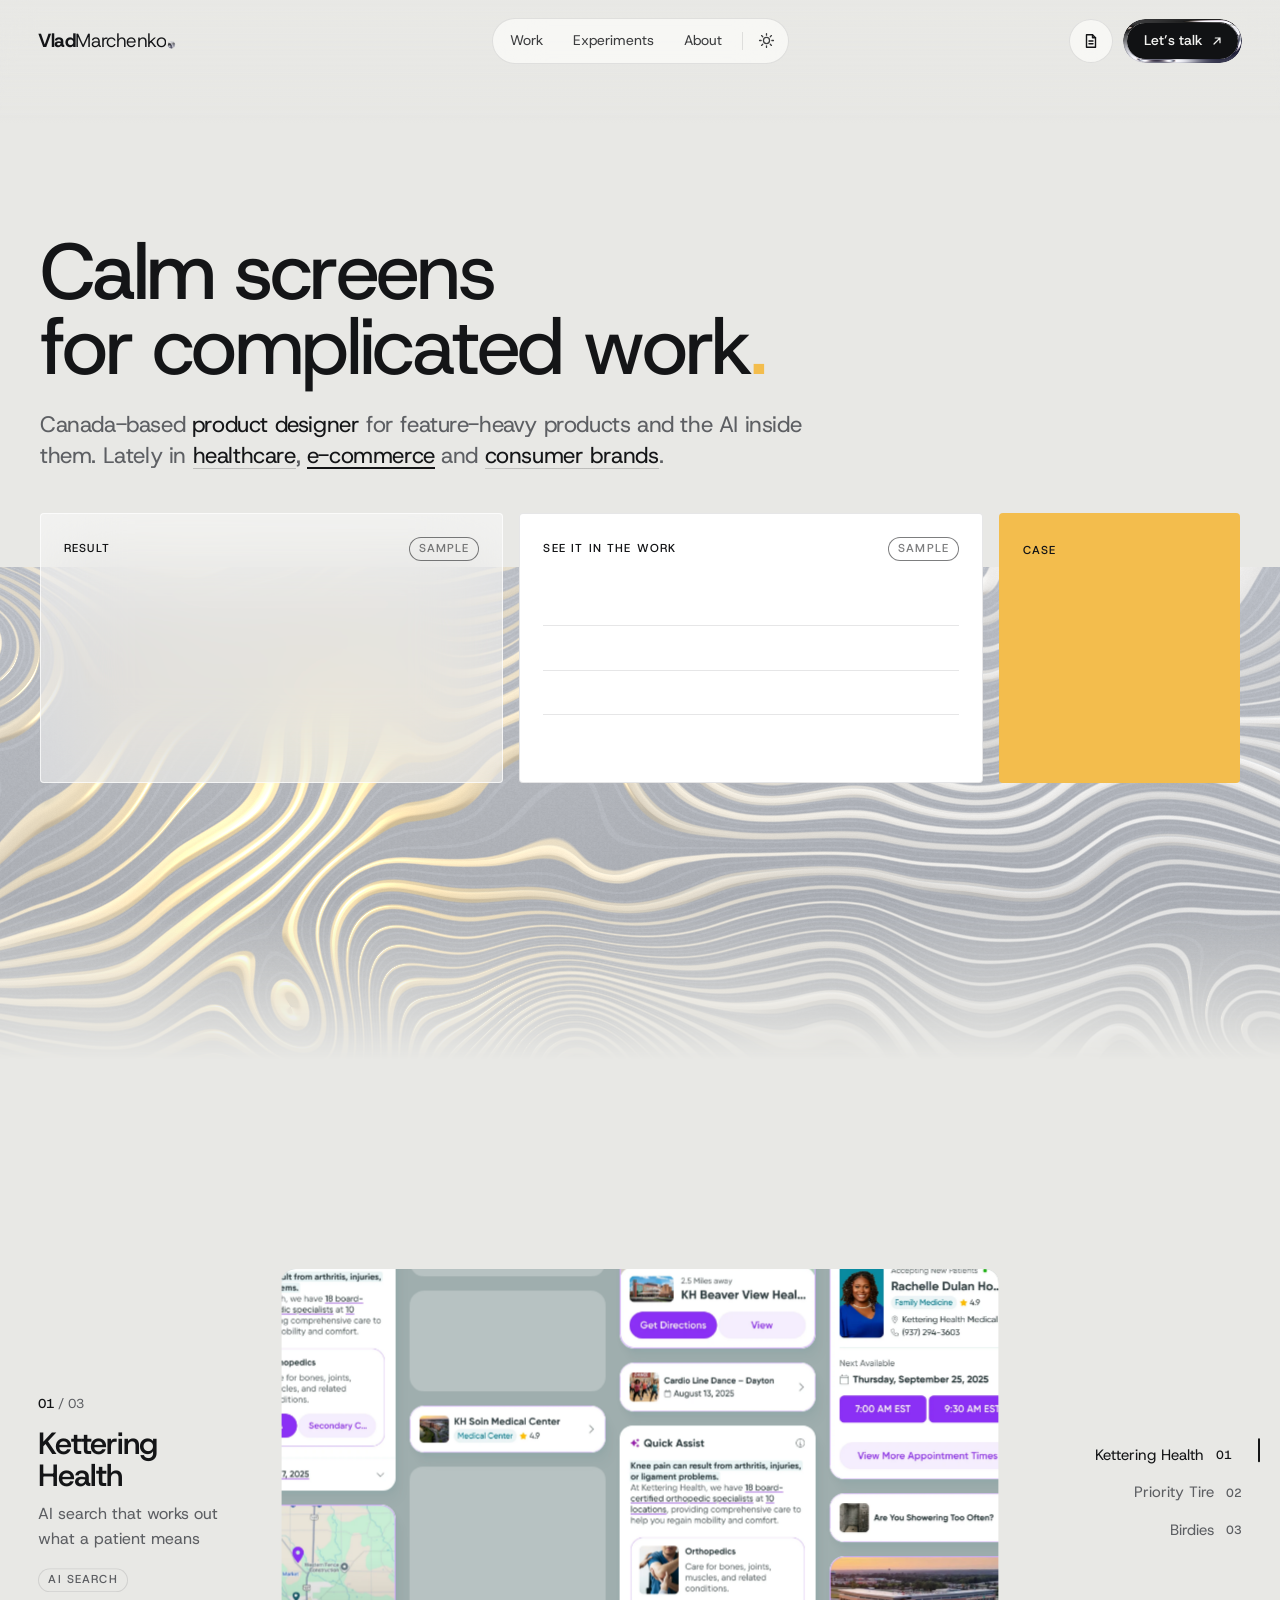
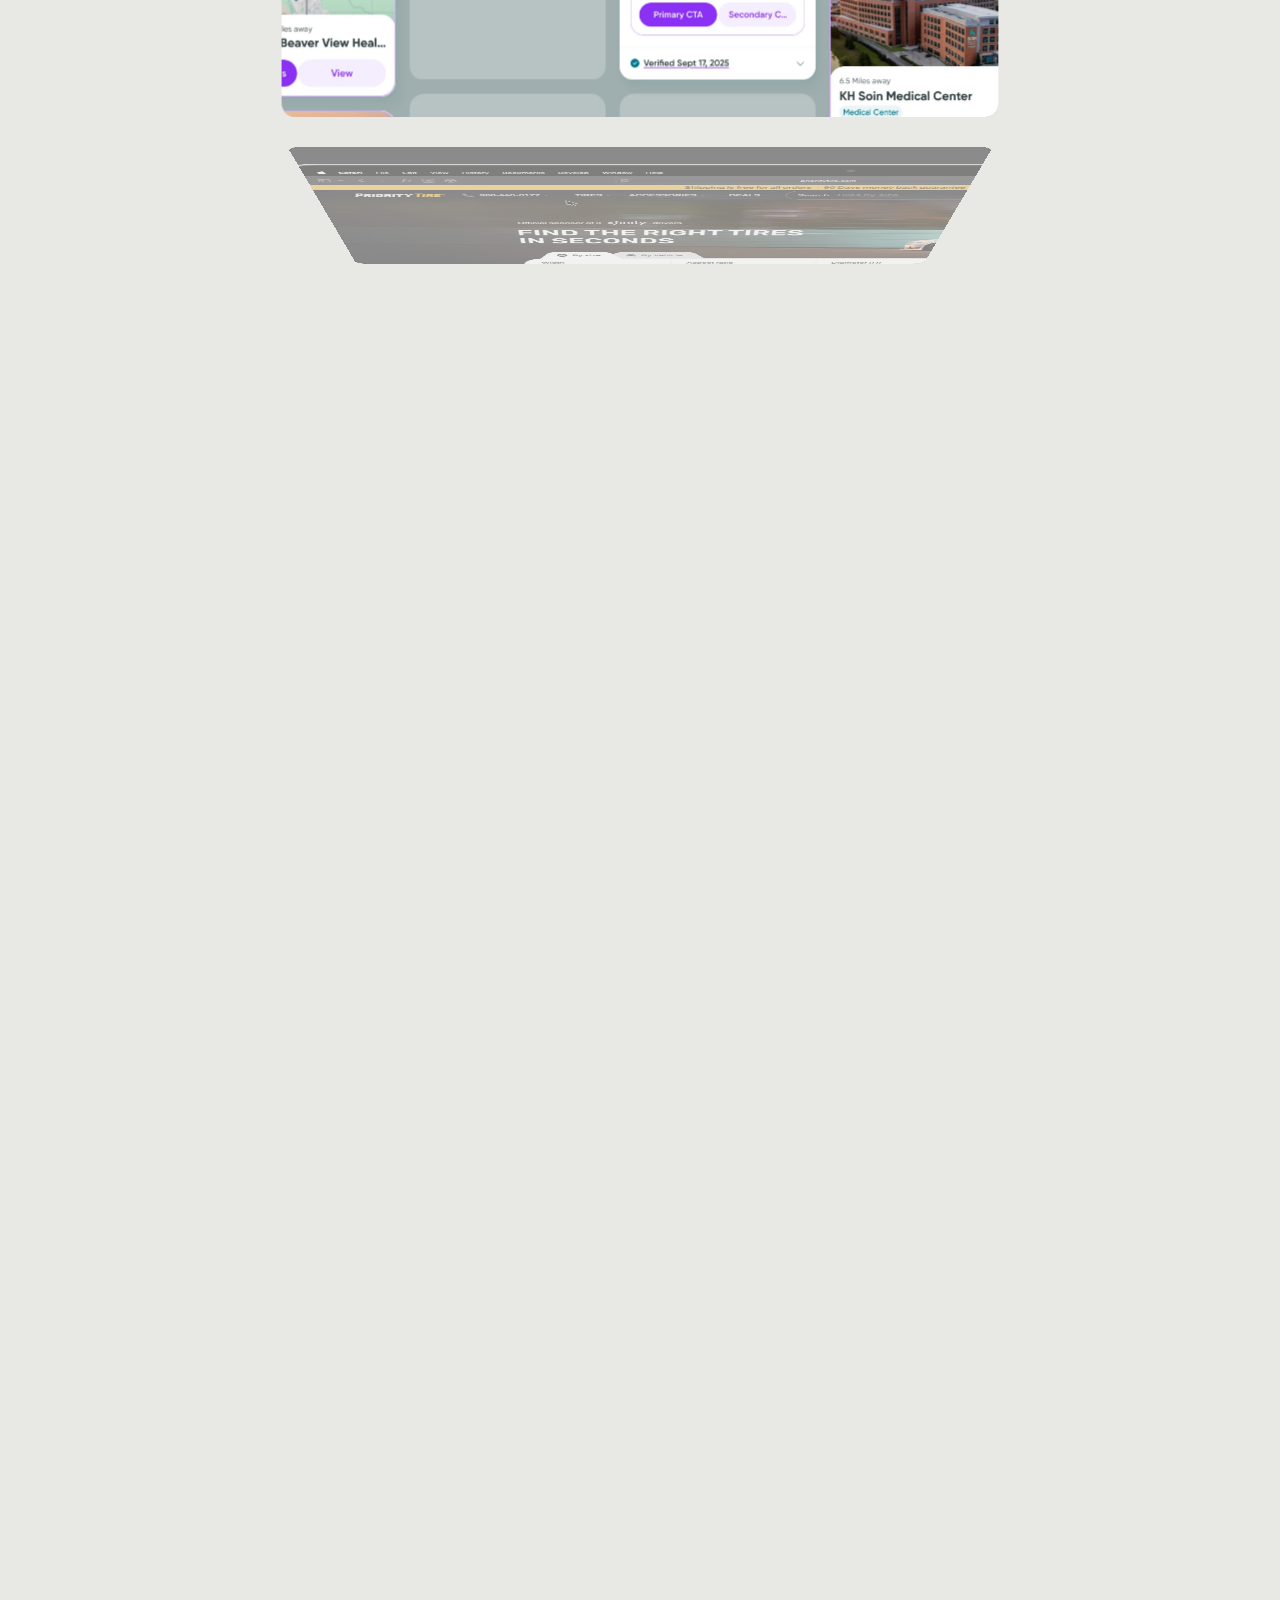
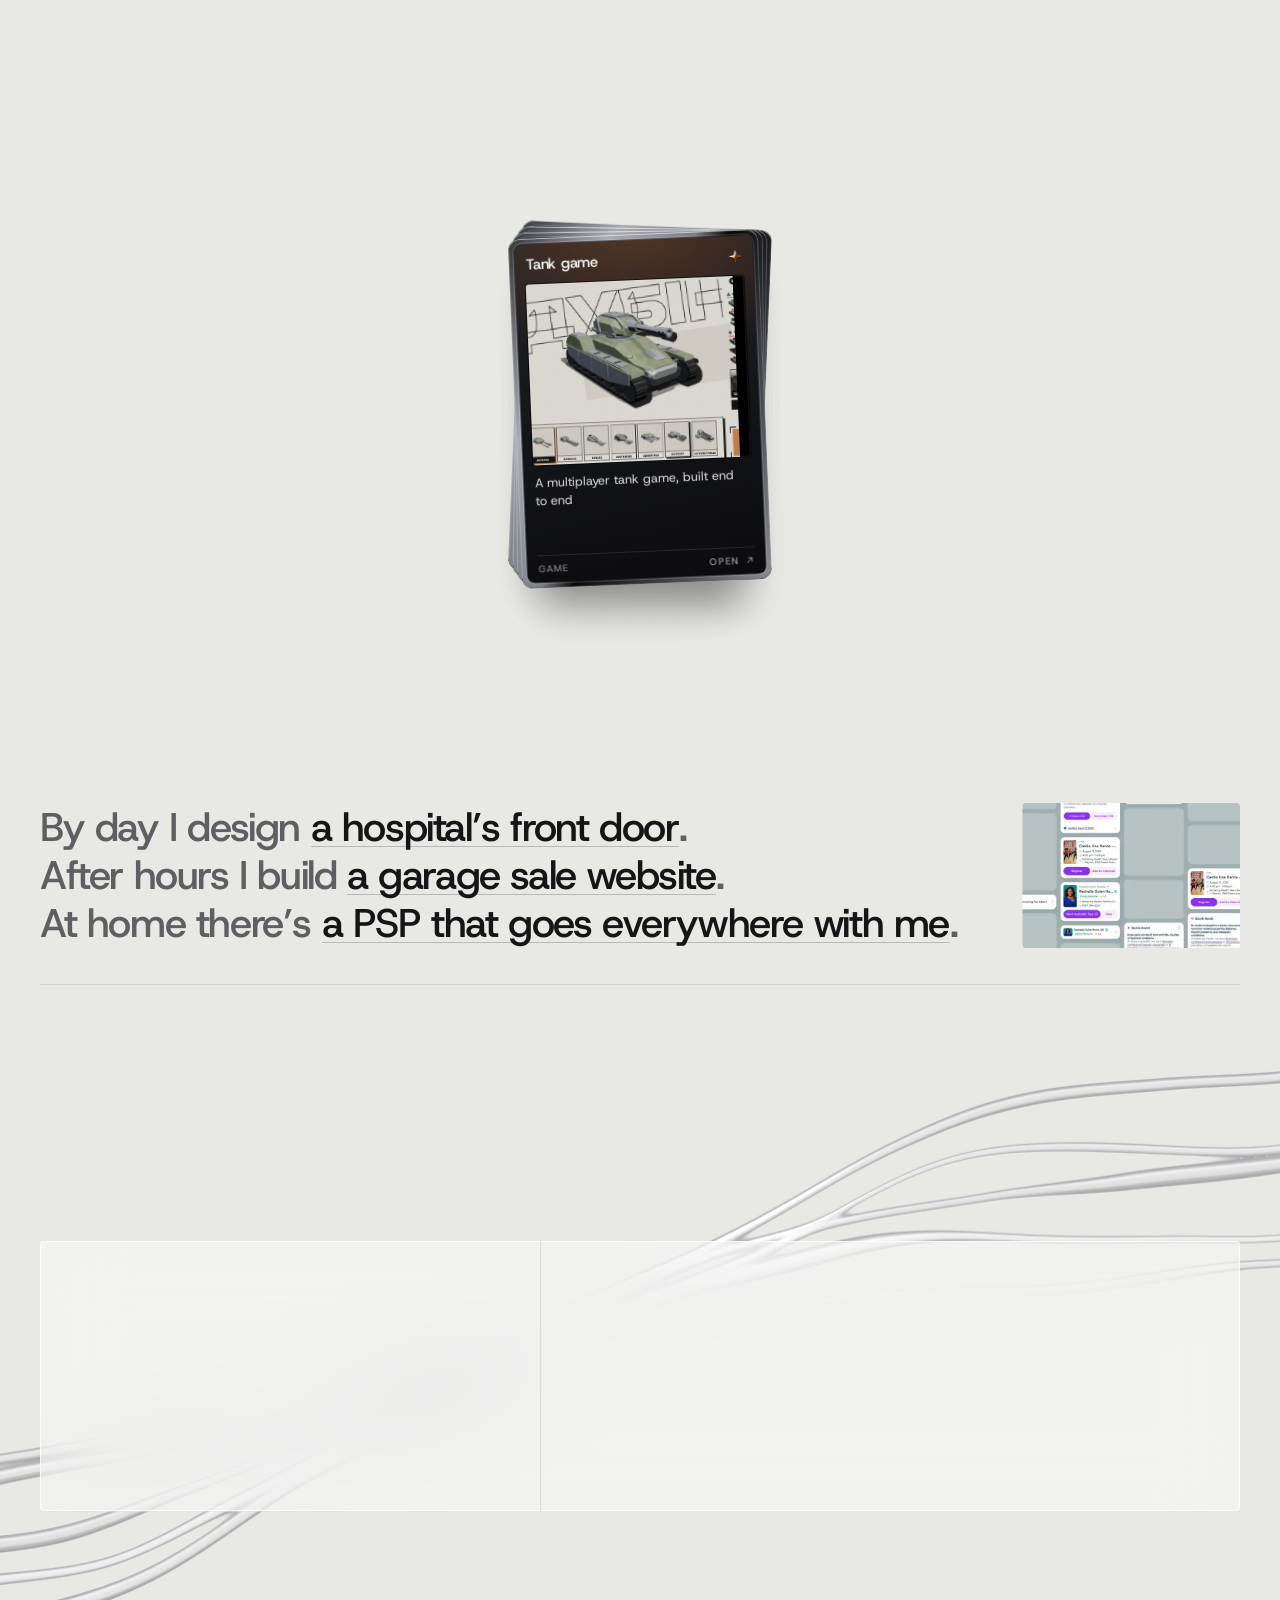
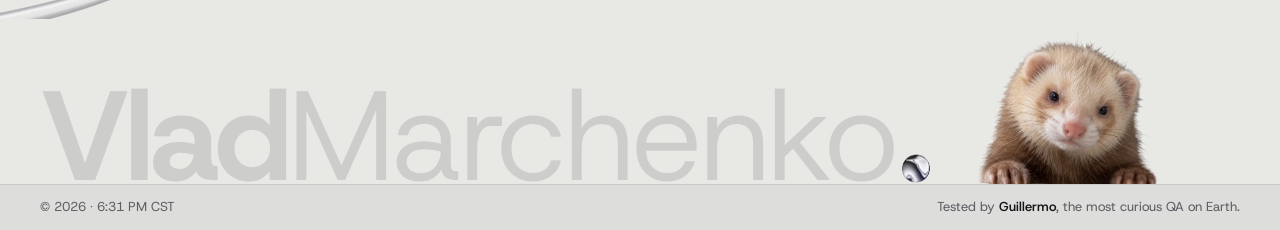
<file: index.html>
<!doctype html><html><head><meta name="robots" content="noindex"><meta charset="utf-8"><meta name=viewport content="width=device-width,initial-scale=1"><style>:root{color-scheme:light}body{margin:0;padding:0;font:14px -apple-system,BlinkMacSystemFont,sans-serif;background:#fff;color:#000}img{max-width:100%}[hidden]:not([hidden=until-found i]){display:none!important}</style></head><body>
<!doctype html><html lang="en"><head><meta charset="utf-8"><script>/* open at the top: a link (without #anchor) always lands on the start of the page; Back and Forward keep the browser's own position */(function(){try{var n=performance.getEntriesByType('navigation')[0];if(location.hash||(n&&n.type==='back_forward'))return;var me=false,end=false;function top(){if(!me&&!end&&(scrollY||document.documentElement.scrollTop))scrollTo(0,0);}['wheel','touchstart','keydown','pointerdown'].forEach(function(e){addEventListener(e,function(){me=true;},{passive:true,once:true});});addEventListener('hashchange',function(){end=true;});top();addEventListener('DOMContentLoaded',top);addEventListener('scroll',top,{passive:true});addEventListener('load',function(){var k=0;(function f(){top();if(++k<45)requestAnimationFrame(f);else end=true;})();});}catch(e){}})();</script><meta name="viewport" content="width=device-width,initial-scale=1"><title>Vlad Marchenko</title><meta name="description" content="Vlad Marchenko, product designer in Canada for feature-heavy products and the AI inside them. Case studies in healthcare, e-commerce and consumer brands."><meta property="og:type" content="website"><meta property="og:title" content="Vlad Marchenko"><meta property="og:description" content="Vlad Marchenko, product designer in Canada for feature-heavy products and the AI inside them. Case studies in healthcare, e-commerce and consumer brands."><style>
:root{
  --ground:#E8E8E5; --ink:#141517; --muted:#5D5F63; --faint:#A3A4A7; --line:rgba(16,18,22,.1);
  --glass:rgba(255,255,255,.42); --glass-2:rgba(255,255,255,.2); --glass-line:rgba(255,255,255,.65); --glass-ink:#141517; --glass-muted:rgba(20,21,23,.62);
  --nav-bg:rgba(250,250,248,.8); --frost:rgba(255,255,255,.5); --frost-hi:rgba(255,255,255,.55); --solid:#FFFFFF; --solid-line:rgba(16,18,22,.08);
  --chip:rgba(255,255,255,.6); --pill:#FFFFFF;
  --key-face:#111214; --key-ink:#F2F2F0;
  --ease:cubic-bezier(.32,.72,0,1); --out:cubic-bezier(.16,1,.3,1);
  --font:'Host Grotesk','Helvetica Neue',Arial,sans-serif;
  --ed:#8136E8; --ed-ink:#FFFFFF;
  --t-cap:11.5px; --t-text:14px; --t-lg:clamp(20px,1.9vw,26px); --t-xl:clamp(46px,6.4vw,100px); --t-num:clamp(54px,5.4vw,84px);
}
@media (prefers-color-scheme: dark){:root:not([data-theme="light"]){
  --ground:#08080A; --ink:#EEEEEC; --muted:#8C8E92; --faint:#55565A; --line:rgba(255,255,255,.09);
  --glass:rgba(255,255,255,.13); --glass-2:rgba(12,12,16,.42); --glass-line:rgba(255,255,255,.18); --glass-ink:#FFFFFF; --glass-muted:rgba(255,255,255,.66);
  --nav-bg:rgba(26,26,30,.74); --frost:rgba(22,22,28,.46); --frost-hi:rgba(255,255,255,.07); --solid:#141416; --solid-line:rgba(255,255,255,.06);
  --chip:rgba(255,255,255,.1); --pill:rgba(255,255,255,.94);
  --key-face:#F3F3F1; --key-ink:#121315; color-scheme:dark}}
:root[data-theme="dark"]{
  --ground:#08080A; --ink:#EEEEEC; --muted:#8C8E92; --faint:#55565A; --line:rgba(255,255,255,.09);
  --glass:rgba(255,255,255,.13); --glass-2:rgba(12,12,16,.42); --glass-line:rgba(255,255,255,.18); --glass-ink:#FFFFFF; --glass-muted:rgba(255,255,255,.66);
  --nav-bg:rgba(26,26,30,.74); --frost:rgba(22,22,28,.46); --frost-hi:rgba(255,255,255,.07); --solid:#141416; --solid-line:rgba(255,255,255,.06);
  --chip:rgba(255,255,255,.1); --pill:rgba(255,255,255,.94);
  --key-face:#F3F3F1; --key-ink:#121315; color-scheme:dark}

*{box-sizing:border-box}
html,body{margin:0;background:var(--ground);color:var(--ink)}
body{font-family:var(--font);font-size:var(--t-text);line-height:1.5;-webkit-font-smoothing:antialiased;transition:background-color .8s var(--ease),color .8s var(--ease)}
a{color:inherit;text-decoration:none}
button{font:inherit;color:inherit}
h1,h2,h3,p{margin:0}

/* progressive blur under the header: blur and tint grow toward the top edge, no hard band */
.pblur{position:fixed;z-index:29;left:0;right:0;top:0;height:clamp(96px,14vh,140px);pointer-events:none}
.pblur i{position:absolute;inset:0}
.pblur i:nth-child(1){-webkit-backdrop-filter:blur(0.5px);backdrop-filter:blur(0.5px);-webkit-mask-image:linear-gradient(to top,transparent 0%,#000 12.5%,#000 25.0%,transparent 37.5%);mask-image:linear-gradient(to top,transparent 0%,#000 12.5%,#000 25.0%,transparent 37.5%)}
.pblur i:nth-child(2){-webkit-backdrop-filter:blur(1px);backdrop-filter:blur(1px);-webkit-mask-image:linear-gradient(to top,transparent 12.5%,#000 25.0%,#000 37.5%,transparent 50.0%);mask-image:linear-gradient(to top,transparent 12.5%,#000 25.0%,#000 37.5%,transparent 50.0%)}
.pblur i:nth-child(3){-webkit-backdrop-filter:blur(2px);backdrop-filter:blur(2px);-webkit-mask-image:linear-gradient(to top,transparent 25.0%,#000 37.5%,#000 50.0%,transparent 62.5%);mask-image:linear-gradient(to top,transparent 25.0%,#000 37.5%,#000 50.0%,transparent 62.5%)}
.pblur i:nth-child(4){-webkit-backdrop-filter:blur(4px);backdrop-filter:blur(4px);-webkit-mask-image:linear-gradient(to top,transparent 37.5%,#000 50.0%,#000 62.5%,transparent 75.0%);mask-image:linear-gradient(to top,transparent 37.5%,#000 50.0%,#000 62.5%,transparent 75.0%)}
.pblur i:nth-child(5){-webkit-backdrop-filter:blur(8px);backdrop-filter:blur(8px);-webkit-mask-image:linear-gradient(to top,transparent 50.0%,#000 62.5%,#000 75.0%,transparent 87.5%);mask-image:linear-gradient(to top,transparent 50.0%,#000 62.5%,#000 75.0%,transparent 87.5%)}
.pblur i:nth-child(6){-webkit-backdrop-filter:blur(16px);backdrop-filter:blur(16px);-webkit-mask-image:linear-gradient(to top,transparent 62.5%,#000 75.0%);mask-image:linear-gradient(to top,transparent 62.5%,#000 75.0%)}
.pblur::after{content:"";position:absolute;inset:0;background:linear-gradient(to bottom,color-mix(in srgb,var(--ground) 72%,transparent) 0%,color-mix(in srgb,var(--ground) 52%,transparent) 30%,color-mix(in srgb,var(--ground) 26%,transparent) 58%,color-mix(in srgb,var(--ground) 8%,transparent) 82%,transparent 100%)}
/* header: name left, links centred, the steel key alone on the right */
.top{position:fixed;z-index:30;left:0;right:0;top:calc(env(safe-area-inset-top,0px) + 18px);padding-inline:clamp(16px,3vw,40px);display:grid;grid-template-columns:1fr auto 1fr;align-items:center;gap:12px;pointer-events:none}
.top > *{pointer-events:auto}
.name{justify-self:start;font-weight:500;font-size:var(--t-cap);letter-spacing:.1em;text-transform:uppercase;white-space:nowrap}
.links{display:flex;align-items:center;gap:2px;padding:4px;border-radius:999px;background:var(--nav-bg);-webkit-backdrop-filter:blur(24px) saturate(140%);backdrop-filter:blur(24px) saturate(140%);box-shadow:inset 0 0 0 1px var(--line)}
.links .sep{width:1px;height:18px;background:var(--line);margin:0 4px}
.links a{font-size:var(--t-text);padding:8px 14px;border-radius:999px;color:color-mix(in srgb,var(--ink) 82%,transparent);transition:color .5s var(--ease),background-color .5s var(--ease)}
.links a:hover{color:var(--ink);background:var(--chip)}
.links a:focus-visible{outline:2px solid currentColor;outline-offset:2px}
.right{justify-self:end;display:flex;align-items:center;gap:8px}
.theme{position:relative;width:36px;height:36px;border:0;padding:0;border-radius:999px;background:transparent;color:color-mix(in srgb,var(--ink) 82%,transparent);cursor:pointer;display:grid;place-items:center;transition:transform .6s var(--ease)}
.theme:hover{transform:rotate(-14deg);color:var(--ink);background:var(--chip)}
.theme:focus-visible{outline:2px solid currentColor;outline-offset:2px}
.theme svg{position:absolute;width:17px;height:17px;transition:transform .8s var(--ease),opacity .5s var(--ease)}
.theme .moon{opacity:0;transform:rotate(-70deg) scale(.6)}
.is-dark .theme .sun{opacity:0;transform:rotate(70deg) scale(.6)}
.is-dark .theme .moon{opacity:1;transform:none}
.cta{position:relative;display:inline-flex;height:44px;padding:4px;border-radius:999px;cursor:pointer;isolation:isolate;flex:none}
.cta:focus-visible{outline:2px solid currentColor;outline-offset:3px}
.cta:active{transform:scale(.98)}
.cta .metal{position:absolute;inset:0;border-radius:inherit;overflow:hidden;z-index:1;pointer-events:none}
.cta .face{position:relative;display:flex;align-items:center;gap:9px;height:100%;padding:0 15px 0 17px;border-radius:999px;background:var(--key-face);color:var(--key-ink);font-weight:500;font-size:var(--fs-small);white-space:nowrap;transition:background-color .8s var(--ease),color .8s var(--ease)}
.arrows{position:relative;width:12px;height:12px;overflow:hidden;flex:none}
.arrows svg{position:absolute;inset:0;transition:transform .7s var(--ease)}
.arrows svg + svg{transform:translate(-120%,120%)}
.cta:hover .arrows svg:first-child,.go:hover .arrows svg:first-child,.case-go:hover .arrows svg:first-child{transform:translate(120%,-120%)}
.cta:hover .arrows svg + svg,.go:hover .arrows svg + svg,.case-go:hover .arrows svg + svg{transform:translate(0,0)}
.wrap{width:min(1200px,calc(100vw - 2 * clamp(16px,3vw,40px)));margin:0 auto}
.g5{display:grid;grid-template-columns:repeat(5,minmax(0,1fr));column-gap:16px}
.cap{font-size:var(--t-cap);letter-spacing:.1em;text-transform:uppercase;font-weight:500;color:var(--muted)}
.pending{align-self:flex-start;display:inline-flex;align-items:center;height:var(--tag);padding:0 9px;border-radius:999px;box-shadow:inset 0 0 0 1px var(--line);font-size:var(--t-cap);letter-spacing:.1em;text-transform:uppercase;font-weight:500;color:var(--muted)}

/* arrows only on the main key and the round steel keys; text links get a quiet underline instead */
.arrows{display:none!important}
.cta .arrows,.bigkey .arrows,.btn.steel .arrows,.okey .arrows{display:inline-block!important}
.cgo{display:none!important}
.contacts a:hover .cl,.facts a:hover span:first-child,.clinks a:hover,.nlink:hover,.nudge a:hover,.go2:hover,.visit:hover,.next .go{text-decoration:underline;text-decoration-thickness:1px;text-underline-offset:4px}
.next .go{display:none}
:root{--accent:#8136E8;--ai1:#8136E8;--ai2:#C23FD9;--ai3:#F06FB4}
.is-dark{--accent:#A57BFF}
.top.on-shot .name{color:#fff}
figure{margin:0}
figure img{display:block;width:100%;height:auto;background:var(--line)}
.mask .m{display:inline-block;overflow:hidden;vertical-align:top;padding-bottom:.1em;margin-bottom:-.1em}
.mask .mw{display:inline-block;transform:translateY(108%);transition:transform 1.15s var(--out);transition-delay:calc(var(--i) * 42ms + var(--d,0ms))}
.mask.in .mw{transform:none}
.w{display:inline}
.wait .w{opacity:0}
.stream .w{animation:wIn 1s var(--out) both;animation-delay:calc(var(--i) * 17ms)}
@keyframes wIn{0%{opacity:0;filter:blur(7px);color:var(--ai2)}45%{opacity:1;filter:blur(0);color:var(--accent)}}
.fig .fr{overflow:hidden;clip-path:inset(16% 0 0 0);transition:clip-path 1.5s var(--out)}
.fig .fr img{transform:translateY(var(--py,0px)) scale(var(--sc,1.14));transition:transform 1.9s var(--out)}
.fig.in .fr{clip-path:inset(0)}
.fig.in .fr img{--sc:1}
.fig.par.in .fr img{--sc:1.08}
.rv{opacity:0;transform:translateY(22px);transition:opacity 1s var(--ease),transform 1.3s var(--out)}
.rv.in{opacity:1;transform:none}
.shim{background:linear-gradient(90deg,var(--muted) 0%,var(--muted) 35%,var(--ink) 50%,var(--muted) 65%,var(--muted) 100%);background-size:250% 100%;-webkit-background-clip:text;background-clip:text;color:transparent;animation:shim 1.3s linear infinite}
@keyframes shim{from{background-position:100% 0}to{background-position:-150% 0}}
.spec{margin:0}
.spec div{position:relative;display:grid;grid-template-columns:140px minmax(0,1fr);gap:16px;padding:14px 0;align-items:baseline;opacity:0;transform:translateY(10px);transition:opacity .9s var(--ease),transform 1.1s var(--out);transition-delay:calc(var(--r) * 70ms)}
.spec div::before{content:"";position:absolute;left:0;right:0;top:0;height:1px;background:var(--line);transform:scaleX(0);transform-origin:left;transition:transform 1.4s var(--out);transition-delay:calc(var(--r) * 70ms)}
.spec.in div{opacity:1;transform:none}
.spec.in div::before{transform:none}
.spec dt{font-size:var(--t-cap);letter-spacing:.1em;text-transform:uppercase;font-weight:500;color:var(--muted)}
.spec dd{margin:0;font-size:var(--fs-body);line-height:1.5}
.spec dd.soft{color:var(--muted)}
.spec .pending{margin-left:8px;vertical-align:1px}
.ext{position:relative;display:inline-flex;align-items:center;gap:8px;padding-bottom:2px}
.ext::after{content:"";position:absolute;left:0;right:0;bottom:0;height:1px;background:currentColor;transform-origin:right;transition:transform .7s var(--out)}
.ext:hover::after{transform:scaleX(0)}
.ext .arrows{width:11px;height:11px}
.ext:hover .arrows svg:first-child,.btn:hover .arrows svg:first-child,.nlink:hover .arrows svg:first-child{transform:translate(120%,-120%)}
.ext:hover .arrows svg + svg,.btn:hover .arrows svg + svg,.nlink:hover .arrows svg + svg{transform:none}
.btn{position:relative;display:inline-flex;align-items:center;gap:9px;height:var(--key-m);padding:5px;border:0;border-radius:999px;cursor:pointer;font:inherit;font-weight:500;isolation:isolate;background:none;color:inherit}
.btn .face{position:relative;z-index:2;display:flex;align-items:center;gap:9px;height:100%;padding:0 17px 0 19px;border-radius:999px}
.btn.steel .metal{position:absolute;inset:0;border-radius:inherit;overflow:hidden;z-index:1;pointer-events:none}
.btn.steel .face{background:var(--key-face);color:var(--key-ink)}
.btn.line{padding:0 20px;box-shadow:inset 0 0 0 1px var(--line)}
.btn:focus-visible,.ext:focus-visible{outline:2px solid currentColor;outline-offset:3px}
.copied{font-size:var(--fs-caption);color:var(--muted);opacity:0;transform:translateX(-6px);transition:opacity .5s var(--ease),transform .7s var(--out)}
.copied.on{opacity:1;transform:none}
.sec .brief,.sec .txt p{text-wrap:pretty}
.txt{display:grid;grid-template-rows:0fr;opacity:0;transition:grid-template-rows .8s var(--out),opacity .6s var(--ease)}
.txt > div{overflow:hidden;min-height:0}
.lv-standard .t1,.lv-full .txt{grid-template-rows:1fr;opacity:1}
.lv-standard .brief,.lv-full .brief{display:none}
.x{display:grid;grid-template-rows:1fr;transition:grid-template-rows .8s var(--out),opacity .6s var(--ease)}
.x > div{overflow:hidden;min-height:0}
.lv-brief .x{grid-template-rows:0fr;opacity:0}
@media (max-width:760px){.links a{display:none}.links .sep{display:none}.top{grid-template-columns:1fr auto auto}.spec div{grid-template-columns:100px minmax(0,1fr)}}
@media (prefers-reduced-motion: reduce){*{transition:none!important;animation:none!important}.rv,.spec div{opacity:1;transform:none}.mask .mw{transform:none}.fig .fr{clip-path:none}.wait .w{opacity:1}}

/* header: the résumé is a small round key beside the main key.
   Hover: a paper copy slides down from behind the header and peeks out from under the key, the icon turns into a download arrow,
   and a short label says what a click does. Click: the paper drops into the key and a tick confirms it. */
.right{position:relative;gap:10px}
.cvw{position:relative;height:44px;flex:none;display:flex;justify-content:flex-end}
.cv{position:relative;z-index:3;display:flex;align-items:center;justify-content:flex-end;gap:0;height:44px;min-width:44px;padding:0 14px;border-radius:999px;background:var(--nav-bg);-webkit-backdrop-filter:blur(14px) saturate(150%);backdrop-filter:blur(14px) saturate(150%);box-shadow:inset 0 0 0 1px var(--line),inset 0 1px 0 rgba(255,255,255,.18);color:var(--ink);transition:transform .7s var(--out),gap .7s var(--out)}
.cv:active{transform:scale(.95)}
.cv .ic{position:relative;width:16px;height:16px;overflow:hidden;flex:none}
.cv .ic svg{position:absolute;inset:0;width:16px;height:16px;transition:transform .7s var(--out),opacity .4s var(--ease)}
.cv .ic .dl,.cv .ic .ok{transform:translateY(-120%)}
.cvw:hover .ic .doc,.cv:focus-visible .ic .doc{transform:translateY(120%)}
.cvw:hover .ic .dl,.cv:focus-visible .ic .dl{transform:none}
.cvw.got .ic .doc,.cvw.got .ic .dl{transform:translateY(120%);opacity:0}
.cvw.got .ic .ok{transform:none}
.cv:focus-visible{outline:2px solid currentColor;outline-offset:3px}
/* résumé hint: a sheet hangs from the top edge of the page right behind the key, only its lower edge shows;
   a quiet caption says what a click does. Click: the sheet drops a little further, then leaves. */
.cvlbl{display:none}
/* the résumé as a file being dragged in from the top edge: a document thumbnail with its name under it, like a desktop file */
.sheet{position:fixed;z-index:29;top:0;width:84px;display:flex;flex-direction:column;align-items:center;gap:6px;pointer-events:none;
  transform:translate(-8px,-130px) rotate(16deg);transition:transform 1.05s cubic-bezier(.22,1.18,.36,1)}
.sheet .doc{position:relative;width:58px;height:76px;border-radius:5px;background:#FBFBF9;box-shadow:0 0 0 .5px rgba(0,0,0,.18),0 10px 18px -8px rgba(0,0,0,.5);padding:9px 8px;display:flex;flex-direction:column;gap:3.5px;overflow:hidden}
.sheet .doc b{display:block;height:3px;width:60%;border-radius:2px;background:#1b1c1f}
.sheet .doc i{display:block;height:1.6px;border-radius:2px;background:#dcdcd9}
.sheet .doc i.s{width:58%}
.sheet .doc i.h{height:2px;width:38%;background:#bdbdba;margin-top:3px}
.sheet .doc em{position:absolute;right:5px;bottom:5px;padding:1.5px 3px;border-radius:2px;background:#D52B1E;color:#fff;font:700 6px/1 var(--font);font-style:normal;letter-spacing:.04em}
.sheet .fname{padding:2px 6px 3px;border-radius:4px;background:#2B6EF2;color:#fff;font:500 11.5px/1.2 var(--font);white-space:nowrap}
.cv-hot .sheet{transform:translate(0,-34px) rotate(6deg)}
.cv-got .sheet{transform:translate(0,-26px) rotate(7deg);transition:transform .35s var(--out)}
.cv-gone .sheet{transform:translate(-8px,-130px) rotate(16deg);transition:transform .7s var(--ease)}
.cvcap{position:absolute;right:calc(100% + 12px);top:50%;white-space:nowrap;font-size:var(--fs-caption);color:var(--ink);opacity:0;pointer-events:none;transform:translate(8px,-50%);transition:opacity .45s var(--ease),transform .8s var(--out)}
.cvw:hover .cvcap,.cvw.got .cvcap,.cv:focus-visible ~ .cvcap{opacity:1;transform:translate(0,-50%)}
@media (max-width:760px){.cvw{display:none}}
/* a maple leaf next to the city */
.side .where{display:flex;flex-direction:column;gap:6px}
.side .where .city{font-size:var(--fs-body);letter-spacing:-.005em;text-transform:none;font-weight:500;color:var(--ink);white-space:nowrap}
.leaf{display:inline-block;width:1.15em;height:1.15em;margin-left:.35em;vertical-align:-.2em;color:color-mix(in srgb,#D52B1E 70%,var(--muted));transform-origin:50% 90%}
.is-dark .leaf{color:color-mix(in srgb,#E5483B 70%,var(--muted))}
.lit .side .leaf{animation:leafIn 1.6s var(--out) 1.1s both}
@keyframes leafIn{0%{opacity:0;transform:translate(-4px,-16px) rotate(-40deg)}60%{opacity:1;transform:translate(1px,1px) rotate(8deg)}100%{transform:none}}
.where:hover .leaf,.afacts span:hover .leaf{animation:sway 1.4s var(--ease)}
@keyframes sway{30%{transform:rotate(-12deg)}65%{transform:rotate(7deg)}}

/* ===== case kit ===== */
:root{--accent-t:color-mix(in srgb,var(--accent) 46%,#141517);--ph-bg:color-mix(in srgb,var(--ink) 5%,var(--ground));--ph-sheen:rgba(255,255,255,.5)}
.is-dark{--accent-t:var(--accent);--ph-bg:color-mix(in srgb,var(--ink) 6%,var(--ground));--ph-sheen:rgba(255,255,255,.045)}
.nlink{color:var(--accent-t)}
.sec{margin-top:var(--sec)}
.h2k{font-size:var(--fs-h2);line-height:1.04;font-weight:540;letter-spacing:-.04em;text-wrap:balance}
.soft{color:var(--muted)}
.tag{position:absolute;z-index:2;top:14px;display:inline-flex;align-items:center;height:var(--tag);padding:0 10px;border-radius:999px;font-size:var(--t-cap);letter-spacing:.1em;text-transform:uppercase;font-weight:500;line-height:1;background:rgba(255,255,255,.9);color:#141517;transition:opacity .4s var(--ease)}
.tag.dk{background:rgba(20,21,23,.78);color:#fff}
.lead2{font-size:var(--fs-body);line-height:1.6;color:var(--muted);text-wrap:pretty}

/* placeholder: says what goes here, at the right size */
.ph{position:relative;width:100%;aspect-ratio:var(--ar,16/10);background:var(--ph-bg);overflow:hidden;display:flex;flex-direction:column;justify-content:flex-end;gap:6px;padding:clamp(16px,2vw,24px);color:var(--ink)}
.ph::before{content:"";position:absolute;inset:0;background:linear-gradient(105deg,transparent 38%,var(--ph-sheen) 50%,transparent 62%);background-size:260% 100%;animation:phs 5.5s var(--ease) infinite}
@keyframes phs{0%{background-position:130% 0}60%,100%{background-position:-130% 0}}
.ph .pk{position:relative;font-size:var(--t-cap);letter-spacing:.1em;text-transform:uppercase;font-weight:500;color:var(--muted)}
.ph .pn{position:relative;font-size:var(--fs-body);line-height:1.35;max-width:24em}
.ph .pt{position:absolute;top:14px;left:14px}
.ph .pg{position:absolute;left:50%;top:50%;width:56px;height:56px;margin:-28px 0 0 -28px;border-radius:999px;box-shadow:inset 0 0 0 1px var(--line);display:grid;place-items:center;color:var(--muted)}
.ph .pg svg{width:16px;height:16px;margin-left:2px}
.fill .ph,.fill > .ph{position:absolute;inset:0;aspect-ratio:auto;height:100%}

/* video key: small round glass, always there so motion can be stopped */
.vp{position:absolute;z-index:4;right:14px;bottom:14px;width:var(--key-s);height:var(--key-s);border:0;padding:0;border-radius:999px;cursor:pointer;color:#fff;background:rgba(18,18,20,.36);-webkit-backdrop-filter:blur(14px) saturate(150%);backdrop-filter:blur(14px) saturate(150%);box-shadow:inset 0 0 0 1px rgba(255,255,255,.2);display:grid;place-items:center;transition:transform .6s var(--out),opacity .5s var(--ease)}
.vp svg{position:absolute;width:14px;height:14px;transition:transform .6s var(--out),opacity .35s var(--ease)}
.vp .pl{opacity:0;transform:scale(.5)}
.paused .vp .pl{opacity:1;transform:none}
.paused .vp .pa{opacity:0;transform:scale(.5)}
.vp:active{transform:scale(.92)}
.vp:focus-visible{outline:2px solid #fff;outline-offset:3px}
video{display:block;width:100%;height:auto}

/* steel-framed screen that leans toward the pointer */
.vframe{position:relative;will-change:transform;transform:perspective(1800px) rotateX(var(--rx,0deg)) rotateY(var(--ry,0deg))}
.vframe .bez{position:absolute;inset:-9px;pointer-events:none}
.vframe .bez .metal{position:absolute;inset:0;overflow:hidden}
.vframe .scr{position:relative;overflow:hidden;background:#000;aspect-ratio:var(--ar,16/9)}
.vframe .scr > video,.vframe .scr > img{width:100%;height:100%;object-fit:cover}
.vframe .scr > .ph{position:absolute;inset:0;aspect-ratio:auto}

/* cover: framed screen */
.coverF{margin-top:clamp(56px,8vh,96px)}
.coverF .cap3{margin-top:22px;font-size:var(--fs-caption);color:var(--muted)}
/* cover: split */
.heroS{padding-top:clamp(120px,17vh,170px);display:grid;grid-template-columns:minmax(0,5fr) minmax(0,7fr);gap:clamp(32px,4vw,64px);align-items:end}
.heroS h1{margin-top:18px;font-size:var(--fs-display);line-height:.98;font-weight:540;letter-spacing:-.05em;--d:150ms}
.heroS .lead{margin-top:24px;font-size:var(--fs-lead);line-height:1.45;color:var(--muted);max-width:30em}
.heroS .ext{margin-top:22px}
.heroS .k{display:block;font-size:var(--t-cap);letter-spacing:.1em;text-transform:uppercase;font-weight:500;color:var(--muted)}
.heroS .pic{position:relative;height:min(76vh,760px);overflow:hidden;clip-path:inset(100% 0 0 0);transition:clip-path 1.6s var(--out) .25s}
.loaded .heroS .pic{clip-path:inset(0)}
.heroS .pic img{width:100%;height:calc(100% + 80px);object-fit:cover;object-position:var(--pos,50% 50%);transform:translateY(var(--py,0px)) scale(var(--sc,1.12));transition:transform 2s var(--out) .25s}
.loaded .heroS .pic img{--sc:1}

/* before / after: drag the line */
.cmpS{display:grid;grid-template-columns:minmax(0,7fr) minmax(0,4fr);gap:clamp(32px,5vw,80px);align-items:end}
.cmp{position:relative;aspect-ratio:var(--ar,16/10);overflow:hidden;user-select:none;-webkit-user-select:none;touch-action:pan-y;cursor:ew-resize;background:var(--ph-bg);--p:.5}
.cmp .cb,.cmp .ca{position:absolute;inset:0}
.cmp .ca{clip-path:inset(0 0 0 calc(var(--p) * 100%))}
.cmp img,.cmp video{width:100%;height:100%;object-fit:cover;object-position:top left;pointer-events:none;-webkit-user-drag:none}
.cmp .ca .ph{background:color-mix(in srgb,var(--ink) 9%,var(--ground))}
.cmp .tag.b{left:14px}.cmp .tag.a{right:14px}
.cmp .hd{position:absolute;z-index:3;top:0;bottom:0;left:calc(var(--p) * 100%);width:0;pointer-events:none}
.cmp .hd .ln{position:absolute;top:0;bottom:0;left:-.5px;width:1px;background:rgba(255,255,255,.95);box-shadow:0 0 0 .5px rgba(0,0,0,.14)}
.cmp .knob{position:absolute;top:50%;left:0;width:var(--round-l);height:var(--round-l);margin:-28px 0 0 -28px;border-radius:999px;transition:transform .6s var(--out)}
.cmp .knob .metal{position:absolute;inset:0;border-radius:999px;overflow:hidden}
.cmp .knob .in{position:absolute;inset:5px;border-radius:999px;background:var(--key-face);color:var(--key-ink);display:grid;place-items:center}
.cmp .knob svg{width:18px;height:11px;transition:transform .6s var(--out)}
.cmp.drag .knob{transform:scale(.9)}
.cmp:hover .knob svg{transform:scaleX(1.25)}
.cmp input{position:absolute;width:1px;height:1px;opacity:0;pointer-events:none}
.cmp:focus-within .knob{outline:2px solid #fff;outline-offset:3px}
.cmpT h2{margin-top:14px}
.cmpT p{margin-top:16px}
.cmpT .hint{margin-top:22px;display:inline-flex;align-items:center;gap:10px;font-size:var(--fs-caption);color:var(--muted)}
.cmpT .hint i{display:block;width:34px;height:1px;background:currentColor;transform-origin:left;animation:hint 2.6s var(--ease) infinite}
@keyframes hint{0%{transform:scaleX(.2)}50%{transform:scaleX(1)}100%{transform:scaleX(.2)}}

/* numbers */
.numS .nh{display:flex;align-items:center;gap:12px}
.ng{margin-top:28px;display:grid;grid-template-columns:repeat(var(--n,4),minmax(0,1fr));gap:16px}
.nmb{position:relative;padding-top:22px;opacity:0;transform:translateY(14px);transition:opacity 1s var(--ease),transform 1.2s var(--out);transition-delay:calc(var(--k) * 90ms)}
.nmb::before{content:"";position:absolute;left:0;right:0;top:0;height:1px;background:var(--line);transform:scaleX(0);transform-origin:left;transition:transform 1.4s var(--out);transition-delay:calc(var(--k) * 90ms)}
.numS.in .nmb{opacity:1;transform:none}
.numS.in .nmb::before{transform:none}
.nmb b{display:block;font-size:var(--t-num);font-weight:540;letter-spacing:-.05em;line-height:1;font-variant-numeric:tabular-nums;white-space:nowrap}
.nmb b .u{font-size:.46em;letter-spacing:-.02em;margin-left:.08em;color:var(--muted);font-weight:500}
.nmb p{margin-top:14px;color:var(--muted);font-size:var(--fs-body);line-height:1.45;max-width:17em}

/* video block: text narrow on the left, framed screen on the right */
.vidS{display:grid;grid-template-columns:minmax(0,3fr) minmax(0,9fr);gap:clamp(28px,4vw,64px);align-items:end}
.vidS .vtx p{margin-top:14px;font-size:var(--fs-body);line-height:1.5}

/* quote */
.qS{display:grid;grid-template-columns:repeat(12,minmax(0,1fr));column-gap:16px}
.qS figure{grid-column:4 / span 8;margin:0}
.qS blockquote{margin:0;font-size:var(--fs-statement);line-height:1.16;letter-spacing:-.03em;font-weight:500;text-wrap:balance}
.qS blockquote .qm{color:var(--accent-t)}
.qS figcaption{margin-top:30px;display:flex;align-items:center;gap:14px;font-size:var(--fs-small)}
.qS .av{width:44px;height:44px;border-radius:999px;flex:none;display:grid;place-items:center;font-weight:500;font-size:var(--fs-small);background:var(--accent);color:var(--accent-on)}
.qS figcaption b{display:block;font-weight:500;font-size:var(--fs-body)}
.qS figcaption .soft{display:block}

/* what I'd do differently: square cards */
.dfS .dh{display:grid;grid-template-columns:minmax(0,1fr) auto;align-items:end;gap:24px}
.dfS .dh h2{margin-top:14px}
.dg{margin-top:32px;display:grid;grid-template-columns:repeat(var(--n,3),minmax(0,1fr));gap:16px}
.dc{background:var(--solid);padding:clamp(22px,2.4vw,32px);min-height:clamp(220px,26vh,280px);display:flex;flex-direction:column;justify-content:space-between;gap:48px;opacity:0;transform:translateY(24px);transition:opacity 1s var(--ease),transform 1.3s var(--out);transition-delay:calc(var(--k) * 110ms)}
.dfS.in .dc{opacity:1;transform:none}
.dc .i{font-size:var(--fs-caption);color:var(--muted);font-variant-numeric:tabular-nums}
.dc h3{margin:0;font-size:var(--fs-title);font-weight:540;letter-spacing:-.02em}
.dc p{margin-top:8px;color:var(--muted);font-size:var(--fs-body);line-height:1.55}

/* team and tools */
.tmS{display:grid;grid-template-columns:repeat(12,minmax(0,1fr));column-gap:16px;align-items:start}
.tmS .c1{grid-column:1 / span 3}
.tmS .c2{grid-column:4 / span 5}
.tmS .c3{grid-column:9 / span 4}
.tmS .c2 .cap,.tmS .c3 .cap{display:block;margin-bottom:10px}
.rows div{display:flex;justify-content:space-between;gap:16px;padding:12px 0;border-bottom:1px solid var(--line);font-size:var(--fs-body)}
.rows div span:last-child{color:var(--muted);text-align:right}
.chips{display:flex;flex-wrap:wrap;gap:8px}
.chip{display:inline-flex;align-items:center;height:var(--key-s);padding:0 14px;border-radius:999px;box-shadow:inset 0 0 0 1px var(--line);font-size:var(--fs-small)}

.story{margin-top:var(--sec)}
.reel video{cursor:default}
.reel .fig .fr{position:relative}
.nextL .th .ph{height:100%;aspect-ratio:auto}
.mtx.tx{position:relative;inset:auto;opacity:1;transform:none;pointer-events:auto;overflow:visible}
.dfS .dh .pending{justify-self:start}

@media (max-width:980px){
  .heroS,.cmpS,.vidS{grid-template-columns:1fr}
  .heroS .pic{height:56vh}
  .ng{grid-template-columns:repeat(2,minmax(0,1fr));row-gap:36px}
  .dg{grid-template-columns:1fr}
  .qS figure{grid-column:1 / -1}
  .tmS{row-gap:28px}.tmS .c1,.tmS .c2,.tmS .c3{grid-column:1 / -1}
  .dfS .dh{grid-template-columns:1fr}
  .dvsw{bottom:auto;top:76px;right:50%;transform:translateX(50%);white-space:nowrap;font-size:var(--fs-caption)}.dvsw span{display:none}.dvsw{display:none}
}
@media (prefers-reduced-motion: reduce){.ph::before{animation:none}.nmb,.dc{opacity:1;transform:none}.heroS .pic{clip-path:none}}

.lab{width:min(1200px,calc(100vw - 2 * clamp(16px,3vw,40px)));margin:0 auto}
.labhead{padding-top:clamp(130px,18vh,180px);padding-bottom:clamp(40px,6vh,64px)}
.labhead h1{font-size:var(--fs-display);line-height:1;font-weight:540;letter-spacing:-.05em;max-width:12em}
.labhead p{margin-top:20px;max-width:40em;color:var(--muted);font-size:var(--fs-body);line-height:1.55}
.var{position:relative;padding:clamp(90px,13vh,140px) 0 clamp(40px,6vh,60px)}
.vtag{display:flex;align-items:center;gap:10px;margin-bottom:clamp(28px,4vh,44px);font-size:var(--t-cap);letter-spacing:.1em;text-transform:uppercase;font-weight:500;color:var(--muted)}
.vtag b{font-weight:500;color:var(--ink)}
.vtag::after{content:"";flex:1;height:1px;background:var(--line)}
.sech{display:flex;align-items:center;justify-content:space-between;gap:24px;padding-top:16px;position:relative}
.sech::before{content:"";position:absolute;left:0;right:0;top:0;height:1px;background:var(--line);transform:scaleX(0);transform-origin:left;transition:transform 1.6s var(--out)}
.sech.in::before{transform:none}
.jump{position:fixed;z-index:70;left:50%;transform:translateX(-50%);bottom:calc(env(safe-area-inset-bottom,0px) + 14px);display:flex;align-items:center;gap:2px;padding:4px;border-radius:999px;background:var(--nav-bg);-webkit-backdrop-filter:blur(20px);backdrop-filter:blur(20px);box-shadow:inset 0 0 0 1px var(--line);font-size:var(--fs-caption);max-width:calc(100vw - 24px);overflow-x:auto;scrollbar-width:none;white-space:nowrap}
.jump span{padding:0 8px 0 10px;color:var(--muted)}
.jump a{padding:6px 10px;border-radius:999px;color:var(--muted);transition:color .4s var(--ease)}
.jump a:hover{color:var(--ink)}
.jump a.on{background:var(--pill);color:#141516}
.jump i{width:1px;height:16px;background:var(--line);margin:0 4px}
@font-face{font-family:'Host Grotesk';font-style:normal;font-weight:300 800;font-display:swap;src:url([data-uri]) format('woff2')}
@font-face{font-family:'Host Grotesk Fallback';src:local('Arial'),local('Helvetica Neue'),local('Liberation Sans');size-adjust:107.1%;ascent-override:94.8%;descent-override:29.4%;line-gap-override:0%}
:root{--ground:#E8E8E5;--surface:#FFFFFF;--ink:#141517;--muted:#5D5F63;--faint:#A3A4A7;--line:rgba(16,18,22,.1);--glass:rgba(250,250,248,.8);--chip:rgba(255,255,255,.6);--key-face:#111214;--key-ink:#F2F2F0;--live:#3BB273;--wip:#E0A93B;--file-pdf:#D52B1E;--file-label:#2B6EF2;--fs-display:clamp(44px,6vw,96px);--lh-display:1;--tr-display:-.05em;--w-display:540;--fs-h2:clamp(32px,3.6vw,56px);--lh-h2:1.04;--tr-h2:-.045em;--w-h2:540;--fs-statement:clamp(24px,2.4vw,36px);--lh-statement:1.2;--tr-statement:-.025em;--w-statement:500;--fs-title:22px;--lh-title:1.25;--tr-title:-.02em;--w-title:540;--fs-lead:19px;--lh-lead:1.5;--tr-lead:-.01em;--w-lead:400;--fs-body:16px;--lh-body:1.55;--tr-body:0;--w-body:400;--fs-small:14px;--lh-small:1.5;--tr-small:0;--w-small:500;--fs-caption:13px;--lh-caption:1.45;--tr-caption:0;--w-caption:400;--fs-caps:11.5px;--lh-caps:1.4;--tr-caps:.1em;--w-caps:500;--fs-number:clamp(54px,5.4vw,84px);--lh-number:1;--tr-number:-.05em;--w-number:540;--s-1:4px;--s-2:8px;--s-3:12px;--s-4:16px;--s-5:24px;--s-6:32px;--s-7:48px;--s-8:64px;--s-9:96px;--s-10:128px;--max:1200px;--gutter:clamp(16px,3vw,40px);--col-gap:16px;--sec:clamp(120px,calc(10vw + 9vh),248px);--sec-end:clamp(160px,22vh,240px);--measure:34em;--measure-statement:20em;--key-s:36px;--key-m:44px;--key-l:96px;--round-m:44px;--round-l:56px;--tag:24px;--header:44px;--r-round:999px;--r-box:4px;--r-none:0;--r-file:5px;--ease:cubic-bezier(.32,.72,0,1);--out:cubic-bezier(.16,1,.3,1);--d-state:.4s;--d-ui:.8s;--d-reveal:1.2s;--d-draw:1.6s;--stagger:60ms;--font:'Host Grotesk','Host Grotesk Fallback',Arial,sans-serif;--solid:var(--surface);--nav-bg:var(--glass);--pill:#FFFFFF;--t-cap:var(--fs-caps);--t-text:var(--fs-small);--ph-bg:color-mix(in srgb,var(--ink) 5%,var(--ground));}
@media (prefers-color-scheme: dark){:root:not([data-theme="light"]){--ground:#08080A;--surface:#141416;--ink:#EEEEEC;--muted:#8C8E92;--faint:#55565A;--line:rgba(255,255,255,.09);--glass:rgba(26,26,30,.74);--chip:rgba(255,255,255,.1);--key-face:#F3F3F1;--key-ink:#121315;--pill:rgba(255,255,255,.94);--ph-bg:color-mix(in srgb,var(--ink) 6%,var(--ground));color-scheme:dark}}
:root[data-theme="dark"]{--ground:#08080A;--surface:#141416;--ink:#EEEEEC;--muted:#8C8E92;--faint:#55565A;--line:rgba(255,255,255,.09);--glass:rgba(26,26,30,.74);--chip:rgba(255,255,255,.1);--key-face:#F3F3F1;--key-ink:#121315;--pill:rgba(255,255,255,.94);--ph-bg:color-mix(in srgb,var(--ink) 6%,var(--ground));color-scheme:dark}

body{font-family:var(--font);font-size:var(--fs-body);line-height:var(--lh-body);background:var(--ground);color:var(--ink);-webkit-font-smoothing:antialiased;font-kerning:normal}
.t-display{font-size:var(--fs-display);line-height:var(--lh-display);letter-spacing:var(--tr-display);font-weight:var(--w-display);text-wrap:balance}
.t-h2{font-size:var(--fs-h2);line-height:var(--lh-h2);letter-spacing:var(--tr-h2);font-weight:var(--w-h2);text-wrap:balance}
.t-statement{font-size:var(--fs-statement);line-height:var(--lh-statement);letter-spacing:var(--tr-statement);font-weight:var(--w-statement);text-wrap:balance}
.t-title{font-size:var(--fs-title);line-height:var(--lh-title);letter-spacing:var(--tr-title);font-weight:var(--w-title);text-wrap:balance}
.t-lead{font-size:var(--fs-lead);line-height:var(--lh-lead);letter-spacing:var(--tr-lead);font-weight:var(--w-lead);text-wrap:pretty}
.t-body{font-size:var(--fs-body);line-height:var(--lh-body);letter-spacing:var(--tr-body);font-weight:var(--w-body);text-wrap:pretty}
.t-small{font-size:var(--fs-small);line-height:var(--lh-small);letter-spacing:var(--tr-small);font-weight:var(--w-small)}
.t-caption{font-size:var(--fs-caption);line-height:var(--lh-caption);letter-spacing:var(--tr-caption);font-weight:var(--w-caption)}
.t-caps{font-size:var(--fs-caps);line-height:var(--lh-caps);letter-spacing:var(--tr-caps);font-weight:var(--w-caps);text-transform:uppercase;color:var(--muted)}
.t-number{font-size:var(--fs-number);line-height:var(--lh-number);letter-spacing:var(--tr-number);font-weight:var(--w-number);font-variant-numeric:tabular-nums}

.t-muted{color:var(--muted)}
.wrap{width:min(var(--max),calc(100vw - 2 * var(--gutter)));margin-inline:auto}
.grid12{display:grid;grid-template-columns:repeat(12,minmax(0,1fr));column-gap:var(--col-gap)}
.sechead{display:flex;align-items:center;justify-content:space-between;gap:var(--s-5);padding-top:var(--s-4);position:relative}
.sechead::before{content:"";position:absolute;left:0;right:0;top:0;height:1px;background:var(--line);transform:scaleX(0);transform-origin:left;transition:transform var(--d-draw) var(--out)}
.sechead.in::before{transform:none}

/* the résumé key never shows a caption */
.cvcap{display:none!important}
/* header holds the mark */
.top .name{text-transform:none;letter-spacing:0;font-size:inherit;display:inline-flex;align-items:center;height:var(--header)}
.top .name .mark{--mk:19px}
/* ---- name mark: Vlad + Marchenko in two weights, a small steel ball for the full stop ---- */
.mark{display:inline-flex;align-items:baseline;white-space:nowrap;font-size:var(--mk,17px);line-height:1;letter-spacing:-.03em;color:var(--ink)}
.mark b{font-weight:700}
.mark .ln{font-weight:340;display:inline-block;overflow:hidden;max-width:7em;transition:max-width 1s var(--out),opacity .5s var(--ease),font-weight .8s var(--out)}
.mark .sd{position:relative;flex:none;display:inline-block;width:.36em;height:.36em;margin-left:.08em;border-radius:999px;background:radial-gradient(circle at 35% 30%,#fff 0 12%,#c9cacd 30%,#6c6e73 62%,#e3e3e1 80%,#8d8f93);transform:translateY(.02em)}
.mark .sd .metal{position:absolute;inset:0;border-radius:999px;overflow:hidden}
.mark.lower{text-transform:lowercase}
.mark.lower b{font-weight:640}
.mark.joint .sd{margin:0 .1em;align-self:center;transform:translateY(.06em)}
.mark.fold .ln,.mark.folded .ln{max-width:0}
/* "Vlad" + ball; on hover the ball rolls right and the surname appears behind it (one turn per π·d travelled) */
.mark.fold .ln{transition:max-width 1.1s cubic-bezier(.22,.9,.3,1)}
.mark.fold .sd{transition:transform 1.1s cubic-bezier(.22,.9,.3,1)}
a:hover > .mark.fold .ln,a:focus-visible > .mark.fold .ln{max-width:var(--lnw,5.6em)}
a:hover > .mark.fold .sd,a:focus-visible > .mark.fold .sd{transform:translateY(.02em) rotate(var(--roll,1780deg))}

/* ---- keys ---- */
.key{position:relative;display:inline-flex;height:var(--key-m);padding:4px;border-radius:var(--r-round);isolation:isolate;flex:none;cursor:pointer;border:0;background:none;color:inherit;font:inherit}
.key .metal{position:absolute;inset:0;border-radius:inherit;overflow:hidden;z-index:1;pointer-events:none}
.key .face{position:relative;z-index:2;display:flex;align-items:center;gap:9px;height:100%;padding:0 16px 0 18px;border-radius:var(--r-round);background:var(--key-face);color:var(--key-ink);font-size:var(--fs-small);font-weight:500;white-space:nowrap}
.key.l{height:var(--key-l);padding:7px}.key.l .face{font-size:24px;padding:0 40px 0 44px;gap:14px}
.key .arrows{display:inline-block!important}
.rkey{position:relative;display:inline-grid;place-items:center;width:var(--round-m);height:var(--round-m);border:0;padding:0;border-radius:var(--r-round);background:none;cursor:pointer;flex:none;color:var(--key-ink)}
.rkey.l{width:var(--round-l);height:var(--round-l)}
.rkey .metal{position:absolute;inset:0;border-radius:inherit;overflow:hidden}
.rkey .in{position:absolute;inset:4px;border-radius:inherit;background:var(--key-face);display:grid;place-items:center}
.rkey.soft .in{background:var(--surface);color:var(--ink)}
.rkey svg,.rkey .arrows{width:13px;height:13px;display:inline-block!important}
.gkey{position:relative;display:inline-grid;place-items:center;width:var(--key-m);height:var(--key-m);border:0;padding:0;border-radius:var(--r-round);cursor:pointer;color:var(--ink);background:var(--glass);-webkit-backdrop-filter:blur(14px) saturate(150%);backdrop-filter:blur(14px) saturate(150%);box-shadow:inset 0 0 0 1px var(--line),inset 0 1px 0 rgba(255,255,255,.18)}
.gkey svg{width:15px;height:15px}
.lkey{display:inline-flex;align-items:center;height:var(--key-m);padding:0 18px;border:0;border-radius:var(--r-round);background:none;box-shadow:inset 0 0 0 1px var(--line);color:var(--ink);font:inherit;font-size:var(--fs-small);font-weight:500;cursor:pointer}
.chip{display:inline-flex;align-items:center;height:var(--key-s);padding:0 14px;border-radius:var(--r-round);box-shadow:inset 0 0 0 1px var(--line);font-size:var(--fs-small);color:var(--ink);background:none}
.tag2{display:inline-flex;align-items:center;height:var(--tag);padding:0 10px;border-radius:var(--r-round);box-shadow:inset 0 0 0 1px var(--line);font-size:var(--fs-caps);letter-spacing:.1em;text-transform:uppercase;font-weight:500;color:var(--muted)}
.tlink{color:var(--ink);text-decoration:none}
.tlink:hover{text-decoration:underline;text-decoration-thickness:1px;text-underline-offset:4px}
.key:focus-visible,.rkey:focus-visible,.gkey:focus-visible,.lkey:focus-visible,.tlink:focus-visible{outline:2px solid currentColor;outline-offset:3px}
.key:active,.rkey:active,.gkey:active{transform:scale(.97)}

:root{--accent:#8136E8;--ai1:#8136E8;--ai2:#C23FD9;--ai3:#F06FB4;--accent-on:#fff}
.is-dark{--accent:#A57BFF}

/* ===== shared hero ===== */
.hx{position:relative;padding-top:clamp(100px,14vh,150px)}
.cards{margin-top:clamp(24px,4vh,36px);display:grid;grid-template-columns:5fr 5fr 2.6fr;gap:var(--s-4);position:relative}
.cardx{position:relative;min-height:clamp(220px,26vh,270px);padding:24px;display:flex;flex-direction:column;justify-content:space-between;overflow:hidden;opacity:0;transform:translateY(28px);transition:opacity .9s var(--ease),transform 1.3s var(--out)}
.go .cardx{opacity:1;transform:none}
.go .cardx:nth-child(2){transition-delay:.08s}.go .cardx:nth-child(3){transition-delay:.16s}
.cardx .hd{display:flex;justify-content:space-between;align-items:center;gap:12px}
.smp{display:inline-flex;align-items:center;height:var(--tag);padding:0 10px;border-radius:999px;box-shadow:inset 0 0 0 1px currentColor;font-size:var(--fs-caps);letter-spacing:.1em;text-transform:uppercase;font-weight:500;opacity:.7}
.cardx .num{font-size:clamp(56px,min(5vw,9vh),88px);line-height:.9;letter-spacing:-.055em;font-weight:540;font-variant-numeric:tabular-nums;display:flex;align-items:baseline}
.cardx .num .u{font-size:.5em;margin-left:.04em;letter-spacing:-.03em}
.cardx h3{margin:0;font-size:var(--fs-title);font-weight:540;letter-spacing:-.02em}
.cardx .p{margin-top:4px;font-size:var(--fs-body)}
.cardx ul{list-style:none;margin:0;padding:0}
.cardx li{padding:11px 0;border-top:1px solid color-mix(in srgb,currentColor 22%,transparent);font-size:var(--fs-body);line-height:1.35}
.cardx .cap2{font-size:var(--fs-caps);letter-spacing:.1em;text-transform:uppercase;font-weight:500}
/* swap: outgoing slides up, incoming rises from a mask */
.sw{display:block;overflow:hidden}
.sw > *{display:block;transition:transform .7s var(--out),opacity .4s var(--ease)}
.swapping .sw > *{transform:translateY(-40%);opacity:0;transition-duration:.35s}
.entering .sw > *{transform:translateY(60%);opacity:0;transition:none}
/* the case card */
.cardx.case{color:var(--on);background:var(--col);cursor:pointer;text-decoration:none}
.cardx.case .shot{position:relative;display:block;flex:1 0 110px;margin:16px -24px -24px 0}
.cardx.case img{position:absolute;left:0;top:28px;width:175%;height:calc(100% + 40px);max-width:none;object-fit:cover;object-position:top left;transform:rotate(-6deg);transform-origin:left top;box-shadow:0 18px 40px -18px rgba(0,0,0,.45);transition:transform 1s var(--out)}
.cardx.case:hover img{transform:rotate(-3deg)}
.cardx.case:hover h3{text-decoration:underline;text-decoration-thickness:1px;text-underline-offset:4px}
.cardx.case:focus-visible{outline:2px solid var(--ink);outline-offset:4px}
/* glass over colour */
.glass{color:var(--on);background:color-mix(in srgb,#fff 16%,transparent);-webkit-backdrop-filter:blur(30px) saturate(150%);backdrop-filter:blur(30px) saturate(150%);box-shadow:inset 0 0 0 1px color-mix(in srgb,#fff 34%,transparent),inset 0 1px 0 color-mix(in srgb,#fff 50%,transparent)}
/* work stub under the hero, to judge the hand-over */
.wstub{padding-top:var(--sec)}
.wstub ol{list-style:none;margin:28px 0 0;padding:0}
.wstub li{display:flex;align-items:baseline;gap:24px;padding:22px 0;border-bottom:1px solid var(--line)}
.wstub li span{font-size:var(--fs-caption);color:var(--muted)}
.wstub li b{font-size:clamp(44px,6vw,92px);line-height:1;font-weight:540;letter-spacing:-.05em}
.hjump{position:fixed;z-index:70;left:50%;transform:translateX(-50%);bottom:calc(env(safe-area-inset-bottom,0px) + 14px);display:flex;gap:2px;padding:4px;border-radius:999px;background:var(--glass);-webkit-backdrop-filter:blur(20px);backdrop-filter:blur(20px);box-shadow:inset 0 0 0 1px var(--line);font-size:var(--fs-caption);white-space:nowrap}
.hjump span{padding:0 8px 0 10px;color:var(--muted);align-self:center}
.hjump a{padding:6px 11px;border-radius:999px;color:var(--muted)}.hjump a.on{background:var(--pill);color:#141516}

/* ===== A · weight field ===== */
.hx-a .hxh{margin:0;font-size:clamp(52px,min(7.2vw,12.5vh),112px);line-height:.94;letter-spacing:-.045em;font-weight:400;color:var(--ink);cursor:default}
.hx-a .hxh .ch{display:inline-block;white-space:pre;will-change:font-weight;opacity:0;transform:translateY(.35em)}
.hx-a.go .hxh .ch{opacity:1;transform:none;transition:opacity .8s var(--ease),transform 1.2s var(--out);transition-delay:calc(var(--i) * 22ms)}
.hx-a .panes{position:absolute;inset:0;pointer-events:none}
.hx-a .panes canvas{position:absolute;inset:0;width:100%;height:100%}

/* ===== B · colour in the type ===== */
@property --c1{syntax:'<color>';inherits:true;initial-value:#8136E8}
@property --c2{syntax:'<color>';inherits:true;initial-value:#C9A7FF}
@property --c3{syntax:'<color>';inherits:true;initial-value:#3A1470}
.hx-b{--c1:var(--col);transition:--c1 1.1s var(--ease),--c2 1.1s var(--ease),--c3 1.1s var(--ease)}
.hx-b .hxh{margin:0;font-size:clamp(64px,11.6vw,196px);line-height:.86;letter-spacing:-.06em;font-weight:640}
.hx-b .hxh .ln2{background:radial-gradient(60% 90% at var(--mx,30%) var(--my,30%),var(--c2),transparent 70%),radial-gradient(70% 120% at calc(100% - var(--mx,30%)) 100%,var(--c3),transparent 75%),linear-gradient(115deg,var(--c1),var(--c3) 45%,var(--c1) 70%,var(--c2));
  background-size:100% 100%,100% 100%,220% 100%;background-position:0 0,0 0,var(--bp,0%) 0;-webkit-background-clip:text;background-clip:text;color:transparent;-webkit-text-fill-color:transparent;
  animation:sat 14s var(--ease) infinite alternate;padding-bottom:.08em}
@keyframes sat{to{--bp:100%}}
@property --bp{syntax:'<percentage>';inherits:false;initial-value:0%}
.hx-b .hxh .ln2{display:block;clip-path:inset(0 0 100% 0);transform:translateY(.12em)}
.hx-b.go .hxh .ln2{clip-path:inset(0 0 -10% 0);transform:none;transition:clip-path 1.2s var(--out),transform 1.4s var(--out)}
.hx-b.go .hxh .ln2:nth-child(2){transition-delay:.12s}
.hx-b .stack{position:relative}
.hx-b .stack .cards{margin-top:calc(clamp(64px,11.6vw,196px) * -.3);z-index:2}
.hx-b .cardx.frost{color:var(--ink);background:color-mix(in srgb,var(--surface) 34%,transparent);-webkit-backdrop-filter:blur(26px) saturate(170%);backdrop-filter:blur(26px) saturate(170%);box-shadow:inset 0 0 0 1px color-mix(in srgb,var(--ink) 12%,transparent),inset 0 1px 0 color-mix(in srgb,#fff 40%,transparent)}
.hx-b .low{display:grid;grid-template-columns:minmax(0,9fr) minmax(0,3fr);gap:var(--s-6);align-items:end;margin-top:var(--s-7)}
.hx-b .low .ask{margin-top:0;width:auto}
.hx-b .hxh{padding-top:4px}

/* ===== C · the lens ===== */
.hx-c .heads{position:relative;cursor:none}
.hx-c .hxh{margin:0;font-size:clamp(56px,9vw,150px);line-height:.94;letter-spacing:-.05em;font-weight:540;color:var(--ink)}
.hx-c .under{position:absolute;inset:-40px -2000px;clip-path:circle(var(--r,0px) at var(--lx,50%) var(--ly,50%));pointer-events:none}
.hx-c .under canvas{position:absolute;inset:0;width:100%;height:100%}
.hx-c .under .hxh2{position:absolute;left:2000px;top:40px;right:2000px;margin:0;font-size:clamp(56px,9vw,150px);line-height:.94;letter-spacing:-.05em;font-weight:540;color:var(--on)}
.hx-c .rim{position:absolute;z-index:3;left:0;top:0;width:calc(var(--R1,190px) * 2 + 16px);height:calc(var(--R1,190px) * 2 + 16px);border-radius:999px;pointer-events:none;transform:translate(calc(var(--px,0px) - 50%),calc(var(--py,0px) - 50%)) scale(var(--s,0))}
.hx-c .rim .metal{position:absolute;inset:0;border-radius:999px;overflow:hidden}
.hx-c .hint{margin-top:14px;font-size:var(--fs-caption);color:var(--muted)}
.hx-c .field{position:relative;margin-top:clamp(24px,4vh,36px);padding:var(--s-7) 0}
.hx-c .field canvas{position:absolute;inset:0;width:100%;height:100%;clip-path:inset(100% 0 0 0);transition:clip-path 1.2s var(--out) .2s}
.hx-c.go .field canvas{clip-path:inset(0)}
.hx-c .field .cards{margin-top:0}
.hx-c .cardx.case{background:var(--surface);color:var(--ink)}

@media (max-width:900px){
  .hxi{grid-template-columns:1fr}.cards{grid-template-columns:1fr}
  .hx-b .stack .cards{margin-top:var(--s-5)}
  .hx-c .heads{cursor:auto}
  .cardx.case{min-height:240px}
  .cardx.case img{height:46%;bottom:-12%}
  .hx-b .low{grid-template-columns:1fr}
  .hjump span{display:none}.hjump{max-width:calc(100vw - 24px);overflow-x:auto}
}
@media (prefers-reduced-motion: reduce){.cardx,.hx-a .hxh .ch{opacity:1!important;transform:none!important}.hx-b .hxh{animation:none}.hx-b .hxh .ln2{clip-path:none;transform:none}}

/* the hero again, with the band back */
.hx-a .bstage{position:relative;margin-top:clamp(28px,4vh,40px);padding-bottom:clamp(90px,13vh,140px)}
.hx-a .band{position:absolute;left:0;right:0;bottom:0;top:clamp(44px,6vh,64px);overflow:hidden;clip-path:inset(100% 0 0 0);transition:clip-path 1.3s var(--out) .15s}
.hx-a.go .band{clip-path:inset(0)}
.hx-a .band canvas{position:absolute;inset:0;width:100%;height:100%;display:block}
.hx-a .band .liq{position:absolute;inset:0}
.hx-a .band .wash{position:absolute;inset:0;background:var(--col);mix-blend-mode:color;opacity:.32;transition:background-color .7s cubic-bezier(.33,1,.68,1);pointer-events:none}
.is-dark .hx-a .band .wash{opacity:.38}
.hx-a .bstage .cards{margin-top:0;position:relative;z-index:2}
.hx-a.go .cardx{transition-delay:.45s}.hx-a.go .cardx:nth-child(2){transition-delay:.53s}.hx-a.go .cardx:nth-child(3){transition-delay:.61s}
/* the original three cards, neutral */
.cardx.k-frost{color:var(--ink);background:color-mix(in srgb,var(--surface) 46%,transparent);-webkit-backdrop-filter:blur(40px) saturate(140%);backdrop-filter:blur(40px) saturate(140%);box-shadow:inset 0 0 0 1px color-mix(in srgb,var(--surface) 70%,transparent)}
.is-dark .cardx.k-frost{background:color-mix(in srgb,#fff 9%,transparent);box-shadow:inset 0 0 0 1px rgba(255,255,255,.14)}
.cardx.k-solid{color:var(--ink);background:var(--surface);box-shadow:inset 0 0 0 1px var(--line)}
.cardx.k-frost .smp,.cardx.k-solid .smp{opacity:.55}
.cardx.k-frost li,.cardx.k-solid li{border-top-color:var(--line)}
.cardx.case{background:var(--col);color:var(--on);transition:background-color .9s var(--ease),opacity .9s var(--ease),transform 1.3s var(--out)}
.bnote{margin-top:var(--s-4);font-size:var(--fs-caption);color:var(--muted);max-width:44em}
@media (max-width:900px){.hx-a .band{top:60px}}

/* ===================== the rest of the home page ===================== */
.mask .m{display:inline-block;overflow:hidden;vertical-align:top;padding-bottom:.1em;margin-bottom:-.1em}
.mask .mw{display:inline-block;transform:translateY(108%);transition:transform 1.15s var(--out);transition-delay:calc(var(--i) * 40ms)}
.mask.in .mw{transform:none}
.rv{opacity:0;transform:translateY(22px);transition:opacity 1s var(--ease),transform 1.3s var(--out)}
.rv.in{opacity:1;transform:none}
.intro .sub{grid-column:1 / 5;margin-top:-4px;font-size:var(--t-lg);line-height:1.3;letter-spacing:-.02em;color:var(--muted);max-width:26em;opacity:0;transform:translateY(12px);transition:opacity 1s var(--ease) .9s,transform 1.2s var(--out) .9s}
.lit .intro .sub{opacity:1;transform:none}
.sech{display:flex;align-items:baseline;justify-content:space-between;gap:24px;padding-top:16px;position:relative}
.sech::before{content:"";position:absolute;left:0;right:0;top:0;height:1px;background:var(--line);transform:scaleX(0);transform-origin:left;transition:transform 1.6s var(--out)}
.sech.in::before{transform:none}
.cap{font-size:var(--t-cap);letter-spacing:.1em;text-transform:uppercase;font-weight:500;color:var(--muted)}
.work{padding-top:clamp(120px,16vh,180px)}

/* about */
.about{padding-top:clamp(140px,20vh,220px)}
.about .state{margin-top:clamp(40px,6vh,64px);font-size:clamp(40px,5.6vw,88px);line-height:1;font-weight:540;letter-spacing:-.05em;max-width:12em;text-wrap:balance}
.about .ab{margin-top:clamp(48px,7vh,80px);display:grid;grid-template-columns:repeat(5,minmax(0,1fr));column-gap:16px;row-gap:40px;align-items:start}
.about .lead2{grid-column:1 / 3;font-size:var(--t-lg);line-height:1.35;letter-spacing:-.02em;text-wrap:pretty}
.how{grid-column:3 / 6;list-style:none;margin:0;padding:0;display:grid;grid-template-columns:repeat(3,minmax(0,1fr));gap:16px;counter-reset:h}
.how li{position:relative;padding-top:18px;counter-increment:h}
.how li::before{content:"0" counter(h);display:block;font-size:var(--fs-caption);font-weight:500;color:var(--muted);font-variant-numeric:tabular-nums}
.how li::after{content:"";position:absolute;left:0;right:0;top:0;height:1px;background:var(--ink);transform:scaleX(0);transform-origin:left;transition:transform 1.4s var(--out);transition-delay:calc(var(--k) * 180ms + .2s)}
.how.in li::after{transform:none}
.how h3{margin:10px 0 0;font-size:19px;font-weight:540;letter-spacing:-.015em}
.how p{margin:8px 0 0;color:var(--muted);text-wrap:pretty}
.afacts{margin-top:clamp(48px,7vh,80px);display:flex;flex-wrap:wrap;gap:10px}
.afacts span,.afacts a{display:inline-flex;align-items:center;gap:8px;height:36px;padding:0 14px;border-radius:999px;box-shadow:inset 0 0 0 1px var(--line);font-size:var(--fs-small)}
.afacts a .arrows{width:11px;height:11px;flex:none;overflow:hidden;position:relative}
.afacts a:hover .arrows svg:first-child,.clinks a:hover .arrows svg:first-child,.go2:hover .arrows svg:first-child{transform:translate(120%,-120%)}
.afacts a:hover .arrows svg + svg,.clinks a:hover .arrows svg + svg,.go2:hover .arrows svg + svg{transform:none}


/* side projects: smaller things, a different rhythm from Work — three quiet tiles */
.side2{padding-top:clamp(140px,20vh,220px)}
.sp{margin-top:clamp(28px,4vh,44px);display:grid;grid-template-columns:repeat(3,minmax(0,1fr));gap:16px}
.spc{position:relative;display:flex;flex-direction:column;gap:10px;padding:22px 22px 0;background:var(--solid);box-shadow:inset 0 0 0 1px var(--solid-line);overflow:hidden;transition-delay:calc(var(--k) * 90ms)}
.spc .st{align-self:flex-start;display:inline-flex;align-items:center;gap:6px;height:24px;padding:0 10px;border-radius:999px;box-shadow:inset 0 0 0 1px var(--line);font-size:var(--t-cap);letter-spacing:.1em;text-transform:uppercase;font-weight:500;color:var(--muted)}
.spc .st.live::before{content:"";width:6px;height:6px;border-radius:999px;background:#3BB273}
.spc .st.wip::before{content:"";width:6px;height:6px;border-radius:999px;background:#E0A93B}
.spc h3{margin:8px 0 0;font-size:var(--fs-title);font-weight:540;letter-spacing:-.025em}
.spc p{margin:0;color:var(--muted);text-wrap:pretty}
.spc .tg{font-size:var(--fs-caption);color:var(--muted)}
.spc .ph{margin:14px -22px 0;aspect-ratio:16/10;display:grid;place-items:center;background:var(--chip);color:var(--muted);font-size:var(--fs-caption);transform:translateY(10px);transition:transform 1s var(--out)}
.spc:hover .ph{transform:none}
.spc:focus-visible{outline:2px solid var(--ink);outline-offset:4px}
/* experience: one row per role, nothing else */
.xp{list-style:none;margin:clamp(48px,7vh,80px) 0 0;padding:0}
.xp li{display:grid;grid-template-columns:150px 1.1fr 1fr 1.6fr;gap:16px;align-items:baseline;padding:18px 0;border-top:1px solid var(--line);transition-delay:calc(var(--k) * 80ms)}
.xp li:last-child{border-bottom:1px solid var(--line)}
.xp .yr{font-size:var(--fs-small);color:var(--muted);font-variant-numeric:tabular-nums}
.xp .co{font-size:19px;font-weight:540;letter-spacing:-.015em}
.xp .ro{color:var(--ink)}
.xp .nt{color:var(--muted)}
@media (max-width:900px){.sp{grid-template-columns:1fr}.xp li{grid-template-columns:1fr 1fr}.xp .nt{grid-column:1 / -1}}

/* about: a portrait beside the words and three personal objects; a different shape from every other section */
.about2{padding-top:clamp(140px,20vh,220px);display:grid;grid-template-columns:repeat(5,minmax(0,1fr));column-gap:16px;align-items:end}
.pf{grid-column:1 / 3;margin:0}
.pfi{aspect-ratio:4/5;background:var(--chip);display:grid;place-items:center;color:var(--muted);font-size:var(--fs-caption);overflow:hidden}
.ab2{grid-column:3 / 6;padding-left:clamp(0px,3vw,48px)}
.say2{margin-top:18px;font-size:var(--fs-statement);line-height:1.22;letter-spacing:-.025em;font-weight:500;text-wrap:pretty;max-width:20em}
.things{list-style:none;margin:clamp(40px,6vh,64px) 0 0;padding:0;display:grid;grid-template-columns:repeat(3,minmax(0,1fr));gap:16px}
.things li{transition-delay:calc(var(--k) * 90ms)}
.things .ti{aspect-ratio:1;background:var(--chip);display:grid;place-items:center;color:var(--muted);font-size:var(--fs-caption);overflow:hidden;transition:transform 1.2s var(--out)}
.things li:hover .ti{transform:translateY(-4px)}
.things p{margin-top:12px;color:var(--muted);font-size:var(--fs-small);line-height:1.45;text-wrap:pretty}
/* contact: centred, the steel key is the subject; the question stays small */
.cwrap{display:flex;flex-direction:column;align-items:center;text-align:center}
.cq{font-size:var(--t-lg);letter-spacing:-.02em;color:var(--muted)}
.contact .crow{margin-top:28px;justify-content:center}
.contact .bigkey{height:96px;padding:7px}
.contact .bigkey .face{font-size:24px;padding:0 40px 0 44px}
.contact .clinks{margin-top:28px;display:flex;align-items:center;gap:14px}
.contact .clinks .dot{width:3px;height:3px;border-radius:999px;background:var(--faint)}
.contact .foot{width:100%;text-align:left}
@media (max-width:900px){.pf,.ab2{grid-column:1 / 6}.ab2{padding:28px 0 0}.pfi{aspect-ratio:1}}

/* one key at a time: the header key steps aside while the big contact key is on screen */
.top .cta{transition:opacity .5s var(--ease),transform .8s var(--out)}

.contact .fr{margin-top:18px;font-size:var(--fs-caption);color:var(--muted)}
.cvcap{display:none!important}
.leaf,.lit .side .leaf,.where:hover .leaf,.afacts span:hover .leaf{animation:none!important;transform:none!important;opacity:1!important}
/* contact: the closing key */
.contact{margin-top:clamp(160px,22vh,240px);padding:clamp(40px,6vh,64px) 0 28px;color:var(--ink);position:relative;overflow:hidden}
.contact .cap{color:color-mix(in srgb,var(--ink) 55%,transparent)}
.contact h2{margin-top:22px;font-size:clamp(48px,8vw,128px);line-height:.95;font-weight:540;letter-spacing:-.055em;text-wrap:balance;max-width:9em}
.crow{margin-top:clamp(40px,7vh,72px);display:flex;flex-wrap:wrap;align-items:center;gap:22px 28px}
.bigkey{position:relative;display:inline-flex;height:76px;padding:6px;border-radius:999px;isolation:isolate;will-change:transform}
.bigkey .metal{position:absolute;inset:0;border-radius:inherit;overflow:hidden;z-index:1;pointer-events:none}
.bigkey .face{position:relative;z-index:2;display:flex;align-items:center;gap:14px;height:100%;padding:0 30px 0 34px;border-radius:999px;background:var(--key-face);color:var(--key-ink);font-size:var(--fs-title);font-weight:500;white-space:nowrap}
.bigkey .arrows{width:15px;height:15px}
.bigkey:hover .arrows svg:first-child{transform:translate(120%,-120%)}
.bigkey:hover .arrows svg + svg{transform:none}
.bigkey:focus-visible{outline:2px solid currentColor;outline-offset:4px}
.clinks{display:flex;gap:22px}
.clinks a{display:inline-flex;align-items:center;gap:8px;font-size:var(--fs-body);color:color-mix(in srgb,var(--ink) 78%,transparent);transition:color .5s var(--ease)}
.clinks a:hover{color:var(--ink)}
.clinks .arrows{width:11px;height:11px}
.foot{margin-top:clamp(96px,14vh,150px);padding-top:18px;border-top:1px solid color-mix(in srgb,var(--ink) 14%,transparent);display:flex;justify-content:space-between;gap:20px;font-size:var(--fs-caption);color:color-mix(in srgb,var(--ink) 55%,transparent)}
.foot{align-items:center}
.totop{width:48px;height:48px;border-radius:999px;display:grid;place-items:center;box-shadow:inset 0 0 0 1px color-mix(in srgb,var(--ink) 22%,transparent);color:var(--ink);transition:box-shadow .6s var(--ease)}
.totop:hover{box-shadow:inset 0 0 0 1px var(--ink)}
.totop .ar{position:relative;width:14px;height:14px;overflow:hidden}
.totop svg{position:absolute;inset:0;transition:transform .7s var(--out)}
.totop svg + svg{transform:translateY(130%)}
.totop:hover svg:first-child{transform:translateY(-130%)}
.totop:hover svg + svg{transform:none}
.totop:focus-visible{outline:2px solid currentColor;outline-offset:3px}
.note{transition:opacity .6s var(--ease)}
.past-hero .note{opacity:0;pointer-events:none}
@media (max-width:900px){.about .lead2,.how{grid-column:1 / 6}.how{grid-template-columns:1fr}.intro .sub{grid-column:1 / 6}}
@media (prefers-reduced-motion: reduce){.mask .mw{transform:none}.rv{opacity:1;transform:none}}

/* Work B: the cases as a big index. Hover a name and a small steel-framed screen follows the pointer,
   leaning into the movement; the other names step back. */
.idx2{list-style:none;margin:clamp(24px,4vh,40px) 0 0;padding:0}
.idx2 li{position:relative}
.idx2 li::after{content:"";position:absolute;left:0;right:0;bottom:0;height:1px;background:var(--line);transform:scaleX(0);transform-origin:left;transition:transform 1.5s var(--out);transition-delay:calc(var(--k) * 120ms)}
.idx2.in li::after{transform:none}
.idx2 a{display:grid;grid-template-columns:52px minmax(0,1fr) auto;align-items:center;gap:20px;padding:clamp(22px,3.4vh,34px) 0;transition:opacity .6s var(--ease)}
.idx2 .n{font-size:var(--fs-caption);font-weight:500;color:var(--muted);font-variant-numeric:tabular-nums;align-self:start;padding-top:1.1em}
.idx2 .nm{display:block;font-size:clamp(44px,6.4vw,100px);line-height:1;font-weight:540;letter-spacing:-.05em;transition:transform 1s var(--out)}
.idx2 .ln{display:block;margin-top:12px;color:var(--muted);font-size:var(--fs-lead)}
.idx2 .tg{justify-self:end;text-align:right;font-size:var(--t-cap);letter-spacing:.1em;text-transform:uppercase;font-weight:500;color:var(--muted);max-width:16em;line-height:1.6}
.idx2.hovering a{opacity:.28}
.idx2.hovering a.on{opacity:1}
.idx2 a.on .nm{transform:translateX(18px)}
.idx2 a:focus-visible{outline:2px solid currentColor;outline-offset:4px;border-radius:8px}
.idx2 .thumb{display:none}
.peek{position:fixed;z-index:120;left:0;top:0;width:clamp(300px,30vw,440px);aspect-ratio:16/10;pointer-events:none;opacity:0;transform:translate(-50%,-50%) scale(.7);transition:opacity .45s var(--ease)}
.peek.on{opacity:1}
.peek .bez{position:absolute;inset:-6px;border-radius:0}
.peek .bez .metal{position:absolute;inset:0;border-radius:inherit;overflow:hidden}
.peek .scr{position:absolute;inset:0;border-radius:4px;overflow:hidden;background:#000}
.peek .scr > *{position:absolute;inset:0;width:100%;height:100%;object-fit:cover;object-position:top center;opacity:0;transform:scale(1.12);transition:opacity .5s var(--ease),transform 1.1s var(--out)}
.peek .scr > .on{opacity:1;transform:none}
@media (hover:none),(max-width:900px){.peek{display:none}.idx2 .thumb{display:block;margin-top:18px;border-radius:4px;overflow:hidden;aspect-ratio:16/10}.idx2 .thumb img{width:100%;height:100%;object-fit:cover;object-position:top}.idx2 a{grid-template-columns:36px minmax(0,1fr)}.idx2 .tg{display:none}}

/* ---------- How I decide · A: scroll highlight ---------- */
.pA{display:grid;grid-template-columns:minmax(0,4fr) minmax(0,8fr);gap:16px;align-items:start}
.pAl{position:sticky;top:clamp(110px,16vh,150px)}
.pAc{margin-top:12px;font-size:var(--fs-small);color:var(--muted);font-variant-numeric:tabular-nums}
.pAc b{display:inline-block;font-weight:500;color:var(--ink);min-width:1.4em}
.pAr{list-style:none;margin:0;padding:0}
.pAr li{padding:clamp(28px,6vh,56px) 0;opacity:var(--o,.16);transform:translateX(calc((1 - var(--o,.16)) * 14px));transition:opacity .25s linear}
.pAr h3{margin:0;font-size:var(--fs-h2);line-height:1;font-weight:540;letter-spacing:-.05em}
.pAr p{margin-top:14px;color:var(--muted);font-size:var(--fs-lead);max-width:26em}

/* ---------- How I decide · B: tiles that show the idea ---------- */
.pB{display:grid;grid-template-columns:repeat(2,minmax(0,1fr));gap:16px}
.ptile{background:var(--solid);padding:clamp(20px,2.2vw,28px);display:flex;flex-direction:column;gap:22px}
.ptile h3{margin:0;font-size:var(--fs-title);font-weight:540;letter-spacing:-.025em}
.ptile p{margin-top:6px;color:var(--muted);font-size:var(--fs-body)}
.demo{position:relative;height:clamp(190px,22vw,240px);background:var(--ph-bg);overflow:hidden;display:grid;place-items:center}
.demo *{animation-play-state:paused!important}
.play .demo *,.demo.play *{animation-play-state:running!important}
.wf{background:color-mix(in srgb,var(--ink) 12%,transparent);border-radius:3px}
.wf.k{background:var(--ink)}
/* 1 context */
.phn{position:relative;width:108px;height:176px;border-radius:18px;background:var(--solid);box-shadow:inset 0 0 0 1px var(--line),0 18px 30px -18px rgba(0,0,0,.35);overflow:hidden}
.phn .s{position:absolute;inset:0;padding:22px 12px 12px;display:flex;flex-direction:column;gap:7px;opacity:0;animation:ctx 9s var(--ease) infinite}
.phn .s:nth-child(2){animation-delay:3s}.phn .s:nth-child(3){animation-delay:6s}
@keyframes ctx{0%{opacity:0;transform:translateY(8px)}6%,30%{opacity:1;transform:none}36%,100%{opacity:0;transform:translateY(-8px)}}
.phn .s.n{background:#121315}.phn .s.n .wf{background:rgba(255,255,255,.16)}.phn .s.n .wf.k{background:#E8E8E5}
.ctxl{position:absolute;left:16px;top:14px;display:flex;flex-direction:column;gap:6px}
.ctxl span{font-size:var(--fs-caption);color:var(--muted);animation:ctxl 9s var(--ease) infinite}
.ctxl span:nth-child(2){animation-delay:3s}.ctxl span:nth-child(3){animation-delay:6s}
@keyframes ctxl{0%,36%,100%{color:var(--muted)}4%,30%{color:var(--ink)}}
/* 2 one job */
.scr6{width:200px;height:150px;background:var(--solid);box-shadow:inset 0 0 0 1px var(--line);padding:12px;display:grid;grid-template-columns:repeat(3,1fr);grid-template-rows:repeat(2,1fr);gap:8px;position:relative}
.scr6 .wf{animation:one 6s var(--out) infinite}
.scr6 .wf:nth-child(2){animation-delay:.08s}.scr6 .wf:nth-child(3){animation-delay:.16s}.scr6 .wf:nth-child(4){animation-delay:.24s}.scr6 .wf:nth-child(6){animation-delay:.32s}
.scr6 .wf.keep{animation:none}
@keyframes one{0%,12%{opacity:1;transform:none}26%,78%{opacity:0;transform:scale(.6)}92%,100%{opacity:1;transform:none}}
.scr6 .big{position:absolute;inset:12px 12px 46px;border-radius:3px;background:color-mix(in srgb,var(--ink) 12%,transparent);opacity:0;animation:big 6s var(--out) infinite}
.scr6 .btn1{position:absolute;left:12px;right:12px;bottom:12px;height:26px;border-radius:999px;background:var(--ink);opacity:0;animation:big 6s var(--out) infinite .15s}
@keyframes big{0%,22%{opacity:0;transform:translateY(10px)}34%,74%{opacity:1;transform:none}86%,100%{opacity:0;transform:translateY(-6px)}}
/* 3 ai */
.aiq{width:min(300px,82%);display:flex;flex-direction:column;gap:10px}
.fld{height:38px;border-radius:999px;background:var(--solid);box-shadow:inset 0 0 0 1px var(--line);display:flex;align-items:center;padding:0 14px;font-size:var(--fs-caption);color:var(--ink);overflow:hidden;white-space:nowrap}
.fld .ty{display:inline-block;overflow:hidden;width:0;animation:ty 7s steps(22,end) infinite}
.fld .car{display:inline-block;width:1px;height:15px;background:var(--ink);margin-left:2px;animation:car .9s steps(1) infinite}
@keyframes ty{0%{width:0}30%,90%{width:21ch}100%{width:0}}
@keyframes car{50%{opacity:0}}
.ans{position:relative;background:var(--solid);padding:14px;display:flex;flex-direction:column;gap:7px;opacity:0;transform:translateY(10px);animation:ans 7s var(--out) infinite}
.ans::before{content:"";position:absolute;inset:0;padding:1px;background:linear-gradient(110deg,var(--ai1),var(--ai2),var(--ai3));-webkit-mask:linear-gradient(#000 0 0) content-box,linear-gradient(#000 0 0);-webkit-mask-composite:xor;mask-composite:exclude}
.ans .orb{width:12px;height:12px}
@keyframes ans{0%,36%{opacity:0;transform:translateY(10px)}46%,88%{opacity:1;transform:none}96%,100%{opacity:0}}
/* 4 prototype */
.proto{position:relative;width:220px;height:150px;background:var(--solid);box-shadow:inset 0 0 0 1px var(--line);padding:14px;display:flex;flex-direction:column;gap:9px}
.tg2{position:absolute;right:14px;top:14px;width:34px;height:20px;border-radius:999px;background:color-mix(in srgb,var(--ink) 16%,transparent);animation:tgb 6s var(--ease) infinite}
.tg2::after{content:"";position:absolute;left:2px;top:2px;width:16px;height:16px;border-radius:999px;background:#fff;box-shadow:0 1px 3px rgba(0,0,0,.25);animation:tgk 6s var(--ease) infinite}
@keyframes tgb{0%,40%{background:color-mix(in srgb,var(--ink) 16%,transparent)}46%,88%{background:var(--ink)}94%,100%{background:color-mix(in srgb,var(--ink) 16%,transparent)}}
@keyframes tgk{0%,40%{transform:none}46%,88%{transform:translateX(14px)}94%,100%{transform:none}}
.proto .pan{margin-top:auto;height:52px;background:color-mix(in srgb,var(--ink) 9%,transparent);border-radius:3px;transform-origin:bottom;animation:pan 6s var(--out) infinite}
@keyframes pan{0%,42%{transform:scaleY(0);opacity:0}54%,88%{transform:none;opacity:1}96%,100%{transform:scaleY(0);opacity:0}}
.cur{position:absolute;width:16px;height:16px;left:40px;top:120px;animation:cur 6s var(--ease) infinite;color:var(--ink)}
@keyframes cur{0%{transform:none}34%,42%{transform:translate(152px,-94px)}38%{transform:translate(152px,-94px) scale(.85)}80%{transform:translate(152px,-94px)}100%{transform:none}}

/* ---------- How I decide · C: pinned rail ---------- */
.pC{position:relative;height:340vh}
.pCs{position:sticky;top:0;height:100vh;overflow:hidden;display:flex;flex-direction:column;justify-content:center}
.pCt{display:flex;gap:clamp(48px,8vw,140px);padding-left:max(clamp(16px,3vw,40px),calc((100vw - 1200px) / 2));will-change:transform}
.pCp{flex:none;width:min(64vw,760px)}
.pCp .i{font-size:var(--fs-small);color:var(--muted);font-variant-numeric:tabular-nums}
.pCp h3{margin:18px 0 0;font-size:clamp(48px,6.6vw,108px);line-height:.96;font-weight:540;letter-spacing:-.055em}
.pCp p{margin-top:22px;color:var(--muted);font-size:var(--fs-lead);max-width:24em}
.pCp{opacity:var(--o,1);transition:opacity .3s linear}
.pCb{position:absolute;left:max(clamp(16px,3vw,40px),calc((100vw - 1200px) / 2));right:max(clamp(16px,3vw,40px),calc((100vw - 1200px) / 2));bottom:clamp(40px,8vh,80px);height:1px;background:var(--line)}
.pCb i{position:absolute;inset:0;background:var(--ink);transform-origin:left;transform:scaleX(var(--f,0))}
.pCh{position:absolute;top:clamp(110px,16vh,150px);left:max(clamp(16px,3vw,40px),calc((100vw - 1200px) / 2))}

/* ---------- Kind words · A: one at a time ---------- */
.tA{display:grid;grid-template-columns:minmax(0,9fr) minmax(0,3fr);gap:16px;align-items:end}
.tAq{position:relative;min-height:clamp(260px,30vw,340px)}
.tAq figure{position:absolute;inset:0;margin:0;display:flex;flex-direction:column;justify-content:flex-end;pointer-events:none}
.tAq figure.on{pointer-events:auto}
.tAq blockquote{margin:0;font-size:var(--fs-statement);line-height:1.1;letter-spacing:-.035em;font-weight:500;text-wrap:balance}
.tAq blockquote .mw{transform:translateY(108%)}
.tAq .m{display:inline-block;overflow:hidden;vertical-align:top;padding-bottom:.1em;margin-bottom:-.1em}
.tAq .mw{display:inline-block;transition:transform 1.1s var(--out);transition-delay:calc(var(--i) * 26ms + .1s)}
.tAq figure.on blockquote .mw{transform:none}
.tAq figure.out blockquote .mw{transform:translateY(-108%);transition-duration:.6s;transition-delay:calc(var(--i) * 14ms)}
.cite{margin-top:26px;display:flex;align-items:center;gap:12px;font-size:var(--fs-small);opacity:0;transform:translateY(8px);transition:opacity .6s var(--ease),transform .9s var(--out)}
.on .cite{opacity:1;transform:none;transition-delay:.35s}
.cite .av,.wcard .av{width:36px;height:36px;border-radius:999px;display:grid;place-items:center;background:var(--chip);box-shadow:inset 0 0 0 1px var(--line);font-size:var(--fs-caption);font-weight:500;flex:none}
.cite b{display:block;font-weight:500}.cite span span{color:var(--muted)}
.tAc{display:flex;flex-direction:column;align-items:flex-end;gap:18px}
.tAk{display:flex;align-items:center;gap:12px}
.tAn{font-size:var(--fs-small);color:var(--muted);font-variant-numeric:tabular-nums;min-width:58px;text-align:center}
.tAn b{font-weight:500;color:var(--ink)}
.rk2{position:relative;width:48px;height:48px;border:0;padding:0;border-radius:999px;background:none;cursor:pointer;color:var(--ink)}
.rk2 .metal{position:absolute;inset:0;border-radius:999px;overflow:hidden}
.rk2 .in{position:absolute;inset:0;border-radius:999px;background:var(--glass);-webkit-backdrop-filter:blur(14px);backdrop-filter:blur(14px);box-shadow:inset 0 0 0 1px var(--line);display:grid;place-items:center}
.rk2 svg{width:12px;height:12px;transition:transform .7s var(--out)}
.rk2[data-d="-1"]:hover svg{transform:translateX(-2px)}.rk2[data-d="1"]:hover svg{transform:translateX(2px)}
.rk2:active{transform:scale(.95)}
.rk2:focus-visible{outline:2px solid currentColor;outline-offset:3px}
.tAb{display:flex;gap:4px;width:150px}
.tAb i{flex:1;height:2px;border-radius:2px;background:var(--line);position:relative;overflow:hidden}
.tAb i::after{content:"";position:absolute;inset:0;background:var(--ink);transform:scaleX(0);transform-origin:left;transition:transform .6s var(--out)}
.tAb i.on::after{transform:none}

/* ---------- Kind words · B: a slow wall ---------- */
.tB{position:relative;height:620px;overflow:hidden;display:grid;grid-template-columns:repeat(3,minmax(0,1fr));gap:16px;-webkit-mask-image:linear-gradient(transparent,#000 14%,#000 86%,transparent);mask-image:linear-gradient(transparent,#000 14%,#000 86%,transparent)}
.col{display:flex;flex-direction:column;gap:16px;animation:up 42s linear infinite}
.col.dn{animation-name:dn;animation-duration:48s}
.col:nth-child(3){animation-duration:38s}
.tB.hold .col,.tB:hover .col{animation-play-state:paused}
@keyframes up{to{transform:translateY(-50%)}}
@keyframes dn{from{transform:translateY(-50%)}to{transform:none}}
.wcard{background:var(--solid);padding:22px;display:flex;flex-direction:column;gap:18px}
.wcard p{font-size:var(--fs-body);line-height:1.45}
.wcard.big p{font-size:var(--fs-title);line-height:1.3;letter-spacing:-.015em;font-weight:500}
.wcard .who{display:flex;align-items:center;gap:10px;font-size:var(--fs-caption)}
.wcard .who b{display:block;font-weight:500}.wcard .who span span{color:var(--muted)}
.tBh{display:flex;justify-content:space-between;align-items:end;margin-bottom:24px}
.gk{position:relative;width:var(--key-s);height:var(--key-s);border:0;padding:0;border-radius:999px;cursor:pointer;color:var(--ink);background:var(--nav-bg);-webkit-backdrop-filter:blur(14px);backdrop-filter:blur(14px);box-shadow:inset 0 0 0 1px var(--line);display:grid;place-items:center}
.gk svg{position:absolute;width:13px;height:13px;transition:opacity .3s var(--ease),transform .5s var(--out)}
.gk .pl{opacity:0;transform:scale(.5)}
.hold ~ * .gk .pl,.tBw.hold .gk .pl{opacity:1;transform:none}
.tBw.hold .gk .pa{opacity:0;transform:scale(.5)}

/* ---------- Kind words · C: people index ---------- */
.tC{display:grid;grid-template-columns:minmax(0,4fr) minmax(0,8fr);gap:clamp(24px,4vw,64px);align-items:start}
.ppl{list-style:none;margin:0;padding:0}
.ppl button{width:100%;display:grid;grid-template-columns:36px minmax(0,1fr);gap:12px;align-items:center;text-align:left;padding:14px 0;border:0;border-bottom:1px solid var(--line);background:none;cursor:pointer;color:var(--ink);opacity:.38;transition:opacity .5s var(--ease)}
.ppl li:first-child button{border-top:1px solid var(--line)}
.ppl button.on,.ppl button:hover{opacity:1}
.ppl button:focus-visible{outline:2px solid currentColor;outline-offset:2px}
.ppl .av{width:36px;height:36px;border-radius:999px;display:grid;place-items:center;background:var(--chip);box-shadow:inset 0 0 0 1px var(--line);font-size:var(--fs-caption);font-weight:500}
.ppl b{display:block;font-weight:500;font-size:var(--fs-body)}.ppl span span{color:var(--muted);font-size:var(--fs-caption)}
.tCq{position:sticky;top:120px;min-height:260px}
.tCq blockquote{margin:0;font-size:var(--fs-statement);line-height:1.12;letter-spacing:-.035em;font-weight:500;text-wrap:balance}
.tCq .mk{display:block;font-size:var(--fs-statement);line-height:1;color:var(--muted);margin-bottom:8px}

/* ---------- AI · A: prompt to prototype ---------- */
.aA{display:grid;grid-template-columns:minmax(0,5fr) minmax(0,7fr);gap:clamp(28px,4vw,64px);align-items:center}
.aA h2,.aB h2,.aC h2{margin-top:14px;font-size:var(--fs-h2);line-height:1.02;font-weight:540;letter-spacing:-.045em;text-wrap:balance}
.aA .lst{margin-top:28px}
.aA .lst div{display:flex;gap:16px;padding:12px 0;border-top:1px solid var(--line);font-size:var(--fs-body)}
.aA .lst div span:first-child{width:22px;color:var(--muted);font-variant-numeric:tabular-nums}
.stage{position:relative;aspect-ratio:4/3;background:var(--solid);overflow:hidden;padding:clamp(16px,2vw,24px);display:flex;flex-direction:column}
.stage *{animation-play-state:paused!important}.stage.play *{animation-play-state:running!important}
.cv2{flex:1;display:grid;grid-template-columns:1.1fr 2fr;grid-template-rows:auto 1fr 1fr;gap:10px}
.cv2 .b{background:color-mix(in srgb,var(--ink) 8%,transparent);border-radius:3px;opacity:0;transform:translateY(12px) scale(.98);animation:bld 10s var(--out) infinite;animation-delay:calc(var(--k) * 140ms)}
.cv2 .b.h{grid-column:1 / -1;height:22px;width:46%}
.cv2 .b.side{grid-row:2 / 4}
.cv2 .b.ai{position:relative;background:transparent}
.cv2 .b.ai::before{content:"";position:absolute;inset:0;border-radius:3px;padding:1px;background:linear-gradient(110deg,var(--ai1),var(--ai2),var(--ai3));-webkit-mask:linear-gradient(#000 0 0) content-box,linear-gradient(#000 0 0);-webkit-mask-composite:xor;mask-composite:exclude}
@keyframes bld{0%,38%{opacity:0;transform:translateY(12px) scale(.98)}46%,90%{opacity:1;transform:none}97%,100%{opacity:0}}
.pbar{margin-top:16px;height:48px;border-radius:999px;background:var(--ground);box-shadow:inset 0 0 0 1px var(--line);display:flex;align-items:center;gap:10px;padding:0 5px 0 18px;font-size:var(--fs-small)}
.pbar .txt2{flex:1;overflow:hidden;white-space:nowrap}
.pbar .ty2{display:inline-block;overflow:hidden;vertical-align:bottom;width:0;animation:ty2 10s steps(40,end) infinite}
@keyframes ty2{0%{width:0}26%,92%{width:40ch}100%{width:0}}
.pbar .snd{position:relative;width:38px;height:38px;border-radius:999px;flex:none;animation:snd 10s var(--out) infinite}
.pbar .snd .metal{position:absolute;inset:0;border-radius:999px;overflow:hidden}
.pbar .snd .in{position:absolute;inset:4px;border-radius:999px;background:var(--key-face);color:var(--key-ink);display:grid;place-items:center}
.pbar .snd svg{width:12px;height:12px}
@keyframes snd{0%,30%{transform:none}33%{transform:scale(.86)}37%,100%{transform:none}}
.stage .st2{position:absolute;right:16px;top:14px;font-size:var(--fs-caption);color:var(--muted);opacity:0;animation:st2 10s var(--ease) infinite}
@keyframes st2{0%,62%{opacity:0}68%,90%{opacity:1}96%,100%{opacity:0}}

/* ---------- AI · B: walkthrough video ---------- */
.aB{display:grid;grid-template-columns:minmax(0,8fr) minmax(0,4fr);gap:clamp(28px,4vw,56px);align-items:end}
.chap{margin-top:24px}
.chap a{display:grid;grid-template-columns:56px minmax(0,1fr);gap:10px;padding:11px 0;border-top:1px solid var(--line);font-size:var(--fs-body)}
.chap a span:first-child{color:var(--muted);font-variant-numeric:tabular-nums}
.chap a:hover span:last-child{text-decoration:underline;text-decoration-thickness:1px;text-underline-offset:4px}
.aB .meta{margin-top:10px;color:var(--muted);font-size:var(--fs-small)}

/* ---------- AI · C: three things I build ---------- */
.aC .hd3{display:grid;grid-template-columns:minmax(0,1fr) auto;align-items:end;gap:24px;margin-bottom:clamp(32px,5vh,56px)}
.tri{display:grid;grid-template-columns:repeat(3,minmax(0,1fr))}
.tri > div{padding:0 clamp(18px,2.4vw,32px);border-left:1px solid var(--line);display:flex;flex-direction:column;gap:14px}
.tri > div:first-child{padding-left:0;border-left:0}
.gl{height:120px;position:relative;display:flex;align-items:center}
.gl *{animation-play-state:paused!important}.play .gl *{animation-play-state:running!important}
.tri h3{margin:0;font-size:var(--fs-title);font-weight:540;letter-spacing:-.02em}
.tri p{color:var(--muted);font-size:var(--fs-body)}
.tri .tl3{font-size:var(--fs-small);font-weight:500}
.tri .tl3:hover{text-decoration:underline;text-decoration-thickness:1px;text-underline-offset:4px}
.code{width:170px;display:flex;flex-direction:column;gap:7px;font:500 12px/1 ui-monospace,Menlo,monospace;color:var(--muted)}
.code i{display:block;height:7px;border-radius:2px;background:color-mix(in srgb,var(--ink) 14%,transparent);transform-origin:left;animation:cl3 5s var(--out) infinite;animation-delay:calc(var(--k) * 180ms)}
@keyframes cl3{0%{transform:scaleX(0)}30%,85%{transform:none}100%{transform:scaleX(0)}}
.frames{display:grid;grid-template-columns:repeat(4,22px);gap:6px}
.frames i{width:22px;height:30px;background:color-mix(in srgb,var(--ink) 10%,transparent);box-shadow:inset 0 0 0 1px var(--line);opacity:0;animation:fr3 5s var(--out) infinite;animation-delay:calc(var(--k) * 90ms)}
@keyframes fr3{0%,8%{opacity:0;transform:scale(.6)}24%,84%{opacity:1;transform:none}96%,100%{opacity:0}}
.orb2{width:56px;height:56px;border-radius:999px;background:conic-gradient(from var(--a,0deg),var(--ai1),var(--ai2),var(--ai3),#7FB2FF,var(--ai1));animation:spin 6s linear infinite;-webkit-mask:radial-gradient(circle,transparent 52%,#000 54%);mask:radial-gradient(circle,transparent 52%,#000 54%)}
.orb2 + .orb2{position:absolute;left:0;opacity:.4;filter:blur(10px)}
@property --a{syntax:'<angle>';inherits:false;initial-value:0deg}
@keyframes spin{to{--a:360deg}}
.orb{position:relative;width:14px;height:14px;border-radius:999px;flex:none;background:conic-gradient(from var(--a,0deg),var(--ai1),var(--ai2),var(--ai3),#7FB2FF,var(--ai1));animation:spin 6s linear infinite}

@media (max-width:900px){
  .pA,.pB,.tA,.tC,.aA,.aB,.tri{grid-template-columns:1fr}
  .pAl{position:static}
  .tB{grid-template-columns:1fr 1fr;height:520px}.tB .col:nth-child(3){display:none}
  .tAc{align-items:flex-start}
  .tri > div{padding:28px 0 0;border-left:0;border-top:1px solid var(--line);margin-top:28px}
  .tri > div:first-child{margin-top:0}
  .pCp{width:82vw}
  .tCq{position:static}
}
@media (prefers-reduced-motion: reduce){.demo *,.stage *,.gl *,.col{animation:none!important}.phn .s:first-child,.ans,.cv2 .b,.scr6 .wf{opacity:1!important;transform:none!important}.fld .ty,.pbar .ty2{width:auto!important}}

.bigkey{position:relative;display:inline-flex;height:76px;padding:6px;border-radius:999px;isolation:isolate;will-change:transform}
.bigkey .metal{position:absolute;inset:0;border-radius:inherit;overflow:hidden;z-index:1;pointer-events:none}
.bigkey .face{position:relative;z-index:2;display:flex;align-items:center;gap:14px;height:100%;padding:0 30px 0 34px;border-radius:999px;background:var(--key-face);color:var(--key-ink);font-size:var(--fs-title);font-weight:500;white-space:nowrap}
.bigkey .arrows{width:15px;height:15px}
.bigkey:hover .arrows svg:first-child{transform:translate(120%,-120%)}
.bigkey:hover .arrows svg + svg{transform:none}
.rkey{position:relative;width:var(--d,56px);height:var(--d,56px);border:0;padding:0;border-radius:999px;background:none;cursor:pointer;color:var(--key-ink);flex:none;display:inline-block}
.rkey .metal{position:absolute;inset:0;border-radius:999px;overflow:hidden}
.rkey .in{position:absolute;inset:5px;border-radius:999px;background:var(--key-face);display:grid;place-items:center}
.rkey .in svg,.rkey .arrows{width:14px;height:14px}
.rkey .arrows{display:inline-block!important}
.rkey:hover .arrows svg:first-child{transform:translate(120%,-120%)}
.rkey:hover .arrows svg + svg{transform:none}
.rkey:active{transform:scale(.95)}
.rkey:focus-visible,.bigkey:focus-visible{outline:2px solid currentColor;outline-offset:4px}
.ul:hover{text-decoration:underline;text-decoration-thickness:1px;text-underline-offset:5px}

/* contact A: the address is the subject */
.cA h2{font-size:clamp(20px,1.8vw,26px);font-weight:500;letter-spacing:-.02em;color:var(--muted)}
.cArow{margin-top:clamp(20px,3vh,32px);display:flex;align-items:center;gap:clamp(16px,2vw,28px);flex-wrap:wrap}
.mail{position:relative;border:0;padding:0;background:none;cursor:pointer;color:var(--ink);font:inherit;font-size:clamp(40px,7vw,112px);line-height:1;font-weight:540;letter-spacing:-.055em;text-align:left}
.mail .u{position:absolute;left:0;right:0;bottom:-.08em;height:2px;background:currentColor;transform:scaleX(0);transform-origin:right;transition:transform .9s var(--out)}
.mail:hover .u{transform:scaleX(1);transform-origin:left}
.mail:focus-visible{outline:2px solid currentColor;outline-offset:6px}
.cpy{display:inline-flex;align-items:center;gap:8px;height:36px;padding:0 14px;border-radius:999px;background:var(--chip);box-shadow:inset 0 0 0 1px var(--line);font-size:var(--fs-caption);color:var(--ink);position:relative;overflow:hidden}
.cpy .ic{position:relative;width:14px;height:14px}.cpy .ic svg{position:absolute;inset:0;transition:transform .5s var(--out),opacity .3s var(--ease)}
.cpy .ic svg + svg{transform:translateY(120%);opacity:0}
.cpy.ok .ic svg:first-child{transform:translateY(-120%);opacity:0}.cpy.ok .ic svg + svg{transform:none;opacity:1}
.cpy .lb2{display:grid}.cpy .lb2 span{grid-area:1/1;transition:transform .5s var(--out),opacity .3s var(--ease)}
.cpy .lb2 span + span{transform:translateY(120%);opacity:0}
.cpy.ok .lb2 span:first-child{transform:translateY(-120%);opacity:0}.cpy.ok .lb2 span + span{transform:none;opacity:1}
.cAl{margin-top:clamp(28px,4vh,40px);display:flex;gap:24px;font-size:var(--fs-body)}

/* contact B: name card */
.cN{display:grid;grid-template-columns:minmax(0,6fr) minmax(0,6fr);gap:clamp(28px,5vw,80px);align-items:end}
.gk2{width:56px;height:56px;border:0;border-radius:999px;display:grid;place-items:center;cursor:pointer;color:var(--ink);background:var(--glass);-webkit-backdrop-filter:blur(14px);backdrop-filter:blur(14px);box-shadow:inset 0 0 0 1px var(--line)}
.gk2 svg{width:14px;height:14px;transition:transform .7s var(--out)}.gk2:hover svg{transform:translateY(-3px)}
.cpy{border:0;cursor:pointer;font:inherit}
@media (max-width:900px){.cN{grid-template-columns:1fr}}
/* contact A: question left, three ways in on the right */
.cB{display:grid;grid-template-columns:minmax(0,6fr) minmax(0,6fr);gap:clamp(28px,5vw,80px);align-items:end}
.cB h2{font-size:clamp(44px,5.6vw,88px);line-height:.98;font-weight:540;letter-spacing:-.055em;text-wrap:balance}
.ways a,.ways button{width:100%;display:grid;grid-template-columns:110px minmax(0,1fr) auto;gap:16px;align-items:center;padding:20px 0;border:0;border-top:1px solid var(--line);background:none;color:var(--ink);font:inherit;text-align:left;cursor:pointer}
.ways > :last-child{border-bottom:1px solid var(--line)}
.ways .k2{font-size:var(--t-cap);letter-spacing:.1em;text-transform:uppercase;font-weight:500;color:var(--muted)}
.ways .v{font-size:clamp(18px,1.6vw,22px);letter-spacing:-.015em;transition:transform .8s var(--out)}
.ways a:hover .v,.ways button:hover .v{transform:translateX(8px)}
.ways .h2x{font-size:var(--fs-caption);color:var(--muted);opacity:0;transform:translateX(-6px);transition:opacity .4s var(--ease),transform .7s var(--out)}
.ways a:hover .h2x,.ways button:hover .h2x,.ways .ok .h2x{opacity:1;transform:none}
.cB .lead3{margin-top:24px;color:var(--muted);font-size:var(--fs-body);max-width:24em}
.cB .act{margin-top:28px}

/* contact C: write the first message here */
.cC{display:flex;flex-direction:column;align-items:center;text-align:center}
.cC h2{font-size:var(--fs-display);line-height:1;font-weight:540;letter-spacing:-.05em}
.cC .sub3{margin-top:14px;color:var(--muted);font-size:var(--fs-body)}
.box{margin-top:clamp(28px,4vh,44px);width:min(680px,100%);text-align:left;background:var(--solid);box-shadow:inset 0 0 0 1px var(--line);padding:18px 18px 14px 22px;transition:box-shadow .5s var(--ease)}
.box:focus-within{box-shadow:inset 0 0 0 1px var(--faint)}
.box textarea{display:block;width:100%;min-height:84px;resize:none;border:0;outline:0;background:none;color:var(--ink);font:inherit;font-size:var(--fs-body);line-height:1.5}
.box textarea::placeholder{color:var(--muted)}
.brow{display:flex;align-items:center;gap:10px;margin-top:6px}
.brow .chips2{display:flex;gap:6px;flex-wrap:wrap;flex:1}
.brow .chips2 button{height:32px;padding:0 12px;border:0;border-radius:999px;background:var(--chip);box-shadow:inset 0 0 0 1px var(--line);color:var(--ink);font:inherit;font-size:var(--fs-caption);cursor:pointer;transition:opacity .4s var(--ease)}
.brow .chips2 button:hover{opacity:.7}
.brow .cnt{font-size:var(--fs-caption);color:var(--muted);font-variant-numeric:tabular-nums}
.box .rkey{--d:46px}
.box .rkey .in svg{transition:transform .7s var(--out)}
.box .rkey:hover .in svg{transform:translateY(-2px)}
.box .rkey:disabled{opacity:.4;cursor:default}
.cC .alt{margin-top:22px;font-size:var(--fs-small);color:var(--muted)}
.cC .alt a{color:var(--ink)}

/* footers */
.fA{display:flex;justify-content:space-between;align-items:center;gap:20px;padding-top:18px;border-top:1px solid var(--line);font-size:var(--fs-caption);color:var(--muted)}
.fB{position:relative;overflow:hidden;padding-top:40px}
.fBr{display:flex;justify-content:space-between;align-items:center;gap:20px;font-size:var(--fs-caption);color:var(--muted)}
.fBr .l3{display:flex;gap:20px}.fBr .l3 a{color:var(--ink)}
.sign{margin-top:clamp(28px,5vh,56px);font-size:100px;line-height:.8;font-weight:600;letter-spacing:-.065em;white-space:nowrap;color:var(--ink);transform:translateY(var(--sy,38%));will-change:transform;margin-bottom:-.12em}
.sign{display:inline-block}
.fC{display:grid;grid-template-columns:repeat(4,minmax(0,1fr));gap:16px;padding-top:22px;border-top:1px solid var(--line);font-size:var(--fs-caption)}
.fC .cap{display:block;margin-bottom:8px}
.fC p{color:var(--ink);line-height:1.5}
.fC p span{color:var(--muted)}
.fC .end{display:flex;justify-content:flex-end;align-items:start}

/* back to top */
.tops{display:grid;grid-template-columns:repeat(3,minmax(0,1fr));gap:16px}
.tcell{background:var(--solid);height:240px;display:flex;flex-direction:column;align-items:center;justify-content:center;gap:18px;position:relative}
.tcell .cap{position:absolute;left:18px;top:16px}
.tcell .nt{position:absolute;left:18px;right:18px;bottom:16px;font-size:var(--fs-caption);color:var(--muted);text-align:center}
.tk1 .in svg{transition:transform .7s var(--out)}
.tk1:hover .in svg{animation:lift .9s var(--out)}
@keyframes lift{0%{transform:none}45%{transform:translateY(-140%)}46%{transform:translateY(140%)}100%{transform:none}}
.ring{position:relative;width:56px;height:56px;border:0;padding:0;border-radius:999px;cursor:pointer;color:var(--ink);background:var(--nav-bg);-webkit-backdrop-filter:blur(14px) saturate(150%);backdrop-filter:blur(14px) saturate(150%);box-shadow:inset 0 0 0 1px var(--line);display:grid;place-items:center}
.ring svg.pr{position:absolute;inset:0;transform:rotate(-90deg)}
.ring svg.pr circle{fill:none;stroke:var(--ink);stroke-width:1.5;stroke-linecap:round;stroke-dasharray:163.4;stroke-dashoffset:calc(163.4 * (1 - var(--pg,0)))}
.ring svg.ua{width:14px;height:14px;transition:transform .7s var(--out)}
.ring:hover svg.ua{transform:translateY(-3px)}
.ring:focus-visible{outline:2px solid currentColor;outline-offset:3px}
.ring.fixed{position:fixed;z-index:60;right:clamp(16px,3vw,40px);bottom:76px;opacity:0;transform:translateY(16px) scale(.9);pointer-events:none;transition:opacity .5s var(--ease),transform .8s var(--out)}
.ring.fixed.show{opacity:1;transform:none;pointer-events:auto}
.txtop{display:inline-flex;align-items:center;gap:10px;font-size:var(--fs-body);font-weight:500;border:0;background:none;color:var(--ink);cursor:pointer;font-family:inherit}
.txtop .ln2{display:block;width:1px;height:22px;background:currentColor;transform-origin:bottom;transition:transform .8s var(--out)}
.txtop:hover .ln2{transform:scaleY(1.6)}
.txtop:hover .t{text-decoration:underline;text-decoration-thickness:1px;text-underline-offset:5px}
@media (max-width:900px){.cB,.tops,.fC{grid-template-columns:1fr}.ways a,.ways button{grid-template-columns:80px minmax(0,1fr)}.ways .h2x{display:none}}

.txsw{display:none!important}
.pending{display:inline-flex;align-items:center;height:var(--tag);padding:0 9px;border-radius:999px;box-shadow:inset 0 0 0 1px var(--line);font-size:var(--fs-caps);letter-spacing:.1em;text-transform:uppercase;font-weight:500;color:var(--muted);line-height:1}
.var{padding:var(--sec) 0 0}
.var .lab{width:min(var(--max),calc(100vw - 2 * var(--gutter)));margin-inline:auto}
#fb{padding-top:var(--sec-end)}
.var .sechead,.var .sech{margin-bottom:28px}
.vjump{position:fixed;z-index:70;left:50%;transform:translateX(-50%);bottom:calc(env(safe-area-inset-bottom,0px) + 14px);display:flex;align-items:center;gap:2px;padding:4px;border-radius:999px;background:var(--glass);-webkit-backdrop-filter:blur(20px);backdrop-filter:blur(20px);box-shadow:inset 0 0 0 1px var(--line);font-size:var(--fs-caption);white-space:nowrap}
.vjump span{padding:0 8px 0 10px;color:var(--muted)}
.vjump a{padding:6px 11px;border-radius:999px;color:var(--muted)}
.vjump a.on{background:var(--pill);color:#141516}
@media (max-width:760px){.vjump span{display:none}.ring.fixed{display:none}}

.cardx,.plate,.spc,.aiq .ans,.cmp,.composer,.dg .dc,.demo,.pf .pfi,.proto,.ptile,.peek .scr,.vframe .scr,.aA .stage,.tops .tcell,.ti,.wcard,.nudgeB,.fr,.heroS .pic,.nextL .th,.idx2 .thumb,.card1,.lb img,.cardx.case .shot img{border-radius:var(--r-box)}
.grow .gf{border-radius:calc(var(--r-box) * (1 - var(--gp,0)))}
.idx2 .thumb,.heroS .pic,.fr,.nextL .th{overflow:hidden}

/* role line sits with "Based in" */
.hxs .where + .where{margin-top:2px}
/* work rows: a still at rest, role and platform under the line */
.idx2 a{grid-template-columns:52px minmax(0,1fr) clamp(220px,24vw,320px)}
.idx2 .tx{display:block;min-width:0}
.idx2 .mt{display:block;margin-top:14px;font-size:var(--fs-caps);letter-spacing:.1em;text-transform:uppercase;font-weight:500;color:var(--muted)}
.idx2 .thumb{display:block;aspect-ratio:16/10;max-width:100%;border-radius:var(--r-box);overflow:hidden;background:var(--chip);transition:opacity .5s var(--ease),transform 1s var(--out)}
.idx2 .thumb img{width:100%;height:100%;object-fit:cover;object-position:top;display:block}
.idx2 a.on .thumb{opacity:0;transform:scale(.96)}
@media (hover:none),(max-width:900px){.idx2 a{grid-template-columns:36px minmax(0,1fr)}.idx2 .thumb{grid-column:2;margin-top:4px}.idx2 a.on .thumb{opacity:1;transform:none}}
/* experiments */
.exS{padding-top:var(--sec)}
.exg{margin-top:clamp(28px,4vh,44px);display:grid;grid-template-columns:repeat(2,minmax(0,1fr));gap:16px}
.exc{display:flex;flex-direction:column;gap:10px;padding:22px 22px 0;background:var(--solid);box-shadow:inset 0 0 0 1px var(--solid-line);border-radius:var(--r-box);overflow:hidden;min-width:0;transition-delay:calc(var(--k) * 90ms)}
.exc .st{align-self:flex-start;display:inline-flex;align-items:center;gap:6px;height:24px;padding:0 10px;border-radius:999px;box-shadow:inset 0 0 0 1px var(--line);font-size:var(--fs-caps);letter-spacing:.1em;text-transform:uppercase;font-weight:500;color:var(--muted)}
.exc .st.live::before,.exc .st.wip::before{content:"";width:6px;height:6px;border-radius:999px;background:var(--live)}
.exc .st.wip::before{background:var(--wip)}
.exc h3{margin:8px 0 0;font-size:var(--fs-title);font-weight:540;letter-spacing:-.025em}
.exc p{margin:0;color:var(--muted);text-wrap:pretty;max-width:34em}
.exc .tg{font-size:var(--fs-caption);color:var(--muted)}
.exc .media{margin:14px -22px 0;aspect-ratio:16/9;background:var(--chip);display:grid;place-items:center;overflow:hidden}
.exc .media span{font-size:var(--fs-caption);color:var(--muted)}
.exc .media img{width:100%;height:100%;object-fit:cover;display:block}
@media (max-width:900px){.exg{grid-template-columns:1fr}}
/* band pause key: glass, bottom right of the band */
.hx-a .bp{position:absolute;z-index:3;bottom:16px;width:36px;height:36px;border:0;padding:0;border-radius:999px;cursor:pointer;color:#fff;background:rgba(18,18,20,.36);-webkit-backdrop-filter:blur(14px) saturate(150%);backdrop-filter:blur(14px) saturate(150%);box-shadow:inset 0 0 0 1px rgba(255,255,255,.2);display:grid;place-items:center;opacity:0;transition:opacity .6s var(--ease) 1.2s,transform .6s var(--out)}
.hx-a.go .bp{opacity:1}
.hx-a .bp{right:max(var(--gutter),calc((100vw - var(--max)) / 2))}
.bp svg{position:absolute;width:14px;height:14px;transition:transform .6s var(--out),opacity .35s var(--ease)}
.bp .pl{opacity:0;transform:scale(.5)}
.bp[aria-pressed="true"] .pl{opacity:1;transform:none}
.bp[aria-pressed="true"] .pa{opacity:0;transform:scale(.5)}
.bp:active{transform:scale(.92)}
.bp:focus-visible{outline:2px solid #fff;outline-offset:3px}
@media (prefers-reduced-motion: reduce){.hx-a .bp{display:none}}

/* phone menu: a glass key beside the main key, a panel under the header */
.mnu{display:none;position:relative;width:44px;height:44px;border:0;padding:0;border-radius:999px;cursor:pointer;color:var(--ink);background:var(--nav-bg);-webkit-backdrop-filter:blur(14px) saturate(150%);backdrop-filter:blur(14px) saturate(150%);box-shadow:inset 0 0 0 1px var(--line);flex:none}
.mnu i{position:absolute;left:14px;right:14px;height:1.5px;border-radius:2px;background:currentColor;transition:transform .6s var(--out)}
.mnu i:first-child{top:18px}.mnu i:last-child{top:24px}
.mnu[aria-expanded="true"] i:first-child{transform:translateY(3px) rotate(45deg)}
.mnu[aria-expanded="true"] i:last-child{transform:translateY(-3px) rotate(-45deg)}
.mnu:focus-visible{outline:2px solid currentColor;outline-offset:3px}
.mnp{position:fixed;z-index:29;left:max(16px,env(safe-area-inset-left,0px));right:max(16px,env(safe-area-inset-right,0px));top:calc(env(safe-area-inset-top,0px) + 74px);padding:8px 20px;border-radius:var(--r-box,4px);background:var(--nav-bg);-webkit-backdrop-filter:blur(24px) saturate(140%);backdrop-filter:blur(24px) saturate(140%);box-shadow:inset 0 0 0 1px var(--line);opacity:0;transform:translateY(-8px);pointer-events:none;transition:opacity .4s var(--ease),transform .7s var(--out)}
.mnp.on{opacity:1;transform:none;pointer-events:auto}
.mnp a{display:flex;align-items:baseline;justify-content:space-between;gap:16px;padding:14px 0;font-size:var(--fs-title,22px);font-weight:540;letter-spacing:-.02em;color:var(--ink);text-decoration:none}
.mnp a + a{border-top:1px solid var(--line)}
.mnp a span{font-size:var(--fs-caption,13px);font-weight:400;letter-spacing:0;color:var(--muted)}
.mnp a:focus-visible{outline:2px solid currentColor;outline-offset:2px}
@media (max-width:760px){.mnu{display:block}}
@media (min-width:761px){.mnp{display:none}}



/* leaf: smaller, in the text colour, no red */
.leaf,.side .leaf,.is-dark .leaf{width:.9em!important;height:.9em!important;margin-left:.3em;vertical-align:-.08em;color:currentColor!important}
/* Work A: the cases flip through a steel window. The facing screen is flat inside the frame;
   the others fold into slats above and below (62°, 78°, 87°). Scroll turns the barrel; it settles on a case. */
.drum1{position:relative;height:calc(var(--n) * 62svh + 70svh);margin-top:clamp(32px,5vh,56px)}
.stage1{position:sticky;top:0;height:100svh;overflow:hidden;--w:min(56vw,860px)}
.view1{position:absolute;inset:0;perspective:1600px;perspective-origin:50% 50%}
.card1{position:absolute;left:50%;top:50%;width:var(--w);aspect-ratio:16/10;transform-style:preserve-3d;backface-visibility:hidden;will-change:transform,opacity;display:block;border-radius:14px;overflow:hidden;background:#000;cursor:none}
.card1 img,.card1 video{position:absolute;inset:0;width:100%;height:100%;object-fit:cover;object-position:top center;transition:transform 1.4s var(--out)}
.card1:hover img,.card1:hover video{transform:scale(1.03)}
.card1 .shade{position:absolute;inset:0;background:var(--ground);pointer-events:none}
.card1 .sheen{position:absolute;inset:0;pointer-events:none;opacity:0;transition:opacity .8s var(--ease);background:radial-gradient(560px circle at var(--mx,50%) var(--my,30%),rgba(255,255,255,.22),rgba(255,255,255,0) 60%);mix-blend-mode:soft-light}
.card1:hover .sheen{opacity:1}
.card1:focus-visible{outline:2px solid var(--ink);outline-offset:12px}
.rim{position:absolute;inset:0;z-index:3;border-radius:inherit;pointer-events:none;opacity:0;transition:opacity .9s var(--ease)}
.rim.on{opacity:1}
.rim .metal{position:absolute;inset:0;border-radius:inherit;overflow:hidden}
.read1{position:absolute;z-index:200;left:clamp(16px,3vw,40px);top:50%;transform:translateY(-50%);width:calc((100vw - var(--w)) / 2 - clamp(16px,3vw,40px) - 40px);max-width:280px}
.read1 .num{font-size:13px;color:var(--muted);font-variant-numeric:tabular-nums}
.read1 .num b{font-weight:500;color:var(--ink)}
.read1 h3{margin:14px 0 0;font-size:clamp(26px,2.4vw,36px);line-height:1.04;font-weight:540;letter-spacing:-.035em}
.read1 p{margin:10px 0 0;color:var(--muted);text-wrap:pretty}
.read1 .tg{margin-top:14px;font-size:var(--t-cap);letter-spacing:.1em;text-transform:uppercase;font-weight:500;color:var(--muted)}
.read1 .sw{transition:opacity .45s var(--ease),transform .7s var(--out)}
.read1 .sw.out{opacity:0;transform:translateY(-10px)}
.read1 .sw.pre{opacity:0;transform:translateY(14px);transition:none}
.go2{display:inline-flex;align-items:center;gap:8px;margin-top:22px;height:40px;padding:0 16px;border-radius:999px;box-shadow:inset 0 0 0 1px var(--line);font-weight:500}
.go2 .arrows{width:11px;height:11px}
.list1{position:absolute;z-index:200;right:clamp(16px,3vw,40px);top:50%;transform:translateY(-50%);list-style:none;margin:0;padding:0;display:flex;flex-direction:column;align-items:flex-end;gap:2px}
.list1 button{border:0;background:none;cursor:pointer;padding:6px 0;display:flex;align-items:center;gap:12px;font:inherit;font-size:15px;color:var(--muted);transition:color .5s var(--ease),transform .8s var(--out)}
.list1 button b{font-weight:500;font-size:12px;font-variant-numeric:tabular-nums}
.list1 button[aria-current="true"]{color:var(--ink);transform:translateX(-10px)}
.list1 button:hover{color:var(--muted)}
.list1 button:focus-visible{outline:2px solid currentColor;outline-offset:2px;border-radius:6px}
.list1 .tick{position:absolute;right:-18px;top:0;width:2px;height:24px;border-radius:2px;background:var(--ink);transition:transform .8s var(--out)}
.cursor1{position:fixed;z-index:300;left:0;top:0;pointer-events:none;display:flex;align-items:center;gap:8px;height:38px;padding:0 16px;border-radius:999px;background:var(--ink);color:var(--ground);font-size:14px;font-weight:500;white-space:nowrap;opacity:0;transform:translate(-50%,-50%) scale(.6);transition:opacity .35s var(--ease),transform .5s var(--out)}
.cursor1.on{opacity:1;transform:translate(-50%,-50%) scale(1)}
.cursor1 .arrows{width:11px;height:11px}
@media (max-width:900px){.stage1{--w:86vw}.read1{left:16px;right:16px;top:auto;bottom:calc(env(safe-area-inset-bottom,0px) + 70px);transform:none;width:auto;max-width:none}.list1{display:none}.card1{cursor:pointer}.rim{display:none}}


.card1 .rim{filter:drop-shadow(0 0 1px rgba(255,255,255,.35))}
.card1:hover .rim{filter:drop-shadow(0 0 2px rgba(255,255,255,.55))}

/* barrel refresh (Oct 17): one chip instead of the tag line; KH screen is the live widget wall */
.read1 .chip1{display:inline-flex;align-items:center;height:24px;margin-top:16px;padding:0 10px;border-radius:999px;box-shadow:inset 0 0 0 1px var(--line);font-size:var(--t-cap);letter-spacing:.1em;text-transform:uppercase;font-weight:500;color:var(--muted)}
.card1.kw{background:#9FAEAE}
.kw-col{position:absolute;top:0;left:0;height:100%;will-change:transform;pointer-events:none}
.kw-t{position:absolute;top:0;left:0;will-change:transform;perspective:900px}
.kw-c{position:absolute;inset:0;transform-style:preserve-3d}
.kw-f{position:absolute;inset:0;border-radius:var(--r);backface-visibility:hidden;-webkit-backface-visibility:hidden}
.kw-front{background:rgba(255,255,255,.25)}
.kw-back{transform:rotateY(180deg);background:#fff;box-shadow:.5px 1.5px 4px rgba(0,120,139,.05),3px 6px 7px rgba(0,120,139,.04),7px 13px 10px rgba(0,120,139,.025)}
.kw-back::before{content:"";position:absolute;inset:10% 9% auto;height:40%;background:linear-gradient(#EEF3F3 0 0) 0 0/34% 26% no-repeat,linear-gradient(#EEF3F3 0 0) 0 52%/88% 12% no-repeat,linear-gradient(#EEF3F3 0 0) 0 84%/62% 12% no-repeat}
.card1 .kw-t .kw-back img,.card1.kw:hover .kw-t .kw-back img{position:absolute;inset:0;width:100%;height:100%;object-fit:fill;transform:none;transition:none;display:block;border-radius:var(--r);-webkit-mask-image:linear-gradient(180deg,#000 calc(var(--p) - 22%),transparent var(--p));mask-image:linear-gradient(180deg,#000 calc(var(--p) - 22%),transparent var(--p))}
@property --p{syntax:'<percentage>';inherits:false;initial-value:120%}

/* ===== Experiments: a shelf. One project in focus opens up and plays; the rest stay slim and still. ===== */
.exS2{padding-top:var(--sec,clamp(120px,16vh,180px))}
.shelf{list-style:none;margin:clamp(28px,4vh,44px) 0 0;padding:0;display:flex;gap:12px;height:clamp(320px,38vw,540px)}
.sh{flex:1 1 0;min-width:0;display:flex;flex-direction:column;gap:16px;transition:flex-grow 1.1s var(--out)}
.sh.on{flex-grow:4.2}
.sh button{position:relative;flex:1;min-height:0;width:100%;border:0;padding:0;cursor:pointer;background:var(--chip);border-radius:var(--r-box);overflow:hidden;font:inherit;color:inherit}
.sh button:focus-visible{outline:2px solid var(--ink);outline-offset:4px}
.sm{position:absolute;inset:0;display:block}
.sm img,.sm video{position:absolute;inset:0;width:100%;height:100%;object-fit:cover;object-position:center;transform:scale(1.12);filter:grayscale(.85) brightness(.82);transition:transform 1.6s var(--out),filter 1s var(--ease)}
.sh.on .sm img,.sh.on .sm video{transform:none;filter:none}
.sm .xph{position:absolute;inset:0;display:grid;place-items:center;padding:16px;text-align:center;font-size:var(--fs-caption,13px);color:var(--muted);background:repeating-linear-gradient(135deg,transparent 0 14px,color-mix(in srgb,var(--ink) 4%,transparent) 14px 15px);transition:opacity .6s var(--ease)}
.sh:not(.on) .sm .xph{color:transparent}
.st{display:grid;gap:4px;height:58px;min-width:0}
.st b{font-weight:540;font-size:var(--fs-title,22px);letter-spacing:-.02em;line-height:1.2;white-space:nowrap;overflow:hidden;text-overflow:ellipsis;transition:font-size .9s var(--out),color .6s var(--ease)}
.st span{color:var(--muted);white-space:nowrap;overflow:hidden;text-overflow:ellipsis;transition:opacity .6s var(--ease),transform .9s var(--out)}
.sh:not(.on) .st b{font-size:14px;font-weight:500;color:var(--muted)}
.sh:not(.on) .st span{opacity:0;transform:translateY(-6px)}
@media (max-width:760px){
  .shelf{height:auto;overflow-x:auto;scroll-snap-type:x mandatory;margin-inline:calc(-1 * max(16px,env(safe-area-inset-left,0px)));padding-inline:max(16px,env(safe-area-inset-left,0px));scrollbar-width:none}
  .shelf::-webkit-scrollbar{display:none}
  .sh,.sh.on{flex:0 0 80vw;scroll-snap-align:center}
  .sh button{flex:none;aspect-ratio:4/3;height:auto}
  .sh:not(.on) .st span{opacity:1;transform:none}.sh:not(.on) .st b{font-size:var(--fs-title,22px);color:var(--ink)}
}

/* ===== About: one thing at a time ===== */
.abS{padding-top:var(--sec,clamp(120px,16vh,180px))}
.abS{--dial:#F4F4F1;--dial-ink:#141517;--hand:#141517;--sec:#C8452E}
.is-dark .abS,[data-theme="dark"] .abS{--dial:#121215;--dial-ink:#EEEEEC;--hand:#EEEEEC}
@media (prefers-color-scheme: dark){:root:not([data-theme="light"]) .abS{--dial:#121215;--dial-ink:#EEEEEC;--hand:#EEEEEC}}
.steelbg,.watch .case,.rk{background:conic-gradient(from 210deg,#f7f7f5,#8d8f93 12%,#e9e9e7 24%,#5f6166 38%,#dcdcda 52%,#7a7c80 66%,#f2f2f0 80%,#6b6d72 92%,#f7f7f5)}
.watch{background:none}
.aslot{position:relative;display:grid;place-items:center;border-radius:999px;background:var(--chip);color:var(--muted);font-size:13px;text-align:center;overflow:hidden}
.aslot::before{content:"";position:absolute;inset:0;background:repeating-linear-gradient(135deg,transparent 0 14px,color-mix(in srgb,var(--ink) 4%,transparent) 14px 15px)}
.aslot span{position:relative}
.abA .abq{margin:0;font-size:var(--t-cap,11.5px);letter-spacing:.1em;text-transform:uppercase;font-weight:500;color:var(--muted);max-width:none}
.rk .metal{position:absolute;inset:0;border-radius:999px;overflow:hidden}
.rk i{z-index:1}
/* the watch: a generic three-hand dial over a movement you can open */
.watch{position:relative;aspect-ratio:1;width:100%;max-width:100%;border-radius:999px;padding:3.2%;cursor:pointer;border:0;font:inherit;color:inherit}
.watch .case{position:absolute;inset:0;border-radius:999px}
.watch .face{position:absolute;inset:3.2%;border-radius:999px;overflow:hidden;background:var(--dial);box-shadow:inset 0 2px 10px rgba(0,0,0,.25)}
.watch svg{position:absolute;inset:0;width:100%;height:100%;display:block}
.watch .mv{opacity:0;transition:opacity .9s var(--ease)}
.watch .dl{transition:opacity .9s var(--ease),transform 1.2s var(--out)}
.watch.open .mv{opacity:1}
@media (hover:hover){.watch:not(.open):hover .mv{opacity:1}.watch:not(.open):hover .dl{transform:scale(.9)}.watch:not(.open):hover .gear{animation-play-state:running}}
.watch .dl{transform-origin:100px 100px}
.watch.open .dl{opacity:0;transform:scale(1.04)}
.watch:focus-visible{outline:2px solid var(--ink);outline-offset:6px}
.gear{transform-box:fill-box;transform-origin:center;animation:spin var(--t,12s) linear infinite;animation-play-state:paused}
.watch.open .gear{animation-play-state:running}
.gear.r{animation-direction:reverse}
@keyframes spin{to{transform:rotate(360deg)}}
.bal{transform-box:fill-box;transform-origin:center;animation:bal .4s ease-in-out infinite alternate;animation-play-state:paused}
.watch.open .bal{animation-play-state:running}
@keyframes bal{from{transform:rotate(-140deg)}to{transform:rotate(140deg)}}


.abA{margin-top:clamp(28px,4vh,44px);display:grid;grid-template-columns:minmax(0,5fr) minmax(0,6fr);gap:clamp(28px,5vw,80px);align-items:center}
.abA .stage{position:relative;aspect-ratio:1;max-width:100%}
.abA .stage > *{position:absolute;inset:0;transition:opacity .7s var(--ease),transform 1s var(--out)}
.abA .stage > :not(.on){opacity:0;transform:scale(.94);pointer-events:none}
.abA .stage .slot{border-radius:999px}
.abA .tx{display:grid;gap:22px;align-content:center;min-width:0}
.abA .nm{font-size:var(--fs,13px)}
.abA .say{margin:0;font-size:clamp(26px,3vw,42px);font-weight:540;letter-spacing:-.035em;line-height:1.12;text-wrap:balance;min-height:3.4em}
.abA .say{transition:opacity .35s var(--ease),transform .6s var(--out)}
.abA .say.out{opacity:0;transform:translateY(-8px)}
.abA .hint{color:var(--muted);font-size:14px;min-height:1.5em}
.keys{display:flex;gap:12px}
.rk{position:relative;width:52px;height:52px;border:0;padding:3px;border-radius:999px;cursor:pointer;font:inherit;color:var(--ink)}
.rk i{position:absolute;inset:3px;border-radius:999px;background:var(--ground);display:grid;place-items:center;font-style:normal;font-size:11px;font-weight:500;letter-spacing:.02em;transition:background .5s var(--ease),color .5s var(--ease)}
.rk[aria-pressed="true"] i{background:var(--ink);color:var(--ground)}
.rk:focus-visible{outline:2px solid var(--ink);outline-offset:3px}
@media (max-width:760px){.abA{grid-template-columns:1fr}.abA .stage{width:min(78vw,360px);margin:0 auto}}


/* ===== Footer: the name waits translucent; the back-to-top key rolls in and becomes its steel period ===== */
.fB{padding-bottom:clamp(40px,10vh,120px)}
.sign{transform:none!important;margin-bottom:0}
.sign .mark{color:color-mix(in srgb,var(--ink) 12%,transparent)}
.sign{position:relative}
.sign .lit{position:absolute;left:0;top:0;pointer-events:none;color:var(--ink);clip-path:inset(-10% calc((1 - var(--fill,0)) * 100%) -10% 0)}
.sign .lit .sd{visibility:hidden}
.fBr{align-items:center}
.fBr .l3{align-items:center}
.tslot{display:block;width:56px;height:56px;flex:none}
.ring.fixed{display:grid;place-items:center;transition:opacity .5s var(--ease)}
.ring.fixed.show{transform:none}
/* ===== Footer name: oversized, edge to edge, sitting on the bottom edge ===== */
.fB{padding-bottom:0!important;overflow-x:visible!important;overflow-y:clip!important}
.fB .sign{display:block;overflow-x:clip;width:100vw;margin-left:calc(50% - 50vw);padding-left:max(10px,1.2vw);box-sizing:border-box;margin-top:clamp(40px,8vh,96px);margin-bottom:-.15em;transform:none!important}
.fB .sign .lit{left:0}
/* ===== Guillermo ===== */
.fB{--fx:64%}
.fer{position:absolute;z-index:4;bottom:0;left:var(--fx);width:clamp(130px,15.5vw,240px);transform:translate(-50%,0);pointer-events:none}
.fer img{display:block;width:100%;height:auto;pointer-events:none}
.fer.up{transform:translate(-50%,0)}
.fer.duck{transform:translate(-50%,102%);transition:transform .32s cubic-bezier(.5,0,.75,0)}
.fer:focus-visible{outline:2px solid var(--ink);outline-offset:4px;border-radius:12px}
.ferq{position:absolute;z-index:5;margin:0;bottom:84%;left:74%;width:max-content;max-width:15.5em;padding:10px 14px 11px;border-radius:18px 18px 18px 5px;font-size:var(--fs-caption,13px);line-height:1.38;color:var(--muted);background:color-mix(in srgb,var(--ink) 7%,transparent);border:1px solid color-mix(in srgb,var(--ink) 16%,transparent);box-shadow:inset 0 1px 0 color-mix(in srgb,var(--ink) 14%,transparent),0 10px 30px -12px rgba(0,0,0,.45);-webkit-backdrop-filter:blur(16px) saturate(1.5);backdrop-filter:blur(16px) saturate(1.5);pointer-events:none}
.ferq b{color:var(--ink);font-weight:540}
.ferq{opacity:1;transform:none}
@media (max-width:760px){.fB{--fx:68%}.fer{width:118px}.ferq{left:auto;right:58%;bottom:72%;max-width:14em;border-radius:18px 18px 5px 18px}}
@media (prefers-reduced-motion: reduce){.fer,.ferq{transition:none}}
@media (prefers-reduced-motion: reduce){.sh,.sm img,.ob,.ob .oi{transition:none}}
/* ===== Footer: the Strip ===== */
.fS{--pi:max(var(--gutter),calc((100vw - var(--max)) / 2));position:relative;width:100vw;margin-left:calc(50% - 50vw);padding:clamp(110px,16vh,180px) var(--pi) 0;box-sizing:border-box;overflow:clip}
.fS .stg{position:relative}
.fS .mark{position:relative;z-index:1;color:color-mix(in srgb,var(--ink) 12%,transparent)}
.fS .mark .bl{flex:none;width:0;height:0;align-self:baseline}
.fS .mark .sd{width:.22em;height:.22em;margin-left:.06em}
.fS .mark.lit{position:absolute;z-index:2;pointer-events:none;color:var(--ink);clip-path:inset(-10% calc((1 - var(--fill,0)) * 100%) -10% 0)}
.fS .mark.lit .sd{visibility:hidden}
.fS .gm{position:absolute;z-index:3;right:0;bottom:-1px;width:clamp(130px,15.5vw,240px)}
.fS .gm img{display:block;width:100%;height:auto;pointer-events:none;user-select:none}
.fS .strip{position:relative;z-index:5;margin-inline:calc(-1 * var(--pi));padding:0 var(--pi) env(safe-area-inset-bottom,0px);background:color-mix(in srgb,var(--ink) 5%,var(--ground));border-top:1px solid var(--line)}
.fS .sRow{display:flex;justify-content:space-between;gap:20px;padding:12px 0 13px;font-size:var(--fs-caption);color:var(--muted)}
.fS .sRow b{color:var(--ink);font-weight:540}
.fS [data-clock],.fS [data-tz]{font-variant-numeric:tabular-nums}
.ring.fixed.fs-hide{opacity:0!important;pointer-events:none!important}
@media (max-width:760px){.fS{padding-top:120px}.fS .gm{width:96px}.fS .sRow{flex-direction:column-reverse;gap:2px}.ring.fixed{display:none!important}}
.ways .v{min-width:0;overflow-wrap:anywhere}@media (max-width:420px){.ways .v{font-size:clamp(15px,4.4vw,18px)}}
/* ===== contact (template: home + every case). One steel key glides to the row you point at. ===== */
section.ctc{margin-top:var(--sec)}
.ctc-g{display:grid;grid-template-columns:minmax(0,5fr) minmax(0,7fr);gap:clamp(28px,5vw,80px);align-items:end}
.ctc-h{font-size:clamp(44px,5.6vw,88px);line-height:.98;font-weight:540;letter-spacing:-.055em;text-wrap:balance}
.ctc-l{margin-top:24px;color:var(--muted);font-size:var(--fs-body);line-height:1.6;max-width:28em;text-wrap:pretty}
.ctc-r{position:relative}
.ctc-list{list-style:none;margin:0;padding:0}
.ctc-row{position:relative;display:grid;grid-template-columns:96px minmax(0,1fr) 176px;gap:16px;align-items:center;min-height:76px;padding:16px 0;border-top:1px solid var(--line)}
.ctc-row:last-child{border-bottom:1px solid var(--line)}
.ctc-k{font-size:var(--fs-caps);letter-spacing:.1em;text-transform:uppercase;font-weight:500;color:var(--muted)}
.ctc-v{display:block;font-size:clamp(17px,1.5vw,21px);line-height:1.3;letter-spacing:-.015em;overflow-wrap:anywhere;color:var(--muted);transition:color .5s var(--ease)}
.ctc-row.on .ctc-v{color:var(--ink)}
.ctc-go{position:absolute;inset:0;z-index:1;border-radius:2px}
.ctc-go:focus-visible,.ctc-cp:focus-visible{outline:2px solid currentColor;outline-offset:4px}
.ctc-sr{position:absolute;width:1px;height:1px;overflow:hidden;clip:rect(0 0 0 0);white-space:nowrap}
.ctc-cp{position:relative;z-index:2;justify-self:start;display:flex;align-items:baseline;flex-wrap:wrap;column-gap:12px;max-width:100%;padding:0;border:0;background:none;color:inherit;font:inherit;text-align:left;cursor:copy}
.ctc-hint{display:inline-grid;height:1.45em;overflow:hidden;font-size:var(--fs-caption);color:var(--muted);opacity:0;transition:opacity .4s var(--ease)}
.ctc-hint span{grid-area:1/1;transition:transform .5s var(--out)}
.ctc-hint span + span{transform:translateY(110%)}
.ctc-cp:hover .ctc-hint,.ctc-cp:focus-visible .ctc-hint,.ctc-cp.ok .ctc-hint{opacity:1}
.ctc-cp.ok .ctc-hint span:first-child{transform:translateY(-110%)}
.ctc-cp.ok .ctc-hint span + span{transform:none}
.ctc-key{position:absolute;right:0;top:0;width:176px;z-index:3;cursor:pointer;will-change:transform}
.ctc-key .key{width:176px}
.ctc-key .face{justify-content:space-between;width:100%}
.ctc-lbls{position:relative;display:grid;height:1.5em;overflow:hidden}
.ctc-lbls span{grid-area:1/1;transform:translateY(calc((var(--li,0) - var(--k)) * -110%));transition:transform .75s var(--out)}
.ctc-lbls span:nth-child(1){--k:0}.ctc-lbls span:nth-child(2){--k:1}.ctc-lbls span:nth-child(3){--k:2}
.ctc-r:hover .ctc-key .arrows svg:first-child{transform:translate(120%,-120%)}
.ctc-r:hover .ctc-key .arrows svg + svg{transform:none}
.ctc-ph{display:none}
@media (max-width:860px){
  .ctc-g{grid-template-columns:1fr}
  .ctc-row{grid-template-columns:76px minmax(0,1fr);min-height:64px}
  .ctc-v{color:var(--ink)}
  .ctc-key{display:none}
  .ctc-ph{display:block;margin-top:24px}
}

/* experiments: a live link sits on the name row of the tile in focus */
.st{position:relative}.st .gx{position:absolute;right:0;top:6px;font-size:var(--t-text);white-space:nowrap;transition:opacity .6s var(--ease),transform .9s var(--out)}.sh:has(.gx) .st b{padding-right:96px}.sh:not(.on) .st .gx{opacity:0;transform:translateY(-6px);pointer-events:none}@media (max-width:760px){.sh:not(.on) .st .gx{opacity:1;transform:none;pointer-events:auto}}

/* ===== hero, Oct 20: headline, then one subline whose topic words switch the cards ===== */
.hx-a .hxh{--k:.86;font-size:calc(clamp(52px,min(7.2vw,12.5vh),112px) * var(--k))}
.hx-a .hxh .wd{display:inline-block;white-space:nowrap}
.hx-a .hxh .ch.stop{color:var(--col,var(--ink))}
.hx-a.go .hxh .ch.stop{transition:opacity .8s var(--ease),transform 1.2s var(--out),color .7s cubic-bezier(.33,1,.68,1);transition-delay:calc(var(--i) * 22ms),calc(var(--i) * 22ms),0s}
.hsub{--line-2:color-mix(in srgb,var(--ink) 20%,transparent);margin:clamp(18px,2.8vh,28px) 0 0;max-width:34em;font-size:clamp(19px,1.75vw,26px);line-height:1.38;letter-spacing:-.018em;font-weight:400;color:var(--muted);text-wrap:pretty;opacity:0;transform:translateY(14px);transition:opacity 1s var(--ease) .35s,transform 1.3s var(--out) .35s}
.hx-a.go .hsub{opacity:1;transform:none}
.hsub .rl{color:var(--ink)}
.tp{border:0;padding:0 0 .06em;margin:0;font:inherit;letter-spacing:inherit;line-height:1.08;vertical-align:baseline;cursor:pointer;color:var(--ink);text-decoration:none;
  background:linear-gradient(var(--ul,var(--line-2)),var(--ul,var(--line-2))) 0 100%/100% 1px no-repeat;-webkit-box-decoration-break:slice;box-decoration-break:slice}
.tp:hover{--ul:var(--ink)}
.tp:focus-visible{outline:2px solid currentColor;outline-offset:3px;border-radius:2px}
.tp[aria-pressed="true"]{background:linear-gradient(var(--ink),var(--ink)) 0 100%/100% 2px no-repeat}
.hsub.on-auto .tp[aria-pressed="true"]{background:linear-gradient(var(--ink),var(--ink)) 0 100%/0% 2px no-repeat,linear-gradient(var(--line-2),var(--line-2)) 0 100%/100% 2px no-repeat;animation:tpTm var(--dur,7s) linear forwards}
.hsub.on-auto.on-hold .tp[aria-pressed="true"]{animation-play-state:paused}
@keyframes tpTm{from{background-size:0% 2px,100% 2px}to{background-size:100% 2px,100% 2px}}
.hx-a .bstage{margin-top:clamp(30px,4.6vh,48px)}
/* the band: clean steel with a soft bottom edge, and it fades into the page as you scroll past */
.hx-a{min-height:100svh;display:flex;flex-direction:column;justify-content:flex-end}
.hx-a .band{bottom:-160px;-webkit-mask-image:linear-gradient(to bottom,#000 calc(100% - 160px),transparent 100%);mask-image:linear-gradient(to bottom,#000 calc(100% - 160px),transparent 100%)}
@media (max-width:760px){.hsub{font-size:18px}}
@media (prefers-reduced-motion: reduce){.hsub{opacity:1;transform:none;transition:none}}

/* Let's talk: a small sheet with the two ways to reach Vlad */
.ctsh{position:absolute;right:0;top:calc(100% + 10px);z-index:31;width:min(340px,calc(100vw - 32px));padding:4px 16px;background:var(--surface);color:var(--ink);border-radius:var(--r-box,4px);box-shadow:0 0 0 1px var(--line),0 24px 60px -24px rgba(0,0,0,.35);opacity:0;transform:translateY(-8px);pointer-events:none;transition:opacity .35s var(--ease),transform .6s var(--out)}
.ctsh.on{opacity:1;transform:none;pointer-events:auto}
.ctsh-r{display:flex;align-items:baseline;justify-content:space-between;gap:16px;width:100%;padding:13px 0;margin:0;border:0;border-top:1px solid var(--line);background:none;color:inherit;font:inherit;font-size:15px;line-height:1.4;text-align:left;text-decoration:none;cursor:pointer}
.ctsh-r:first-child{border-top:0}
.ctsh-k{color:var(--muted)}
.ctsh-v{min-width:0;overflow-wrap:anywhere;text-align:right}
.ctsh-r:hover .ctsh-v{text-decoration:underline;text-decoration-thickness:1px;text-underline-offset:4px}
.ctsh-ok{display:none}
.ctsh-r.ctsh-done .ctsh-ad{display:none}.ctsh-r.ctsh-done .ctsh-ok{display:inline}
.ctsh-cpi{width:13px;height:13px;margin-left:6px;vertical-align:-1px}
.ctsh-r:focus-visible{outline:2px solid currentColor;outline-offset:2px}
.cta{-webkit-tap-highlight-color:transparent}
@media (prefers-reduced-motion: reduce){.ctsh{transition:none}}

/* ===== About: one sentence that rolls ===== */
.av{padding-top:var(--sec,clamp(120px,16vh,180px))}

/* ===== A · Rolling sentence, round 3 ===== */
.rs-p{margin:0;font-size:clamp(30px,4.5vw,66px);line-height:1.2;letter-spacing:-.035em;font-weight:500}
.rs-ln{display:block}
.rs-end{white-space:nowrap}
.rs-t{color:var(--muted)}
.rs-slot{position:relative;display:inline-block;vertical-align:bottom;height:1.2em;overflow:hidden;transition:width .95s var(--out)}
.rs-slot::after{content:"";position:absolute;left:0;right:0;bottom:.1em;height:max(1px,.03em);background:var(--ink);opacity:.22;transition:opacity .5s var(--ease);pointer-events:none}
.rs-slot:hover::after,.rs-slot:focus-within::after{opacity:.85}
.rs-o{position:absolute;left:0;top:0;height:1.2em;display:block;padding:0;margin:0;border:0;background:none;font:inherit;letter-spacing:inherit;line-height:inherit;color:var(--ink);text-decoration:none;white-space:nowrap;cursor:pointer;text-align:left;
  transform:translateY(calc(var(--d,0) * 1.2em));opacity:var(--op,1);transition:transform 1.05s var(--out),opacity .7s var(--ease)}
.rs-o.jump{transition:none}
.rs-o:focus-visible{outline:2px solid var(--ink);outline-offset:4px;border-radius:2px}
.rs-w{display:inline-flex;align-items:center;gap:.22em}
.rs-tx{transition:opacity .45s var(--ease),filter .45s var(--ease)}
.rs-foot{display:flex;justify-content:space-between;align-items:center;gap:24px;margin-top:clamp(28px,4vh,44px);padding-top:18px;border-top:1px solid var(--line)}
.rs-sub{margin:0;max-width:34em;font-size:var(--fs-lead,19px);line-height:1.5;color:var(--muted)}
.rs-dots{display:flex;gap:6px;flex:none}
.rs-dots i{width:22px;height:3px;border-radius:3px;background:var(--line);position:relative;overflow:hidden}
.rs-dots i::after{content:"";position:absolute;inset:0;background:var(--ink);transform:scaleX(0);transform-origin:left}
.rs-dots i.go::after{animation:rsT var(--rs-t,2800ms) linear forwards}
@keyframes rsT{to{transform:none}}
.rs-ph{position:absolute;inset:0;display:grid;place-items:center;font-size:max(11px,.18em);letter-spacing:.1em;text-transform:uppercase;font-weight:500;color:var(--muted);
  background:repeating-linear-gradient(135deg,transparent 0 9px,color-mix(in srgb,var(--ink) 8%,transparent) 9px 10px),color-mix(in srgb,var(--ink) 6%,var(--ground))}

/* A2 · side: a free column on the right shows the picture, level with the line */
.rs-gutter .rs-g{display:grid;grid-template-columns:minmax(0,1fr) clamp(200px,17vw,250px);column-gap:clamp(24px,4vw,64px);align-items:stretch}
.rs-gutter .rs-p{font-size:var(--rs-fs,48px)}
.rs-gp{position:relative;min-height:100%}
.rs-gf{position:absolute;left:0;right:0;top:var(--gy,0px);aspect-ratio:3/2;border-radius:var(--r-box,4px);overflow:hidden;background:var(--chip);
  clip-path:inset(100% 0 0 0);transition:clip-path .9s var(--out),top .8s var(--out)}
.rs-gp.on .rs-gf{clip-path:inset(0)}
.rs-gf .rs-wl{position:absolute;inset:0;display:block;opacity:0;transition:opacity .45s var(--ease)}.rs-gf .rs-wl.in{opacity:1}
.rs-gf .rs-wl img{position:absolute;inset:0;width:100%;height:100%;object-fit:cover;animation:none;transform:scale(1.06);transition:transform 1.4s var(--out)}
.rs-gf .rs-wl.in img{transform:none}
.rs-gf .rs-wl img.cut{object-fit:contain;object-position:50% 100%!important}
.rs-gutter .rs-ln{transition:opacity .5s var(--ease)}
.rs-gutter .rs-p.hov .rs-ln:not(.hov){opacity:.32}

@media (max-width:760px){
  .rs-p,.rs-gutter .rs-p{font-size:clamp(24px,6.6vw,32px);line-height:1.25}
  .rs-slot,.rs-o{height:1.25em}.rs-o{transform:translateY(calc(var(--d,0) * 1.25em))}
  .rs-gutter .rs-g{grid-template-columns:1fr;row-gap:20px}
  .rs-gp{min-height:0}.rs-gf{position:relative;top:0!important}
  .rs-foot{flex-direction:column;align-items:flex-start}
}
@media (prefers-reduced-motion: reduce){.rs-o,.rs-slot,.rs-gf{transition:none}.rs-wl img{animation:none}}

/* the timer lives in the underline of the ending that rolls next; no separate stepper */
.rs-dots{display:none}
.rs-slot::before{content:"";position:absolute;left:0;right:0;bottom:.1em;height:max(1px,.03em);background:var(--ink);opacity:.8;transform:scaleX(0);transform-origin:left;pointer-events:none;z-index:1}
.rs-slot.go::before{animation:rsT var(--rs-t,2800ms) linear forwards}
.rs-slot.go:hover::before,.rs-slot.go:focus-within::before{opacity:0}
.rs-wl video{position:absolute;inset:0;width:100%;height:100%;object-fit:cover}
@media (prefers-reduced-motion: reduce){.rs-slot::before{display:none}}
/* phone: the sentence is sized so its longest ending fits; no hover, so no picture column */
@media (max-width:760px){
  .rs-gutter .rs-p{font-size:var(--rs-fm,clamp(24px,6.6vw,32px))}
  .rs-gutter .rs-gp{display:none}
  .rs-gutter .rs-g{grid-template-columns:minmax(0,1fr)}
}

/* ===== Section headers: the rule row (now) or the nav showing where you are ===== */
body.hd-1 .sech,body.hd-2 .sech,body.hd-3 .sech{display:none}
body.hd-1 .exS2 .shelf,body.hd-2 .exS2 .shelf,body.hd-3 .exS2 .shelf{margin-top:0}
.links{position:relative}
.links a,.links .theme{position:relative;z-index:1}
.nv-ind{position:absolute;z-index:0;top:4px;bottom:4px;left:0;width:var(--nw,0px);border-radius:999px;pointer-events:none;opacity:0;overflow:hidden;
  background:color-mix(in srgb,var(--ink) 9%,transparent);transform:translateX(var(--nx,0px));transition:transform .7s var(--out),width .7s var(--out),opacity .4s var(--ease)}
.nv-ind::after{content:"";position:absolute;inset:0;background:color-mix(in srgb,var(--ink) 12%,transparent);transform-origin:left;transform:scaleX(var(--np,0));opacity:0;transition:opacity .4s var(--ease)}
body.hd-1 .links.nv-on .nv-ind,body.hd-2 .links.nv-on .nv-ind,body.hd-3 .links.nv-on .nv-ind{opacity:1}
body.hd-2 .nv-ind::after{opacity:1}
.links a[aria-current="location"]{color:var(--ink)}
.links a .nv-sub{display:inline-block;overflow:hidden;vertical-align:bottom;white-space:nowrap;max-width:0;opacity:0;color:var(--muted);font-variant-numeric:tabular-nums;transition:max-width .7s var(--out),opacity .5s var(--ease),margin .7s var(--out)}
body.hd-2 .links a[aria-current="location"] .nv-sub.n.has,body.hd-3 .links a[aria-current="location"] .nv-sub.l.has{max-width:18em;opacity:1;margin-left:.45em}
.nv-sub .nv-t{display:inline-block;transition:transform .45s var(--out),opacity .3s var(--ease)}
.nv-sub .nv-t.swap{transform:translateY(60%);opacity:0;transition:none}
/* moving to another section: the fill eases to its new value while the pill slides, instead of snapping */
.links.nv-sw .nv-ind::after{transition:transform .7s var(--out),opacity .4s var(--ease)}
/* appearing from nothing: the pill is placed, not slid in from where it last was */
.links.nv-snap .nv-ind{transition:opacity .4s var(--ease)}
.links .nv-cur{display:none}
@media (max-width:760px){
  body.hd-1 .links .nv-cur,body.hd-2 .links .nv-cur,body.hd-3 .links .nv-cur{display:inline-flex;align-items:center;height:36px;padding:0 8px 0 12px;font-size:var(--t-text,14px);color:var(--ink);white-space:nowrap}
  .links .nv-cur:empty{display:none!important}
  .nv-ind{display:none}
}

/* ===== Experiments that move sideways while you scroll down (desktop only) ===== */
@media (min-width:761px){
  body.xp-h .exS2{position:relative;height:var(--xh,auto)}
  body.xp-h .exS2 > .wrap{position:sticky;top:var(--xt,76px);overflow:visible}
  body.xp-h .exS2 .xh-view{position:relative;overflow:hidden;margin-inline:calc(50% - 50vw);padding-inline:calc(50vw - 50%)}
  body.xp-h .shelf{height:auto;gap:clamp(16px,2vw,28px);margin-top:0;width:max-content;transform:translate3d(var(--xx,0px),0,0);will-change:transform}
  body.xp-h .sh,body.xp-h .sh.on{flex:0 0 var(--xw);transition:none}
  body.xp-h .sh button{flex:none;aspect-ratio:16/10;height:auto}
  body.xp-h .sh:not(.on) .st b{font-size:var(--fs-title,22px);color:var(--muted)}
  body.xp-h .sh:not(.on) .st span{opacity:.6;transform:none}
  body.xp-h .sh .sm img{transition:transform 1.2s var(--out),filter .8s var(--ease)}
  body.xp-h .sh:not(.on) .sm img{transform:scale(1.04)}
  /* a quiet position line under the track: where you are among the experiments */
  body.xp-h .xh-rail{display:flex;gap:6px;margin-top:22px}
  body.xp-h .xh-rail i{flex:none;width:28px;height:3px;border-radius:3px;background:var(--line);position:relative;overflow:hidden}
  body.xp-h .xh-rail i::after{content:"";position:absolute;inset:0;background:var(--ink);transform-origin:left;transform:scaleX(var(--f,0))}
}
.xh-rail{display:none!important}
@media (prefers-reduced-motion: reduce){body.xp-h .exS2{height:auto!important}body.xp-h .exS2 > .wrap{position:relative;top:0;height:auto}body.xp-h .xh-view{overflow-x:auto}}

/* experiments stay smaller than the case visuals above them */
@media (min-width:761px){body:not(.xp-h) .exS2 .shelf{height:clamp(220px,22vw,320px)}}
@media (max-width:760px){.exS2 .sh.on{flex-basis:64vw}}

/* ===== Contact as a block, like the overview box on the case pages ===== */
body.ctb .ctc{position:relative;border-radius:var(--r-box);background:var(--surface);box-shadow:inset 0 0 0 1px var(--line),0 40px 80px -48px rgba(0,0,0,.42);overflow:hidden}
body.ctb .ctc-h{font-size:clamp(40px,4.4vw,70px)}
body.ctb .ctc-l{margin-top:18px}
@media (min-width:861px){
  body.ctb .ctc-g{grid-template-columns:minmax(0,5fr) minmax(0,7fr);gap:0;align-items:stretch;background:linear-gradient(var(--line),var(--line)) no-repeat calc(500% / 12) 0 / 1px 100%}
  body.ctb .ctc-g > div:first-child{padding:clamp(32px,3.4vw,50px)}
  body.ctb .ctc-r{margin:clamp(10px,1.4vw,20px) clamp(28px,3.2vw,46px)}
  body.ctb .ctc-row:first-child{border-top:0}
}
@media (max-width:860px){
  body.ctb .ctc{padding:28px 20px 24px}
  body.ctb .ctc-g{gap:20px}
}
/* Box: no line under the last row; the footer comes closer */
body.ctb .ctc-row:last-child{border-bottom:0}
body.ctb #fb{padding-top:0}
body.ctb #fb .fS{padding-top:clamp(96px,12vh,140px)}
/* Box on laptops and tablets: heading on top, rows full width, so long values never break mid-word */
@media (min-width:861px) and (max-width:1199px){
  body.ctb .ctc-g{grid-template-columns:1fr;background:none}
  body.ctb .ctc-g > div:first-child{padding-bottom:8px}
  body.ctb .ctc-r{margin-top:0;border-top:1px solid var(--line);padding-top:6px}
}
/* Box on small phones: the label sits above its value, so the address never breaks */
@media (max-width:520px){
  body.ctb .ctc-row{grid-template-columns:minmax(0,1fr);gap:6px;align-items:start;min-height:0;padding:16px 0}
}

/* ===== One gap between sections: the empty half of the Work stage no longer adds to it ===== */
.stage1{pointer-events:none}
.stage1 .card1,.stage1 .list1,.stage1 .read1{pointer-events:auto}

/* ===== Footer: the © line as glass, with the name mark (and Guillermo) partly behind it ===== */
body.fg #fb .fS .strip{background:color-mix(in srgb,var(--surface) 34%,transparent);-webkit-backdrop-filter:blur(14px) saturate(160%);backdrop-filter:blur(14px) saturate(160%);
  border-top:0;box-shadow:inset 0 1px 0 color-mix(in srgb,#fff 30%,transparent),inset 0 0 0 1px color-mix(in srgb,var(--ink) 6%,transparent)}
:root.is-dark body.fg #fb .fS .strip{background:color-mix(in srgb,var(--surface) 42%,transparent);box-shadow:inset 0 1px 0 rgba(255,255,255,.12),inset 0 0 0 1px rgba(255,255,255,.04)}
/* the mark's bottom slides behind the glass */
body.fg #fb .fS .stg{margin-bottom:calc(-1 * var(--tuck,22px))}
/* B · Guillermo sits behind the glass too, so only his top half shows through clear */
body.fg.fgg #fb .fS .gm{z-index:3;transform:translateY(var(--gtuck,26px))}
body.fg:not(.fgg) #fb .fS .gm{z-index:6}
@media (max-width:760px){body.fg #fb .fS .stg{--tuck:12px}body.fg.fgg #fb .fS .gm{--gtuck:14px}}
/* Guillermo stands on the glass, never over the line of text in it */
body.fg #fb .fS .gm{bottom:calc(var(--tuck,22px) - 1px)}

/* header name: unfolded at the top of the page, folds to "Vlad." once you scroll */
.mark.fold.open .ln{max-width:var(--lnw,5.6em)}
.mark.fold.open .sd{transform:translateY(.02em) rotate(var(--roll,1780deg))}
@media (max-width:420px){.top .name .mark{--mk:17px}}

/* ===================== Experiments (Lift) and Contact (5 lines), Oct 22 ===================== */
#experiments[data-xs] .shelf{display:none}
.xk-chr{position:absolute;inset:0;z-index:2;border-radius:inherit;padding:var(--bw);pointer-events:none;
  -webkit-mask:linear-gradient(#000 0 0) content-box,linear-gradient(#000 0 0);-webkit-mask-composite:xor;mask:linear-gradient(#000 0 0) content-box exclude,linear-gradient(#000 0 0);
  box-shadow:inset 0 0 0 .5px rgba(255,255,255,.4),inset 0 1px 0 rgba(255,255,255,.5),inset 0 -1px 0 rgba(0,0,0,.4)}
.xk-chr::after{content:"";position:absolute;inset:var(--bw);border-radius:3.4% / 2.4%;box-shadow:0 0 0 1px rgba(0,0,0,.5),0 0 0 2px rgba(255,255,255,.14)}
.xk-holo,.xk-foil,.xk-glare{position:absolute;inset:0;pointer-events:none;border-radius:inherit}
.xk-holo,.xk-foil{background-image:repeating-linear-gradient(110deg,#ff7773 0%,#ffed5f 7%,#a8ff5f 14%,#83fff7 21%,#7894ff 28%,#d875ff 35%,#ff7773 42%),
    repeating-linear-gradient(128deg,#0e152e 0%,hsl(180,10%,60%) 3.8%,hsl(180,29%,66%) 4.5%,hsl(180,10%,60%) 5.2%,#0e152e 10%,#0e152e 12%);
  background-size:300% 300%,220% 220%;background-position:calc(var(--px) * 100%) calc(var(--py) * 100%),calc(var(--px) * -60% + 50%) calc(var(--py) * -60% + 50%);
  background-blend-mode:hue;mix-blend-mode:color-dodge;filter:brightness(.62) contrast(1.5) saturate(1.15)}
.xk-holo{opacity:calc(var(--h) * .4)}
.xk-foil{z-index:0;opacity:calc(.1 + var(--h) * .6)}
.xk-glare{z-index:5;mix-blend-mode:overlay;background:radial-gradient(farthest-corner circle at calc(var(--px) * 100%) calc(var(--py) * 100%),rgba(255,255,255,.7) 8%,rgba(255,255,255,.3) 24%,rgba(0,0,0,.4) 92%);opacity:calc(var(--h) * .55)}
.xk-glit{position:absolute;inset:0;pointer-events:none;border-radius:inherit;z-index:0;background-image:var(--glit);background-size:110px 110px;background-position:calc(var(--px) * 30px) calc(var(--py) * 30px);mix-blend-mode:color-dodge;opacity:calc(var(--h) * .9);
  -webkit-mask-image:radial-gradient(circle at calc(var(--px) * 100%) calc(var(--py) * 100%),#000 0 16%,rgba(0,0,0,.35) 42%,transparent 70%);mask-image:radial-gradient(circle at calc(var(--px) * 100%) calc(var(--py) * 100%),#000 0 16%,rgba(0,0,0,.35) 42%,transparent 70%)}
/* ---------- Experiments, light: one card in focus, name and one line; turn it over for the link ---------- */
.xq-w{display:none}
#experiments[data-xs="lift"] .xq-w,#experiments[data-xs="list"] .xq-w{display:block}
.xq-names{display:none;list-style:none;margin:0;padding:0}
.xq-row{list-style:none;margin:0;padding:0}
.xq{position:relative;transition:transform .9s var(--out),opacity .7s var(--ease),filter .7s var(--ease)}
.xq-c{position:relative;display:block;width:100%;aspect-ratio:5/7;perspective:1300px;color:#F1F1EE;outline:none;cursor:pointer;
  --px:.5;--py:.5;--rx:0;--ry:0;--h:0;--fl:0deg;--m1:#202125;--m2:#a9acb3;--m3:#50535a;--m4:#09090b;--m5:#7a7e86;--bw:6px}
.xq-c.flip{--fl:180deg}
.xq-tilt,.xq-flip{position:absolute;inset:0;transform-style:preserve-3d}
.xq-tilt{transform:rotateX(calc(var(--rx) * 1deg)) rotateY(calc(var(--ry) * 1deg))}
.xq-flip{transform:rotateY(var(--fl));transition:transform .9s var(--out)}
.xq-f{position:absolute;inset:0;border-radius:4.8% / 3.44%;overflow:hidden;isolation:isolate;-webkit-backface-visibility:hidden;backface-visibility:hidden;background:#111214}
.xq-art{position:absolute;inset:var(--bw);border-radius:3.4% / 2.4%;overflow:hidden;background:#000}
.xq-art img{position:absolute;inset:-5%;width:110%;height:110%;object-fit:cover;transform:translate(calc(var(--ry) * -.7px),calc(var(--rx) * .7px));transition:transform .2s linear}
.xq-art .xk-holo{z-index:1}
.xq-nm{position:absolute;left:calc(var(--bw) + 14px);bottom:calc(var(--bw) + 12px);z-index:3;padding:6px 11px;border-radius:999px;font-size:13px;font-weight:500;letter-spacing:-.005em;color:#F1F1EE;
  background:rgba(16,16,20,.5);-webkit-backdrop-filter:blur(14px) saturate(150%);backdrop-filter:blur(14px) saturate(150%);box-shadow:inset 0 0 0 1px rgba(255,255,255,.14)}
.xq-back{transform:rotateY(180deg);display:flex;flex-direction:column;justify-content:flex-end;gap:10px;padding:calc(var(--bw) + 22px);
  background:radial-gradient(120% 80% at 100% 0%,color-mix(in srgb,var(--c) 30%,transparent),transparent 62%),linear-gradient(165deg,#1E1F23,#141518 60%,#0C0D0F)}
.xq-back b{position:relative;z-index:1;font-size:clamp(20px,1.7vw,26px);font-weight:540;letter-spacing:-.025em}
.xq-l{position:relative;z-index:1;font-size:clamp(14px,1.1vw,16px);line-height:1.4;color:rgba(241,241,238,.75);text-wrap:pretty}
.xq-go{position:relative;z-index:6;align-self:flex-start;margin-top:8px;display:inline-flex;align-items:center;gap:8px;height:36px;padding:0 15px;border-radius:999px;background:#F3F3F1;color:#121315;font-size:13px;font-weight:500;text-decoration:none}
.xq-go .arrows{display:inline-block!important;width:11px;height:11px}
.xq-go:hover .arrows svg:first-child{transform:translate(120%,-120%)}.xq-go:hover .arrows svg + svg{transform:none}
.xq-go:focus-visible{outline:2px solid #F1F1EE;outline-offset:3px}
.xq-f .xk-chr{z-index:4}
.xq-f .xk-glare{z-index:5}
.xq-front .xk-foil{z-index:2;opacity:calc(var(--h) * .35)}
.xq-art .xk-holo{opacity:calc(var(--h) * .5)}
.xq-sh{position:absolute;inset:8% 9% -2% 9%;border-radius:14px;background:rgba(0,0,0,.5);filter:blur(20px);opacity:calc(.25 + var(--h) * .35);pointer-events:none;
  transform:translate(calc(var(--ry) * -.9px),calc(16px + var(--rx) * .9px))}
.is-dark .xq-sh{background:#000;opacity:calc(.5 + var(--h) * .4)}
.xq-c:focus-visible .xk-chr{box-shadow:0 0 0 2px var(--ink)}
/* Lift: a strict row; the card in focus comes forward, the others step back */
#experiments[data-xs="lift"] .xq-row{display:grid;grid-template-columns:repeat(4,minmax(0,1fr));gap:clamp(16px,2vw,28px);padding:20px 0}
#experiments[data-xs="lift"] .xq:not(.on){transform:scale(.93);opacity:.6;filter:saturate(.25)}
#experiments[data-xs="lift"] .xq.on{transform:scale(1.04);z-index:2}
/* List: the names as a line of type, the card for the one in focus beside them */
#experiments[data-xs="list"] .xq-w{display:grid;grid-template-columns:minmax(0,1fr) clamp(250px,23vw,330px);column-gap:clamp(40px,6vw,96px);align-items:center}
#experiments[data-xs="list"] .xq-names{display:block}
.xq-names li{cursor:pointer;padding:4px 0}
.xq-n{display:block;font-size:clamp(34px,4.4vw,64px);line-height:1.08;font-weight:540;letter-spacing:-.045em;color:color-mix(in srgb,var(--ink) 26%,transparent);transition:color .5s var(--ease)}
.xq-names li.on .xq-n{color:var(--ink)}
.xq-nl{display:block;max-height:0;overflow:hidden;opacity:0;font-size:var(--fs-body);color:var(--muted);transition:max-height .6s var(--out),opacity .5s var(--ease),margin .6s var(--out)}
.xq-names li.on .xq-nl{max-height:2em;opacity:1;margin:4px 0 8px}
#experiments[data-xs="list"] .xq-row{position:relative;aspect-ratio:5/7}
#experiments[data-xs="list"] .xq{position:absolute;inset:0;opacity:0;transform:translateY(18px) scale(.97);pointer-events:none}
#experiments[data-xs="list"] .xq.on{opacity:1;transform:none;pointer-events:auto}
@media (max-width:760px){
  #experiments[data-xs="lift"] .xq-row,#experiments[data-xs="list"] .xq-row{display:flex;position:static;aspect-ratio:auto;gap:12px;overflow-x:auto;scroll-snap-type:x mandatory;margin-inline:calc(-1 * var(--gutter));padding:16px var(--gutter) 64px;margin-bottom:-28px;scrollbar-width:none}
  #experiments[data-xs] .xq{position:relative;inset:auto;flex:0 0 min(70vw,290px);scroll-snap-align:center;opacity:1;pointer-events:auto}
  #experiments[data-xs] .xq:not(.on){transform:scale(.95);opacity:.7}
  #experiments[data-xs="list"] .xq-w{display:block}
  #experiments[data-xs="list"] .xq-names{display:none}
}
@media (prefers-reduced-motion: reduce){.xq,.xq-flip,.xq-art img{transition:none!important}}

/* ---------- Contact: the hero Result card's glass over chrome lines ---------- */
#contact[data-cs^="l"]{position:relative;padding-bottom:var(--clb)}
#contact{--clb:clamp(80px,12vh,140px)}
.cl-bg{display:none;position:absolute;left:0;right:0;top:calc(var(--sec) * .12);bottom:0;z-index:0;pointer-events:none}
.cl-bg canvas{position:absolute;inset:0;width:100%;height:100%;display:block}
#contact[data-cs^="l"] .cl-bg{display:block}
#contact[data-cs^="l"] .lab{position:relative;z-index:1}
#contact[data-cs^="l"] .ctc{background:color-mix(in srgb,var(--surface) 46%,transparent);-webkit-backdrop-filter:blur(40px) saturate(140%);backdrop-filter:blur(40px) saturate(140%);box-shadow:inset 0 0 0 1px color-mix(in srgb,var(--surface) 70%,transparent)}
.is-dark #contact[data-cs^="l"] .ctc{background:color-mix(in srgb,#fff 9%,transparent);box-shadow:inset 0 0 0 1px rgba(255,255,255,.14)}
body.ctb #contact[data-cs^="l"] ~ #fb .fS{padding-top:clamp(40px,6vh,72px)}


/* contact: no "Copy" line under the address. Pointing at the address turns its label into Copy, then Copied */
body.ctb .ctc-cp{flex-wrap:nowrap}
body.ctb .ctc-hint{display:none}
body.ctb .ctc-k{position:relative;transition:color .3s var(--ease)}
body.ctb .ctc-k::after{content:"Copy";position:absolute;left:0;top:0;white-space:nowrap;color:var(--ink);opacity:0;transform:translateY(40%);transition:opacity .3s var(--ease),transform .5s var(--out)}
body.ctb .ctc-row:has(.ctc-cp):hover .ctc-k,body.ctb .ctc-row:has(.ctc-cp:focus-visible) .ctc-k,body.ctb .ctc-row:has(.ctc-cp.ok) .ctc-k{color:transparent}
body.ctb .ctc-row:has(.ctc-cp):hover .ctc-k::after,body.ctb .ctc-row:has(.ctc-cp:focus-visible) .ctc-k::after,body.ctb .ctc-row:has(.ctc-cp.ok) .ctc-k::after{opacity:1;transform:none}
body.ctb .ctc-row:has(.ctc-cp.ok) .ctc-k::after{content:"Copied"}

/* ===================== Hero switch, Oct 22: one colour timeline; the case picture animates in ===================== */
.hx-a.go .cards .cardx.case{transition:background-color .7s cubic-bezier(.33,1,.68,1),color .7s cubic-bezier(.33,1,.68,1),opacity .9s var(--ease) .61s,transform 1.3s var(--out) .61s}
.cardx.case .shot{transition:transform 1.05s var(--out) .06s,opacity .5s var(--ease) .06s}
.cardx.case.swapping .shot{transform:translateY(26%);opacity:0;transition:transform .35s cubic-bezier(.5,0,.75,0),opacity .3s var(--ease)}
.cardx.case.entering .shot{transform:translateY(62%);opacity:0;transition:none}
.cardx.case.entering img{transform:rotate(-11deg);transition:none}
@media (prefers-reduced-motion: reduce){.cardx.case .shot{transform:none!important;opacity:1!important}}

/* ===================== Hero, Oct 22: "See it in the work" lines open that part of the case ===================== */
.cardx li .bk{position:relative;display:block;margin:-11px 0;padding:11px 28px 11px 0;color:inherit;text-decoration:none;border-radius:2px}
.cardx li .bk .arrows{display:block!important;position:absolute;right:2px;top:50%;width:11px;height:11px;margin-top:-5.5px;opacity:.38;transition:opacity .4s var(--ease)}
.cardx li .bk:hover .arrows,.cardx li .bk:focus-visible .arrows{opacity:1}
.cardx li .bk:hover .arrows svg:first-child,.cardx li .bk:focus-visible .arrows svg:first-child{transform:translate(120%,-120%)}
.cardx li .bk:hover .arrows svg + svg,.cardx li .bk:focus-visible .arrows svg + svg{transform:none}
.cardx li .bk:hover [data-b]{text-decoration:underline;text-decoration-thickness:1px;text-underline-offset:4px}
.cardx li .bk:focus-visible{outline:2px solid var(--ink);outline-offset:3px}
/* Experiments cards: the glitter goes over the screenshot too (the screenshot is a flex item with order:1, so it painted last) */
.lc .xk-glit{z-index:2}

/* ===== About, Oct 22: the picture column always holds the rolling line's picture ===== */
.rs-gutter .rs-g{align-items:start}
.rs-gutter .rs-gp{min-height:0}
@media (max-width:760px){
  .rs-gutter .rs-gp{display:block;min-height:0!important}
  .rs-gutter .rs-gf{position:relative;top:0!important;width:100%;max-width:420px}
}
</style><link rel="stylesheet" href="xp-live.css"></head><body class="hd-2 ctb">
<div class="pblur" aria-hidden="true"><i></i><i></i><i></i><i></i><i></i><i></i></div>
<header class="top">
  <a class="name" href="#top" aria-label="Vlad Marchenko, back to top"><span class="mark fold"><b>Vlad</b><span class="ln">Marchenko</span><i class="sd"><span class="metal"></span></i></span></a>
  <nav class="links" aria-label="Main"><a href="#work">Work</a><a href="#experiments">Experiments</a><a href="#about">About</a><i class="sep" aria-hidden="true"></i>
    <button class="theme" id="theme" aria-label="Switch to dark mode"><svg class="sun" viewBox="0 0 20 20" fill="none" stroke="currentColor" stroke-width="1.5" stroke-linecap="round" aria-hidden="true"><circle cx="10" cy="10" r="3.6"/><path d="M10 1.8v1.9M10 16.3v1.9M1.8 10h1.9M16.3 10h1.9M4.2 4.2l1.35 1.35M14.45 14.45l1.35 1.35M4.2 15.8l1.35-1.35M14.45 5.55l1.35-1.35"/></svg><svg class="moon" viewBox="0 0 20 20" fill="none" stroke="currentColor" stroke-width="1.5" stroke-linejoin="round" aria-hidden="true"><path d="M16.2 12.4A6.6 6.6 0 0 1 7.6 3.8a6.6 6.6 0 1 0 8.6 8.6Z"/></svg></button></nav>
  <div class="right">
    <span class="cvw"><a class="cv" href="#resume" aria-label="Download résumé"><span class="ic"><svg class="doc" viewBox="0 0 16 16" fill="none" stroke="currentColor" stroke-width="1.4" stroke-linejoin="round"><path d="M3.5 1.75h6L12.5 4.75v9.5h-9z"/><path d="M9.5 1.75v3h3M6 8h4M6 10.75h4" stroke-linecap="round"/></svg><svg class="dl" viewBox="0 0 16 16" fill="none" stroke="currentColor" stroke-width="1.5" stroke-linecap="round" stroke-linejoin="round"><path d="M8 2.5v8M4.5 7 8 10.5 11.5 7M3 13.5h10"/></svg><svg class="ok" viewBox="0 0 16 16" fill="none" stroke="currentColor" stroke-width="1.6" stroke-linecap="round" stroke-linejoin="round"><path d="m3.5 8.5 3 3 6-6.5"/></svg></span></a><span class="cvcap" aria-hidden="true">Download résumé</span></span>
    <button class="mnu" type="button" aria-expanded="false" aria-controls="mnp" aria-label="Menu"><i></i><i></i></button>
    <a class="cta" href="#contact"><span class="metal"></span><span class="face">Let’s talk<span class="arrows" aria-hidden="true"><svg viewBox="0 0 14 14" fill="none" stroke="currentColor" stroke-width="1.4" stroke-linecap="round" stroke-linejoin="round"><path d="M3.5 10.5 10.5 3.5M5 3.5h5.5V9"/></svg><svg viewBox="0 0 14 14" fill="none" stroke="currentColor" stroke-width="1.4" stroke-linecap="round" stroke-linejoin="round"><path d="M3.5 10.5 10.5 3.5M5 3.5h5.5V9"/></svg></span></span></a><div class="ctsh" id="ctsh" role="dialog" aria-label="Contact" inert><button class="ctsh-r" type="button" data-ctsh-copy><span class="ctsh-k">Email</span><span class="ctsh-v"><span class="ctsh-ad">vmarchenko.design@gmail.com<svg class="ctsh-cpi" viewBox="0 0 14 14" fill="none" stroke="currentColor" stroke-width="1.3" stroke-linejoin="round" aria-hidden="true"><rect x="4.5" y="4.5" width="7.5" height="7.5" rx="1.5"/><path d="M9.5 2.5H3.5a1 1 0 0 0-1 1v6"/></svg></span><span class="ctsh-ok">Copied</span></span></button><a class="ctsh-r" href="https://www.linkedin.com/in/vmarchenko-design" target="_blank" rel="noopener"><span class="ctsh-k">LinkedIn</span><span class="ctsh-v">/in/vmarchenko-design ↗</span></a></div>
  </div>
</header><nav class="mnp" id="mnp" aria-label="Menu"><a href="#work">Work</a><a href="#experiments">Experiments</a><a href="#about">About</a><a href="#resume">Résumé<span>PDF</span></a><a href="#contact">Email</a></nav>
<div class="sheet" aria-hidden="true"><div class="doc"><b></b><i></i><i></i><i class="s"></i><i class="h"></i><i></i><i></i><i class="s"></i><i class="h"></i><i></i><i class="s"></i><em>PDF</em></div><span class="fname" title="VladyslavMarchenko_ProductDesigner_Resume.pdf">Vlad…Resume.pdf</span></div><main id="top"><section class="hx hx-a" data-hero><div class="wrap hxt"><h1 class="hxh" data-weight aria-label="Calm screens for complicated work.">Calm screens<br>for complicated work.</h1><p class="hsub">Canada-based <span class="rl">product designer</span> for feature-heavy products and the AI inside them. Lately in <button class="tp" type="button" data-i="0" aria-pressed="true">healthcare</button>, <button class="tp" type="button" data-i="1" aria-pressed="false">e-commerce</button> and <button class="tp" type="button" data-i="2" aria-pressed="false">consumer brands</button>.</p></div>
  <div class="bstage"><div class="band" aria-hidden="true"><canvas data-band></canvas></div><div class="wrap cards" aria-live="polite">
  <article class="cardx k-frost" data-card="a"><div class="hd"><span class="cap2">Result</span><span class="smp">Sample</span></div>
    <div><span class="sw"><span class="num" data-num>40<span class="u">%</span></span></span><span class="sw"><h3 data-ah>Faster to the right answer</h3></span><span class="sw"><span class="p" data-ap>On the main search flow</span></span></div></article>
  <article class="cardx k-solid" data-card="b"><div class="hd"><span class="cap2">See it in the work</span><span class="smp">Sample</span></div>
    <ul><li class="sw"><a class="bk" data-bl="0" href="case-kettering-health.html#kh-search"><span data-b="0">Decided when the AI answers and when it asks</span><span class="arrows" aria-hidden="true"><svg viewBox="0 0 14 14" fill="none" stroke="currentColor" stroke-width="1.4" stroke-linecap="round" stroke-linejoin="round"><path d="M3.5 10.5 10.5 3.5M5 3.5h5.5V9"/></svg><svg viewBox="0 0 14 14" fill="none" stroke="currentColor" stroke-width="1.4" stroke-linecap="round" stroke-linejoin="round"><path d="M3.5 10.5 10.5 3.5M5 3.5h5.5V9"/></svg></span></a></li><li class="sw"><a class="bk" data-bl="1" href="case-kettering-health.html#kh-clarity"><span data-b="1">Made AI results easy to trust and check</span><span class="arrows" aria-hidden="true"><svg viewBox="0 0 14 14" fill="none" stroke="currentColor" stroke-width="1.4" stroke-linecap="round" stroke-linejoin="round"><path d="M3.5 10.5 10.5 3.5M5 3.5h5.5V9"/></svg><svg viewBox="0 0 14 14" fill="none" stroke="currentColor" stroke-width="1.4" stroke-linecap="round" stroke-linejoin="round"><path d="M3.5 10.5 10.5 3.5M5 3.5h5.5V9"/></svg></span></a></li><li class="sw"><a class="bk" data-bl="2" href="case-kettering-health.html#kh-search"><span data-b="2">Prototyped AI behaviour in code before design was final</span><span class="arrows" aria-hidden="true"><svg viewBox="0 0 14 14" fill="none" stroke="currentColor" stroke-width="1.4" stroke-linecap="round" stroke-linejoin="round"><path d="M3.5 10.5 10.5 3.5M5 3.5h5.5V9"/></svg><svg viewBox="0 0 14 14" fill="none" stroke="currentColor" stroke-width="1.4" stroke-linecap="round" stroke-linejoin="round"><path d="M3.5 10.5 10.5 3.5M5 3.5h5.5V9"/></svg></span></a></li></ul></article>
  <a class="cardx case" data-card="c" href="case-kettering-health.html"><div><span class="cap2">Case</span><span class="sw"><h3 data-ch style="margin-top:8px">Kettering Health</h3></span><span class="sw"><span class="p" data-cp>AI search that works out what a patient means</span></span></div><span class="shot"><img data-ci src="assets/kettering.jpg" alt=""></span></a>
</div></div></section>
  
<section class="work wA" id="work">
    <div class="wrap"><div class="sech rv"><span class="cap">Selected work</span><span class="cap">03 cases</span></div></div>
    <div class="drum1" style="--n:3">
      <div class="stage1">
        <div class="view1"><a class="card1 kw" href="case-kettering-health.html" data-i="0" aria-label="Kettering Health case" data-wall><i class="sheen"></i><i class="shade"></i></a><a class="card1" href="case-priority-tire.html" data-i="1" aria-label="Priority Tire case"><video class="" src="assets/priority-tire.mp4" poster="assets/priority-tire.jpg" muted loop playsinline preload="metadata"></video><i class="sheen"></i><i class="shade"></i></a><a class="card1" href="case-birdies.html" data-i="2" aria-label="Birdies case"><video class="" src="assets/bd/v/tour.mp4" poster="assets/bd/v/tour.jpg" muted loop playsinline preload="metadata"></video><i class="sheen"></i><i class="shade"></i></a></div>
        <div class="read1" aria-live="polite"><div class="num"><b data-n>01</b> / 03</div><div class="sw"><h3 data-t>Kettering Health</h3><p data-l>AI search that works out what a patient means</p><span class="chip1" data-g>AI search</span></div></div>
        <ol class="list1"><i class="tick"></i><li><button data-i="0"><span>Kettering Health</span><b>01</b></button></li><li><button data-i="1"><span>Priority Tire</span><b>02</b></button></li><li><button data-i="2"><span>Birdies</span><b>03</b></button></li></ol>
      </div>
    </div>
    <div class="cursor1" aria-hidden="true">Open case<span class="arrows" aria-hidden="true"><svg viewBox="0 0 14 14" fill="none" stroke="currentColor" stroke-width="1.4" stroke-linecap="round" stroke-linejoin="round"><path d="M3.5 10.5 10.5 3.5M5 3.5h5.5V9"/></svg><svg viewBox="0 0 14 14" fill="none" stroke="currentColor" stroke-width="1.4" stroke-linecap="round" stroke-linejoin="round"><path d="M3.5 10.5 10.5 3.5M5 3.5h5.5V9"/></svg></span></div>
  </section>

  <section class="exS2" id="experiments" data-xs="lift"><div class="wrap"><div class="sech rv"><span class="cap">Recent experiments</span><span class="cap">Built in my own time</span></div><ol class="shelf"><li class="sh on" style="--k:0"><button type="button" aria-expanded="true" aria-label="Tank game"><span class="sm"><img src="assets/exp/tank-lobby.jpg" alt="The tank game lobby: part charts, the tank, teams and map" loading="lazy"></span></button><span class="st"><b>Tank game</b><span>A multiplayer game with my own interface</span></span></li><li class="sh" style="--k:1"><button type="button" aria-expanded="false" aria-label="Game Radar"><span class="sm"><img src="assets/exp/game-radar.jpg" alt="Game Radar: the week of scheduled deal posts above the radar that finds them" loading="lazy"></span></button><span class="st"><b>Game Radar</b><span>AI drafts the posts, I approve every one</span></span></li><li class="sh" style="--k:2"><button type="button" aria-expanded="false" aria-label="Venti"><span class="sm"><img src="assets/exp/venti.jpg" style="object-position:50% 0" alt="Venti: the menu-bar panel in Manual mode, fan set to 3,800 rpm" loading="lazy"></span></button><span class="st"><b>Venti</b><span>Fan control for the Mac that feels native</span></span></li><li class="sh" style="--k:3"><button type="button" aria-expanded="false" aria-label="Garage sale"><span class="sm"><img src="assets/exp/garage-sale.jpg" alt="Garage sale: three market sellers by old garages, each with a rug of things for sale" loading="lazy"></span></button><span class="st"><b>Garage sale</b><span>My move-out sale, run by three sellers</span><a class="ext gx" href="https://llblurryface7.github.io/garazh-sale/" target="_blank" rel="noopener">Open site</a></span></li></ol><div class="xq-w"><ol class="xq-names" aria-hidden="true"><li data-k="0"><span class="xq-n">Tank game</span><span class="xq-nl">A multiplayer tank game with my own interface</span></li><li data-k="1"><span class="xq-n">Game Radar</span><span class="xq-nl">A game-deals post every day, and none goes out unchecked</span></li><li data-k="2"><span class="xq-n">Venti</span><span class="xq-nl">Fan control for the Mac that feels native</span></li><li data-k="3"><span class="xq-n">Garage sale</span><span class="xq-nl">My move-out sale, run by three sellers</span></li></ol><ol class="xq-row" aria-label="Experiments"><li class="xq" data-k="0" style="--c:#EE7A2B"><div class="xq-c" tabindex="0" role="group" aria-label="Tank game"><i class="xq-sh" aria-hidden="true"></i><span class="xq-tilt"><span class="xq-flip"><span class="xq-f xq-front"><span class="xq-art"><img src="assets/exp/tank-lobby.jpg" alt="" loading="lazy" style="object-position:50% 50%"><i class="xk-holo"></i></span><span class="xq-nm">Tank game</span><i class="xk-chr"></i><i class="xk-foil"></i><i class="xk-glit"></i><i class="xk-glare"></i></span><span class="xq-f xq-back"><b>Tank game</b><span class="xq-l">A multiplayer tank game with my own interface</span><i class="xk-chr"></i><i class="xk-glare"></i></span></span></span></div></li><li class="xq" data-k="1" style="--c:#35C9A6"><div class="xq-c" tabindex="0" role="group" aria-label="Game Radar"><i class="xq-sh" aria-hidden="true"></i><span class="xq-tilt"><span class="xq-flip"><span class="xq-f xq-front"><span class="xq-art"><img src="assets/exp/game-radar.jpg" alt="" loading="lazy" style="object-position:50% 50%"><i class="xk-holo"></i></span><span class="xq-nm">Game Radar</span><i class="xk-chr"></i><i class="xk-foil"></i><i class="xk-glit"></i><i class="xk-glare"></i></span><span class="xq-f xq-back"><b>Game Radar</b><span class="xq-l">A game-deals post every day, and none goes out unchecked</span><a class="xq-go" href="https://t.me/gameradar_ua" target="_blank" rel="noopener">Open channel<span class="arrows" aria-hidden="true"><svg viewBox="0 0 14 14" fill="none" stroke="currentColor" stroke-width="1.4" stroke-linecap="round" stroke-linejoin="round"><path d="M3.5 10.5 10.5 3.5M5 3.5h5.5V9"/></svg><svg viewBox="0 0 14 14" fill="none" stroke="currentColor" stroke-width="1.4" stroke-linecap="round" stroke-linejoin="round"><path d="M3.5 10.5 10.5 3.5M5 3.5h5.5V9"/></svg></span></a><i class="xk-chr"></i><i class="xk-glare"></i></span></span></span></div></li><li class="xq" data-k="2" style="--c:#4C7DF0"><div class="xq-c" tabindex="0" role="group" aria-label="Venti"><i class="xq-sh" aria-hidden="true"></i><span class="xq-tilt"><span class="xq-flip"><span class="xq-f xq-front"><span class="xq-art"><img src="assets/exp/venti.jpg" alt="" loading="lazy" style="object-position:50% 0"><i class="xk-holo"></i></span><span class="xq-nm">Venti</span><i class="xk-chr"></i><i class="xk-foil"></i><i class="xk-glit"></i><i class="xk-glare"></i></span><span class="xq-f xq-back"><b>Venti</b><span class="xq-l">Fan control for the Mac that feels native</span><i class="xk-chr"></i><i class="xk-glare"></i></span></span></span></div></li><li class="xq" data-k="3" style="--c:#E7C13A"><div class="xq-c" tabindex="0" role="group" aria-label="Garage sale"><i class="xq-sh" aria-hidden="true"></i><span class="xq-tilt"><span class="xq-flip"><span class="xq-f xq-front"><span class="xq-art"><img src="assets/exp/garage-sale.jpg" alt="" loading="lazy" style="object-position:50% 50%"><i class="xk-holo"></i></span><span class="xq-nm">Garage sale</span><i class="xk-chr"></i><i class="xk-foil"></i><i class="xk-glit"></i><i class="xk-glare"></i></span><span class="xq-f xq-back"><b>Garage sale</b><span class="xq-l">My move-out sale, run by three sellers</span><a class="xq-go" href="https://llblurryface7.github.io/garazh-sale/" target="_blank" rel="noopener">Open site<span class="arrows" aria-hidden="true"><svg viewBox="0 0 14 14" fill="none" stroke="currentColor" stroke-width="1.4" stroke-linecap="round" stroke-linejoin="round"><path d="M3.5 10.5 10.5 3.5M5 3.5h5.5V9"/></svg><svg viewBox="0 0 14 14" fill="none" stroke="currentColor" stroke-width="1.4" stroke-linecap="round" stroke-linejoin="round"><path d="M3.5 10.5 10.5 3.5M5 3.5h5.5V9"/></svg></span></a><i class="xk-chr"></i><i class="xk-glare"></i></span></span></span></div></li></ol></div></div></section>

  <section class="av rsS rs-gutter" id="about" data-mode="gutter"><div class="wrap"><div class="sech rv"><span class="cap">About</span><span class="cap">Off screen</span></div><div class="rs-g"><p class="rs-p"><span class="rs-ln"><span class="rs-t">By day I design</span> <span class="rs-end"><span class="rs-slot" data-k="0" role="group" aria-label="Show the next thing I design"><a class="rs-o" href="case-kettering-health.html" data-vid="assets/kh-broll.mp4" data-pos="50% 50%" data-img="assets/kh-broll.jpg"><span class="rs-w"><span class="rs-tx">a hospital’s front door</span></span></a><a class="rs-o" href="case-priority-tire.html" data-vid="assets/priority-tire.mp4" data-pos="50% 45%" data-img="assets/priority-tire.jpg"><span class="rs-w"><span class="rs-tx">simpler tire shopping</span></span></a><a class="rs-o" href="case-birdies.html" data-vid="assets/bd/v/tour.mp4" data-pos="50% 0%" data-img="assets/bd/v/tour.jpg"><span class="rs-w"><span class="rs-tx">a store with a game in it</span></span></a></span><span class="rs-t">.</span></span></span><span class="rs-ln"><span class="rs-t">After hours I build</span> <span class="rs-end"><span class="rs-slot" data-k="1" role="group" aria-label="Show the next thing I build"><button class="rs-o" type="button" data-pos="50% 55%" data-img="assets/exp/garage-sale.jpg"><span class="rs-w"><span class="rs-tx">a garage sale website</span></span></button><button class="rs-o" type="button" data-pos="50% 30%" data-img="assets/exp/game-radar.jpg"><span class="rs-w"><span class="rs-tx">a game deals channel</span></span></button><button class="rs-o" type="button" data-pos="45% 45%" data-img="assets/exp/tank-lobby.jpg"><span class="rs-w"><span class="rs-tx">a tank game with a custom UI</span></span></button><button class="rs-o" type="button" data-pos="0% 0%" data-img="assets/about/site-wide.jpg"><span class="rs-w"><span class="rs-tx">this website</span></span></button></span><span class="rs-t">.</span></span></span><span class="rs-ln"><span class="rs-t">At home there’s</span> <span class="rs-end"><span class="rs-slot" data-k="2" role="group" aria-label="Show the next thing at home"><button class="rs-o" type="button" data-pos="60% 52%" data-img="assets/about/psp-wide.jpg"><span class="rs-w"><span class="rs-tx">a PSP that goes everywhere with me</span></span></button><button class="rs-o" type="button" data-pos="40% 40%" data-img="assets/about/g-snow-wide.jpg"><span class="rs-w"><span class="rs-tx">Guillermo, who runs the house</span></span></button><button class="rs-o" type="button" data-pos="55% 48%" data-img="assets/about/walkman-wide.jpg"><span class="rs-w"><span class="rs-tx">a Walkman full of FLACs</span></span></button><button class="rs-o" type="button" data-pos="50% 50%" data-img="assets/about/presage-wide.jpg"><span class="rs-w"><span class="rs-tx">more watches than wrists</span></span></button><button class="rs-o" type="button" data-pos="50% 50%" data-img="assets/about/camera-wide.jpg"><span class="rs-w"><span class="rs-tx">a camera that gets me off screens</span></span></button></span><span class="rs-t">.</span></span></span></p><div class="rs-gp" aria-hidden="true"><div class="rs-gf"></div></div></div><div class="rs-foot"><p class="rs-sub rv">Designing products since 2021.</p><div class="rs-dots" aria-hidden="true"><i></i><i></i><i></i></div></div></div></section>

  <section class="var" id="contact" data-cs="l5"><div class="cl-bg" aria-hidden="true"><canvas></canvas></div><div class="lab">
  <div class="ctc"><div class="ctc-g"><div><h2 class="ctc-h mask">Say hello.</h2><p class="ctc-l rv">Email is the quickest way to reach me.</p></div><div class="ctc-r rv"><ul class="ctc-list"><li class="ctc-row on"><span class="ctc-k">Email</span><button class="ctc-cp" type="button" data-ctc-copy="vmarchenko.design@gmail.com" aria-label="Copy email address"><span class="ctc-v">vmarchenko<wbr>.design@<wbr>gmail<wbr>.com</span><span class="ctc-hint"><span>Copy</span><span>Copied</span></span></button><a class="ctc-go" href="mailto:vmarchenko.design@gmail.com?subject=Hello"><span class="ctc-sr">Email: Email me</span></a></li><li class="ctc-row"><span class="ctc-k">LinkedIn</span><span class="ctc-v">/in/vmarchenko-design</span><a class="ctc-go" href="https://www.linkedin.com/in/vmarchenko-design" target="_blank" rel="noopener"><span class="ctc-sr">LinkedIn: Open profile</span></a></li><li class="ctc-row"><span class="ctc-k">Résumé</span><span class="ctc-v">VladyslavMarchenko_<wbr>ProductDesigner_<wbr>Resume.pdf</span><a class="ctc-go" href="#resume"><span class="ctc-sr">Résumé: Get the PDF</span></a></li></ul><span class="ctc-key" aria-hidden="true"><span class="key"><span class="metal"></span><span class="face"><span class="ctc-lbls"><span>Email me</span><span>Open profile</span><span>Get the PDF</span></span><span class="arrows" aria-hidden="true"><svg viewBox="0 0 14 14" fill="none" stroke="currentColor" stroke-width="1.4" stroke-linecap="round" stroke-linejoin="round"><path d="M3.5 10.5 10.5 3.5M5 3.5h5.5V9"/></svg><svg viewBox="0 0 14 14" fill="none" stroke="currentColor" stroke-width="1.4" stroke-linecap="round" stroke-linejoin="round"><path d="M3.5 10.5 10.5 3.5M5 3.5h5.5V9"/></svg></span></span></span></span><div class="ctc-ph"><a class="key" href="mailto:vmarchenko.design@gmail.com?subject=Hello"><span class="metal"></span><span class="face">Email me<span class="arrows" aria-hidden="true"><svg viewBox="0 0 14 14" fill="none" stroke="currentColor" stroke-width="1.4" stroke-linecap="round" stroke-linejoin="round"><path d="M3.5 10.5 10.5 3.5M5 3.5h5.5V9"/></svg><svg viewBox="0 0 14 14" fill="none" stroke="currentColor" stroke-width="1.4" stroke-linecap="round" stroke-linejoin="round"><path d="M3.5 10.5 10.5 3.5M5 3.5h5.5V9"/></svg></span></span></a></div></div></div></div></div></section><section class="var" id="fb" style="padding-bottom:0"><div class="lab">
  <footer class="fS"><div class="stg" aria-hidden="true"><span class="mark" style="--mk:100px"><b>Vlad</b><span class="ln">Marchenko</span><i class="sd"><span class="metal"></span></i><i class="bl"></i></span><span class="gm"><img src="assets/guillermo.webp" alt="" width="560" height="465" draggable="false"></span></div><div class="strip"><div class="sRow"><span>© 2026 · <span data-clock>Local time</span> <span data-tz></span></span><span class="gw">Tested by <b>Guillermo</b>, the most curious QA on Earth.</span></div></div></footer></div></section><button class="ring fixed" type="button" aria-label="Back to top" data-top><svg class="pr" viewBox="0 0 56 56"><circle cx="28" cy="28" r="26"/></svg><svg class="ua" viewBox="0 0 14 14" fill="none" stroke="currentColor" stroke-width="1.5" stroke-linecap="round" stroke-linejoin="round"><path d="M7 11.5v-9M3 6.5l4-4 4 4"/></svg></button>
<script>
(function(){
  var root = document.documentElement, body = document.body, reduce = window.matchMedia && matchMedia('(prefers-reduced-motion: reduce)').matches;
  function $(s, r){ return (r || document).querySelector(s); }
  function $$(s, r){ return [].slice.call((r || document).querySelectorAll(s)); }
  function clamp(x, a, b){ return Math.max(a, Math.min(b, x)); }
  window.HX = {$: $, $$: $$, clamp: clamp, reduce: reduce};
  function textNodes(el){ var w = document.createTreeWalker(el, NodeFilter.SHOW_TEXT), a = [], n; while ((n = w.nextNode())) a.push(n); return a; }
  function maskWords(el){ var i = 0; textNodes(el).forEach(function(t){ var f = document.createDocumentFragment();
    t.nodeValue.split(/(\s+)/).forEach(function(p){ if (!p) return; if (/^\s+$/.test(p)) { f.appendChild(document.createTextNode(' ')); return; }
      var m = document.createElement('span'), w = document.createElement('span'); m.className = 'm'; w.className = 'mw'; w.textContent = p; w.style.setProperty('--i', i++); m.appendChild(w); f.appendChild(m); });
    t.parentNode.replaceChild(f, t); }); }
  HX.maskWords = maskWords;
  $$('.mask').forEach(maskWords);
  var io = new IntersectionObserver(function(es){ es.forEach(function(e){ if (e.isIntersecting) { e.target.classList.add('in'); io.unobserve(e.target); } }); }, {rootMargin: '0px 0px -10% 0px'});
  $$('.rv, .mask, .sech, .how').forEach(function(el){ io.observe(el); });
  HX.io = io;
  addEventListener('scroll', function(){ body.classList.toggle('past-hero', scrollY > innerHeight * .8); }, {passive: true});

  /* steel helpers */
  var P = {repetition:2, softness:0.5, shiftRed:0.04, shiftBlue:0.04, distortion:0.02, contour:0.25, angle:90, speed:0, frame:4200};
  function rrRing(w, h, r, t){ var ri = Math.max(0, r - t);
    function rr(x, y, W, Hh, R){ return 'M' + (x + R) + ' ' + y + 'H' + (x + W - R) + 'A' + R + ' ' + R + ' 0 0 1 ' + (x + W) + ' ' + (y + R) + 'V' + (y + Hh - R) + 'A' + R + ' ' + R + ' 0 0 1 ' + (x + W - R) + ' ' + (y + Hh) + 'H' + (x + R) + 'A' + R + ' ' + R + ' 0 0 1 ' + x + ' ' + (y + Hh - R) + 'V' + (y + R) + 'A' + R + ' ' + R + ' 0 0 1 ' + (x + R) + ' ' + y + 'Z'; }
    return '<svg xmlns="http://www.w3.org/2000/svg" width="' + w + '" height="' + h + '" viewBox="0 0 ' + w + ' ' + h + '"><path fill="#fff" fill-rule="evenodd" d="' + rr(0, 0, w, h, r) + ' ' + rr(t, t, w - 2 * t, h - 2 * t, ri) + '"/></svg>'; }
  function steel(el, svgFn, hoverEl, rest, fast){
    if (!el || !window.MetalKit || el.dataset.m) return null; var r = el.getBoundingClientRect(); if (!r.width) return null; el.dataset.m = 1;
    var m = {sp: rest || .2, goal: rest || .2};
    MetalKit.mount(el, svgFn(r), P).then(function(mount){ if (!mount) return; m.mount = mount; if (!reduce) mount.setSpeed(m.sp);
      if (hoverEl && !reduce) { hoverEl.addEventListener('pointerenter', function(){ m.set(fast || 1.2); }); hoverEl.addEventListener('pointerleave', function(){ m.set(rest || .2); }); }
    }).catch(function(){ el.dataset.m = ''; });
    m.set = function(g){ m.goal = g; if (!m.mount || reduce) return; (function go(){ m.sp += (m.goal - m.sp) * .08; m.mount.setSpeed(m.sp); if (Math.abs(m.goal - m.sp) > .01) requestAnimationFrame(go); else m.mount.setSpeed(m.goal); })(); };
    return m; }
  HX.steel = steel; HX.rrRing = rrRing;
  HX.pill = function(r){ return MetalKit.ringPill(Math.round(r.width) * 4, Math.round(r.height) * 4, 20); };
  HX.ring = function(t){ return function(r){ return MetalKit.ringCircle(Math.round(r.width) * 4, t * 4); }; };

  /* résumé key: on click the paper drops into the key and a tick confirms */
  var cvw = $('.cvw');
  if (cvw) {
    var cap = $('.cvcap', cvw), sheet = $('.sheet'), cvb = $('.cv', cvw);
    function place(){ var r = cvb.getBoundingClientRect(); sheet.style.left = (r.left - 84 + 2 - 15) + 'px'; }
    function hot(on){ place(); body.classList.toggle('cv-hot', on); }
    cvw.addEventListener('pointerenter', function(){ hot(true); }); cvw.addEventListener('pointerleave', function(){ hot(false); });
    cvb.addEventListener('focus', function(){ hot(true); }); cvb.addEventListener('blur', function(){ hot(false); });
    addEventListener('resize', place);
    cvb.addEventListener('click', function(e){ e.preventDefault(); cvw.classList.add('got'); body.classList.add('cv-got'); cap.textContent = 'Downloading…';
      setTimeout(function(){ cap.textContent = 'Merci !'; body.classList.remove('cv-got'); body.classList.add('cv-gone'); }, 700);
      setTimeout(function(){ cvw.classList.remove('got'); body.classList.remove('cv-gone'); cap.textContent = 'Download résumé'; }, 2200); });
  }
})();
</script>


<script>(function(){
  var root = document.querySelector('[data-wall]'); if (!root) return;
  var SZ = {"calendar": [638, 728], "contact": [638, 272], "content-1": [638, 160], "content": [638, 328], "event-1": [638, 160], "event": [638, 440], "follow-ups": [718, 470], "location-1": [638, 152], "location": [638, 774], "map-1": [638, 580], "map": [638, 626], "provider-1": [638, 146], "provider": [638, 420], "quick-assist-1": [718, 932], "quick-assist": [718, 780], "service-1": [638, 160], "service": [638, 360]}, KEYS = Object.keys(SZ), SRC = function(k){ return 'assets/kh/wall/' + k + '.webp'; };
  var reduce = matchMedia('(prefers-reduced-motion: reduce)').matches;
  var cols = [], W = 0, H = 0, colW = 0, gap = 0, raf = 0, last = 0, T = 0, vis = false, built = false, nextFlip = 1.2, speed = 0, spd = 0;
  function rnd(a, b){ return a + Math.random() * (b - a); }
  function paused(){ return reduce || (window.HX && HX.paused); }
  function pick(av){ var ok = KEYS.filter(function(k){ return av.indexOf(k) < 0; }); var p = ok.length ? ok : KEYS; return p[Math.random() * p.length | 0]; }
  function near(c, ends){ var a = []; [c.i - 1, c.i + 1].forEach(function(j){ var n = cols[j]; if (n) n.tiles.forEach(function(o){ a.push(o.key); }); }); ends.forEach(function(o){ if (o) a.push(o.key); }); return a; }
  function setTile(o, key, on){ o.key = key; var w = SZ[key][0], h = SZ[key][1], sc = colW / w; o.h = Math.round(h * sc); o.el.style.width = colW + 'px'; o.el.style.height = o.h + 'px'; o.el.style.setProperty('--r', (48 * sc).toFixed(2) + 'px'); o.img.src = SRC(key); if (h < 240) on = true; o.on = on; o.c.getAnimations().forEach(function(a){ a.cancel(); }); o.img.getAnimations().forEach(function(a){ a.cancel(); }); o.c.style.transform = on ? 'rotateY(180deg)' : 'none'; o.img.style.setProperty('--p', on ? '120%' : '0%'); }
  function tile(key, on){ var t = document.createElement('span'); t.className = 'kw-t'; t.innerHTML = '<span class="kw-c"><span class="kw-f kw-front"></span><span class="kw-f kw-back"><img alt="" draggable="false"></span></span>'; var o = {el: t, c: t.firstChild, img: t.querySelector('img'), y: 0, h: 0, on: false, flipping: false}; setTile(o, key, on); return o; }
  function flip(o){ o.flipping = true; var a = o.c.animate([{transform: 'rotateY(0deg) scale(1)'}, {transform: 'rotateY(96deg) scale(.95)', offset: .5}, {transform: 'rotateY(180deg) scale(1)'}], {duration: 1150, easing: 'cubic-bezier(.45,0,.2,1)', fill: 'forwards'}); o.img.style.setProperty('--p', '0%'); var st = o.img.animate([{'--p': '0%'}, {'--p': '120%'}], {duration: 900, delay: 520, easing: 'cubic-bezier(.3,.1,.2,1)', fill: 'forwards'}); st.finished.then(function(){ o.img.style.setProperty('--p', '120%'); st.cancel(); }, function(){}); a.finished.then(function(){ o.c.style.transform = 'rotateY(180deg)'; a.cancel(); o.on = true; o.flipping = false; }, function(){}); }
  function build(){ root.querySelectorAll('.kw-col').forEach(function(c){ c.remove(); }); W = root.offsetWidth; H = root.offsetHeight; if (!W || !H) return;
    colW = Math.round(Math.max(150, W / 3.4) * .93); gap = Math.round(colW * .07); var n = Math.ceil((W + colW) / (colW + gap)) + 1, x0 = -Math.round(colW * .42); cols = [];
    for (var i = 0; i < n; i++) { var el = document.createElement('span'); el.className = 'kw-col'; el.style.width = colW + 'px'; root.insertBefore(el, root.firstChild); var c = {i: i, el: el, x: x0 + i * (colW + gap), dir: i % 2 ? 1 : -1, tiles: [], p1: rnd(0, 6.28), p2: rnd(0, 6.28), T1: rnd(9, 14), T2: rnd(4, 6.5)}; cols[i] = c; var y = -rnd(.1, .9) * colW;
      while (y < H + colW * .6) { var tl = c.tiles, o = tile(pick(near(c, [tl[tl.length - 1], tl[tl.length - 2]])), Math.random() < .5); o.y = y; y += o.h + gap; tl.push(o); el.appendChild(o.el); } }
    built = true; place(); }
  function place(){ cols.forEach(function(c){ c.el.style.transform = 'translate3d(' + c.x + 'px,0,0)'; c.tiles.forEach(function(o){ o.el.style.transform = 'translate3d(0,' + o.y.toFixed(2) + 'px,0)'; }); }); }
  function recycle(c){ var tl = c.tiles, buf = gap * 2, o, e;
    if (c.dir < 0) { while (tl.length && tl[0].y + tl[0].h < -buf) { o = tl.shift(); e = tl[tl.length - 1]; setTile(o, pick(near(c, [e, tl[tl.length - 2]])), Math.random() < .4); o.y = e.y + e.h + gap; tl.push(o); } }
    else { while (tl.length && tl[tl.length - 1].y > H + buf) { o = tl.pop(); e = tl[0]; setTile(o, pick(near(c, [e, tl[1]])), Math.random() < .4); o.y = e.y - o.h - gap; tl.unshift(o); } } }
  function autoFlip(){ var cand = []; cols.forEach(function(c){ if (c.x < 4 || c.x + colW > W - 4) return; c.tiles.forEach(function(o){ if (!o.on && !o.flipping && o.y > -o.h * .25 && o.y + o.h * .75 < H) cand.push(o); }); }); if (cand.length) flip(cand[Math.random() * cand.length | 0]); }
  function tick(now){ raf = requestAnimationFrame(tick); var dt = Math.min(.05, (now - (last || now)) / 1000); last = now; if (paused()) return;
    spd += (speed - spd) * (1 - Math.exp(-dt * 2.2)); if (!speed && spd < .0005) { spd = 0; return; } T += dt * spd; var base = colW * .12;
    cols.forEach(function(c){ var w = .72 + .32 * Math.sin(T * 6.283 / c.T1 + c.p1) + .16 * Math.sin(T * 6.283 / c.T2 + c.p2), dy = c.dir * base * w * spd * dt; c.tiles.forEach(function(o){ o.y += dy; }); recycle(c); });
    nextFlip -= dt * spd; if (nextFlip <= 0) { autoFlip(); nextFlip = rnd(2.2, 3.4); } place(); }
  function run(){ if (!raf && vis && !document.hidden) { last = 0; raf = requestAnimationFrame(tick); } }
  function stop(){ cancelAnimationFrame(raf); raf = 0; }
  var stage = document.querySelector('.stage1') || root;
  new IntersectionObserver(function(es){ vis = es[0].isIntersecting; if (vis && !built) build(); vis ? run() : stop(); }, {rootMargin: '200px'}).observe(stage);
  document.addEventListener('visibilitychange', function(){ document.hidden ? stop() : run(); });
  var rw = 0; addEventListener('resize', function(){ if (built && Math.abs(root.offsetWidth - rw) > 2) { rw = root.offsetWidth; build(); } });
  window.KHWALL = {speed: function(v){ speed = v; }};
})();</script>
<script>
(function(){
  var $ = HX.$, $$ = HX.$$, clamp = HX.clamp, reduce = HX.reduce;
  var CASES = [{"id": "kettering-health", "href": "case-kettering-health.html", "name": "Kettering Health", "line": "AI search that works out what a patient means", "chip": "AI search", "col": "#8136E8"}, {"id": "priority-tire", "href": "case-priority-tire.html", "name": "Priority Tire", "line": "Tire shopping for people who aren’t tire experts", "chip": "E-commerce", "col": "#F3BD4D"}, {"id": "birdies", "href": "case-birdies.html", "name": "Birdies", "line": "A whole store on one page", "chip": "Brand · E-commerce", "col": "#5EBEE0"}];
  var drum = $('.drum1'), stage = $('.stage1'), cards = $$('.card1'), rim = document.createElement('i'), btns = $$('.list1 button'), tick = $('.list1 .tick'), cur1 = $('.cursor1');
  var n = cards.length, cur = 0, vel = 0, target = 0, q = 0, dTop = 0, dSpan = 1, W = 0, H = 0, KEY = null, active = -1, tilt = cards.map(function(){ return {x: 0, y: 0, tx: 0, ty: 0}; });
  var shades = cards.map(function(c){ return c.querySelector('.shade'); }), was = cards.map(function(){ return {}; }), tickY = [];
  var ANG = [0, 62, 78, 87], GAP = [0, 34, 16, 10];
  function size(){ tickY = btns.map(function(b){ return b.parentNode.offsetTop; }); W = cards[0].offsetWidth; H = W * .625; var ys = [0], hs = ANG.map(function(a){ return H * Math.cos(a * Math.PI / 180); }); for (var k = 1; k < ANG.length; k++) ys[k] = ys[k - 1] + hs[k - 1] / 2 + GAP[k] + hs[k] / 2; KEY = ys; }
  function ease(x){ return 1 - Math.pow(1 - x, 2); }
  function place(d){ var a = Math.min(Math.abs(d), ANG.length - 1), s = d < 0 ? -1 : 1, k = Math.min(ANG.length - 2, Math.floor(a)), f = ease(a - k);
    var ang = ANG[k] + (ANG[k + 1] - ANG[k]) * f, y = KEY[k] + (KEY[k + 1] - KEY[k]) * f, z = -(H / 2) * Math.sin(ang * Math.PI / 180) - Math.min(a, 2) * 26;
    return 'translate(-50%,-50%) translateY(' + (s * y).toFixed(2) + 'px) translateZ(' + z.toFixed(1) + 'px) rotateX(' + (-s * ang).toFixed(3) + 'deg)'; }
  var TAIL = .3; function pos(i){ return (i + TAIL) / (n - 1 + 2 * TAIL); }
  function hold(p){ p = clamp(p, 0, n - 1); var i = Math.min(n - 2, Math.floor(p)), f = p - i, g = clamp((f - .12) / .76, 0, 1); return i + g * g * (3 - 2 * g); }
  /* where the section sits on the page, cached: read on resize, load and when the page changes size, never on every scroll */
  function geo(){ var r = drum.getBoundingClientRect(); dTop = r.top + scrollY; dSpan = Math.max(1, drum.offsetHeight - stage.offsetHeight); }
  function readTarget(){ q = (scrollY - dTop) / dSpan; target = hold(clamp(q, 0, 1) * (n - 1 + 2 * TAIL) - TAIL); }
  rim.className = 'rim'; rim.setAttribute('aria-hidden', 'true'); rim.innerHTML = '<span class="metal"></span>';
  function setActive(i){ if (i === active) return; var first = active < 0; active = i; var c = CASES[i]; if (window.setBandCase) window.setBandCase(c.col);
    rim.classList.remove('on'); cards[i].appendChild(rim); if (window.__rimSurge) window.__rimSurge(); requestAnimationFrame(function(){ requestAnimationFrame(function(){ rim.classList.add('on'); }); });
    btns.forEach(function(b, k){ b.setAttribute('aria-current', String(k === i)); }); tick.style.transform = 'translateY(' + (tickY[i] != null ? tickY[i] : btns[i].parentNode.offsetTop) + 'px)';
    if (window.KHWALL) window.KHWALL.speed(i === 0 ? 1 : 0);
    cards.forEach(function(cd, k){ var v = $('video', cd); if (v) { if (k === i) { var p = v.play(); if (p && p.catch) p.catch(function(){}); } else v.pause(); } });
    var sw = $('.read1 .sw'); function fill(){ $('[data-t]').textContent = c.name; $('[data-l]').textContent = c.line; $('[data-g]').textContent = c.chip; $('[data-n]').textContent = '0' + (i + 1); }
    if (first || reduce) { fill(); return; } sw.classList.add('out'); setTimeout(function(){ fill(); sw.classList.remove('out'); sw.classList.add('pre'); void sw.offsetWidth; sw.classList.remove('pre'); }, 260); }
  var running = false, last = 0;
  /* the barrel follows the scroll on a critically damped spring: it starts and stops softly, never overshoots, and the feel is the same at any frame rate.
     Near both ends of the section it may lag less and less, so it is at rest by the time the stage pins or lets go. */
  var WN = 11;
  function frame(t){ var dt = Math.min(.064, (t - (last || t)) / 1000); last = t;
    if (reduce) { cur = target; vel = 0; }
    else { var x = cur - target, e = Math.exp(-WN * dt), v0 = vel; cur = target + (x + (v0 + WN * x) * dt) * e; vel = (v0 - WN * (v0 + WN * x) * dt) * e;
      var L = Math.min(clamp(q / .12, 0, 1), clamp((1 - q) / .12, 0, 1));
      if (cur < target - L) { cur = target - L; if (vel < 0) vel = 0; } else if (cur > target + L) { cur = target + L; if (vel > 0) vel = 0; }
      if (Math.abs(target - cur) < .0004 && Math.abs(vel) < .004) { cur = target; vel = 0; } }
    var moving = cur !== target || vel !== 0, kt = 1 - Math.exp(-dt * 7.7);
    cards.forEach(function(c, i){ var d = i - cur, ad = Math.abs(d), tl = tilt[i], w = was[i]; tl.x += (tl.tx - tl.x) * kt; tl.y += (tl.ty - tl.y) * kt; if (Math.abs(tl.tx - tl.x) > .01 || Math.abs(tl.ty - tl.y) > .01) moving = true;
      c.style.transform = place(d) + ' rotateY(' + tl.x.toFixed(3) + 'deg) rotateX(' + tl.y.toFixed(3) + 'deg)';
      var op = clamp(2.9 - ad, 0, 1).toFixed(3), z = 100 - Math.round(ad * 10), sh = Math.min(.6, ad * .55).toFixed(3), ti = Math.round(cur) === i ? 0 : -1;
      if (w.op !== op) { c.style.opacity = op; w.op = op; } if (w.z !== z) { c.style.zIndex = String(z); w.z = z; }
      if (w.sh !== sh) { shades[i].style.opacity = sh; w.sh = sh; } if (w.ti !== ti) { c.tabIndex = ti; w.ti = ti; } });
    setActive(Math.round(cur));
    if (moving) requestAnimationFrame(frame); else { running = false; last = 0; } }
  function kick(){ if (!running) { running = true; requestAnimationFrame(frame); } }
  addEventListener('scroll', function(e){ if (!e.isTrusted) geo(); readTarget(); kick(); }, {passive: true});
  function relayout(){ geo(); readTarget(); kick(); }
  addEventListener('resize', function(){ size(); relayout(); }); addEventListener('load', relayout);
  if (window.ResizeObserver) new ResizeObserver(relayout).observe(document.body);
  btns.forEach(function(b, i){ b.addEventListener('click', function(){ var r = drum.getBoundingClientRect(), span = r.height - innerHeight; scrollTo({top: scrollY + r.top + span * pos(i), behavior: reduce ? 'auto' : 'smooth'}); }); });
  /* the facing screen leans toward the pointer; a small "Open case" key follows it */
  var cx = 0, cy = 0, px = 0, py = 0, craf = 0;
  cards.forEach(function(c, i){
    c.addEventListener('pointermove', function(e){ if (Math.round(cur) !== i) return; var r = c.getBoundingClientRect(), x = (e.clientX - r.left) / r.width, y = (e.clientY - r.top) / r.height;
      tilt[i].tx = (x - .5) * 6; tilt[i].ty = -(y - .5) * 4; c.style.setProperty('--mx', (x * 100) + '%'); c.style.setProperty('--my', (y * 100) + '%'); kick();
      px = e.clientX; py = e.clientY; cur1.classList.add('on'); if (!craf) craf = requestAnimationFrame(follow); });
    c.addEventListener('pointerleave', function(){ tilt[i].tx = 0; tilt[i].ty = 0; kick(); cur1.classList.remove('on'); });
  });
  function follow(){ cx += (px - cx) * .2; cy += (py - cy) * .2; cur1.style.left = cx + 'px'; cur1.style.top = cy + 'px'; if (Math.abs(px - cx) > .3 || Math.abs(py - cy) > .3) craf = requestAnimationFrame(follow); else craf = 0; }
  size(); geo(); readTarget(); cur = target; kick();
  /* the steel window around the facing screen */
  var rimM = null, rimK = '', rimT = 0;
  /* the window is drawn from the card's own size, never from its tilted on-screen box, with the card's corners; redrawn when the card changes size */
  function mountWin(){ var w = rim.offsetWidth, h = rim.offsetHeight; if (!w || !h) return; var k = w + 'x' + h; if (k === rimK) return;
    var mt = $('.metal', rim), cr = parseFloat(getComputedStyle(rim.parentNode).borderTopLeftRadius) || 4;
    if (mt.dataset.m) { var fresh = document.createElement('span'); fresh.className = 'metal'; rim.replaceChild(fresh, mt); mt = fresh; if (rimM && rimM.mount && rimM.mount.dispose) { try { rimM.mount.dispose(); } catch (e) {} } }
    var m = HX.steel(mt, function(){ return HX.rrRing(w * 2, h * 2, Math.round(cr * 2), 22); }, null, .45, .45); if (m) { rimM = m; rimK = k; } }
  addEventListener('resize', function(){ clearTimeout(rimT); rimT = setTimeout(mountWin, 250); });
  var surge = 0; window.__rimSurge = function(){ if (!rimM || !rimM.set) return; rimM.set(1.6); clearTimeout(surge); surge = setTimeout(function(){ rimM.set(.45); }, 900); };
  new IntersectionObserver(function(es, o){ if (es[0].isIntersecting) { mountWin(); setTimeout(mountWin, 400); o.disconnect(); } }).observe(stage);
})();
</script>
<script>(function(){
  var $ = HX.$, $$ = HX.$$, clamp = HX.clamp, reduce = HX.reduce, fine = matchMedia('(hover:hover) and (pointer:fine)').matches;

  /* shelf: the project in focus opens up and plays */
  var items = $$('.shelf .sh'), hold = 0;
  function focusOn(i){ items.forEach(function(it, k){ var on = k === i; it.classList.toggle('on', on); $('button', it).setAttribute('aria-expanded', String(on)); var v = $('video', it); if (v) { if (on) { var p = v.play(); if (p && p.catch) p.catch(function(){}); } else v.pause(); } }); }
  items.forEach(function(it, i){ var b = $('button', it);
    if (fine) it.addEventListener('pointerenter', function(){ clearTimeout(hold); hold = setTimeout(function(){ focusOn(i); }, 70); });
    b.addEventListener('click', function(){ focusOn(i); }); b.addEventListener('focus', function(){ focusOn(i); }); });
  if (!fine) { var so = new IntersectionObserver(function(es){ es.forEach(function(e){ if (e.isIntersecting) focusOn(items.indexOf(e.target)); }); }, {threshold: .7}); items.forEach(function(it){ so.observe(it); }); }

/* ---- the watch: dial with live time, movement underneath ---- */
const NS='http://www.w3.org/2000/svg';
function gearPath(cx,cy,r,teeth,depth){let d='';for(let i=0;i<teeth*2;i++){const a=i/(teeth*2)*Math.PI*2,rr=i%2?r-depth:r;const a2=(i+1)/(teeth*2)*Math.PI*2;d+=(i?'L':'M')+(cx+rr*Math.cos(a)).toFixed(1)+' '+(cy+rr*Math.sin(a)).toFixed(1)+'L'+(cx+rr*Math.cos(a2)).toFixed(1)+' '+(cy+rr*Math.sin(a2)).toFixed(1)}return d+'Z'}
function buildWatch(w){
  w.innerHTML='<span class="case steel"></span><span class="face"></span>';
  const face=w.querySelector('.face');
  const svg=document.createElementNS(NS,'svg');svg.setAttribute('viewBox','0 0 200 200');svg.setAttribute('aria-hidden','true');
  const gears=[[100,100,46,30,5,'14s',''],[58,70,22,16,4,'7s','r'],[146,74,26,18,4,'9s','r'],[70,146,18,13,3,'5s',''],[138,140,30,22,4,'11s',''],[100,40,12,10,3,'3s','r']];
  let mv='<g class="mv"><rect width="200" height="200" fill="#2a2b2f"/><circle cx="100" cy="100" r="96" fill="url(#cg)"/>';
  mv+='<defs><radialGradient id="cg" cx="40%" cy="35%"><stop offset="0" stop-color="#5a5c62"/><stop offset="1" stop-color="#232428"/></radialGradient><linearGradient id="br" x1="0" x2="1"><stop offset="0" stop-color="#e8c77a"/><stop offset=".5" stop-color="#b8913f"/><stop offset="1" stop-color="#f1d898"/></linearGradient><linearGradient id="st" x1="0" x2="1" y1="0" y2="1"><stop offset="0" stop-color="#f4f4f2"/><stop offset=".5" stop-color="#8e9095"/><stop offset="1" stop-color="#e2e2e0"/></linearGradient></defs>';
  gears.forEach(([x,y,r,t,dp,s,dir],i)=>{mv+=`<g class="gear ${dir}" style="--t:${s}"><path d="${gearPath(x,y,r,t,dp)}" fill="${i%2?'url(#st)':'url(#br)'}" opacity=".95"/><circle cx="${x}" cy="${y}" r="${r*.62}" fill="none" stroke="#1d1e21" stroke-width="1.2" opacity=".5"/>${[0,1,2,3,4].map(k=>{const a=k/5*Math.PI*2;return `<line x1="${x}" y1="${y}" x2="${(x+r*.55*Math.cos(a)).toFixed(1)}" y2="${(y+r*.55*Math.sin(a)).toFixed(1)}" stroke="#1d1e21" stroke-width="2" opacity=".35"/>`}).join('')}<circle cx="${x}" cy="${y}" r="3.2" fill="#b0233a"/></g>`});
  mv+='<g class="bal"><circle cx="148" cy="110" r="0" /><ellipse cx="152" cy="108" rx="16" ry="16" fill="none" stroke="url(#br)" stroke-width="2.4"/><line x1="136" y1="108" x2="168" y2="108" stroke="url(#br)" stroke-width="2"/></g>';
  mv+='<path d="M20 100a80 80 0 0 1 80-80" fill="none" stroke="url(#st)" stroke-width="10" opacity=".55"/><path d="M180 100a80 80 0 0 1-80 80" fill="none" stroke="url(#st)" stroke-width="10" opacity=".55"/></g>';
  let dl='<g class="dl"><rect width="200" height="200" fill="var(--dial)"/>';
  for(let i=0;i<60;i++){const a=i/60*Math.PI*2,big=i%5===0,r1=big?80:86,r2=92;dl+=`<line x1="${(100+r1*Math.sin(a)).toFixed(2)}" y1="${(100-r1*Math.cos(a)).toFixed(2)}" x2="${(100+r2*Math.sin(a)).toFixed(2)}" y2="${(100-r2*Math.cos(a)).toFixed(2)}" stroke="var(--dial-ink)" stroke-width="${big?2.6:.9}" stroke-linecap="round" opacity="${big?1:.5}"/>`}
  dl+='<g class="hh"><path d="M97.6 104 L98.6 52 L100 48 L101.4 52 L102.4 104Z" fill="var(--hand)"/></g>';
  dl+='<g class="mh"><path d="M98.4 106 L99.2 26 L100 22 L100.8 26 L101.6 106Z" fill="var(--hand)"/></g>';
  dl+='<g class="sh"><line x1="100" y1="122" x2="100" y2="18" stroke="var(--sec)" stroke-width="1.1"/><circle cx="100" cy="100" r="3.2" fill="var(--sec)"/></g></g>';
  svg.innerHTML=mv+dl;face.appendChild(svg);
  const hh=svg.querySelector('.hh'),mh=svg.querySelector('.mh'),sh=svg.querySelector('.sh');
  function tick(){const d=new Date(),ms=d.getMilliseconds(),s=d.getSeconds()+(reduce?0:ms/1000),m=d.getMinutes()+s/60,h=(d.getHours()%12)+m/60;
    sh.setAttribute('transform',`rotate(${s*6} 100 100)`);mh.setAttribute('transform',`rotate(${m*6} 100 100)`);hh.setAttribute('transform',`rotate(${h*30} 100 100)`);
    if(!reduce)requestAnimationFrame(tick)}
  tick(); if(reduce)setInterval(tick,1000);
  /* press and hold opens the caseback; release closes it */
  const open=v=>w.classList.toggle('open',v);
  w.addEventListener('pointerdown',e=>{open(true);w.setPointerCapture&&w.setPointerCapture(e.pointerId)});
  ['pointerup','pointercancel','pointerleave'].forEach(t=>w.addEventListener(t,()=>open(false)));
  w.addEventListener('keydown',e=>{if(e.key===' '||e.key==='Enter'){e.preventDefault();open(true)}});
  w.addEventListener('keyup',()=>open(false));
}
document.querySelectorAll('.watch').forEach(buildWatch);


  var LINES = {"psp": "I built this site like a console, with the cases as its games. It started with this PSP.", "watch": "A watch hides a whole system and just shows you the time. I like being the one who handles the system.", "g": "Guillermo tests everything new before anyone else does. Usually with his teeth."};
  (function(){ var A = $('.abA'); if (!A) return; var say = $('.say', A), keys = $$('.rk', A), objs = $$('.stage > *', A), cur = 'watch';
    function show(o){ if (o === cur) return; cur = o; keys.forEach(function(k){ k.setAttribute('aria-pressed', String(k.dataset.o === o)); }); objs.forEach(function(x){ x.classList.toggle('on', x.dataset.o === o); });
      if (reduce) { say.textContent = LINES[o]; return; } say.classList.add('out'); setTimeout(function(){ say.textContent = LINES[o]; say.classList.remove('out'); }, 240); }
    keys.forEach(function(k){ k.addEventListener('click', function(){ show(k.dataset.o); }); });
    function mountK(){ keys.forEach(function(k){ var m = HX.steel($('.metal', k), HX.ring(3), k, .3, 1.2); }); var w = $('.watch .case', A); if (w && !w.querySelector('.metal')) { var mm = document.createElement('span'); mm.className = 'metal'; mm.style.cssText = 'position:absolute;inset:0;border-radius:999px;overflow:hidden'; w.appendChild(mm); HX.steel(mm, function(r){ var d = Math.round(r.width) * 2; return MetalKit.ringCircle(d, d * .032); }, $('.watch', A), .25, 1); } }
    if (document.fonts && document.fonts.ready) document.fonts.ready.then(function(){ setTimeout(mountK, 300); }); setTimeout(mountK, 1200);
  })();
  (function(){ var fB = $('.fB'), sg = fB && $('.sign', fB); if (!sg) return; function qb(){ fB.style.setProperty('--qb', (sg.offsetHeight * .92 + 14) + 'px'); } qb(); addEventListener('resize', qb); if (document.fonts && document.fonts.ready) document.fonts.ready.then(function(){ setTimeout(qb, 50); }); })();

})();</script>
</main>
<script>(()=>{var q=`#version 300 es
precision mediump float;

layout(location = 0) in vec4 a_position;

uniform vec2 u_resolution;
uniform float u_pixelRatio;
uniform float u_imageAspectRatio;
uniform float u_originX;
uniform float u_originY;
uniform float u_worldWidth;
uniform float u_worldHeight;
uniform float u_fit;
uniform float u_scale;
uniform float u_rotation;
uniform float u_offsetX;
uniform float u_offsetY;

out vec2 v_objectUV;
out vec2 v_objectBoxSize;
out vec2 v_responsiveUV;
out vec2 v_responsiveBoxGivenSize;
out vec2 v_patternUV;
out vec2 v_patternBoxSize;
out vec2 v_imageUV;

vec3 getBoxSize(float boxRatio, vec2 givenBoxSize) {
  vec2 box = vec2(0.);
  // fit = none
  box.x = boxRatio * min(givenBoxSize.x / boxRatio, givenBoxSize.y);
  float noFitBoxWidth = box.x;
  if (u_fit == 1.) { // fit = contain
    box.x = boxRatio * min(u_resolution.x / boxRatio, u_resolution.y);
  } else if (u_fit == 2.) { // fit = cover
    box.x = boxRatio * max(u_resolution.x / boxRatio, u_resolution.y);
  }
  box.y = box.x / boxRatio;
  return vec3(box, noFitBoxWidth);
}

void main() {
  gl_Position = a_position;

  vec2 uv = gl_Position.xy * .5;
  vec2 boxOrigin = vec2(.5 - u_originX, u_originY - .5);
  vec2 givenBoxSize = vec2(u_worldWidth, u_worldHeight);
  givenBoxSize = max(givenBoxSize, vec2(1.)) * u_pixelRatio;
  float r = u_rotation * 3.14159265358979323846 / 180.;
  mat2 graphicRotation = mat2(cos(r), sin(r), -sin(r), cos(r));
  vec2 graphicOffset = vec2(-u_offsetX, u_offsetY);


  // ===================================================

  float fixedRatio = 1.;
  vec2 fixedRatioBoxGivenSize = vec2(
  (u_worldWidth == 0.) ? u_resolution.x : givenBoxSize.x,
  (u_worldHeight == 0.) ? u_resolution.y : givenBoxSize.y
  );

  v_objectBoxSize = getBoxSize(fixedRatio, fixedRatioBoxGivenSize).xy;
  vec2 objectWorldScale = u_resolution.xy / v_objectBoxSize;

  v_objectUV = uv;
  v_objectUV *= objectWorldScale;
  v_objectUV += boxOrigin * (objectWorldScale - 1.);
  v_objectUV += graphicOffset;
  v_objectUV /= u_scale;
  v_objectUV = graphicRotation * v_objectUV;

  // ===================================================

  v_responsiveBoxGivenSize = vec2(
  (u_worldWidth == 0.) ? u_resolution.x : givenBoxSize.x,
  (u_worldHeight == 0.) ? u_resolution.y : givenBoxSize.y
  );
  float responsiveRatio = v_responsiveBoxGivenSize.x / v_responsiveBoxGivenSize.y;
  vec2 responsiveBoxSize = getBoxSize(responsiveRatio, v_responsiveBoxGivenSize).xy;
  vec2 responsiveBoxScale = u_resolution.xy / responsiveBoxSize;

  #ifdef ADD_HELPERS
  v_responsiveHelperBox = uv;
  v_responsiveHelperBox *= responsiveBoxScale;
  v_responsiveHelperBox += boxOrigin * (responsiveBoxScale - 1.);
  #endif

  v_responsiveUV = uv;
  v_responsiveUV *= responsiveBoxScale;
  v_responsiveUV += boxOrigin * (responsiveBoxScale - 1.);
  v_responsiveUV += graphicOffset;
  v_responsiveUV /= u_scale;
  v_responsiveUV.x *= responsiveRatio;
  v_responsiveUV = graphicRotation * v_responsiveUV;
  v_responsiveUV.x /= responsiveRatio;

  // ===================================================

  float patternBoxRatio = givenBoxSize.x / givenBoxSize.y;
  vec2 patternBoxGivenSize = vec2(
  (u_worldWidth == 0.) ? u_resolution.x : givenBoxSize.x,
  (u_worldHeight == 0.) ? u_resolution.y : givenBoxSize.y
  );
  patternBoxRatio = patternBoxGivenSize.x / patternBoxGivenSize.y;

  vec3 boxSizeData = getBoxSize(patternBoxRatio, patternBoxGivenSize);
  v_patternBoxSize = boxSizeData.xy;
  float patternBoxNoFitBoxWidth = boxSizeData.z;
  vec2 patternBoxScale = u_resolution.xy / v_patternBoxSize;

  v_patternUV = uv;
  v_patternUV += graphicOffset / patternBoxScale;
  v_patternUV += boxOrigin;
  v_patternUV -= boxOrigin / patternBoxScale;
  v_patternUV *= u_resolution.xy;
  v_patternUV /= u_pixelRatio;
  if (u_fit > 0.) {
    v_patternUV *= (patternBoxNoFitBoxWidth / v_patternBoxSize.x);
  }
  v_patternUV /= u_scale;
  v_patternUV = graphicRotation * v_patternUV;
  v_patternUV += boxOrigin / patternBoxScale;
  v_patternUV -= boxOrigin;
  // x100 is a default multiplier between vertex and fragmant shaders
  // we use it to avoid UV presision issues
  v_patternUV *= .01;

  // ===================================================

  vec2 imageBoxSize;
  if (u_fit == 1.) { // contain
    imageBoxSize.x = min(u_resolution.x / u_imageAspectRatio, u_resolution.y) * u_imageAspectRatio;
  } else if (u_fit == 2.) { // cover
    imageBoxSize.x = max(u_resolution.x / u_imageAspectRatio, u_resolution.y) * u_imageAspectRatio;
  } else {
    imageBoxSize.x = min(10.0, 10.0 / u_imageAspectRatio * u_imageAspectRatio);
  }
  imageBoxSize.y = imageBoxSize.x / u_imageAspectRatio;
  vec2 imageBoxScale = u_resolution.xy / imageBoxSize;

  v_imageUV = uv;
  v_imageUV *= imageBoxScale;
  v_imageUV += boxOrigin * (imageBoxScale - 1.);
  v_imageUV += graphicOffset;
  v_imageUV /= u_scale;
  v_imageUV.x *= u_imageAspectRatio;
  v_imageUV = graphicRotation * v_imageUV;
  v_imageUV.x /= u_imageAspectRatio;

  v_imageUV += .5;
  v_imageUV.y = 1. - v_imageUV.y;
}`;var Z=1920*1080*4,M=class{parentElement;canvasElement;gl;program=null;uniformLocations={};fragmentShader;rafId=null;lastRenderTime=0;currentFrame=0;speed=0;currentSpeed=0;providedUniforms;mipmaps=[];hasBeenDisposed=!1;resolutionChanged=!0;textures=new Map;minPixelRatio;maxPixelCount;isSafari=ne();uniformCache={};textureUnitMap=new Map;ownerDocument;constructor(e,o,i,a,s=0,n=0,r=2,m=Z,c=[]){if(e?.nodeType===1)this.parentElement=e;else throw new Error("Paper Shaders: parent element must be an HTMLElement");if(this.ownerDocument=e.ownerDocument,!this.ownerDocument.querySelector("style[data-paper-shader]")){let d=this.ownerDocument.createElement("style");d.innerHTML=ae,d.setAttribute("data-paper-shader",""),this.ownerDocument.head.prepend(d)}let p=this.ownerDocument.createElement("canvas");this.canvasElement=p,this.parentElement.prepend(p),this.fragmentShader=o,this.providedUniforms=i,this.mipmaps=c,this.currentFrame=n,this.minPixelRatio=r,this.maxPixelCount=m;let h=p.getContext("webgl2",a);if(!h)throw new Error("Paper Shaders: WebGL is not supported in this browser");this.gl=h,this.initProgram(),this.setupPositionAttribute(),this.setupUniforms(),this.setUniformValues(this.providedUniforms),this.setupResizeObserver(),visualViewport?.addEventListener("resize",this.handleVisualViewportChange),this.setupIntersectionObserver(),this.setSpeed(s),this.parentElement.setAttribute("data-paper-shader",""),this.parentElement.paperShaderMount=this,this.ownerDocument.addEventListener("visibilitychange",this.handleDocumentVisibilityChange)}initProgram=()=>{let e=se(this.gl,q,this.fragmentShader);e&&(this.program=e)};setupPositionAttribute=()=>{let e=this.gl.getAttribLocation(this.program,"a_position"),o=this.gl.createBuffer();this.gl.bindBuffer(this.gl.ARRAY_BUFFER,o);let i=[-1,-1,1,-1,-1,1,-1,1,1,-1,1,1];this.gl.bufferData(this.gl.ARRAY_BUFFER,new Float32Array(i),this.gl.STATIC_DRAW),this.gl.enableVertexAttribArray(e),this.gl.vertexAttribPointer(e,2,this.gl.FLOAT,!1,0,0)};setupUniforms=()=>{let e={u_time:this.gl.getUniformLocation(this.program,"u_time"),u_pixelRatio:this.gl.getUniformLocation(this.program,"u_pixelRatio"),u_resolution:this.gl.getUniformLocation(this.program,"u_resolution")};Object.entries(this.providedUniforms).forEach(([o,i])=>{if(e[o]=this.gl.getUniformLocation(this.program,o),i instanceof HTMLImageElement){let a=`${o}AspectRatio`;e[a]=this.gl.getUniformLocation(this.program,a)}}),this.uniformLocations=e};renderScale=1;parentWidth=0;parentHeight=0;parentDevicePixelWidth=0;parentDevicePixelHeight=0;devicePixelsSupported=!1;intersectionObserver=null;isInViewport=!0;resizeObserver=null;setupResizeObserver=()=>{this.resizeObserver=new ResizeObserver(([e])=>{if(e?.borderBoxSize[0]){let o=e.devicePixelContentBoxSize?.[0];o!==void 0&&(this.devicePixelsSupported=!0,this.parentDevicePixelWidth=o.inlineSize,this.parentDevicePixelHeight=o.blockSize),this.parentWidth=e.borderBoxSize[0].inlineSize,this.parentHeight=e.borderBoxSize[0].blockSize}this.handleResize()}),this.resizeObserver.observe(this.parentElement)};setupIntersectionObserver=()=>{let e=this.ownerDocument.defaultView;e?.IntersectionObserver&&(this.intersectionObserver=new e.IntersectionObserver(([o])=>{this.isInViewport=o?.isIntersecting??!0,this.updateCurrentSpeed()}),this.intersectionObserver.observe(this.parentElement))};handleVisualViewportChange=()=>{this.resizeObserver?.disconnect(),this.setupResizeObserver()};handleResize=()=>{let e=0,o=0,i=Math.max(1,window.devicePixelRatio),a=visualViewport?.scale??1;if(this.devicePixelsSupported){let p=Math.max(1,this.minPixelRatio/i);e=this.parentDevicePixelWidth*p*a,o=this.parentDevicePixelHeight*p*a}else{let p=Math.max(i,this.minPixelRatio)*a;if(this.isSafari){let h=le(this.ownerDocument);p*=Math.max(1,h)}e=Math.round(this.parentWidth)*p,o=Math.round(this.parentHeight)*p}let s=Math.sqrt(this.maxPixelCount)/Math.sqrt(e*o),n=Math.min(1,s),r=Math.round(e*n),m=Math.round(o*n),c=r/Math.round(this.parentWidth);(this.canvasElement.width!==r||this.canvasElement.height!==m||this.renderScale!==c)&&(this.renderScale=c,this.canvasElement.width=r,this.canvasElement.height=m,this.resolutionChanged=!0,this.gl.viewport(0,0,this.gl.canvas.width,this.gl.canvas.height),this.render(performance.now()))};render=e=>{if(this.hasBeenDisposed)return;if(this.program===null){console.warn("Tried to render before program or gl was initialized");return}let o=e-this.lastRenderTime;this.lastRenderTime=e,this.currentSpeed!==0&&(this.currentFrame+=o*this.currentSpeed),this.gl.clear(this.gl.COLOR_BUFFER_BIT),this.gl.useProgram(this.program),this.gl.uniform1f(this.uniformLocations.u_time,this.currentFrame*.001),this.resolutionChanged&&(this.gl.uniform2f(this.uniformLocations.u_resolution,this.gl.canvas.width,this.gl.canvas.height),this.gl.uniform1f(this.uniformLocations.u_pixelRatio,this.renderScale),this.resolutionChanged=!1),this.gl.drawArrays(this.gl.TRIANGLES,0,6),this.currentSpeed!==0?this.requestRender():this.rafId=null};requestRender=()=>{this.rafId!==null&&cancelAnimationFrame(this.rafId),this.rafId=requestAnimationFrame(this.render)};setTextureUniform=(e,o)=>{if(!o.complete||o.naturalWidth===0)throw new Error(`Paper Shaders: image for uniform ${e} must be fully loaded`);let i=this.textures.get(e);i&&this.gl.deleteTexture(i),this.textureUnitMap.has(e)||this.textureUnitMap.set(e,this.textureUnitMap.size);let a=this.textureUnitMap.get(e);this.gl.activeTexture(this.gl.TEXTURE0+a);let s=this.gl.createTexture();this.gl.bindTexture(this.gl.TEXTURE_2D,s),this.gl.texParameteri(this.gl.TEXTURE_2D,this.gl.TEXTURE_WRAP_S,this.gl.CLAMP_TO_EDGE),this.gl.texParameteri(this.gl.TEXTURE_2D,this.gl.TEXTURE_WRAP_T,this.gl.CLAMP_TO_EDGE),this.gl.texParameteri(this.gl.TEXTURE_2D,this.gl.TEXTURE_MIN_FILTER,this.gl.LINEAR),this.gl.texParameteri(this.gl.TEXTURE_2D,this.gl.TEXTURE_MAG_FILTER,this.gl.LINEAR),this.gl.texImage2D(this.gl.TEXTURE_2D,0,this.gl.RGBA,this.gl.RGBA,this.gl.UNSIGNED_BYTE,o),this.mipmaps.includes(e)&&(this.gl.generateMipmap(this.gl.TEXTURE_2D),this.gl.texParameteri(this.gl.TEXTURE_2D,this.gl.TEXTURE_MIN_FILTER,this.gl.LINEAR_MIPMAP_LINEAR));let n=this.gl.getError();if(n!==this.gl.NO_ERROR||s===null){console.error("Paper Shaders: WebGL error when uploading texture:",n);return}this.textures.set(e,s);let r=this.uniformLocations[e];if(r){this.gl.uniform1i(r,a);let m=`${e}AspectRatio`,c=this.uniformLocations[m];if(c){let p=o.naturalWidth/o.naturalHeight;this.gl.uniform1f(c,p)}}};areUniformValuesEqual=(e,o)=>e===o?!0:Array.isArray(e)&&Array.isArray(o)&&e.length===o.length?e.every((i,a)=>this.areUniformValuesEqual(i,o[a])):!1;setUniformValues=e=>{this.gl.useProgram(this.program),Object.entries(e).forEach(([o,i])=>{let a=i;if(i instanceof HTMLImageElement&&(a=`${i.src.slice(0,200)}|${i.naturalWidth}x${i.naturalHeight}`),this.areUniformValuesEqual(this.uniformCache[o],a))return;this.uniformCache[o]=a;let s=this.uniformLocations[o];if(!s){console.warn(`Uniform location for ${o} not found`);return}if(i instanceof HTMLImageElement)this.setTextureUniform(o,i);else if(Array.isArray(i)){let n=null,r=null;if(i[0]!==void 0&&Array.isArray(i[0])){let m=i[0].length;if(i.every(c=>c.length===m))n=i.flat(),r=m;else{console.warn(`All child arrays must be the same length for ${o}`);return}}else n=i,r=n.length;switch(r){case 2:this.gl.uniform2fv(s,n);break;case 3:this.gl.uniform3fv(s,n);break;case 4:this.gl.uniform4fv(s,n);break;case 9:this.gl.uniformMatrix3fv(s,!1,n);break;case 16:this.gl.uniformMatrix4fv(s,!1,n);break;default:console.warn(`Unsupported uniform array length: ${r}`)}}else typeof i=="number"?this.gl.uniform1f(s,i):typeof i=="boolean"?this.gl.uniform1i(s,i?1:0):console.warn(`Unsupported uniform type for ${o}: ${typeof i}`)})};getCurrentFrame=()=>this.currentFrame;setFrame=e=>{this.currentFrame=e,this.lastRenderTime=performance.now(),this.render(performance.now())};setSpeed=(e=1)=>{this.speed=e,this.updateCurrentSpeed()};updateCurrentSpeed=()=>{this.setCurrentSpeed(this.ownerDocument.hidden||!this.isInViewport?0:this.speed)};setCurrentSpeed=e=>{this.currentSpeed=e,this.rafId===null&&e!==0&&(this.lastRenderTime=performance.now(),this.rafId=requestAnimationFrame(this.render)),this.rafId!==null&&e===0&&(cancelAnimationFrame(this.rafId),this.rafId=null)};setMaxPixelCount=(e=Z)=>{this.maxPixelCount=e,this.handleResize()};setMinPixelRatio=(e=2)=>{this.minPixelRatio=e,this.handleResize()};setUniforms=e=>{this.setUniformValues(e),this.providedUniforms={...this.providedUniforms,...e},this.render(performance.now())};handleDocumentVisibilityChange=()=>{this.updateCurrentSpeed()};dispose=()=>{this.hasBeenDisposed=!0,this.rafId!==null&&(cancelAnimationFrame(this.rafId),this.rafId=null),this.gl&&this.program&&(this.textures.forEach(e=>{this.gl.deleteTexture(e)}),this.textures.clear(),this.gl.deleteProgram(this.program),this.program=null,this.gl.bindBuffer(this.gl.ARRAY_BUFFER,null),this.gl.bindBuffer(this.gl.ELEMENT_ARRAY_BUFFER,null),this.gl.bindRenderbuffer(this.gl.RENDERBUFFER,null),this.gl.bindFramebuffer(this.gl.FRAMEBUFFER,null),this.gl.getError()),this.resizeObserver&&(this.resizeObserver.disconnect(),this.resizeObserver=null),this.intersectionObserver&&(this.intersectionObserver.disconnect(),this.intersectionObserver=null),visualViewport?.removeEventListener("resize",this.handleVisualViewportChange),this.ownerDocument.removeEventListener("visibilitychange",this.handleDocumentVisibilityChange),this.uniformLocations={},this.canvasElement.remove(),delete this.parentElement.paperShaderMount}};function K(t,e,o){let i=t.createShader(e);return i?(t.shaderSource(i,o),t.compileShader(i),t.getShaderParameter(i,t.COMPILE_STATUS)?i:(console.error("An error occurred compiling the shaders: "+t.getShaderInfoLog(i)),t.deleteShader(i),null)):null}function se(t,e,o){let i=t.getShaderPrecisionFormat(t.FRAGMENT_SHADER,t.MEDIUM_FLOAT),a=i?i.precision:null;a&&a<23&&(e=e.replace(/precision\s+(lowp|mediump)\s+float;/g,"precision highp float;"),o=o.replace(/precision\s+(lowp|mediump)\s+float/g,"precision highp float").replace(/\b(uniform|varying|attribute)\s+(lowp|mediump)\s+(\w+)/g,"$1 highp $3"));let s=K(t,t.VERTEX_SHADER,e),n=K(t,t.FRAGMENT_SHADER,o);if(!s||!n)return null;let r=t.createProgram();return r?(t.attachShader(r,s),t.attachShader(r,n),t.linkProgram(r),t.getProgramParameter(r,t.LINK_STATUS)?(t.detachShader(r,s),t.detachShader(r,n),t.deleteShader(s),t.deleteShader(n),r):(console.error("Unable to initialize the shader program: "+t.getProgramInfoLog(r)),t.deleteProgram(r),t.deleteShader(s),t.deleteShader(n),null)):null}var ae=`@layer paper-shaders {
  :where([data-paper-shader]) {
    isolation: isolate;
    position: relative;

    & canvas {
      contain: strict;
      display: block;
      position: absolute;
      inset: 0;
      z-index: -1;
      width: 100%;
      height: 100%;
      border-radius: inherit;
      corner-shape: inherit;
    }
  }
}`;function ne(){let t=navigator.userAgent.toLowerCase();return t.includes("safari")&&!t.includes("chrome")&&!t.includes("android")}function le(t){let e=visualViewport?.scale??1,o=visualViewport?.width??window.innerWidth,i=window.innerWidth-t.documentElement.clientWidth,a=e*o+i,s=outerWidth/a,n=Math.round(100*s);return n%5===0?n/100:n===33?1/3:n===67?2/3:n===133?4/3:s}var Q=`
#define TWO_PI 6.28318530718
#define PI 3.14159265358979323846
`,J=`
vec2 rotate(vec2 uv, float th) {
  return mat2(cos(th), sin(th), -sin(th), cos(th)) * uv;
}
`;var ee=`
  color += 1. / 256. * (fract(sin(dot(.014 * gl_FragCoord.xy, vec2(12.9898, 78.233))) * 43758.5453123) - .5);
`,te=`
vec3 permute(vec3 x) { return mod(((x * 34.0) + 1.0) * x, 289.0); }
float snoise(vec2 v) {
  const vec4 C = vec4(0.211324865405187, 0.366025403784439,
    -0.577350269189626, 0.024390243902439);
  vec2 i = floor(v + dot(v, C.yy));
  vec2 x0 = v - i + dot(i, C.xx);
  vec2 i1;
  i1 = (x0.x > x0.y) ? vec2(1.0, 0.0) : vec2(0.0, 1.0);
  vec4 x12 = x0.xyxy + C.xxzz;
  x12.xy -= i1;
  i = mod(i, 289.0);
  vec3 p = permute(permute(i.y + vec3(0.0, i1.y, 1.0))
    + i.x + vec3(0.0, i1.x, 1.0));
  vec3 m = max(0.5 - vec3(dot(x0, x0), dot(x12.xy, x12.xy),
      dot(x12.zw, x12.zw)), 0.0);
  m = m * m;
  m = m * m;
  vec3 x = 2.0 * fract(p * C.www) - 1.0;
  vec3 h = abs(x) - 0.5;
  vec3 ox = floor(x + 0.5);
  vec3 a0 = x - ox;
  m *= 1.79284291400159 - 0.85373472095314 * (a0 * a0 + h * h);
  vec3 g;
  g.x = a0.x * x0.x + h.x * x0.y;
  g.yz = a0.yz * x12.xz + h.yz * x12.yw;
  return 130.0 * dot(m, g);
}
`;var H=`#version 300 es
precision mediump float;

uniform sampler2D u_image;

uniform vec2 u_resolution;
uniform float u_time;

uniform vec4 u_colorBack;
uniform vec4 u_colorTint;

uniform float u_softness;
uniform float u_repetition;
uniform float u_shiftRed;
uniform float u_shiftBlue;
uniform float u_distortion;
uniform float u_contour;
uniform float u_angle;

uniform float u_shape;
uniform bool u_isImage;

in vec2 v_objectUV;
in vec2 v_responsiveUV;
in vec2 v_responsiveBoxGivenSize;
in vec2 v_imageUV;

out vec4 fragColor;

${Q}
${J}
${te}

float getColorChanges(float c1, float c2, float stripe_p, vec3 w, float blur, float bump, float tint) {

  float ch = mix(c2, c1, smoothstep(.0, 2. * blur, stripe_p));

  float border = w[0];
  ch = mix(ch, c2, smoothstep(border, border + 2. * blur, stripe_p));

  if (u_isImage == true) {
    bump = smoothstep(.2, .8, bump);
  }
  border = w[0] + .4 * (1. - bump) * w[1];
  ch = mix(ch, c1, smoothstep(border, border + 2. * blur, stripe_p));

  border = w[0] + .5 * (1. - bump) * w[1];
  ch = mix(ch, c2, smoothstep(border, border + 2. * blur, stripe_p));

  border = w[0] + w[1];
  ch = mix(ch, c1, smoothstep(border, border + 2. * blur, stripe_p));

  float gradient_t = (stripe_p - w[0] - w[1]) / w[2];
  float gradient = mix(c1, c2, smoothstep(0., 1., gradient_t));
  ch = mix(ch, gradient, smoothstep(border, border + .5 * blur, stripe_p));

  // Tint color is applied with color burn blending
  ch = mix(ch, 1. - min(1., (1. - ch) / max(tint, 0.0001)), u_colorTint.a);
  return ch;
}

float getImgFrame(vec2 uv, float th) {
  float frame = 1.;
  frame *= smoothstep(0., th, uv.y);
  frame *= 1.0 - smoothstep(1. - th, 1., uv.y);
  frame *= smoothstep(0., th, uv.x);
  frame *= 1.0 - smoothstep(1. - th, 1., uv.x);
  return frame;
}

float blurEdge3x3(sampler2D tex, vec2 uv, vec2 dudx, vec2 dudy, float radius, float centerSample) {
  vec2 texel = 1.0 / vec2(textureSize(tex, 0));
  vec2 r = radius * texel;

  float w1 = 1.0, w2 = 2.0, w4 = 4.0;
  float norm = 16.0;
  float sum = w4 * centerSample;

  sum += w2 * textureGrad(tex, uv + vec2(0.0, -r.y), dudx, dudy).r;
  sum += w2 * textureGrad(tex, uv + vec2(0.0, r.y), dudx, dudy).r;
  sum += w2 * textureGrad(tex, uv + vec2(-r.x, 0.0), dudx, dudy).r;
  sum += w2 * textureGrad(tex, uv + vec2(r.x, 0.0), dudx, dudy).r;

  sum += w1 * textureGrad(tex, uv + vec2(-r.x, -r.y), dudx, dudy).r;
  sum += w1 * textureGrad(tex, uv + vec2(r.x, -r.y), dudx, dudy).r;
  sum += w1 * textureGrad(tex, uv + vec2(-r.x, r.y), dudx, dudy).r;
  sum += w1 * textureGrad(tex, uv + vec2(r.x, r.y), dudx, dudy).r;

  return sum / norm;
}

float lst(float edge0, float edge1, float x) {
  return clamp((x - edge0) / (edge1 - edge0), 0.0, 1.0);
}

void main() {

  const float firstFrameOffset = 2.8;
  float t = .3 * (u_time + firstFrameOffset);

  vec2 uv = v_imageUV;
  vec2 dudx = dFdx(v_imageUV);
  vec2 dudy = dFdy(v_imageUV);
  vec4 img = textureGrad(u_image, uv, dudx, dudy);

  if (u_isImage == false) {
    uv = v_objectUV + .5;
    uv.y = 1. - uv.y;
  }

  float cycleWidth = u_repetition;
  float edge = 0.;
  float contOffset = 1.;

  vec2 rotatedUV = uv - vec2(.5);
  float angle = (-u_angle + 70.) * PI / 180.;
  float cosA = cos(angle);
  float sinA = sin(angle);
  rotatedUV = vec2(
  rotatedUV.x * cosA - rotatedUV.y * sinA,
  rotatedUV.x * sinA + rotatedUV.y * cosA
  ) + vec2(.5);

  // u_contour is applied in 2 separate ranges:
  // - 0 to .4 sets the edge hardness, saturated above .4 (both branches below)
  // - .5 to 1 warps the stripes direction along the edges, inactive below .5 (see u_contour range 2)
  if (u_isImage == true) {
    float edgeRaw = img.r;
    edge = blurEdge3x3(u_image, uv, dudx, dudy, 6., edgeRaw);
    edge = pow(edge, 1.6);
    edge *= mix(0.0, 1.0, smoothstep(0.0, 0.4, u_contour));
  } else {
    if (u_shape < 1.) {
      // full-fill on canvas
      vec2 borderUV = v_responsiveUV + .5;
      float ratio = v_responsiveBoxGivenSize.x / v_responsiveBoxGivenSize.y;
      vec2 mask = min(borderUV, 1. - borderUV);
      vec2 pixel_thickness = min(250. / v_responsiveBoxGivenSize, vec2(.5));
      float maskX = smoothstep(0.0, pixel_thickness.x, mask.x);
      float maskY = smoothstep(0.0, pixel_thickness.y, mask.y);
      maskX = pow(maskX, .25);
      maskY = pow(maskY, .25);
      edge = clamp(1. - maskX * maskY, 0., 1.);

      uv = v_responsiveUV;
      if (ratio > 1.) {
        uv.y /= ratio;
      } else {
        uv.x *= ratio;
      }
      uv += .5;
      uv.y = 1. - uv.y;

      cycleWidth *= 2.;
      contOffset = 1.5;

    } else if (u_shape < 2.) {
      // circle
      vec2 shapeUV = uv - .5;
      shapeUV *= .67;
      edge = pow(clamp(3. * length(shapeUV), 0., 1.), 18.);
    } else if (u_shape < 3.) {
      // daisy
      vec2 shapeUV = uv - .5;
      shapeUV *= 1.68;

      float r = length(shapeUV) * 2.;
      float a = atan(shapeUV.y, shapeUV.x) + .2;
      r *= (1. + .05 * sin(3. * a + 2. * t));
      float f = abs(cos(a * 3.));
      edge = smoothstep(f, f + .7, r);
      edge *= edge;

      uv *= .8;
      cycleWidth *= 1.6;

    } else if (u_shape < 4.) {
      // diamond
      vec2 shapeUV = uv - .5;
      shapeUV = rotate(shapeUV, .25 * PI);
      shapeUV *= 1.42;
      shapeUV += .5;
      vec2 mask = min(shapeUV, 1. - shapeUV);
      vec2 pixel_thickness = vec2(.15);
      float maskX = smoothstep(0.0, pixel_thickness.x, mask.x);
      float maskY = smoothstep(0.0, pixel_thickness.y, mask.y);
      maskX = pow(maskX, .25);
      maskY = pow(maskY, .25);
      edge = clamp(1. - maskX * maskY, 0., 1.);
    } else if (u_shape < 5.) {
      // metaballs
      vec2 shapeUV = uv - .5;
      shapeUV *= 1.3;
      edge = 0.;
      for (int i = 0; i < 5; i++) {
        float fi = float(i);
        float speed = 1.5 + 2./3. * sin(fi * 12.345);
        float angle = -fi * 1.5;
        vec2 dir1 = vec2(cos(angle), sin(angle));
        vec2 dir2 = vec2(cos(angle + 1.57), sin(angle + 1.));
        vec2 traj = .4 * (dir1 * sin(t * speed + fi * 1.23) + dir2 * cos(t * (speed * 0.7) + fi * 2.17));
        float d = length(shapeUV + traj);
        edge += pow(1.0 - clamp(d, 0.0, 1.0), 4.0);
      }
      edge = 1. - smoothstep(.65, .9, edge);
      edge = pow(edge, 4.);
    }

    edge = mix(smoothstep(.9 - 2. * fwidth(edge), .9, edge), edge, smoothstep(0.0, 0.4, u_contour));

  }

  float opacity = 0.;
  if (u_isImage == true) {
    opacity = img.g;
    float frame = getImgFrame(v_imageUV, 0.);
    opacity *= frame;
  } else {
    opacity = 1. - smoothstep(.9 - 2. * fwidth(edge), .9, edge);
    if (u_shape < 2.) {
      edge = 1.2 * edge;
    } else if (u_shape < 5.) {
      edge = 1.8 * pow(edge, 1.5);
    }
  }

  float diagBLtoTR = rotatedUV.x - rotatedUV.y;
  float diagTLtoBR = rotatedUV.x + rotatedUV.y;

  vec3 color = vec3(0.);
  vec3 color1 = vec3(.98, 0.98, 1.);
  vec3 color2 = vec3(.1, .1, .1 + .1 * smoothstep(.7, 1.3, diagTLtoBR));

  vec2 grad_uv = uv - .5;

  float dist = length(grad_uv + vec2(0., .2 * diagBLtoTR));
  grad_uv = rotate(grad_uv, (.25 - .2 * diagBLtoTR) * PI);
  float direction = grad_uv.x;

  float bump = pow(1.8 * dist, 1.2);
  bump = 1. - bump;
  bump *= pow(uv.y, .3);


  float thin_strip_1_ratio = .12 / cycleWidth * (1. - .4 * bump);
  float thin_strip_2_ratio = .07 / cycleWidth * (1. + .4 * bump);
  float wide_strip_ratio = (1. - thin_strip_1_ratio - thin_strip_2_ratio);

  float thin_strip_1_width = cycleWidth * thin_strip_1_ratio;
  float thin_strip_2_width = cycleWidth * thin_strip_2_ratio;

  float noise = snoise(uv - t);

  edge += (1. - edge) * u_distortion * noise;

  direction += diagBLtoTR;
  float contour = 0.;
  direction -= 2. * noise * diagBLtoTR * (smoothstep(0., 1., edge) * (1.0 - smoothstep(0., 1., edge)));
  // u_contour range 2
  direction *= mix(1., 1. - edge, smoothstep(.5, 1., u_contour));
  direction -= 1.7 * edge * smoothstep(.5, 1., u_contour);
  direction += .2 * pow(u_contour, 4.) * (1.0 - smoothstep(0., 1., edge));

  bump *= clamp(pow(uv.y, .1), .3, 1.);
  direction *= (.1 + (1.1 - edge) * bump);

  direction *= (.4 + .6 * (1.0 - smoothstep(.5, 1., edge)));
  direction += .18 * (smoothstep(.1, .2, uv.y) * (1.0 - smoothstep(.2, .4, uv.y)));
  direction += .03 * (smoothstep(.1, .2, 1. - uv.y) * (1.0 - smoothstep(.2, .4, 1. - uv.y)));

  direction *= (.5 + .5 * pow(uv.y, 2.));
  direction *= cycleWidth;
  direction -= t;


  float colorDispersion = (1. - bump);
  colorDispersion = clamp(colorDispersion, 0., 1.);
  float dispersionRed = colorDispersion;
  dispersionRed += .03 * bump * noise;
  dispersionRed += 5. * (smoothstep(-.1, .2, uv.y) * (1.0 - smoothstep(.1, .5, uv.y))) * (smoothstep(.4, .6, bump) * (1.0 - smoothstep(.4, 1., bump)));
  dispersionRed -= diagBLtoTR;

  float dispersionBlue = colorDispersion;
  dispersionBlue *= 1.3;
  dispersionBlue += (smoothstep(0., .4, uv.y) * (1.0 - smoothstep(.1, .8, uv.y))) * (smoothstep(.4, .6, bump) * (1.0 - smoothstep(.4, .8, bump)));
  dispersionBlue -= .2 * edge;

  dispersionRed *= (u_shiftRed / 20.);
  dispersionBlue *= (u_shiftBlue / 20.);

  float blur = 0.;
  float rExtraBlur = 0.;
  float gExtraBlur = 0.;
  if (u_isImage == true) {
    float softness = 0.05 * u_softness;
    blur = softness + .5 * smoothstep(1., 10., u_repetition) * smoothstep(.0, 1., edge);
    float smallCanvasT = 1.0 - smoothstep(100., 500., min(u_resolution.x, u_resolution.y));
    blur += smallCanvasT * smoothstep(.0, 1., edge);
    rExtraBlur = softness * (0.05 + .1 * (u_shiftRed / 20.) * bump);
    gExtraBlur = softness * 0.05 / max(0.001, abs(1. - diagBLtoTR));
  } else {
    blur = u_softness / 15. + .3 * contour;
  }

  vec3 w = vec3(thin_strip_1_width, thin_strip_2_width, wide_strip_ratio);
  w[1] -= .02 * smoothstep(.0, 1., edge + bump);
  float stripe_r = fract(direction + dispersionRed);
  float r = getColorChanges(color1.r, color2.r, stripe_r, w, blur + fwidth(stripe_r) + rExtraBlur, bump, u_colorTint.r);
  float stripe_g = fract(direction);
  float g = getColorChanges(color1.g, color2.g, stripe_g, w, blur + fwidth(stripe_g) + gExtraBlur, bump, u_colorTint.g);
  float stripe_b = fract(direction - dispersionBlue);
  float b = getColorChanges(color1.b, color2.b, stripe_b, w, blur + fwidth(stripe_b), bump, u_colorTint.b);

  color = vec3(r, g, b);
  color *= opacity;

  vec3 bgColor = u_colorBack.rgb * u_colorBack.a;
  color = color + bgColor * (1. - opacity);
  opacity = opacity + u_colorBack.a * (1. - opacity);

  ${ee}

  fragColor = vec4(color, opacity);
}
`,V={measurePerformance:!1,workingSize:512,iterations:40};function N(t){let e=document.createElement("canvas"),o=e.getContext("2d"),i=typeof t=="string"&&t.startsWith("blob:");return new Promise((a,s)=>{if(!t||!o){s(new Error("Invalid file or canvas context"));return}let n=i&&fetch(t).then(c=>c.headers.get("Content-Type")),r=new Image;r.crossOrigin="anonymous";let m=performance.now();r.onload=async()=>{let c,p=await n;p?c=p==="image/svg+xml":typeof t=="string"?c=t.endsWith(".svg")||t.startsWith("data:image/svg+xml"):c=t.type==="image/svg+xml";let h=r.width||r.naturalWidth,d=r.height||r.naturalHeight;if(c){let f=h/d;h>d?(h=4096,d=4096/f):(d=4096,h=4096*f),r.width=h,r.height=d}let B=Math.min(h,d),v=V.workingSize/B,l=Math.round(h*v),g=Math.round(d*v);V.measurePerformance&&(console.log("[Processing Mode]"),console.log(`  Original: ${h}\xD7${d}`),console.log(`  Working: ${l}\xD7${g} (${(v*100).toFixed(1)}% scale)`),v<1&&console.log(`  Speedup: ~${Math.round(1/(v*v))}\xD7`)),e.width=h,e.height=d;let w=document.createElement("canvas");w.width=l,w.height=g;let E=w.getContext("2d");E.drawImage(r,0,0,l,g);let T=performance.now(),S=E.getImageData(0,0,l,g).data,_=new Uint8Array(l*g),D=new Uint8Array(l*g),C=0;for(let u=0,f=0;u<S.length;u+=4,f++){let b=S[u+3]===0?0:1;_[f]=b,C+=b}let O=[],z=[];for(let u=0;u<g;u++)for(let f=0;f<l;f++){let x=u*l+f;if(!_[x])continue;let b=!1;f===0||f===l-1||u===0||u===g-1?b=!0:b=!_[x-1]||!_[x+1]||!_[x-l]||!_[x+l]||!_[x-l-1]||!_[x-l+1]||!_[x+l-1]||!_[x+l+1],b?(D[x]=1,O.push(x)):z.push(x)}V.measurePerformance&&(console.log(`[Mask Building] Time: ${(performance.now()-T).toFixed(2)}ms`),console.log(`  Shape pixels: ${C} / ${l*g} (${(C/(l*g)*100).toFixed(1)}%)`),console.log(`  Interior pixels: ${z.length}`),console.log(`  Boundary pixels: ${O.length}`));let ie=ce(_,D,new Uint32Array(z),new Uint32Array(O),l,g),oe=performance.now(),L=ue(ie,_,D,l,g);V.measurePerformance&&console.log(`[Poisson Solve] Time: ${(performance.now()-oe).toFixed(2)}ms`);let G=0,X;for(let u=0;u<z.length;u++){let f=z[u];L[f]>G&&(G=L[f])}let P=document.createElement("canvas");P.width=l,P.height=g;let j=P.getContext("2d"),U=j.createImageData(l,g);for(let u=0;u<g;u++)for(let f=0;f<l;f++){let x=u*l+f,b=x*4;if(!_[x])U.data[b]=255,U.data[b+1]=255,U.data[b+2]=255,U.data[b+3]=0;else{let k=255*(1-L[x]/G);U.data[b]=k,U.data[b+1]=k,U.data[b+2]=k,U.data[b+3]=255}}j.putImageData(U,0,0),o.imageSmoothingEnabled=!0,o.imageSmoothingQuality="high",o.drawImage(P,0,0,l,g,0,0,h,d);let y=o.getImageData(0,0,h,d),W=document.createElement("canvas");W.width=h,W.height=d;let Y=W.getContext("2d");Y.drawImage(r,0,0,h,d);let re=Y.getImageData(0,0,h,d);for(let u=0;u<y.data.length;u+=4){let f=re.data[u+3],x=y.data[u+3];f===0?(y.data[u]=255,y.data[u+1]=0):(y.data[u]=x===0?0:y.data[u],y.data[u+1]=f),y.data[u+2]=255,y.data[u+3]=255}o.putImageData(y,0,0),X=y,e.toBlob(u=>{if(!u){s(new Error("Failed to create PNG blob"));return}if(V.measurePerformance){let f=performance.now()-m;if(console.log(`[Total Processing Time] ${f.toFixed(2)}ms`),v<1){let x=f*Math.pow(h*d/(l*g),1.5);console.log(`[Estimated time at full resolution] ~${x.toFixed(0)}ms`),console.log(`[Time saved] ~${(x-f).toFixed(0)}ms (${Math.round(x/f)}\xD7 faster)`)}}a({imageData:X,pngBlob:u})},"image/png")},r.onerror=()=>s(new Error("Failed to load image")),r.src=typeof t=="string"?t:URL.createObjectURL(t)})}function ce(t,e,o,i,a,s){let n=o.length,r=new Int32Array(n*4);for(let m=0;m<n;m++){let c=o[m],p=c%a,h=Math.floor(c/a);r[m*4+0]=p<a-1&&t[c+1]?c+1:-1,r[m*4+1]=p>0&&t[c-1]?c-1:-1,r[m*4+2]=h>0&&t[c-a]?c-a:-1,r[m*4+3]=h<s-1&&t[c+a]?c+a:-1}return{interiorPixels:o,boundaryPixels:i,pixelCount:n,neighborIndices:r}}function ue(t,e,o,i,a){let s=V.iterations,n=.01,r=new Float32Array(i*a),{interiorPixels:m,neighborIndices:c,pixelCount:p}=t,h=performance.now(),d=1.9,B=[],R=[];for(let v=0;v<p;v++){let l=m[v],g=l%i,w=Math.floor(l/i);(g+w)%2===0?B.push(v):R.push(v)}for(let v=0;v<s;v++){for(let l of B){let g=m[l],w=c[l*4+0],E=c[l*4+1],T=c[l*4+2],F=c[l*4+3],S=0;w>=0&&(S+=r[w]),E>=0&&(S+=r[E]),T>=0&&(S+=r[T]),F>=0&&(S+=r[F]);let _=(n+S)/4;r[g]=d*_+(1-d)*r[g]}for(let l of R){let g=m[l],w=c[l*4+0],E=c[l*4+1],T=c[l*4+2],F=c[l*4+3],S=0;w>=0&&(S+=r[w]),E>=0&&(S+=r[E]),T>=0&&(S+=r[T]),F>=0&&(S+=r[F]);let _=(n+S)/4;r[g]=d*_+(1-d)*r[g]}}if(V.measurePerformance){let v=performance.now()-h;console.log(`[Optimized Poisson Solver (SOR \u03C9=${d})]`),console.log(`  Working size: ${i}\xD7${a}`),console.log(`  Iterations: ${s}`),console.log(`  Time: ${v.toFixed(2)}ms`),console.log(`  Interior pixels processed: ${p}`),console.log(`  Speed: ${(s*p/(v*1e3)).toFixed(2)} Mpixels/sec`)}return r}function A(t){if(Array.isArray(t))return t.length===4?t:t.length===3?[...t,1]:I;if(typeof t!="string")return I;let e,o,i,a=1;if(t.startsWith("#"))[e,o,i,a]=de(t);else if(t.startsWith("rgb")){let s=he(t);if(s===null)return I;[e,o,i,a]=s}else if(t.startsWith("hsl")){let s=me(t);if(s===null)return I;[e,o,i,a]=pe(s)}else return console.error("Unsupported color format",t),I;return[$(e,0,1),$(o,0,1),$(i,0,1),$(a,0,1)]}function de(t){if(t=t.replace(/^#/,""),(t.length===3||t.length===4)&&(t=t.split("").map(s=>s+s).join("")),t.length===6&&(t=t+"ff"),!/^[0-9a-f]{8}$/i.test(t))return console.warn("Invalid hex color"),I;let e=parseInt(t.slice(0,2),16)/255,o=parseInt(t.slice(2,4),16)/255,i=parseInt(t.slice(4,6),16)/255,a=parseInt(t.slice(6,8),16)/255;return[e,o,i,a]}function he(t){let e=t.match(/^rgba?\s*\(\s*(\d+)\s*,\s*(\d+)\s*,\s*(\d+)\s*(?:,\s*([0-9.]+))?\s*\)$/i);return e?[parseInt(e[1]??"0")/255,parseInt(e[2]??"0")/255,parseInt(e[3]??"0")/255,e[4]===void 0?1:parseFloat(e[4])]:null}function me(t){let e=t.match(/^hsla?\s*\(\s*(\d+)\s*,\s*(\d+)%\s*,\s*(\d+)%\s*(?:,\s*([0-9.]+))?\s*\)$/i);return e?[parseInt(e[1]??"0"),parseInt(e[2]??"0"),parseInt(e[3]??"0"),e[4]===void 0?1:parseFloat(e[4])]:null}function pe(t){let[e,o,i,a]=t,s=e/360,n=o/100,r=i/100,m,c,p;if(o===0)m=c=p=r;else{let h=(R,v,l)=>(l<0&&(l+=1),l>1&&(l-=1),l<.16666666666666666?R+(v-R)*6*l:l<.5?v:l<.6666666666666666?R+(v-R)*(.6666666666666666-l)*6:R),d=r<.5?r*(1+n):r+n-r*n,B=2*r-d;m=h(B,d,s+1/3),c=h(B,d,s),p=h(B,d,s-1/3)}return[m,c,p,a]}var $=(t,e,o)=>Math.min(Math.max(t,e),o),I=[.5,.5,.5,1];function fe(t,e,o){let i=e/2,a=i-o,s=`M ${i} 0 H ${t-i} A ${i} ${i} 0 0 1 ${t-i} ${e} H ${i} A ${i} ${i} 0 0 1 ${i} 0 Z`,n=`M ${i} ${o} H ${t-i} A ${a} ${a} 0 0 1 ${t-i} ${e-o} H ${i} A ${a} ${a} 0 0 1 ${i} ${o} Z`;return`<svg xmlns="http://www.w3.org/2000/svg" width="${t}" height="${e}" viewBox="0 0 ${t} ${e}"><path fill="#fff" fill-rule="evenodd" d="${s} ${n}"/></svg>`}function ge(t,e,o){let i=t/2,a=`<svg xmlns="http://www.w3.org/2000/svg" width="${t}" height="${t}" viewBox="0 0 ${t} ${t}"><path fill="#fff" fill-rule="evenodd" d="M ${i} 0 A ${i} ${i} 0 1 1 ${i-.01} 0 Z M ${i} ${e} A ${i-e} ${i-e} 0 1 0 ${i+.01} ${e} Z"/>`;if(o){let s=t*.26,n=t*.034;a+=`<rect fill="#fff" x="${i-s/2}" y="${i-n/2}" width="${s}" height="${n}" rx="${n/2}"/><rect fill="#fff" x="${i-n/2}" y="${i-s/2}" width="${n}" height="${s}" rx="${n/2}"/>`}return a+"</svg>"}async function ve(t,e,o){let i=e.startsWith("data:")?e:"data:image/svg+xml;base64,"+btoa(e),{imageData:a}=await N(i),s=document.createElement("canvas");s.width=a.width,s.height=a.height,s.getContext("2d").putImageData(a,0,0);let n=new Image;n.src=s.toDataURL("image/png"),await n.decode();let r=Object.assign({colorBack:"#00000000",colorTint:"#FFFFFF",repetition:3,softness:.3,shiftRed:.15,shiftBlue:.15,distortion:.08,contour:.6,angle:70,speed:0,frame:4200},o);return new M(t,H,{u_colorBack:A(r.colorBack),u_colorTint:A(r.colorTint),u_image:n,u_repetition:r.repetition,u_softness:r.softness,u_shiftRed:r.shiftRed,u_shiftBlue:r.shiftBlue,u_distortion:r.distortion,u_contour:r.contour,u_angle:r.angle,u_shape:0,u_isImage:!0,u_fit:1,u_scale:1,u_rotation:0,u_offsetX:0,u_offsetY:0,u_originX:.5,u_originY:.5,u_worldWidth:0,u_worldHeight:0},void 0,r.speed,r.frame,2)}function xe(t,e){let o=e/2;return`<svg xmlns="http://www.w3.org/2000/svg" width="${t}" height="${e}" viewBox="0 0 ${t} ${e}"><rect fill="#fff" x="0" y="0" width="${t}" height="${e}" rx="${o}"/></svg>`}window.MetalKit={mount:ve,ringPill:fe,ringCircle:ge,bar:xe};})();
</script>
<script>
(function(){

  var root = document.documentElement, body = document.body, reduce = window.matchMedia && matchMedia('(prefers-reduced-motion: reduce)').matches;
  function $(s, r){ return (r || document).querySelector(s); }
  function $$(s, r){ return [].slice.call((r || document).querySelectorAll(s)); }
  function clamp(x, a, b){ return Math.max(a, Math.min(b, x)); }
  var metals = [];
  var tb = $('#theme');
  function dark(){ var x = root.getAttribute('data-theme'); return x ? x === 'dark' : matchMedia('(prefers-color-scheme: dark)').matches; }
  function sync(){ var d = dark(); root.classList.toggle('is-dark', d); tb.setAttribute('aria-label', d ? 'Switch to light mode' : 'Switch to dark mode'); }
  tb.addEventListener('click', function(){ root.setAttribute('data-theme', dark() ? 'light' : 'dark'); sync(); });
  sync(); matchMedia('(prefers-color-scheme: dark)').addEventListener('change', sync);
  function textNodes(el){ var w = document.createTreeWalker(el, NodeFilter.SHOW_TEXT), a = [], n; while ((n = w.nextNode())) a.push(n); return a; }
  function maskWords(el){ var i = 0;
    textNodes(el).forEach(function(t){ var f = document.createDocumentFragment();
      t.nodeValue.split(/(\s+)/).forEach(function(p){ if (!p) return; if (/^\s+$/.test(p)) { f.appendChild(document.createTextNode(' ')); return; }
        var m = document.createElement('span'), w = document.createElement('span'); m.className = 'm'; w.className = 'mw'; w.textContent = p; w.style.setProperty('--i', i++); m.appendChild(w); f.appendChild(m); });
      t.parentNode.replaceChild(f, t); }); }
  function streamWords(el){ if (el.dataset.w) return; el.dataset.w = 1; var i = 0;
    textNodes(el).forEach(function(t){ var f = document.createDocumentFragment();
      t.nodeValue.split(/(\s+)/).forEach(function(p){ if (!p) return; if (/^\s+$/.test(p)) { f.appendChild(document.createTextNode(p)); return; }
        var s = document.createElement('span'); s.className = 'w'; s.textContent = p; s.style.setProperty('--i', Math.min(i++, 90)); f.appendChild(s); });
      t.parentNode.replaceChild(f, t); }); }
  function stream(els){ if (reduce) return; els.forEach(function(el){ streamWords(el); el.classList.remove('stream', 'wait'); void el.offsetWidth; el.classList.add('stream'); }); }
  $$('.mask').forEach(function(el){ if (!el.querySelector('.mw')) maskWords(el); });
  var io = new IntersectionObserver(function(es){ es.forEach(function(e){ if (e.isIntersecting) { e.target.classList.add('in'); io.unobserve(e.target); if (e.target.hasAttribute('data-stream')) stream([e.target]); } }); }, {rootMargin: '0px 0px -10% 0px'});
  $$('.rv, .mask, .fig, .spec').forEach(function(el){ if (!el.hasAttribute('data-now')) io.observe(el); });
  $$('[data-stream]').forEach(function(el){ if (reduce) return; streamWords(el); el.classList.add('wait'); io.observe(el); });
  requestAnimationFrame(function(){ setTimeout(function(){ root.classList.add('loaded'); $$('[data-now]').forEach(function(el){ el.classList.add('in'); }); }, 120); });

  /* reading time per depth */
  var LV = ['brief', 'standard', 'full'], NAME = ['The gist', 'The story', 'Every detail'];
  var SHOWN = {brief: ['.brief'], standard: ['.t1'], full: ['.t1', '.t2']};
  function words(sel){ return $$(sel).reduce(function(a, el){ return a + el.textContent.trim().split(/\s+/).length; }, 0); }
  var _b = words('.lead') + words('.spec dd'), _i = $$('main figure img').length;
  var MIN = [Math.max(1, Math.round((_b + words('[data-copy] .brief')) / 230 + 6 * 4 / 60)), Math.max(1, Math.round((_b + words('[data-copy] .t1')) / 230 + _i * 5 / 60)), Math.max(1, Math.round((_b + words('[data-copy] .t1') + words('[data-copy] .t2')) / 230 + _i * 6 / 60))];
  if (MIN[1] <= MIN[0]) MIN[1] = MIN[0] + 1; if (MIN[2] <= MIN[1]) MIN[2] = MIN[1] + 1;
  var li = 1; try { var _s = localStorage.getItem('detail'); if (LV.indexOf(_s) >= 0) li = LV.indexOf(_s); } catch (e) {}
  function applyLevel(){ LV.forEach(function(x, i){ body.classList.toggle('lv-' + x, i === li); }); }
  function freshText(from, to, scope){ var fresh = [], vh = innerHeight;
    SHOWN[LV[to]].forEach(function(sel){ if (SHOWN[LV[from]].indexOf(sel) < 0) $$((scope || '[data-copy]') + ' ' + sel).forEach(function(el){ var r = el.getBoundingClientRect(); if (r.width && r.top < vh * 1.6 && r.bottom > -vh * .6) fresh.push(sel === '.brief' ? el : el.firstElementChild); }); });
    return fresh; }
  applyLevel();

  /* steel */
  var P = {repetition:2, softness:0.5, shiftRed:0.04, shiftBlue:0.04, distortion:0.02, contour:0.25, angle:90, speed:0, frame:4200};
  function speedSteel(goal){ metals.forEach(function(m){ if (m.cta) return; m.goal = goal; ramp(m); }); }
  function ramp(m){ if (m.r) return; (function go(){ m.r = 1; m.sp += (m.goal - m.sp) * .08; m.mount.setSpeed(m.sp); if (Math.abs(m.goal - m.sp) > .01) requestAnimationFrame(go); else { m.mount.setSpeed(m.goal); m.r = 0; } })(); }
  function steel(el, svg, cta){
    if (!el || !window.MetalKit || el.dataset.m) return; var r = el.getBoundingClientRect(); if (!r.width) return; el.dataset.m = 1;
    MetalKit.mount(el, svg(r), P).then(function(mount){ if (!mount) return; var m = {mount: mount, sp: .2, goal: .2, cta: !!cta}; metals.push(m); if (!reduce) mount.setSpeed(.2);
      if (cta && !reduce) { cta.addEventListener('pointerenter', function(){ m.goal = 1.2; ramp(m); }); cta.addEventListener('pointerleave', function(){ m.goal = .2; ramp(m); }); }
    }).catch(function(){ el.dataset.m = ''; el.classList.add('fallback'); });
  }
  function pill(r){ return MetalKit.ringPill(Math.round(r.width) * 4, Math.round(r.height) * 4, 16); }
  function ring(t){ return function(r){ return MetalKit.ringCircle(Math.round(r.width) * 4, t * 4); }; }
  function disc(r){ return MetalKit.bar(Math.round(r.width) * 4, Math.round(r.height) * 4); }
  function baseSteel(){ var cta = $('.cta'); steel($('.metal', cta), pill, cta); $$('.btn.steel').forEach(function(b){ steel($('.metal', b), pill, b); }); }

  /* share */
  var copied = $('.copied');
  if ($('#share')) $('#share').addEventListener('click', function(){
    var url = location.href.split('#')[0] + '#kettering-health';
    function done(ok){ copied.textContent = ok ? 'Link copied' : 'Copy failed'; copied.classList.add('on'); setTimeout(function(){ copied.classList.remove('on'); }, 2200); }
    try { navigator.clipboard.writeText(url).then(function(){ done(true); }, function(){ done(false); }); } catch (e) { done(false); }
  });

  /* jump bar: highlight the variant on screen */
  var jl = $$('.jump a'); if (jl.length) { var jio = new IntersectionObserver(function(es){ es.forEach(function(e){ if (e.isIntersecting) jl.forEach(function(a){ a.classList.toggle('on', a.getAttribute('href') === '#' + e.target.id); }); }); }, {rootMargin: '-45% 0px -50% 0px'});
    $$('.var[id]').forEach(function(s){ jio.observe(s); }); }
  /* résumé key */
  var cvw = null;
  if (cvw) { var sheet = $('.sheet'), cvb = $('.cv', cvw);
    function place(){ var r = cvb.getBoundingClientRect(); sheet.style.left = (r.left - 84 + 2 - 15) + 'px'; }
    function hot(on){ place(); body.classList.toggle('cv-hot', on); }
    cvw.addEventListener('pointerenter', function(){ hot(true); }); cvw.addEventListener('pointerleave', function(){ hot(false); }); addEventListener('resize', place);
    cvb.addEventListener('click', function(e){ e.preventDefault(); cvw.classList.add('got'); body.classList.add('cv-got');
      setTimeout(function(){ body.classList.remove('cv-got'); body.classList.add('cv-gone'); }, 700);
      setTimeout(function(){ cvw.classList.remove('got'); body.classList.remove('cv-gone'); }, 2200); }); }
  function rrRing(w, h, r, t){ var ri = Math.max(0, r - t);
    function rr(x, y, W, Hh, R){ return 'M' + (x + R) + ' ' + y + 'H' + (x + W - R) + 'A' + R + ' ' + R + ' 0 0 1 ' + (x + W) + ' ' + (y + R) + 'V' + (y + Hh - R) + 'A' + R + ' ' + R + ' 0 0 1 ' + (x + W - R) + ' ' + (y + Hh) + 'H' + (x + R) + 'A' + R + ' ' + R + ' 0 0 1 ' + x + ' ' + (y + Hh - R) + 'V' + (y + R) + 'A' + R + ' ' + R + ' 0 0 1 ' + (x + R) + ' ' + y + 'Z'; }
    return '<svg xmlns="http://www.w3.org/2000/svg" width="' + w + '" height="' + h + '" viewBox="0 0 ' + w + ' ' + h + '"><path fill="#fff" fill-rule="evenodd" d="' + rr(0, 0, w, h, r) + ' ' + rr(t, t, w - 2 * t, h - 2 * t, ri) + '"/></svg>'; }
  function sq(t, o){ return function(r){ var k = Math.min(2, 2400 / Math.max(r.width, 1)); return rrRing(Math.round(r.width * k), Math.round(r.height * k), Math.round((4 + (o || 9)) * k), Math.round(t * k)); }; }
  
  setTimeout(function(){ $$('.mark .sd .metal').forEach(function(m){ steel(m, function(r){ var w = Math.max(8, Math.round(r.width)) * 6; return MetalKit.ringCircle(w, w / 2); }); }); }, 700);
  /* name mark: measure the surname so the ball rolls exactly one surname's width */
  function rollSize(){ $$('.mark.fold').forEach(function(m){ var ln = $('.ln', m), sd = $('.sd', m); if (!ln || !sd) return; var w = ln.scrollWidth, d = sd.getBoundingClientRect().width || 7; m.style.setProperty('--lnw', w + 'px'); m.style.setProperty('--roll', Math.round(w / (Math.PI * d) * 360) + 'deg'); }); }
  if (document.fonts && document.fonts.ready) document.fonts.ready.then(rollSize); setTimeout(rollSize, 300); addEventListener('resize', rollSize);
  /* play loops only while on screen */
  var lio = new IntersectionObserver(function(es){ es.forEach(function(e){ e.target.classList.toggle('play', e.isIntersecting); }); }, {threshold: .2});
  $$('[data-loop]').forEach(function(el){ lio.observe(el); });

  var SETS = [{"col": "#8136E8", "on": "#FFFFFF", "a": {"v": "40", "u": "%", "h": "Faster to the right answer", "p": "On the main search flow"}, "b": ["Decided when the AI answers and when it asks", "Made AI results easy to trust and check", "Prototyped AI behaviour in code before design was final"], "c": {"h": "Kettering Health", "p": "AI search that works out what a patient means", "img": "assets/kettering.jpg", "href": "case-kettering-health.html"}, "l": ["kh-search", "kh-clarity", "kh-search"]}, {"col": "#F3BD4D", "on": "#141517", "a": {"v": "20", "u": "K", "h": "Products made findable", "p": "In one catalogue"}, "b": ["Filters that tell look-alike products apart", "Fewer dead ends when people look for a product", "Comparing without leaving the list"], "c": {"h": "Priority Tire", "p": "Tire shopping for people who aren’t tire experts", "img": "assets/priority-tire.jpg", "href": "case-priority-tire.html"}, "l": ["pt-catalog", "pt-more", "pt-product"]}, {"col": "#5EBEE0", "on": "#0D1A21", "a": {"v": "3", "u": "x", "h": "Longer visits", "p": "With the game on the page"}, "b": ["Catalogue, specs and a game on one page", "A game that makes the brand memorable", "Sections the team reuses on its own"], "c": {"h": "Birdies", "p": "A whole store on one page", "img": "assets/birdies.jpg", "href": "case-birdies.html"}, "l": ["bd-concept", "bd-game", "bd-concept"]}], cur = 0, hero = $('[data-hero]');
  function hex(h){ return [1, 3, 5].map(function(i){ return parseInt(h.substr(i, 2), 16) / 255; }); }
  function mixc(a, b, t){ return a.map(function(x, i){ return x + (b[i] - x) * t; }); }
  function css(c){ return 'rgb(' + c.map(function(x){ return Math.round(x * 255); }).join(',') + ')'; }
  function setVars(s){ hero.style.setProperty('--col', s.col); hero.style.setProperty('--on', s.on);
    var c = hex(s.col); hero.style.setProperty('--c1', s.col); hero.style.setProperty('--c2', css(mixc(c, [1, 1, 1], .55))); hero.style.setProperty('--c3', css(mixc(c, [0, 0, 0], .55))); }
  setVars(SETS[cur]);

  /* ---- satin: one small shader, a fold of light in the case colour ---- */
  var FS = 'precision mediump float;uniform vec2 uR;uniform float uT;uniform vec3 uC;uniform vec2 uM;uniform float uDk;uniform float uK;' +
    'float h(vec2 p){return fract(sin(dot(p,vec2(127.1,311.7)))*43758.5453);}' +
    'float n(vec2 p){vec2 i=floor(p),f=fract(p);f=f*f*(3.-2.*f);return mix(mix(h(i),h(i+vec2(1,0)),f.x),mix(h(i+vec2(0,1)),h(i+vec2(1,1)),f.x),f.y);}' +
    'float fbm(vec2 p){float v=0.,a=.5;for(int i=0;i<5;i++){v+=a*n(p);p*=2.03;a*=.5;}return v;}' +
    'void main(){vec2 uv=gl_FragCoord.xy/uR;vec2 p=uv*vec2(min(uR.x/uR.y,2.2),1.)*.9;vec2 d=uv-uM;p-=d*.18*exp(-dot(d,d)*6.);' +
    'float w=fbm(p*1.25+vec2(uT*.018,uT*.011));float f=fbm(p*1.6+w*1.9+vec2(-uT*.013,uT*.009));' +
    'float fold=sin((p.x*1.15+p.y*.55+f*2.7)*3.14159+uK);float shade=.5+.5*fold;float sheen=pow(max(fold,0.),9.);' +
    'vec3 deep=uC*mix(.5,.32,uDk);vec3 lit=mix(uC,vec3(1.),.2);vec3 col=mix(deep,lit,smoothstep(.12,.96,shade))+sheen*mix(.32,.2,uDk);' +
    'col+=(h(gl_FragCoord.xy+fract(uT))-.5)*.03;gl_FragColor=vec4(col,1.);}';
  var VS = 'attribute vec2 a;void main(){gl_Position=vec4(a,0.,1.);}';
  var satins = [];
  function Satin(cv){ var gl = cv.getContext('webgl', {antialias: false, premultipliedAlpha: false}); if (!gl) return null;
    function sh(t, s){ var o = gl.createShader(t); gl.shaderSource(o, s); gl.compileShader(o); return o; }
    var pr = gl.createProgram(); gl.attachShader(pr, sh(gl.VERTEX_SHADER, VS)); gl.attachShader(pr, sh(gl.FRAGMENT_SHADER, FS)); gl.linkProgram(pr); gl.useProgram(pr);
    var b = gl.createBuffer(); gl.bindBuffer(gl.ARRAY_BUFFER, b); gl.bufferData(gl.ARRAY_BUFFER, new Float32Array([-1, -1, 3, -1, -1, 3]), gl.STATIC_DRAW);
    var al = gl.getAttribLocation(pr, 'a'); gl.enableVertexAttribArray(al); gl.vertexAttribPointer(al, 2, gl.FLOAT, false, 0, 0);
    var U = {}; ['uR', 'uT', 'uC', 'uM', 'uDk', 'uK'].forEach(function(k){ U[k] = gl.getUniformLocation(pr, k); });
    var o = {cv: cv, gl: gl, U: U, c: hex(SETS[cur].col), tc: hex(SETS[cur].col), m: [.5, .5], tm: [.5, .5], k: 0, tk: 0, vis: true};
    function size(){ var r = cv.getBoundingClientRect(), d = Math.min(1.5, devicePixelRatio || 1); cv.width = Math.max(2, Math.round(r.width * d)); cv.height = Math.max(2, Math.round(r.height * d)); gl.viewport(0, 0, cv.width, cv.height); }
    size(); if (window.ResizeObserver) new ResizeObserver(size).observe(cv);
    new IntersectionObserver(function(e){ o.vis = e[0].isIntersecting; }).observe(cv);
    satins.push(o); return o; }
  $$('[data-satin]').forEach(Satin);
  var t0 = performance.now(), tAcc = 0, tLast = t0;
  function frame(now){ if (!HX.paused) tAcc += Math.min(.1, (now - tLast) / 1000); tLast = now; var t = reduce ? 20 : tAcc, dk = root.classList.contains('is-dark') ? 1 : 0;
    satins.forEach(function(o){ if (!o.vis) return;
      if (o.ct != null) { var q = reduce ? 1 : clamp((now - o.ct) / 700, 0, 1); o.c = mixc(o.cf, o.tc, 1 - Math.pow(1 - q, 3)); if (q >= 1) o.ct = null; } else o.c = mixc(o.c, o.tc, .06); o.m = mixc(o.m, o.tm, .06); o.k += (o.tk - o.k) * .04; var gl = o.gl;
      gl.uniform2f(o.U.uR, o.cv.width, o.cv.height); gl.uniform1f(o.U.uT, t); gl.uniform3f(o.U.uC, o.c[0], o.c[1], o.c[2]); gl.uniform2f(o.U.uM, o.m[0], o.m[1]); gl.uniform1f(o.U.uDk, dk); gl.uniform1f(o.U.uK, o.k); if (o.pre) o.pre();
      gl.drawArrays(gl.TRIANGLES, 0, 3); });
    if (!reduce) requestAnimationFrame(frame); }
  requestAnimationFrame(frame); if (reduce) setTimeout(function(){ frame(performance.now()); }, 300);
  addEventListener('pointermove', function(e){ satins.forEach(function(o){ var r = o.cv.getBoundingClientRect(); if (!r.width) return; o.tm = [(e.clientX - r.left) / r.width, 1 - (e.clientY - r.top) / r.height]; }); }, {passive: true});

  /* ---- the picker: the topic words in the subline change the cards and the colour.
     A timer on the active word moves on by itself until someone picks; it waits while the subline or the cards are hovered or focused,
     when the hero is off screen, when the tab is hidden and when the background is paused. Off with reduced motion. ---- */
  var tps = $$('.hsub .tp'), hsub = $('.hsub'), cardsEl = $('.cards'), waveAt = 0, auto = !reduce && tps.length > 1, holds = {};
  function count(el, to){ var v = parseFloat(to); if (reduce || !isFinite(v)) { el.firstChild.nodeValue = to; return; } var t1 = performance.now();
    (function f(t){ var p = clamp((t - t1) / 900, 0, 1), e = 1 - Math.pow(1 - p, 4); el.firstChild.nodeValue = Math.round(v * e); if (p < 1) requestAnimationFrame(f); else el.firstChild.nodeValue = to; })(t1); }
  function stopAuto(){ auto = false; if (hsub) hsub.classList.remove('on-auto'); if (cardsEl) cardsEl.setAttribute('aria-live', 'polite'); }
  function hold(k, v){ holds[k] = v; var h = false; for (var x in holds) if (holds[x]) h = true; if (hsub) hsub.classList.toggle('on-hold', h); }
  function pick(i, first, byUser){ if (byUser && auto) stopAuto(); if (i === cur && !first) return; var dir = byUser ? i - cur : 1; cur = i; var s = SETS[i];
    tps.forEach(function(b, k){ b.setAttribute('aria-pressed', String(k === i)); b.style.animation = 'none'; void b.offsetWidth; b.style.animation = ''; });
    /* the band moves with the words: a word to the right pushes it left, a word to the left pushes it right; farther words travel farther */
    var kick = first ? 1.6 : (dir > 0 ? 1 : -1) * (1.3 + .45 * (Math.abs(dir) - 1));
    setVars(s); var ct = performance.now(); satins.forEach(function(o){ o.cf = o.c.slice(); o.tc = hex(s.col); o.ct = ct; o.tk += kick; });
    if (!first) { if (HX.bandPulse) HX.bandPulse(byUser ? 1 : .55); if (!reduce) waveAt = performance.now(); }
    var cs = $$('.cardx'); cs.forEach(function(c){ c.classList.add('swapping'); });
    setTimeout(function(){
      var n = $('[data-num]'); n.innerHTML = s.a.v + '<span class="u">' + s.a.u + '</span>'; count(n, s.a.v);
      $('[data-ah]').textContent = s.a.h; $('[data-ap]').textContent = s.a.p;
      s.b.forEach(function(r, k){ $('[data-b="' + k + '"]').textContent = r; }); bLinks(s);
      $('[data-ch]').textContent = s.c.h; $('[data-cp]').textContent = s.c.p; var im = $('[data-ci]'); if (im.getAttribute('src') !== s.c.img) im.src = s.c.img; $('[data-card="c"]').href = s.c.href;
      cs.forEach(function(c){ c.classList.remove('swapping'); c.classList.add('entering'); void c.offsetWidth; c.classList.remove('entering'); });
    }, reduce ? 0 : 360); }
  /* every set gets the same card heights: measure all of them once, lock to the tallest, so switching never moves the layout */
  function fill(s){ var n = $('[data-num]'); if (!n) return; n.innerHTML = s.a.v + '<span class="u">' + s.a.u + '</span>'; $('[data-ah]').textContent = s.a.h; $('[data-ap]').textContent = s.a.p;
    s.b.forEach(function(r, k){ var e = $('[data-b="' + k + '"]'); if (e) e.textContent = r; }); $('[data-ch]').textContent = s.c.h; $('[data-cp]').textContent = s.c.p; }
  function lockCards(){ var wrap = $('.cards'), cs = $$('.cardx'); if (!wrap || !cs.length || !$('[data-num]')) return; var mx = cs.map(function(){ return 0; });
    wrap.style.alignItems = 'start'; cs.forEach(function(c){ c.style.minHeight = ''; });
    SETS.forEach(function(s){ fill(s); cs.forEach(function(c, k){ mx[k] = Math.max(mx[k], c.offsetHeight); }); });
    fill(SETS[cur]); wrap.style.alignItems = ''; cs.forEach(function(c, k){ c.style.minHeight = Math.ceil(mx[k]) + 'px'; }); }
  function bLinks(s){ $$('[data-bl]').forEach(function(a, k){ if (s.l && s.l[k]) a.href = s.c.href + '#' + s.l[k]; }); }
  bLinks(SETS[cur]);
  lockCards(); if (document.fonts && document.fonts.ready) document.fonts.ready.then(lockCards);
  function preShots(){ setTimeout(function(){ SETS.forEach(function(x){ var i = new Image(); i.decoding = 'async'; i.src = x.c.img; }); }, 800); }
  if (document.readyState === 'complete') preShots(); else addEventListener('load', preShots);
  var lkT; addEventListener('resize', function(){ clearTimeout(lkT); lkT = setTimeout(lockCards, 150); });
  tps.forEach(function(b, k){ b.addEventListener('click', function(){ pick(k, false, true); });
    b.addEventListener('keydown', function(e){ if (e.key === 'ArrowRight' || e.key === 'ArrowLeft') { e.preventDefault(); var n = (k + (e.key === 'ArrowRight' ? 1 : -1) + tps.length) % tps.length; tps[n].focus(); pick(n, false, true); } }); });
  if (hsub && auto) {
    hsub.classList.add('on-auto'); hsub.style.setProperty('--dur', '7000ms'); if (cardsEl) cardsEl.setAttribute('aria-live', 'off');
    hsub.addEventListener('animationend', function(e){ if (!auto || e.animationName !== 'tpTm') return; pick((cur + 1) % SETS.length, false, false); });
    [hsub, cardsEl].forEach(function(el, n){ if (!el) return; el.addEventListener('pointerenter', function(e){ if (e.pointerType !== 'touch') hold('p' + n, true); }); el.addEventListener('pointerleave', function(){ hold('p' + n, false); }); });
    hero.addEventListener('focusin', function(){ hold('f', true); });
    hero.addEventListener('focusout', function(){ setTimeout(function(){ hold('f', hero.contains(document.activeElement)); }, 0); });
    new IntersectionObserver(function(es){ hold('v', !es[0].isIntersecting); }).observe(hsub);
    document.addEventListener('visibilitychange', function(){ hold('d', document.hidden); });
    var bpk = $('.bp'); function syncPause(){ hold('m', !!HX.paused); } if (bpk) bpk.addEventListener('click', function(){ setTimeout(syncPause, 0); }); setTimeout(syncPause, 0);
  }

  /* ---- A: the headline breathes in weight under the cursor ---- */
  var wh = $('[data-weight]');
  if (wh) { var i = 0; (function split(node){ [].slice.call(node.childNodes).forEach(function(c){ if (c.nodeType === 3) { var f = document.createDocumentFragment(); c.nodeValue.split(/(\s+)/).forEach(function(w){ if (!w) return; if (/^\s+$/.test(w)) { f.appendChild(document.createTextNode(' ')); return; } var wd = document.createElement('span'); wd.className = 'wd'; w.split('').forEach(function(ch){ var s = document.createElement('span'); s.className = 'ch'; s.textContent = ch; s.style.setProperty('--i', i++); wd.appendChild(s); }); f.appendChild(wd); }); node.replaceChild(f, c); } }); })(wh);
    /* the full stop carries the case colour */
    var stp = [].slice.call(wh.querySelectorAll('.ch')).pop(); if (stp && stp.textContent === '.') stp.classList.add('stop');
    var chs = $$('.ch', wh), W = chs.map(function(){ return 300; }), px = -1e4, py = -1e4, inside = false, born = performance.now();
    wh.addEventListener('pointermove', function(e){ px = e.clientX; py = e.clientY; inside = true; });
    wh.addEventListener('pointerleave', function(){ inside = false; });
    var whOn = true; if (window.IntersectionObserver) new IntersectionObserver(function(e){ whOn = e[0].isIntersecting; }).observe(wh);
    (function loop(now){ if (!whOn) { requestAnimationFrame(loop); return; } var cen = chs.map(function(c){ var r = c.getBoundingClientRect(); return [r.left + r.width / 2, r.top + r.height / 2]; }), age = (now - born) / 1000;
      chs.forEach(function(c, k){ var tgt;
        if (reduce) tgt = 460;
        else if (inside) { var dx = cen[k][0] - px, dy = (cen[k][1] - py) * 1.6, d2 = dx * dx + dy * dy; tgt = 330 + 470 * Math.exp(-d2 / (2 * 120 * 120)); }
        else { var ph = (cen[k][0] / innerWidth) * 6.28 - age * .9 + (cen[k][1] > cen[0][1] + 20 ? 1.4 : 0); tgt = 380 + 200 * Math.pow(.5 + .5 * Math.sin(ph), 3); }
        /* each switch sends one weight wave through the line, letter by letter */
        if (waveAt) { var wa = (now - waveAt) / 1000 - k * .028; if (wa > 0 && wa < 1.1) tgt = Math.min(800, tgt + 230 * Math.pow(Math.sin(Math.PI * wa / 1.1), 2)); }
        if (age < 1.6) tgt = 300 + (tgt - 300) * Math.min(1, Math.max(0, age - k * .02) / 1.1);
        W[k] += (tgt - W[k]) * .14; c.style.fontWeight = Math.round(W[k]); });
      if (!reduce) requestAnimationFrame(loop); })(performance.now());
    /* colour only shows through the two glass panes */
    var pw = $('.paneswrap'), pcv = $('.panes canvas');
    function clipPanes(){ var R = pw.getBoundingClientRect(), d = ''; $$('[data-card="a"],[data-card="b"]').forEach(function(c){ var r = c.getBoundingClientRect(), x = r.left - R.left, y = r.top - R.top; d += 'M' + x + ' ' + y + 'h' + r.width + 'v' + r.height + 'h' + (-r.width) + 'Z'; }); pcv.style.clipPath = "path('" + d + "')"; }
    if (pw) { clipPanes(); addEventListener('resize', clipPanes); setTimeout(clipPanes, 1600); } }

  /* ---- B: the light inside the letters follows the cursor ---- */
  if (hero.classList.contains('hx-b')) { var bh = $('.hx-b .hxh'); addEventListener('pointermove', function(e){ var r = bh.getBoundingClientRect(); hero.style.setProperty('--mx', clamp((e.clientX - r.left) / r.width * 100, -20, 120).toFixed(1) + '%'); hero.style.setProperty('--my', clamp((e.clientY - r.top) / r.height * 100, -20, 120).toFixed(1) + '%'); }, {passive: true}); }

  /* ---- C: the lens ---- */
  var lz = $('[data-lens]');
  if (lz) { var R0 = 0, R1 = Math.min(240, innerWidth * .26), lr = 0, tr = 0, lx = 0, ly = 0, tx = 0, ty = 0, rimM = null, rim = $('.rim', lz), hint = $('[data-hint]'), touched = false;
    function lsize(){ var r = lz.getBoundingClientRect(); return r; }
    function place(x, y){ tx = x; ty = y; }
    lz.addEventListener('pointermove', function(e){ var r = lsize(); place(e.clientX - r.left, e.clientY - r.top); tr = R1; if (!touched) { touched = true; hint.style.opacity = 0; } });
    lz.addEventListener('pointerleave', function(){ tr = 0; });
    lz.addEventListener('click', function(e){ if (e.pointerType === 'touch' || !matchMedia('(hover:hover)').matches) { var r = lsize(); place(e.clientX - r.left, e.clientY - r.top); tr = tr > R1 ? 0 : r.width * 1.2; } });
    var under = $('.under', lz);
    (function loop(){ lx += (tx - lx) * .16; ly += (ty - ly) * .16; lr += (tr - lr) * .12;
      under.style.setProperty('--r', lr.toFixed(1) + 'px'); under.style.setProperty('--lx', (lx + 2000).toFixed(1) + 'px'); under.style.setProperty('--ly', (ly + 40).toFixed(1) + 'px');
      rim.style.setProperty('--s', (lr / R1).toFixed(4)); rim.style.setProperty('--px', lx.toFixed(1) + 'px'); rim.style.setProperty('--py', ly.toFixed(1) + 'px'); rim.style.opacity = lr > 8 ? 1 : 0;
      requestAnimationFrame(loop); })();
    /* opening: the lens appears once over the line, then steps aside */
    setTimeout(function(){ var r = lsize(); lx = tx = r.width * .62; ly = ty = r.height * .5; tr = R1 * .8; }, 900);
    setTimeout(function(){ if (!touched) tr = 0; }, 2600);
    /* the rim is steel, mounted at full size once */
    rim.style.setProperty('--R1', R1 + 'px'); setTimeout(function(){ rim.style.setProperty('--s', 1); steel($('.metal', rim), function(r){ return MetalKit.ringCircle(Math.round(r.width) * 2, 14); }); rim.style.setProperty('--s', 0); }, 300); }

  requestAnimationFrame(function(){ setTimeout(function(){ hero.classList.add('go'); }, 150); });
  function mountH(){ baseSteel(); } if (document.fonts && document.fonts.ready) document.fonts.ready.then(mountH); setTimeout(mountH, 900);

  /* the band: its own shader, driven by the same picker and pointer */
  (function(){ var cv = $('[data-band]'); if (!cv) return; var gl = cv.getContext('webgl', {antialias: false}); if (!gl) return;
    function sh(t, s){ var o = gl.createShader(t); gl.shaderSource(o, s); gl.compileShader(o); if (!gl.getShaderParameter(o, gl.COMPILE_STATUS)) console.error(gl.getShaderInfoLog(o)); return o; }
    var pr = gl.createProgram(); gl.attachShader(pr, sh(gl.VERTEX_SHADER, VS)); gl.attachShader(pr, sh(gl.FRAGMENT_SHADER, "precision highp float;uniform vec2 uR;uniform float uT;uniform vec3 uC;uniform vec2 uM;uniform float uDk;uniform float uK;float h(vec2 p){return fract(sin(dot(p,vec2(127.1,311.7)))*43758.5453);}float n(vec2 p){vec2 i=floor(p),f=fract(p);f=f*f*(3.-2.*f);return mix(mix(h(i),h(i+vec2(1,0)),f.x),mix(h(i+vec2(0,1)),h(i+vec2(1,1)),f.x),f.y);}float fbm(vec2 p){float v=0.,a=.5;for(int i=0;i<4;i++){v+=a*n(p);p*=2.02;a*=.5;}return v;}uniform float uH;\nvec2 eyes(vec2 p){ vec2 i=floor(p),f=fract(p); float s=0.;\n  for(int y=-1;y<=1;y++)for(int x=-1;x<=1;x++){ vec2 g=vec2(float(x),float(y)); vec2 c=g+.2+.6*vec2(h(i+g),h(i+g+17.3)); vec2 d=f-c;\n    float r=.18+.22*h(i+g+5.1); float a=(h(i+g+9.7)-.5)*2.6; s+=a*exp(-dot(d,d)/(r*r)); }\n  return vec2(s,0.); }\nfloat fs(vec2 p){float v=0.,a=.5;for(int i=0;i<3;i++){v+=a*n(p);p*=2.02;a*=.45;}return v/.86;}\nfloat phase(vec2 p){\n  /* the layers keep re-forging: the warp breathes on a few out-of-step waves, so shapes swell, bend and settle, never a plain slide */\n  float tt=uT*.13;\n  vec2 mo=vec2(sin(tt)+.55*sin(tt*1.73+1.3),cos(tt*.81)+.5*sin(tt*1.37+.4))*.34;\n  p.x+=uK*.24+uT*.004;\n  vec2 q=p+.9*vec2(fs(p*.45+vec2(1.7+uK*.42,0.)+mo),fs(p*.45+vec2(8.3,2.8-uK*.3)-mo.yx))-.45;\n  vec2 r=q+.16*vec2(n(q*1.6+vec2(4.1,0.)+mo*1.4),n(q*1.6+1.3-mo*1.4));\n  float f=fs(r*.7+2.)*(1.5+.2*sin(tt*.93))+eyes(r*1.1+mo*.5).x*.42;\n  return (r.y*.85+f)*20.; }\nfloat env(float t,float lo){ float b=sin(t*2.3+1.2); return mix(lo,mix(.98,.86,uDk),smoothstep(-.45,.45,b))*(.9+.1*clamp(t+.5,0.,1.)); }\nvoid main(){\n  vec2 uv=gl_FragCoord.xy/uR; float asp=uR.x/uR.y; float sc=1.35/uR.y;\n  vec2 p=gl_FragCoord.xy*sc;\n  float ph=phase(p), phx=phase(p+vec2(sc,0.)), phy=phase(p+vec2(0.,sc));\n  vec2 gp=vec2(phx-ph,phy-ph); float gl=length(gp)+1e-5; vec2 g=gp/gl;\n  float aa=clamp(gl*2.2,.03,.5);\n  /* one forged layer: its own width and brightness */\n  float id=floor(ph); float w=mix(.12,.56,pow(h(vec2(id,3.1)),1.3)); float f=fract(ph)-.5; float s=abs(f)*2.;\n  float m=1.-smoothstep(w-aa,w+aa,s);\n  float lb=mix(mix(.9,.72,uDk),1.,h(vec2(id,8.7)));\n  /* the layer is a rounded chrome ridge: normal from its cross-section */\n  float u=clamp(s/w,0.,1.);\n  vec2 nz=vec2(n(p*1.2)-.5,n(p*1.2+9.)-.5)*.04;\n  float uu=u*u*(3.-2.*u);\n  vec3 N=normalize(vec3(g*sign(f)*uu*.72+nz,sqrt(max(1.-uu*uu*.52,0.))+.1));\n  vec3 R=vec3(2.*N.z*N.xy,2.*N.z*N.z-1.);\n  float t=R.y*1.1+R.x*.45+.18*sin(id*1.7)+.08*sin(p.x*.6+uT*.04);\n  float clo=mix(.87,.3,uDk);\n  vec3 chrome=vec3(env(t+.03,clo),env(t,clo),env(t-.03,clo));\n  float k=clamp((w/aa-2.5)/4.,0.,1.);\n  chrome=mix(vec3(mix(clo,mix(.98,.86,uDk),.6)),chrome,k)*lb*mix(1.,.86,uDk);\n  /* the etched steel between the layers */\n  float fine=(1.-smoothstep(.1,.1+clamp(aa*3.,.05,.5),abs(fract(ph*3.)-.5)*2.))*(1.-m);\n  float pit=n(gl_FragCoord.xy*.7);\n  float lo=mix(.75,.16,uDk);\n  float gsky=mix(.9,1.08,uv.y)*(.94+.12*(nz.x+nz.y+.1));\n  float gg=mix(.8,1.,uDk);vec3 ground=vec3((lo+fine*mix(.035,.025,uDk)*gg-pit*.03*gg)*mix(1.,gsky,gg))*vec3(.96,.98,1.02);\n  /* the light from the pointer: only it carries the case colour */\n  vec2 c=vec2(uM.x+.14*sin(uK*1.3),uM.y);\n  vec2 d=(uv-c)*vec2(asp,1.);\n  vec3 L=normalize(vec3(-d*1.1,.42));\n  vec3 H=normalize(L+vec3(0.,0.,1.));\n  float near=exp(-dot(d,d)*1.5), core=exp(-dot(d,d)*9.);\n  vec3 cc=uC/max(max(max(uC.r,uC.g),uC.b),.05);\n  vec3 lc=mix(vec3(1.),cc,.75);\n  float spec=pow(max(dot(N,H),0.),60.);\n  /* at rest: a light wash of the case colour; on hover the pointer light takes over */\n  float hv=mix(.14,1.,uH);\n  vec3 lit=mix(chrome,chrome*lc*1.08,.2*uDk)+lc*(spec*.35*mix(1.7,1.,uDk)*(.4+.6*near))*(1.-uH);\n  lit=mix(lit,lit*lc*1.15,clamp(near*.85+core*.3,0.,1.)*uH)+lc*(spec*1.1*(.35+.65*near)+core*.12)*uH;\n  ground=mix(ground,ground*lc*1.06,.12*uDk);\n  near*=hv;\n  vec3 col=mix(ground+lc*near*.035,lit,m);\n  col+=(h(gl_FragCoord.xy+fract(uT))-.5)*.012;\n  gl_FragColor=vec4(col,1.);}")); gl.linkProgram(pr); gl.useProgram(pr);
    var b = gl.createBuffer(); gl.bindBuffer(gl.ARRAY_BUFFER, b); gl.bufferData(gl.ARRAY_BUFFER, new Float32Array([-1, -1, 3, -1, -1, 3]), gl.STATIC_DRAW);
    var al = gl.getAttribLocation(pr, 'a'); gl.enableVertexAttribArray(al); gl.vertexAttribPointer(al, 2, gl.FLOAT, false, 0, 0);
    var U = {}; ['uR', 'uT', 'uC', 'uM', 'uDk', 'uK'].forEach(function(k){ U[k] = gl.getUniformLocation(pr, k); });
    var o = {cv: cv, gl: gl, U: U, c: hex(SETS[cur].col), tc: hex(SETS[cur].col), m: [.35, .6], tm: [.35, .6], k: 0, tk: 0, vis: true};
    function size(){ var r = cv.getBoundingClientRect(), d = Math.min(1.25, devicePixelRatio || 1); cv.width = Math.max(2, Math.round(r.width * d)); cv.height = Math.max(2, Math.round(r.height * d)); gl.viewport(0, 0, cv.width, cv.height); }
    size(); if (window.ResizeObserver) new ResizeObserver(size).observe(cv);
    var bandEl = cv.parentNode, inV = true, fo = 1;
    new IntersectionObserver(function(e){ inV = e[0].isIntersecting; o.vis = inV && fo > .01; }).observe(cv);
    /* fade into the page as the band scrolls up: starts once its bottom edge is 10% above the fold, gone by 85% */
    function bandFade(){ var r = bandEl.parentNode.getBoundingClientRect(), p = (innerHeight - r.bottom) / innerHeight, x = clamp((p - .1) / .45, 0, 1); fo = 1 - x * x * (3 - 2 * x);
      bandEl.style.opacity = fo < .999 ? fo.toFixed(3) : ''; o.vis = inV && fo > .01; }
    var bfR = 0; addEventListener('scroll', function(){ if (!bfR) bfR = requestAnimationFrame(function(){ bfR = 0; bandFade(); }); }, {passive: true}); addEventListener('resize', bandFade); bandFade();
    var uH = gl.getUniformLocation(pr, 'uH'), stage = cv.closest('.bstage') || cv; o.h = 0; o.pulse = 0;
    stage.addEventListener('pointerenter', function(e){ if (e.pointerType !== 'touch') o.hover = true; });
    stage.addEventListener('pointerleave', function(){ o.hover = false; });
    HX.bandPulse = function(v){ o.pulse = Math.max(o.pulse, v); };
    o.pre = function(){ o.pulse *= .985; var goal = Math.max(o.hover ? 1 : 0, o.pulse); o.h += (goal - o.h) * (goal > o.h ? .07 : .035); if (uH) gl.uniform1f(uH, o.h); };
    satins.push(o);
    if (!reduce) { var w0 = performance.now(); (function wander(t){ if (!o.hover && !HX.paused) o.tm = [.5 + .3 * Math.sin((t - w0) / 5200), .55 + .2 * Math.cos((t - w0) / 7100)]; requestAnimationFrame(wander); })(w0); }
  })();

  /* How I decide A: the row in the middle of the screen is the one in focus */
  var prs = $$('.pAr li'), pc = $('[data-pc]');
  /* C: pinned rail */
  var pC = $('.pC'), pCt = $('.pCt'), pCb = $('.pCb i'), pCp = $$('.pCp');
  function onS(){ var vh = innerHeight, mid = vh * .5, best = 0, bd = 1e9;
    prs.forEach(function(li, k){ var r = li.getBoundingClientRect(), d = Math.abs(r.top + r.height / 2 - mid); if (d < bd) { bd = d; best = k; } li.style.setProperty('--o', (.16 + .84 * clamp(1 - d / (vh * .32), 0, 1)).toFixed(3)); });
    if (pc) pc.textContent = '0' + (best + 1);
    if (pC) { var r = pC.getBoundingClientRect(), p = clamp(-r.top / (r.height - vh), 0, 1), max = pCt.scrollWidth - innerWidth + parseFloat(getComputedStyle(pCt).paddingLeft);
      pCt.style.transform = 'translate3d(' + (-p * max).toFixed(1) + 'px,0,0)'; pCb.parentNode.style.setProperty('--f', p.toFixed(4));
      pCp.forEach(function(el){ var b = el.getBoundingClientRect(), c = (b.left + b.width / 2) / innerWidth; el.style.setProperty('--o', clamp(1.25 - Math.abs(c - .42) * 1.6, .18, 1).toFixed(3)); }); } }
  var tk = 0; addEventListener('scroll', function(){ if (!tk) tk = requestAnimationFrame(function(){ tk = 0; onS(); }); }, {passive: true}); addEventListener('resize', onS); onS();

  /* Kind words A: one at a time */
  var tq = $$('.tAq figure'), tn = $('[data-tn]'), tb = $$('.tAb i'), ti = 0;
  tq.forEach(function(f){ maskWords($('blockquote', f)); });
  function showQ(n){ n = (n + tq.length) % tq.length; if (n === ti) return; var o = tq[ti]; o.classList.remove('on'); o.classList.add('out'); setTimeout(function(){ o.classList.remove('out'); }, 900);
    ti = n; tq[n].classList.add('on'); tn.textContent = '0' + (n + 1); tb.forEach(function(b, k){ b.classList.toggle('on', k <= n); }); }
  $$('.rk2').forEach(function(b){ b.addEventListener('click', function(){ showQ(ti + +b.dataset.d); }); });

  /* Kind words B: pause key */
  var tBw = $('.tBw'); if (tBw) { var tB = $('.tB', tBw), gk = $('.gk', tBw); if (reduce) tBw.classList.add('hold');
    gk.addEventListener('click', function(){ var h = tBw.classList.toggle('hold'); tB.classList.toggle('hold', h); gk.setAttribute('aria-label', h ? 'Play' : 'Pause'); }); }

  /* Kind words C: pick a person */
  var QS = ["A line about how Vlad handled the hardest part of the project, in the client's words.", "Two sentences from a manager on how he works with engineers and what he owns.", "A short note from a product manager about a decision he pushed for.", "One line from a developer about his prototypes and specs."], tqC = $('[data-tq]');
  $$('.ppl button').forEach(function(b){ function pick(){ if (b.classList.contains('on')) return; $$('.ppl button').forEach(function(x){ x.classList.toggle('on', x === b); });
      tqC.textContent = QS[+b.dataset.k]; tqC.dataset.w = ''; delete tqC.dataset.w; stream([tqC]); }
    b.addEventListener('click', pick); b.addEventListener('pointerenter', pick); b.addEventListener('focus', pick); });

  /* steel */
  function mountL(){ baseSteel();
    $$('.vframe .bez .metal').forEach(function(m){ steel(m, sq(11)); }); }
  if (document.fonts && document.fonts.ready) document.fonts.ready.then(mountL); setTimeout(mountL, 900);
  /* framed screen leans toward the pointer */
  var vf = $('.vframe[data-tilt]'), rx = 0, ry = 0, tx = 0, ty = 0, vr = 0;
  function vl(){ rx += (tx - rx) * .08; ry += (ty - ry) * .08; vf.style.setProperty('--rx', rx.toFixed(3) + 'deg'); vf.style.setProperty('--ry', ry.toFixed(3) + 'deg'); vr = (Math.abs(tx - rx) > .005 || Math.abs(ty - ry) > .005) ? requestAnimationFrame(vl) : 0; }
  if (vf && !reduce) addEventListener('pointermove', function(e){ var r = vf.getBoundingClientRect(); if (r.bottom < 0 || r.top > innerHeight) return; ty = (clamp((e.clientX - r.left) / r.width, -.2, 1.2) - .5) * 3.2; tx = -(clamp((e.clientY - r.top) / r.height, -.2, 1.2) - .5) * 2.4; if (!vr) vr = requestAnimationFrame(vl); }, {passive: true});

  var EMAIL = 'vmarchenko.design@gmail.com';
  function copy(t, done){ try { navigator.clipboard.writeText(t).then(function(){ done(true); }, function(){ done(false); }); } catch (e) { done(false); } }
  var cp = $('[data-cpy]'); $$('[data-copy-mail],[data-cpy]').forEach(function(b){ b.addEventListener('click', function(){ copy(EMAIL, function(){ if (cp) { cp.classList.add('ok'); setTimeout(function(){ cp.classList.remove('ok'); }, 2000); } }); }); });
  $$('[data-copy-row]').forEach(function(b){ b.addEventListener('click', function(){ var h = $('.h2x', b); copy(EMAIL, function(){ h.textContent = 'Copied'; b.classList.add('ok'); setTimeout(function(){ h.textContent = 'Copy'; b.classList.remove('ok'); }, 1800); }); }); });
  var msg = $('#msg'), send = $('#send'), cnt = $('[data-cnt]');
  if (msg) {
  function upd(){ cnt.textContent = msg.value.length; send.disabled = !msg.value.trim(); }
  msg.addEventListener('input', upd); $$('.chips2 button').forEach(function(b){ b.addEventListener('click', function(){ msg.value = b.dataset.t + msg.value.replace(/^(A role on our team: |A project: |Just saying hi\. )/, ''); msg.focus(); upd(); }); });
  send.addEventListener('click', function(){ location.href = 'mailto:' + EMAIL + '?subject=' + encodeURIComponent('Hello from your site') + '&body=' + encodeURIComponent(msg.value); });
  }
  /* back to top: smooth, with progress rings */
  $$('[data-top]').forEach(function(b){ b.addEventListener('click', function(){ scrollTo({top: 0, behavior: reduce ? 'auto' : 'smooth'}); }); });
  var rings = $$('.ring'), fl = $('.ring.fixed'), sign = $('.sign'), fB = $('.fB');
  /* the page height and the scroll position are read when they change (resize, content loading, the scroll event), never inside the frame,
     where other scripts have just moved things and a read would force the page to be measured again; the footer is only measured when it is near */
  var pgH = 0, pgV = innerHeight, pgY = scrollY, fbNear = true; function pgM(){ pgV = innerHeight; pgH = document.documentElement.scrollHeight - pgV; } pgM();
  addEventListener('resize', pgM); addEventListener('load', pgM); if (window.ResizeObserver) new ResizeObserver(pgM).observe(document.body);
  if (fB && window.IntersectionObserver) new IntersectionObserver(function(e){ fbNear = e[0].isIntersecting; prog(); }, {rootMargin: '200px 0px'}).observe(fB);
  function prog(){ var h = pgH, p = h > 0 ? pgY / h : 0; rings.forEach(function(r){ r.style.setProperty('--pg', p.toFixed(4)); }); if (fl) fl.classList.toggle('show', pgY > pgV * 1.2);
    if (sign && !reduce && fbNear) { var r = fB.getBoundingClientRect(), q = clamp((innerHeight - r.top) / r.height, 0, 1); sign.style.setProperty('--sy', ((1 - q) * 38).toFixed(2) + '%'); } }
  function fit(){ if (!sign) return; var m = $('.mark', sign); m.style.setProperty('--mk', '100px'); var w = m.getBoundingClientRect().width, W = document.documentElement.clientWidth - 2 * Math.max(10, innerWidth * .012); m.style.setProperty('--mk', (100 * W / w * .99).toFixed(2) + 'px'); }
  if (document.fonts && document.fonts.ready) document.fonts.ready.then(fit); fit(); addEventListener('resize', fit);
  var pgR = 0; addEventListener('scroll', function(){ pgY = scrollY; if (!pgR) pgR = requestAnimationFrame(function(){ pgR = 0; prog(); }); }, {passive: true}); prog();
  /* steel, and the big key leans toward the pointer */
  function mountE(){ baseSteel(); $$('.var .key .metal').forEach(function(m){ steel(m, pill, m.parentNode); }); $$('.var .sd .metal').forEach(function(m){ steel(m, function(r){ var w = Math.max(8, Math.round(r.width)) * 6; return MetalKit.ringCircle(w, w / 2); }); }); }
  if (document.fonts && document.fonts.ready) document.fonts.ready.then(mountE); setTimeout(mountE, 900);
  var key = null; if (key && !reduce) { var kx = 0, ky = 0, tx = 0, ty = 0, kr = 0;
    addEventListener('pointermove', function(e){ var r = key.getBoundingClientRect(), dx = e.clientX - (r.left + r.width / 2), dy = e.clientY - (r.top + r.height / 2), d = Math.hypot(dx, dy), pull = d < 220 ? 1 - d / 220 : 0; tx = dx * .22 * pull; ty = dy * .3 * pull; if (!kr) kr = requestAnimationFrame(loop); }, {passive: true});
    function loop(){ kx += (tx - kx) * .12; ky += (ty - ky) * .12; key.style.transform = 'translate(' + kx.toFixed(2) + 'px,' + ky.toFixed(2) + 'px)'; kr = (Math.abs(tx - kx) > .05 || Math.abs(ty - ky) > .05) ? requestAnimationFrame(loop) : 0; } }

})();
</script>
<script>(function(){ var b = document.querySelector('.bp'); if (!b || !window.HX) return; var p = false;
  try { p = localStorage.getItem('bandPaused') === '1'; } catch (e) {}
  function set(v){ p = v; HX.paused = v; b.setAttribute('aria-pressed', String(v)); b.setAttribute('aria-label', v ? 'Play the background animation' : 'Pause the background animation'); try { localStorage.setItem('bandPaused', v ? '1' : '0'); } catch (e) {} }
  set(p); b.addEventListener('click', function(){ set(!p); });
})();</script>
<script>(function(){ var b = document.querySelector('.mnu'), p = document.getElementById('mnp'); if (!b || !p) return;
  function set(on){ b.setAttribute('aria-expanded', String(on)); b.setAttribute('aria-label', on ? 'Close menu' : 'Menu'); p.classList.toggle('on', on); if (on) p.removeAttribute('inert'); else p.setAttribute('inert', ''); }
  set(false);
  b.addEventListener('click', function(){ set(b.getAttribute('aria-expanded') !== 'true'); });
  p.addEventListener('click', function(e){ if (e.target.closest('a')) set(false); });
  addEventListener('keydown', function(e){ if (e.key === 'Escape' && b.getAttribute('aria-expanded') === 'true') { set(false); b.focus(); } });
  addEventListener('resize', function(){ if (innerWidth > 760) set(false); });
})();</script>

<script>(function(){ var $ = HX.$, $$ = HX.$$, clamp = HX.clamp; var f = $('.fS'); if (!f) return;
  var st = $('.stg', f), m = $('.mark', st), g = $('.gm', st), ring = $('.ring.fixed'), lit = m.cloneNode(true);
  lit.classList.add('lit'); $$('.metal', lit).forEach(function(x){ x.remove(); }); st.appendChild(lit);
  function layout(){ var keep = 0; if (ring && innerWidth > 760) { var rc = getComputedStyle(ring), pi = parseFloat(getComputedStyle(f).paddingRight) || 0; keep = Math.max(0, parseFloat(rc.right) + (ring.offsetWidth || 56) + 16 - pi); } g.style.right = keep + 'px';
    var gap = Math.max(innerWidth <= 760 ? 12 : 28, innerWidth * .025), W = st.clientWidth - g.offsetWidth - keep - gap;
    st.style.height = ''; m.style.setProperty('--mk', '100px'); var w = m.getBoundingClientRect().width; if (w) m.style.setProperty('--mk', (100 * W / w * .995).toFixed(2) + 'px');
    var fz = parseFloat(getComputedStyle(m).fontSize) || 100, sd0 = $('.sd', m);
    st.style.height = Math.round(Math.max(m.offsetTop + $('.bl', m).offsetTop + fz * .035, sd0 ? m.offsetTop + sd0.offsetTop + sd0.offsetHeight + fz * .025 : 0)) + 'px';
    lit.style.setProperty('--mk', m.style.getPropertyValue('--mk')); lit.style.left = m.offsetLeft + 'px'; lit.style.top = m.offsetTop + 'px'; kick(); }
  var raf = 0, fNear = true; if (window.IntersectionObserver) new IntersectionObserver(function(e){ fNear = e[0].isIntersecting; kick(); }, {rootMargin: '100% 0px'}).observe(f);
  function frame(){ raf = 0; if (!fNear) return; var rem = document.documentElement.scrollHeight - innerHeight - scrollY, q = clamp(1 - rem / (st.offsetHeight + innerHeight * .2), 0, 1);
    st.style.setProperty('--fill', clamp((q - .05) / .75, 0, 1).toFixed(4));
  }
  function kick(){ if (!raf) raf = requestAnimationFrame(frame); }
  var c = $('[data-clock]', f), tz = $('[data-tz]', f);
  function t(){ var d = new Date(); try { c.textContent = new Intl.DateTimeFormat('en-US', {timeZone: 'America/Winnipeg', hour: 'numeric', minute: '2-digit'}).format(d); var o = new Intl.DateTimeFormat('en-US', {timeZone: 'America/Winnipeg', timeZoneName: 'short'}).formatToParts(d).filter(function(p){ return p.type === 'timeZoneName'; })[0]; tz.textContent = o ? o.value : ''; } catch (e) {} }
  t(); setInterval(t, 15000);
  addEventListener('scroll', kick, {passive: true}); addEventListener('resize', layout); layout(); if (document.fonts && document.fonts.ready) document.fonts.ready.then(layout);
})();</script>
<script>(function(){
  var reduce = matchMedia('(prefers-reduced-motion: reduce)').matches;
  function $(s, r){ return (r || document).querySelector(s); }
  function $$(s, r){ return [].slice.call((r || document).querySelectorAll(s)); }

  /* copy the address */
  $$('[data-ctc-copy]').forEach(function(b){ b.addEventListener('click', function(){
    var t = b.dataset.ctcCopy;
    function done(){ b.classList.add('ok'); clearTimeout(b._t); b._t = setTimeout(function(){ b.classList.remove('ok'); }, 1800); }
    function fb(){ var r = document.createRange(), el = document.createElement('span'); el.textContent = t; document.body.appendChild(el); r.selectNodeContents(el); var s = getSelection(); s.removeAllRanges(); s.addRange(r); try { document.execCommand('copy'); } catch (e) {} el.remove(); done(); }
    try { navigator.clipboard.writeText(t).then(done, fb); } catch (e) { fb(); }
  }); });

  /* steel on both keys (skipped if the page already mounted it) */
  var P = {repetition:2, softness:0.5, shiftRed:0.04, shiftBlue:0.04, distortion:0.02, contour:0.25, angle:90, speed:0, frame:4200};
  function ramp(m){ if (m.r) return; (function go(){ m.r = 1; m.sp += (m.goal - m.sp) * .08; m.mount.setSpeed(m.sp); if (Math.abs(m.goal - m.sp) > .01) requestAnimationFrame(go); else { m.mount.setSpeed(m.goal); m.r = 0; } })(); }
  function steel(el, hov){
    if (!window.MetalKit || el.dataset.m) return; var r = el.getBoundingClientRect(); if (!r.width) return; el.dataset.m = 1;
    MetalKit.mount(el, MetalKit.ringPill(Math.round(r.width) * 4, Math.round(r.height) * 4, 16), P).then(function(mount){ if (!mount) return;
      var m = {mount: mount, sp: .2, goal: .2}; if (!reduce) mount.setSpeed(.2);
      if (!reduce && hov) { hov.addEventListener('pointerenter', function(){ m.goal = 1.2; ramp(m); }); hov.addEventListener('pointerleave', function(){ m.goal = .2; ramp(m); }); }
    }).catch(function(){ el.dataset.m = ''; });
  }

  $$('.ctc').forEach(function(sec){
    var wrap = $('.ctc-r', sec), list = $('.ctc-list', sec), keyEl = $('.ctc-key', sec), lbls = $('.ctc-lbls', sec), rows = $$('.ctc-row', sec);
    /* mount the steel when the section comes near the screen (keeps WebGL contexts low) */
    var io = new IntersectionObserver(function(es){ if (!es[0].isIntersecting) return; io.disconnect();
      $$('.metal', sec).forEach(function(el){ steel(el, el.closest('.ctc-key') ? wrap : el.closest('.key')); }); }, {rootMargin: '400px 0px'});
    io.observe(sec);

    /* one steel key, critically damped spring to the active row (no overshoot, same speed at any refresh rate) */
    var y = null, v = 0, goal = 0, raf = 0, last = 0, W = 16, act = 0;
    function target(i){ var lr = list.getBoundingClientRect(), rr = rows[i].getBoundingClientRect(); return rr.top - lr.top + rr.height / 2 - keyEl.offsetHeight / 2; }
    function put(){ keyEl.style.transform = 'translate3d(0,' + y.toFixed(2) + 'px,0)'; }
    function step(t){
      var dt = Math.min(.05, (t - last) / 1000 || .016); last = t;
      var x0 = y - goal, e = Math.exp(-W * dt), nv = (v - W * (v + W * x0) * dt) * e;
      y = goal + (x0 + (v + W * x0) * dt) * e; v = nv; put();
      if (Math.abs(y - goal) > .2 || Math.abs(v) > .2) raf = requestAnimationFrame(step); else { y = goal; v = 0; put(); raf = 0; }
    }
    function go(i){
      act = i; rows.forEach(function(r, k){ r.classList.toggle('on', k === i); });
      lbls.style.setProperty('--li', i); goal = target(i);
      if (y === null || reduce) { y = goal; put(); return; }
      if (!raf) { last = performance.now(); raf = requestAnimationFrame(step); }
    }
    rows.forEach(function(r, i){ r.addEventListener('pointerenter', function(){ go(i); }); r.addEventListener('focusin', function(){ go(i); }); });
    wrap.addEventListener('pointerleave', function(){ if (!wrap.contains(document.activeElement)) go(0); });
    wrap.addEventListener('focusout', function(){ setTimeout(function(){ if (!wrap.contains(document.activeElement)) go(0); }, 0); });
    keyEl.addEventListener('click', function(){ $('.ctc-go', rows[act]).click(); });
    addEventListener('resize', function(){ if (y === null) return; goal = target(act); y = goal; put(); });
    if (document.fonts && document.fonts.ready) document.fonts.ready.then(function(){ go(act); });
    go(0);
  });
})();</script>
<script>(function(){ var k = document.querySelector('.cta'), sh = document.getElementById('ctsh'); if (!k || !sh) return;
  var MAIL = 'vmarchenko.design@gmail.com';
  function isOpen(){ return k.getAttribute('aria-expanded') === 'true'; }
  function open(v){ k.setAttribute('aria-expanded', String(v)); sh.classList.toggle('on', v); if (v) sh.removeAttribute('inert'); else sh.setAttribute('inert', ''); }
  k.setAttribute('aria-haspopup', 'dialog'); k.setAttribute('aria-controls', 'ctsh'); open(false);
  k.addEventListener('click', function(e){ e.preventDefault(); open(!isOpen()); });
  document.addEventListener('click', function(e){ if (isOpen() && !sh.contains(e.target) && !k.contains(e.target)) open(false); });
  addEventListener('keydown', function(e){ if (e.key === 'Escape' && isOpen()) { open(false); k.focus(); } });
  sh.addEventListener('click', function(e){ if (e.target.closest('a')) open(false); });
  var m = document.querySelector('.mnu'); if (m) m.addEventListener('click', function(){ open(false); });
  var cp = sh.querySelector('[data-ctsh-copy]');
  cp.addEventListener('click', function(){
    function done(){ cp.classList.add('ctsh-done'); clearTimeout(cp._t); cp._t = setTimeout(function(){ cp.classList.remove('ctsh-done'); }, 1600); }
    function fb(){ var r = document.createRange(), s = getSelection(); r.selectNodeContents(cp.querySelector('.ctsh-ad')); s.removeAllRanges(); s.addRange(r); try { document.execCommand('copy'); } catch (e) {} s.removeAllRanges(); done(); }
    try { navigator.clipboard.writeText(MAIL).then(done, fb); } catch (e) { fb(); } });
})();</script>
<script>
window.AV = {$: HX.$, $$: HX.$$, clamp: HX.clamp, reduce: HX.reduce, fine: matchMedia('(hover:hover) and (pointer:fine)').matches,
  reg: function(k, o){ if (o && o.show) o.show(); }};

(function(){
  var $ = AV.$, $$ = AV.$$, reduce = AV.reduce, fine = AV.fine;
  function layer(o){ var d = o.dataset, l = document.createElement('span'); l.className = 'rs-wl';
    if (d.vid) { l.innerHTML = '<video src="' + d.vid + '" poster="' + (d.img || '') + '" muted loop playsinline autoplay preload="auto"></video>'; var v = l.firstChild; v.muted = true; var pr = v.play(); if (pr && pr.catch) pr.catch(function(){}); return l; }
    l.innerHTML = d.img ? '<img src="' + d.img + '" alt="" style="object-position:' + (d.pos || '50% 50%') + '"' + (d.cut ? ' class="cut"' : '') + '>' : '<span class="rs-ph">' + (d.ph || '') + '</span>';
    return l; }
  /* swap the picture inside a frame with a short crossfade */
  function swap(frame, o){ if (frame._o === o) return; frame._o = o;
    if (frame.classList.contains('rs-gc')) { $$('.tc', frame).forEach(function(c){ var m = c.dataset.ci === o.dataset.ci; c.classList.toggle('on', m); if (c._card) c._card.idle = m; }); if (AV.tcGo) AV.tcGo(); return; }
    var l = layer(o); frame.appendChild(l); frame._l = l;
    requestAnimationFrame(function(){ requestAnimationFrame(function(){ l.classList.add('in'); }); });
    /* only ever clear what sits under the newest picture */
    clearTimeout(frame._rt); frame._rt = setTimeout(function(){ $$('.rs-wl', frame).forEach(function(x){ if (x !== frame._l) x.remove(); }); }, 600); }

  $$('.rsS').forEach(function(S){
    var mode = S.dataset.mode, para = $('.rs-p', S), dots = $$('.rs-dots i', S), T = 2800, timer = 0, turn = 0, vis = false, on = false, hover = -1;
    var gp = $('.rs-gp', S), gf = gp && $('.rs-gf', gp);
    var slots = $$('.rs-slot', S).map(function(el, k){ var it = $$('.rs-o', el); var s = {el: el, ln: el.closest('.rs-ln'), it: it, i: 0, n: it.length, k: k};
      if (mode === 'window') { s.win = document.createElement('span'); s.win.className = 'rs-win'; s.win.setAttribute('aria-hidden', 'true'); el.appendChild(s.win); }
      return s; });
    function dist(k, i, n){ var d = k - i; if (d > n / 2) d -= n; if (d <= -n / 2) d += n; return d; }
    function cur(s){ return s.it[s.i]; }
    function em(){ return parseFloat(getComputedStyle(para).fontSize) || 48; }
    function width(s){ var o = cur(s); if (mode !== 'pics') return Math.ceil($('.rs-w', o).getBoundingClientRect().width); var e = em(); return Math.ceil($('.rs-tx', o).getBoundingClientRect().width + ((s.el.classList.contains('big') ? 4.2 : 1.42) + .22) * e); }
    function place(s, first){
      s.it.forEach(function(o, k){ var d = dist(k, s.i, s.n), old = o._d;
        if (!first && old !== undefined && Math.abs(d - old) > 1) o.classList.add('jump');
        o.style.setProperty('--d', d); o.style.setProperty('--op', d === 0 ? 1 : 0); o._d = d;
        o.tabIndex = d === 0 ? 0 : -1; o.setAttribute('aria-hidden', d === 0 ? 'false' : 'true'); });
      requestAnimationFrame(function(){ requestAnimationFrame(function(){ s.it.forEach(function(o){ o.classList.remove('jump'); }); }); });
      s.el.style.width = width(s) + 'px'; }
    /* A2: the sentence size is set so its longest possible line still leaves the side column free */
    function fit(){ if (mode === 'gutter' && innerWidth <= 760) return fitPhone();
      para.style.removeProperty('--rs-fm'); if (mode !== 'gutter') { para.style.removeProperty('--rs-fs'); return; }
      para.style.setProperty('--rs-fs', '100px'); var avail = para.clientWidth, worst = 0;
      slots.forEach(function(s){ var lead = s.ln.querySelector('.rs-t').getBoundingClientRect().width, wide = 0;
        s.it.forEach(function(o){ wide = Math.max(wide, $('.rs-w', o).getBoundingClientRect().width); }); worst = Math.max(worst, lead + wide + .6 * 100); });
      para.style.setProperty('--rs-fs', Math.min(56, Math.floor(100 * avail / worst)) + 'px'); }
    /* phone: each ending sits on its own line, so the longest ending and its full stop set the size */
    function fitPhone(){ para.style.removeProperty('--rs-fm'); var cap = parseFloat(getComputedStyle(para).fontSize) || 26;
      para.style.setProperty('--rs-fm', '100px'); var avail = para.clientWidth, worst = 0;
      slots.forEach(function(s){ worst = Math.max(worst, s.ln.querySelector('.rs-t').getBoundingClientRect().width);
        s.it.forEach(function(o){ worst = Math.max(worst, $('.rs-w', o).getBoundingClientRect().width + 34); }); });
      para.style.setProperty('--rs-fm', Math.min(cap, Math.floor(10 * 100 * avail / worst) / 10) + 'px'); }
    function size(){ fit(); slots.forEach(function(s){ place(s, true); }); if (gp && gf) { gp.style.minHeight = ''; var ph = gf.offsetHeight || gp.clientWidth / 1.5; if (innerWidth > 760) gp.style.minHeight = Math.ceil(ph) + 'px'; } autoSide(); }
    function showSide(s){ if (!gp) return; var r = s.ln.getBoundingClientRect(), g = gp.getBoundingClientRect(), h = gf.offsetHeight || gp.clientWidth / 1.5;
      var y = r.top + r.height / 2 - g.top - h / 2; y = Math.max(0, Math.min(g.height - h, y)); gf.style.setProperty('--gy', y + 'px');
      swap(gf, cur(s)); gp.classList.add('on'); para.classList.add('hov'); slots.forEach(function(x){ x.ln.classList.toggle('hov', x === s); }); }
    function autoSide(){ if (!gp || mode !== 'gutter' || hover >= 0) return; var s = slots[turn] || slots[0]; showSide(s); para.classList.remove('hov'); slots.forEach(function(x){ x.ln.classList.remove('hov'); }); }
    function hideSide(){ if (!gp) return; para.classList.remove('hov'); slots.forEach(function(x){ x.ln.classList.remove('hov'); }); if (on) { autoSide(); return; } gp.classList.remove('on'); }
    function open(s){ if (mode === 'window') { swap(s.win, cur(s)); s.el.classList.add('win'); }
      else if (mode === 'gutter') showSide(s);
      else if (mode === 'pics') { s.el.classList.add('big'); s.el.style.width = width(s) + 'px'; } }
    function close(s){ s.el.classList.remove('win'); if (mode === 'gutter') hideSide(); if (mode === 'pics') { s.el.classList.remove('big'); s.el.style.width = width(s) + 'px'; } }
    function step(s){ s.i = (s.i + 1) % s.n; place(s); if (hover === s.k) open(s); }
    function tick(){ clearTimeout(timer); if (!on || !vis || reduce || document.hidden) { dots.forEach(function(d){ d.classList.remove('go'); }); slots.forEach(function(x){ x.el.classList.remove('go'); }); if (on) autoSide(); return; }
      dots.forEach(function(d, k){ d.classList.toggle('go', k === turn); });
      slots.forEach(function(x){ x.el.classList.remove('go'); }); void para.offsetWidth; slots[turn].el.classList.add('go'); autoSide();
      timer = setTimeout(function(){ if (hover !== turn) step(slots[turn]); dots[turn].classList.remove('go'); turn = (turn + 1) % slots.length; tick(); }, T); }
    S.style.setProperty('--rs-t', T + 'ms');
    slots.forEach(function(s){
      s.it.forEach(function(o){ o.addEventListener('click', function(){ if (o.tagName === 'A') return; step(s);
        if (!fine) { open(s); clearTimeout(s.ft); s.ft = setTimeout(function(){ close(s); }, 1500); } }); });
      if (fine) {
        s.el.addEventListener('pointerenter', function(){ hover = s.k; open(s); });
        s.el.addEventListener('pointerleave', function(){ hover = -1; close(s); });
      }
      s.el.addEventListener('focusin', function(){ open(s); }); s.el.addEventListener('focusout', function(){ if (hover !== s.k) close(s); });
    });
    new IntersectionObserver(function(es){ vis = es[0].isIntersecting; tick(); }, {threshold: .35}).observe(para);
    document.addEventListener('visibilitychange', tick);
    addEventListener('resize', function(){ if (on) size(); });
    if (document.fonts && document.fonts.ready) document.fonts.ready.then(function(){ if (on) size(); });
    slots.forEach(function(s){ place(s, true); });
    AV.reg(S.dataset.v, {show: function(){ on = true; size(); tick(); }, hide: function(){ on = false; tick(); }});
  });
})();

(function(){
  var $ = AV.$, $$ = AV.$$, clamp = AV.clamp;
  var MODES = [['Rules', 'The line and two labels above each section, as now.'], ['Nav', 'No lines or labels. A pill in the nav slides to the section you are in.'],
    ['Nav + progress', 'The pill fills as you read the section; Work and Experiments show which item you are on.'], ['Nav + label', 'The label that sat on the right of each line moves into the nav, next to the section name.']];
  var nav = $('.links'), links = $$('.links a[href^="#"]', nav), ind = document.createElement('i'), cur = document.createElement('span'), mode = 0;
  ind.className = 'nv-ind'; ind.setAttribute('aria-hidden', 'true'); nav.insertBefore(ind, nav.firstChild);
  cur.className = 'nv-cur'; cur.setAttribute('aria-hidden', 'true'); nav.insertBefore(cur, ind.nextSibling);
  links.forEach(function(a){ var n = document.createElement('span'); n.className = 'nv-sub n'; n.innerHTML = '<span class="nv-t"></span>'; var l = document.createElement('span'); l.className = 'nv-sub l'; l.innerHTML = '<span class="nv-t"></span>'; a.appendChild(n); a.appendChild(l); });
  function secOf(id){ return document.getElementById(id); }
  function visibleAbout(){ return $$('#about .av').filter(function(s){ return !s.hidden; })[0]; }
  function label(id){ var s = id === 'about' ? visibleAbout() : secOf(id), c = s && $$('.sech .cap', s); return c && c.length ? c[c.length - 1].textContent : ''; }
  function count(id){ if (id === 'work') { var b = $$('.list1 button'), i = b.map(function(x){ return x.getAttribute('aria-current'); }).indexOf('true'); return i < 0 ? '' : (i + 1) + '/' + b.length; }
    if (id === 'about') { var av = visibleAbout(); return av && av.dataset.nvc || ''; }
    return ''; }
  var changed = false;
  function setText(el, v){ var t = $('.nv-t', el); if (t.textContent === v) return; t.textContent = v; el.classList.toggle('has', !!v); changed = true; t.classList.add('swap'); void t.offsetWidth; t.classList.remove('swap'); }
  var active = null, raf = 0, swT = 0, fixT = 0;
  function put(x, w){ nav.style.setProperty('--nx', x.toFixed(1) + 'px'); nav.style.setProperty('--nw', w.toFixed(1) + 'px'); }
  /* where the link will be once the counts have finished opening and closing: the pill goes there in one slide, never to a spot on the way */
  function subOn(s, on){ var b = document.body.classList; return on && s.classList.contains('has') && (s.classList.contains('n') ? b.contains('hd-2') : b.contains('hd-3')); }
  function settle(target){ var n = nav.getBoundingClientRect(), x = 0, prev = null, out = null;
    links.forEach(function(a){ var r = a.getBoundingClientRect(); if (!r.width) return; var w = r.width;
      $$('.nv-sub', a).forEach(function(s){ var cs = getComputedStyle(s); w -= s.getBoundingClientRect().width + (parseFloat(cs.marginLeft) || 0);
        if (subOn(s, a === target)) w += $('.nv-t', s).getBoundingClientRect().width + .45 * parseFloat(cs.fontSize); });
      x = prev ? x + prev.w + (r.left - prev.r.right) : r.left - n.left; prev = {w: w, r: r};
      if (a === target) out = [x, w]; });
    if (out) put(out[0], out[1]); }
  /* section positions are cached (read on resize, load and when the page changes size) and the scroll position comes from the scroll event,
     so the pill never measures the page inside the frame */
  var nvG = {}, nvY = scrollY, nvV = innerHeight;
  function nvGeo(){ nvY = scrollY; nvV = innerHeight; links.forEach(function(a){ var id = a.getAttribute('href').slice(1), s = secOf(id); if (!s) return; var r = s.getBoundingClientRect(); nvG[id] = {t: r.top + nvY, h: r.height}; }); }
  function frame(){ raf = 0; var y = nvV * .45, act = null, prog = 0; changed = false;
    links.forEach(function(a){ var g = nvG[a.getAttribute('href').slice(1)]; if (!g) return; var r = {top: g.t - nvY, bottom: g.t + g.h - nvY, height: g.h}; if (r.top <= y && r.bottom > y) { act = a; prog = clamp((y - r.top) / r.height, 0, 1); } });
    links.forEach(function(a){ var id = a.getAttribute('href').slice(1), on = a === act; if (on) a.setAttribute('aria-current', 'location'); else a.removeAttribute('aria-current');
      setText($('.nv-sub.n', a), on ? count(id) : ''); setText($('.nv-sub.l', a), on ? label(id) : ''); });
    var from = active, moved = act !== from;
    if (act && moved && from) { nav.classList.add('nv-sw'); clearTimeout(swT); swT = setTimeout(function(){ nav.classList.remove('nv-sw'); }, 720); }
    if (act && !from) nav.classList.add('nv-snap');
    nav.classList.toggle('nv-on', !!act); cur.textContent = act ? act.firstChild.textContent : '';
    nav.style.setProperty('--np', prog.toFixed(3));
    active = act;
    if (act && (moved || changed)) { settle(act); clearTimeout(fixT); fixT = setTimeout(function(){ if (active) settle(active); }, 760); }
    if (act && !from) { void ind.offsetWidth; nav.classList.remove('nv-snap'); } }
  addEventListener('resize', function(){ if (active) settle(active); });
  function kick(){ if (!raf) raf = requestAnimationFrame(frame); }
  function nvRe(){ nvGeo(); kick(); } nvGeo();
  addEventListener('scroll', function(){ nvY = scrollY; kick(); }, {passive: true}); addEventListener('resize', nvRe); addEventListener('load', nvRe);
  if (window.ResizeObserver) new ResizeObserver(nvRe).observe(document.body);
  var mo = new MutationObserver(kick);
  [['.list1', ['aria-current']], ['.shelf', ['class']], ['#about', ['hidden', 'data-nvc']]].forEach(function(x){ var el = $(x[0]); if (el) mo.observe(el, {subtree: true, attributes: true, attributeFilter: x[1]}); });
  kick();
})();

(function(){
  var $ = AV.$, $$ = AV.$$, clamp = AV.clamp, reduce = AV.reduce;
  var S = $('.exS2'), wrap = S && $('.wrap', S), shelf = S && $('.shelf', S); if (!shelf || !document.body.classList.contains('xp-h')) return;
  var xt = 76, items = $$('.sh', shelf), view = document.createElement('div'), rail = document.createElement('div'), on = false, raf = 0, D = 0, span = 0, cur = -1;
  view.className = 'xh-view'; shelf.parentNode.insertBefore(view, shelf); view.appendChild(shelf);
  rail.className = 'xh-rail'; rail.setAttribute('aria-hidden', 'true'); rail.innerHTML = items.map(function(){ return '<i></i>'; }).join(''); view.parentNode.insertBefore(rail, view.nextSibling);
  var bars = $$('i', rail);
  function desk(){ return innerWidth > 760 && !reduce; }
  /* sizes: each experiment gets about half a screen of scrolling; nothing snaps */
  function size(){ if (!on || !desk()) { S.style.removeProperty('--xh'); S.style.removeProperty('--xt'); shelf.style.removeProperty('--xx'); return; }
    var vw = view.clientWidth, pad = parseFloat(getComputedStyle(view).paddingLeft) || 0, inner = vw - 2 * pad;
    S.style.setProperty('--xw', Math.round(Math.min(inner * .36, 520)) + 'px');
    requestAnimationFrame(function(){ D = Math.max(0, shelf.scrollWidth - inner); var stage = wrap.offsetHeight; span = D * .9;
      /* the row holds in the middle of the screen (under the header) while it moves; nothing above or below it is padded out */
      /* but never so low that the Work card above is still on screen when the row starts to move: one motion at a time */
      var gap = parseFloat(getComputedStyle(S).paddingTop) || 140;
      xt = Math.round(76 + Math.max(0, Math.min((innerHeight - 76 - stage) / 2, gap - 24))); S.style.setProperty('--xt', xt + 'px');
      S.style.setProperty('--xh', Math.round(stage + span + parseFloat(getComputedStyle(S).paddingTop)) + 'px'); kick(); }); }
  function frame(){ raf = 0; if (!on || !desk()) return;
    var r = S.getBoundingClientRect(), top = parseFloat(getComputedStyle(S).paddingTop) || 0, p = span ? clamp((xt - (r.top + top)) / span, 0, 1) : 0;
    shelf.style.setProperty('--xx', (-D * p).toFixed(1) + 'px');
    /* the experiment in focus is the one passing a point that travels from left to right with the scroll */
    var vr = view.getBoundingClientRect(), pad = parseFloat(getComputedStyle(view).paddingLeft) || 0, ax = vr.left + pad + (vr.width - 2 * pad) * (.25 + .5 * p), best = 0, bd = 1e9;
    items.forEach(function(it, k){ var b = it.getBoundingClientRect(), d = Math.abs(b.left + b.width / 2 - ax); if (d < bd) { bd = d; best = k; } });
    if (best !== cur) { cur = best; items.forEach(function(it, k){ it.classList.toggle('on', k === best); var bt = $('button', it); if (bt) bt.setAttribute('aria-expanded', String(k === best)); }); }
    var n = items.length; bars.forEach(function(b, k){ b.style.setProperty('--f', clamp(p * n - k, 0, 1).toFixed(3)); }); }
  function kick(){ if (!raf) raf = requestAnimationFrame(frame); }
  addEventListener('scroll', kick, {passive: true}); addEventListener('resize', size);
  if (document.fonts && document.fonts.ready) document.fonts.ready.then(size);
  on = true; size();
})();

/* Every section starts one section gap (--sec) under the last thing of the one before.
   The Work stage is a full screen tall with the case card in the middle, so its empty top and bottom halves are taken back. */
(function(){
  var $ = AV.$, $$ = AV.$$;
  function pageTop(el){ var y = 0; for (var e = el; e; e = e.offsetParent) y += e.offsetTop; return y; }
  function lastBottom(sel){ return Math.max.apply(null, $$(sel).filter(function(e){ return e.offsetHeight; }).map(function(e){ return pageTop(e) + e.offsetHeight; })); }
  function fit(){ var drum = $('.drum1'), stage = $('.stage1'), card = $('.card1'), exs = $('.exS2'), hx = $('.hx'); if (!drum || !stage || !card) return;
    var pb = document.createElement('i'); pb.style.cssText = 'position:absolute;visibility:hidden;height:var(--sec);width:0'; document.body.appendChild(pb);
    var sec = pb.offsetHeight || 144; pb.remove();
    /* empty space above and below what the stage shows: the full-size card, plus the caption when it sits under the card (phones) */
    var sr = stage.getBoundingClientRect(), act = $$('.card1', stage).reduce(function(a, c){ return c.getBoundingClientRect().height > a.getBoundingClientRect().height ? c : a; }), ar = act.getBoundingClientRect(),
        rd = $('.read1', stage), rr = rd && rd.offsetHeight ? rd.getBoundingClientRect() : ar, half = Math.max(0, Math.min(ar.top, rr.top) - sr.top), below = Math.max(0, sr.bottom - Math.max(ar.bottom, rr.bottom));
    drum.style.marginTop = '0px';
    var heroEnd = hx ? lastBottom('.hx .hxi, .hx .ask, .hx .cardx, .hx .wrap, .hx .bstage, .hx .band') : pageTop(drum), cardTop = pageTop(drum) + half;
    drum.style.marginTop = Math.round(sec - (cardTop - heroEnd)) + 'px';
    /* Work to Experiments: 1.5x the section gap, from the case card (or its caption on phones) to the experiment cards themselves.
       The Work stage's empty space under the card counts toward it. */
    /* the padding never drops to 0: a child's top margin would then fold through the section and move the cards */
    if (exs) { exs.style.paddingTop = '1px'; exs.style.marginTop = '0px';
      var xc = $$('.lc', exs).filter(function(e){ return e.offsetWidth; }), base = pageTop(exs) + 1, inner = xc.length ? Math.max(0, Math.min.apply(null, xc.map(pageTop)) - base) : 0;
      var d = Math.round(sec * 1.5 - below - inner); exs.style.paddingTop = Math.max(1, d) + 'px'; exs.style.marginTop = Math.min(0, d - 1) + 'px'; }
    dispatchEvent(new Event('scroll')); }
  /* on touch devices the browser bars change the height while scrolling: only a new width re-measures, so nothing shifts mid-scroll */
  var fW = innerWidth, touch = matchMedia('(pointer: coarse)').matches;
  fit(); addEventListener('resize', function(){ if (touch && innerWidth === fW) return; fW = innerWidth; clearTimeout(fit.t); fit.t = setTimeout(fit, 120); });
  if (document.fonts && document.fonts.ready) document.fonts.ready.then(fit);
  addEventListener('load', fit);
})();
</script>
<script>(function(){ var a = document.querySelector('.top .name'), m = a && a.querySelector('.mark.fold'); if (!m) return;
  var ln = m.querySelector('.ln'), reduce = matchMedia('(prefers-reduced-motion: reduce)').matches, on = false, ready = false;
  /* only unfold when the surname fits before the nav or the keys on the right */
  function fits(){ var r = m.getBoundingClientRect(), base = r.right - (on ? ln.getBoundingClientRect().width : 0), w = ln.scrollWidth, lim = Infinity;
    [document.querySelector('.top .links'), document.querySelector('.top .right')].forEach(function(el){ if (!el || !el.offsetWidth) return; var b = el.getBoundingClientRect(); if (b.left > r.left) lim = Math.min(lim, b.left); });
    return base + w + 4 <= lim; }
  function set(v){ if (v === on) return; on = v; m.classList.toggle('open', v); }
  function check(){ if (ready) set(scrollY < 80 && fits()); }
  addEventListener('scroll', check, {passive: true}); addEventListener('resize', check);
  function start(){ ready = true; check(); }
  if (document.fonts && document.fonts.ready) document.fonts.ready.then(function(){ setTimeout(start, reduce ? 0 : 450); }); else setTimeout(start, 600);
})();</script>
<script>(function(){
  var root = document.documentElement, reduce = matchMedia('(prefers-reduced-motion: reduce)').matches, fine = matchMedia('(hover:hover) and (pointer:fine)').matches;
  function clamp(x, a, b){ return Math.max(a, Math.min(b, x)); }

  /* =================== Experiments, light: one card in focus =================== */
  (function(){ var sec = document.getElementById('experiments'), w = null; if (!w) return;
    var lis = [].slice.call(w.querySelectorAll('.xq')), cards = lis.map(function(l){ return l.querySelector('.xq-c'); }), names = [].slice.call(w.querySelectorAll('.xq-names li')), row = w.querySelector('.xq-row');
    var cur = 0, hov = false, tg = null, v = {px: .5, py: .5, rx: 0, ry: 0, h: 0}, sp = {px: 0, py: 0, rx: 0, ry: 0, h: 0}, raf = 0, vis = false, t0 = performance.now();
    (function(){ if (getComputedStyle(root).getPropertyValue('--glit')) return; var c = document.createElement('canvas'), N = 220; c.width = c.height = N; var g = c.getContext('2d'); g.fillStyle = '#000'; g.fillRect(0, 0, N, N);
      var seed = 7; function rnd(){ seed = (seed * 16807) % 2147483647; return seed / 2147483647; }
      for (var i = 0; i < 900; i++) { var x = rnd() * N, y = rnd() * N, rr = rnd() < .9 ? .5 + rnd() * .7 : 1 + rnd() * 1.2, l = 140 + rnd() * 115; g.fillStyle = 'rgb(' + l + ',' + l + ',' + l + ')'; g.beginPath(); g.arc(x, y, rr, 0, Math.PI * 2); g.fill(); }
      try { root.style.setProperty('--glit', 'url(' + c.toDataURL('image/png') + ')'); } catch (e) {} })();
    function focus(i){ if (i === cur) return; cards[cur].classList.remove('flip'); var old = cards[cur].style; ['--px', '--py', '--rx', '--ry', '--h'].forEach(function(k){ old.removeProperty(k); });
      cur = i; lis.forEach(function(l, k){ l.classList.toggle('on', k === cur); }); names.forEach(function(n, k){ n.classList.toggle('on', k === cur); }); kick(); }
    /* the card in focus leans toward the pointer and its foil follows; at rest it drifts a little so the foil keeps moving */
    function step(now){ raf = 0; var t = (now - t0) / 1000, g = tg;
      if (!hov || !g) g = reduce ? {px: .5, py: .5, rx: 0, ry: 0, h: .25} : {px: .5 + .3 * Math.sin(t * .5), py: .45 + .18 * Math.cos(t * .37), rx: 2 * Math.cos(t * .37), ry: 3 * Math.sin(t * .5), h: .32 + .1 * Math.sin(t * .8)};
      ['px', 'py', 'rx', 'ry', 'h'].forEach(function(k){ var d = g[k] - v[k]; sp[k] = (sp[k] + d * .12) * .75; v[k] += sp[k]; });
      var y = cards[cur].style; y.setProperty('--px', v.px.toFixed(4)); y.setProperty('--py', v.py.toFixed(4)); y.setProperty('--rx', v.rx.toFixed(3)); y.setProperty('--ry', v.ry.toFixed(3)); y.setProperty('--h', clamp(v.h, 0, 1).toFixed(3));
      if (vis && !reduce) raf = requestAnimationFrame(step); }
    function kick(){ if (!raf) raf = requestAnimationFrame(step); }
    cards.forEach(function(c, i){
      c.addEventListener('pointerenter', function(e){ if (e.pointerType !== 'touch') focus(i); });
      c.addEventListener('pointermove', function(e){ if (e.pointerType === 'touch' || i !== cur) return; var r = c.getBoundingClientRect(), x = clamp((e.clientX - r.left) / r.width, 0, 1), y = clamp((e.clientY - r.top) / r.height, 0, 1), f = c.classList.contains('flip') ? .4 : 1;
        hov = true; tg = {px: x, py: y, rx: (.5 - y) * 12 * f, ry: (x - .5) * 16 * f, h: clamp(.5 + Math.hypot(x - .5, y - .5) * 1.1, 0, 1)}; kick(); });
      c.addEventListener('pointerleave', function(){ hov = false; c.classList.remove('flip'); kick(); });
      c.addEventListener('click', function(e){ if (e.target.closest('a')) return; if (i !== cur) { focus(i); return; } c.classList.toggle('flip'); });
      c.addEventListener('focus', function(){ focus(i); });
      c.addEventListener('keydown', function(e){ if ((e.key === 'Enter' || e.key === ' ') && e.target === c) { e.preventDefault(); c.classList.toggle('flip'); } });
    });
    names.forEach(function(n, i){ n.addEventListener('pointerenter', function(){ focus(i); }); n.addEventListener('click', function(){ focus(i); }); });
    /* phones: the card in the middle of the strip is the one in focus */
    row.addEventListener('scroll', function(){ if (innerWidth > 760) return; var m = row.getBoundingClientRect(), mid = m.left + m.width / 2, best = 0, bd = 1e9;
      lis.forEach(function(l, k){ var r = l.getBoundingClientRect(), d = Math.abs(r.left + r.width / 2 - mid); if (d < bd) { bd = d; best = k; } }); focus(best); }, {passive: true});
    new IntersectionObserver(function(e){ vis = e[0].isIntersecting; kick(); }, {threshold: .3}).observe(w);
    lis[0].classList.add('on'); names[0] && names[0].classList.add('on');
    window.xsSet = function(m){ sec.dataset.xs = m; cards.forEach(function(c){ c.classList.remove('flip'); }); kick(); };
  })();

  /* =================== Contact: chrome lines in the hero band's material =================== */
  var sec = document.getElementById('contact'), cv = null; /* the contact lines now run from xp-live.js */
  /* the lines are the hero band itself: the same forged field, the same thin chrome ridges, the same re-forging motion.
     Only a few of its layers are drawn, turned to run from bottom left to top right, with nothing between them. */
  var COUNT = {l3: 3, l5: 5};
  var gl = cv && cv.getContext('webgl', {antialias: false, premultipliedAlpha: true, alpha: true});
  if (gl) {
    /* a few separate chrome lines in the band's material: each wanders on its own, the group arches, they drift apart and come together,
       and where two meet they fuse into one and split again (a smooth union of the lines) */
    var FS = 'precision highp float;uniform vec2 uR;uniform float uD;uniform float uT;uniform float uS;uniform float uH;uniform float uDk;uniform float uN;uniform float uA;uniform float uK;uniform vec2 uO;uniform vec2 uM;uniform vec3 uC;' +
      'float h(vec2 p){return fract(sin(dot(p,vec2(127.1,311.7)))*43758.5453);}' +
      'float n(vec2 p){vec2 i=floor(p),f=fract(p);f=f*f*(3.-2.*f);return mix(mix(h(i),h(i+vec2(1,0)),f.x),mix(h(i+vec2(0,1)),h(i+vec2(1,1)),f.x),f.y);}' +
      'float tt;' +
      /* the arch and the spread are shared by the group; each line adds its own wander (all slopes stay gentle, so a vertical distance is close enough) */
      'float archY(float a){return 72.*sin(a*.0019+tt*.55+uK*.5)+26.*sin(a*.0047-tt*.75+1.3);}' +
      'float spread(float a){return mix(-.2,1.9,smoothstep(.15,.85,n(vec2(a*.0015+tt*.33+uK*.4,3.7))));}' +
      'float lineY(float i,float a,float ar,float sp){float base=(i-(uN-1.)*.5)*17.;' +
      'float wan=(n(vec2(a*.0031+tt*.47+i*1.9,i*7.7))-.5)*52.+(n(vec2(a*.0072-tt*.6+i*4.3,i*2.9))-.5)*14.;return ar+base*sp+wan;}' +
      'float lineW(float i,float a){float sw=n(vec2(a*.0042+i*7.3,tt*.5+i*3.1));sw=sw*sw*(3.-2.*sw);return mix(1.9,6.8,sw)*mix(.8,1.15,h(vec2(i,3.1)));}' +
      'float smin(float a,float b,float k){float q=max(k-abs(a-b),0.)/k;return min(a,b)-q*q*k*.25;}' +
      /* where lines meet or cross, their width, brightness and reflection blend by nearness, so there is never a seam */
      'float field(vec2 q,out float wn,out float lv,out float tp){float D=1e5;float ws=0.;wn=0.;lv=0.;tp=0.;float ar=archY(q.x),sp=spread(q.x);' +
      'for(int k=0;k<5;k++){float i=float(k);if(i>=uN)break;float y=lineY(i,q.x,ar,sp);float w=lineW(i,q.x);' +
      'float f=abs(q.y-y)-w;float a=exp(-clamp(f,-12.,24.)*.45);ws+=a;wn+=a*w;lv+=a*h(vec2(i,8.7));tp+=a*sin(i*1.7);D=k==0?f:smin(D,f,10.);}' +
      'wn/=ws;lv/=ws;tp/=ws;return D;}' +
      'vec2 Q(vec2 fc){vec2 c=fc/uD-uO;float ca=cos(uA),sa=sin(uA);return vec2(ca*c.x+sa*c.y,-sa*c.x+ca*c.y);}' +
      'float env(float t,float lo){float b=sin(t*2.3+1.2);return mix(lo,mix(.98,.86,uDk),smoothstep(-.45,.45,b))*(.9+.1*clamp(t+.5,0.,1.));}' +
      'void main(){tt=uT*.11+.9*sin(uT*.047)+.45*sin(uT*.083+1.1);vec2 uv=gl_FragCoord.xy/uR;float asp=uR.x/uR.y;' +
      'vec2 q0=Q(gl_FragCoord.xy);if(abs(q0.y-archY(q0.x))>uN*9.+120.){gl_FragColor=vec4(0.);return;}' +
      'float wn,lv,tp,w2,l2,t2;float D=field(q0,wn,lv,tp);if(D>2.5){gl_FragColor=vec4(0.);return;}' +
      'float Dx=field(Q(gl_FragCoord.xy+vec2(1.,0.)),w2,l2,t2),Dy=field(Q(gl_FragCoord.xy+vec2(0.,1.)),w2,l2,t2);vec2 g=vec2(Dx-D,Dy-D);g/=length(g)+1e-5;' +
      'float m=clamp(.5-D*uD*.8,0.,1.);float e=clamp(-D/max(wn,1.),0.,1.);float u=1.-e;float uu=u*u*(3.-2.*u);' +
      'vec2 pp=gl_FragCoord.xy/uD*(1.35/340.);vec2 nz=vec2(n(pp*1.2)-.5,n(pp*1.2+9.)-.5)*.04;' +
      /* the band's ridge: normal from the cross-section, the same reflection and floor */
      'vec3 N=normalize(vec3(g*uu*.72+nz,sqrt(max(1.-uu*uu*.52,0.))+.1));vec3 R=vec3(2.*N.z*N.xy,2.*N.z*N.z-1.);' +
      'float t=R.y*1.1+R.x*.45+.18*tp+.08*sin(pp.x*.6+uT*.04);float lb=mix(mix(.92,.84,uDk),1.,lv);' +
      'float clo=mix(.58,.3,uDk);vec3 ch=vec3(env(t+.03,clo),env(t,clo),env(t-.03,clo));float k=clamp((wn*uD/1.1-2.5)/4.,0.,1.);' +
      'ch=mix(vec3(mix(clo,mix(.98,.86,uDk),.6)),ch,k)*lb*mix(1.,.86,uDk);' +
      'vec2 d=(uv-uM)*vec2(asp,1.);vec3 L=normalize(vec3(-d*1.1,.42));vec3 H=normalize(L+vec3(0.,0.,1.));float near=exp(-dot(d,d)*1.5),core=exp(-dot(d,d)*9.);' +
      'vec3 cc=uC/max(max(max(uC.r,uC.g),uC.b),.05);vec3 lc=mix(vec3(1.),cc,.75);float spec=pow(max(dot(N,H),0.),60.);' +
      'vec3 lit=mix(ch,ch*lc*1.08,.2*uDk)+lc*(spec*.35*mix(1.7,1.,uDk)*(.4+.6*near))*(1.-uH);' +
      'lit=mix(lit,lit*lc*1.15,clamp(near*.85+core*.3,0.,1.)*uH)+lc*(spec*1.1*(.35+.65*near)+core*.12)*uH;' +
      'gl_FragColor=vec4(lit*m,m);}';
    var VS = 'attribute vec2 a;void main(){gl_Position=vec4(a,0.,1.);}';
    function sh(t, src){ var x = gl.createShader(t); gl.shaderSource(x, src); gl.compileShader(x); if (!gl.getShaderParameter(x, gl.COMPILE_STATUS)) console.error(gl.getShaderInfoLog(x)); return x; }
    var pr = gl.createProgram(); gl.attachShader(pr, sh(gl.VERTEX_SHADER, VS)); gl.attachShader(pr, sh(gl.FRAGMENT_SHADER, FS)); gl.linkProgram(pr); gl.useProgram(pr);
    var b = gl.createBuffer(); gl.bindBuffer(gl.ARRAY_BUFFER, b); gl.bufferData(gl.ARRAY_BUFFER, new Float32Array([-1, -1, 3, -1, -1, 3]), gl.STATIC_DRAW);
    var al = gl.getAttribLocation(pr, 'a'); gl.enableVertexAttribArray(al); gl.vertexAttribPointer(al, 2, gl.FLOAT, false, 0, 0);
    var U = {}; ['uR', 'uD', 'uT', 'uS', 'uH', 'uDk', 'uN', 'uA', 'uK', 'uO', 'uM', 'uC'].forEach(function(k){ U[k] = gl.getUniformLocation(pr, k); });
    var o = {d: 1, t: 0, last: performance.now(), m: [.6, .6], tm: [.6, .6], h: 0, th: 0, s: 0, vis: false, hov: false, w0: performance.now(), dk: 0, col: [.5, .2, .9]};
    var mode = 'l3';
    function theme(){ o.dk = root.classList.contains('is-dark') ? 1 : 0; var c = getComputedStyle(root).getPropertyValue('--accent').trim() || '#8136E8';
      if (/^#[0-9a-f]{6}$/i.test(c)) o.col = [parseInt(c.slice(1, 3), 16) / 255, parseInt(c.slice(3, 5), 16) / 255, parseInt(c.slice(5, 7), 16) / 255]; }
    function size(){ var r = cv.getBoundingClientRect(); o.d = Math.min(1.25, devicePixelRatio || 1); cv.width = Math.max(2, Math.round(r.width * o.d)); cv.height = Math.max(2, Math.round(r.height * o.d)); gl.viewport(0, 0, cv.width, cv.height); draw(performance.now(), true); }
    function scrollP(){ var r = cv.getBoundingClientRect(); return clamp((innerHeight - r.top) / (innerHeight + r.height), 0, 1); }
    function draw(now, once){ if (!reduce && !once) o.t += Math.min(.1, (now - o.last) / 1000); o.last = now;
      if (!o.hov && !reduce) o.tm = [.55 + .3 * Math.sin((now - o.w0) / 6300), .6 + .22 * Math.cos((now - o.w0) / 8100)];
      o.m[0] += (o.tm[0] - o.m[0]) * .07; o.m[1] += (o.tm[1] - o.m[1]) * .07; o.h += (o.th - o.h) * .05; var ts = reduce ? .5 : scrollP(); o.s += (ts - o.s) * (once ? 1 : .1);
      /* scrolling pushes the layers; a spring brings them back with a little overshoot */
      var sy = scrollY, dy = o.ly == null ? 0 : sy - o.ly; o.ly = sy; if (!once && !reduce) { o.kv = (o.kv || 0) + clamp(dy, -90, 90) * .0011 - (o.k || 0) * .045; o.kv *= .9; o.k = (o.k || 0) + o.kv; }
      var W = cv.width / o.d, Hh = cv.height / o.d, narrow = W < 700;
      /* desktop: through the middle of the card; phones: steeper, out above the card on the right */
      var ang = Math.min(narrow ? .62 : .4, Math.atan(Math.max(.05, Hh - 330) / W)), oy = narrow ? Hh * .62 : Hh * .5;
      gl.clearColor(0, 0, 0, 0); gl.clear(gl.COLOR_BUFFER_BIT);
      gl.uniform2f(U.uR, cv.width, cv.height); gl.uniform1f(U.uD, o.d); gl.uniform1f(U.uT, reduce ? 10 : o.t); gl.uniform1f(U.uS, o.s); gl.uniform1f(U.uH, o.h); gl.uniform1f(U.uDk, o.dk);
      gl.uniform1f(U.uN, COUNT[mode] || 3); gl.uniform1f(U.uK, o.k || 0); gl.uniform1f(U.uA, ang); gl.uniform2f(U.uO, W / 2, oy); gl.uniform2f(U.uM, o.m[0], o.m[1]); gl.uniform3f(U.uC, o.col[0], o.col[1], o.col[2]); gl.drawArrays(gl.TRIANGLES, 0, 3); }
    var raf = 0; function loop(now){ raf = 0; if (!o.vis || !cv.offsetWidth) return; draw(now); if (!reduce) raf = requestAnimationFrame(loop); }
    function kick(){ if (!raf) raf = requestAnimationFrame(loop); }
    theme(); mode = COUNT[sec.dataset.cs] ? sec.dataset.cs : 'l3';
    if (window.ResizeObserver) new ResizeObserver(size).observe(cv);
    new IntersectionObserver(function(e){ o.vis = e[0].isIntersecting; if (o.vis) { o.last = performance.now(); kick(); } }).observe(cv);
    addEventListener('scroll', function(){ if (reduce && o.vis) draw(performance.now(), true); }, {passive: true});
    /* the pointer is the light; over the card it brightens and takes the accent, as the band does under the cards */
    sec.addEventListener('pointermove', function(e){ if (e.pointerType === 'touch') return; var r = cv.getBoundingClientRect(); o.hov = true; o.tm = [(e.clientX - r.left) / r.width, 1 - (e.clientY - r.top) / r.height]; kick(); }, {passive: true});
    sec.addEventListener('pointerleave', function(){ o.hov = false; o.th = 0; });
    var box = sec.querySelector('.ctc'); if (box) { box.addEventListener('pointerenter', function(e){ if (e.pointerType !== 'touch') o.th = 1; }); box.addEventListener('pointerleave', function(){ o.th = 0; }); }
    new MutationObserver(function(){ theme(); draw(performance.now(), true); }).observe(root, {attributes: true, attributeFilter: ['class', 'data-theme']});
    window.csLines = function(m){ mode = m; size(); };
  }
})();</script>
<script src="xp-live.js"></script></body></html>
</file>
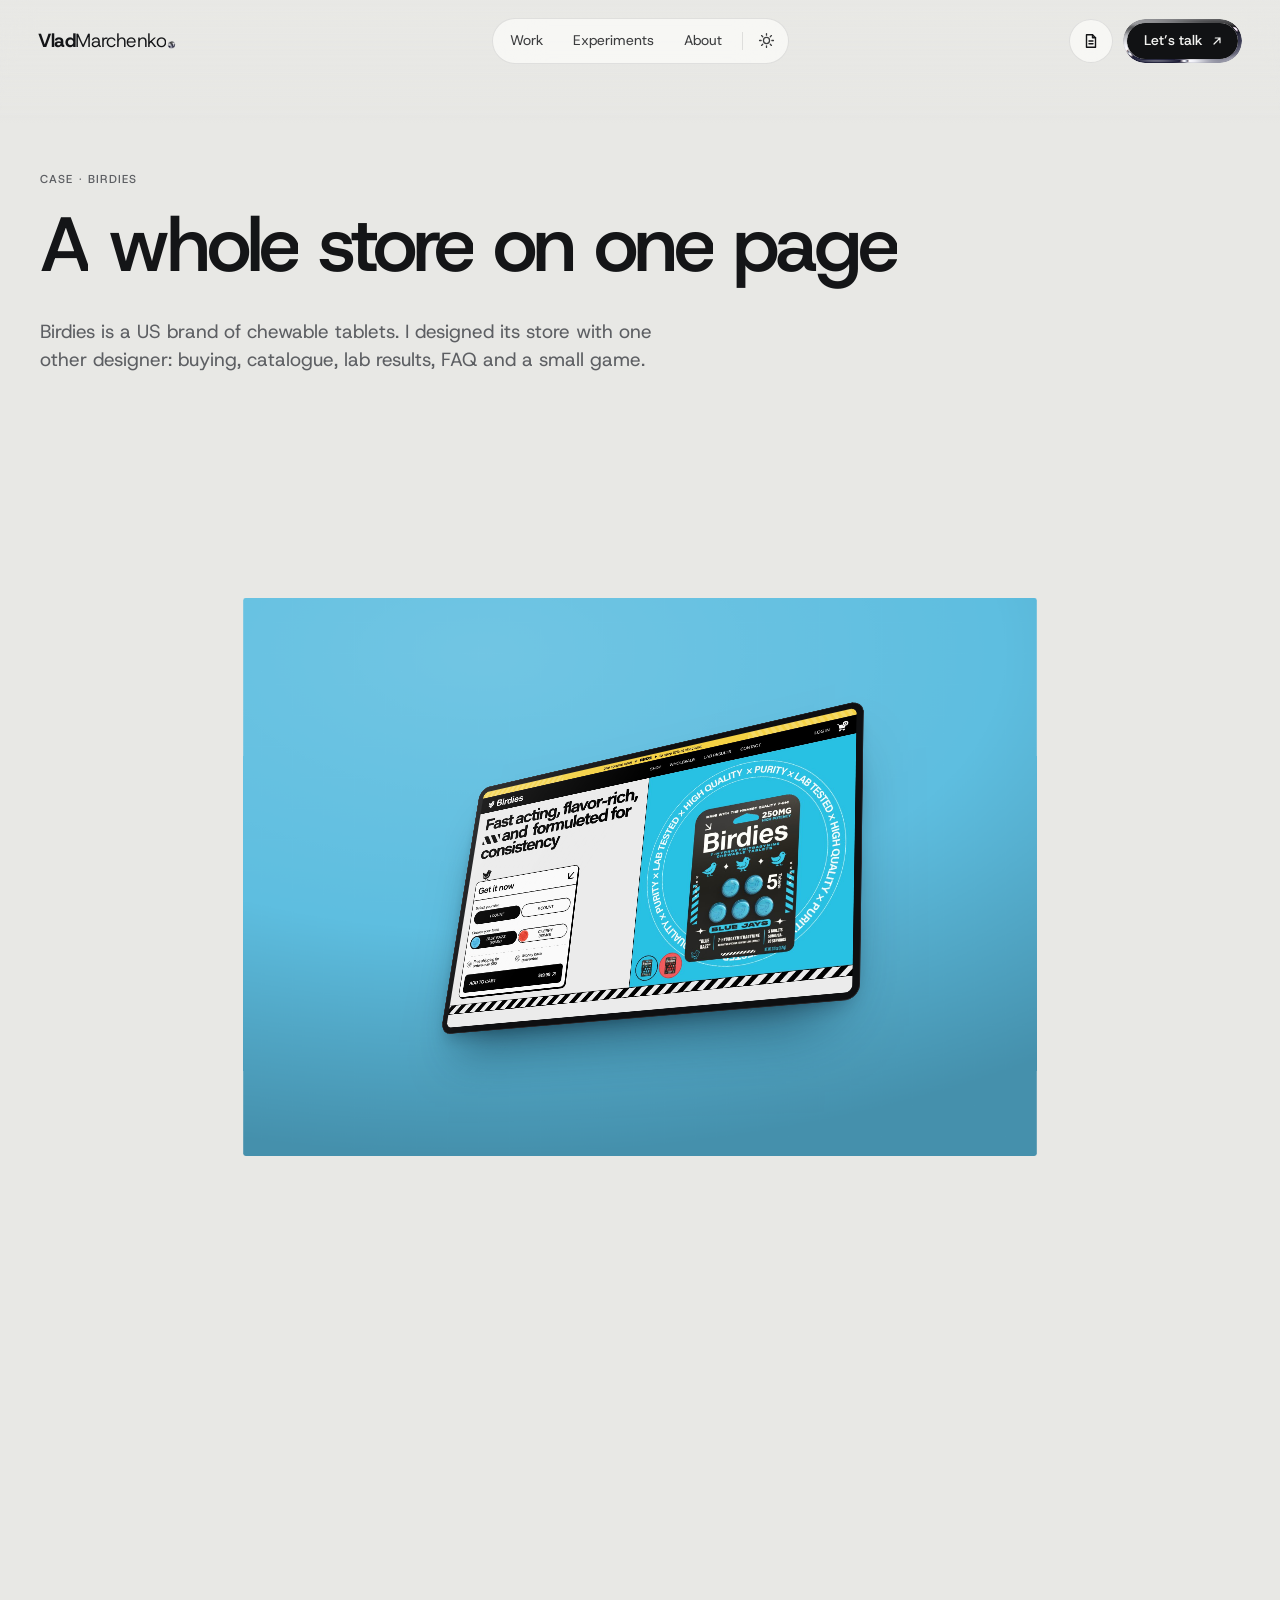
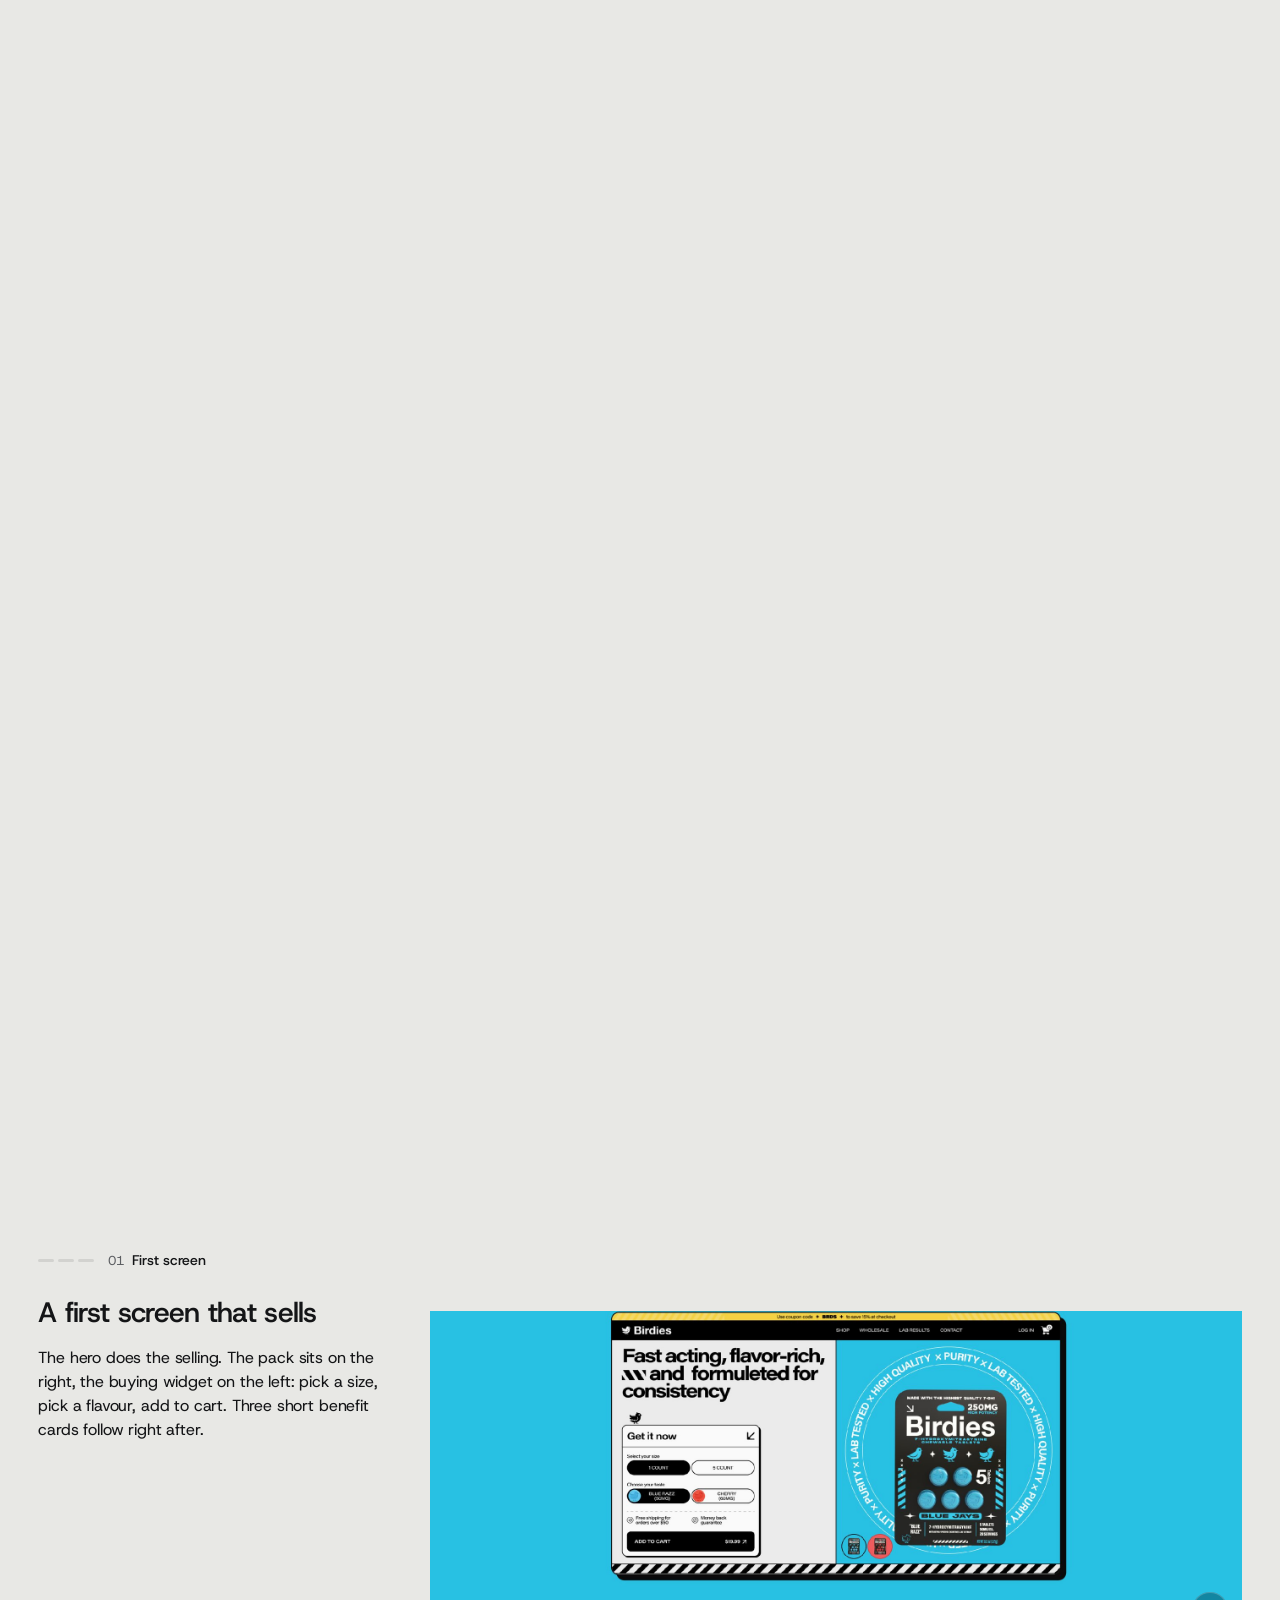
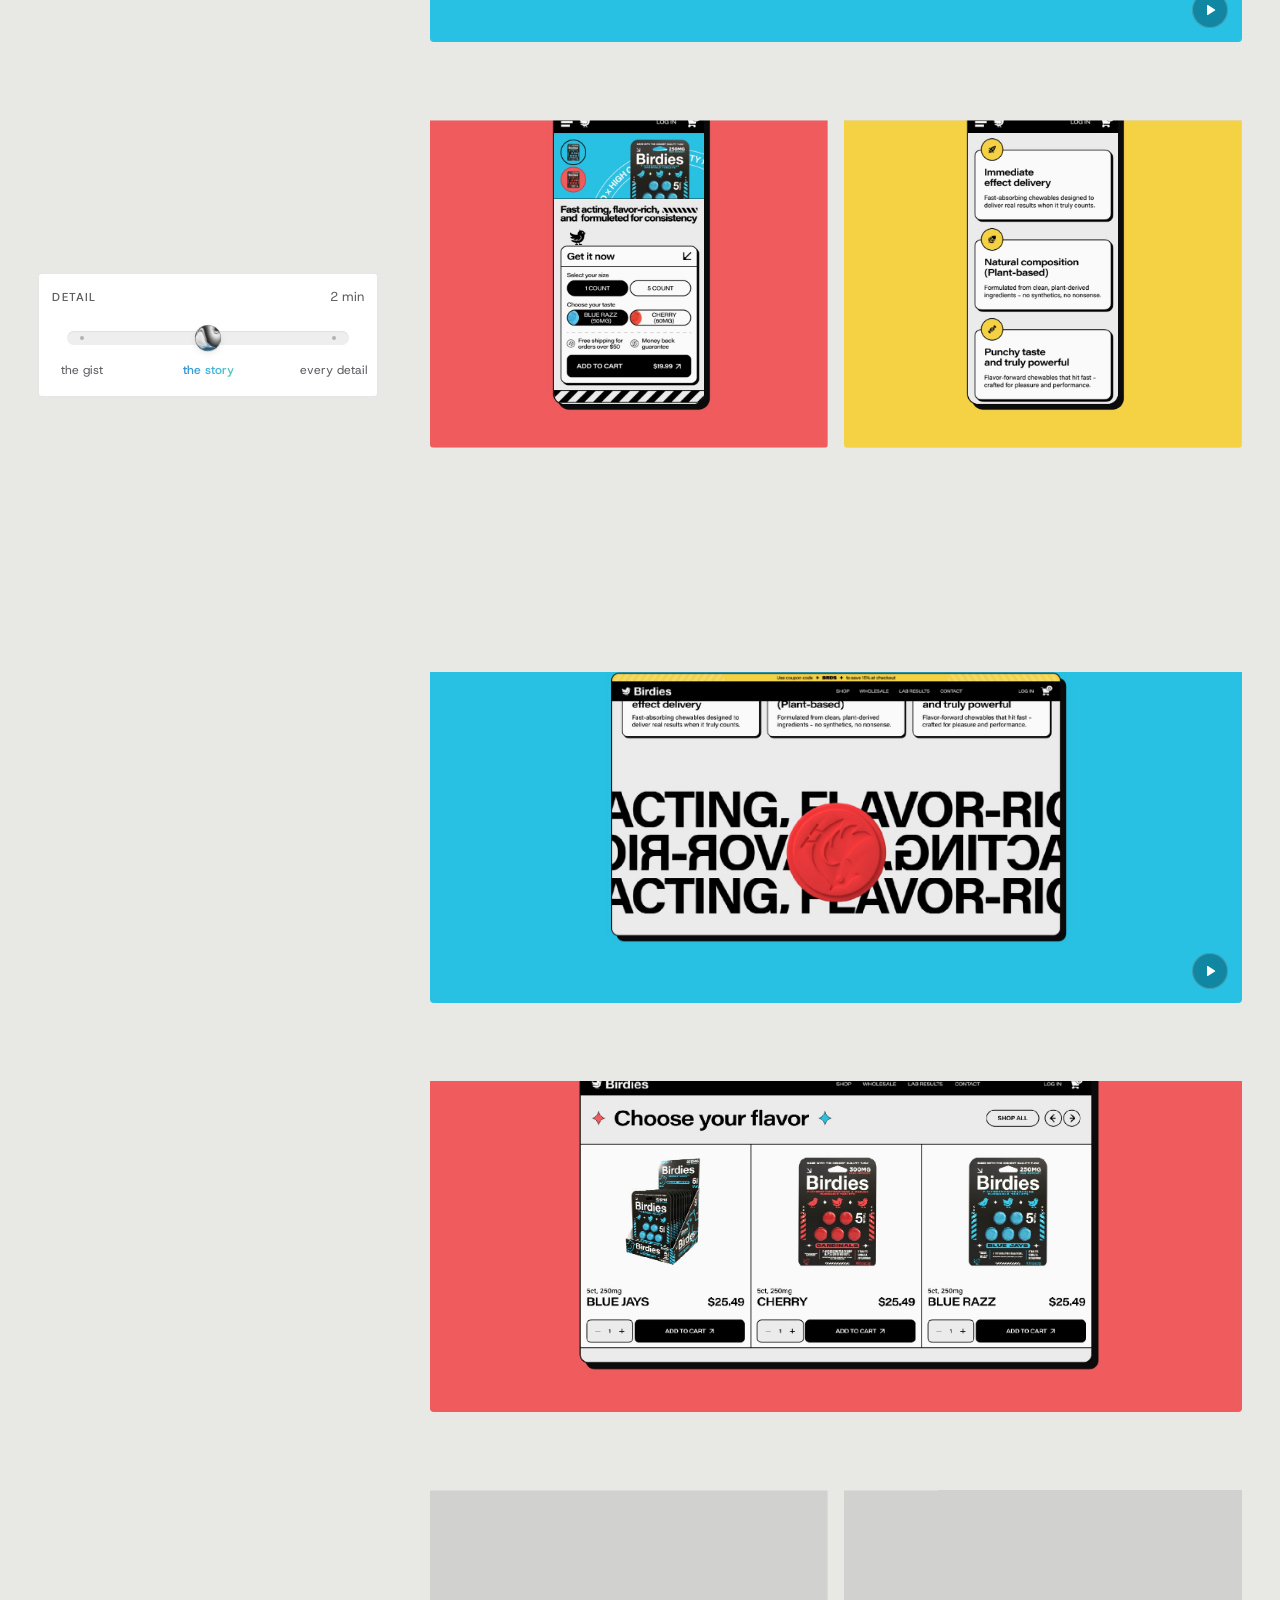
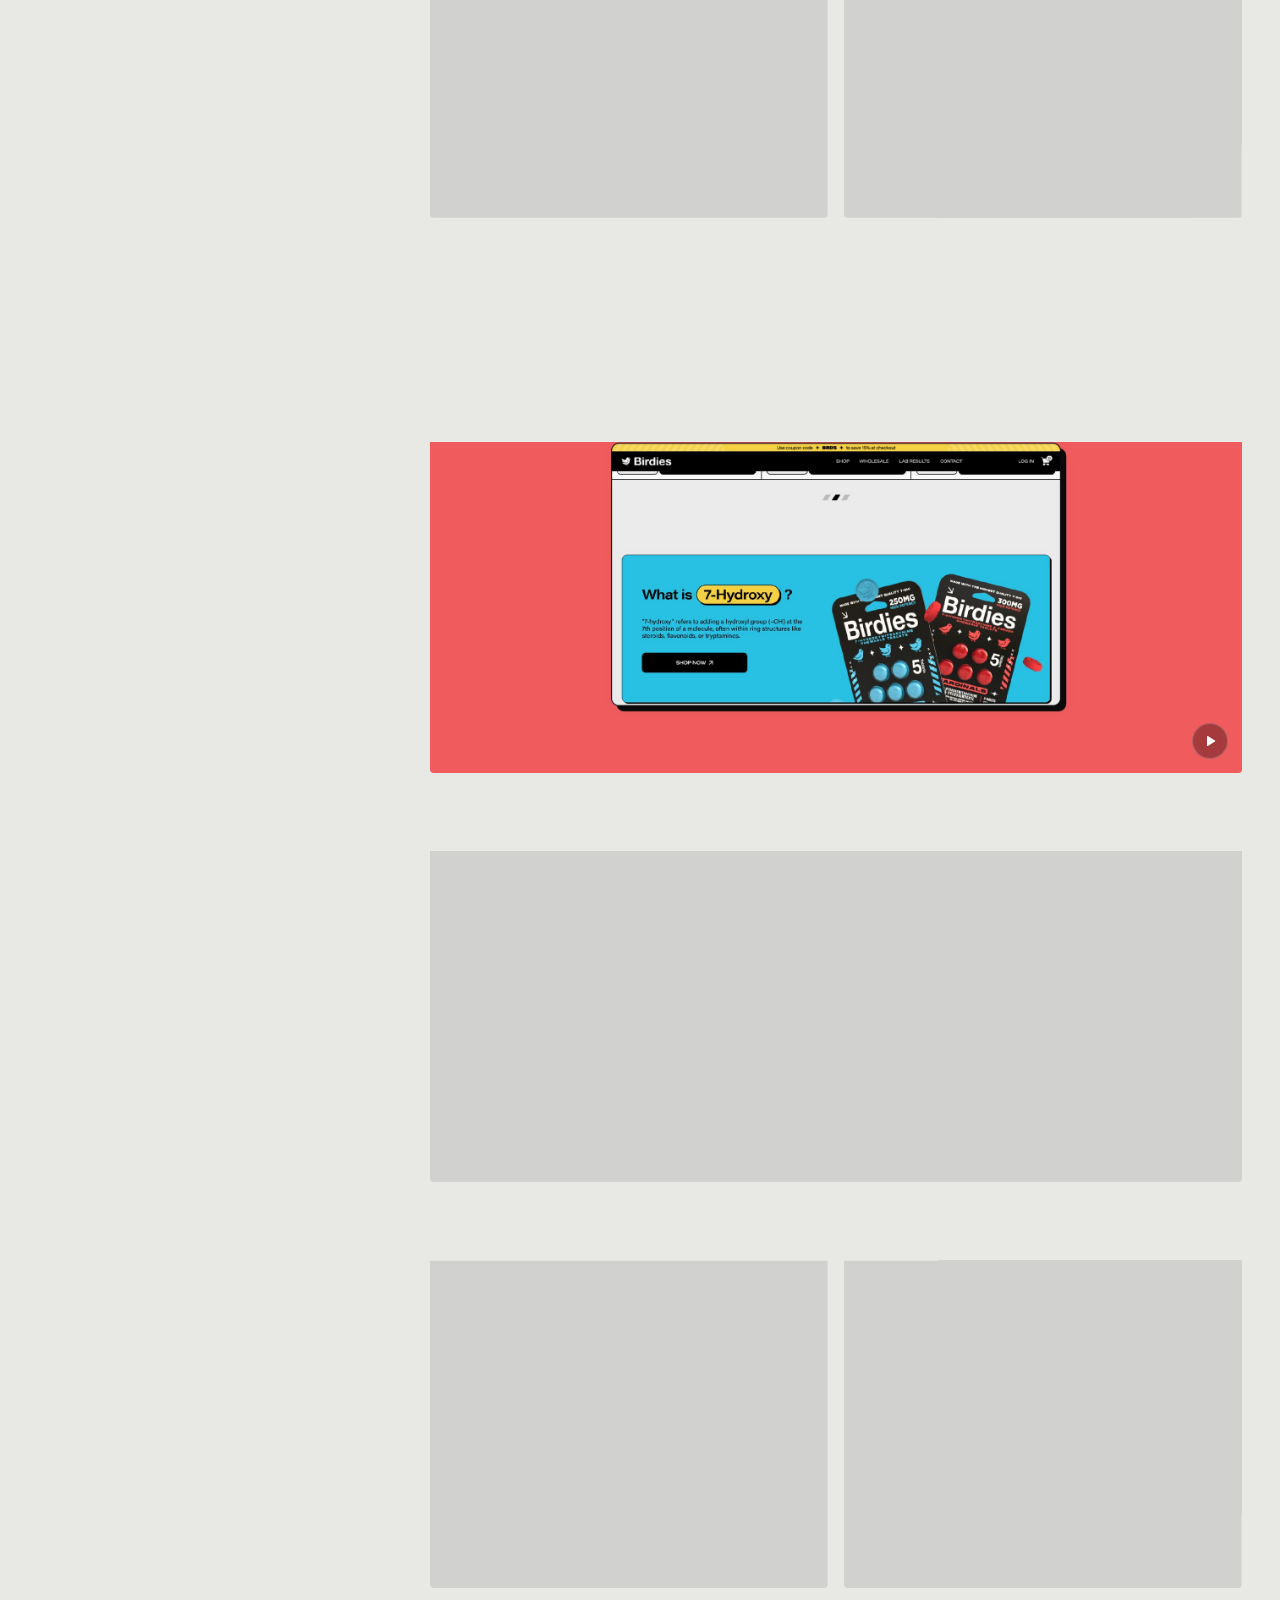
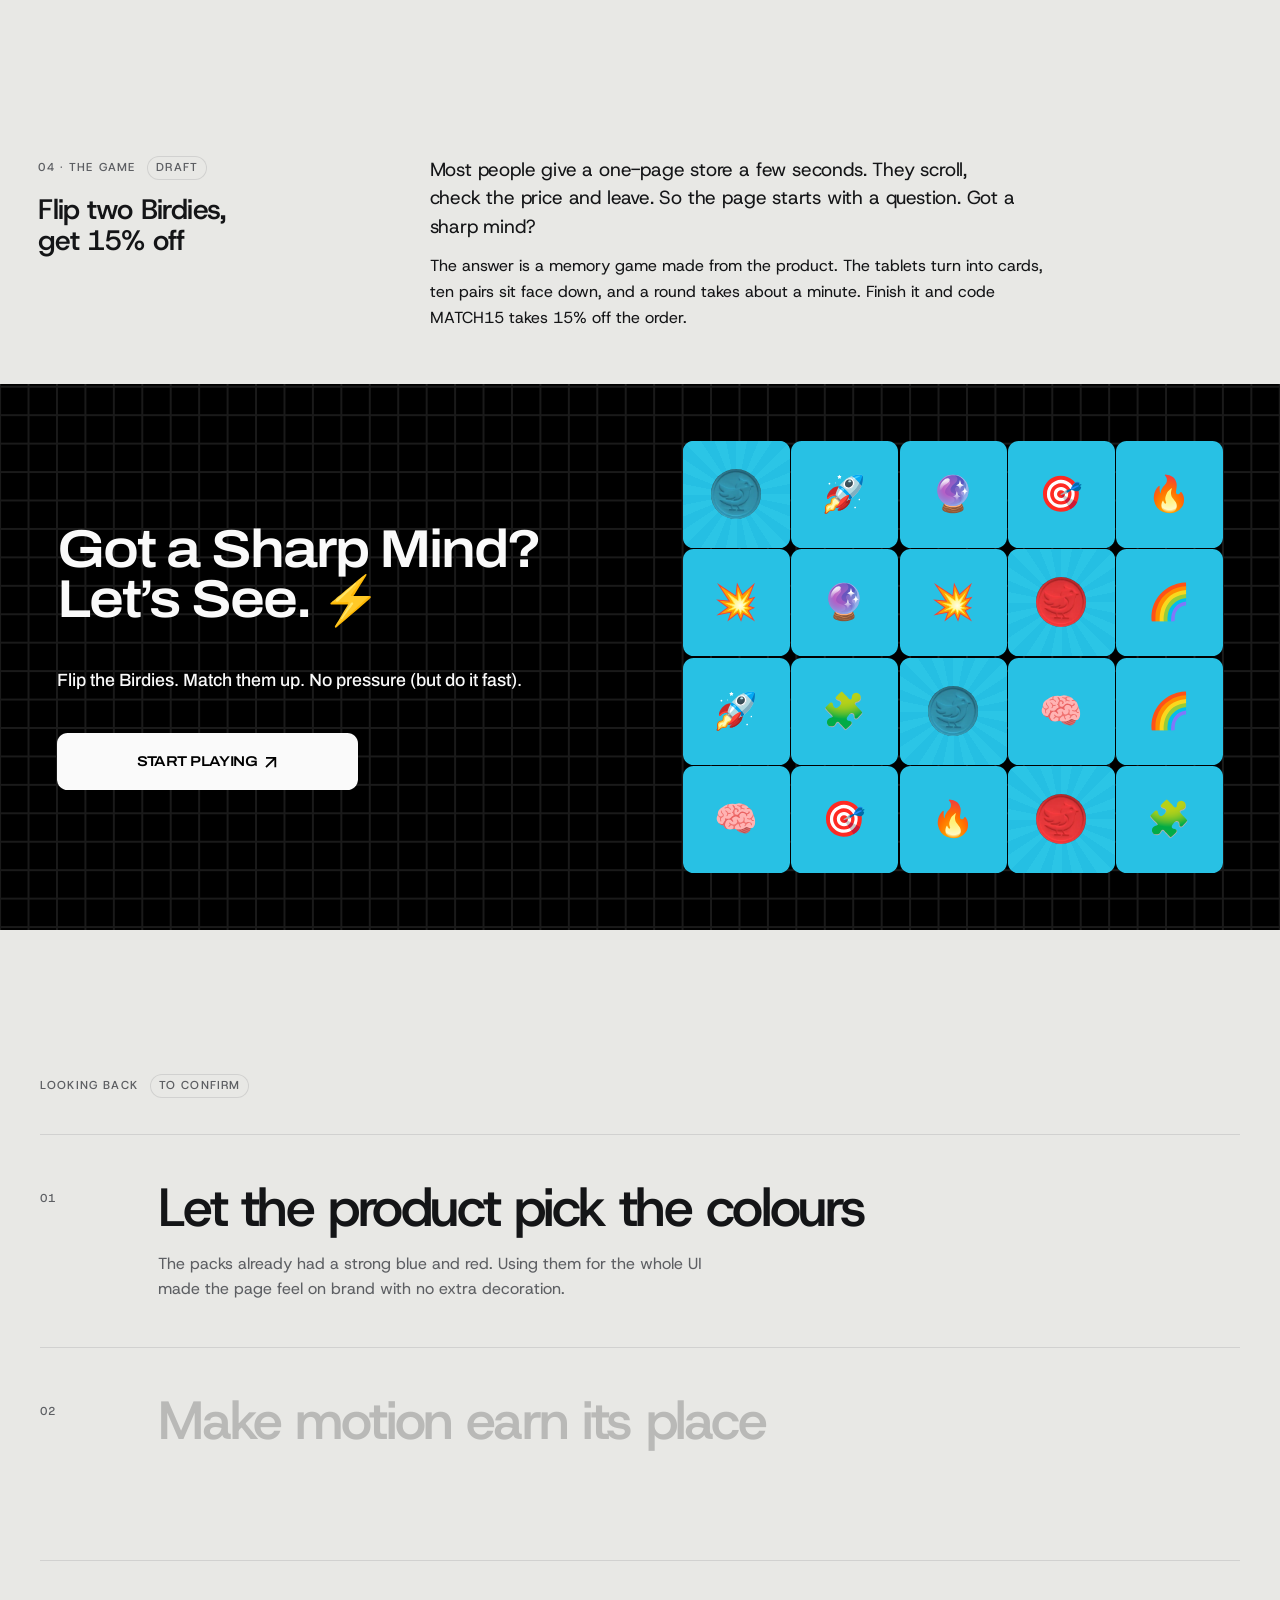
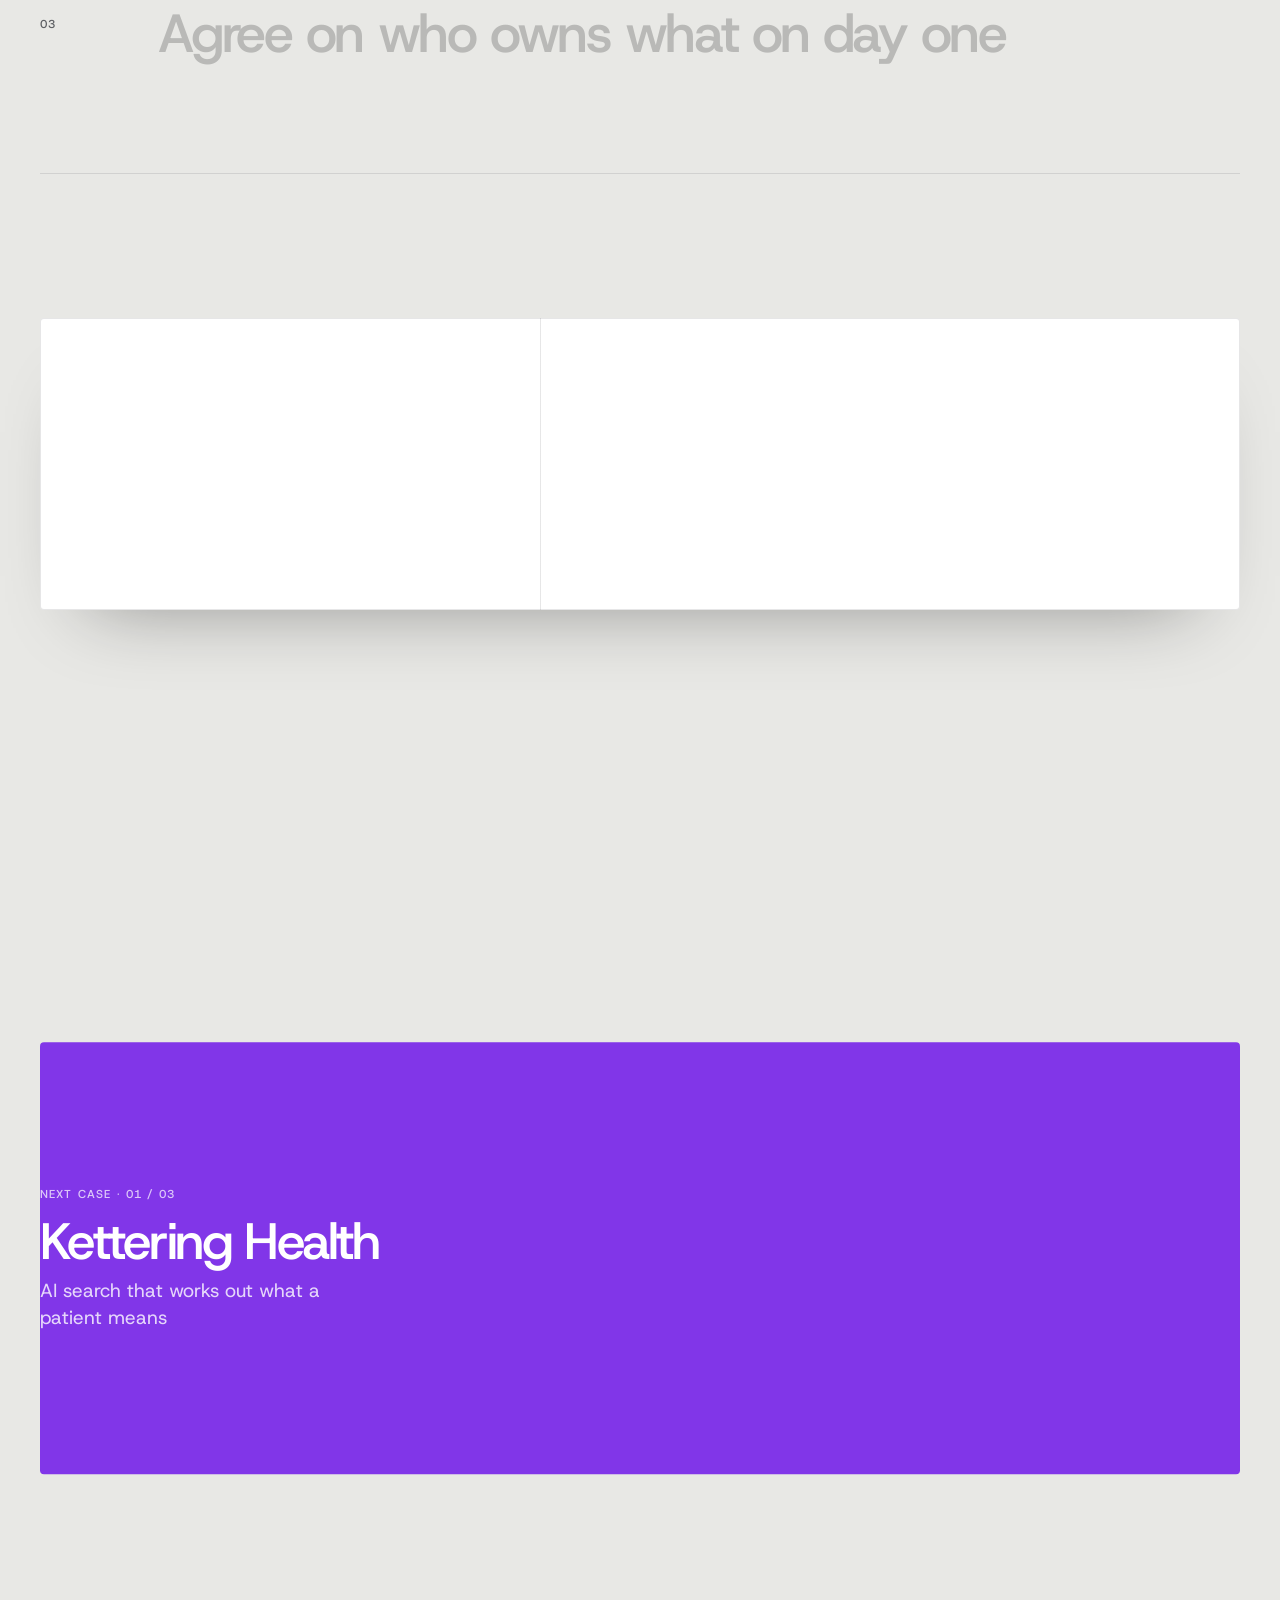
<file: case-birdies.html>
<!doctype html><html lang="en"><head><meta name="robots" content="noindex"><meta charset="utf-8"><script>/* open at the top: a link (without #anchor) always lands on the start of the page; Back and Forward keep the browser's own position */(function(){try{var n=performance.getEntriesByType('navigation')[0];if(location.hash||(n&&n.type==='back_forward'))return;var me=false,end=false;function top(){if(!me&&!end&&(scrollY||document.documentElement.scrollTop))scrollTo(0,0);}['wheel','touchstart','keydown','pointerdown'].forEach(function(e){addEventListener(e,function(){me=true;},{passive:true,once:true});});addEventListener('hashchange',function(){end=true;});top();addEventListener('DOMContentLoaded',top);addEventListener('scroll',top,{passive:true});addEventListener('load',function(){var k=0;(function f(){top();if(++k<45)requestAnimationFrame(f);else end=true;})();});}catch(e){}})();</script><meta name="viewport" content="width=device-width,initial-scale=1"><title>Birdies — Vlad Marchenko</title><meta name="description" content="Case study: a rough brand concept turned into a full store with a game. Design by Vlad Marchenko."><meta property="og:type" content="website"><meta property="og:title" content="Birdies — Vlad Marchenko"><meta property="og:description" content="Case study: a rough brand concept turned into a full store with a game. Design by Vlad Marchenko."><style>
:root{
  --ground:#E8E8E5; --ink:#141517; --muted:#5D5F63; --faint:#A3A4A7; --line:rgba(16,18,22,.1);
  --glass:rgba(255,255,255,.42); --glass-2:rgba(255,255,255,.2); --glass-line:rgba(255,255,255,.65); --glass-ink:#141517; --glass-muted:rgba(20,21,23,.62);
  --nav-bg:rgba(250,250,248,.8); --frost:rgba(255,255,255,.5); --frost-hi:rgba(255,255,255,.55); --solid:#FFFFFF; --solid-line:rgba(16,18,22,.08);
  --chip:rgba(255,255,255,.6); --pill:#FFFFFF;
  --key-face:#111214; --key-ink:#F2F2F0;
  --ease:cubic-bezier(.32,.72,0,1); --out:cubic-bezier(.16,1,.3,1);
  --font:'Host Grotesk','Helvetica Neue',Arial,sans-serif;
  --ed:#8136E8; --ed-ink:#FFFFFF;
  --t-cap:11.5px; --t-text:14px; --t-lg:clamp(20px,1.9vw,26px); --t-xl:clamp(46px,6.4vw,100px); --t-num:clamp(54px,5.4vw,84px);
}
@media (prefers-color-scheme: dark){:root:not([data-theme="light"]){
  --ground:#08080A; --ink:#EEEEEC; --muted:#8C8E92; --faint:#55565A; --line:rgba(255,255,255,.09);
  --glass:rgba(255,255,255,.13); --glass-2:rgba(12,12,16,.42); --glass-line:rgba(255,255,255,.18); --glass-ink:#FFFFFF; --glass-muted:rgba(255,255,255,.66);
  --nav-bg:rgba(26,26,30,.74); --frost:rgba(22,22,28,.46); --frost-hi:rgba(255,255,255,.07); --solid:#141416; --solid-line:rgba(255,255,255,.06);
  --chip:rgba(255,255,255,.1); --pill:rgba(255,255,255,.94);
  --key-face:#F3F3F1; --key-ink:#121315; color-scheme:dark}}
:root[data-theme="dark"]{
  --ground:#08080A; --ink:#EEEEEC; --muted:#8C8E92; --faint:#55565A; --line:rgba(255,255,255,.09);
  --glass:rgba(255,255,255,.13); --glass-2:rgba(12,12,16,.42); --glass-line:rgba(255,255,255,.18); --glass-ink:#FFFFFF; --glass-muted:rgba(255,255,255,.66);
  --nav-bg:rgba(26,26,30,.74); --frost:rgba(22,22,28,.46); --frost-hi:rgba(255,255,255,.07); --solid:#141416; --solid-line:rgba(255,255,255,.06);
  --chip:rgba(255,255,255,.1); --pill:rgba(255,255,255,.94);
  --key-face:#F3F3F1; --key-ink:#121315; color-scheme:dark}

*{box-sizing:border-box}
html,body{margin:0;background:var(--ground);color:var(--ink)}
body{font-family:var(--font);font-size:var(--t-text);line-height:1.5;-webkit-font-smoothing:antialiased;transition:background-color .8s var(--ease),color .8s var(--ease)}
a{color:inherit;text-decoration:none}
button{font:inherit;color:inherit}
h1,h2,h3,p{margin:0}

/* progressive blur under the header: blur and tint grow toward the top edge, no hard band */
.pblur{position:fixed;z-index:29;left:0;right:0;top:0;height:clamp(96px,14vh,140px);pointer-events:none}
.pblur i{position:absolute;inset:0}
.pblur i:nth-child(1){-webkit-backdrop-filter:blur(0.5px);backdrop-filter:blur(0.5px);-webkit-mask-image:linear-gradient(to top,transparent 0%,#000 12.5%,#000 25.0%,transparent 37.5%);mask-image:linear-gradient(to top,transparent 0%,#000 12.5%,#000 25.0%,transparent 37.5%)}
.pblur i:nth-child(2){-webkit-backdrop-filter:blur(1px);backdrop-filter:blur(1px);-webkit-mask-image:linear-gradient(to top,transparent 12.5%,#000 25.0%,#000 37.5%,transparent 50.0%);mask-image:linear-gradient(to top,transparent 12.5%,#000 25.0%,#000 37.5%,transparent 50.0%)}
.pblur i:nth-child(3){-webkit-backdrop-filter:blur(2px);backdrop-filter:blur(2px);-webkit-mask-image:linear-gradient(to top,transparent 25.0%,#000 37.5%,#000 50.0%,transparent 62.5%);mask-image:linear-gradient(to top,transparent 25.0%,#000 37.5%,#000 50.0%,transparent 62.5%)}
.pblur i:nth-child(4){-webkit-backdrop-filter:blur(4px);backdrop-filter:blur(4px);-webkit-mask-image:linear-gradient(to top,transparent 37.5%,#000 50.0%,#000 62.5%,transparent 75.0%);mask-image:linear-gradient(to top,transparent 37.5%,#000 50.0%,#000 62.5%,transparent 75.0%)}
.pblur i:nth-child(5){-webkit-backdrop-filter:blur(8px);backdrop-filter:blur(8px);-webkit-mask-image:linear-gradient(to top,transparent 50.0%,#000 62.5%,#000 75.0%,transparent 87.5%);mask-image:linear-gradient(to top,transparent 50.0%,#000 62.5%,#000 75.0%,transparent 87.5%)}
.pblur i:nth-child(6){-webkit-backdrop-filter:blur(16px);backdrop-filter:blur(16px);-webkit-mask-image:linear-gradient(to top,transparent 62.5%,#000 75.0%);mask-image:linear-gradient(to top,transparent 62.5%,#000 75.0%)}
.pblur::after{content:"";position:absolute;inset:0;background:linear-gradient(to bottom,color-mix(in srgb,var(--ground) 72%,transparent) 0%,color-mix(in srgb,var(--ground) 52%,transparent) 30%,color-mix(in srgb,var(--ground) 26%,transparent) 58%,color-mix(in srgb,var(--ground) 8%,transparent) 82%,transparent 100%)}
/* header: name left, links centred, the steel key alone on the right */
.top{position:fixed;z-index:30;left:0;right:0;top:calc(env(safe-area-inset-top,0px) + 18px);padding-inline:clamp(16px,3vw,40px);display:grid;grid-template-columns:1fr auto 1fr;align-items:center;gap:12px;pointer-events:none}
.top > *{pointer-events:auto}
.name{justify-self:start;font-weight:500;font-size:var(--t-cap);letter-spacing:.1em;text-transform:uppercase;white-space:nowrap}
.links{display:flex;align-items:center;gap:2px;padding:4px;border-radius:999px;background:var(--nav-bg);-webkit-backdrop-filter:blur(24px) saturate(140%);backdrop-filter:blur(24px) saturate(140%);box-shadow:inset 0 0 0 1px var(--line)}
.links .sep{width:1px;height:18px;background:var(--line);margin:0 4px}
.links a{font-size:var(--t-text);padding:8px 14px;border-radius:999px;color:color-mix(in srgb,var(--ink) 82%,transparent);transition:color .5s var(--ease),background-color .5s var(--ease)}
.links a:hover{color:var(--ink);background:var(--chip)}
.links a:focus-visible{outline:2px solid currentColor;outline-offset:2px}
.right{justify-self:end;display:flex;align-items:center;gap:8px}
.theme{position:relative;width:36px;height:36px;border:0;padding:0;border-radius:999px;background:transparent;color:color-mix(in srgb,var(--ink) 82%,transparent);cursor:pointer;display:grid;place-items:center;transition:transform .6s var(--ease)}
.theme:hover{transform:rotate(-14deg);color:var(--ink);background:var(--chip)}
.theme:focus-visible{outline:2px solid currentColor;outline-offset:2px}
.theme svg{position:absolute;width:17px;height:17px;transition:transform .8s var(--ease),opacity .5s var(--ease)}
.theme .moon{opacity:0;transform:rotate(-70deg) scale(.6)}
.is-dark .theme .sun{opacity:0;transform:rotate(70deg) scale(.6)}
.is-dark .theme .moon{opacity:1;transform:none}
.cta{position:relative;display:inline-flex;height:44px;padding:4px;border-radius:999px;cursor:pointer;isolation:isolate;flex:none}
.cta:focus-visible{outline:2px solid currentColor;outline-offset:3px}
.cta:active{transform:scale(.98)}
.cta .metal{position:absolute;inset:0;border-radius:inherit;overflow:hidden;z-index:1;pointer-events:none}
.cta .face{position:relative;display:flex;align-items:center;gap:9px;height:100%;padding:0 15px 0 17px;border-radius:999px;background:var(--key-face);color:var(--key-ink);font-weight:500;font-size:var(--fs-small);white-space:nowrap;transition:background-color .8s var(--ease),color .8s var(--ease)}
.arrows{position:relative;width:12px;height:12px;overflow:hidden;flex:none}
.arrows svg{position:absolute;inset:0;transition:transform .7s var(--ease)}
.arrows svg + svg{transform:translate(-120%,120%)}
.cta:hover .arrows svg:first-child,.go:hover .arrows svg:first-child,.case-go:hover .arrows svg:first-child{transform:translate(120%,-120%)}
.cta:hover .arrows svg + svg,.go:hover .arrows svg + svg,.case-go:hover .arrows svg + svg{transform:translate(0,0)}
.wrap{width:min(1200px,calc(100vw - 2 * clamp(16px,3vw,40px)));margin:0 auto}
.g5{display:grid;grid-template-columns:repeat(5,minmax(0,1fr));column-gap:16px}
.cap{font-size:var(--t-cap);letter-spacing:.1em;text-transform:uppercase;font-weight:500;color:var(--muted)}
.pending{align-self:flex-start;display:inline-flex;align-items:center;height:var(--tag);padding:0 9px;border-radius:999px;box-shadow:inset 0 0 0 1px var(--line);font-size:var(--t-cap);letter-spacing:.1em;text-transform:uppercase;font-weight:500;color:var(--muted)}

/* arrows only on the main key and the round steel keys; text links get a quiet underline instead */
.arrows{display:none!important}
.cta .arrows,.bigkey .arrows,.btn.steel .arrows,.okey .arrows{display:inline-block!important}
.cgo{display:none!important}
.contacts a:hover .cl,.facts a:hover span:first-child,.clinks a:hover,.nlink:hover,.nudge a:hover,.go2:hover,.visit:hover,.next .go{text-decoration:underline;text-decoration-thickness:1px;text-underline-offset:4px}
.next .go{display:none}
:root{--accent:#8136E8;--ai1:#8136E8;--ai2:#C23FD9;--ai3:#F06FB4}
.is-dark{--accent:#A57BFF}
.top.on-shot .name{color:#fff}
figure{margin:0}
figure img{display:block;width:100%;height:auto;background:var(--line)}
.mask .m{display:inline-block;overflow:hidden;vertical-align:top;padding-bottom:.1em;margin-bottom:-.1em}
.mask .mw{display:inline-block;transform:translateY(108%);transition:transform 1.15s var(--out);transition-delay:calc(var(--i) * 42ms + var(--d,0ms))}
.mask.in .mw{transform:none}
.w{display:inline}
.wait .w{opacity:0}
.stream .w{animation:wIn 1s var(--out) both;animation-delay:calc(var(--i) * 17ms)}
@keyframes wIn{0%{opacity:0;filter:blur(7px);color:var(--ai2)}45%{opacity:1;filter:blur(0);color:var(--accent)}}
.fig .fr{overflow:hidden;clip-path:inset(16% 0 0 0);transition:clip-path 1.5s var(--out)}
.fig .fr img{transform:translateY(var(--py,0px)) scale(var(--sc,1.14));transition:transform 1.9s var(--out)}
.fig.in .fr{clip-path:inset(0)}
.fig.in .fr img{--sc:1}
.fig.par.in .fr img{--sc:1.08}
.rv{opacity:0;transform:translateY(22px);transition:opacity 1s var(--ease),transform 1.3s var(--out)}
.rv.in{opacity:1;transform:none}
.shim{background:linear-gradient(90deg,var(--muted) 0%,var(--muted) 35%,var(--ink) 50%,var(--muted) 65%,var(--muted) 100%);background-size:250% 100%;-webkit-background-clip:text;background-clip:text;color:transparent;animation:shim 1.3s linear infinite}
@keyframes shim{from{background-position:100% 0}to{background-position:-150% 0}}
.spec{margin:0}
.spec div{position:relative;display:grid;grid-template-columns:140px minmax(0,1fr);gap:16px;padding:14px 0;align-items:baseline;opacity:0;transform:translateY(10px);transition:opacity .9s var(--ease),transform 1.1s var(--out);transition-delay:calc(var(--r) * 70ms)}
.spec div::before{content:"";position:absolute;left:0;right:0;top:0;height:1px;background:var(--line);transform:scaleX(0);transform-origin:left;transition:transform 1.4s var(--out);transition-delay:calc(var(--r) * 70ms)}
.spec.in div{opacity:1;transform:none}
.spec.in div::before{transform:none}
.spec dt{font-size:var(--t-cap);letter-spacing:.1em;text-transform:uppercase;font-weight:500;color:var(--muted)}
.spec dd{margin:0;font-size:var(--fs-body);line-height:1.5}
.spec dd.soft{color:var(--muted)}
.spec .pending{margin-left:8px;vertical-align:1px}
.ext{position:relative;display:inline-flex;align-items:center;gap:8px;padding-bottom:2px}
.ext::after{content:"";position:absolute;left:0;right:0;bottom:0;height:1px;background:currentColor;transform-origin:right;transition:transform .7s var(--out)}
.ext:hover::after{transform:scaleX(0)}
.ext .arrows{width:11px;height:11px}
.ext:hover .arrows svg:first-child,.btn:hover .arrows svg:first-child,.nlink:hover .arrows svg:first-child{transform:translate(120%,-120%)}
.ext:hover .arrows svg + svg,.btn:hover .arrows svg + svg,.nlink:hover .arrows svg + svg{transform:none}
.btn{position:relative;display:inline-flex;align-items:center;gap:9px;height:var(--key-m);padding:5px;border:0;border-radius:999px;cursor:pointer;font:inherit;font-weight:500;isolation:isolate;background:none;color:inherit}
.btn .face{position:relative;z-index:2;display:flex;align-items:center;gap:9px;height:100%;padding:0 17px 0 19px;border-radius:999px}
.btn.steel .metal{position:absolute;inset:0;border-radius:inherit;overflow:hidden;z-index:1;pointer-events:none}
.btn.steel .face{background:var(--key-face);color:var(--key-ink)}
.btn.line{padding:0 20px;box-shadow:inset 0 0 0 1px var(--line)}
.btn:focus-visible,.ext:focus-visible{outline:2px solid currentColor;outline-offset:3px}
.copied{font-size:var(--fs-caption);color:var(--muted);opacity:0;transform:translateX(-6px);transition:opacity .5s var(--ease),transform .7s var(--out)}
.copied.on{opacity:1;transform:none}
.sec .brief,.sec .txt p{text-wrap:pretty}
.txt{display:grid;grid-template-rows:0fr;opacity:0;transition:grid-template-rows .8s var(--out),opacity .6s var(--ease)}
.txt > div{overflow:hidden;min-height:0}
.lv-standard .t1,.lv-full .txt{grid-template-rows:1fr;opacity:1}
.lv-standard .brief,.lv-full .brief{display:none}
.x{display:grid;grid-template-rows:1fr;transition:grid-template-rows .8s var(--out),opacity .6s var(--ease)}
.x > div{overflow:hidden;min-height:0}
.lv-brief .x{grid-template-rows:0fr;opacity:0}
@media (max-width:760px){.links a{display:none}.links .sep{display:none}.top{grid-template-columns:1fr auto auto}.spec div{grid-template-columns:100px minmax(0,1fr)}}
@media (prefers-reduced-motion: reduce){*{transition:none!important;animation:none!important}.rv,.spec div{opacity:1;transform:none}.mask .mw{transform:none}.fig .fr{clip-path:none}.wait .w{opacity:1}}

/* ===== Option B: the story panel =====
   The cover grows from a framed picture to full width as you scroll.
   Then the case splits: the story stays in a panel on the left, the screens scroll past on the right.
   Content control: one bar per part, filling as you read. Depth control: an AI-style composer, "Shorter" / "Tell me more". */
.wrapB{width:min(1200px,calc(100vw - 2 * clamp(16px,3vw,40px)));margin:0 auto}
.heroB{padding-top:clamp(130px,19vh,190px)}
.heroB .k{display:block;font-size:var(--t-cap);letter-spacing:.1em;text-transform:uppercase;font-weight:500;color:var(--muted)}
.heroB h1{margin-top:18px;font-size:var(--fs-display);line-height:.98;font-weight:540;letter-spacing:-.05em;max-width:11.5em;--d:150ms}
.heroB .row{margin-top:clamp(28px,4vh,40px);display:grid;grid-template-columns:minmax(0,1fr) auto;gap:40px;align-items:end}
.heroB .lead{font-size:var(--fs-lead);line-height:1.45;color:var(--muted);max-width:34em}

.grow{position:relative;height:190vh;margin-top:clamp(40px,6vh,64px)}
.grow .stick{position:sticky;top:0;height:100vh;display:grid;place-items:center;overflow:hidden}
.grow .gf{width:100%;height:100%;transform:scale(var(--gs,.62));will-change:transform;overflow:hidden}
.grow .gf img{width:100%;height:100%;object-fit:cover;object-position:50% 70%;transform:scale(calc(1.25 - (var(--gp,0) * .25)))}
.grow .cap2{position:absolute;left:0;right:0;bottom:28px;text-align:center;font-size:var(--fs-caption);color:#fff;opacity:var(--go,0);text-shadow:0 1px 12px rgba(0,0,0,.4)}

.introB{margin-top:clamp(80px,12vh,130px);display:grid;grid-template-columns:minmax(0,5fr) minmax(0,7fr);gap:56px;align-items:start}
.introB .say{font-size:var(--fs-statement);line-height:1.22;letter-spacing:-.025em;font-weight:500;text-wrap:balance}
.baB{margin-top:clamp(64px,9vh,100px)}
.baB .fr{position:relative}
.baB .tag{position:absolute;z-index:2;top:14px;display:inline-flex;align-items:center;height:var(--tag);padding:0 10px;border-radius:999px;font-size:var(--t-cap);letter-spacing:.1em;text-transform:uppercase;font-weight:500;line-height:1;background:rgba(255,255,255,.9);color:#141517}
.baB .tag.b{left:14px}.baB .tag.a{left:calc(50% + 14px);background:rgba(20,21,23,.78);color:#fff}

/* story */
.story{margin-top:clamp(110px,15vh,170px);margin-left:max(clamp(16px,3vw,40px),calc((100vw - 1200px) / 2));margin-right:0;display:grid;grid-template-columns:minmax(300px,380px) minmax(0,1fr);gap:clamp(32px,4vw,64px);align-items:start}
.panel{position:sticky;top:0;height:100vh;padding:104px 0 24px;display:flex;flex-direction:column}
.bars{display:grid;grid-template-columns:repeat(5,minmax(0,1fr));gap:6px}
.bars button{position:relative;height:22px;border:0;padding:0;background:none;cursor:pointer}
.bars button::before{content:"";position:absolute;left:0;right:0;top:10px;height:2px;border-radius:2px;background:var(--line)}
.bars button i{position:absolute;left:0;right:0;top:10px;height:2px;border-radius:2px;background:var(--ink);transform:scaleX(var(--f,0));transform-origin:left;transition:transform .25s linear}
.bars button:hover::before{background:var(--faint)}
.bars button:focus-visible{outline:2px solid currentColor;outline-offset:2px;border-radius:4px}
.count{margin-top:8px;display:flex;gap:10px;align-items:baseline;font-size:var(--fs-caption);color:var(--muted);height:20px;overflow:hidden}
.count b{font-weight:500;color:var(--ink);font-variant-numeric:tabular-nums}
.count .cl{display:inline-block}
.count .cl.roll{animation:cl .6s var(--out)}
@keyframes cl{from{transform:translateY(100%);opacity:0}}
.texts{position:relative;flex:1;margin-top:clamp(28px,5vh,56px);overflow:hidden}
.tx{position:absolute;inset:0;opacity:0;transform:translateY(18px);pointer-events:none;transition:opacity .7s var(--ease),transform 1s var(--out);overflow:auto;scrollbar-width:none}
.tx.on{opacity:1;transform:none;pointer-events:auto}
.tx .no{display:none}
.tx .lab{display:none;margin-top:6px;font-size:var(--t-cap);letter-spacing:.1em;text-transform:uppercase;font-weight:500;color:var(--muted)}
.tx h2{margin-top:0;font-size:var(--fs-statement);line-height:1.08;font-weight:540;letter-spacing:-.035em;text-wrap:balance}
.tx .brief,.tx .txt p{font-size:var(--fs-body);line-height:1.6;color:var(--muted)}
.tx .brief{margin-top:18px;color:var(--ink)}
.tx .txt p{margin-top:16px}
.tx .t1 p:first-child{color:var(--ink)}

/* the composer */
.composer{margin-top:16px;padding:14px 14px 14px 18px;border-radius:24px;background:var(--solid);box-shadow:inset 0 0 0 1px var(--line)}
.is-dark .composer{background:#121215}
.cline{display:flex;align-items:center;gap:10px;font-size:var(--fs-small);color:var(--muted);min-height:22px}
.cline b{font-weight:500;color:var(--ink)}
.orb{position:relative;width:14px;height:14px;border-radius:999px;flex:none;background:conic-gradient(from var(--a,0deg),var(--ai1),var(--ai2),var(--ai3),#7FB2FF,var(--ai1));animation:spin 6s linear infinite}
.busy .orb{animation-duration:1s}
@property --a{syntax:'<angle>';inherits:false;initial-value:0deg}
@keyframes spin{to{--a:360deg}}
.cacts{margin-top:12px;display:flex;align-items:center;gap:10px}
.cbtn{display:inline-flex;align-items:center;gap:8px;height:40px;padding:0 14px;border:0;border-radius:999px;background:var(--chip);color:var(--ink);font:inherit;font-size:var(--fs-small);cursor:pointer;transition:opacity .4s var(--ease)}
.cbtn:disabled{opacity:.38;cursor:default}
.cbtn svg{width:12px;height:12px}
.cbtn:focus-visible{outline:2px solid currentColor;outline-offset:2px}
.meter{flex:1;display:grid;grid-template-columns:repeat(3,minmax(0,1fr));gap:4px;padding:0 4px}
.meter i{height:4px;border-radius:4px;background:var(--line);position:relative;overflow:hidden}
.meter i::after{content:"";position:absolute;inset:0;background:linear-gradient(90deg,var(--ai1),var(--ai2),var(--ai3));transform:scaleX(0);transform-origin:left;transition:transform .8s var(--out)}
.meter i.on::after{transform:none}
.more-b{position:relative;display:inline-flex;align-items:center;gap:10px;height:44px;padding:0 16px 0 4px;border:0;border-radius:999px;background:var(--ink);color:var(--ground);font:inherit;font-size:var(--fs-small);font-weight:500;cursor:pointer;transition:opacity .4s var(--ease)}
.more-b .rb{position:relative;width:36px;height:36px;border-radius:999px;display:grid;place-items:center;background:var(--ground);color:var(--ink)}
.more-b .rb .metal{position:absolute;inset:0;border-radius:999px;overflow:hidden}
.more-b .rb svg{position:relative;z-index:2;width:12px;height:12px;transition:transform .8s var(--out)}
.more-b:hover .rb svg{transform:rotate(90deg)}
.more-b:disabled{opacity:.38;cursor:default}
.more-b:focus-visible{outline:2px solid var(--ink);outline-offset:3px}

.reel{display:flex;flex-direction:column;gap:16px;padding:104px 0 30vh}
.reel img,.baB img{cursor:zoom-in}
.grp{display:flex;flex-direction:column;gap:16px;scroll-margin-top:96px}
.grp + .grp{margin-top:clamp(80px,14vh,160px)}
.grp .pair{display:grid;grid-template-columns:repeat(2,minmax(0,1fr));gap:16px}
.mtx{display:none}
/* depth variants (switch at the bottom left while exploring) */
.dv{display:none;margin-top:12px}
.composer[data-v="1"] .dv1,.composer[data-v="2"] .dv2,.composer[data-v="3"] .dv3{display:block}
.composer .meter{display:grid;grid-template-columns:repeat(3,minmax(0,1fr));gap:4px;padding:0 2px 12px}
.pair2{display:grid;grid-template-columns:1fr 1fr;gap:8px}
.pair2 .cbtn{justify-content:center;width:100%;height:42px;padding:0 12px;background:var(--chip)}
.pair2 .cbtn.more{background:var(--ink);color:var(--ground)}
.pair2 .cbtn.more svg{transition:transform .8s var(--out)}
.pair2 .cbtn.more:hover svg{transform:rotate(90deg)}
/* 2 · a steel slider with three stops */
.trk{position:relative;height:34px;margin:4px 12px 0;cursor:pointer;touch-action:none;outline:none}
.trk .rail,.trk .fill{position:absolute;left:0;right:0;top:16px;height:2px;border-radius:2px;background:var(--line)}
.trk .fill{right:auto;width:calc(var(--f,.5) * 100%);background:linear-gradient(90deg,var(--ai1),var(--ai2),var(--ai3))}
.trk .st{position:absolute;top:13px;width:8px;height:8px;margin-left:-4px;border-radius:999px;background:var(--ground);box-shadow:inset 0 0 0 1.5px var(--faint)}
.trk .thumb{position:absolute;top:5px;left:calc(var(--f,.5) * 100%);width:24px;height:24px;margin-left:-12px;border-radius:999px;will-change:left}
.trk .thumb .metal{position:absolute;inset:0;border-radius:999px;overflow:hidden}
.trk .thumb .core{position:absolute;inset:5px;border-radius:999px;background:conic-gradient(from var(--a,0deg),var(--ai1),var(--ai2),var(--ai3),#7FB2FF,var(--ai1));animation:spin 6s linear infinite}
.busy .trk .thumb .core{animation-duration:1s}
.trk:focus-visible .thumb{outline:2px solid var(--ink);outline-offset:3px}
.tl{display:grid;grid-template-columns:repeat(3,minmax(0,1fr));margin-top:6px}
.tl button{border:0;background:none;padding:4px 0;font:inherit;font-size:var(--fs-caption);color:var(--muted);cursor:pointer;transition:color .4s var(--ease)}
.tl button:nth-child(1){text-align:left}.tl button:nth-child(2){text-align:center}.tl button:nth-child(3){text-align:right}
.tl button[aria-current="true"]{color:var(--ink)}
/* 3 · a sentence with two identical steel keys */
.dv3{display:none}
.composer[data-v="3"] .dv3{display:grid;grid-template-columns:44px minmax(0,1fr) 44px;align-items:center;gap:10px}
.rk{position:relative;width:44px;height:44px;border:0;padding:0;border-radius:999px;background:none;cursor:pointer;color:var(--ink)}
.rk .metal{position:absolute;inset:0;border-radius:999px;overflow:hidden}
.rk .in{position:absolute;inset:4px;border-radius:999px;background:var(--solid);display:grid;place-items:center}
.is-dark .rk .in{background:#121215}
.rk svg{width:12px;height:12px;transition:transform .8s var(--out)}
.rk:hover svg{transform:rotate(90deg)}
.rk:disabled{opacity:.35;cursor:default}
.rk:active{transform:scale(.95)}
.rk:focus-visible{outline:2px solid currentColor;outline-offset:3px}
.wd{text-align:center;line-height:1.2}
.wd .wk{display:block;font-size:var(--fs-caption);color:var(--muted)}
.wd .ww{display:inline-block;font-size:var(--fs-body);font-weight:500;letter-spacing:-.01em;background:linear-gradient(100deg,var(--ai1),var(--ai2) 55%,var(--ai3));-webkit-background-clip:text;background-clip:text;color:transparent}
.wd .ww.roll{animation:wroll .55s var(--out)}
@keyframes wroll{from{transform:translateY(40%);opacity:0;filter:blur(3px)}}
.dvsw{position:fixed;z-index:70;right:clamp(16px,3vw,40px);bottom:calc(env(safe-area-inset-bottom,0px) + 14px);display:flex;align-items:center;gap:2px;padding:4px 4px 4px 14px;border-radius:999px;background:var(--nav-bg);-webkit-backdrop-filter:blur(20px);backdrop-filter:blur(20px);box-shadow:inset 0 0 0 1px var(--line);font-size:var(--fs-caption)}
.dvsw span{color:var(--muted);margin-right:6px}
.dvsw button{border:0;background:none;cursor:pointer;padding:6px 11px;border-radius:999px;color:var(--muted);font:inherit}
.dvsw button[aria-pressed="true"]{background:var(--pill);color:#141516}


/* end */
.nudgeB{margin-top:clamp(40px,8vh,90px);display:flex;justify-content:space-between;align-items:center;gap:24px;padding:28px 0;border-top:1px solid var(--line);border-bottom:1px solid var(--line)}
.nudgeB p{font-size:clamp(20px,1.8vw,24px);letter-spacing:-.015em}
.nudgeB p span{color:var(--muted)}
.nlink{display:inline-flex;align-items:center;gap:8px;font-weight:500;color:var(--accent);white-space:nowrap}
.moreB{padding:var(--sec) 0 0;display:grid;grid-template-columns:minmax(0,7fr) minmax(0,5fr);gap:56px;align-items:end}
.moreB h2{font-size:var(--fs-h2);line-height:1.02;font-weight:540;letter-spacing:-.045em;text-wrap:balance}
.moreB p{color:var(--muted);font-size:var(--fs-body);line-height:1.6}
.acts{margin-top:22px;display:flex;flex-wrap:wrap;gap:10px;align-items:center}
/* next case: a small tile at the right edge, an option rather than a section */
.nextL{display:grid;grid-template-columns:1fr;width:min(300px,100%);margin:var(--sec) max(clamp(16px,3vw,40px),calc((100vw - 1200px) / 2)) 0 auto}
.nextL .th{order:-1;aspect-ratio:16/10;overflow:hidden;background:var(--line)}
.nextL .th img{width:100%;height:100%;object-fit:cover;object-position:top left;transform:scale(1.08);transition:transform 1.2s var(--out)}
.nextL:hover .th img{transform:none}
.nextL .k{margin-top:14px;font-size:var(--t-cap);letter-spacing:.1em;text-transform:uppercase;font-weight:500;color:var(--muted)}
.nextL .nm{margin-top:6px;font-size:var(--fs-title);font-weight:540;letter-spacing:-.02em}
.nextL .ln{margin-top:2px;color:var(--muted);font-size:var(--fs-small)}
.nextL:hover .nm{text-decoration:underline;text-decoration-thickness:1px;text-underline-offset:5px}
.nextL:focus-visible{outline:2px solid var(--ink);outline-offset:6px}
/* lightbox */
.lb{position:fixed;inset:0;z-index:90;display:grid;place-items:center;background:color-mix(in srgb,var(--ground) 0%,transparent);-webkit-backdrop-filter:blur(0);backdrop-filter:blur(0);transition:background-color .6s var(--ease),backdrop-filter .6s var(--ease);pointer-events:none}
.lb.on{background:color-mix(in srgb,var(--ground) 88%,transparent);-webkit-backdrop-filter:blur(14px);backdrop-filter:blur(14px);pointer-events:auto;cursor:zoom-out}
.lb img{position:fixed;left:0;top:0;transform-origin:0 0;will-change:transform;transition:transform .8s var(--out);box-shadow:0 40px 80px -40px rgba(0,0,0,.35)}
.lb .x{position:fixed;top:24px;right:24px;width:44px;height:44px;border-radius:999px;border:0;background:var(--chip);color:var(--ink);font:inherit;font-size:var(--fs-title);cursor:pointer;opacity:0;transition:opacity .5s var(--ease)}
.lb.on .x{opacity:1}

@media (max-width:980px){
  .introB,.story,.moreB{grid-template-columns:1fr;gap:28px}
  .story{margin-right:clamp(16px,3vw,40px)}
  .panel{position:sticky;top:auto;bottom:0;height:auto;padding:10px 0;z-index:20;background:var(--ground);order:2}
  .panel .texts,.panel .count{display:none}
  .reel{padding-top:0;padding-bottom:40px}
  .mtx{display:block;margin-bottom:12px}
  .mtx .lab{display:block;margin:0 0 4px}
  .heroB .row{grid-template-columns:1fr}
  .nudgeB{flex-direction:column;align-items:flex-start}
  .grp .pair{grid-template-columns:1fr}
}

/* header: the résumé is a small round key beside the main key.
   Hover: a paper copy slides down from behind the header and peeks out from under the key, the icon turns into a download arrow,
   and a short label says what a click does. Click: the paper drops into the key and a tick confirms it. */
.right{position:relative;gap:10px}
.cvw{position:relative;height:44px;flex:none;display:flex;justify-content:flex-end}
.cv{position:relative;z-index:3;display:flex;align-items:center;justify-content:flex-end;gap:0;height:44px;min-width:44px;padding:0 14px;border-radius:999px;background:var(--nav-bg);-webkit-backdrop-filter:blur(14px) saturate(150%);backdrop-filter:blur(14px) saturate(150%);box-shadow:inset 0 0 0 1px var(--line),inset 0 1px 0 rgba(255,255,255,.18);color:var(--ink);transition:transform .7s var(--out),gap .7s var(--out)}
.cv:active{transform:scale(.95)}
.cv .ic{position:relative;width:16px;height:16px;overflow:hidden;flex:none}
.cv .ic svg{position:absolute;inset:0;width:16px;height:16px;transition:transform .7s var(--out),opacity .4s var(--ease)}
.cv .ic .dl,.cv .ic .ok{transform:translateY(-120%)}
.cvw:hover .ic .doc,.cv:focus-visible .ic .doc{transform:translateY(120%)}
.cvw:hover .ic .dl,.cv:focus-visible .ic .dl{transform:none}
.cvw.got .ic .doc,.cvw.got .ic .dl{transform:translateY(120%);opacity:0}
.cvw.got .ic .ok{transform:none}
.cv:focus-visible{outline:2px solid currentColor;outline-offset:3px}
/* résumé hint: a sheet hangs from the top edge of the page right behind the key, only its lower edge shows;
   a quiet caption says what a click does. Click: the sheet drops a little further, then leaves. */
.cvlbl{display:none}
/* the résumé as a file being dragged in from the top edge: a document thumbnail with its name under it, like a desktop file */
.sheet{position:fixed;z-index:29;top:0;width:84px;display:flex;flex-direction:column;align-items:center;gap:6px;pointer-events:none;
  transform:translate(-8px,-130px) rotate(16deg);transition:transform 1.05s cubic-bezier(.22,1.18,.36,1)}
.sheet .doc{position:relative;width:58px;height:76px;border-radius:5px;background:#FBFBF9;box-shadow:0 0 0 .5px rgba(0,0,0,.18),0 10px 18px -8px rgba(0,0,0,.5);padding:9px 8px;display:flex;flex-direction:column;gap:3.5px;overflow:hidden}
.sheet .doc b{display:block;height:3px;width:60%;border-radius:2px;background:#1b1c1f}
.sheet .doc i{display:block;height:1.6px;border-radius:2px;background:#dcdcd9}
.sheet .doc i.s{width:58%}
.sheet .doc i.h{height:2px;width:38%;background:#bdbdba;margin-top:3px}
.sheet .doc em{position:absolute;right:5px;bottom:5px;padding:1.5px 3px;border-radius:2px;background:#D52B1E;color:#fff;font:700 6px/1 var(--font);font-style:normal;letter-spacing:.04em}
.sheet .fname{padding:2px 6px 3px;border-radius:4px;background:#2B6EF2;color:#fff;font:500 11.5px/1.2 var(--font);white-space:nowrap}
.cv-hot .sheet{transform:translate(0,-34px) rotate(6deg)}
.cv-got .sheet{transform:translate(0,-26px) rotate(7deg);transition:transform .35s var(--out)}
.cv-gone .sheet{transform:translate(-8px,-130px) rotate(16deg);transition:transform .7s var(--ease)}
.cvcap{position:absolute;right:calc(100% + 12px);top:50%;white-space:nowrap;font-size:var(--fs-caption);color:var(--ink);opacity:0;pointer-events:none;transform:translate(8px,-50%);transition:opacity .45s var(--ease),transform .8s var(--out)}
.cvw:hover .cvcap,.cvw.got .cvcap,.cv:focus-visible ~ .cvcap{opacity:1;transform:translate(0,-50%)}
@media (max-width:760px){.cvw{display:none}}
/* a maple leaf next to the city */
.side .where{display:flex;flex-direction:column;gap:6px}
.side .where .city{font-size:var(--fs-body);letter-spacing:-.005em;text-transform:none;font-weight:500;color:var(--ink);white-space:nowrap}
.leaf{display:inline-block;width:1.15em;height:1.15em;margin-left:.35em;vertical-align:-.2em;color:color-mix(in srgb,#D52B1E 70%,var(--muted));transform-origin:50% 90%}
.is-dark .leaf{color:color-mix(in srgb,#E5483B 70%,var(--muted))}
.lit .side .leaf{animation:leafIn 1.6s var(--out) 1.1s both}
@keyframes leafIn{0%{opacity:0;transform:translate(-4px,-16px) rotate(-40deg)}60%{opacity:1;transform:translate(1px,1px) rotate(8deg)}100%{transform:none}}
.where:hover .leaf,.afacts span:hover .leaf{animation:sway 1.4s var(--ease)}
@keyframes sway{30%{transform:rotate(-12deg)}65%{transform:rotate(7deg)}}

/* ===== case kit ===== */
:root{--accent-t:color-mix(in srgb,var(--accent) 46%,#141517);--ph-bg:color-mix(in srgb,var(--ink) 5%,var(--ground));--ph-sheen:rgba(255,255,255,.5)}
.is-dark{--accent-t:var(--accent);--ph-bg:color-mix(in srgb,var(--ink) 6%,var(--ground));--ph-sheen:rgba(255,255,255,.045)}
.nlink{color:var(--accent-t)}
.sec{margin-top:var(--sec)}
.h2k{font-size:var(--fs-h2);line-height:1.04;font-weight:540;letter-spacing:-.04em;text-wrap:balance}
.soft{color:var(--muted)}
.tag{position:absolute;z-index:2;top:14px;display:inline-flex;align-items:center;height:var(--tag);padding:0 10px;border-radius:999px;font-size:var(--t-cap);letter-spacing:.1em;text-transform:uppercase;font-weight:500;line-height:1;background:rgba(255,255,255,.9);color:#141517;transition:opacity .4s var(--ease)}
.tag.dk{background:rgba(20,21,23,.78);color:#fff}
.lead2{font-size:var(--fs-body);line-height:1.6;color:var(--muted);text-wrap:pretty}

/* placeholder: says what goes here, at the right size */
.ph{position:relative;width:100%;aspect-ratio:var(--ar,16/10);background:var(--ph-bg);overflow:hidden;display:flex;flex-direction:column;justify-content:flex-end;gap:6px;padding:clamp(16px,2vw,24px);color:var(--ink)}
.ph::before{content:"";position:absolute;inset:0;background:linear-gradient(105deg,transparent 38%,var(--ph-sheen) 50%,transparent 62%);background-size:260% 100%;animation:phs 5.5s var(--ease) infinite}
@keyframes phs{0%{background-position:130% 0}60%,100%{background-position:-130% 0}}
.ph .pk{position:relative;font-size:var(--t-cap);letter-spacing:.1em;text-transform:uppercase;font-weight:500;color:var(--muted)}
.ph .pn{position:relative;font-size:var(--fs-body);line-height:1.35;max-width:24em}
.ph .pt{position:absolute;top:14px;left:14px}
.ph .pg{position:absolute;left:50%;top:50%;width:56px;height:56px;margin:-28px 0 0 -28px;border-radius:999px;box-shadow:inset 0 0 0 1px var(--line);display:grid;place-items:center;color:var(--muted)}
.ph .pg svg{width:16px;height:16px;margin-left:2px}
.fill .ph,.fill > .ph{position:absolute;inset:0;aspect-ratio:auto;height:100%}

/* video key: small round glass, always there so motion can be stopped */
.vp{position:absolute;z-index:4;right:14px;bottom:14px;width:var(--key-s);height:var(--key-s);border:0;padding:0;border-radius:999px;cursor:pointer;color:#fff;background:rgba(18,18,20,.36);-webkit-backdrop-filter:blur(14px) saturate(150%);backdrop-filter:blur(14px) saturate(150%);box-shadow:inset 0 0 0 1px rgba(255,255,255,.2);display:grid;place-items:center;transition:transform .6s var(--out),opacity .5s var(--ease)}
.vp svg{position:absolute;width:14px;height:14px;transition:transform .6s var(--out),opacity .35s var(--ease)}
.vp .pl{opacity:0;transform:scale(.5)}
.paused .vp .pl{opacity:1;transform:none}
.paused .vp .pa{opacity:0;transform:scale(.5)}
.vp:active{transform:scale(.92)}
.vp:focus-visible{outline:2px solid #fff;outline-offset:3px}
video{display:block;width:100%;height:auto}

/* steel-framed screen that leans toward the pointer */
.vframe{position:relative;will-change:transform;transform:perspective(1800px) rotateX(var(--rx,0deg)) rotateY(var(--ry,0deg))}
.vframe .bez{position:absolute;inset:-9px;pointer-events:none}
.vframe .bez .metal{position:absolute;inset:0;overflow:hidden}
.vframe .scr{position:relative;overflow:hidden;background:#000;aspect-ratio:var(--ar,16/9)}
.vframe .scr > video,.vframe .scr > img{width:100%;height:100%;object-fit:cover}
.vframe .scr > .ph{position:absolute;inset:0;aspect-ratio:auto}

/* cover: framed screen */
.coverF{margin-top:clamp(56px,8vh,96px)}
.coverF .cap3{margin-top:22px;font-size:var(--fs-caption);color:var(--muted)}
/* cover: split */
.heroS{padding-top:clamp(120px,17vh,170px);display:grid;grid-template-columns:minmax(0,5fr) minmax(0,7fr);gap:clamp(32px,4vw,64px);align-items:end}
.heroS h1{margin-top:18px;font-size:var(--fs-display);line-height:.98;font-weight:540;letter-spacing:-.05em;--d:150ms}
.heroS .lead{margin-top:24px;font-size:var(--fs-lead);line-height:1.45;color:var(--muted);max-width:30em}
.heroS .ext{margin-top:22px}
.heroS .k{display:block;font-size:var(--t-cap);letter-spacing:.1em;text-transform:uppercase;font-weight:500;color:var(--muted)}
.heroS .pic{position:relative;height:min(76vh,760px);overflow:hidden;clip-path:inset(100% 0 0 0);transition:clip-path 1.6s var(--out) .25s}
.loaded .heroS .pic{clip-path:inset(0)}
.heroS .pic img{width:100%;height:calc(100% + 80px);object-fit:cover;object-position:var(--pos,50% 50%);transform:translateY(var(--py,0px)) scale(var(--sc,1.12));transition:transform 2s var(--out) .25s}
.loaded .heroS .pic img{--sc:1}

/* before / after: drag the line */
.cmpS{display:grid;grid-template-columns:minmax(0,7fr) minmax(0,4fr);gap:clamp(32px,5vw,80px);align-items:end}
/* wide screenshots get the full width, text sits above in two columns */
.cmpS.wide{grid-template-columns:1fr;gap:clamp(28px,4vw,48px)}
.cmpS.wide .cmpT{order:-1;display:grid;grid-template-columns:minmax(0,7fr) minmax(0,4fr);column-gap:clamp(32px,5vw,80px);align-items:end}
.cmpS.wide .cmpT .cap,.cmpS.wide .cmpT .h2k{grid-column:1}.cmpS.wide .cmpT .lead2,.cmpS.wide .cmpT .hint{grid-column:2}
.cmpS.wide .cmpT .lead2{grid-row:2}.cmpS.wide .cmpT .hint{grid-row:3}
@media (max-width:900px){.cmpS.wide .cmpT{display:block}}
.cmp{position:relative;aspect-ratio:var(--ar,16/10);overflow:hidden;user-select:none;-webkit-user-select:none;touch-action:pan-y;cursor:ew-resize;background:var(--ph-bg);--p:.5}
.cmp .cb,.cmp .ca{position:absolute;inset:0}
.cmp .ca{clip-path:inset(0 0 0 calc(var(--p) * 100%))}
.cmp img,.cmp video{width:100%;height:100%;object-fit:cover;object-position:top left;pointer-events:none;-webkit-user-drag:none}
.cmp .ca .ph{background:color-mix(in srgb,var(--ink) 9%,var(--ground))}
.cmp .tag.b{left:14px}.cmp .tag.a{right:14px}
.cmp .hd{position:absolute;z-index:3;top:0;bottom:0;left:calc(var(--p) * 100%);width:0;pointer-events:none}
.cmp .hd .ln{position:absolute;top:0;bottom:0;left:-.5px;width:1px;background:rgba(255,255,255,.95);box-shadow:0 0 0 .5px rgba(0,0,0,.14)}
.cmp .knob{position:absolute;top:50%;left:0;width:var(--round-l);height:var(--round-l);margin:-28px 0 0 -28px;border-radius:999px;transition:transform .6s var(--out)}
.cmp .knob .metal{position:absolute;inset:0;border-radius:999px;overflow:hidden}
.cmp .knob .in{position:absolute;inset:5px;border-radius:999px;background:var(--key-face);color:var(--key-ink);display:grid;place-items:center}
.cmp .knob svg{width:18px;height:11px;transition:transform .6s var(--out)}
.cmp.drag .knob{transform:scale(.9)}
.cmp:hover .knob svg{transform:scaleX(1.25)}
.cmp input{position:absolute;width:1px;height:1px;opacity:0;pointer-events:none}
.cmp:focus-within .knob{outline:2px solid #fff;outline-offset:3px}
.cmpT h2{margin-top:14px}
.cmpT p{margin-top:16px}
.cmpT .hint{margin-top:22px;display:inline-flex;align-items:center;gap:10px;font-size:var(--fs-caption);color:var(--muted)}
.cmpT .hint i{display:block;width:34px;height:1px;background:currentColor;transform-origin:left;animation:hint 2.6s var(--ease) infinite}
@keyframes hint{0%{transform:scaleX(.2)}50%{transform:scaleX(1)}100%{transform:scaleX(.2)}}

/* numbers */
.numS .nh{display:flex;align-items:center;gap:12px}
.ng{margin-top:28px;display:grid;grid-template-columns:repeat(var(--n,4),minmax(0,1fr));gap:16px}
.nmb{position:relative;padding-top:22px;opacity:0;transform:translateY(14px);transition:opacity 1s var(--ease),transform 1.2s var(--out);transition-delay:calc(var(--k) * 90ms)}
.nmb::before{content:"";position:absolute;left:0;right:0;top:0;height:1px;background:var(--line);transform:scaleX(0);transform-origin:left;transition:transform 1.4s var(--out);transition-delay:calc(var(--k) * 90ms)}
.numS.in .nmb{opacity:1;transform:none}
.numS.in .nmb::before{transform:none}
.nmb b{display:block;font-size:var(--t-num);font-weight:540;letter-spacing:-.05em;line-height:1;font-variant-numeric:tabular-nums;white-space:nowrap}
.nmb b .u{font-size:.46em;letter-spacing:-.02em;margin-left:.08em;color:var(--muted);font-weight:500}
.nmb p{margin-top:14px;color:var(--muted);font-size:var(--fs-body);line-height:1.45;max-width:17em}

/* video block: text narrow on the left, framed screen on the right */
.vidS{display:grid;grid-template-columns:minmax(0,3fr) minmax(0,9fr);gap:clamp(28px,4vw,64px);align-items:end}
.vidS .vtx p{margin-top:14px;font-size:var(--fs-body);line-height:1.5}

/* quote */
.qS{display:grid;grid-template-columns:repeat(12,minmax(0,1fr));column-gap:16px}
.qS figure{grid-column:4 / span 8;margin:0}
.qS blockquote{margin:0;font-size:var(--fs-statement);line-height:1.16;letter-spacing:-.03em;font-weight:500;text-wrap:balance}
.qS blockquote .qm{color:var(--accent-t)}
.qS figcaption{margin-top:30px;display:flex;align-items:center;gap:14px;font-size:var(--fs-small)}
.qS .av{width:44px;height:44px;border-radius:999px;flex:none;display:grid;place-items:center;font-weight:500;font-size:var(--fs-small);background:var(--accent);color:var(--accent-on)}
.qS figcaption b{display:block;font-weight:500;font-size:var(--fs-body)}
.qS figcaption .soft{display:block}

/* what I'd do differently: square cards */
.dfS .dh{display:grid;grid-template-columns:minmax(0,1fr) auto;align-items:end;gap:24px}
.dfS .dh h2{margin-top:14px}
.dg{margin-top:32px;display:grid;grid-template-columns:repeat(var(--n,3),minmax(0,1fr));gap:16px}
.dc{background:var(--solid);padding:clamp(22px,2.4vw,32px);min-height:clamp(220px,26vh,280px);display:flex;flex-direction:column;justify-content:space-between;gap:48px;opacity:0;transform:translateY(24px);transition:opacity 1s var(--ease),transform 1.3s var(--out);transition-delay:calc(var(--k) * 110ms)}
.dfS.in .dc{opacity:1;transform:none}
.dc .i{font-size:var(--fs-caption);color:var(--muted);font-variant-numeric:tabular-nums}
.dc h3{margin:0;font-size:var(--fs-title);font-weight:540;letter-spacing:-.02em}
.dc p{margin-top:8px;color:var(--muted);font-size:var(--fs-body);line-height:1.55}

/* team and tools */
.tmS{display:grid;grid-template-columns:repeat(12,minmax(0,1fr));column-gap:16px;align-items:start}
.tmS .c1{grid-column:1 / span 3}
.tmS .c2{grid-column:4 / span 5}
.tmS .c3{grid-column:9 / span 4}
.tmS .c2 .cap,.tmS .c3 .cap{display:block;margin-bottom:10px}
.rows div{display:flex;justify-content:space-between;gap:16px;padding:12px 0;border-bottom:1px solid var(--line);font-size:var(--fs-body)}
.rows div span:last-child{color:var(--muted);text-align:right}
.chips{display:flex;flex-wrap:wrap;gap:8px}
.chip{display:inline-flex;align-items:center;height:var(--key-s);padding:0 14px;border-radius:999px;box-shadow:inset 0 0 0 1px var(--line);font-size:var(--fs-small)}

.story{margin-top:var(--sec)}
.reel video{cursor:default}
.reel .fig .fr{position:relative}
.nextL .th .ph{height:100%;aspect-ratio:auto}
.mtx.tx{position:relative;inset:auto;opacity:1;transform:none;pointer-events:auto;overflow:visible}
.dfS .dh .pending{justify-self:start}

@media (max-width:980px){
  .heroS,.cmpS,.vidS{grid-template-columns:1fr}
  .heroS .pic{height:56vh}
  .ng{grid-template-columns:repeat(2,minmax(0,1fr));row-gap:36px}
  .dg{grid-template-columns:1fr}
  .qS figure{grid-column:1 / -1}
  .tmS{row-gap:28px}.tmS .c1,.tmS .c2,.tmS .c3{grid-column:1 / -1}
  .dfS .dh{grid-template-columns:1fr}
  .dvsw{bottom:auto;top:76px;right:50%;transform:translateX(50%);white-space:nowrap;font-size:var(--fs-caption)}.dvsw span{display:none}.dvsw{display:none}
}
@media (prefers-reduced-motion: reduce){.ph::before{animation:none}.nmb,.dc{opacity:1;transform:none}.heroS .pic{clip-path:none}}
@font-face{font-family:'Host Grotesk';font-style:normal;font-weight:300 800;font-display:swap;src:url([data-uri]) format('woff2')}
@font-face{font-family:'Host Grotesk Fallback';src:local('Arial'),local('Helvetica Neue'),local('Liberation Sans');size-adjust:107.1%;ascent-override:94.8%;descent-override:29.4%;line-gap-override:0%}
:root{--ground:#E8E8E5;--surface:#FFFFFF;--ink:#141517;--muted:#5D5F63;--faint:#A3A4A7;--line:rgba(16,18,22,.1);--glass:rgba(250,250,248,.8);--chip:rgba(255,255,255,.6);--key-face:#111214;--key-ink:#F2F2F0;--live:#3BB273;--wip:#E0A93B;--file-pdf:#D52B1E;--file-label:#2B6EF2;--fs-display:clamp(44px,6vw,96px);--lh-display:1;--tr-display:-.05em;--w-display:540;--fs-h2:clamp(32px,3.6vw,56px);--lh-h2:1.04;--tr-h2:-.045em;--w-h2:540;--fs-statement:clamp(24px,2.4vw,36px);--lh-statement:1.2;--tr-statement:-.025em;--w-statement:500;--fs-title:22px;--lh-title:1.25;--tr-title:-.02em;--w-title:540;--fs-lead:19px;--lh-lead:1.5;--tr-lead:-.01em;--w-lead:400;--fs-body:16px;--lh-body:1.55;--tr-body:0;--w-body:400;--fs-small:14px;--lh-small:1.5;--tr-small:0;--w-small:500;--fs-caption:13px;--lh-caption:1.45;--tr-caption:0;--w-caption:400;--fs-caps:11.5px;--lh-caps:1.4;--tr-caps:.1em;--w-caps:500;--fs-number:clamp(54px,5.4vw,84px);--lh-number:1;--tr-number:-.05em;--w-number:540;--s-1:4px;--s-2:8px;--s-3:12px;--s-4:16px;--s-5:24px;--s-6:32px;--s-7:48px;--s-8:64px;--s-9:96px;--s-10:128px;--max:1200px;--gutter:clamp(16px,3vw,40px);--col-gap:16px;--sec:clamp(120px,16vh,180px);--sec-end:clamp(160px,22vh,240px);--measure:34em;--measure-statement:20em;--key-s:36px;--key-m:44px;--key-l:96px;--round-m:44px;--round-l:56px;--tag:24px;--header:44px;--r-round:999px;--r-box:4px;--r-none:0;--r-file:5px;--ease:cubic-bezier(.32,.72,0,1);--out:cubic-bezier(.16,1,.3,1);--d-state:.4s;--d-ui:.8s;--d-reveal:1.2s;--d-draw:1.6s;--stagger:60ms;--font:'Host Grotesk','Host Grotesk Fallback',Arial,sans-serif;--solid:var(--surface);--nav-bg:var(--glass);--pill:#FFFFFF;--t-cap:var(--fs-caps);--t-text:var(--fs-small);--ph-bg:color-mix(in srgb,var(--ink) 5%,var(--ground));}
@media (prefers-color-scheme: dark){:root:not([data-theme="light"]){--ground:#08080A;--surface:#141416;--ink:#EEEEEC;--muted:#8C8E92;--faint:#55565A;--line:rgba(255,255,255,.09);--glass:rgba(26,26,30,.74);--chip:rgba(255,255,255,.1);--key-face:#F3F3F1;--key-ink:#121315;--pill:rgba(255,255,255,.94);--ph-bg:color-mix(in srgb,var(--ink) 6%,var(--ground));color-scheme:dark}}
:root[data-theme="dark"]{--ground:#08080A;--surface:#141416;--ink:#EEEEEC;--muted:#8C8E92;--faint:#55565A;--line:rgba(255,255,255,.09);--glass:rgba(26,26,30,.74);--chip:rgba(255,255,255,.1);--key-face:#F3F3F1;--key-ink:#121315;--pill:rgba(255,255,255,.94);--ph-bg:color-mix(in srgb,var(--ink) 6%,var(--ground));color-scheme:dark}

body{font-family:var(--font);font-size:var(--fs-body);line-height:var(--lh-body);background:var(--ground);color:var(--ink);-webkit-font-smoothing:antialiased;font-kerning:normal}
.t-display{font-size:var(--fs-display);line-height:var(--lh-display);letter-spacing:var(--tr-display);font-weight:var(--w-display);text-wrap:balance}
.t-h2{font-size:var(--fs-h2);line-height:var(--lh-h2);letter-spacing:var(--tr-h2);font-weight:var(--w-h2);text-wrap:balance}
.t-statement{font-size:var(--fs-statement);line-height:var(--lh-statement);letter-spacing:var(--tr-statement);font-weight:var(--w-statement);text-wrap:balance}
.t-title{font-size:var(--fs-title);line-height:var(--lh-title);letter-spacing:var(--tr-title);font-weight:var(--w-title);text-wrap:balance}
.t-lead{font-size:var(--fs-lead);line-height:var(--lh-lead);letter-spacing:var(--tr-lead);font-weight:var(--w-lead);text-wrap:pretty}
.t-body{font-size:var(--fs-body);line-height:var(--lh-body);letter-spacing:var(--tr-body);font-weight:var(--w-body);text-wrap:pretty}
.t-small{font-size:var(--fs-small);line-height:var(--lh-small);letter-spacing:var(--tr-small);font-weight:var(--w-small)}
.t-caption{font-size:var(--fs-caption);line-height:var(--lh-caption);letter-spacing:var(--tr-caption);font-weight:var(--w-caption)}
.t-caps{font-size:var(--fs-caps);line-height:var(--lh-caps);letter-spacing:var(--tr-caps);font-weight:var(--w-caps);text-transform:uppercase;color:var(--muted)}
.t-number{font-size:var(--fs-number);line-height:var(--lh-number);letter-spacing:var(--tr-number);font-weight:var(--w-number);font-variant-numeric:tabular-nums}

.t-muted{color:var(--muted)}
.wrap{width:min(var(--max),calc(100vw - 2 * var(--gutter)));margin-inline:auto}
.grid12{display:grid;grid-template-columns:repeat(12,minmax(0,1fr));column-gap:var(--col-gap)}
.sechead{display:flex;align-items:center;justify-content:space-between;gap:var(--s-5);padding-top:var(--s-4);position:relative}
.sechead::before{content:"";position:absolute;left:0;right:0;top:0;height:1px;background:var(--line);transform:scaleX(0);transform-origin:left;transition:transform var(--d-draw) var(--out)}
.sechead.in::before{transform:none}

/* the résumé key never shows a caption */
.cvcap{display:none!important}
/* header holds the mark */
.top .name{text-transform:none;letter-spacing:0;font-size:inherit;display:inline-flex;align-items:center;height:var(--header)}
.top .name .mark{--mk:19px}
/* ---- name mark: Vlad + Marchenko in two weights, a small steel ball for the full stop ---- */
.mark{display:inline-flex;align-items:baseline;white-space:nowrap;font-size:var(--mk,17px);line-height:1;letter-spacing:-.03em;color:var(--ink)}
.mark b{font-weight:700}
.mark .ln{font-weight:340;display:inline-block;overflow:hidden;max-width:7em;transition:max-width 1s var(--out),opacity .5s var(--ease),font-weight .8s var(--out)}
.mark .sd{position:relative;flex:none;display:inline-block;width:.36em;height:.36em;margin-left:.08em;border-radius:999px;background:radial-gradient(circle at 35% 30%,#fff 0 12%,#c9cacd 30%,#6c6e73 62%,#e3e3e1 80%,#8d8f93);transform:translateY(.02em)}
.mark .sd .metal{position:absolute;inset:0;border-radius:999px;overflow:hidden}
.mark.lower{text-transform:lowercase}
.mark.lower b{font-weight:640}
.mark.joint .sd{margin:0 .1em;align-self:center;transform:translateY(.06em)}
.mark.fold .ln,.mark.folded .ln{max-width:0}
/* "Vlad" + ball; on hover the ball rolls right and the surname appears behind it (one turn per π·d travelled) */
.mark.fold .ln{transition:max-width 1.1s cubic-bezier(.22,.9,.3,1)}
.mark.fold .sd{transition:transform 1.1s cubic-bezier(.22,.9,.3,1)}
a:hover > .mark.fold .ln,a:focus-visible > .mark.fold .ln{max-width:var(--lnw,5.6em)}
a:hover > .mark.fold .sd,a:focus-visible > .mark.fold .sd{transform:translateY(.02em) rotate(var(--roll,1780deg))}

/* ---- keys ---- */
.key{position:relative;display:inline-flex;height:var(--key-m);padding:4px;border-radius:var(--r-round);isolation:isolate;flex:none;cursor:pointer;border:0;background:none;color:inherit;font:inherit}
.key .metal{position:absolute;inset:0;border-radius:inherit;overflow:hidden;z-index:1;pointer-events:none}
.key .face{position:relative;z-index:2;display:flex;align-items:center;gap:9px;height:100%;padding:0 16px 0 18px;border-radius:var(--r-round);background:var(--key-face);color:var(--key-ink);font-size:var(--fs-small);font-weight:500;white-space:nowrap}
.key.l{height:var(--key-l);padding:7px}.key.l .face{font-size:24px;padding:0 40px 0 44px;gap:14px}
.key .arrows{display:inline-block!important}
.rkey{position:relative;display:inline-grid;place-items:center;width:var(--round-m);height:var(--round-m);border:0;padding:0;border-radius:var(--r-round);background:none;cursor:pointer;flex:none;color:var(--key-ink)}
.rkey.l{width:var(--round-l);height:var(--round-l)}
.rkey .metal{position:absolute;inset:0;border-radius:inherit;overflow:hidden}
.rkey .in{position:absolute;inset:4px;border-radius:inherit;background:var(--key-face);display:grid;place-items:center}
.rkey.soft .in{background:var(--surface);color:var(--ink)}
.rkey svg,.rkey .arrows{width:13px;height:13px;display:inline-block!important}
.gkey{position:relative;display:inline-grid;place-items:center;width:var(--key-m);height:var(--key-m);border:0;padding:0;border-radius:var(--r-round);cursor:pointer;color:var(--ink);background:var(--glass);-webkit-backdrop-filter:blur(14px) saturate(150%);backdrop-filter:blur(14px) saturate(150%);box-shadow:inset 0 0 0 1px var(--line),inset 0 1px 0 rgba(255,255,255,.18)}
.gkey svg{width:15px;height:15px}
.lkey{display:inline-flex;align-items:center;height:var(--key-m);padding:0 18px;border:0;border-radius:var(--r-round);background:none;box-shadow:inset 0 0 0 1px var(--line);color:var(--ink);font:inherit;font-size:var(--fs-small);font-weight:500;cursor:pointer}
.chip{display:inline-flex;align-items:center;height:var(--key-s);padding:0 14px;border-radius:var(--r-round);box-shadow:inset 0 0 0 1px var(--line);font-size:var(--fs-small);color:var(--ink);background:none}
.tag2{display:inline-flex;align-items:center;height:var(--tag);padding:0 10px;border-radius:var(--r-round);box-shadow:inset 0 0 0 1px var(--line);font-size:var(--fs-caps);letter-spacing:.1em;text-transform:uppercase;font-weight:500;color:var(--muted)}
.tlink{color:var(--ink);text-decoration:none}
.tlink:hover{text-decoration:underline;text-decoration-thickness:1px;text-underline-offset:4px}
.key:focus-visible,.rkey:focus-visible,.gkey:focus-visible,.lkey:focus-visible,.tlink:focus-visible{outline:2px solid currentColor;outline-offset:3px}
.key:active,.rkey:active,.gkey:active{transform:scale(.97)}

:root{--accent:#5EBEE0;--ai1:#3FA9D6;--ai2:#6C8BF0;--ai3:#A77BF0;--accent-on:#141517}
.is-dark{--accent:#6FCBEA}

.cardx,.plate,.spc,.aiq .ans,.cmp,.composer,.dg .dc,.demo,.pf .pfi,.proto,.ptile,.peek .scr,.vframe .scr,.aA .stage,.tops .tcell,.ti,.wcard,.nudgeB,.fr,.heroS .pic,.nextL .th,.idx2 .thumb,.card1,.lb img,.cardx.case .shot img{border-radius:var(--r-box)}
.grow .gf{border-radius:calc(var(--r-box) * (1 - var(--gp,0)))}
.idx2 .thumb,.heroS .pic,.fr,.nextL .th{overflow:hidden}

/* key decision: same cards as "What I'd do differently"; the pick is outlined */
.dsS .dc.pick{box-shadow:inset 0 0 0 1.5px var(--ink)}
.dsS .dc.pick .i{color:var(--ink);font-weight:500}

/* phone menu: a glass key beside the main key, a panel under the header */
.mnu{display:none;position:relative;width:44px;height:44px;border:0;padding:0;border-radius:999px;cursor:pointer;color:var(--ink);background:var(--nav-bg);-webkit-backdrop-filter:blur(14px) saturate(150%);backdrop-filter:blur(14px) saturate(150%);box-shadow:inset 0 0 0 1px var(--line);flex:none}
.mnu i{position:absolute;left:14px;right:14px;height:1.5px;border-radius:2px;background:currentColor;transition:transform .6s var(--out)}
.mnu i:first-child{top:18px}.mnu i:last-child{top:24px}
.mnu[aria-expanded="true"] i:first-child{transform:translateY(3px) rotate(45deg)}
.mnu[aria-expanded="true"] i:last-child{transform:translateY(-3px) rotate(-45deg)}
.mnu:focus-visible{outline:2px solid currentColor;outline-offset:3px}
.mnp{position:fixed;z-index:29;left:max(16px,env(safe-area-inset-left,0px));right:max(16px,env(safe-area-inset-right,0px));top:calc(env(safe-area-inset-top,0px) + 74px);padding:8px 20px;border-radius:var(--r-box,4px);background:var(--nav-bg);-webkit-backdrop-filter:blur(24px) saturate(140%);backdrop-filter:blur(24px) saturate(140%);box-shadow:inset 0 0 0 1px var(--line);opacity:0;transform:translateY(-8px);pointer-events:none;transition:opacity .4s var(--ease),transform .7s var(--out)}
.mnp.on{opacity:1;transform:none;pointer-events:auto}
.mnp a{display:flex;align-items:baseline;justify-content:space-between;gap:16px;padding:14px 0;font-size:var(--fs-title,22px);font-weight:540;letter-spacing:-.02em;color:var(--ink);text-decoration:none}
.mnp a + a{border-top:1px solid var(--line)}
.mnp a span{font-size:var(--fs-caption,13px);font-weight:400;letter-spacing:0;color:var(--muted)}
.mnp a:focus-visible{outline:2px solid currentColor;outline-offset:2px}
@media (max-width:760px){.mnu{display:block}}
@media (min-width:761px){.mnp{display:none}}

/* Let's talk: a small sheet with the two ways to reach Vlad */
.ctsh{position:absolute;right:0;top:calc(100% + 10px);z-index:31;width:min(340px,calc(100vw - 32px));padding:4px 16px;background:var(--surface);color:var(--ink);border-radius:var(--r-box,4px);box-shadow:0 0 0 1px var(--line),0 24px 60px -24px rgba(0,0,0,.35);opacity:0;transform:translateY(-8px);pointer-events:none;transition:opacity .35s var(--ease),transform .6s var(--out)}
.ctsh.on{opacity:1;transform:none;pointer-events:auto}
.ctsh-r{display:flex;align-items:baseline;justify-content:space-between;gap:16px;width:100%;padding:13px 0;margin:0;border:0;border-top:1px solid var(--line);background:none;color:inherit;font:inherit;font-size:15px;line-height:1.4;text-align:left;text-decoration:none;cursor:pointer}
.ctsh-r:first-child{border-top:0}
.ctsh-k{color:var(--muted)}
.ctsh-v{min-width:0;overflow-wrap:anywhere;text-align:right}
.ctsh-r:hover .ctsh-v{text-decoration:underline;text-decoration-thickness:1px;text-underline-offset:4px}
.ctsh-ok{display:none}
.ctsh-r.ctsh-done .ctsh-ad{display:none}.ctsh-r.ctsh-done .ctsh-ok{display:inline}
.ctsh-cpi{width:13px;height:13px;margin-left:6px;vertical-align:-1px}
.ctsh-r:focus-visible{outline:2px solid currentColor;outline-offset:2px}
.cta{-webkit-tap-highlight-color:transparent}
@media (prefers-reduced-motion: reduce){.ctsh{transition:none}}

/* header name: unfolded at the top of the page, folds to "Vlad." once you scroll */
.mark.fold.open .ln{max-width:var(--lnw,5.6em)}
.mark.fold.open .sd{transform:translateY(.02em) rotate(var(--roll,1780deg))}
@media (max-width:420px){.top .name .mark{--mk:17px}}

/* ===================== case v2 ===================== */
[hidden]{display:none!important}
/* cover: the KH grow, shared by every case; video covers fill the same frame */
.grow .gf{position:relative}
.grow .gf video{width:100%;height:100%;object-fit:cover;transform:scale(calc(1.25 - (var(--gp,0) * .25)))}
.grow .gf .vp{opacity:var(--go,0)}

/* before / after: one fixed frame on every case (content width, 16:9) */
.cmp.ba{aspect-ratio:16 / 9;width:100%}
.cmp.ba img{object-position:top left}

/* ---------- story: shared text ---------- */
.sto{margin-top:var(--sec);--lx:max(var(--gutter),calc((100vw - var(--max)) / 2))}
.lv{display:grid;grid-template-rows:0fr;opacity:0;transition:grid-template-rows .8s var(--out),opacity .6s var(--ease)}
.lv > div{overflow:hidden;min-height:0}
.lv.open{grid-template-rows:1fr;opacity:1}
.ctx p{font-size:var(--fs-body);line-height:1.62;text-wrap:pretty}
.ctx .bf,.ctx .l1 p:first-child{font-size:var(--fs-lead);line-height:1.5;letter-spacing:-.01em}
.ctx p + p,.ctx .l2 p:first-child{margin-top:14px}
.ctx .l2 p{color:var(--muted)}
/* the rewrite: a gradient sheen runs through the text, then the new words stream in */
@keyframes sheen{from{background-position:130% 0}to{background-position:-30% 0}}
.ctx.rw p{background:linear-gradient(100deg,currentColor 0 34%,var(--ai1) 44%,var(--ai2) 50%,var(--ai3) 56%,currentColor 66% 100%) 0 0 / 260% 100%;-webkit-background-clip:text;background-clip:text;-webkit-text-fill-color:transparent;animation:sheen .55s var(--ease)}

/* ---------- story: text left, screens right ----------
   The text column stays on screen while its part's screens scroll past on the right.
   When the next part's screens reach the middle of the screen, the text changes to that part. */
.sto{margin-top:var(--sec);display:grid;grid-template-columns:minmax(300px,340px) minmax(0,1fr);gap:clamp(40px,4vw,72px);padding-inline:max(var(--gutter),calc((100vw - 1440px) / 2))}
.sto{--clear:calc(clamp(96px,14vh,140px) + 2px)}
.pnl{position:sticky;top:0;height:100vh;padding:var(--clear) 0 24px;display:flex;flex-direction:column;min-height:0}
.pn-nav{display:flex;align-items:center;gap:14px;flex:none}
.pn-tx{position:relative;flex:1;min-height:0;margin-top:24px}
.ptx{position:absolute;inset:0;overflow-y:auto;scrollbar-width:none;opacity:0;transform:translateY(16px);pointer-events:none;transition:opacity .6s var(--ease),transform .9s var(--out)}
.ptx::-webkit-scrollbar{display:none}
.ptx.on{opacity:1;transform:none;pointer-events:auto}
.ptx h2,.mtx h2{margin-top:14px;font-size:clamp(26px,2.2vw,32px);line-height:1.1;font-weight:540;letter-spacing:-.03em;text-wrap:balance}
.ptx .ctx,.mtx .ctx{margin-top:18px}
.ptx .ctx .bf,.ptx .ctx .l1 p:first-child{font-size:var(--fs-body)}
.ptx .ctx p{font-size:15px;line-height:1.62}
.ptx .ctx .bf,.ptx .ctx .l1 p:first-child{font-size:16px;color:var(--ink)}
.pimgs{display:flex;flex-direction:column;gap:clamp(120px,18vh,200px);padding:var(--clear) 0 24px;min-width:0}
.pgrp{scroll-margin-top:var(--clear)}
.mtx{display:none}
.wall{display:flex;flex-direction:column;gap:var(--col-gap)}
.erow{display:flex;gap:var(--col-gap)}
.erow > *{flex-grow:var(--fx);flex-shrink:1;flex-basis:0;min-width:0}
.erow img{display:block;width:100%;height:auto;cursor:zoom-in}

/* parts: one short bar each, the one you are in fills as you scroll; click to jump */
.seg{display:grid;grid-template-columns:repeat(var(--n),16px);gap:4px}
.seg button{position:relative;height:24px;padding:0;border:0;background:none;cursor:pointer}
.seg button::before,.seg button i{content:"";position:absolute;left:0;right:0;top:10.5px;height:3px;border-radius:3px;background:var(--line)}
.seg button i{background:var(--ink);transform:scaleX(var(--f,0));transform-origin:left;transition:transform .25s linear}
.seg button:focus-visible{outline:2px solid currentColor;outline-offset:2px;border-radius:3px}
.now{display:inline-flex;align-items:baseline;gap:8px;font-size:var(--fs-small);font-weight:500;white-space:nowrap;overflow:hidden;min-width:0}
.now b{font-weight:400;font-size:var(--fs-caption);color:var(--muted);font-variant-numeric:tabular-nums}
.now .roll,[data-sm].roll{display:inline-block;animation:wroll .55s var(--out)}

/* ---------- detail card: under the text, part of the reading column ---------- */
.dcard{position:relative;flex:none;margin-top:20px;padding:14px 14px 16px;border-radius:var(--r-box);background:var(--surface);box-shadow:inset 0 0 0 1px var(--line)}
.dc-top{display:flex;justify-content:space-between;align-items:baseline}
.mn{font-size:var(--fs-caption);color:var(--muted);font-variant-numeric:tabular-nums}
.dc-row{margin-top:12px;display:grid;grid-template-columns:40px minmax(0,1fr) 40px;align-items:center}
.dk{display:grid;place-items:center;width:40px;height:40px;padding:0;border:0;border-radius:999px;background:var(--ground);box-shadow:inset 0 0 0 1px var(--line);color:var(--ink);cursor:pointer;transition:opacity .4s var(--ease),transform .3s var(--out)}
.dk svg{width:12px;height:12px}
.dk:active{transform:scale(.94)}
.dk:disabled{opacity:.35;cursor:default}
.dk:focus-visible{outline:2px solid currentColor;outline-offset:2px}
.dw{display:inline-block;justify-self:center;font-size:17px;font-weight:500;letter-spacing:-.015em;white-space:nowrap;background:linear-gradient(100deg,var(--ai1),var(--ai2) 55%,var(--ai3));-webkit-background-clip:text;background-clip:text;color:transparent}
.dw.roll{animation:wroll .55s var(--out)}
.dc-meter{margin-top:14px;display:grid;grid-template-columns:repeat(3,minmax(0,1fr));gap:4px}
.dc-meter i{height:3px;border-radius:3px;background:var(--line);position:relative;overflow:hidden}
.dc-meter i::after{content:"";position:absolute;inset:0;background:linear-gradient(90deg,var(--ai1),var(--ai2),var(--ai3));background-size:300% 100%;transform:scaleX(0);transform-origin:left;transition:transform .8s var(--out)}
.dc-meter i:nth-child(2)::after{background-position:50% 0}
.dc-meter i:nth-child(3)::after{background-position:100% 0}
.dc-meter i.on::after{transform:none}
/* while the text is rewritten a gradient line runs around the card */
.rring{position:absolute;inset:0;border-radius:inherit;padding:1.5px;pointer-events:none;background:conic-gradient(from var(--a,0deg),var(--ai1),var(--ai2),var(--ai3),transparent 50%,var(--ai1));
  -webkit-mask:linear-gradient(#000 0 0) content-box,linear-gradient(#000 0 0);-webkit-mask-composite:xor;mask:linear-gradient(#000 0 0) content-box exclude,linear-gradient(#000 0 0);opacity:0;transition:opacity .5s var(--ease)}
.busy .rring{opacity:1;animation:spin 1.1s linear infinite}

/* phones and narrow screens: the text sits above its screens; the length is a small pill at the bottom */
.cmpz{display:none}

/* ---------- in motion: a plain 4 px frame, no steel ---------- */
.vbox{border-radius:var(--r-box);overflow:hidden}

/* ---------- team: small live steel balls (the steel of the name mark), overlapping per role ---------- */
.tm{display:none}
.t-a .tma,.t-b .tmb{display:block}
.tmh{display:flex;align-items:center;gap:12px}
.ros{margin-top:30px;display:grid;grid-template-columns:repeat(4,minmax(0,1fr));gap:32px var(--col-gap)}
.ps{opacity:0;transform:translateY(16px);transition:opacity .9s var(--ease),transform 1.2s var(--out);transition-delay:calc(var(--k) * 90ms)}
.tm.in .ps{opacity:1;transform:none}
.ps b{display:block;margin-top:18px;font-size:var(--fs-body);font-weight:500}
.ps > span:last-child{display:block;margin-top:2px;color:var(--muted);font-size:var(--fs-small)}
.mk{display:flex;height:40px;align-items:center}
.ball{position:relative;width:40px;height:40px;border-radius:999px;flex:none;box-shadow:0 0 0 3px var(--ground);
  background:radial-gradient(circle at 35% 30%,#fff 0 10%,#c9cacd 30%,#6c6e73 62%,#e3e3e1 80%,#8d8f93)}
.ball + .ball{margin-left:-10px}
.ball .metal{position:absolute;inset:0;border-radius:999px;overflow:hidden}
.tls{margin-top:44px;padding-top:18px;border-top:1px solid var(--line);display:grid;grid-template-columns:repeat(4,minmax(0,1fr));gap:var(--col-gap);align-items:baseline}
.tls div{grid-column:2 / -1;display:flex;flex-wrap:wrap;gap:6px 26px;font-size:var(--fs-title);font-weight:500;letter-spacing:-.02em}

/* screens that move: same frame as a still */
.wall .fr{position:relative}
.wall video{display:block;width:100%;height:auto;background:var(--ph-bg)}
.stk{display:flex;flex-direction:column;gap:var(--col-gap);flex-grow:var(--fx);flex-shrink:1;flex-basis:0;min-width:0}
.stk .fig{flex:1 1 0;min-height:0}
.stk .fr{height:100%}
.stk img,.stk video{height:100%;object-fit:cover}
/* ---------- ending: peek at the next case ---------- */
.peek{margin-top:var(--sec-end,var(--sec))}
.pk-a{display:block;color:inherit}
.pk-h{display:flex;justify-content:space-between;align-items:baseline;gap:24px;padding-top:16px;border-top:1px solid var(--line)}
.pk-n{font-size:var(--fs-caption);color:var(--muted);font-variant-numeric:tabular-nums}
.pk-t{margin-top:clamp(28px,4vh,44px)}
.pk-t h2{font-size:var(--fs-display);line-height:.98;font-weight:540;letter-spacing:-.05em;--d:80ms}
.pk-t p{margin-top:18px;color:var(--muted);font-size:var(--fs-lead);line-height:1.45;max-width:24em}
.pk-f{margin-top:clamp(48px,7vh,80px)}
.pk-f .fr{border-radius:0;height:clamp(260px,50vh,520px);transition:clip-path 1.5s var(--out),height 1.1s var(--out)}
.pk-f .fr img{display:block;width:100%;height:calc(100% + 160px);object-fit:cover}
.pk-a:hover .pk-f .fr{height:clamp(300px,60vh,620px)}
.pk-a:focus-visible{outline:none}
.pk-a:focus-visible .pk-t h2{text-decoration:underline;text-decoration-thickness:2px;text-underline-offset:10px}


/* ---------- review bar (exploration only) ---------- */
.vbar{position:fixed;z-index:70;right:calc(env(safe-area-inset-right,0px) + var(--gutter));bottom:calc(env(safe-area-inset-bottom,0px) + 16px);display:flex;align-items:center;padding:4px;border-radius:999px;
  background:var(--glass);-webkit-backdrop-filter:blur(20px);backdrop-filter:blur(20px);box-shadow:inset 0 0 0 1px var(--line);font-size:12.5px;white-space:nowrap}
.vbar .g{display:flex;align-items:center;gap:1px;padding:0 2px}
.vbar .g + .g{border-left:1px solid var(--line);margin-left:2px}
.vbar a,.vbar button{display:inline-flex;align-items:center;justify-content:center;min-width:26px;height:26px;padding:0 8px;border:0;border-radius:999px;background:none;color:var(--muted);font:inherit;font-weight:500;cursor:pointer}
.vbar a[aria-current="page"],.vbar button[aria-pressed="true"]{background:var(--pill);color:#141516}
.vbar a:hover,.vbar button:hover{color:var(--ink)}
.vbar a[aria-current="page"]:hover,.vbar button[aria-pressed="true"]:hover{color:#141516}
.vbar a:focus-visible,.vbar button:focus-visible{outline:2px solid currentColor;outline-offset:2px}
.dv-r .vbar{right:calc(env(safe-area-inset-right,0px) + 74px)}

@media (max-width:980px){
  .sto{grid-template-columns:1fr;padding-inline:0}
  .pnl{display:none}
  .pimgs{padding:0}
  .pgrp{width:min(var(--max),calc(100vw - 2 * var(--gutter)));margin-inline:auto}
  .mtx{display:block;margin-bottom:28px}
  .mtx .ctx p{font-size:var(--fs-body);line-height:1.6}
  .mtx .ctx p + p,.mtx .ctx .l2 p:first-child{margin-top:12px}
  .mtx .ctx .l2 p{color:var(--muted)}
  .cmpz{display:flex;position:fixed;z-index:60;left:12px;right:12px;bottom:calc(env(safe-area-inset-bottom,0px) + 12px);align-items:center;gap:10px;padding:8px 8px 8px 14px;border-radius:999px;
    background:var(--surface);box-shadow:inset 0 0 0 1px var(--line),0 18px 36px -22px rgba(0,0,0,.4);transform:translateY(calc(100% + 30px));transition:transform 1s var(--out)}
  .in-sto .cmpz{transform:none}
  .cmpz .cz-nav{display:flex;align-items:center;gap:10px;flex:1;min-width:0}
  .cmpz .now span{display:none}
  .cmpz .cz-row{display:flex;align-items:center;gap:6px}
  .cmpz .ik{display:grid;place-items:center;width:36px;height:36px;padding:0;border:0;border-radius:999px;background:var(--ground);box-shadow:inset 0 0 0 1px var(--line);color:var(--ink);cursor:pointer}
  .cmpz .ik svg{width:11px;height:11px}
  .cmpz .ik:disabled{opacity:.35}
  .cmpz .dw{min-width:84px;text-align:center;font-size:15px}
  .ros{grid-template-columns:repeat(2,minmax(0,1fr))}
  .tls{grid-template-columns:1fr}
  .tls div{grid-column:1}
}
@media (max-width:760px){
  .erow{flex-direction:column}
  .erow > *{flex:none}
  .stk{flex:none}.stk .fig{flex:none}.stk .fr{height:auto}.stk img,.stk video{height:auto}
  .seg{grid-template-columns:repeat(var(--n),12px);gap:3px}
  .vbar{left:8px;right:8px;bottom:auto;top:calc(env(safe-area-inset-top,0px) + 70px);overflow-x:auto;scrollbar-width:none}
  .pk-f .fr{height:46vh}
}
@media (prefers-reduced-motion: reduce){
  .ps{opacity:1;transform:none}
  .pk-f .fr{transition:none}
}

/* ---------- detail card: five versions ---------- */
.dcard{display:none}
.c-a .dca,.c-b .dcm,.c-c .dce,.c-e .dcb{display:block}
.dcard .dc-top .dw{font-size:15px}

/* B · time: minutes on a ruler that slides under a fixed mark */
.rul{position:relative;height:56px;margin:10px -14px -6px;overflow:hidden;-webkit-user-select:none;user-select:none;--pm:42px;
  -webkit-mask-image:linear-gradient(90deg,transparent,#000 24%,#000 76%,transparent);mask-image:linear-gradient(90deg,transparent,#000 24%,#000 76%,transparent)}
.rul.drag{cursor:grabbing}
.rul-t{position:absolute;left:0;top:0;height:100%;transform:translateX(var(--x,0px));transition:transform .9s var(--out)}
.rul.drag .rul-t{transition:none}
.tk{position:absolute;top:0;left:calc(var(--t) * var(--pm));width:44px;height:100%;margin-left:-22px;padding:0;border:0;background:none;color:inherit;font:inherit}
.tk i{position:absolute;left:50%;top:10px;width:1px;height:6px;margin-left:-.5px;background:var(--faint);opacity:.6}
.tk.mj i,.tk.ok i{height:12px;top:7px;opacity:1}
.tk span{position:absolute;left:50%;top:26px;transform:translateX(-50%);font-size:12px;color:var(--faint);font-variant-numeric:tabular-nums;white-space:nowrap}
.tk.ok{cursor:pointer}
.tk.ok span{font-size:14px;font-weight:500;color:var(--muted)}
.tk.ok.cur span{color:var(--ink)}
.tk.ok:focus-visible span{outline:2px solid currentColor;outline-offset:2px;border-radius:2px}
.notch{position:absolute;left:50%;top:2px;width:2px;height:20px;margin-left:-1px;border-radius:2px;background:linear-gradient(180deg,var(--ai1),var(--ai3));pointer-events:none}
.unit{position:absolute;left:calc(50% + 16px);top:28px;font-size:12px;color:var(--muted);pointer-events:none}
.rul:focus-visible .notch{box-shadow:0 0 0 2px var(--ink)}

/* C · cards: a small fan; each card shows how long the text is */
.c-c .dcf{background:none;box-shadow:none;padding:0}
.dcf .rring{display:none}
.fan{position:relative;height:150px}
.fc{position:absolute;left:50%;top:18px;width:96px;height:124px;margin-left:-48px;padding:12px 10px 10px;border:0;border-radius:var(--r-box);background:var(--surface);color:var(--ink);font:inherit;text-align:left;cursor:pointer;
  display:flex;flex-direction:column;box-shadow:inset 0 0 0 1px var(--line),0 14px 28px -18px rgba(0,0,0,.45);
  transform:translateX(calc((var(--k) - 1) * 90px)) translateY(var(--y,6px)) rotate(calc((var(--k) - 1) * 7deg));transform-origin:50% 120%;transition:transform .8s var(--out),box-shadow .5s var(--ease)}
.fc:nth-child(2){--y:0px}
.fc:hover{--y:-2px}
.fc.on{transform:translateX(calc((var(--k) - 1) * 90px)) translateY(-10px) rotate(0) scale(1.06);z-index:3;box-shadow:inset 0 0 0 1px var(--line),0 22px 36px -18px rgba(0,0,0,.55)}
.fc.on::before{content:"";position:absolute;inset:0;border-radius:inherit;padding:1.5px;background:linear-gradient(135deg,var(--ai1),var(--ai2),var(--ai3));
  -webkit-mask:linear-gradient(#000 0 0) content-box,linear-gradient(#000 0 0);-webkit-mask-composite:xor;mask:linear-gradient(#000 0 0) content-box exclude,linear-gradient(#000 0 0)}
.busy .fc.on::before{background:conic-gradient(from var(--a,0deg),var(--ai1),var(--ai2),var(--ai3),transparent 50%,var(--ai1));animation:spin 1.1s linear infinite}
.fc .sk{display:flex;flex-direction:column;gap:5px;flex:1}
.fc .sk i{display:block;height:3px;border-radius:3px;background:color-mix(in srgb,var(--ink) 18%,transparent)}
.fc.on .sk i{background:color-mix(in srgb,var(--ink) 34%,transparent)}
.fc .fn{font-size:12.5px;font-weight:500;line-height:1.2}
.fc .fm{font-size:11.5px;color:var(--muted);margin-top:1px}
.fc:focus-visible{outline:2px solid var(--ink);outline-offset:3px}

/* D · page: pull the page longer or shorter */
.c-d .dcp{display:grid;grid-template-columns:96px minmax(0,1fr);gap:18px;align-items:center;height:156px}
.pgw{position:relative;height:128px;cursor:ns-resize;touch-action:none;outline:none;align-self:start}
.pgs{position:relative;width:80px;height:var(--sh,84px);padding:10px 9px;border-radius:var(--r-box);background:var(--ground);box-shadow:inset 0 0 0 1px var(--line);overflow:hidden;transition:height .8s var(--out)}
.pgw.drag .pgs{transition:none}
.pgs .sk{display:flex;flex-direction:column;gap:5px}
.pgs .sk i{display:block;height:3px;border-radius:3px;background:color-mix(in srgb,var(--ink) 26%,transparent)}
.grip{position:absolute;left:50%;bottom:5px;width:22px;height:4px;margin-left:-11px;border-radius:999px;background:linear-gradient(90deg,var(--ai1),var(--ai3));transition:width .4s var(--out),margin .4s var(--out)}
.pgw:hover .grip,.pgw.drag .grip{width:30px;margin-left:-15px}
.pgs::after{content:"";position:absolute;left:0;right:0;bottom:0;height:22px;background:linear-gradient(transparent,var(--ground) 70%)}
.grip{z-index:1}
.pgw:focus-visible .pgs{box-shadow:inset 0 0 0 1px var(--line),0 0 0 2px var(--ink)}
.pgi{display:flex;flex-direction:column;gap:4px}
.pgi .dw{justify-self:start;font-size:17px}

/* E · ball: the name mark's steel ball rolls in a groove and drops into three stops */
.grv{position:relative;height:30px;margin:16px 30px 0;cursor:pointer;touch-action:none;outline:none}
.chan{position:absolute;left:-15px;right:-15px;top:8px;height:14px;border-radius:999px;background:var(--ground);box-shadow:inset 0 1px 3px rgba(0,0,0,.35),inset 0 0 0 1px var(--line)}
.dt{position:absolute;top:13px;width:4px;height:4px;margin-left:-2px;border-radius:999px;background:var(--faint)}
.bl{position:absolute;top:2px;left:calc(var(--f,.5) * 100%);width:26px;height:26px;margin-left:-13px;border-radius:999px;
  background:radial-gradient(circle at 35% 30%,#fff 0 10%,#c9cacd 30%,#6c6e73 62%,#e3e3e1 80%,#8d8f93);box-shadow:0 3px 6px -2px rgba(0,0,0,.45)}
.bl .metal{position:absolute;inset:0;border-radius:999px;overflow:hidden;transform:rotate(var(--rot,0deg))}
.grv:focus-visible .bl{outline:2px solid var(--ink);outline-offset:3px}
.glab{position:relative;height:20px;margin:8px 30px 0}
.glab button{position:absolute;top:0;transform:translateX(-50%);padding:0;border:0;background:none;color:var(--muted);font:inherit;font-size:12px;white-space:nowrap;cursor:pointer;transition:color .4s var(--ease)}
.glab button.cur{color:var(--ink)}
.glab button:focus-visible{outline:2px solid currentColor;outline-offset:2px}

/* ---------- medium screens (laptops, tablets in landscape): one screen per row, squares sized to the screen height ---------- */
@media (min-width:981px) and (max-width:1279px){
.wall .erow{flex-direction:column}
.wall .erow > *{flex:none}
.wall .stk .fig{flex:none}
.wall .stk .fr{height:auto}
.wall .fr{width:fit-content;max-width:100%;margin-inline:auto}
.wall img,.wall video{width:auto;max-width:100%;height:auto;max-height:calc(100vh - var(--clear) - 40px);object-fit:contain}
}

/* team balls: quiet, each one different */
.ball{filter:saturate(.7) contrast(.82)}
.ball .metal{opacity:.92}

/* ================= overview: three versions ================= */
.ov,.end{display:none}
.o-a .ova,.o-b .ovb,.o-c .ovc{display:block}
.ov{margin-top:clamp(80px,12vh,130px)}
.ov .pending{margin-left:8px;vertical-align:1px}
.ov .rv{transition-delay:calc(var(--k,0) * 90ms)}
/* A · strip: three columns that read as a sentence, details underneath */
.st3{display:grid;grid-template-columns:repeat(12,minmax(0,1fr));column-gap:var(--col-gap);border-top:1px solid var(--line)}
.sc{padding-top:20px}
.sc:nth-child(1){grid-column:1 / span 3}
.sc:nth-child(2){grid-column:4 / span 5;padding-right:clamp(16px,2vw,32px)}
.sc:nth-child(3){grid-column:9 / span 4}
.sc + .sc{border-left:1px solid var(--line);padding-left:clamp(16px,2vw,28px)}
.sc p{margin-top:14px;font-size:var(--fs-body);line-height:1.6;color:var(--muted);text-wrap:pretty}
.sc p.big{font-size:var(--fs-statement);line-height:1.22;letter-spacing:-.025em;font-weight:500;color:var(--ink);text-wrap:balance}
.sns{margin-top:14px;display:flex;flex-direction:column;gap:20px}
.sn b,.bn b,.cn2 b{display:block;font-weight:540;letter-spacing:-.05em;line-height:1;font-variant-numeric:tabular-nums;white-space:nowrap}
.sn b{font-size:clamp(44px,4vw,60px)}
.sn b .u,.bn b .u,.cn2 b .u{font-size:.46em;letter-spacing:-.02em;margin-left:.08em;color:var(--muted);font-weight:500}
.sn p,.bn p{margin-top:8px;font-size:var(--fs-small);line-height:1.45;color:var(--muted);font-weight:400;max-width:22em}
.mrow{margin:clamp(40px,6vh,64px) 0 0;display:grid;grid-template-columns:repeat(4,minmax(0,1fr));column-gap:var(--col-gap);border-top:1px solid var(--line)}
.mrow div{padding-top:16px}
.mrow dt,.bx-cells dt,.cn-grid dt{font-size:var(--fs-caps);letter-spacing:.1em;text-transform:uppercase;font-weight:500;color:var(--muted)}
.mrow dd,.bx-cells dd,.cn-grid dd{margin:8px 0 0;font-size:var(--fs-body);line-height:1.5}
/* B · the back of the box */
.box{border-radius:var(--r-box);background:var(--surface);box-shadow:inset 0 0 0 1px var(--line);overflow:hidden}
.bx-top{display:grid;grid-template-columns:minmax(0,8fr) minmax(0,4fr)}
.bx-say{padding:clamp(28px,3.4vw,48px)}
.bx-say p{margin-top:16px;font-size:var(--fs-statement);line-height:1.22;letter-spacing:-.025em;font-weight:500;text-wrap:balance}
.bx-say p.pr{margin-top:24px;font-size:var(--fs-body);line-height:1.6;letter-spacing:0;font-weight:400;color:var(--muted);max-width:40em}
.bx-say p.pr b{font-weight:500;color:var(--ink)}
.bx-num{padding:clamp(28px,3.4vw,48px);border-left:1px solid var(--line);display:flex;flex-direction:column;gap:24px}
.bn b{font-size:clamp(48px,4.4vw,68px)}
.bx-cells{margin:0;display:grid;grid-template-columns:repeat(4,minmax(0,1fr));border-top:1px solid var(--line)}
.bx-cells div{padding:18px clamp(20px,2.4vw,32px) 22px}
.bx-cells div + div{border-left:1px solid var(--line)}
/* C · numbers lead */
.cn-head{display:flex;align-items:center;gap:12px}
.cn-row{margin-top:18px;display:grid;grid-template-columns:repeat(var(--n),minmax(0,1fr));column-gap:var(--col-gap)}
.cn2{padding-top:18px;border-top:1px solid var(--line)}
.cn2 b{font-size:clamp(84px,10vw,150px)}
.cn2 p{margin-top:14px;font-size:var(--fs-lead);line-height:1.4;color:var(--muted);max-width:20em}
.cn-body{margin-top:clamp(56px,8vh,88px);display:grid;grid-template-columns:minmax(0,7fr) minmax(0,5fr);column-gap:clamp(32px,5vw,80px);align-items:start}
.say2{font-size:var(--fs-statement);line-height:1.22;letter-spacing:-.025em;font-weight:500;text-wrap:balance}
.pr2{font-size:var(--fs-body);line-height:1.6;color:var(--muted)}
.pr2 .cap{display:block;margin-bottom:8px}
.cn-grid{margin:24px 0 0;display:grid;grid-template-columns:1fr 1fr;gap:18px var(--col-gap)}
/* before / after header: heading and its text stacked, one column */
.cmpS.wide .cmpT{display:block}
.cmpS.wide .cmpT .lead2{margin-top:16px;max-width:36em}

/* ================= ending: three versions ================= */
.e-a .ena,.e-b .enb,.e-c .enc{display:block}
.end{margin-top:var(--sec-end,var(--sec))}
/* B · shelf */
.sh-h{display:flex;justify-content:space-between;align-items:baseline;padding-top:16px;border-top:1px solid var(--line)}
.shelf{margin-top:28px;display:grid;grid-template-columns:repeat(3,minmax(0,1fr));gap:var(--col-gap)}
.sh-c{position:relative;display:flex;flex-direction:column;color:inherit;opacity:0;transform:translateY(20px);transition:opacity 1s var(--ease),transform 1.2s var(--out);transition-delay:calc(var(--k) * 90ms)}
.enb.in .sh-c{opacity:1;transform:none}
.sh-cv{display:block;aspect-ratio:3 / 4;border-radius:var(--r-box);overflow:hidden;background:var(--ph-bg)}
.sh-cv img{width:100%;height:100%;object-fit:cover;object-position:top left;transform:scale(1.04);transition:transform 1.2s var(--out),filter .8s var(--ease)}
a.sh-c:hover .sh-cv img{transform:none}
.sh-c.here .sh-cv img{filter:grayscale(1) brightness(.75)}
.sh-c.here{cursor:default}
.sh-tx{display:grid;grid-template-columns:auto minmax(0,1fr);column-gap:12px;row-gap:4px;margin-top:16px}
.sh-n{grid-row:1 / span 3;font-size:var(--fs-caption);color:var(--muted);font-variant-numeric:tabular-nums;padding-top:4px}
.sh-tx b{font-size:var(--fs-title);font-weight:540;letter-spacing:-.02em}
.sh-l{color:var(--muted);font-size:var(--fs-small);line-height:1.45}
.sh-m{font-size:var(--fs-caption);color:var(--muted)}
.sh-tag{position:absolute;top:12px;left:12px;display:inline-flex;align-items:center;height:var(--tag);padding:0 10px;border-radius:999px;font-size:var(--fs-caps);letter-spacing:.1em;text-transform:uppercase;font-weight:500;background:rgba(20,21,23,.72);color:#fff}
.sh-tag.nx{background:var(--accent);color:var(--accent-on)}
a.sh-c:hover b{text-decoration:underline;text-decoration-thickness:1px;text-underline-offset:5px}
a.sh-c:focus-visible{outline:2px solid currentColor;outline-offset:6px;border-radius:var(--r-box)}
/* C · up next */
.un{display:grid;grid-template-columns:minmax(0,5fr) minmax(0,7fr);gap:clamp(32px,5vw,80px);align-items:center;padding-top:16px;border-top:1px solid var(--line)}
.un-tx h2{margin-top:16px;font-size:var(--fs-display);line-height:.98;font-weight:540;letter-spacing:-.05em}
.un-tx p{margin-top:18px;font-size:var(--fs-lead);line-height:1.45;color:var(--muted);max-width:22em}
.un-m{display:block;margin-top:10px;font-size:var(--fs-caption);color:var(--muted)}
.un-tx .btn{margin-top:28px}
.un-cv{display:block;perspective:1600px;padding:40px 0}
.un-in{display:block;aspect-ratio:16 / 10;border-radius:var(--r-box);overflow:hidden;box-shadow:0 40px 80px -40px rgba(0,0,0,.55);
  transform:rotateY(calc(-14deg + var(--ry,0deg))) rotateX(calc(4deg + var(--rx,0deg))) translateZ(0);transition:transform 1.1s var(--out)}
.un-cv:hover .un-in{transform:rotateY(-4deg) rotateX(1deg) scale(1.02)}
.un-in img{width:100%;height:100%;object-fit:cover;object-position:top left}
.un-cv:focus-visible{outline:none}
.un-cv:focus-visible .un-in{outline:2px solid var(--ink);outline-offset:4px}

@media (max-width:980px){
  .st3{grid-template-columns:1fr}
  .sc:nth-child(n){grid-column:1 / -1;border-left:0;padding-left:0;padding-right:0;padding-bottom:20px;border-bottom:1px solid var(--line)}
  .mrow,.bx-cells{grid-template-columns:1fr 1fr}
  .bx-cells div:nth-child(3){border-left:0}
  .bx-cells div:nth-child(n+3){border-top:1px solid var(--line)}
  .bx-top{grid-template-columns:1fr}
  .bx-num{border-left:0;border-top:1px solid var(--line)}
  .cn-body,.un{grid-template-columns:1fr}
  .shelf{grid-template-columns:1fr 1fr}
}
@media (max-width:560px){ .cn-row{grid-template-columns:1fr 1fr;row-gap:28px} .cn2 b{font-size:64px} .cn2 p{font-size:var(--fs-small)} .shelf{grid-template-columns:1fr} }
@media (prefers-reduced-motion: reduce){ .sh-c{opacity:1;transform:none} }
.tk:not(.ok){pointer-events:none}
.tk.ok.cur span::after{content:" min";font-weight:400;color:var(--muted)}
.cap .nnote{text-transform:none;letter-spacing:0;font-weight:400}

.ptx h2{margin-top:0}

/* time: the picked minute is the only bright thing; hover lifts the others */
.tk.ok{border-radius:var(--r-box);transition:background-color .4s var(--ease)}
.tk.ok:hover{background:color-mix(in srgb,var(--ink) 6%,transparent)}
.tk.ok:hover span{color:var(--ink)}

/* C · effort: a living gradient pill */
.c-c .dce{padding-bottom:14px}
.eft{position:relative;margin-top:14px;display:grid;grid-template-columns:repeat(3,minmax(0,1fr));height:48px;padding:4px;border-radius:999px;
  background:color-mix(in srgb,var(--ink) 4%,var(--ground));box-shadow:inset 0 0 0 1px var(--line),inset 0 1px 3px rgba(0,0,0,.28);isolation:isolate}
.eft .pill,.eft .halo{position:absolute;top:4px;bottom:4px;left:var(--px,4px);width:var(--pw,33%);border-radius:999px;pointer-events:none}
.eft .halo{z-index:0;background:linear-gradient(100deg,var(--ai1),var(--ai2),var(--ai3));filter:blur(14px);opacity:.45;transform:translateY(5px) scale(.9);transition:opacity .6s var(--ease)}
.busy .eft .halo{opacity:.75}
.eft .pill{z-index:1;overflow:hidden;box-shadow:inset 0 0 0 1px rgba(255,255,255,.22),inset 0 1px 0 rgba(255,255,255,.45),0 1px 2px rgba(0,0,0,.25)}
.eft .mesh{position:absolute;inset:-60% -30%;background:
  radial-gradient(40% 60% at 22% 40%,var(--ai1),transparent 70%),
  radial-gradient(40% 70% at 78% 55%,var(--ai3),transparent 70%),
  radial-gradient(50% 60% at 50% 90%,var(--ai2),transparent 72%),
  linear-gradient(100deg,var(--ai1),var(--ai2),var(--ai3));animation:mesh 7s ease-in-out infinite alternate}
@keyframes mesh{0%{transform:translateX(-8%) rotate(0deg)}50%{transform:translateX(6%) rotate(8deg)}100%{transform:translateX(-4%) rotate(-6deg)}}
.busy .eft .mesh{animation-duration:1.4s}
.eft .pill::after{content:"";position:absolute;inset:0;border-radius:inherit;background:linear-gradient(180deg,rgba(255,255,255,.28),rgba(255,255,255,0) 55%)}
.eft .pill::before{content:"";position:absolute;inset:0;z-index:1;background:linear-gradient(100deg,transparent 30%,rgba(255,255,255,.55) 50%,transparent 70%) -150% 0 / 60% 100% no-repeat;opacity:0}
.busy .eft .pill::before{opacity:1;animation:sweep 1s var(--ease) infinite}
@keyframes sweep{from{background-position:-150% 0}to{background-position:250% 0}}
.eft canvas{position:absolute;inset:-14px;width:calc(100% + 28px);height:calc(100% + 28px);z-index:2;pointer-events:none}
.ef{position:relative;z-index:3;display:flex;align-items:center;justify-content:center;gap:8px;padding:0;border:0;border-radius:999px;background:none;color:var(--muted);font:inherit;font-size:var(--fs-small);font-weight:500;letter-spacing:-.005em;cursor:pointer;transition:color .5s var(--ease)}
.ef:hover{color:var(--ink)}
.ef[aria-checked="true"]{color:var(--accent-on)}
.ef:focus-visible{outline:2px solid var(--ink);outline-offset:2px}
.eg{display:block;width:16px;height:16px}
.eg svg{width:16px;height:16px;fill:currentColor;overflow:visible}
.eg path{transform-box:fill-box;transform-origin:center}
.ef[aria-checked="true"] .eg path{animation:twinkle 2.4s var(--ease) infinite}
.ef[aria-checked="true"] .eg path:nth-child(2){animation-delay:.5s}
.ef[aria-checked="true"] .eg path:nth-child(3){animation-delay:1s}
@keyframes twinkle{0%,100%{transform:scale(1) rotate(0)}40%{transform:scale(.62) rotate(45deg)}70%{transform:scale(1.08) rotate(90deg)}}

/* E · ball: steel without colour; the picked word carries the colour and lights the ball from below */
.grv{cursor:grab}
.grv.drag{cursor:grabbing}
.bl{filter:saturate(0)}
.bl .bglow{position:absolute;inset:0;border-radius:999px;background:radial-gradient(90% 60% at 50% 108%,var(--ai2),color-mix(in srgb,var(--ai1) 60%,transparent) 40%,transparent 72%);mix-blend-mode:screen;opacity:.85;pointer-events:none}
.bl{filter:none}
.bl .metal{filter:saturate(0)}
.glab button.cur{background:linear-gradient(100deg,var(--ai1),var(--ai2) 55%,var(--ai3));-webkit-background-clip:text;background-clip:text;color:transparent;font-weight:500}

/* ===== overview B/C: the box rises over the cover, numbers in the case colour ===== */
.o-b .ovb,.o-g .ovg{display:block}
.ovb,.ovg{position:relative;z-index:4;margin-top:-10vh}
.o-b .grow .cap2,.o-g .grow .cap2{display:none}
.ovb .box,.ovg .box{display:block;border-radius:var(--r-box);overflow:hidden}
.ovb .box{background:var(--surface);box-shadow:inset 0 0 0 1px var(--line),0 40px 80px -40px rgba(0,0,0,.5)}
.ovg .box{background:color-mix(in srgb,var(--surface) 58%,transparent);-webkit-backdrop-filter:blur(30px) saturate(150%);backdrop-filter:blur(30px) saturate(150%);
  box-shadow:inset 0 0 0 1px color-mix(in srgb,#fff 20%,transparent),inset 0 1px 0 color-mix(in srgb,#fff 34%,transparent),0 40px 80px -40px rgba(0,0,0,.5)}
.ovb .bx-say p:first-child,.ovg .bx-say p:first-child{margin-top:0}
.ovb .bx-num,.ovg .bx-num{border-left:0;background:var(--accent);color:var(--accent-on)}
.ovb .bx-num .cap,.ovg .bx-num .cap{color:inherit;opacity:.72}
.ovb .bn b .u,.ovg .bn b .u{color:inherit;opacity:.6}
.ovb .bn p,.ovg .bn p{color:inherit;opacity:.78}
.bx-note{margin-top:auto;font-size:var(--fs-caption);opacity:.62}

/* ===== endings ===== */
.e-a .ena,.e-f .enf,.e-b .enb{display:block}
/* A · rise: the case card from the home page, its bottom cut by the end of the page */
.ena{margin-top:var(--sec-end,var(--sec));overflow:hidden;padding-top:24px}
.rise{position:relative;display:grid;grid-template-columns:minmax(0,5fr) minmax(0,7fr);height:clamp(320px,46vh,460px);margin-bottom:-90px;padding:clamp(28px,3vw,44px);
  border-radius:var(--r-box) var(--r-box) 0 0;background:var(--col);color:var(--on);overflow:hidden;transform:translateY(40px);transition:transform 1.1s var(--out)}
.rise:hover{transform:translateY(0)}
.rs-tx{display:flex;flex-direction:column;gap:12px;position:relative;z-index:2}
.rs-tx .cap{color:inherit;opacity:.72}
.rs-tx b{font-size:clamp(40px,4.6vw,72px);line-height:.98;font-weight:540;letter-spacing:-.05em}
.rs-l{font-size:var(--fs-lead);line-height:1.4;opacity:.8;max-width:18em}
.rs-shot{position:relative;display:block}
.rise .rs-shot img{position:absolute;left:0;top:10px;width:150%;height:auto;max-width:none;border-radius:var(--r-box);transform:rotate(-6deg);transform-origin:left top;box-shadow:0 24px 50px -20px rgba(0,0,0,.5);transition:transform 1.1s var(--out)}
.rise:hover .rs-shot img{transform:rotate(-3deg)}
.rise:focus-visible{outline:2px solid var(--ink);outline-offset:4px}
.rise:hover b{text-decoration:underline;text-decoration-thickness:2px;text-underline-offset:8px}
/* B · flood: grows from a card to the whole screen as you reach the end */
.enf{margin-top:var(--sec-end,var(--sec));height:180vh}
.fl-st{position:sticky;top:0;height:100vh;overflow:hidden}
.flood{position:absolute;inset:0;display:grid;grid-template-columns:minmax(0,5fr) minmax(0,7fr);align-items:center;padding:0 max(var(--gutter),calc((100vw - var(--max)) / 2));
  background:var(--col);color:var(--on);clip-path:inset(calc((1 - var(--p,0)) * 26vh) calc((1 - var(--p,0)) * max(var(--gutter),calc((100vw - var(--max)) / 2))) calc((1 - var(--p,0)) * 26vh) round calc((1 - var(--p,0)) * 4px))}
.flood .rs-tx{container-type:inline-size}.flood .rs-tx b{white-space:nowrap;font-size:min(14.5cqi,clamp(40px,calc(4vw + var(--p,0) * 3vw),110px))}
.flood .rs-shot{height:70vh}
.flood .rs-shot img{position:absolute;left:0;top:50%;width:140%;height:auto;max-width:none;border-radius:var(--r-box);box-shadow:0 30px 60px -24px rgba(0,0,0,.5);
  transform:translateY(-50%) rotate(calc(-8deg * (1 - var(--p,0)))) scale(calc(.86 + var(--p,0) * .14));transform-origin:left center}
.flood:focus-visible{outline:2px solid var(--on);outline-offset:-8px}
@media (max-width:980px){
  .ovb,.ovg{margin-top:-6vh}
  .rise,.flood{grid-template-columns:1fr}
  .rise{height:auto;min-height:420px}
  .rise .rs-shot{height:200px}
  .flood .rs-shot{height:36vh}
  .flood{align-content:center;row-gap:28px}
}

/* before / after: glass chips that ride beside the knob, readable on light and dark screens */
.cmp.ba .tag{top:50%;transform:translateY(-50%);height:28px;padding:0 12px;background:rgba(20,21,23,.5);color:#fff;
  -webkit-backdrop-filter:blur(16px) saturate(140%);backdrop-filter:blur(16px) saturate(140%);
  box-shadow:inset 0 0 0 1px rgba(255,255,255,.28),inset 0 1px 0 rgba(255,255,255,.2),0 6px 18px -8px rgba(0,0,0,.45);white-space:nowrap;pointer-events:none}
.cmp.ba .hd .tag.b{left:auto;right:40px}
.cmp.ba .hd .tag.a{left:40px;right:auto}

/* F · fader: a mixer channel's cap in a narrow slot. G · grip: a wide knurled handle, like a camera slider */
.bl .mf,.bl .mg,.bl .kl{display:none}
.c-f .dcb,.c-g .dcb{display:block}
.c-f .bl .metal,.c-g .bl .metal{display:none}
.c-f .grv,.c-g .grv{height:36px}
.c-f .chan,.c-g .chan{top:15px;height:6px}
.c-f .dt,.c-g .dt{top:26px}
.c-f .dt,.c-g .dt{top:auto;bottom:-2px}
.c-f .bl{top:0;width:20px;height:36px;margin-left:-10px;border-radius:4px;background:#b9babd;box-shadow:0 1px 0 rgba(255,255,255,.25) inset,0 8px 10px -6px rgba(0,0,0,.55),0 2px 3px -1px rgba(0,0,0,.4)}
.c-f .bl .mf{display:block;position:absolute;inset:0;border-radius:4px;overflow:hidden;filter:saturate(0)}
.c-f .bl .kl{display:block;position:absolute;left:50%;top:5px;bottom:5px;width:2px;margin-left:-1px;border-radius:2px;background:rgba(20,21,23,.55);box-shadow:1px 0 0 rgba(255,255,255,.5)}
.c-f .bl .bglow,.c-g .bl .bglow{border-radius:inherit;background:radial-gradient(120% 55% at 50% 112%,var(--ai2),color-mix(in srgb,var(--ai1) 60%,transparent) 42%,transparent 75%)}
.c-g .chan{left:-24px;right:-24px}
.c-g .bl{top:6px;width:46px;height:24px;margin-left:-23px;border-radius:7px;background:#b9babd;box-shadow:0 1px 0 rgba(255,255,255,.25) inset,0 8px 10px -6px rgba(0,0,0,.55),0 2px 3px -1px rgba(0,0,0,.4)}
.c-g .bl .mg{display:block;position:absolute;inset:0;border-radius:7px;overflow:hidden;filter:saturate(0)}
.c-g .bl .kl{display:block;position:absolute;left:11px;right:11px;top:5px;bottom:5px;border-radius:2px;background:repeating-linear-gradient(90deg,rgba(20,21,23,.42) 0 1px,rgba(255,255,255,.55) 1px 2px,transparent 2px 4px)}
.c-g .glab,.c-f .glab{margin-top:10px}
/* light mode: a flat, quiet groove and soft shadows; the steel a little calmer so it doesn't look dirty on white */
:root:not(.is-dark) .chan{background:color-mix(in srgb,var(--ink) 7%,transparent);box-shadow:inset 0 1px 1px rgba(0,0,0,.06)}
:root:not(.is-dark) .dt{background:color-mix(in srgb,var(--ink) 28%,transparent)}
:root:not(.is-dark) .bl{box-shadow:0 1px 1px rgba(0,0,0,.08),0 3px 8px -3px rgba(0,0,0,.18)}
:root:not(.is-dark) .c-f .bl,:root:not(.is-dark) .c-g .bl{box-shadow:0 1px 1px rgba(0,0,0,.08),0 4px 10px -4px rgba(0,0,0,.2)}
:root:not(.is-dark) .bl .metal,:root:not(.is-dark) .bl .mf,:root:not(.is-dark) .bl .mg{filter:saturate(0) contrast(.78) brightness(1.08)}
:root:not(.is-dark) .bl .bglow{mix-blend-mode:normal;opacity:.55}
.c-g .bl .kl{opacity:.6}
:root:not(.is-dark) .c-f .bl .kl{background:rgba(20,21,23,.35)}

/* KH cover: the same result-widget wall as the home card, drifting */
.grow .kwall{position:absolute;inset:0;background:#9FAEAE;overflow:hidden;transform:scale(calc(1.25 - (var(--gp,0) * .25)))}
.kw-col{position:absolute;top:0;left:0;height:100%;will-change:transform;pointer-events:none}
.kw-t{position:absolute;top:0;left:0;will-change:transform;perspective:900px}
.kw-c{position:absolute;inset:0;transform-style:preserve-3d}
.kw-f{position:absolute;inset:0;border-radius:var(--r);backface-visibility:hidden;-webkit-backface-visibility:hidden}
.kw-front{background:rgba(255,255,255,.25)}
.kw-back{transform:rotateY(180deg);background:#fff;box-shadow:.5px 1.5px 4px rgba(0,120,139,.05),3px 6px 7px rgba(0,120,139,.04),7px 13px 10px rgba(0,120,139,.025)}
.kw-back::before{content:"";position:absolute;inset:10% 9% auto;height:40%;background:linear-gradient(#EEF3F3 0 0) 0 0/34% 26% no-repeat,linear-gradient(#EEF3F3 0 0) 0 52%/88% 12% no-repeat,linear-gradient(#EEF3F3 0 0) 0 84%/62% 12% no-repeat}
.grow .kw-t .kw-back img{position:absolute;inset:0;width:100%;height:100%;object-fit:fill;transform:none;display:block;border-radius:var(--r);-webkit-mask-image:linear-gradient(180deg,#000 calc(var(--kp) - 22%),transparent var(--kp));mask-image:linear-gradient(180deg,#000 calc(var(--kp) - 22%),transparent var(--kp))}
@property --kp{syntax:'<percentage>';inherits:false;initial-value:120%}

/* contact: the same template as the home page's contact section */
.ctS{margin-top:var(--sec)}
.cB{display:grid;grid-template-columns:minmax(0,6fr) minmax(0,6fr);gap:clamp(28px,5vw,80px);align-items:end}
.cB h2{font-size:clamp(44px,5.6vw,88px);line-height:.98;font-weight:540;letter-spacing:-.055em;text-wrap:balance}
.cB .lead3{margin-top:24px;color:var(--muted);font-size:var(--fs-body);line-height:1.6;max-width:28em}
.cB .act{margin-top:28px}
.ways a,.ways button{width:100%;display:grid;grid-template-columns:110px minmax(0,1fr) auto;gap:16px;align-items:center;padding:20px 0;border:0;border-top:1px solid var(--line);background:none;color:var(--ink);font:inherit;text-align:left;cursor:pointer;text-decoration:none}
.ways > :last-child{border-bottom:1px solid var(--line)}
.ways .k2{font-size:var(--fs-caps);letter-spacing:.1em;text-transform:uppercase;font-weight:500;color:var(--muted)}
.ways .v{font-size:clamp(18px,1.6vw,22px);letter-spacing:-.015em;transition:transform .8s var(--out)}
.ways a:hover .v,.ways button:hover .v{transform:translateX(8px)}
.ways .h2x{font-size:var(--fs-caption);color:var(--muted);opacity:0;transform:translateX(-6px);transition:opacity .4s var(--ease),transform .7s var(--out)}
.ways a:hover .h2x,.ways button:hover .h2x,.ways .ok .h2x{opacity:1;transform:none}
@media (max-width:900px){.cB{grid-template-columns:1fr}.ways a,.ways button{grid-template-columns:80px minmax(0,1fr)}.ways .h2x{display:none}}
/* team inside the overview box */
.bx-cells{grid-template-columns:minmax(0,1.1fr) minmax(0,1.6fr) minmax(0,.6fr)}
.bx-tm dd{display:flex;align-items:center;gap:14px}
.bx-tm .mk{display:flex;flex:none}
.bx-tm .ball{width:26px;height:26px;box-shadow:0 0 0 2px var(--surface)}
.bx-tm .ball + .ball{margin-left:-8px}
.bx-cells dt .pending{margin-left:8px}
@media (max-width:980px){
  .bx-cells{grid-template-columns:1fr 1fr}
  .bx-cells .bx-tm{grid-column:1/-1;order:3;border-left:0!important;border-top:1px solid var(--line)}
  .bx-cells div:nth-child(3){border-left:1px solid var(--line);border-top:0}
}
@media (max-width:560px){
  .bx-tm dd{flex-direction:column;align-items:flex-start;gap:10px}
}

/* ===== takeaways (after the story, before contact) ===== */
.tkS{display:none}
.k-a .tka,.k-b .tkb,.k-c .tkc{display:block}
.tk-h{display:flex;align-items:center;gap:12px}
.tk-h .pending{margin-left:0}
.tk-n{font-size:var(--fs-caps);letter-spacing:.1em;font-weight:500;color:var(--muted);font-variant-numeric:tabular-nums}
/* A · focus */
.tk-l{list-style:none;margin:clamp(28px,4vh,44px) 0 0;padding:0}
.tk-i{display:grid;grid-template-columns:clamp(56px,8vw,120px) minmax(0,1fr);gap:16px;padding:clamp(28px,5vh,52px) 0;border-top:1px solid var(--line)}
.tk-i:last-child{border-bottom:1px solid var(--line)}
.tk-i .tk-n{padding-top:.9em}
.tk-i b{display:block;font-size:clamp(30px,4.2vw,64px);line-height:1.02;letter-spacing:-.045em;font-weight:540;text-wrap:balance;color:var(--ink);opacity:.22;transition:opacity .7s var(--ease)}
.tk-i p{margin-top:16px;max-width:36em;font-size:var(--fs-body);line-height:1.6;color:var(--muted);opacity:0;transform:translateY(8px);transition:opacity .7s var(--ease),transform .9s var(--out)}
.tk-i.on b{opacity:1}
.tk-i.on p{opacity:1;transform:none}
/* B · slides on the case-colour card */
.tk-card{margin-top:clamp(28px,4vh,44px);border-radius:var(--r-box);background:var(--col);color:var(--on);overflow:hidden}
.tk-tr{display:flex;overflow-x:auto;scroll-snap-type:x mandatory;scrollbar-width:none;overscroll-behavior-x:contain}
.tk-tr::-webkit-scrollbar{display:none}
.tk-s{flex:0 0 100%;scroll-snap-align:start;min-height:clamp(320px,46vh,460px);padding:clamp(32px,4vw,64px);display:flex;flex-direction:column;justify-content:flex-end;gap:18px}
.tk-s .tk-n{color:inherit;opacity:.6;margin-bottom:auto}
.tk-s b{font-size:clamp(34px,4.8vw,76px);line-height:1;letter-spacing:-.05em;font-weight:540;max-width:14em;text-wrap:balance}
.tk-s p{max-width:34em;font-size:var(--fs-body);line-height:1.6;opacity:.78}
.tk-nav{display:flex;align-items:center;justify-content:space-between;padding:0 clamp(32px,4vw,64px) clamp(24px,3vw,40px)}
.tk-ds{display:flex;gap:8px}
.tk-d{width:24px;height:4px;padding:0;border:0;border-radius:999px;background:currentColor;opacity:.25;cursor:pointer;transition:opacity .4s var(--ease),width .6s var(--out)}
.tk-d.on{opacity:.9;width:40px}
.tk-ar{display:flex;gap:8px}
.tk-ar button{width:44px;height:44px;display:grid;place-items:center;border:0;border-radius:999px;background:transparent;color:inherit;box-shadow:inset 0 0 0 1px color-mix(in srgb,currentColor 35%,transparent);cursor:pointer;transition:opacity .3s var(--ease)}
.tk-ar button svg{width:14px;height:14px}
.tk-ar button:disabled{opacity:.3;cursor:default}
/* C · stack: cards slide over each other */
.tk-st{margin-top:clamp(28px,4vh,44px);display:flex;flex-direction:column;gap:clamp(40px,8vh,80px);padding-bottom:4vh}
.tk-c{position:sticky;top:calc(clamp(96px,14vh,140px) + var(--k) * 18px);min-height:clamp(300px,44vh,440px);display:grid;grid-template-columns:clamp(56px,8vw,120px) minmax(0,1fr);gap:16px;align-items:end;padding:clamp(32px,4vw,56px);border-radius:var(--r-box);background:var(--surface);box-shadow:inset 0 0 0 1px var(--line),0 -24px 60px -36px rgba(0,0,0,.35)}
.tk-c .tk-n{align-self:start}
.tk-c b{display:block;font-size:clamp(30px,4.2vw,64px);line-height:1.02;letter-spacing:-.045em;font-weight:540;text-wrap:balance}
.tk-c p{margin-top:16px;max-width:36em;font-size:var(--fs-body);line-height:1.6;color:var(--muted)}
@media (max-width:760px){
  .tk-i,.tk-c{grid-template-columns:1fr;gap:10px}
  .tk-i .tk-n{padding-top:0}
  .tk-c .tk-n{align-self:auto}
}

/* ===== contact (template: home + every case). One steel key glides to the row you point at. ===== */
section.ctc{margin-top:var(--sec)}
.ctc-g{display:grid;grid-template-columns:minmax(0,5fr) minmax(0,7fr);gap:clamp(28px,5vw,80px);align-items:end}
.ctc-h{font-size:clamp(44px,5.6vw,88px);line-height:.98;font-weight:540;letter-spacing:-.055em;text-wrap:balance}
.ctc-l{margin-top:24px;color:var(--muted);font-size:var(--fs-body);line-height:1.6;max-width:28em;text-wrap:pretty}
.ctc-r{position:relative}
.ctc-list{list-style:none;margin:0;padding:0}
.ctc-row{position:relative;display:grid;grid-template-columns:96px minmax(0,1fr) 176px;gap:16px;align-items:center;min-height:76px;padding:16px 0;border-top:1px solid var(--line)}
.ctc-row:last-child{border-bottom:1px solid var(--line)}
.ctc-k{font-size:var(--fs-caps);letter-spacing:.1em;text-transform:uppercase;font-weight:500;color:var(--muted)}
.ctc-v{display:block;font-size:clamp(17px,1.5vw,21px);line-height:1.3;letter-spacing:-.015em;overflow-wrap:anywhere;color:var(--muted);transition:color .5s var(--ease)}
.ctc-row.on .ctc-v{color:var(--ink)}
.ctc-go{position:absolute;inset:0;z-index:1;border-radius:2px}
.ctc-go:focus-visible,.ctc-cp:focus-visible{outline:2px solid currentColor;outline-offset:4px}
.ctc-sr{position:absolute;width:1px;height:1px;overflow:hidden;clip:rect(0 0 0 0);white-space:nowrap}
.ctc-cp{position:relative;z-index:2;justify-self:start;display:flex;align-items:baseline;flex-wrap:wrap;column-gap:12px;max-width:100%;padding:0;border:0;background:none;color:inherit;font:inherit;text-align:left;cursor:copy}
.ctc-hint{display:inline-grid;height:1.45em;overflow:hidden;font-size:var(--fs-caption);color:var(--muted);opacity:0;transition:opacity .4s var(--ease)}
.ctc-hint span{grid-area:1/1;transition:transform .5s var(--out)}
.ctc-hint span + span{transform:translateY(110%)}
.ctc-cp:hover .ctc-hint,.ctc-cp:focus-visible .ctc-hint,.ctc-cp.ok .ctc-hint{opacity:1}
.ctc-cp.ok .ctc-hint span:first-child{transform:translateY(-110%)}
.ctc-cp.ok .ctc-hint span + span{transform:none}
.ctc-key{position:absolute;right:0;top:0;width:176px;z-index:3;cursor:pointer;will-change:transform}
.ctc-key .key{width:176px}
.ctc-key .face{justify-content:space-between;width:100%}
.ctc-lbls{position:relative;display:grid;height:1.5em;overflow:hidden}
.ctc-lbls span{grid-area:1/1;transform:translateY(calc((var(--li,0) - var(--k)) * -110%));transition:transform .75s var(--out)}
.ctc-lbls span:nth-child(1){--k:0}.ctc-lbls span:nth-child(2){--k:1}.ctc-lbls span:nth-child(3){--k:2}
.ctc-r:hover .ctc-key .arrows svg:first-child{transform:translate(120%,-120%)}
.ctc-r:hover .ctc-key .arrows svg + svg{transform:none}
.ctc-ph{display:none}
@media (max-width:860px){
  .ctc-g{grid-template-columns:1fr}
  .ctc-row{grid-template-columns:76px minmax(0,1fr);min-height:64px}
  .ctc-v{color:var(--ink)}
  .ctc-key{display:none}
  .ctc-ph{display:block;margin-top:24px}
}

:root{--accent:#5EBEE0;--ai1:#2F8FD0;--ai2:#3FB3E0;--ai3:#53C7B8;--accent-on:#141517}.is-dark{--accent:#74CBEA}

/* Birdies cover: the store on a tablet, on the case colour (like the home case card); it turns flat as the cover grows */
.grow .tbs{position:absolute;inset:0;display:grid;place-items:center;overflow:hidden;perspective:1800px;
  background:radial-gradient(120% 90% at 30% 10%,color-mix(in srgb,var(--accent) 88%,#fff),var(--accent) 55%,color-mix(in srgb,var(--accent) 70%,#0b2533))}
.grow .tbs .tab{position:relative;width:min(74%,1180px);aspect-ratio:16/10;border-radius:clamp(16px,2.2vw,34px);background:#0E0F11;padding:clamp(8px,1.1vw,16px);
  box-shadow:inset 0 0 0 1.5px #2A2B2F,0 70px 120px -60px rgba(4,30,44,.75),0 20px 40px -24px rgba(4,30,44,.5);
  transform:rotateX(calc((1 - var(--gp,0)) * 26deg)) rotateY(calc((1 - var(--gp,0)) * -32deg)) rotateZ(calc((1 - var(--gp,0)) * 6deg)) scale(calc(.8 + var(--gp,0) * .2));transform-style:preserve-3d;will-change:transform}
.grow .gf .tbs .tab img{width:100%;height:100%;object-fit:cover;object-position:50% 0;border-radius:clamp(8px,1.1vw,18px);transform:none;display:block}
.grow .tbs .tab::after{content:"";position:absolute;inset:0;border-radius:inherit;pointer-events:none;background:linear-gradient(125deg,rgba(255,255,255,.14),rgba(255,255,255,0) 38%)}
@media (max-width:760px){.grow .tbs .tab{width:88%}}
/* Birdies story: placeholders for screens still to add */
.wall .ph{border-radius:var(--r-box)}
.wall .ph .pt{z-index:1}

/* contact: the home page block */
body.ctb .ctc{position:relative;border-radius:var(--r-box);background:var(--surface);box-shadow:inset 0 0 0 1px var(--line),0 40px 80px -48px rgba(0,0,0,.42);overflow:hidden}
body.ctb .ctc-h{font-size:clamp(40px,4.4vw,70px)}
body.ctb .ctc-l{margin-top:18px}
@media (min-width:861px){body.ctb .ctc-g{grid-template-columns:minmax(0,5fr) minmax(0,7fr);gap:0;align-items:stretch;background:linear-gradient(var(--line),var(--line)) no-repeat calc(500% / 12) 0 / 1px 100%}}
@media (min-width:861px){body.ctb .ctc-g > div:first-child{padding:clamp(32px,3.4vw,50px)}}
@media (min-width:861px){body.ctb .ctc-r{margin:clamp(10px,1.4vw,20px) clamp(28px,3.2vw,46px)}}
@media (min-width:861px){body.ctb .ctc-row:first-child{border-top:0}}
@media (max-width:860px){body.ctb .ctc{padding:28px 20px 24px}}
@media (max-width:860px){body.ctb .ctc-g{gap:20px}}
body.ctb .ctc-row:last-child{border-bottom:0}

/* contact: no "Copy" line under the address. Pointing at the address turns its label into Copy, then Copied */
body.ctb .ctc-cp{flex-wrap:nowrap}
body.ctb .ctc-hint{display:none}
body.ctb .ctc-k{position:relative;transition:color .3s var(--ease)}
body.ctb .ctc-k::after{content:"Copy";position:absolute;left:0;top:0;white-space:nowrap;color:var(--ink);opacity:0;transform:translateY(40%);transition:opacity .3s var(--ease),transform .5s var(--out)}
body.ctb .ctc-row:has(.ctc-cp):hover .ctc-k,body.ctb .ctc-row:has(.ctc-cp:focus-visible) .ctc-k,body.ctb .ctc-row:has(.ctc-cp.ok) .ctc-k{color:transparent}
body.ctb .ctc-row:has(.ctc-cp):hover .ctc-k::after,body.ctb .ctc-row:has(.ctc-cp:focus-visible) .ctc-k::after,body.ctb .ctc-row:has(.ctc-cp.ok) .ctc-k::after{opacity:1;transform:none}
body.ctb .ctc-row:has(.ctc-cp.ok) .ctc-k::after{content:"Copied"}

/* ============ Birdies memory game (embeddable) ============ */
@font-face{font-family:"Birdies Sans";src:url(assets/bg/archivo.woff2) format("woff2");font-weight:100 900;font-stretch:62% 125%;font-display:swap}
@font-face{font-family:"Birdies Emoji";src:url(assets/bg/emoji.woff2) format("woff2");font-display:block;size-adjust:90%}
@property --ray-l{syntax:"<color>";inherits:true;initial-value:#2bc5e6}
@property --ray-d{syntax:"<color>";inherits:true;initial-value:#25bfe3}
.bgm{
  --black:#000;--white:#fafafa;--gray:#ebebeb;--blue:#28c1e4;--back:#9ddae8;--back-hover:#aee2ee;--yellow:#f5d243;--red:#f05c5d;--gline:#1a1a1a;
  --u:1px;--ease-g:cubic-bezier(.2,.8,.2,1);--flip:340ms;
  position:relative;overflow:hidden;background:var(--black);color:var(--white);
  font-family:"Birdies Sans",system-ui,sans-serif;line-height:1.2;-webkit-font-smoothing:antialiased;-webkit-tap-highlight-color:transparent;
}
.bgm *{box-sizing:border-box}
.bgm.is-fill{position:absolute;inset:0;display:flex;align-items:center;justify-content:center}
.bgm-stage{position:relative;flex:none;margin:0 auto;width:calc(1440*var(--u));height:calc(614*var(--u))}
.bgm[data-layout="m"] .bgm-stage{width:calc(375*var(--u));height:calc(600*var(--u))}
.bgm-stage::before{content:"";position:absolute;top:-2000px;bottom:-2000px;left:-2000px;right:-2000px;pointer-events:none;
  background-image:linear-gradient(to right,var(--gline) 0 calc(2*var(--u)),transparent 0),linear-gradient(to bottom,var(--gline) 0 calc(2*var(--u)),transparent 0);
  background-size:calc(32*var(--u)) calc(32*var(--u));background-position:calc(2000px - 1*var(--u)) calc(2000px + 2*var(--u))}
.bgm[data-layout="m"] .bgm-stage::before{background-position:calc(2000px + 10.5*var(--u)) calc(2000px + 27*var(--u))}
.bgm-wide{font-weight:600;font-stretch:113%;letter-spacing:-.04em}
.bgm-trim{text-box:trim-both cap alphabetic}
.bgm-emo{font-family:"Apple Color Emoji","Birdies Emoji","Noto Color Emoji","Segoe UI Emoji",sans-serif;font-weight:400;font-stretch:100%;letter-spacing:0;line-height:1}
.bgm img{max-width:none;transform:none;cursor:inherit}

.bgm-intro{position:absolute;left:calc(64*var(--u));top:calc(64*var(--u));width:calc(608*var(--u));height:calc(486*var(--u));display:flex;flex-direction:column;justify-content:center;align-items:flex-start;gap:calc(48*var(--u));transition:opacity .35s var(--ease-g),transform .5s var(--ease-g)}
.bgm-h1{margin:0;font-size:calc(60*var(--u));line-height:.95;color:var(--white)}
.bgm-sub{margin:0;font-size:calc(20*var(--u));line-height:1.15;font-weight:500}
.bgm[data-layout="m"] .bgm-intro{left:calc(32*var(--u));top:calc(32*var(--u));width:calc(311*var(--u));height:calc(239*var(--u));padding:calc(16*var(--u)) 0;gap:calc(32*var(--u))}
.bgm[data-layout="m"] .bgm-h1{font-size:calc(32*var(--u));line-height:1.05}
.bgm[data-layout="m"] .bgm-sub{font-size:calc(16*var(--u));line-height:1.2}
.bgm:not([data-phase="intro"]) .bgm-intro{opacity:0;transform:translateX(calc(-24*var(--u)));pointer-events:none;visibility:hidden;transition:opacity .25s var(--ease-g),transform .5s var(--ease-g),visibility 0s .5s}
.bgm[data-layout="m"]:not([data-phase="intro"]) .bgm-intro{transform:translateY(calc(-16*var(--u)))}

.bgm-btn{appearance:none;border:0;margin:0;cursor:pointer;display:inline-flex;align-items:center;justify-content:center;gap:calc(8*var(--u));height:calc(64*var(--u));padding:0 calc(24*var(--u));border-radius:calc(12*var(--u));font-family:inherit;font-size:calc(16*var(--u));line-height:1.1;text-transform:uppercase;white-space:nowrap;touch-action:manipulation;transition:transform .15s var(--ease-g)}
.bgm-btn:active{transform:scale(.985)}
.bgm-btn--light{background:var(--white);color:var(--black);width:calc(339*var(--u))}
.bgm-btn--dark{background:var(--black);color:var(--white);width:100%}
.bgm[data-layout="m"] .bgm-btn{height:calc(56*var(--u));line-height:1.15}
.bgm[data-layout="m"] .bgm-btn--light{width:100%}
.bgm-btn:focus-visible{outline:calc(2*var(--u)) solid var(--white);outline-offset:calc(3*var(--u))}
.bgm-panel .bgm-btn:focus-visible{outline-color:var(--black)}
.bgm-ico{display:block;width:calc(16*var(--u));height:calc(16*var(--u));flex:none}
.bgm-ico svg{display:block;width:100%;height:100%;fill:currentColor}
.bgm-arrow{position:relative;overflow:hidden}
.bgm-arrow svg{position:absolute;inset:0;transition:transform .38s cubic-bezier(.6,0,.2,1)}
.bgm-arrow svg+svg{transform:translate(-100%,100%)}
@media (hover:hover){.bgm-btn:hover .bgm-arrow svg{transform:translate(100%,-100%)}.bgm-btn:hover .bgm-arrow svg+svg{transform:none}}
.bgm-btn.is-hover .bgm-arrow svg{transform:translate(100%,-100%)}.bgm-btn.is-hover .bgm-arrow svg+svg{transform:none}

.bgm-stat{position:absolute;top:calc(64*var(--u));width:calc(256*var(--u));height:calc(486*var(--u));display:flex;flex-direction:column;align-items:center;justify-content:center;gap:calc(16*var(--u));text-align:center;opacity:0;visibility:hidden;transition:opacity .35s var(--ease-g),visibility 0s .35s}
.bgm-stat--time{left:calc(64*var(--u))}
.bgm-stat--moves{left:calc(1120*var(--u))}
.bgm-stat__k{font-size:calc(20*var(--u));line-height:1.15;font-weight:500;color:rgba(250,250,250,.5)}
.bgm-stat__v{font-size:calc(60*var(--u));line-height:.95;font-variant-numeric:tabular-nums}
.bgm[data-layout="m"] .bgm-stat{top:calc(32*var(--u));width:calc(155.5*var(--u));height:calc(114.75*var(--u))}
.bgm[data-layout="m"] .bgm-stat--time{left:calc(32*var(--u))}
.bgm[data-layout="m"] .bgm-stat--moves{left:calc(187.5*var(--u))}
.bgm[data-layout="m"] .bgm-stat__k{font-size:calc(16*var(--u));line-height:1.2}
.bgm[data-layout="m"] .bgm-stat__v{font-size:calc(40*var(--u));line-height:1}
.bgm[data-phase="play"] .bgm-stat,.bgm[data-phase="done"] .bgm-stat{opacity:1;visibility:visible;transition:opacity .45s var(--ease-g) .1s,visibility 0s}

.bgm-board{position:absolute;left:calc(768*var(--u));top:calc(64*var(--u));display:grid;grid-template-columns:repeat(5,calc(120*var(--u)));grid-auto-rows:calc(120*var(--u));gap:calc(2*var(--u));transition:transform .6s var(--ease-g);user-select:none;-webkit-user-select:none}
.bgm:not([data-phase="intro"]) .bgm-board{transform:translateX(calc(-352*var(--u)))}
.bgm[data-layout="m"] .bgm-board{left:calc(32*var(--u));top:calc(303*var(--u));grid-template-columns:repeat(4,calc(76.25*var(--u)));grid-auto-rows:calc(76.25*var(--u))}
.bgm[data-layout="m"]:not([data-phase="intro"]) .bgm-board{transform:translateY(calc(-124.25*var(--u)))}
.bgm-card{--r:calc(12*var(--u));appearance:none;border:0;margin:0;padding:0;background:none;position:relative;display:block;border-radius:var(--r);cursor:default;perspective:calc(700*var(--u));touch-action:manipulation;outline:none}
.bgm[data-layout="m"] .bgm-card{--r:calc(8*var(--u))}
.bgm[data-phase="intro"] .bgm-card{cursor:pointer}
.bgm[data-phase="play"] .bgm-card[data-s="down"]{cursor:pointer}
.bgm-card:focus-visible{outline:calc(2*var(--u)) solid var(--white);outline-offset:calc(2*var(--u));z-index:2}
.bgm-card__in{position:absolute;inset:0;transform-style:preserve-3d;transition:transform var(--flip) cubic-bezier(.3,.7,.25,1)}
.bgm-card[data-s="up"] .bgm-card__in,.bgm-card[data-s="match"] .bgm-card__in{transform:rotateY(180deg)}
.bgm-card__back,.bgm-card__front{position:absolute;inset:0;border-radius:var(--r);backface-visibility:hidden;-webkit-backface-visibility:hidden;overflow:hidden}
.bgm-card__back{background:var(--back);transition:background-color .2s}
@media (hover:hover){.bgm[data-phase="play"]:not(.is-demo) .bgm-card[data-s="down"]:hover .bgm-card__back{background:var(--back-hover)}}
.bgm-card__front{transform:rotateY(180deg);background:var(--blue);display:flex;align-items:center;justify-content:center;transition:background-color .28s var(--ease-g)}
.bgm-card[data-s="match"] .bgm-card__front{background:var(--yellow)}
.bgm-card__rays{position:absolute;inset:0;display:none;background:repeating-conic-gradient(from 0deg at 50% 50%,var(--ray-l) 0deg 11.25deg,var(--ray-d) 11.25deg 22.5deg);transition:--ray-l .28s var(--ease-g),--ray-d .28s var(--ease-g)}
.bgm-card[data-tab] .bgm-card__rays{display:block}
.bgm-card[data-s="match"]{--ray-l:#f7d94d;--ray-d:#f5d13e}
.bgm-card__face{position:relative;display:flex;align-items:center;justify-content:center}
.bgm-card .bgm-emo{font-size:calc(44*var(--u))}
.bgm[data-layout="m"] .bgm-card .bgm-emo{font-size:calc(36*var(--u))}
.bgm img.bgm-tab{display:block;width:calc(56*var(--u))!important;height:calc(56*var(--u))!important;max-width:none!important;max-height:none!important;transform:none!important;transition:none!important;border-radius:50%;cursor:inherit!important;object-fit:cover}
.bgm[data-layout="m"] img.bgm-tab{width:calc(44*var(--u))!important;height:calc(44*var(--u))!important}
.bgm-card.is-pop{animation:bgm-pop .42s var(--ease-g)}
@keyframes bgm-pop{0%{transform:scale(1)}35%{transform:scale(1.07)}100%{transform:scale(1)}}
.bgm-noanim .bgm-card__in,.bgm-noanim .bgm-card__front,.bgm-noanim .bgm-card__rays{transition:none!important}

.bgm-panel{position:absolute;left:calc(416*var(--u));top:calc(64*var(--u));width:calc(608*var(--u));height:calc(486*var(--u));background:var(--gray);color:var(--black);border-radius:calc(12*var(--u));display:flex;flex-direction:column;align-items:center;justify-content:center;gap:calc(32*var(--u));padding:calc(64*var(--u)) calc(32*var(--u));opacity:0;visibility:hidden;transform:translateY(calc(14*var(--u))) scale(.97);transition:opacity .24s var(--ease-g),transform .3s var(--ease-g),visibility 0s .3s}
.bgm[data-layout="m"] .bgm-panel{left:calc(32*var(--u));top:calc(32*var(--u));width:calc(311*var(--u));height:calc(536*var(--u));border-radius:calc(8*var(--u));padding:calc(32*var(--u)) calc(24*var(--u));gap:calc(24*var(--u))}
.bgm[data-phase="how"] .bgm-how,.bgm[data-phase="end"] .bgm-end{opacity:1;visibility:visible;transform:none;transition:opacity .4s var(--ease-g) .38s,transform .55s var(--ease-g) .38s,visibility 0s}
.bgm-title{margin:0;width:100%;text-align:center;font-size:calc(44*var(--u));line-height:1}
.bgm[data-layout="m"] .bgm-title{font-size:calc(32*var(--u));line-height:1.05}
.bgm-feats{flex:1 0 0;min-height:0;width:100%;display:grid;grid-template-columns:1fr 1fr;align-content:center;gap:calc(8*var(--u))}
.bgm[data-layout="m"] .bgm-feats{flex:none;grid-template-columns:1fr}
.bgm-tile{background:var(--white);border:calc(1*var(--u)) solid var(--black);border-radius:calc(12*var(--u));box-shadow:calc(2*var(--u)) calc(2*var(--u)) 0 var(--black);padding:calc(16*var(--u));display:flex;align-items:center;gap:calc(12*var(--u));min-width:0}
.bgm-tile p{margin:0;flex:1 0 0;min-width:0;font-size:calc(20*var(--u));line-height:1.15;font-weight:500}
.bgm[data-layout="m"] .bgm-tile p{font-size:calc(16*var(--u));line-height:1.2}
.bgm-dot{flex:none;width:calc(48*var(--u));height:calc(48*var(--u));border-radius:50%;border:calc(2*var(--u)) solid var(--black);background:var(--yellow);display:flex;align-items:center;justify-content:center}
.bgm[data-layout="m"] .bgm-dot{width:calc(44*var(--u));height:calc(44*var(--u))}
.bgm-dot--blue{background:var(--blue)}
.bgm-dot--red{background:var(--red)}
.bgm-results{flex:1 0 0;min-height:0;width:100%;display:flex;gap:calc(8*var(--u))}
.bgm-results .bgm-tile{flex:1 0 0;flex-direction:column;justify-content:center;gap:calc(16*var(--u))}
.bgm-result{font-size:calc(32*var(--u));line-height:1;white-space:nowrap;font-variant-numeric:tabular-nums}
.bgm[data-layout="m"] .bgm-results{flex:none;flex-direction:column}
.bgm[data-layout="m"] .bgm-results .bgm-tile{flex-direction:row;justify-content:flex-start;gap:calc(16*var(--u))}
.bgm[data-layout="m"] .bgm-result{font-size:calc(24*var(--u));line-height:1.1}
.bgm-reward{margin:0;width:100%;text-align:center;font-size:calc(20*var(--u));line-height:1.15;font-weight:500}
.bgm-reward b{font-weight:700}
.bgm-reward .bgm-big{font-size:calc(22*var(--u))}
.bgm[data-layout="m"] .bgm-reward{line-height:1.2}
.bgm[data-layout="m"] .bgm-reward .bgm-big{font-size:calc(20*var(--u))}
.bgm-again{position:absolute;left:50%;bottom:calc(20*var(--u));transform:translateX(-50%);appearance:none;border:0;background:none;cursor:pointer;font-family:inherit;font-weight:500;font-size:calc(16*var(--u));line-height:1;color:rgba(0,0,0,.5);padding:calc(6*var(--u)) calc(10*var(--u));border-radius:calc(8*var(--u));transition:color .2s;touch-action:manipulation}
.bgm-again:hover{color:var(--black)}
.bgm-again:focus-visible{outline:calc(2*var(--u)) solid var(--black);outline-offset:calc(2*var(--u))}
.bgm-copy .bgm-swap{display:inline-grid;align-items:center}
.bgm-copy .bgm-swap>*{grid-area:1/1;transition:opacity .2s,transform .3s var(--ease-g)}
.bgm-copy .is-done{opacity:0;transform:translateY(60%)}
.bgm-copy.copied .is-idle{opacity:0;transform:translateY(-60%)}
.bgm-copy.copied .is-done{opacity:1;transform:none}
.bgm-sr{position:absolute;width:1px;height:1px;overflow:hidden;clip:rect(0 0 0 0);white-space:nowrap;margin:-1px}
/* demo: a soft touch dot shows where the player taps */
.bgm-ghost{position:absolute;left:0;top:0;z-index:30;width:calc(34*var(--u));height:calc(34*var(--u));margin:calc(-17*var(--u)) 0 0 calc(-17*var(--u));border-radius:50%;pointer-events:none;
  background:rgba(255,255,255,.28);box-shadow:0 0 0 calc(1.5*var(--u)) rgba(255,255,255,.85),0 calc(6*var(--u)) calc(18*var(--u)) rgba(0,0,0,.35);opacity:0;transition:transform .55s cubic-bezier(.5,0,.2,1),opacity .4s}
.bgm[data-layout="m"] .bgm-ghost{width:calc(30*var(--u));height:calc(30*var(--u));margin:calc(-15*var(--u)) 0 0 calc(-15*var(--u))}
.bgm.is-demo .bgm-ghost{opacity:1}
.bgm-ghost.tap{animation:bgm-tap .34s ease-out}
@keyframes bgm-tap{0%{scale:1}40%{scale:.72}100%{scale:1}}
.bgm.is-demo .bgm-stage{pointer-events:none}
@media (prefers-reduced-motion: reduce){.bgm *,.bgm *::before{transition-duration:.01ms!important;animation:none!important}}

/* ===== the game chapter (part 04, full width) ===== */
.gch{margin-top:var(--sec)}
.gch-h{display:grid;grid-template-columns:minmax(300px,340px) minmax(0,1fr);gap:clamp(40px,4vw,72px);align-items:start;
  padding-inline:max(var(--gutter),calc((100vw - 1440px) / 2));margin-bottom:clamp(40px,6vh,64px)}
.gch-cap{display:flex;align-items:center;gap:12px}
.gch-cap .pending{margin-left:0}
.gch-h h2{margin-top:14px;font-size:clamp(26px,2.2vw,32px);line-height:1.1;font-weight:540;letter-spacing:-.03em;text-wrap:balance}
.gch-h .ctx{max-width:620px;margin-top:0}
.gch-h .ctx p{font-size:var(--fs-body);line-height:1.6}
.gch-h .ctx p + p,.gch-h .ctx .l2 p:first-child{margin-top:12px}
.gch-h .ctx .l2 p{color:var(--muted)}
.gch-h .ctx .bf{font-size:var(--fs-lead,19px);line-height:1.5}
.gband{background:#000}
@media (max-width:980px){.gch-h{grid-template-columns:1fr;gap:18px}}

/* Oct 22: links from the home page land the game below the header, like the other parts */
#bd-game{scroll-margin-top:calc(clamp(96px,14vh,140px) + 2px)}
.tbs .tab video{width:100%;height:100%;object-fit:cover;object-position:50% 0;border-radius:clamp(8px,1.1vw,18px);transform:none;display:block}.tbs .tab .vp{right:clamp(14px,1.8vw,26px);bottom:clamp(14px,1.8vw,26px)}</style></head><body class="ctb" data-min="1,2,3">
<div class="pblur" aria-hidden="true"><i></i><i></i><i></i><i></i><i></i><i></i></div>
<header class="top">
  <a class="name" href="index.html" aria-label="Vlad Marchenko, back to top"><span class="mark fold"><b>Vlad</b><span class="ln">Marchenko</span><i class="sd"><span class="metal"></span></i></span></a>
  <nav class="links" aria-label="Main"><a href="index.html#work">Work</a><a href="index.html#experiments">Experiments</a><a href="index.html#about">About</a><i class="sep" aria-hidden="true"></i>
    <button class="theme" id="theme" aria-label="Switch to dark mode"><svg class="sun" viewBox="0 0 20 20" fill="none" stroke="currentColor" stroke-width="1.5" stroke-linecap="round" aria-hidden="true"><circle cx="10" cy="10" r="3.6"/><path d="M10 1.8v1.9M10 16.3v1.9M1.8 10h1.9M16.3 10h1.9M4.2 4.2l1.35 1.35M14.45 14.45l1.35 1.35M4.2 15.8l1.35-1.35M14.45 5.55l1.35-1.35"/></svg><svg class="moon" viewBox="0 0 20 20" fill="none" stroke="currentColor" stroke-width="1.5" stroke-linejoin="round" aria-hidden="true"><path d="M16.2 12.4A6.6 6.6 0 0 1 7.6 3.8a6.6 6.6 0 1 0 8.6 8.6Z"/></svg></button></nav>
  <div class="right">
    <span class="cvw"><a class="cv" href="#resume" aria-label="Download résumé"><span class="ic"><svg class="doc" viewBox="0 0 16 16" fill="none" stroke="currentColor" stroke-width="1.4" stroke-linejoin="round"><path d="M3.5 1.75h6L12.5 4.75v9.5h-9z"/><path d="M9.5 1.75v3h3M6 8h4M6 10.75h4" stroke-linecap="round"/></svg><svg class="dl" viewBox="0 0 16 16" fill="none" stroke="currentColor" stroke-width="1.5" stroke-linecap="round" stroke-linejoin="round"><path d="M8 2.5v8M4.5 7 8 10.5 11.5 7M3 13.5h10"/></svg><svg class="ok" viewBox="0 0 16 16" fill="none" stroke="currentColor" stroke-width="1.6" stroke-linecap="round" stroke-linejoin="round"><path d="m3.5 8.5 3 3 6-6.5"/></svg></span></a><span class="cvcap" aria-hidden="true">Download résumé</span></span>
    <button class="mnu" type="button" aria-expanded="false" aria-controls="mnp" aria-label="Menu"><i></i><i></i></button>
    <a class="cta" href="index.html#contact"><span class="metal"></span><span class="face">Let’s talk<span class="arrows" aria-hidden="true"><svg viewBox="0 0 14 14" fill="none" stroke="currentColor" stroke-width="1.4" stroke-linecap="round" stroke-linejoin="round"><path d="M3.5 10.5 10.5 3.5M5 3.5h5.5V9"/></svg><svg viewBox="0 0 14 14" fill="none" stroke="currentColor" stroke-width="1.4" stroke-linecap="round" stroke-linejoin="round"><path d="M3.5 10.5 10.5 3.5M5 3.5h5.5V9"/></svg></span></span></a><div class="ctsh" id="ctsh" role="dialog" aria-label="Contact" inert><button class="ctsh-r" type="button" data-ctsh-copy><span class="ctsh-k">Email</span><span class="ctsh-v"><span class="ctsh-ad">vmarchenko.design@gmail.com<svg class="ctsh-cpi" viewBox="0 0 14 14" fill="none" stroke="currentColor" stroke-width="1.3" stroke-linejoin="round" aria-hidden="true"><rect x="4.5" y="4.5" width="7.5" height="7.5" rx="1.5"/><path d="M9.5 2.5H3.5a1 1 0 0 0-1 1v6"/></svg></span><span class="ctsh-ok">Copied</span></span></button><a class="ctsh-r" href="https://www.linkedin.com/in/vmarchenko-design" target="_blank" rel="noopener"><span class="ctsh-k">LinkedIn</span><span class="ctsh-v">/in/vmarchenko-design ↗</span></a></div>
  </div>
</header><nav class="mnp" id="mnp" aria-label="Menu"><a href="index.html#work">Work</a><a href="index.html#experiments">Experiments</a><a href="index.html#about">About</a><a href="#resume">Résumé<span>PDF</span></a><a href="index.html#contact">Email</a></nav>
<div class="sheet" aria-hidden="true"><div class="doc"><b></b><i></i><i></i><i class="s"></i><i class="h"></i><i></i><i></i><i class="s"></i><i class="h"></i><i></i><i class="s"></i><em>PDF</em></div><span class="fname" title="VladyslavMarchenko_ProductDesigner_Resume.pdf">Vlad…Resume.pdf</span></div><main id="top"><section class="wrapB heroB"><span class="k rv" data-now>Case · Birdies</span>
  <h1 class="mask" data-now>A whole store on one page</h1>
  <div class="row"><p class="lead" data-stream>Birdies is a US brand of chewable tablets. I designed its store with one other designer: buying, catalogue, lab results, FAQ and a small game.</p></div></section><section class="grow" aria-label="Cover"><div class="stick"><div class="gf"><div class="tbs" role="img" aria-label="The Birdies store on a tablet"><div class="tab"><video data-auto muted loop playsinline preload="metadata" poster="assets/bd/v/tour.jpg" aria-label="The Birdies store scrolling from the first screen to the footer"><source src="assets/bd/v/tour.mp4" type="video/mp4"></video><button class="vp" type="button" aria-label="Pause video"><svg class="pa" viewBox="0 0 14 14" fill="currentColor" aria-hidden="true"><rect x="3" y="2.5" width="2.6" height="9" rx="1"/><rect x="8.4" y="2.5" width="2.6" height="9" rx="1"/></svg><svg class="pl" viewBox="0 0 14 14" fill="currentColor" aria-hidden="true"><path d="M4 2.6v8.8a.6.6 0 0 0 .9.5l7-4.4a.6.6 0 0 0 0-1L4.9 2.1a.6.6 0 0 0-.9.5Z"/></svg></button></div></div></div><span class="cap2">The Birdies store</span></div></section><section class="wrapB ov ovb" data-io><div class="box rv"><div class="bx-top"><div class="bx-say"><p>Most visitors give a small brand a few seconds. So the first screen sells, and every section below answers a question people ask before buying.</p><p class="pr"><b>Problem.</b> A new kind of supplement needs proof before price, and all of it had to fit in one scroll without feeling heavy.<span class="pending">To confirm</span></p></div><div class="bx-num"><span class="cap">Scope</span><div class="bn" style="--k:0"><b><span data-to="9">9</span><span class="u"></span></b><p>sections, from the buy button to the FAQ</p></div><div class="bn" style="--k:1"><b><span data-to="2">2</span><span class="u"></span></b><p>flavours, each with its own colour</p></div><span class="bx-note">Draft copy, to confirm</span></div></div><dl class="bx-cells"><div><dt>My part</dt><dd>The store sections, the colours around the two flavours, the motion and the game. Brand direction and 3D renders came from my teammate.<span class="pending">To confirm</span></dd></div><div class="bx-tm"><dt>Team<span class="pending">To confirm</span></dt><dd><span class="mk"><i class="ball" data-tint="none"><span class="metal"></span></i><i class="ball" data-tint="none"><span class="metal"></span></i></span>Me and one other designer</dd></div><div><dt>Year</dt><dd>Year<span class="pending">To confirm</span></dd></div></dl></div></section><section class="sto" id="story"><aside class="pnl"><div class="pn-nav"><div class="seg" style="--n:3"><button type="button" data-go="0" aria-label="01 First screen"><i></i></button><button type="button" data-go="1" aria-label="02 Catalogue"><i></i></button><button type="button" data-go="2" aria-label="03 Proof"><i></i></button></div><span class="now"><b data-sn>01</b><span data-sl>First screen</span></span></div><div class="pn-tx"><article class="ptx on" data-i="0"><h2>A first screen that sells</h2><div class="ctx"><div class="lv l0"><div><p class="bf">Size, flavour, price and Add to cart, all before the first scroll.</p></div></div><div class="lv l1 open"><div><p>The hero does the selling. The pack sits on the right, the buying widget on the left: pick a size, pick a flavour, add to cart. Three short benefit cards follow right after.</p></div></div><div class="lv l2"><div><p>The flavour buttons show the tablet itself, and the pack switches colour with the choice, so people see what they buy. The stamp behind the pack turns slowly, which keeps the screen alive without pulling focus.</p></div></div></div></article><article class="ptx" data-i="1"><h2>A catalogue you pick by flavour</h2><div class="ctx"><div class="lv l0"><div><p class="bf">Blue for Blue Jays, red for Cardinals. People pick by taste first.</p></div></div><div class="lv l1 open"><div><p>The packs already had strong colours, so the page uses them everywhere: catalogue, buttons and 3D tablets. Each card keeps only what decides the order: flavour, count, dose, price and one action.</p></div></div><div class="lv l2"><div><p>A big line of copy runs between sections. Its rows slide in opposite directions as you scroll and a tablet turns in the middle, so a long page gets a break without another block of text.</p></div></div></div></article><article class="ptx" data-i="2"><h2>Proof before price</h2><div class="ctx"><div class="lv l0"><div><p class="bf">An explainer, lab results and a FAQ answer questions before checkout.</p></div></div><div class="lv l1 open"><div><p>A new kind of supplement raises questions, and open questions stop a sale. So the page explains what 7-hydroxy is, shows how every batch is tested and links the certificate of analysis. The FAQ covers the rest.</p></div></div><div class="lv l2"><div><p>Each test claim is one card with one icon and one line, so the section reads in seconds. In the explainer the tablets drift at different speeds as you scroll, so the science part never feels like a stop.</p></div></div></div></article></div><div class="dcard dcb" role="group" aria-label="Text length"><span class="rring" aria-hidden="true"></span><div class="dc-top"><span class="cap">Detail</span><span class="mn"><span data-sm>2</span> min</span></div><div class="grv" role="slider" tabindex="0" aria-label="Text length" aria-orientation="horizontal" aria-valuemin="0" aria-valuemax="2" aria-valuenow="1" aria-valuetext="the story"><i class="chan"></i><i class="dt" style="left:0%"></i><i class="dt" style="left:50%"></i><i class="dt" style="left:100%"></i><span class="bl"><span class="metal"></span><span class="mf"></span><span class="mg"></span><i class="kl"></i><i class="bglow"></i></span></div><div class="glab"><button type="button" data-l="0" style="left:0%">the gist</button><button type="button" data-l="1" style="left:50%">the story</button><button type="button" data-l="2" style="left:100%">every detail</button></div></div></aside><div class="pimgs"><div class="pgrp" id="bd-concept" data-i="0"><div class="mtx"><span class="cap">01 · First screen</span><h2>A first screen that sells</h2><div class="ctx"><div class="lv l0"><div><p class="bf">Size, flavour, price and Add to cart, all before the first scroll.</p></div></div><div class="lv l1 open"><div><p>The hero does the selling. The pack sits on the right, the buying widget on the left: pick a size, pick a flavour, add to cart. Three short benefit cards follow right after.</p></div></div><div class="lv l2"><div><p>The flavour buttons show the tablet itself, and the pack switches colour with the choice, so people see what they buy. The stamp behind the pack turns slowly, which keeps the screen alive without pulling focus.</p></div></div></div></div><div class="wall"><div class="erow"><figure class="fig" style="--fx:2.0645"><div class="fr"><video data-auto muted loop playsinline preload="metadata" poster="assets/bd/v/hero.jpg" width="1920" height="930" aria-label="The first screen with the buying widget"><source src="assets/bd/v/hero.mp4" type="video/mp4"></video><button class="vp" type="button" aria-label="Pause video"><svg class="pa" viewBox="0 0 14 14" fill="currentColor" aria-hidden="true"><rect x="3" y="2.5" width="2.6" height="9" rx="1"/><rect x="8.4" y="2.5" width="2.6" height="9" rx="1"/></svg><svg class="pl" viewBox="0 0 14 14" fill="currentColor" aria-hidden="true"><path d="M4 2.6v8.8a.6.6 0 0 0 .9.5l7-4.4a.6.6 0 0 0 0-1L4.9 2.1a.6.6 0 0 0-.9.5Z"/></svg></button></div></figure></div><div class="erow"><figure class="fig" style="--fx:1.0221"><div class="fr"><img src="assets/bd/m-hero.jpg" width="1248" height="1221" alt="The first screen on a phone" loading="lazy" data-lb></div></figure><figure class="fig" style="--fx:1.0221"><div class="fr"><img src="assets/bd/m-benefits.jpg" width="1248" height="1221" alt="Benefit cards on a phone" loading="lazy" data-lb></div></figure></div></div></div><div class="pgrp" id="bd-catalogue" data-i="1"><div class="mtx"><span class="cap">02 · Catalogue</span><h2>A catalogue you pick by flavour</h2><div class="ctx"><div class="lv l0"><div><p class="bf">Blue for Blue Jays, red for Cardinals. People pick by taste first.</p></div></div><div class="lv l1 open"><div><p>The packs already had strong colours, so the page uses them everywhere: catalogue, buttons and 3D tablets. Each card keeps only what decides the order: flavour, count, dose, price and one action.</p></div></div><div class="lv l2"><div><p>A big line of copy runs between sections. Its rows slide in opposite directions as you scroll and a tablet turns in the middle, so a long page gets a break without another block of text.</p></div></div></div></div><div class="wall"><div class="erow"><figure class="fig" style="--fx:2.0645"><div class="fr"><video data-auto muted loop playsinline preload="metadata" poster="assets/bd/v/marq.jpg" width="1920" height="930" aria-label="Rows of copy sliding in opposite directions around a turning tablet"><source src="assets/bd/v/marq.mp4" type="video/mp4"></video><button class="vp" type="button" aria-label="Pause video"><svg class="pa" viewBox="0 0 14 14" fill="currentColor" aria-hidden="true"><rect x="3" y="2.5" width="2.6" height="9" rx="1"/><rect x="8.4" y="2.5" width="2.6" height="9" rx="1"/></svg><svg class="pl" viewBox="0 0 14 14" fill="currentColor" aria-hidden="true"><path d="M4 2.6v8.8a.6.6 0 0 0 .9.5l7-4.4a.6.6 0 0 0 0-1L4.9 2.1a.6.6 0 0 0-.9.5Z"/></svg></button></div></figure></div><div class="erow"><figure class="fig" style="--fx:2.0636"><div class="fr"><img src="assets/bd/flavor.jpg" width="2400" height="1163" alt="The catalogue, one card per flavour" loading="lazy" data-lb></div></figure></div><div class="erow"><figure class="fig" style="--fx:1.0221"><div class="fr"><img src="assets/bd/m-marquee.jpg" width="1248" height="1221" alt="The moving copy line on a phone" loading="lazy" data-lb></div></figure><figure class="fig" style="--fx:1.0221"><div class="fr"><img src="assets/bd/m-flavor.jpg" width="1248" height="1221" alt="The catalogue on a phone" loading="lazy" data-lb></div></figure></div></div></div><div class="pgrp" id="bd-product" data-i="2"><div class="mtx"><span class="cap">03 · Proof</span><h2>Proof before price</h2><div class="ctx"><div class="lv l0"><div><p class="bf">An explainer, lab results and a FAQ answer questions before checkout.</p></div></div><div class="lv l1 open"><div><p>A new kind of supplement raises questions, and open questions stop a sale. So the page explains what 7-hydroxy is, shows how every batch is tested and links the certificate of analysis. The FAQ covers the rest.</p></div></div><div class="lv l2"><div><p>Each test claim is one card with one icon and one line, so the section reads in seconds. In the explainer the tablets drift at different speeds as you scroll, so the science part never feels like a stop.</p></div></div></div></div><div class="wall"><div class="erow"><figure class="fig" style="--fx:2.0645"><div class="fr"><video data-auto muted loop playsinline preload="metadata" poster="assets/bd/v/banner.jpg" width="1920" height="930" aria-label="The 7-hydroxy explainer with tablets drifting at different speeds"><source src="assets/bd/v/banner.mp4" type="video/mp4"></video><button class="vp" type="button" aria-label="Pause video"><svg class="pa" viewBox="0 0 14 14" fill="currentColor" aria-hidden="true"><rect x="3" y="2.5" width="2.6" height="9" rx="1"/><rect x="8.4" y="2.5" width="2.6" height="9" rx="1"/></svg><svg class="pl" viewBox="0 0 14 14" fill="currentColor" aria-hidden="true"><path d="M4 2.6v8.8a.6.6 0 0 0 .9.5l7-4.4a.6.6 0 0 0 0-1L4.9 2.1a.6.6 0 0 0-.9.5Z"/></svg></button></div></figure></div><div class="erow"><figure class="fig" style="--fx:2.0636"><div class="fr"><img src="assets/bd/tested.jpg" width="2400" height="1163" alt="Lab results, one claim per card" loading="lazy" data-lb></div></figure></div><div class="erow"><figure class="fig" style="--fx:1.0221"><div class="fr"><img src="assets/bd/m-banner.jpg" width="1248" height="1221" alt="The explainer on a phone" loading="lazy" data-lb></div></figure><figure class="fig" style="--fx:1.0221"><div class="fr"><img src="assets/bd/m-tested.jpg" width="1248" height="1221" alt="Lab results on a phone" loading="lazy" data-lb></div></figure></div></div></div></div></section><section class="gch" id="bd-game" aria-label="The game"><div class="gch-h"><div><div class="gch-cap"><span class="cap">04 · The game</span><span class="pending">Draft</span></div><h2>Flip two Birdies, get 15% off</h2></div><div class="ctx"><div class="lv l0"><div><p class="bf">A one-page store gives people little reason to stay, so I gave this one a game. Match the Birdies in about a minute and get 15% off.</p></div></div><div class="lv l1 open"><div><p>Most people give a one-page store a few seconds. They scroll, check the price and leave. So the page starts with a question. Got a sharp mind?</p><p>The answer is a memory game made from the product. The tablets turn into cards, ten pairs sit face down, and a round takes about a minute. Finish it and code MATCH15 takes 15% off the order.</p></div></div><div class="lv l2"><div><p>The rules keep a round short and fair. The board shows itself for two seconds, then flips in a wave, so you know it&#x27;s your turn. A wrong pair stays open long enough to remember. Tap a third card and the pair closes at once, so quick players never wait.</p><p>Nobody loses. Beat 60 seconds and the card says Nice moves. Take longer and you still get the code. Play again skips the rules.</p></div></div></div></div><div class="gband"><div class="gbi"></div></div></section><section class="wrapB sec tkS tka" data-io><div class="tk-h"><span class="cap">Looking back</span><span class="pending">To confirm</span></div><ol class="tk-l"><li class="tk-i" style="--k:0"><span class="tk-n">01</span><div><b>Let the product pick the colours</b><p>The packs already had a strong blue and red. Using them for the whole UI made the page feel on brand with no extra decoration.</p></div></li><li class="tk-i" style="--k:1"><span class="tk-n">02</span><div><b>Make motion earn its place</b><p>Every moving piece shows the product or breaks up a long scroll. Nothing moves just to look busy.</p></div></li><li class="tk-i" style="--k:2"><span class="tk-n">03</span><div><b>Agree on who owns what on day one</b><p>Two designers on one page works when the split is clear. Ours was brand and 3D on one side, the store and the game on the other.</p></div></li></ol></section><section class="wrapB sec ctS" id="contact"><div class="ctc"><div class="ctc-g"><div><h2 class="ctc-h mask">Want the full story?</h2><p class="ctc-l rv">How the sections and the game came together, and who did what on the team. Happy to walk you through it on a short call.</p></div><div class="ctc-r rv"><ul class="ctc-list"><li class="ctc-row on"><span class="ctc-k">Email</span><button class="ctc-cp" type="button" data-ctc-copy="vmarchenko.design@gmail.com" aria-label="Copy email address"><span class="ctc-v">vmarchenko<wbr>.design@<wbr>gmail<wbr>.com</span><span class="ctc-hint"><span>Copy</span><span>Copied</span></span></button><a class="ctc-go" href="mailto:vmarchenko.design@gmail.com?subject=Birdies%20case"><span class="ctc-sr">Email: Email me</span></a></li><li class="ctc-row"><span class="ctc-k">LinkedIn</span><span class="ctc-v">/in/vmarchenko-design</span><a class="ctc-go" href="https://www.linkedin.com/in/vmarchenko-design" target="_blank" rel="noopener"><span class="ctc-sr">LinkedIn: Open profile</span></a></li><li class="ctc-row"><span class="ctc-k">Résumé</span><span class="ctc-v">VladyslavMarchenko_<wbr>ProductDesigner_<wbr>Resume.pdf</span><a class="ctc-go" href="#resume"><span class="ctc-sr">Résumé: Get the PDF</span></a></li></ul><span class="ctc-key" aria-hidden="true"><span class="key"><span class="metal"></span><span class="face"><span class="ctc-lbls"><span>Email me</span><span>Open profile</span><span>Get the PDF</span></span><span class="arrows" aria-hidden="true"><svg viewBox="0 0 14 14" fill="none" stroke="currentColor" stroke-width="1.4" stroke-linecap="round" stroke-linejoin="round"><path d="M3.5 10.5 10.5 3.5M5 3.5h5.5V9"/></svg><svg viewBox="0 0 14 14" fill="none" stroke="currentColor" stroke-width="1.4" stroke-linecap="round" stroke-linejoin="round"><path d="M3.5 10.5 10.5 3.5M5 3.5h5.5V9"/></svg></span></span></span></span><div class="ctc-ph"><a class="key" href="mailto:vmarchenko.design@gmail.com?subject=Birdies%20case"><span class="metal"></span><span class="face">Email me<span class="arrows" aria-hidden="true"><svg viewBox="0 0 14 14" fill="none" stroke="currentColor" stroke-width="1.4" stroke-linecap="round" stroke-linejoin="round"><path d="M3.5 10.5 10.5 3.5M5 3.5h5.5V9"/></svg><svg viewBox="0 0 14 14" fill="none" stroke="currentColor" stroke-width="1.4" stroke-linecap="round" stroke-linejoin="round"><path d="M3.5 10.5 10.5 3.5M5 3.5h5.5V9"/></svg></span></span></a></div></div></div></div></section><section class="end enf" style="--col:#8136E8;--on:#FFFFFF"><div class="fl-st"><a class="flood" href="case-kettering-health.html"><span class="rs-tx"><span class="cap">Next case · 01 / 03</span><b>Kettering Health</b><span class="rs-l">AI search that works out what a patient means</span></span><span class="rs-shot"><img src="assets/kettering.jpg" alt="" loading="lazy"></span></a></div></section></main><div class="cmpz" role="region" aria-label="Reading"><span class="rring" aria-hidden="true"></span><div class="cz-nav"><div class="seg" style="--n:3"><button type="button" data-go="0" aria-label="01 Concept"><i></i></button><button type="button" data-go="1" aria-label="02 Catalogue"><i></i></button><button type="button" data-go="2" aria-label="03 Product"><i></i></button></div><span class="now"><b data-sn>01</b><span data-sl>Concept</span></span></div><div class="cz-row"><button class="ik" type="button" data-d="-1" aria-label="Shorter"><svg viewBox="0 0 12 12" fill="none" stroke="currentColor" stroke-width="1.5" stroke-linecap="round" aria-hidden="true"><path d="M2.5 6h7"/></svg></button><span class="dw" data-dw>the story</span><button class="ik" type="button" data-d="1" aria-label="Longer"><svg viewBox="0 0 12 12" fill="none" stroke="currentColor" stroke-width="1.5" stroke-linecap="round" aria-hidden="true"><path d="M6 2.5v7M2.5 6h7"/></svg></button></div></div><script>(()=>{var q=`#version 300 es
precision mediump float;

layout(location = 0) in vec4 a_position;

uniform vec2 u_resolution;
uniform float u_pixelRatio;
uniform float u_imageAspectRatio;
uniform float u_originX;
uniform float u_originY;
uniform float u_worldWidth;
uniform float u_worldHeight;
uniform float u_fit;
uniform float u_scale;
uniform float u_rotation;
uniform float u_offsetX;
uniform float u_offsetY;

out vec2 v_objectUV;
out vec2 v_objectBoxSize;
out vec2 v_responsiveUV;
out vec2 v_responsiveBoxGivenSize;
out vec2 v_patternUV;
out vec2 v_patternBoxSize;
out vec2 v_imageUV;

vec3 getBoxSize(float boxRatio, vec2 givenBoxSize) {
  vec2 box = vec2(0.);
  // fit = none
  box.x = boxRatio * min(givenBoxSize.x / boxRatio, givenBoxSize.y);
  float noFitBoxWidth = box.x;
  if (u_fit == 1.) { // fit = contain
    box.x = boxRatio * min(u_resolution.x / boxRatio, u_resolution.y);
  } else if (u_fit == 2.) { // fit = cover
    box.x = boxRatio * max(u_resolution.x / boxRatio, u_resolution.y);
  }
  box.y = box.x / boxRatio;
  return vec3(box, noFitBoxWidth);
}

void main() {
  gl_Position = a_position;

  vec2 uv = gl_Position.xy * .5;
  vec2 boxOrigin = vec2(.5 - u_originX, u_originY - .5);
  vec2 givenBoxSize = vec2(u_worldWidth, u_worldHeight);
  givenBoxSize = max(givenBoxSize, vec2(1.)) * u_pixelRatio;
  float r = u_rotation * 3.14159265358979323846 / 180.;
  mat2 graphicRotation = mat2(cos(r), sin(r), -sin(r), cos(r));
  vec2 graphicOffset = vec2(-u_offsetX, u_offsetY);


  // ===================================================

  float fixedRatio = 1.;
  vec2 fixedRatioBoxGivenSize = vec2(
  (u_worldWidth == 0.) ? u_resolution.x : givenBoxSize.x,
  (u_worldHeight == 0.) ? u_resolution.y : givenBoxSize.y
  );

  v_objectBoxSize = getBoxSize(fixedRatio, fixedRatioBoxGivenSize).xy;
  vec2 objectWorldScale = u_resolution.xy / v_objectBoxSize;

  v_objectUV = uv;
  v_objectUV *= objectWorldScale;
  v_objectUV += boxOrigin * (objectWorldScale - 1.);
  v_objectUV += graphicOffset;
  v_objectUV /= u_scale;
  v_objectUV = graphicRotation * v_objectUV;

  // ===================================================

  v_responsiveBoxGivenSize = vec2(
  (u_worldWidth == 0.) ? u_resolution.x : givenBoxSize.x,
  (u_worldHeight == 0.) ? u_resolution.y : givenBoxSize.y
  );
  float responsiveRatio = v_responsiveBoxGivenSize.x / v_responsiveBoxGivenSize.y;
  vec2 responsiveBoxSize = getBoxSize(responsiveRatio, v_responsiveBoxGivenSize).xy;
  vec2 responsiveBoxScale = u_resolution.xy / responsiveBoxSize;

  #ifdef ADD_HELPERS
  v_responsiveHelperBox = uv;
  v_responsiveHelperBox *= responsiveBoxScale;
  v_responsiveHelperBox += boxOrigin * (responsiveBoxScale - 1.);
  #endif

  v_responsiveUV = uv;
  v_responsiveUV *= responsiveBoxScale;
  v_responsiveUV += boxOrigin * (responsiveBoxScale - 1.);
  v_responsiveUV += graphicOffset;
  v_responsiveUV /= u_scale;
  v_responsiveUV.x *= responsiveRatio;
  v_responsiveUV = graphicRotation * v_responsiveUV;
  v_responsiveUV.x /= responsiveRatio;

  // ===================================================

  float patternBoxRatio = givenBoxSize.x / givenBoxSize.y;
  vec2 patternBoxGivenSize = vec2(
  (u_worldWidth == 0.) ? u_resolution.x : givenBoxSize.x,
  (u_worldHeight == 0.) ? u_resolution.y : givenBoxSize.y
  );
  patternBoxRatio = patternBoxGivenSize.x / patternBoxGivenSize.y;

  vec3 boxSizeData = getBoxSize(patternBoxRatio, patternBoxGivenSize);
  v_patternBoxSize = boxSizeData.xy;
  float patternBoxNoFitBoxWidth = boxSizeData.z;
  vec2 patternBoxScale = u_resolution.xy / v_patternBoxSize;

  v_patternUV = uv;
  v_patternUV += graphicOffset / patternBoxScale;
  v_patternUV += boxOrigin;
  v_patternUV -= boxOrigin / patternBoxScale;
  v_patternUV *= u_resolution.xy;
  v_patternUV /= u_pixelRatio;
  if (u_fit > 0.) {
    v_patternUV *= (patternBoxNoFitBoxWidth / v_patternBoxSize.x);
  }
  v_patternUV /= u_scale;
  v_patternUV = graphicRotation * v_patternUV;
  v_patternUV += boxOrigin / patternBoxScale;
  v_patternUV -= boxOrigin;
  // x100 is a default multiplier between vertex and fragmant shaders
  // we use it to avoid UV presision issues
  v_patternUV *= .01;

  // ===================================================

  vec2 imageBoxSize;
  if (u_fit == 1.) { // contain
    imageBoxSize.x = min(u_resolution.x / u_imageAspectRatio, u_resolution.y) * u_imageAspectRatio;
  } else if (u_fit == 2.) { // cover
    imageBoxSize.x = max(u_resolution.x / u_imageAspectRatio, u_resolution.y) * u_imageAspectRatio;
  } else {
    imageBoxSize.x = min(10.0, 10.0 / u_imageAspectRatio * u_imageAspectRatio);
  }
  imageBoxSize.y = imageBoxSize.x / u_imageAspectRatio;
  vec2 imageBoxScale = u_resolution.xy / imageBoxSize;

  v_imageUV = uv;
  v_imageUV *= imageBoxScale;
  v_imageUV += boxOrigin * (imageBoxScale - 1.);
  v_imageUV += graphicOffset;
  v_imageUV /= u_scale;
  v_imageUV.x *= u_imageAspectRatio;
  v_imageUV = graphicRotation * v_imageUV;
  v_imageUV.x /= u_imageAspectRatio;

  v_imageUV += .5;
  v_imageUV.y = 1. - v_imageUV.y;
}`;var Z=1920*1080*4,M=class{parentElement;canvasElement;gl;program=null;uniformLocations={};fragmentShader;rafId=null;lastRenderTime=0;currentFrame=0;speed=0;currentSpeed=0;providedUniforms;mipmaps=[];hasBeenDisposed=!1;resolutionChanged=!0;textures=new Map;minPixelRatio;maxPixelCount;isSafari=ne();uniformCache={};textureUnitMap=new Map;ownerDocument;constructor(e,o,i,a,s=0,n=0,r=2,m=Z,c=[]){if(e?.nodeType===1)this.parentElement=e;else throw new Error("Paper Shaders: parent element must be an HTMLElement");if(this.ownerDocument=e.ownerDocument,!this.ownerDocument.querySelector("style[data-paper-shader]")){let d=this.ownerDocument.createElement("style");d.innerHTML=ae,d.setAttribute("data-paper-shader",""),this.ownerDocument.head.prepend(d)}let p=this.ownerDocument.createElement("canvas");this.canvasElement=p,this.parentElement.prepend(p),this.fragmentShader=o,this.providedUniforms=i,this.mipmaps=c,this.currentFrame=n,this.minPixelRatio=r,this.maxPixelCount=m;let h=p.getContext("webgl2",a);if(!h)throw new Error("Paper Shaders: WebGL is not supported in this browser");this.gl=h,this.initProgram(),this.setupPositionAttribute(),this.setupUniforms(),this.setUniformValues(this.providedUniforms),this.setupResizeObserver(),visualViewport?.addEventListener("resize",this.handleVisualViewportChange),this.setupIntersectionObserver(),this.setSpeed(s),this.parentElement.setAttribute("data-paper-shader",""),this.parentElement.paperShaderMount=this,this.ownerDocument.addEventListener("visibilitychange",this.handleDocumentVisibilityChange)}initProgram=()=>{let e=se(this.gl,q,this.fragmentShader);e&&(this.program=e)};setupPositionAttribute=()=>{let e=this.gl.getAttribLocation(this.program,"a_position"),o=this.gl.createBuffer();this.gl.bindBuffer(this.gl.ARRAY_BUFFER,o);let i=[-1,-1,1,-1,-1,1,-1,1,1,-1,1,1];this.gl.bufferData(this.gl.ARRAY_BUFFER,new Float32Array(i),this.gl.STATIC_DRAW),this.gl.enableVertexAttribArray(e),this.gl.vertexAttribPointer(e,2,this.gl.FLOAT,!1,0,0)};setupUniforms=()=>{let e={u_time:this.gl.getUniformLocation(this.program,"u_time"),u_pixelRatio:this.gl.getUniformLocation(this.program,"u_pixelRatio"),u_resolution:this.gl.getUniformLocation(this.program,"u_resolution")};Object.entries(this.providedUniforms).forEach(([o,i])=>{if(e[o]=this.gl.getUniformLocation(this.program,o),i instanceof HTMLImageElement){let a=`${o}AspectRatio`;e[a]=this.gl.getUniformLocation(this.program,a)}}),this.uniformLocations=e};renderScale=1;parentWidth=0;parentHeight=0;parentDevicePixelWidth=0;parentDevicePixelHeight=0;devicePixelsSupported=!1;intersectionObserver=null;isInViewport=!0;resizeObserver=null;setupResizeObserver=()=>{this.resizeObserver=new ResizeObserver(([e])=>{if(e?.borderBoxSize[0]){let o=e.devicePixelContentBoxSize?.[0];o!==void 0&&(this.devicePixelsSupported=!0,this.parentDevicePixelWidth=o.inlineSize,this.parentDevicePixelHeight=o.blockSize),this.parentWidth=e.borderBoxSize[0].inlineSize,this.parentHeight=e.borderBoxSize[0].blockSize}this.handleResize()}),this.resizeObserver.observe(this.parentElement)};setupIntersectionObserver=()=>{let e=this.ownerDocument.defaultView;e?.IntersectionObserver&&(this.intersectionObserver=new e.IntersectionObserver(([o])=>{this.isInViewport=o?.isIntersecting??!0,this.updateCurrentSpeed()}),this.intersectionObserver.observe(this.parentElement))};handleVisualViewportChange=()=>{this.resizeObserver?.disconnect(),this.setupResizeObserver()};handleResize=()=>{let e=0,o=0,i=Math.max(1,window.devicePixelRatio),a=visualViewport?.scale??1;if(this.devicePixelsSupported){let p=Math.max(1,this.minPixelRatio/i);e=this.parentDevicePixelWidth*p*a,o=this.parentDevicePixelHeight*p*a}else{let p=Math.max(i,this.minPixelRatio)*a;if(this.isSafari){let h=le(this.ownerDocument);p*=Math.max(1,h)}e=Math.round(this.parentWidth)*p,o=Math.round(this.parentHeight)*p}let s=Math.sqrt(this.maxPixelCount)/Math.sqrt(e*o),n=Math.min(1,s),r=Math.round(e*n),m=Math.round(o*n),c=r/Math.round(this.parentWidth);(this.canvasElement.width!==r||this.canvasElement.height!==m||this.renderScale!==c)&&(this.renderScale=c,this.canvasElement.width=r,this.canvasElement.height=m,this.resolutionChanged=!0,this.gl.viewport(0,0,this.gl.canvas.width,this.gl.canvas.height),this.render(performance.now()))};render=e=>{if(this.hasBeenDisposed)return;if(this.program===null){console.warn("Tried to render before program or gl was initialized");return}let o=e-this.lastRenderTime;this.lastRenderTime=e,this.currentSpeed!==0&&(this.currentFrame+=o*this.currentSpeed),this.gl.clear(this.gl.COLOR_BUFFER_BIT),this.gl.useProgram(this.program),this.gl.uniform1f(this.uniformLocations.u_time,this.currentFrame*.001),this.resolutionChanged&&(this.gl.uniform2f(this.uniformLocations.u_resolution,this.gl.canvas.width,this.gl.canvas.height),this.gl.uniform1f(this.uniformLocations.u_pixelRatio,this.renderScale),this.resolutionChanged=!1),this.gl.drawArrays(this.gl.TRIANGLES,0,6),this.currentSpeed!==0?this.requestRender():this.rafId=null};requestRender=()=>{this.rafId!==null&&cancelAnimationFrame(this.rafId),this.rafId=requestAnimationFrame(this.render)};setTextureUniform=(e,o)=>{if(!o.complete||o.naturalWidth===0)throw new Error(`Paper Shaders: image for uniform ${e} must be fully loaded`);let i=this.textures.get(e);i&&this.gl.deleteTexture(i),this.textureUnitMap.has(e)||this.textureUnitMap.set(e,this.textureUnitMap.size);let a=this.textureUnitMap.get(e);this.gl.activeTexture(this.gl.TEXTURE0+a);let s=this.gl.createTexture();this.gl.bindTexture(this.gl.TEXTURE_2D,s),this.gl.texParameteri(this.gl.TEXTURE_2D,this.gl.TEXTURE_WRAP_S,this.gl.CLAMP_TO_EDGE),this.gl.texParameteri(this.gl.TEXTURE_2D,this.gl.TEXTURE_WRAP_T,this.gl.CLAMP_TO_EDGE),this.gl.texParameteri(this.gl.TEXTURE_2D,this.gl.TEXTURE_MIN_FILTER,this.gl.LINEAR),this.gl.texParameteri(this.gl.TEXTURE_2D,this.gl.TEXTURE_MAG_FILTER,this.gl.LINEAR),this.gl.texImage2D(this.gl.TEXTURE_2D,0,this.gl.RGBA,this.gl.RGBA,this.gl.UNSIGNED_BYTE,o),this.mipmaps.includes(e)&&(this.gl.generateMipmap(this.gl.TEXTURE_2D),this.gl.texParameteri(this.gl.TEXTURE_2D,this.gl.TEXTURE_MIN_FILTER,this.gl.LINEAR_MIPMAP_LINEAR));let n=this.gl.getError();if(n!==this.gl.NO_ERROR||s===null){console.error("Paper Shaders: WebGL error when uploading texture:",n);return}this.textures.set(e,s);let r=this.uniformLocations[e];if(r){this.gl.uniform1i(r,a);let m=`${e}AspectRatio`,c=this.uniformLocations[m];if(c){let p=o.naturalWidth/o.naturalHeight;this.gl.uniform1f(c,p)}}};areUniformValuesEqual=(e,o)=>e===o?!0:Array.isArray(e)&&Array.isArray(o)&&e.length===o.length?e.every((i,a)=>this.areUniformValuesEqual(i,o[a])):!1;setUniformValues=e=>{this.gl.useProgram(this.program),Object.entries(e).forEach(([o,i])=>{let a=i;if(i instanceof HTMLImageElement&&(a=`${i.src.slice(0,200)}|${i.naturalWidth}x${i.naturalHeight}`),this.areUniformValuesEqual(this.uniformCache[o],a))return;this.uniformCache[o]=a;let s=this.uniformLocations[o];if(!s){console.warn(`Uniform location for ${o} not found`);return}if(i instanceof HTMLImageElement)this.setTextureUniform(o,i);else if(Array.isArray(i)){let n=null,r=null;if(i[0]!==void 0&&Array.isArray(i[0])){let m=i[0].length;if(i.every(c=>c.length===m))n=i.flat(),r=m;else{console.warn(`All child arrays must be the same length for ${o}`);return}}else n=i,r=n.length;switch(r){case 2:this.gl.uniform2fv(s,n);break;case 3:this.gl.uniform3fv(s,n);break;case 4:this.gl.uniform4fv(s,n);break;case 9:this.gl.uniformMatrix3fv(s,!1,n);break;case 16:this.gl.uniformMatrix4fv(s,!1,n);break;default:console.warn(`Unsupported uniform array length: ${r}`)}}else typeof i=="number"?this.gl.uniform1f(s,i):typeof i=="boolean"?this.gl.uniform1i(s,i?1:0):console.warn(`Unsupported uniform type for ${o}: ${typeof i}`)})};getCurrentFrame=()=>this.currentFrame;setFrame=e=>{this.currentFrame=e,this.lastRenderTime=performance.now(),this.render(performance.now())};setSpeed=(e=1)=>{this.speed=e,this.updateCurrentSpeed()};updateCurrentSpeed=()=>{this.setCurrentSpeed(this.ownerDocument.hidden||!this.isInViewport?0:this.speed)};setCurrentSpeed=e=>{this.currentSpeed=e,this.rafId===null&&e!==0&&(this.lastRenderTime=performance.now(),this.rafId=requestAnimationFrame(this.render)),this.rafId!==null&&e===0&&(cancelAnimationFrame(this.rafId),this.rafId=null)};setMaxPixelCount=(e=Z)=>{this.maxPixelCount=e,this.handleResize()};setMinPixelRatio=(e=2)=>{this.minPixelRatio=e,this.handleResize()};setUniforms=e=>{this.setUniformValues(e),this.providedUniforms={...this.providedUniforms,...e},this.render(performance.now())};handleDocumentVisibilityChange=()=>{this.updateCurrentSpeed()};dispose=()=>{this.hasBeenDisposed=!0,this.rafId!==null&&(cancelAnimationFrame(this.rafId),this.rafId=null),this.gl&&this.program&&(this.textures.forEach(e=>{this.gl.deleteTexture(e)}),this.textures.clear(),this.gl.deleteProgram(this.program),this.program=null,this.gl.bindBuffer(this.gl.ARRAY_BUFFER,null),this.gl.bindBuffer(this.gl.ELEMENT_ARRAY_BUFFER,null),this.gl.bindRenderbuffer(this.gl.RENDERBUFFER,null),this.gl.bindFramebuffer(this.gl.FRAMEBUFFER,null),this.gl.getError()),this.resizeObserver&&(this.resizeObserver.disconnect(),this.resizeObserver=null),this.intersectionObserver&&(this.intersectionObserver.disconnect(),this.intersectionObserver=null),visualViewport?.removeEventListener("resize",this.handleVisualViewportChange),this.ownerDocument.removeEventListener("visibilitychange",this.handleDocumentVisibilityChange),this.uniformLocations={},this.canvasElement.remove(),delete this.parentElement.paperShaderMount}};function K(t,e,o){let i=t.createShader(e);return i?(t.shaderSource(i,o),t.compileShader(i),t.getShaderParameter(i,t.COMPILE_STATUS)?i:(console.error("An error occurred compiling the shaders: "+t.getShaderInfoLog(i)),t.deleteShader(i),null)):null}function se(t,e,o){let i=t.getShaderPrecisionFormat(t.FRAGMENT_SHADER,t.MEDIUM_FLOAT),a=i?i.precision:null;a&&a<23&&(e=e.replace(/precision\s+(lowp|mediump)\s+float;/g,"precision highp float;"),o=o.replace(/precision\s+(lowp|mediump)\s+float/g,"precision highp float").replace(/\b(uniform|varying|attribute)\s+(lowp|mediump)\s+(\w+)/g,"$1 highp $3"));let s=K(t,t.VERTEX_SHADER,e),n=K(t,t.FRAGMENT_SHADER,o);if(!s||!n)return null;let r=t.createProgram();return r?(t.attachShader(r,s),t.attachShader(r,n),t.linkProgram(r),t.getProgramParameter(r,t.LINK_STATUS)?(t.detachShader(r,s),t.detachShader(r,n),t.deleteShader(s),t.deleteShader(n),r):(console.error("Unable to initialize the shader program: "+t.getProgramInfoLog(r)),t.deleteProgram(r),t.deleteShader(s),t.deleteShader(n),null)):null}var ae=`@layer paper-shaders {
  :where([data-paper-shader]) {
    isolation: isolate;
    position: relative;

    & canvas {
      contain: strict;
      display: block;
      position: absolute;
      inset: 0;
      z-index: -1;
      width: 100%;
      height: 100%;
      border-radius: inherit;
      corner-shape: inherit;
    }
  }
}`;function ne(){let t=navigator.userAgent.toLowerCase();return t.includes("safari")&&!t.includes("chrome")&&!t.includes("android")}function le(t){let e=visualViewport?.scale??1,o=visualViewport?.width??window.innerWidth,i=window.innerWidth-t.documentElement.clientWidth,a=e*o+i,s=outerWidth/a,n=Math.round(100*s);return n%5===0?n/100:n===33?1/3:n===67?2/3:n===133?4/3:s}var Q=`
#define TWO_PI 6.28318530718
#define PI 3.14159265358979323846
`,J=`
vec2 rotate(vec2 uv, float th) {
  return mat2(cos(th), sin(th), -sin(th), cos(th)) * uv;
}
`;var ee=`
  color += 1. / 256. * (fract(sin(dot(.014 * gl_FragCoord.xy, vec2(12.9898, 78.233))) * 43758.5453123) - .5);
`,te=`
vec3 permute(vec3 x) { return mod(((x * 34.0) + 1.0) * x, 289.0); }
float snoise(vec2 v) {
  const vec4 C = vec4(0.211324865405187, 0.366025403784439,
    -0.577350269189626, 0.024390243902439);
  vec2 i = floor(v + dot(v, C.yy));
  vec2 x0 = v - i + dot(i, C.xx);
  vec2 i1;
  i1 = (x0.x > x0.y) ? vec2(1.0, 0.0) : vec2(0.0, 1.0);
  vec4 x12 = x0.xyxy + C.xxzz;
  x12.xy -= i1;
  i = mod(i, 289.0);
  vec3 p = permute(permute(i.y + vec3(0.0, i1.y, 1.0))
    + i.x + vec3(0.0, i1.x, 1.0));
  vec3 m = max(0.5 - vec3(dot(x0, x0), dot(x12.xy, x12.xy),
      dot(x12.zw, x12.zw)), 0.0);
  m = m * m;
  m = m * m;
  vec3 x = 2.0 * fract(p * C.www) - 1.0;
  vec3 h = abs(x) - 0.5;
  vec3 ox = floor(x + 0.5);
  vec3 a0 = x - ox;
  m *= 1.79284291400159 - 0.85373472095314 * (a0 * a0 + h * h);
  vec3 g;
  g.x = a0.x * x0.x + h.x * x0.y;
  g.yz = a0.yz * x12.xz + h.yz * x12.yw;
  return 130.0 * dot(m, g);
}
`;var H=`#version 300 es
precision mediump float;

uniform sampler2D u_image;

uniform vec2 u_resolution;
uniform float u_time;

uniform vec4 u_colorBack;
uniform vec4 u_colorTint;

uniform float u_softness;
uniform float u_repetition;
uniform float u_shiftRed;
uniform float u_shiftBlue;
uniform float u_distortion;
uniform float u_contour;
uniform float u_angle;

uniform float u_shape;
uniform bool u_isImage;

in vec2 v_objectUV;
in vec2 v_responsiveUV;
in vec2 v_responsiveBoxGivenSize;
in vec2 v_imageUV;

out vec4 fragColor;

${Q}
${J}
${te}

float getColorChanges(float c1, float c2, float stripe_p, vec3 w, float blur, float bump, float tint) {

  float ch = mix(c2, c1, smoothstep(.0, 2. * blur, stripe_p));

  float border = w[0];
  ch = mix(ch, c2, smoothstep(border, border + 2. * blur, stripe_p));

  if (u_isImage == true) {
    bump = smoothstep(.2, .8, bump);
  }
  border = w[0] + .4 * (1. - bump) * w[1];
  ch = mix(ch, c1, smoothstep(border, border + 2. * blur, stripe_p));

  border = w[0] + .5 * (1. - bump) * w[1];
  ch = mix(ch, c2, smoothstep(border, border + 2. * blur, stripe_p));

  border = w[0] + w[1];
  ch = mix(ch, c1, smoothstep(border, border + 2. * blur, stripe_p));

  float gradient_t = (stripe_p - w[0] - w[1]) / w[2];
  float gradient = mix(c1, c2, smoothstep(0., 1., gradient_t));
  ch = mix(ch, gradient, smoothstep(border, border + .5 * blur, stripe_p));

  // Tint color is applied with color burn blending
  ch = mix(ch, 1. - min(1., (1. - ch) / max(tint, 0.0001)), u_colorTint.a);
  return ch;
}

float getImgFrame(vec2 uv, float th) {
  float frame = 1.;
  frame *= smoothstep(0., th, uv.y);
  frame *= 1.0 - smoothstep(1. - th, 1., uv.y);
  frame *= smoothstep(0., th, uv.x);
  frame *= 1.0 - smoothstep(1. - th, 1., uv.x);
  return frame;
}

float blurEdge3x3(sampler2D tex, vec2 uv, vec2 dudx, vec2 dudy, float radius, float centerSample) {
  vec2 texel = 1.0 / vec2(textureSize(tex, 0));
  vec2 r = radius * texel;

  float w1 = 1.0, w2 = 2.0, w4 = 4.0;
  float norm = 16.0;
  float sum = w4 * centerSample;

  sum += w2 * textureGrad(tex, uv + vec2(0.0, -r.y), dudx, dudy).r;
  sum += w2 * textureGrad(tex, uv + vec2(0.0, r.y), dudx, dudy).r;
  sum += w2 * textureGrad(tex, uv + vec2(-r.x, 0.0), dudx, dudy).r;
  sum += w2 * textureGrad(tex, uv + vec2(r.x, 0.0), dudx, dudy).r;

  sum += w1 * textureGrad(tex, uv + vec2(-r.x, -r.y), dudx, dudy).r;
  sum += w1 * textureGrad(tex, uv + vec2(r.x, -r.y), dudx, dudy).r;
  sum += w1 * textureGrad(tex, uv + vec2(-r.x, r.y), dudx, dudy).r;
  sum += w1 * textureGrad(tex, uv + vec2(r.x, r.y), dudx, dudy).r;

  return sum / norm;
}

float lst(float edge0, float edge1, float x) {
  return clamp((x - edge0) / (edge1 - edge0), 0.0, 1.0);
}

void main() {

  const float firstFrameOffset = 2.8;
  float t = .3 * (u_time + firstFrameOffset);

  vec2 uv = v_imageUV;
  vec2 dudx = dFdx(v_imageUV);
  vec2 dudy = dFdy(v_imageUV);
  vec4 img = textureGrad(u_image, uv, dudx, dudy);

  if (u_isImage == false) {
    uv = v_objectUV + .5;
    uv.y = 1. - uv.y;
  }

  float cycleWidth = u_repetition;
  float edge = 0.;
  float contOffset = 1.;

  vec2 rotatedUV = uv - vec2(.5);
  float angle = (-u_angle + 70.) * PI / 180.;
  float cosA = cos(angle);
  float sinA = sin(angle);
  rotatedUV = vec2(
  rotatedUV.x * cosA - rotatedUV.y * sinA,
  rotatedUV.x * sinA + rotatedUV.y * cosA
  ) + vec2(.5);

  // u_contour is applied in 2 separate ranges:
  // - 0 to .4 sets the edge hardness, saturated above .4 (both branches below)
  // - .5 to 1 warps the stripes direction along the edges, inactive below .5 (see u_contour range 2)
  if (u_isImage == true) {
    float edgeRaw = img.r;
    edge = blurEdge3x3(u_image, uv, dudx, dudy, 6., edgeRaw);
    edge = pow(edge, 1.6);
    edge *= mix(0.0, 1.0, smoothstep(0.0, 0.4, u_contour));
  } else {
    if (u_shape < 1.) {
      // full-fill on canvas
      vec2 borderUV = v_responsiveUV + .5;
      float ratio = v_responsiveBoxGivenSize.x / v_responsiveBoxGivenSize.y;
      vec2 mask = min(borderUV, 1. - borderUV);
      vec2 pixel_thickness = min(250. / v_responsiveBoxGivenSize, vec2(.5));
      float maskX = smoothstep(0.0, pixel_thickness.x, mask.x);
      float maskY = smoothstep(0.0, pixel_thickness.y, mask.y);
      maskX = pow(maskX, .25);
      maskY = pow(maskY, .25);
      edge = clamp(1. - maskX * maskY, 0., 1.);

      uv = v_responsiveUV;
      if (ratio > 1.) {
        uv.y /= ratio;
      } else {
        uv.x *= ratio;
      }
      uv += .5;
      uv.y = 1. - uv.y;

      cycleWidth *= 2.;
      contOffset = 1.5;

    } else if (u_shape < 2.) {
      // circle
      vec2 shapeUV = uv - .5;
      shapeUV *= .67;
      edge = pow(clamp(3. * length(shapeUV), 0., 1.), 18.);
    } else if (u_shape < 3.) {
      // daisy
      vec2 shapeUV = uv - .5;
      shapeUV *= 1.68;

      float r = length(shapeUV) * 2.;
      float a = atan(shapeUV.y, shapeUV.x) + .2;
      r *= (1. + .05 * sin(3. * a + 2. * t));
      float f = abs(cos(a * 3.));
      edge = smoothstep(f, f + .7, r);
      edge *= edge;

      uv *= .8;
      cycleWidth *= 1.6;

    } else if (u_shape < 4.) {
      // diamond
      vec2 shapeUV = uv - .5;
      shapeUV = rotate(shapeUV, .25 * PI);
      shapeUV *= 1.42;
      shapeUV += .5;
      vec2 mask = min(shapeUV, 1. - shapeUV);
      vec2 pixel_thickness = vec2(.15);
      float maskX = smoothstep(0.0, pixel_thickness.x, mask.x);
      float maskY = smoothstep(0.0, pixel_thickness.y, mask.y);
      maskX = pow(maskX, .25);
      maskY = pow(maskY, .25);
      edge = clamp(1. - maskX * maskY, 0., 1.);
    } else if (u_shape < 5.) {
      // metaballs
      vec2 shapeUV = uv - .5;
      shapeUV *= 1.3;
      edge = 0.;
      for (int i = 0; i < 5; i++) {
        float fi = float(i);
        float speed = 1.5 + 2./3. * sin(fi * 12.345);
        float angle = -fi * 1.5;
        vec2 dir1 = vec2(cos(angle), sin(angle));
        vec2 dir2 = vec2(cos(angle + 1.57), sin(angle + 1.));
        vec2 traj = .4 * (dir1 * sin(t * speed + fi * 1.23) + dir2 * cos(t * (speed * 0.7) + fi * 2.17));
        float d = length(shapeUV + traj);
        edge += pow(1.0 - clamp(d, 0.0, 1.0), 4.0);
      }
      edge = 1. - smoothstep(.65, .9, edge);
      edge = pow(edge, 4.);
    }

    edge = mix(smoothstep(.9 - 2. * fwidth(edge), .9, edge), edge, smoothstep(0.0, 0.4, u_contour));

  }

  float opacity = 0.;
  if (u_isImage == true) {
    opacity = img.g;
    float frame = getImgFrame(v_imageUV, 0.);
    opacity *= frame;
  } else {
    opacity = 1. - smoothstep(.9 - 2. * fwidth(edge), .9, edge);
    if (u_shape < 2.) {
      edge = 1.2 * edge;
    } else if (u_shape < 5.) {
      edge = 1.8 * pow(edge, 1.5);
    }
  }

  float diagBLtoTR = rotatedUV.x - rotatedUV.y;
  float diagTLtoBR = rotatedUV.x + rotatedUV.y;

  vec3 color = vec3(0.);
  vec3 color1 = vec3(.98, 0.98, 1.);
  vec3 color2 = vec3(.1, .1, .1 + .1 * smoothstep(.7, 1.3, diagTLtoBR));

  vec2 grad_uv = uv - .5;

  float dist = length(grad_uv + vec2(0., .2 * diagBLtoTR));
  grad_uv = rotate(grad_uv, (.25 - .2 * diagBLtoTR) * PI);
  float direction = grad_uv.x;

  float bump = pow(1.8 * dist, 1.2);
  bump = 1. - bump;
  bump *= pow(uv.y, .3);


  float thin_strip_1_ratio = .12 / cycleWidth * (1. - .4 * bump);
  float thin_strip_2_ratio = .07 / cycleWidth * (1. + .4 * bump);
  float wide_strip_ratio = (1. - thin_strip_1_ratio - thin_strip_2_ratio);

  float thin_strip_1_width = cycleWidth * thin_strip_1_ratio;
  float thin_strip_2_width = cycleWidth * thin_strip_2_ratio;

  float noise = snoise(uv - t);

  edge += (1. - edge) * u_distortion * noise;

  direction += diagBLtoTR;
  float contour = 0.;
  direction -= 2. * noise * diagBLtoTR * (smoothstep(0., 1., edge) * (1.0 - smoothstep(0., 1., edge)));
  // u_contour range 2
  direction *= mix(1., 1. - edge, smoothstep(.5, 1., u_contour));
  direction -= 1.7 * edge * smoothstep(.5, 1., u_contour);
  direction += .2 * pow(u_contour, 4.) * (1.0 - smoothstep(0., 1., edge));

  bump *= clamp(pow(uv.y, .1), .3, 1.);
  direction *= (.1 + (1.1 - edge) * bump);

  direction *= (.4 + .6 * (1.0 - smoothstep(.5, 1., edge)));
  direction += .18 * (smoothstep(.1, .2, uv.y) * (1.0 - smoothstep(.2, .4, uv.y)));
  direction += .03 * (smoothstep(.1, .2, 1. - uv.y) * (1.0 - smoothstep(.2, .4, 1. - uv.y)));

  direction *= (.5 + .5 * pow(uv.y, 2.));
  direction *= cycleWidth;
  direction -= t;


  float colorDispersion = (1. - bump);
  colorDispersion = clamp(colorDispersion, 0., 1.);
  float dispersionRed = colorDispersion;
  dispersionRed += .03 * bump * noise;
  dispersionRed += 5. * (smoothstep(-.1, .2, uv.y) * (1.0 - smoothstep(.1, .5, uv.y))) * (smoothstep(.4, .6, bump) * (1.0 - smoothstep(.4, 1., bump)));
  dispersionRed -= diagBLtoTR;

  float dispersionBlue = colorDispersion;
  dispersionBlue *= 1.3;
  dispersionBlue += (smoothstep(0., .4, uv.y) * (1.0 - smoothstep(.1, .8, uv.y))) * (smoothstep(.4, .6, bump) * (1.0 - smoothstep(.4, .8, bump)));
  dispersionBlue -= .2 * edge;

  dispersionRed *= (u_shiftRed / 20.);
  dispersionBlue *= (u_shiftBlue / 20.);

  float blur = 0.;
  float rExtraBlur = 0.;
  float gExtraBlur = 0.;
  if (u_isImage == true) {
    float softness = 0.05 * u_softness;
    blur = softness + .5 * smoothstep(1., 10., u_repetition) * smoothstep(.0, 1., edge);
    float smallCanvasT = 1.0 - smoothstep(100., 500., min(u_resolution.x, u_resolution.y));
    blur += smallCanvasT * smoothstep(.0, 1., edge);
    rExtraBlur = softness * (0.05 + .1 * (u_shiftRed / 20.) * bump);
    gExtraBlur = softness * 0.05 / max(0.001, abs(1. - diagBLtoTR));
  } else {
    blur = u_softness / 15. + .3 * contour;
  }

  vec3 w = vec3(thin_strip_1_width, thin_strip_2_width, wide_strip_ratio);
  w[1] -= .02 * smoothstep(.0, 1., edge + bump);
  float stripe_r = fract(direction + dispersionRed);
  float r = getColorChanges(color1.r, color2.r, stripe_r, w, blur + fwidth(stripe_r) + rExtraBlur, bump, u_colorTint.r);
  float stripe_g = fract(direction);
  float g = getColorChanges(color1.g, color2.g, stripe_g, w, blur + fwidth(stripe_g) + gExtraBlur, bump, u_colorTint.g);
  float stripe_b = fract(direction - dispersionBlue);
  float b = getColorChanges(color1.b, color2.b, stripe_b, w, blur + fwidth(stripe_b), bump, u_colorTint.b);

  color = vec3(r, g, b);
  color *= opacity;

  vec3 bgColor = u_colorBack.rgb * u_colorBack.a;
  color = color + bgColor * (1. - opacity);
  opacity = opacity + u_colorBack.a * (1. - opacity);

  ${ee}

  fragColor = vec4(color, opacity);
}
`,V={measurePerformance:!1,workingSize:512,iterations:40};function N(t){let e=document.createElement("canvas"),o=e.getContext("2d"),i=typeof t=="string"&&t.startsWith("blob:");return new Promise((a,s)=>{if(!t||!o){s(new Error("Invalid file or canvas context"));return}let n=i&&fetch(t).then(c=>c.headers.get("Content-Type")),r=new Image;r.crossOrigin="anonymous";let m=performance.now();r.onload=async()=>{let c,p=await n;p?c=p==="image/svg+xml":typeof t=="string"?c=t.endsWith(".svg")||t.startsWith("data:image/svg+xml"):c=t.type==="image/svg+xml";let h=r.width||r.naturalWidth,d=r.height||r.naturalHeight;if(c){let f=h/d;h>d?(h=4096,d=4096/f):(d=4096,h=4096*f),r.width=h,r.height=d}let B=Math.min(h,d),v=V.workingSize/B,l=Math.round(h*v),g=Math.round(d*v);V.measurePerformance&&(console.log("[Processing Mode]"),console.log(`  Original: ${h}\xD7${d}`),console.log(`  Working: ${l}\xD7${g} (${(v*100).toFixed(1)}% scale)`),v<1&&console.log(`  Speedup: ~${Math.round(1/(v*v))}\xD7`)),e.width=h,e.height=d;let w=document.createElement("canvas");w.width=l,w.height=g;let E=w.getContext("2d");E.drawImage(r,0,0,l,g);let T=performance.now(),S=E.getImageData(0,0,l,g).data,_=new Uint8Array(l*g),D=new Uint8Array(l*g),C=0;for(let u=0,f=0;u<S.length;u+=4,f++){let b=S[u+3]===0?0:1;_[f]=b,C+=b}let O=[],z=[];for(let u=0;u<g;u++)for(let f=0;f<l;f++){let x=u*l+f;if(!_[x])continue;let b=!1;f===0||f===l-1||u===0||u===g-1?b=!0:b=!_[x-1]||!_[x+1]||!_[x-l]||!_[x+l]||!_[x-l-1]||!_[x-l+1]||!_[x+l-1]||!_[x+l+1],b?(D[x]=1,O.push(x)):z.push(x)}V.measurePerformance&&(console.log(`[Mask Building] Time: ${(performance.now()-T).toFixed(2)}ms`),console.log(`  Shape pixels: ${C} / ${l*g} (${(C/(l*g)*100).toFixed(1)}%)`),console.log(`  Interior pixels: ${z.length}`),console.log(`  Boundary pixels: ${O.length}`));let ie=ce(_,D,new Uint32Array(z),new Uint32Array(O),l,g),oe=performance.now(),L=ue(ie,_,D,l,g);V.measurePerformance&&console.log(`[Poisson Solve] Time: ${(performance.now()-oe).toFixed(2)}ms`);let G=0,X;for(let u=0;u<z.length;u++){let f=z[u];L[f]>G&&(G=L[f])}let P=document.createElement("canvas");P.width=l,P.height=g;let j=P.getContext("2d"),U=j.createImageData(l,g);for(let u=0;u<g;u++)for(let f=0;f<l;f++){let x=u*l+f,b=x*4;if(!_[x])U.data[b]=255,U.data[b+1]=255,U.data[b+2]=255,U.data[b+3]=0;else{let k=255*(1-L[x]/G);U.data[b]=k,U.data[b+1]=k,U.data[b+2]=k,U.data[b+3]=255}}j.putImageData(U,0,0),o.imageSmoothingEnabled=!0,o.imageSmoothingQuality="high",o.drawImage(P,0,0,l,g,0,0,h,d);let y=o.getImageData(0,0,h,d),W=document.createElement("canvas");W.width=h,W.height=d;let Y=W.getContext("2d");Y.drawImage(r,0,0,h,d);let re=Y.getImageData(0,0,h,d);for(let u=0;u<y.data.length;u+=4){let f=re.data[u+3],x=y.data[u+3];f===0?(y.data[u]=255,y.data[u+1]=0):(y.data[u]=x===0?0:y.data[u],y.data[u+1]=f),y.data[u+2]=255,y.data[u+3]=255}o.putImageData(y,0,0),X=y,e.toBlob(u=>{if(!u){s(new Error("Failed to create PNG blob"));return}if(V.measurePerformance){let f=performance.now()-m;if(console.log(`[Total Processing Time] ${f.toFixed(2)}ms`),v<1){let x=f*Math.pow(h*d/(l*g),1.5);console.log(`[Estimated time at full resolution] ~${x.toFixed(0)}ms`),console.log(`[Time saved] ~${(x-f).toFixed(0)}ms (${Math.round(x/f)}\xD7 faster)`)}}a({imageData:X,pngBlob:u})},"image/png")},r.onerror=()=>s(new Error("Failed to load image")),r.src=typeof t=="string"?t:URL.createObjectURL(t)})}function ce(t,e,o,i,a,s){let n=o.length,r=new Int32Array(n*4);for(let m=0;m<n;m++){let c=o[m],p=c%a,h=Math.floor(c/a);r[m*4+0]=p<a-1&&t[c+1]?c+1:-1,r[m*4+1]=p>0&&t[c-1]?c-1:-1,r[m*4+2]=h>0&&t[c-a]?c-a:-1,r[m*4+3]=h<s-1&&t[c+a]?c+a:-1}return{interiorPixels:o,boundaryPixels:i,pixelCount:n,neighborIndices:r}}function ue(t,e,o,i,a){let s=V.iterations,n=.01,r=new Float32Array(i*a),{interiorPixels:m,neighborIndices:c,pixelCount:p}=t,h=performance.now(),d=1.9,B=[],R=[];for(let v=0;v<p;v++){let l=m[v],g=l%i,w=Math.floor(l/i);(g+w)%2===0?B.push(v):R.push(v)}for(let v=0;v<s;v++){for(let l of B){let g=m[l],w=c[l*4+0],E=c[l*4+1],T=c[l*4+2],F=c[l*4+3],S=0;w>=0&&(S+=r[w]),E>=0&&(S+=r[E]),T>=0&&(S+=r[T]),F>=0&&(S+=r[F]);let _=(n+S)/4;r[g]=d*_+(1-d)*r[g]}for(let l of R){let g=m[l],w=c[l*4+0],E=c[l*4+1],T=c[l*4+2],F=c[l*4+3],S=0;w>=0&&(S+=r[w]),E>=0&&(S+=r[E]),T>=0&&(S+=r[T]),F>=0&&(S+=r[F]);let _=(n+S)/4;r[g]=d*_+(1-d)*r[g]}}if(V.measurePerformance){let v=performance.now()-h;console.log(`[Optimized Poisson Solver (SOR \u03C9=${d})]`),console.log(`  Working size: ${i}\xD7${a}`),console.log(`  Iterations: ${s}`),console.log(`  Time: ${v.toFixed(2)}ms`),console.log(`  Interior pixels processed: ${p}`),console.log(`  Speed: ${(s*p/(v*1e3)).toFixed(2)} Mpixels/sec`)}return r}function A(t){if(Array.isArray(t))return t.length===4?t:t.length===3?[...t,1]:I;if(typeof t!="string")return I;let e,o,i,a=1;if(t.startsWith("#"))[e,o,i,a]=de(t);else if(t.startsWith("rgb")){let s=he(t);if(s===null)return I;[e,o,i,a]=s}else if(t.startsWith("hsl")){let s=me(t);if(s===null)return I;[e,o,i,a]=pe(s)}else return console.error("Unsupported color format",t),I;return[$(e,0,1),$(o,0,1),$(i,0,1),$(a,0,1)]}function de(t){if(t=t.replace(/^#/,""),(t.length===3||t.length===4)&&(t=t.split("").map(s=>s+s).join("")),t.length===6&&(t=t+"ff"),!/^[0-9a-f]{8}$/i.test(t))return console.warn("Invalid hex color"),I;let e=parseInt(t.slice(0,2),16)/255,o=parseInt(t.slice(2,4),16)/255,i=parseInt(t.slice(4,6),16)/255,a=parseInt(t.slice(6,8),16)/255;return[e,o,i,a]}function he(t){let e=t.match(/^rgba?\s*\(\s*(\d+)\s*,\s*(\d+)\s*,\s*(\d+)\s*(?:,\s*([0-9.]+))?\s*\)$/i);return e?[parseInt(e[1]??"0")/255,parseInt(e[2]??"0")/255,parseInt(e[3]??"0")/255,e[4]===void 0?1:parseFloat(e[4])]:null}function me(t){let e=t.match(/^hsla?\s*\(\s*(\d+)\s*,\s*(\d+)%\s*,\s*(\d+)%\s*(?:,\s*([0-9.]+))?\s*\)$/i);return e?[parseInt(e[1]??"0"),parseInt(e[2]??"0"),parseInt(e[3]??"0"),e[4]===void 0?1:parseFloat(e[4])]:null}function pe(t){let[e,o,i,a]=t,s=e/360,n=o/100,r=i/100,m,c,p;if(o===0)m=c=p=r;else{let h=(R,v,l)=>(l<0&&(l+=1),l>1&&(l-=1),l<.16666666666666666?R+(v-R)*6*l:l<.5?v:l<.6666666666666666?R+(v-R)*(.6666666666666666-l)*6:R),d=r<.5?r*(1+n):r+n-r*n,B=2*r-d;m=h(B,d,s+1/3),c=h(B,d,s),p=h(B,d,s-1/3)}return[m,c,p,a]}var $=(t,e,o)=>Math.min(Math.max(t,e),o),I=[.5,.5,.5,1];function fe(t,e,o){let i=e/2,a=i-o,s=`M ${i} 0 H ${t-i} A ${i} ${i} 0 0 1 ${t-i} ${e} H ${i} A ${i} ${i} 0 0 1 ${i} 0 Z`,n=`M ${i} ${o} H ${t-i} A ${a} ${a} 0 0 1 ${t-i} ${e-o} H ${i} A ${a} ${a} 0 0 1 ${i} ${o} Z`;return`<svg xmlns="http://www.w3.org/2000/svg" width="${t}" height="${e}" viewBox="0 0 ${t} ${e}"><path fill="#fff" fill-rule="evenodd" d="${s} ${n}"/></svg>`}function ge(t,e,o){let i=t/2,a=`<svg xmlns="http://www.w3.org/2000/svg" width="${t}" height="${t}" viewBox="0 0 ${t} ${t}"><path fill="#fff" fill-rule="evenodd" d="M ${i} 0 A ${i} ${i} 0 1 1 ${i-.01} 0 Z M ${i} ${e} A ${i-e} ${i-e} 0 1 0 ${i+.01} ${e} Z"/>`;if(o){let s=t*.26,n=t*.034;a+=`<rect fill="#fff" x="${i-s/2}" y="${i-n/2}" width="${s}" height="${n}" rx="${n/2}"/><rect fill="#fff" x="${i-n/2}" y="${i-s/2}" width="${n}" height="${s}" rx="${n/2}"/>`}return a+"</svg>"}async function ve(t,e,o){let i=e.startsWith("data:")?e:"data:image/svg+xml;base64,"+btoa(e),{imageData:a}=await N(i),s=document.createElement("canvas");s.width=a.width,s.height=a.height,s.getContext("2d").putImageData(a,0,0);let n=new Image;n.src=s.toDataURL("image/png"),await n.decode();let r=Object.assign({colorBack:"#00000000",colorTint:"#FFFFFF",repetition:3,softness:.3,shiftRed:.15,shiftBlue:.15,distortion:.08,contour:.6,angle:70,speed:0,frame:4200},o);return new M(t,H,{u_colorBack:A(r.colorBack),u_colorTint:A(r.colorTint),u_image:n,u_repetition:r.repetition,u_softness:r.softness,u_shiftRed:r.shiftRed,u_shiftBlue:r.shiftBlue,u_distortion:r.distortion,u_contour:r.contour,u_angle:r.angle,u_shape:0,u_isImage:!0,u_fit:1,u_scale:1,u_rotation:0,u_offsetX:0,u_offsetY:0,u_originX:.5,u_originY:.5,u_worldWidth:0,u_worldHeight:0},void 0,r.speed,r.frame,2)}function xe(t,e){let o=e/2;return`<svg xmlns="http://www.w3.org/2000/svg" width="${t}" height="${e}" viewBox="0 0 ${t} ${e}"><rect fill="#fff" x="0" y="0" width="${t}" height="${e}" rx="${o}"/></svg>`}window.MetalKit={mount:ve,ringPill:fe,ringCircle:ge,bar:xe};})();
</script><script>
(function(){

  var root = document.documentElement, body = document.body, reduce = window.matchMedia && matchMedia('(prefers-reduced-motion: reduce)').matches;
  function $(s, r){ return (r || document).querySelector(s); }
  function $$(s, r){ return [].slice.call((r || document).querySelectorAll(s)); }
  function clamp(x, a, b){ return Math.max(a, Math.min(b, x)); }
  var metals = [];
  var tb = $('#theme');
  function dark(){ var x = root.getAttribute('data-theme'); return x ? x === 'dark' : matchMedia('(prefers-color-scheme: dark)').matches; }
  function sync(){ var d = dark(); root.classList.toggle('is-dark', d); tb.setAttribute('aria-label', d ? 'Switch to light mode' : 'Switch to dark mode'); }
  tb.addEventListener('click', function(){ root.setAttribute('data-theme', dark() ? 'light' : 'dark'); sync(); });
  sync(); matchMedia('(prefers-color-scheme: dark)').addEventListener('change', sync);
  function textNodes(el){ var w = document.createTreeWalker(el, NodeFilter.SHOW_TEXT), a = [], n; while ((n = w.nextNode())) a.push(n); return a; }
  function maskWords(el){ var i = 0;
    textNodes(el).forEach(function(t){ var f = document.createDocumentFragment();
      t.nodeValue.split(/(\s+)/).forEach(function(p){ if (!p) return; if (/^\s+$/.test(p)) { f.appendChild(document.createTextNode(' ')); return; }
        var m = document.createElement('span'), w = document.createElement('span'); m.className = 'm'; w.className = 'mw'; w.textContent = p; w.style.setProperty('--i', i++); m.appendChild(w); f.appendChild(m); });
      t.parentNode.replaceChild(f, t); }); }
  function streamWords(el){ if (el.dataset.w) return; el.dataset.w = 1; var i = 0;
    textNodes(el).forEach(function(t){ var f = document.createDocumentFragment();
      t.nodeValue.split(/(\s+)/).forEach(function(p){ if (!p) return; if (/^\s+$/.test(p)) { f.appendChild(document.createTextNode(p)); return; }
        var s = document.createElement('span'); s.className = 'w'; s.textContent = p; s.style.setProperty('--i', Math.min(i++, 90)); f.appendChild(s); });
      t.parentNode.replaceChild(f, t); }); }
  function stream(els){ if (reduce) return; els.forEach(function(el){ streamWords(el); el.classList.remove('stream', 'wait'); void el.offsetWidth; el.classList.add('stream'); }); }
  $$('.mask').forEach(maskWords);
  var io = new IntersectionObserver(function(es){ es.forEach(function(e){ if (e.isIntersecting) { e.target.classList.add('in'); io.unobserve(e.target); if (e.target.hasAttribute('data-stream')) stream([e.target]); } }); }, {rootMargin: '0px 0px -10% 0px'});
  $$('.rv, .mask, .fig, .spec').forEach(function(el){ if (!el.hasAttribute('data-now')) io.observe(el); });
  $$('[data-stream]').forEach(function(el){ if (reduce) return; streamWords(el); el.classList.add('wait'); io.observe(el); });
  requestAnimationFrame(function(){ setTimeout(function(){ root.classList.add('loaded'); $$('[data-now]').forEach(function(el){ el.classList.add('in'); }); }, 120); });

  /* reading time per depth */
  var LV = ['brief', 'standard', 'full'], NAME = ['The gist', 'The story', 'Every detail'];
  var SHOWN = {brief: ['.brief'], standard: ['.t1'], full: ['.t1', '.t2']};
  function words(sel){ return $$(sel).reduce(function(a, el){ return a + el.textContent.trim().split(/\s+/).length; }, 0); }
  var _b = words('.lead') + words('.spec dd'), _i = $$('main figure img').length;
  var MIN = [Math.max(1, Math.round((_b + words('[data-copy] .brief')) / 230 + 6 * 4 / 60)), Math.max(1, Math.round((_b + words('[data-copy] .t1')) / 230 + _i * 5 / 60)), Math.max(1, Math.round((_b + words('[data-copy] .t1') + words('[data-copy] .t2')) / 230 + _i * 6 / 60))];
  if (MIN[1] <= MIN[0]) MIN[1] = MIN[0] + 1; if (MIN[2] <= MIN[1]) MIN[2] = MIN[1] + 1;
  var li = 1; try { var _s = localStorage.getItem('detail'); if (LV.indexOf(_s) >= 0) li = LV.indexOf(_s); } catch (e) {}
  function applyLevel(){ LV.forEach(function(x, i){ body.classList.toggle('lv-' + x, i === li); }); }
  function freshText(from, to, scope){ var fresh = [], vh = innerHeight;
    SHOWN[LV[to]].forEach(function(sel){ if (SHOWN[LV[from]].indexOf(sel) < 0) $$((scope || '[data-copy]') + ' ' + sel).forEach(function(el){ var r = el.getBoundingClientRect(); if (r.width && r.top < vh * 1.6 && r.bottom > -vh * .6) fresh.push(sel === '.brief' ? el : el.firstElementChild); }); });
    return fresh; }
  applyLevel();

  /* steel */
  var P = {repetition:2, softness:0.5, shiftRed:0.04, shiftBlue:0.04, distortion:0.02, contour:0.25, angle:90, speed:0, frame:4200};
  function speedSteel(goal){ metals.forEach(function(m){ if (m.cta) return; m.goal = goal; ramp(m); }); }
  function ramp(m){ if (m.r) return; (function go(){ m.r = 1; m.sp += (m.goal - m.sp) * .08; m.mount.setSpeed(m.sp); if (Math.abs(m.goal - m.sp) > .01) requestAnimationFrame(go); else { m.mount.setSpeed(m.goal); m.r = 0; } })(); }
  function steel(el, svg, cta){
    if (!el || !window.MetalKit || el.dataset.m) return; var r = el.getBoundingClientRect(); if (!r.width) return; el.dataset.m = 1;
    MetalKit.mount(el, svg(r), P).then(function(mount){ if (!mount) return; var m = {mount: mount, sp: .2, goal: .2, cta: !!cta}; metals.push(m); if (!reduce) mount.setSpeed(.2);
      if (cta && !reduce) { cta.addEventListener('pointerenter', function(){ m.goal = 1.2; ramp(m); }); cta.addEventListener('pointerleave', function(){ m.goal = .2; ramp(m); }); }
    }).catch(function(){ el.dataset.m = ''; el.classList.add('fallback'); });
  }
  function pill(r){ return MetalKit.ringPill(Math.round(r.width) * 4, Math.round(r.height) * 4, 16); }
  function ring(t){ return function(r){ return MetalKit.ringCircle(Math.round(r.width) * 4, t * 4); }; }
  function disc(r){ return MetalKit.bar(Math.round(r.width) * 4, Math.round(r.height) * 4); }
  function baseSteel(){ var cta = $('.cta'); steel($('.metal', cta), pill, cta); $$('.btn.steel').forEach(function(b){ steel($('.metal', b), pill, b); }); }

  /* share */
  var copied = $('.copied');
  if ($('#share')) $('#share').addEventListener('click', function(){
    var url = location.href.split('#')[0];
    function done(ok){ copied.textContent = ok ? 'Link copied' : 'Copy failed'; copied.classList.add('on'); setTimeout(function(){ copied.classList.remove('on'); }, 2200); }
    try { navigator.clipboard.writeText(url).then(function(){ done(true); }, function(){ done(false); }); } catch (e) { done(false); }
  });

  var rcol = getComputedStyle(root);
  /* cover that grows (if present) */
  var grow = $('.grow'), gf = grow && $('.gf', grow), cap2 = grow && $('.cap2', grow);
  /* split cover parallax */
  var spic = $('.heroS .pic img');
  /* story */
  var grps = $$('.grp'), txs = $$('.texts .tx'), bars = $$('.bars button'), cn = $('[data-cn]'), cl = $('[data-cl]'), cur = 0;
  function setCur(i){ if (i === cur || !txs.length) return; cur = i; txs.forEach(function(t, k){ t.classList.toggle('on', k === i); });
    cn.textContent = ('0' + (i + 1)).slice(-2); cl.textContent = $('.lab', txs[i]).textContent; [cn, cl].forEach(function(e){ e.classList.remove('roll'); void e.offsetWidth; e.classList.add('roll'); }); }
  bars.forEach(function(b, i){ b.addEventListener('click', function(){ grps[i].scrollIntoView({behavior: reduce ? 'auto' : 'smooth'}); }); });
  function onScroll(){
    var vh = innerHeight;
    if (grow) { var r = grow.getBoundingClientRect(), p = clamp(-r.top / (r.height - vh), 0, 1), e = 1 - Math.pow(1 - p, 3);
      gf.style.setProperty('--gs', reduce ? 1 : (.62 + .38 * e).toFixed(4)); gf.style.setProperty('--gp', e.toFixed(4)); cap2.style.setProperty('--go', clamp((p - .7) / .3, 0, 1)); }
    if (spic && !reduce) spic.style.setProperty('--py', (-Math.min(scrollY, vh) * .1).toFixed(1) + 'px');
    if (grps.length) { var mid = vh * .5, act = 0;
      grps.forEach(function(g, i){ var b = g.getBoundingClientRect(); if (b.top < mid) act = i; var f = clamp((mid - b.top) / b.height, 0, 1); bars[i].style.setProperty('--f', f.toFixed(3)); });
      setCur(act); }
    $$('.fig.par').forEach(function(f){ var b = f.getBoundingClientRect(); if (b.bottom < -50 || b.top > vh + 50) return; var c = (b.top + b.height / 2 - vh / 2) / vh, im = $('.fr img', f); if (im) im.style.setProperty('--py', (-c * 30).toFixed(1) + 'px'); });
  }
  var tk = false; addEventListener('scroll', function(){ if (!tk) { tk = true; requestAnimationFrame(function(){ tk = false; onScroll(); }); } }, {passive: true}); addEventListener('resize', onScroll); onScroll();

  /* lightbox */
  var lb = document.createElement('div'); lb.className = 'lb'; lb.innerHTML = '<button class="x" aria-label="Close">×</button>'; document.body.appendChild(lb); var big = null, src = null;
  function rectFit(w, h){ var m = 48, W = innerWidth - m * 2, H = innerHeight - m * 2, s = Math.min(W / w, H / h); return {w: w * s, h: h * s, x: (innerWidth - w * s) / 2, y: (innerHeight - h * s) / 2}; }
  function openLb(img){ src = img; var r = img.getBoundingClientRect(), f = rectFit(img.naturalWidth || r.width, img.naturalHeight || r.height);
    big = new Image(); big.src = img.currentSrc || img.src; big.alt = img.alt; big.style.width = f.w + 'px'; big.style.height = f.h + 'px';
    big.style.transition = 'none'; big.style.transform = 'translate(' + r.left + 'px,' + r.top + 'px) scale(' + (r.width / f.w) + ',' + (r.height / f.h) + ')'; lb.appendChild(big); img.style.visibility = 'hidden';
    requestAnimationFrame(function(){ requestAnimationFrame(function(){ big.style.transition = ''; big.style.transform = 'translate(' + f.x + 'px,' + f.y + 'px)'; lb.classList.add('on'); }); }); }
  function closeLb(){ if (!big) return; var r = src.getBoundingClientRect(), f = rectFit(src.naturalWidth || r.width, src.naturalHeight || r.height), b = big, s = src; big = null;
    b.style.transform = 'translate(' + r.left + 'px,' + r.top + 'px) scale(' + (r.width / f.w) + ',' + (r.height / f.h) + ')'; lb.classList.remove('on');
    setTimeout(function(){ s.style.visibility = ''; b.remove(); }, reduce ? 0 : 800); }
  $$('img[data-lb]').forEach(function(img){ img.style.cursor = 'zoom-in'; img.addEventListener('click', function(){ openLb(img); }); });
  lb.addEventListener('click', closeLb); addEventListener('keydown', function(e){ if (e.key === 'Escape') closeLb(); }); addEventListener('scroll', function(){ if (big) closeLb(); }, {passive: true});

  /* videos: play only while on screen, never with reduced motion, always pausable */
  var vio = new IntersectionObserver(function(es){ es.forEach(function(e){ var v = e.target, h = v.parentNode;
    if (e.isIntersecting && e.intersectionRatio > .35) { if (!reduce && !v.dataset.user) { var p = v.play(); if (p && p.catch) p.catch(function(){}); } }
    else v.pause(); }); }, {threshold: [0, .35, .6]});
  $$('video[data-auto]').forEach(function(v){ var h = v.parentNode, b = $('.vp', h);
    function st(){ h.classList.toggle('paused', v.paused); if (b) b.setAttribute('aria-label', v.paused ? 'Play video' : 'Pause video'); }
    v.addEventListener('play', st); v.addEventListener('pause', st); st(); vio.observe(v);
    if (b) b.addEventListener('click', function(e){ e.stopPropagation(); if (v.paused) { v.dataset.user = ''; delete v.dataset.user; v.play(); } else { v.dataset.user = 1; v.pause(); } }); });

  /* counters */
  var cio = new IntersectionObserver(function(es){ es.forEach(function(e){ if (!e.isIntersecting) return; var el = e.target; cio.unobserve(el); el.classList.add('in');
    $$('[data-to]', el).forEach(function(n){ var to = n.dataset.to, v = parseFloat(to); if (!isFinite(v) || v === 0 || reduce) return; var dec = (to.split('.')[1] || '').length, t0 = performance.now();
      (function f(t){ var p = clamp((t - t0) / 1600, 0, 1), e2 = 1 - Math.pow(1 - p, 4); n.textContent = (v * e2).toFixed(dec); if (p < 1) requestAnimationFrame(f); else n.textContent = to; })(t0); }); }); }, {rootMargin: '0px 0px -15% 0px'});
  $$('[data-io]').forEach(function(el){ cio.observe(el); });

  /* before / after */
  $$('[data-cmp]').forEach(function(c){ var inp = $('input', c), p = .5, tp = .5, v = 0, raf = 0, down = false, tb = $('.tag.b', c), ta = $('.tag.a', c);
    function draw(){ c.style.setProperty('--p', p.toFixed(4)); tb.style.opacity = clamp((p - .1) / .1, 0, 1); ta.style.opacity = clamp((.9 - p) / .1, 0, 1); }
    function loop(){ v = (v + (tp - p) * .18) * .66; p += v; draw(); if (Math.abs(tp - p) > .0005 || Math.abs(v) > .0005) raf = requestAnimationFrame(loop); else { p = tp; draw(); raf = 0; } }
    function to(x){ tp = clamp(x, 0, 1); inp.value = Math.round(tp * 100); if (reduce) { p = tp; draw(); return; } if (!raf) raf = requestAnimationFrame(loop); }
    function px(e){ var r = c.getBoundingClientRect(); return (e.clientX - r.left) / r.width; }
    c.addEventListener('pointerdown', function(e){ down = true; c.classList.add('drag'); c.setPointerCapture(e.pointerId); to(px(e)); });
    c.addEventListener('pointermove', function(e){ if (down) to(px(e)); });
    function up(){ down = false; c.classList.remove('drag'); } c.addEventListener('pointerup', up); c.addEventListener('pointercancel', up);
    inp.addEventListener('input', function(){ to(inp.value / 100); });
    c.addEventListener('keydown', function(e){ if (e.key === 'ArrowLeft' || e.key === 'ArrowRight') { e.preventDefault(); to(tp + (e.key === 'ArrowRight' ? .05 : -.05)); } });
    /* one quiet nudge the first time it shows */
    var hio = new IntersectionObserver(function(es){ if (!es[0].isIntersecting) return; hio.disconnect(); if (reduce) return;
      setTimeout(function(){ to(.475); }, 900); setTimeout(function(){ to(.5); }, 1900); }, {threshold: .6});
    hio.observe(c);
    var vb = $('.cb video', c), va = $('.ca video', c); if (vb && va) { vb.addEventListener('timeupdate', function(){ if (Math.abs(va.currentTime - vb.currentTime) > .15) va.currentTime = vb.currentTime; }); }
    draw(); });

  /* framed screens lean toward the pointer */
  var tilts = $$('[data-tilt]').map(function(el){ return {el: el, rx: 0, ry: 0, tx: 0, ty: 0}; }), traf2 = 0;
  function tloop2(){ var go = false; tilts.forEach(function(t){ t.rx += (t.tx - t.rx) * .08; t.ry += (t.ty - t.ry) * .08; t.el.style.setProperty('--rx', t.rx.toFixed(3) + 'deg'); t.el.style.setProperty('--ry', t.ry.toFixed(3) + 'deg'); if (Math.abs(t.tx - t.rx) > .005 || Math.abs(t.ty - t.ry) > .005) go = true; }); traf2 = go ? requestAnimationFrame(tloop2) : 0; }
  if (!reduce && matchMedia('(hover:hover)').matches) addEventListener('pointermove', function(e){ tilts.forEach(function(t){ var r = t.el.getBoundingClientRect(); if (r.bottom < 0 || r.top > innerHeight) return;
    var x = clamp((e.clientX - r.left) / r.width, -.2, 1.2) - .5, y = clamp((e.clientY - r.top) / r.height, -.2, 1.2) - .5; t.ty = x * 3.2; t.tx = -y * 2.4; }); if (!traf2) traf2 = requestAnimationFrame(tloop2); }, {passive: true});

  /* résumé key: the file slides in from the top edge */
  var cvw = $('.cvw');
  if (cvw) { var sheet = $('.sheet'), cvb = $('.cv', cvw);
    function place(){ var r = cvb.getBoundingClientRect(); sheet.style.left = (r.left - 84 + 2 - 15) + 'px'; }
    function hot(on){ place(); body.classList.toggle('cv-hot', on); }
    cvw.addEventListener('pointerenter', function(){ hot(true); }); cvw.addEventListener('pointerleave', function(){ hot(false); });
    cvb.addEventListener('focus', function(){ hot(true); }); cvb.addEventListener('blur', function(){ hot(false); }); addEventListener('resize', place);
    cvb.addEventListener('click', function(e){ e.preventDefault(); cvw.classList.add('got'); body.classList.add('cv-got');
      setTimeout(function(){ body.classList.remove('cv-got'); body.classList.add('cv-gone'); }, 700);
      setTimeout(function(){ cvw.classList.remove('got'); body.classList.remove('cv-gone'); }, 2200); }); }

  /* the composer (reading depth) */
  var comp = $('.composer');
  if (comp) {
  var cstat = $('.cstat'), mbl = $('.mbl'), meter = $$('.meter i'), bt = 0, trk = $('.trk'), ww = $('[data-ww]'), WORD = ['the gist', 'the story', 'every detail'];
  var SAY = ['Reading <b>the gist</b> · ' + MIN[0] + ' min', 'Reading <b>the story</b> · ' + MIN[1] + ' min', 'Reading <b>every detail</b> · ' + MIN[2] + ' min'];
  function paint(){ cstat.classList.remove('shim'); cstat.innerHTML = SAY[li]; meter.forEach(function(m, k){ m.classList.toggle('on', k <= li); });
    $$('[data-d="-1"]', comp).forEach(function(b){ b.disabled = li === 0; }); $$('[data-d="1"]', comp).forEach(function(b){ b.disabled = li === 2; }); mbl.textContent = li === 2 ? "That's all" : 'Tell me more';
    $$('.tl button').forEach(function(b){ b.setAttribute('aria-current', String(+b.dataset.v === li)); }); trk.setAttribute('aria-valuenow', li); trk.setAttribute('aria-valuetext', NAME[li]); }
  function word(v){ if (ww.textContent === WORD[v]) return; ww.textContent = WORD[v]; ww.classList.remove('roll'); void ww.offsetWidth; ww.classList.add('roll'); }
  var tf = li / 2, tt = tf, tv = 0, traf = 0;
  function tloop(){ tv = (tv + (tt - tf) * .16) * .68; tf += tv; trk.style.setProperty('--f', tf.toFixed(4)); if (Math.abs(tt - tf) > .0008 || Math.abs(tv) > .0008) traf = requestAnimationFrame(tloop); else { tf = tt; trk.style.setProperty('--f', tf); traf = 0; } }
  function slide(f){ tt = f; if (reduce) { tf = f; trk.style.setProperty('--f', f); return; } if (!traf) traf = requestAnimationFrame(tloop); }
  trk.style.setProperty('--f', tf);
  function go(dir){ var v = clamp(li + dir, 0, 2); if (v === li) return; var from = li; li = v; try { localStorage.setItem('detail', LV[v]); } catch (e) {}
    clearTimeout(bt); body.classList.add('busy'); speedSteel(1.2);
    cstat.innerHTML = dir > 0 ? 'Writing a longer version…' : 'Trimming it down to ' + NAME[v].toLowerCase() + '…'; cstat.classList.add('shim');
    meter.forEach(function(m, k){ m.classList.toggle('on', k <= v); }); slide(v / 2); word(v);
    bt = setTimeout(function(){ applyLevel(); stream(freshText(from, v, '.tx.on').concat(freshText(from, v, '.mtx'))); bt = setTimeout(function(){ body.classList.remove('busy'); speedSteel(.2); paint(); }, reduce ? 0 : 1100); }, reduce ? 0 : 450); }
  $$('[data-d]', comp).forEach(function(b){ b.addEventListener('click', function(){ go(+b.dataset.d); }); });
  $$('.tl button').forEach(function(b){ b.addEventListener('click', function(){ go(+b.dataset.v - li); }); });
  var tdrag = false;
  function tpos(e){ var r = trk.getBoundingClientRect(); return clamp((e.clientX - r.left) / r.width, 0, 1); }
  trk.addEventListener('pointerdown', function(e){ tdrag = true; trk.setPointerCapture(e.pointerId); slide(tpos(e)); speedSteel(1.2); });
  trk.addEventListener('pointermove', function(e){ if (tdrag) slide(tpos(e)); });
  function tup(){ if (!tdrag) return; tdrag = false; var v = Math.round(tt * 2); slide(v / 2); speedSteel(.2); go(v - li); }
  trk.addEventListener('pointerup', tup); trk.addEventListener('pointercancel', tup);
  trk.addEventListener('keydown', function(e){ if (e.key === 'ArrowRight') { e.preventDefault(); go(1); } else if (e.key === 'ArrowLeft') { e.preventDefault(); go(-1); } });
  word(li); ww.classList.remove('roll');
  var dvsw = document.createElement('div'); dvsw.className = 'dvsw'; dvsw.innerHTML = '<span>Depth control</span><button data-x="1">Two keys</button><button data-x="2">Slider</button><button data-x="3">Sentence</button>'; 
  function variant(x){ comp.dataset.v = x; $$('button', dvsw).forEach(function(b){ b.setAttribute('aria-pressed', String(b.dataset.x === x)); }); try { localStorage.setItem('dv', x); } catch (e) {} setTimeout(mount, 60); }
  $$('button', dvsw).forEach(function(b){ b.addEventListener('click', function(){ variant(b.dataset.x); }); });
  variant('3');
  paint(); }

  /* steel */
  function rrRing(w, h, r, t){ var ri = Math.max(0, r - t);
    function rr(x, y, W, Hh, R){ return 'M' + (x + R) + ' ' + y + 'H' + (x + W - R) + 'A' + R + ' ' + R + ' 0 0 1 ' + (x + W) + ' ' + (y + R) + 'V' + (y + Hh - R) + 'A' + R + ' ' + R + ' 0 0 1 ' + (x + W - R) + ' ' + (y + Hh) + 'H' + (x + R) + 'A' + R + ' ' + R + ' 0 0 1 ' + x + ' ' + (y + Hh - R) + 'V' + (y + R) + 'A' + R + ' ' + R + ' 0 0 1 ' + (x + R) + ' ' + y + 'Z'; }
    return '<svg xmlns="http://www.w3.org/2000/svg" width="' + w + '" height="' + h + '" viewBox="0 0 ' + w + ' ' + h + '"><path fill="#fff" fill-rule="evenodd" d="' + rr(0, 0, w, h, r) + ' ' + rr(t, t, w - 2 * t, h - 2 * t, ri) + '"/></svg>'; }
  function sq(t, o){ return function(r){ var k = Math.min(2, 2400 / Math.max(r.width, 1)); return rrRing(Math.round(r.width * k), Math.round(r.height * k), Math.round((4 + (o || 9)) * k), Math.round(t * k)); }; }
  function mount(){ baseSteel(); if (trk0()) steel($('.trk .thumb .metal'), disc); $$('.rk .metal').forEach(function(m){ steel(m, ring(4)); }); $$('.knob .metal').forEach(function(m){ steel(m, ring(5), m.closest('.cmp')); });
    $$('.vframe .bez .metal').forEach(function(m){ var r = m.getBoundingClientRect(); if (r.top < innerHeight * 2.5) steel(m, sq(11)); }); }
  function trk0(){ return !!$('.trk'); }
  /* name mark: measure the surname so the ball rolls exactly one surname's width */
  function rollSize(){ $$('.mark.fold').forEach(function(m){ var ln = $('.ln', m), sd = $('.sd', m); if (!ln || !sd) return; var w = ln.scrollWidth, d = sd.getBoundingClientRect().width || 7; m.style.setProperty('--lnw', w + 'px'); m.style.setProperty('--roll', Math.round(w / (Math.PI * d) * 360) + 'deg'); }); }
  if (document.fonts && document.fonts.ready) document.fonts.ready.then(rollSize); setTimeout(rollSize, 300); addEventListener('resize', rollSize);
  /* name mark: folds to "Vlad" once you scroll, the dot is steel */
  
  function dot(){ $$('.mark .sd .metal').forEach(function(m){ steel(m, function(r){ var w = Math.max(8, Math.round(r.width)) * 6; return MetalKit.ringCircle(w, w / 2); }); }); }
  setTimeout(dot, 700);
  if (document.fonts && document.fonts.ready) document.fonts.ready.then(mount); setTimeout(mount, 800);
  var mt = false; addEventListener('scroll', function(){ if (mt) return; mt = true; setTimeout(function(){ mt = false; mount(); }, 300); }, {passive: true});

})();
</script><script>(function(){ var b = document.querySelector('.mnu'), p = document.getElementById('mnp'); if (!b || !p) return;
  function set(on){ b.setAttribute('aria-expanded', String(on)); b.setAttribute('aria-label', on ? 'Close menu' : 'Menu'); p.classList.toggle('on', on); if (on) p.removeAttribute('inert'); else p.setAttribute('inert', ''); }
  set(false);
  b.addEventListener('click', function(){ set(b.getAttribute('aria-expanded') !== 'true'); });
  p.addEventListener('click', function(e){ if (e.target.closest('a')) set(false); });
  addEventListener('keydown', function(e){ if (e.key === 'Escape' && b.getAttribute('aria-expanded') === 'true') { set(false); b.focus(); } });
  addEventListener('resize', function(){ if (innerWidth > 760) set(false); });
})();</script><script>(function(){ var k = document.querySelector('.cta'), sh = document.getElementById('ctsh'); if (!k || !sh) return;
  var MAIL = 'vmarchenko.design@gmail.com';
  function isOpen(){ return k.getAttribute('aria-expanded') === 'true'; }
  function open(v){ k.setAttribute('aria-expanded', String(v)); sh.classList.toggle('on', v); if (v) sh.removeAttribute('inert'); else sh.setAttribute('inert', ''); }
  k.setAttribute('aria-haspopup', 'dialog'); k.setAttribute('aria-controls', 'ctsh'); open(false);
  k.addEventListener('click', function(e){ e.preventDefault(); open(!isOpen()); });
  document.addEventListener('click', function(e){ if (isOpen() && !sh.contains(e.target) && !k.contains(e.target)) open(false); });
  addEventListener('keydown', function(e){ if (e.key === 'Escape' && isOpen()) { open(false); k.focus(); } });
  sh.addEventListener('click', function(e){ if (e.target.closest('a')) open(false); });
  var m = document.querySelector('.mnu'); if (m) m.addEventListener('click', function(){ open(false); });
  var cp = sh.querySelector('[data-ctsh-copy]');
  cp.addEventListener('click', function(){
    function done(){ cp.classList.add('ctsh-done'); clearTimeout(cp._t); cp._t = setTimeout(function(){ cp.classList.remove('ctsh-done'); }, 1600); }
    function fb(){ var r = document.createRange(), s = getSelection(); r.selectNodeContents(cp.querySelector('.ctsh-ad')); s.removeAllRanges(); s.addRange(r); try { document.execCommand('copy'); } catch (e) {} s.removeAllRanges(); done(); }
    try { navigator.clipboard.writeText(MAIL).then(done, fb); } catch (e) { fb(); } });
})();</script><script>(function(){ var a = document.querySelector('.top .name'), m = a && a.querySelector('.mark.fold'); if (!m) return;
  var ln = m.querySelector('.ln'), reduce = matchMedia('(prefers-reduced-motion: reduce)').matches, on = false, ready = false;
  /* only unfold when the surname fits before the nav or the keys on the right */
  function fits(){ var r = m.getBoundingClientRect(), base = r.right - (on ? ln.getBoundingClientRect().width : 0), w = ln.scrollWidth, lim = Infinity;
    [document.querySelector('.top .links'), document.querySelector('.top .right')].forEach(function(el){ if (!el || !el.offsetWidth) return; var b = el.getBoundingClientRect(); if (b.left > r.left) lim = Math.min(lim, b.left); });
    return base + w + 4 <= lim; }
  function set(v){ if (v === on) return; on = v; m.classList.toggle('open', v); }
  function check(){ if (ready) set(scrollY < 80 && fits()); }
  addEventListener('scroll', check, {passive: true}); addEventListener('resize', check);
  function start(){ ready = true; check(); }
  if (document.fonts && document.fonts.ready) document.fonts.ready.then(function(){ setTimeout(start, reduce ? 0 : 450); }); else setTimeout(start, 600);
})();</script><script>(function(){
  var root = document.documentElement, reduce = matchMedia('(prefers-reduced-motion: reduce)').matches;
  function $(s, r){ return (r || document).querySelector(s); }
  function $$(s, r){ return [].slice.call((r || document).querySelectorAll(s)); }
  function clamp(x, a, b){ return Math.max(a, Math.min(b, x)); }
  function get(k, d){ try { var v = localStorage.getItem(k); return v === null ? d : v; } catch (e) { return d; } }
  function set(k, v){ try { localStorage.setItem(k, v); } catch (e) {} }
  function roll(el, t){ if (!el || el.textContent === t) return; el.textContent = t; el.classList.remove('roll'); void el.offsetWidth; el.classList.add('roll'); }
  function rollAll(sel, t){ $$(sel).forEach(function(e){ roll(e, t); }); }
  function textNodes(el){ var w = document.createTreeWalker(el, NodeFilter.SHOW_TEXT), a = [], n; while ((n = w.nextNode())) a.push(n); return a; }
  function stream(els){ if (reduce) return; els.forEach(function(el){ if (!el.dataset.w) { el.dataset.w = 1; var i = 0;
      textNodes(el).forEach(function(t){ var f = document.createDocumentFragment();
        t.nodeValue.split(/(\s+)/).forEach(function(p){ if (!p) return; if (/^\s+$/.test(p)) { f.appendChild(document.createTextNode(p)); return; }
          var s = document.createElement('span'); s.className = 'w'; s.textContent = p; s.style.setProperty('--i', Math.min(i++, 90)); f.appendChild(s); });
        t.parentNode.replaceChild(f, t); }); }
    el.classList.remove('stream'); void el.offsetWidth; el.classList.add('stream'); }); }
  function desk(){ return matchMedia('(min-width: 981px)').matches; }

  /* ---------- review variants (team only) ---------- */
  var V = {team: 'a', card: 'e', ov: 'b', end: 'f', tk: 'a'};
  if (V.team !== 'a' && V.team !== 'b') V.team = 'a'; if ('abce'.indexOf(V.card) < 0) V.card = 'a'; if ('abg'.indexOf(V.ov) < 0) V.ov = 'a'; if ('afb'.indexOf(V.end) < 0) V.end = 'a';
  function applyV(){ ['t-a', 't-b', 'c-a', 'c-b', 'c-c', 'c-e', 'c-f', 'c-g', 'o-a', 'o-b', 'o-g', 'e-a', 'e-f', 'e-b', 'k-a', 'k-b', 'k-c'].forEach(function(c){ root.classList.remove(c); }); root.classList.add('t-' + V.team, 'c-' + V.card, 'o-' + V.ov, 'e-' + V.end, 'k-' + V.tk);
    $$('.vbar button').forEach(function(b){ b.setAttribute('aria-pressed', String(V[b.dataset.k] === b.dataset.v)); }); setTimeout(balls, 120); }
  $$('.vbar button').forEach(function(b){ b.addEventListener('click', function(){ V[b.dataset.k] = b.dataset.v; set((b.dataset.k === 'team' ? 'v5-' : b.dataset.k === 'card' ? 'v8-' : b.dataset.k === 'tk' ? 'v9-' : 'v7-') + b.dataset.k, b.dataset.v); applyV(); frame(); setTimeout(syncAll, 30); setTimeout(function(){ dispatchEvent(new Event('scroll')); }, 60); }); });

  /* ---------- team: live steel balls, tinted (the steel of the name mark) ---------- */
  var cs = getComputedStyle(root);
  function tint(t){ if (t === 'me') return cs.getPropertyValue('--accent').trim() || '#FFFFFF'; if (t === 'none') return '#FFFFFF';
    return cs.getPropertyValue('--ai' + t).trim() || '#FFFFFF'; }
  var B = {repetition:2, softness:0.5, shiftRed:0.04, shiftBlue:0.04, distortion:0.02, contour:0.25, angle:90, speed:0, frame:4200};
  /* muted tints: the case colour mixed well into grey */
  function mixHex(a, b, t){ function p(h){ h = h.replace('#', ''); if (h.length === 3) h = h.replace(/./g, '$&$&'); return [0, 2, 4].map(function(i){ return parseInt(h.substr(i, 2), 16); }); }
    try { var x = p(a), y = p(b); return '#' + x.map(function(v, i){ return ('0' + Math.round(v + (y[i] - v) * t).toString(16)).slice(-2); }).join(''); } catch (e) { return '#FFFFFF'; } }
  function soft(t){ var c = tint(t); return c.toUpperCase() === '#FFFFFF' ? '#D9DADC' : mixHex(c, '#A9AAAD', .55); }
  var seedN = 0;
  function balls(){ if (!window.MetalKit) return; $$('.ball .metal').forEach(function(m){ if (m.dataset.m) return; var r = m.getBoundingClientRect(); if (!r.width || r.top > innerHeight * 1.5 || r.bottom < -200) return; m.dataset.m = 1;
      /* every ball gets its own pattern: a different frame and angle of the same steel */
      var n = ++seedN, rnd = function(k){ var x = Math.sin(n * 97.13 + k * 13.7) * 43758.5453; return x - Math.floor(x); };
      var w = Math.round(r.width) * 4, o = Object.assign({}, B, {colorTint: soft(m.parentNode.dataset.tint), frame: 1000 + rnd(1) * 90000, angle: Math.round(rnd(2) * 360), softness: .75, contour: .15, repetition: 1.6 + rnd(3) * 1.2, distortion: .05});
      MetalKit.mount(m, MetalKit.ringCircle(w, w / 2), o).then(function(x){ if (x && !reduce) x.setSpeed(.04); }).catch(function(){ m.dataset.m = ''; }); }); }

  /* ---------- parts: the text on the left follows the screens on the right ---------- */
  var sto = $('.sto'), grps = $$('.pgrp'), ptx = $$('.ptx'), cur = 0, names = $$('button', $('.seg')).map(function(b){ return b.getAttribute('aria-label').replace(/^\d+ /, ''); });
  function setCur(i){ if (i === cur) return; cur = i; ptx.forEach(function(t, k){ t.classList.toggle('on', k === i); if (k === i) t.scrollTop = 0; });
    rollAll('[data-sn]', ('0' + (i + 1)).slice(-2)); rollAll('[data-sl]', names[i]); }
  $$('[data-go]').forEach(function(b){ b.addEventListener('click', function(){ var g = grps[+b.dataset.go]; var hb = document.querySelector('.pblur'); scrollTo({top: g.getBoundingClientRect().top + scrollY - (desk() ? (hb ? hb.offsetHeight : 126) + 2 : 90), behavior: reduce ? 'auto' : 'smooth'}); }); });
  function frame(){ var vh = innerHeight, now = 0;
    if (sto) { var s = sto.getBoundingClientRect(); root.classList.toggle('in-sto', s.top < vh * .5 && s.bottom > vh * .55); }
    grps.forEach(function(g, i){ var r = g.getBoundingClientRect(); if (r.top < vh * .5) now = i; var f = clamp((vh * .5 - r.top) / r.height, 0, 1);
      $$('.seg button:nth-child(' + (i + 1) + ') i').forEach(function(x){ x.style.setProperty('--f', f.toFixed(3)); }); });
    setCur(now); balls(); }
  var tk = false; addEventListener('scroll', function(){ if (!tk) { tk = true; requestAnimationFrame(function(){ tk = false; frame(); }); } }, {passive: true});
  addEventListener('resize', frame);

  /* ---------- text length: one state for the whole page ---------- */
  var LV = ['the gist', 'the story', 'every detail'], OPEN = [[0], [1], [1, 2]], MIN = (document.body.dataset.min || '2,4,6').split(','), lv = +get('case-lv', 1), working = false;
  if (!(lv >= 0 && lv <= 2)) lv = 1;
  function paint(){ rollAll('[data-dw]', LV[lv]); rollAll('[data-sm]', MIN[lv]);
    $$('[data-d="-1"]').forEach(function(b){ b.disabled = lv === 0; }); $$('[data-d="1"]').forEach(function(b){ b.disabled = lv === 2; });
    $$('.dc-meter i').forEach(function(m, k){ m.classList.toggle('on', k <= lv); }); syncAll(); }
  function setBlocks(v, scope, fresh){ $$('.ctx').forEach(function(c){ $$('.lv', c).forEach(function(b, k){ var o = OPEN[v].indexOf(k) >= 0, was = b.classList.contains('open'); b.classList.toggle('open', o);
      if (o && !was && fresh && c === scope) fresh.push(b.firstElementChild); }); }); }
  function hold(el, ms){ var t0 = el.getBoundingClientRect().top, end = performance.now() + ms;
    (function f(){ var d = el.getBoundingClientRect().top - t0; if (Math.abs(d) > .5) scrollBy(0, d); if (performance.now() < end) requestAnimationFrame(f); })(); }
  function go(v){ v = clamp(v, 0, 2); if (v === lv || working) return; lv = v; set('case-lv', v); working = true; root.classList.add('busy'); paint();
    var t, wait = 0;
    if (desk()) t = $('.ctx', ptx[cur]);   /* the left column is always on screen */
    else { t = $('.mtx .ctx', grps[cur]); var r = t.getBoundingClientRect();
      if (r.top < 70 || r.top > innerHeight * .55) { scrollTo({top: grps[cur].getBoundingClientRect().top + scrollY - 90, behavior: reduce ? 'auto' : 'smooth'}); wait = reduce ? 0 : 700; } }
    setTimeout(function(){ t.classList.remove('rw'); void t.offsetWidth; t.classList.add('rw');
      setTimeout(function(){ var fresh = []; if (!desk()) hold(t, 1000); setBlocks(v, t, fresh); stream(fresh); t.classList.remove('rw');
        setTimeout(function(){ root.classList.remove('busy'); working = false; }, reduce ? 0 : 900); }, reduce ? 0 : 450); }, wait); }
  $$('[data-d]').forEach(function(b){ b.addEventListener('click', function(){ go(lv + +b.dataset.d); }); });
  $$('[data-l]').forEach(function(b){ b.addEventListener('click', function(e){ e.stopPropagation(); if (b.closest('.glab')) { rollBall(+b.dataset.l / 2); want(+b.dataset.l); } else go(+b.dataset.l); }); });
  /* ----- B · time: buttons on a ruler; the ruler slides so the pick sits under the mark ----- */
  var rul = $('.rul'), RM = rul ? rul.dataset.mins.split(',').map(Number) : [];
  function syncRul(){ if (!rul || !rul.clientWidth) return; var pm = parseFloat(getComputedStyle(rul).getPropertyValue('--pm')) || 30;
    $('.rul-t', rul).style.setProperty('--x', (rul.clientWidth / 2 - RM[lv] * pm).toFixed(1) + 'px');
    $$('.tk.ok', rul).forEach(function(t){ var on = +t.dataset.l === lv; t.classList.toggle('cur', on); t.setAttribute('aria-pressed', String(on)); }); }

  /* ----- C · effort: the pill glides and stretches to your pick; sparks burst out of it and twinkle inside ----- */
  var eft = $('.eft'), cv = eft && $('canvas', eft), pill = eft && $('.pill', eft), halo = eft && $('.halo', eft), sparks = [], bursts = [], eraf = 0, pcur = null;
  function efPos(k){ var b = $$('.ef', eft)[k]; return {x: b.offsetLeft, w: b.offsetWidth}; }
  function syncEff(){ if (!eft || !eft.offsetWidth) return; var t = efPos(lv);
    $$('.ef', eft).forEach(function(b){ b.setAttribute('aria-checked', String(+b.dataset.l === lv)); });
    var set = function(x, w){ [pill, halo].forEach(function(el){ el.style.setProperty('--px', x + 'px'); el.style.setProperty('--pw', w + 'px'); }); };
    if (!pcur || reduce) { set(t.x, t.w); pcur = t; return; }
    if (pcur.x === t.x) return;
    /* stretch: the leading edge goes first, the trailing edge follows */
    var f = pcur, t0 = performance.now(), D = 620, dir = t.x > f.x ? 1 : -1;
    (function step(now){ var p = clamp((now - t0) / D, 0, 1), lead = 1 - Math.pow(1 - Math.min(1, p * 1.35), 3), trail = 1 - Math.pow(1 - p, 4);
      var a1 = dir > 0 ? f.x + f.w + (t.x + t.w - f.x - f.w) * lead : f.x + (t.x - f.x) * lead, a2 = dir > 0 ? f.x + (t.x - f.x) * trail : f.x + f.w + (t.x + t.w - f.x - f.w) * trail;
      var x = Math.min(a1, a2), w = Math.abs(a2 - a1); set(x, w); if (p < 1) requestAnimationFrame(step); else set(t.x, t.w); })(t0);
    burst(t); pcur = t; }
  function burst(t){ if (reduce || !cv) return; var cx = t.x + t.w / 2 + 14, cy = 24 + 14;
    for (var i = 0; i < 22; i++) { var a = Math.random() * Math.PI * 2, s = .6 + Math.random() * 1.8; bursts.push({x: cx + (Math.random() - .5) * t.w * .6, y: cy + (Math.random() - .5) * 10, vx: Math.cos(a) * s, vy: Math.sin(a) * s * .6 - .3, life: 1, sz: 1 + Math.random() * 1.6}); }
    sparkOn(); }
  function star(g, x, y, r, al, col){ g.globalAlpha = al; g.fillStyle = col; g.beginPath(); g.moveTo(x, y - r); g.quadraticCurveTo(x, y, x + r, y); g.quadraticCurveTo(x, y, x, y + r); g.quadraticCurveTo(x, y, x - r, y); g.quadraticCurveTo(x, y, x, y - r); g.fill(); }
  function sparkLoop(){ eraf = 0; if (!cv || reduce || V.card !== 'c') return; var r = cv.getBoundingClientRect(); if (!r.width || r.bottom < 0 || r.top > innerHeight) { eraf = requestAnimationFrame(sparkLoop); return; }
    var d = Math.min(devicePixelRatio || 1, 2), W = Math.round(r.width * d), Hh = Math.round(r.height * d); if (cv.width !== W || cv.height !== Hh) { cv.width = W; cv.height = Hh; }
    var g = cv.getContext('2d'); g.setTransform(d, 0, 0, d, 0, 0); g.clearRect(0, 0, r.width, r.height);
    var px = parseFloat(pill.style.getPropertyValue('--px')) + 14, pw = parseFloat(pill.style.getPropertyValue('--pw')), want = [4, 9, 16][lv] * (root.classList.contains('busy') ? 2 : 1);
    while (sparks.length < want) sparks.push({u: Math.random(), v: Math.random(), t: Math.random() * 6.28, s: .5 + Math.random()});
    if (sparks.length > want) sparks.length = want;
    sparks.forEach(function(p){ p.t += .045 * p.s; p.u += .0015 * p.s; if (p.u > 1) { p.u = 0; p.v = Math.random(); }
      var a = Math.pow(Math.max(0, Math.sin(p.t)), 3); if (a > .02) star(g, px + 6 + p.u * (pw - 12), 18 + 6 + p.v * 28, 1.2 + 2.2 * p.s * a, a * .95, '#fff'); });
    var col = getComputedStyle(root).getPropertyValue('--ai2').trim() || '#fff';
    bursts = bursts.filter(function(b){ b.x += b.vx; b.y += b.vy; b.vy += .02; b.vx *= .97; b.life -= .022; if (b.life <= 0) return false;
      star(g, b.x, b.y, b.sz * 2.4 * b.life, b.life, b.life > .5 ? '#fff' : col); return true; });
    g.globalAlpha = 1; eraf = requestAnimationFrame(sparkLoop); }
  function sparkOn(){ if (!eraf) eraf = requestAnimationFrame(sparkLoop); }
  addEventListener('resize', function(){ pcur = null; syncEff(); });

  /* ----- E · ball: follows your finger exactly, then glides into the nearest stop; rolls one turn per π·d ----- */
  var grv = $('.grv'), bl = grv && $('.bl', grv), bf = lv / 2, bt = bf, bv = 0, braf = 0, gd = false, bLast = 0, pend = null;
  function bpaint(){ grv.style.setProperty('--f', bf.toFixed(4)); bl.style.setProperty('--rot', (bf * grv.clientWidth / (Math.PI * 26) * 360).toFixed(2) + 'deg'); }
  /* critically damped spring, time based: eases out of rest and into the stop, never overshoots, same speed at any refresh rate */
  function bloop(now){ var dt = Math.min(.032, (now - (bLast || now)) / 1000) || .016; bLast = now;
    if (gd) { bf = bt; bv = 0; bpaint(); braf = 0; bLast = 0; return; }
    var w = 14, x = bf - bt, e = Math.exp(-w * dt), nx = (x + (bv + w * x) * dt) * e, nv = (bv - (bv + w * x) * w * dt) * e;
    bf = bt + nx; bv = nv; bpaint();
    if (Math.abs(nx) > .0004 || Math.abs(nv) > .002) braf = requestAnimationFrame(bloop); else { bf = bt; bv = 0; bpaint(); braf = 0; bLast = 0; } }
  function rollBall(f){ if (!grv) return; bt = f; if (reduce || gd) { bf = f; bpaint(); return; } if (!braf) { bLast = 0; braf = requestAnimationFrame(bloop); } }
  function syncBall(){ if (!grv) return; if (!gd) rollBall(lv / 2); $$('.glab button').forEach(function(b){ b.classList.toggle('cur', +b.dataset.l === lv); }); grv.setAttribute('aria-valuenow', lv); grv.setAttribute('aria-valuetext', LV[lv]); }
  /* a pick made while the text is still being rewritten waits for it, instead of bouncing back */
  function want(v){ if (working) { pend = v; var t = setInterval(function(){ if (!working) { clearInterval(t); var p = pend; pend = null; if (p !== null && p !== lv) go(p); else rollBall(lv / 2); } }, 80); return; } if (v !== lv) go(v); else rollBall(lv / 2); }
  if (grv) {
    var gx = 0, gf0 = 0;
    /* the ball sits exactly under the pointer; past either end it gives a little, like a rubber band */
    var rub = function(x){ if (x < 0) return -.05 * (1 - Math.exp(x * 4)); if (x > 1) return 1 + .05 * (1 - Math.exp(-(x - 1) * 4)); return x; };
    var px = function(e){ var r = grv.getBoundingClientRect(); return (e.clientX - r.left) / r.width; };
    grv.addEventListener('pointerdown', function(e){ grv.setPointerCapture(e.pointerId); grv.classList.add('drag');
      var x = px(e), onBall = Math.abs(x - bf) * grv.clientWidth < bl.offsetWidth / 2 + 6;
      if (onBall) { gd = true; gx = x; gf0 = bf; } else { rollBall(clamp(Math.round(x * 2), 0, 2) / 2); want(clamp(Math.round(x * 2), 0, 2)); } });
    grv.addEventListener('pointermove', function(e){ if (!gd) return; rollBall(rub(gf0 + px(e) - gx)); });
    var gu = function(){ grv.classList.remove('drag'); if (!gd) return; gd = false; var v = clamp(Math.round(bt * 2), 0, 2); bv = 0; rollBall(v / 2); want(v); };
    grv.addEventListener('pointerup', gu); grv.addEventListener('pointercancel', gu);
    grv.addEventListener('keydown', function(e){ if (e.key === 'ArrowRight') { e.preventDefault(); want(Math.min(2, lv + 1)); } if (e.key === 'ArrowLeft') { e.preventDefault(); want(Math.max(0, lv - 1)); } }); }
  /* the ball wears the name mark's steel, without colour */
  var steelOn = {};
  function rr(w, h, r){ return '<svg xmlns="http://www.w3.org/2000/svg" width="' + w + '" height="' + h + '" viewBox="0 0 ' + w + ' ' + h + '"><rect fill="#fff" x="0" y="0" width="' + w + '" height="' + h + '" rx="' + r + '"/></svg>'; }
  function ballSteel(){ if (!window.MetalKit || !bl) return;
    [['metal', function(w, h){ return MetalKit.ringCircle(w, w / 2); }], ['mf', function(w, h){ return rr(w, h, 4 * 6); }], ['mg', function(w, h){ return rr(w, h, 7 * 6); }]].forEach(function(k){
      var m = $('.' + k[0], bl); if (!m || steelOn[k[0]]) return; var r = m.getBoundingClientRect(); if (!r.width) return; steelOn[k[0]] = true;
      var w = Math.round(r.width) * 6, h = Math.round(r.height) * 6;
      MetalKit.mount(m, k[1](w, h), Object.assign({}, B, {shiftRed: 0, shiftBlue: 0, colorTint: '#E6E7E9', angle: k[0] === 'metal' ? 90 : 100})).then(function(x){ if (x && !reduce) x.setSpeed(.1); }).catch(function(){ steelOn[k[0]] = false; }); }); }

  /* takeaways · focus: the line nearest the middle of the screen is lit */
  var tki = $$('.tka .tk-i');
  function tkFocus(){ if (V.tk !== 'a' || !tki.length) return; var mid = innerHeight * .5, best = 0, bd = 1e9;
    tki.forEach(function(x, i){ var r = x.getBoundingClientRect(), d = Math.abs(r.top + r.height / 2 - mid); if (d < bd) { bd = d; best = i; } });
    tki.forEach(function(x, i){ x.classList.toggle('on', i === best); }); }
  addEventListener('scroll', function(){ requestAnimationFrame(tkFocus); }, {passive: true});
  /* takeaways · slides: a horizontal track that snaps; dots and arrows follow it */
  var ttr = $('.tk-tr');
  if (ttr) { var tds = $$('.tk-d'), tn = tds.length, tAt = function(){ return Math.round(ttr.scrollLeft / ttr.clientWidth); };
    var tGo = function(i){ i = clamp(i, 0, tn - 1); ttr.scrollTo({left: i * ttr.clientWidth, behavior: reduce ? 'auto' : 'smooth'}); };
    ttr.addEventListener('scroll', function(){ var i = tAt(); tds.forEach(function(d, k){ d.classList.toggle('on', k === i); }); $('.tk-pv').disabled = i === 0; $('.tk-nx').disabled = i === tn - 1; }, {passive: true});
    tds.forEach(function(d){ d.addEventListener('click', function(){ tGo(+d.dataset.tk); }); });
    $('.tk-pv').addEventListener('click', function(){ tGo(tAt() - 1); }); $('.tk-nx').addEventListener('click', function(){ tGo(tAt() + 1); }); $('.tk-pv').disabled = true; }

  /* contact: the email row copies the address, like on the home page */
  $$('[data-copy-row]').forEach(function(b){ b.addEventListener('click', function(){ var h = $('.h2x', b), v = $('.v', b).textContent;
    var done = function(){ h.textContent = 'Copied'; b.classList.add('ok'); setTimeout(function(){ h.textContent = 'Copy'; b.classList.remove('ok'); }, 1800); };
    try { navigator.clipboard.writeText(v).then(done, done); } catch (e) { done(); } }); });

  /* ----- ending · flood: opens up as you reach the end of the page ----- */
  var enf = $('.enf'), fl = enf && $('.flood', enf);
  function flood(){ if (!enf || V.end !== 'f') return; var r = enf.getBoundingClientRect(), p = clamp(-r.top / (r.height - innerHeight), 0, 1); p = 1 - Math.pow(1 - p, 2); fl.style.setProperty('--p', p.toFixed(4)); }
  addEventListener('scroll', function(){ requestAnimationFrame(flood); }, {passive: true});
  function syncAll(){ tkFocus(); syncRul(); syncEff(); sparkOn(); syncBall(); ballSteel(); flood(); }
  setBlocks(lv); paint(); $$('.roll').forEach(function(x){ x.classList.remove('roll'); });

  applyV(); frame(); setTimeout(function(){ frame(); syncAll(); }, 400); addEventListener('resize', syncAll);
})();
</script><script>(function(){
  var reduce = matchMedia('(prefers-reduced-motion: reduce)').matches;
  function $(s, r){ return (r || document).querySelector(s); }
  function $$(s, r){ return [].slice.call((r || document).querySelectorAll(s)); }

  /* copy the address */
  $$('[data-ctc-copy]').forEach(function(b){ b.addEventListener('click', function(){
    var t = b.dataset.ctcCopy;
    function done(){ b.classList.add('ok'); clearTimeout(b._t); b._t = setTimeout(function(){ b.classList.remove('ok'); }, 1800); }
    function fb(){ var r = document.createRange(), el = document.createElement('span'); el.textContent = t; document.body.appendChild(el); r.selectNodeContents(el); var s = getSelection(); s.removeAllRanges(); s.addRange(r); try { document.execCommand('copy'); } catch (e) {} el.remove(); done(); }
    try { navigator.clipboard.writeText(t).then(done, fb); } catch (e) { fb(); }
  }); });

  /* steel on both keys (skipped if the page already mounted it) */
  var P = {repetition:2, softness:0.5, shiftRed:0.04, shiftBlue:0.04, distortion:0.02, contour:0.25, angle:90, speed:0, frame:4200};
  function ramp(m){ if (m.r) return; (function go(){ m.r = 1; m.sp += (m.goal - m.sp) * .08; m.mount.setSpeed(m.sp); if (Math.abs(m.goal - m.sp) > .01) requestAnimationFrame(go); else { m.mount.setSpeed(m.goal); m.r = 0; } })(); }
  function steel(el, hov){
    if (!window.MetalKit || el.dataset.m) return; var r = el.getBoundingClientRect(); if (!r.width) return; el.dataset.m = 1;
    MetalKit.mount(el, MetalKit.ringPill(Math.round(r.width) * 4, Math.round(r.height) * 4, 16), P).then(function(mount){ if (!mount) return;
      var m = {mount: mount, sp: .2, goal: .2}; if (!reduce) mount.setSpeed(.2);
      if (!reduce && hov) { hov.addEventListener('pointerenter', function(){ m.goal = 1.2; ramp(m); }); hov.addEventListener('pointerleave', function(){ m.goal = .2; ramp(m); }); }
    }).catch(function(){ el.dataset.m = ''; });
  }

  $$('.ctc').forEach(function(sec){
    var wrap = $('.ctc-r', sec), list = $('.ctc-list', sec), keyEl = $('.ctc-key', sec), lbls = $('.ctc-lbls', sec), rows = $$('.ctc-row', sec);
    /* mount the steel when the section comes near the screen (keeps WebGL contexts low) */
    var io = new IntersectionObserver(function(es){ if (!es[0].isIntersecting) return; io.disconnect();
      $$('.metal', sec).forEach(function(el){ steel(el, el.closest('.ctc-key') ? wrap : el.closest('.key')); }); }, {rootMargin: '400px 0px'});
    io.observe(sec);

    /* one steel key, critically damped spring to the active row (no overshoot, same speed at any refresh rate) */
    var y = null, v = 0, goal = 0, raf = 0, last = 0, W = 16, act = 0;
    function target(i){ var lr = list.getBoundingClientRect(), rr = rows[i].getBoundingClientRect(); return rr.top - lr.top + rr.height / 2 - keyEl.offsetHeight / 2; }
    function put(){ keyEl.style.transform = 'translate3d(0,' + y.toFixed(2) + 'px,0)'; }
    function step(t){
      var dt = Math.min(.05, (t - last) / 1000 || .016); last = t;
      var x0 = y - goal, e = Math.exp(-W * dt), nv = (v - W * (v + W * x0) * dt) * e;
      y = goal + (x0 + (v + W * x0) * dt) * e; v = nv; put();
      if (Math.abs(y - goal) > .2 || Math.abs(v) > .2) raf = requestAnimationFrame(step); else { y = goal; v = 0; put(); raf = 0; }
    }
    function go(i){
      act = i; rows.forEach(function(r, k){ r.classList.toggle('on', k === i); });
      lbls.style.setProperty('--li', i); goal = target(i);
      if (y === null || reduce) { y = goal; put(); return; }
      if (!raf) { last = performance.now(); raf = requestAnimationFrame(step); }
    }
    rows.forEach(function(r, i){ r.addEventListener('pointerenter', function(){ go(i); }); r.addEventListener('focusin', function(){ go(i); }); });
    wrap.addEventListener('pointerleave', function(){ if (!wrap.contains(document.activeElement)) go(0); });
    wrap.addEventListener('focusout', function(){ setTimeout(function(){ if (!wrap.contains(document.activeElement)) go(0); }, 0); });
    keyEl.addEventListener('click', function(){ $('.ctc-go', rows[act]).click(); });
    addEventListener('resize', function(){ if (y === null) return; goal = target(act); y = goal; put(); });
    if (document.fonts && document.fonts.ready) document.fonts.ready.then(function(){ go(act); });
    go(0);
  });
})();</script><script>/* Birdies memory game, embeddable. BirdiesGame.mount(container, opts) -> api */
(function(){
  var KINDS=['red','blue','brain','bolt','rainbow','crystal','fire','target','sun','boom'];
  var SWAP={bolt:'rocket',sun:'puzzle'};
  var EMO={brain:'🧠',bolt:'⚡',rainbow:'🌈',crystal:'🔮',fire:'🔥',target:'🎯',sun:'☀️',boom:'💥',rocket:'🚀',puzzle:'🧩'};
  var NAME={red:'Red Birdie',blue:'Blue Birdie',brain:'Brain',bolt:'Lightning',rainbow:'Rainbow',crystal:'Crystal ball',fire:'Fire',target:'Target',sun:'Sun',boom:'Collision',rocket:'Rocket',puzzle:'Puzzle piece'};
  var PREVIEW={
    d:['blue','bolt','crystal','target','fire','boom','crystal','boom','red','rainbow','bolt','sun','blue','brain','rainbow','brain','target','fire','red','sun'],
    m:['blue','bolt','crystal','target','boom','crystal','boom','red','bolt','sun','blue','brain','brain','target','fire','red','fire','rainbow','rainbow','sun']
  };
  var GOAL=60, CODE='MATCH15', ASSET='assets/bg/';
  var reduce=window.matchMedia&&matchMedia('(prefers-reduced-motion: reduce)').matches;
  var T={flip:reduce?0:340, hold:reduce?500:700, peek:2000, diag:reduce?0:55, panel:reduce?0:700, win:reduce?200:650, cheer:reduce?0:32};

  var HTML='<div class="bgm-stage">'+
    '<div class="bgm-intro"><h2 class="bgm-h1 bgm-wide bgm-trim">Got a Sharp Mind?<br>Let’s See. <span class="bgm-emo">⚡</span></h2>'+
    '<p class="bgm-sub bgm-trim">Flip the Birdies. Match them up. No pressure (but do it fast).</p>'+
    '<button class="bgm-btn bgm-btn--light bgm-wide" type="button" data-act="play"><span class="bgm-trim">Start Playing</span><span class="bgm-ico bgm-arrow"><svg viewBox="0 0 16 16" aria-hidden="true"><path d="M11.7078 5.68896V13.7136L13.7319 13.6957V2.2319H2.2681L2.25018 4.25598L10.2748 4.25598L1.55161 12.9792L2.98458 14.4122L11.7078 5.68896Z"/></svg><svg viewBox="0 0 16 16" aria-hidden="true"><path d="M11.7078 5.68896V13.7136L13.7319 13.6957V2.2319H2.2681L2.25018 4.25598L10.2748 4.25598L1.55161 12.9792L2.98458 14.4122L11.7078 5.68896Z"/></svg></span></button></div>'+
    '<div class="bgm-stat bgm-stat--time" aria-hidden="true"><span class="bgm-stat__k bgm-trim">Goal: 60s</span><span class="bgm-stat__v bgm-wide bgm-trim" data-time>0s</span></div>'+
    '<div class="bgm-stat bgm-stat--moves" aria-hidden="true"><span class="bgm-stat__k bgm-trim">Moves</span><span class="bgm-stat__v bgm-wide bgm-trim" data-moves>0</span></div>'+
    '<div class="bgm-board" role="group" aria-label="Cards"></div>'+
    '<div class="bgm-panel bgm-how" role="dialog" aria-label="How it works" aria-hidden="true"><h3 class="bgm-title bgm-wide bgm-trim">How It Works</h3><div class="bgm-feats">'+
      '<div class="bgm-tile"><span class="bgm-dot"><span class="bgm-ico"><svg viewBox="-32 0 512 512" aria-hidden="true"><path d="M128 40c0-22.1 17.9-40 40-40s40 17.9 40 40l0 148.2c8.5-7.6 19.7-12.2 32-12.2c20.6 0 38.2 13 45 31.2c8.8-9.3 21.2-15.2 35-15.2c25.3 0 46 19.5 47.9 44.3c8.5-7.7 19.8-12.3 32.1-12.3c26.5 0 48 21.5 48 48l0 48 0 16 0 48c0 70.7-57.3 128-128 128l-16 0-64 0-.1 0-5.2 0c-5 0-9.9-.3-14.7-1c-55.3-5.6-106.2-34-140-79L8 336c-13.3-17.7-9.7-42.7 8-56s42.7-9.7 56 8l56 74.7L128 40zM240 304c0-8.8-7.2-16-16-16s-16 7.2-16 16l0 96c0 8.8 7.2 16 16 16s16-7.2 16-16l0-96zm48-16c-8.8 0-16 7.2-16 16l0 96c0 8.8 7.2 16 16 16s16-7.2 16-16l0-96c0-8.8-7.2-16-16-16zm80 16c0-8.8-7.2-16-16-16s-16 7.2-16 16l0 96c0 8.8 7.2 16 16 16s16-7.2 16-16l0-96z"/></svg></span></span><p class="bgm-trim">Tap two Birdies<br>to flip</p></div>'+
      '<div class="bgm-tile"><span class="bgm-dot"><span class="bgm-ico"><svg viewBox="0 0 512 512" aria-hidden="true"><path d="M288 448L64 448l0-224 64 0 0-64-64 0c-35.3 0-64 28.7-64 64L0 448c0 35.3 28.7 64 64 64l224 0c35.3 0 64-28.7 64-64l0-64-64 0 0 64zm-64-96l224 0c35.3 0 64-28.7 64-64l0-224c0-35.3-28.7-64-64-64L224 0c-35.3 0-64 28.7-64 64l0 224c0 35.3 28.7 64 64 64z"/></svg></span></span><p class="bgm-trim">Find all the matching pairs</p></div>'+
      '<div class="bgm-tile"><span class="bgm-dot"><span class="bgm-ico"><svg viewBox="0 -32 576 576" aria-hidden="true"><path d="M400 0L176 0c-26.5 0-48.1 21.8-47.1 48.2c.2 5.3 .4 10.6 .7 15.8L24 64C10.7 64 0 74.7 0 88c0 92.6 33.5 157 78.5 200.7c44.3 43.1 98.3 64.8 138.1 75.8c23.4 6.5 39.4 26 39.4 45.6c0 20.9-17 37.9-37.9 37.9L192 448c-17.7 0-32 14.3-32 32s14.3 32 32 32l192 0c17.7 0 32-14.3 32-32s-14.3-32-32-32l-26.1 0C337 448 320 431 320 410.1c0-19.6 15.9-39.2 39.4-45.6c39.9-11 93.9-32.7 138.2-75.8C542.5 245 576 180.6 576 88c0-13.3-10.7-24-24-24L446.4 64c.3-5.2 .5-10.4 .7-15.8C448.1 21.8 426.5 0 400 0zM48.9 112l84.4 0c9.1 90.1 29.2 150.3 51.9 190.6c-24.9-11-50.8-26.5-73.2-48.3c-32-31.1-58-76-63-142.3zM464.1 254.3c-22.4 21.8-48.3 37.3-73.2 48.3c22.7-40.3 42.8-100.5 51.9-190.6l84.4 0c-5.1 66.3-31.1 111.2-63 142.3z"/></svg></span></span><p class="bgm-trim">Fewer moves = cleaner win</p></div>'+
      '<div class="bgm-tile"><span class="bgm-dot"><span class="bgm-ico"><svg viewBox="0 0 512 512" aria-hidden="true"><path d="M184 0c30.9 0 56 25.1 56 56l0 400c0 30.9-25.1 56-56 56c-28.9 0-52.7-21.9-55.7-50.1c-5.2 1.4-10.7 2.1-16.3 2.1c-35.3 0-64-28.7-64-64c0-7.4 1.3-14.6 3.6-21.2C21.4 367.4 0 338.2 0 304c0-31.9 18.7-59.5 45.8-72.3C37.1 220.8 32 207 32 192c0-30.7 21.6-56.3 50.4-62.6C80.8 123.9 80 118 80 112c0-29.9 20.6-55.1 48.3-62.1C131.3 21.9 155.1 0 184 0zM328 0c28.9 0 52.6 21.9 55.7 49.9c27.8 7 48.3 32.1 48.3 62.1c0 6-.8 11.9-2.4 17.4c28.8 6.2 50.4 31.9 50.4 62.6c0 15-5.1 28.8-13.8 39.7C493.3 244.5 512 272.1 512 304c0 34.2-21.4 63.4-51.6 74.8c2.3 6.6 3.6 13.8 3.6 21.2c0 35.3-28.7 64-64 64c-5.6 0-11.1-.7-16.3-2.1c-3 28.2-26.8 50.1-55.7 50.1c-30.9 0-56-25.1-56-56l0-400c0-30.9 25.1-56 56-56z"/></svg></span></span><p class="bgm-trim">Stay sharp — eyes &amp; brain!</p></div></div>'+
      '<button class="bgm-btn bgm-btn--dark bgm-wide" type="button" data-act="start" tabindex="-1"><span class="bgm-trim">Start</span><span class="bgm-ico bgm-arrow"><svg viewBox="0 0 16 16" aria-hidden="true"><path d="M11.7078 5.68896V13.7136L13.7319 13.6957V2.2319H2.2681L2.25018 4.25598L10.2748 4.25598L1.55161 12.9792L2.98458 14.4122L11.7078 5.68896Z"/></svg><svg viewBox="0 0 16 16" aria-hidden="true"><path d="M11.7078 5.68896V13.7136L13.7319 13.6957V2.2319H2.2681L2.25018 4.25598L10.2748 4.25598L1.55161 12.9792L2.98458 14.4122L11.7078 5.68896Z"/></svg></span></button></div>'+
    '<div class="bgm-panel bgm-end" role="dialog" aria-label="Results" aria-hidden="true"><h3 class="bgm-title bgm-wide bgm-trim" data-end-title>Nice moves!</h3><div class="bgm-results">'+
      '<div class="bgm-tile"><span class="bgm-dot bgm-dot--blue"><span class="bgm-ico"><svg viewBox="-32 0 512 512" aria-hidden="true"><path d="M176 0c-17.7 0-32 14.3-32 32s14.3 32 32 32l16 0 0 34.4C92.3 113.8 16 200 16 304c0 114.9 93.1 208 208 208s208-93.1 208-208c0-41.8-12.3-80.7-33.5-113.2l24.1-24.1c12.5-12.5 12.5-32.8 0-45.3s-32.8-12.5-45.3 0L355.7 143c-28.1-23-62.2-38.8-99.7-44.6L256 64l16 0c17.7 0 32-14.3 32-32s-14.3-32-32-32L224 0 176 0zm72 192l0 128c0 13.3-10.7 24-24 24s-24-10.7-24-24l0-128c0-13.3 10.7-24 24-24s24 10.7 24 24z"/></svg></span></span><span class="bgm-result bgm-wide bgm-trim" data-end-time>0 sec</span></div>'+
      '<div class="bgm-tile"><span class="bgm-dot bgm-dot--red"><span class="bgm-ico"><svg viewBox="0 0 512 512" aria-hidden="true"><path d="M0 224c0 17.7 14.3 32 32 32s32-14.3 32-32c0-53 43-96 96-96l160 0 0 32c0 12.9 7.8 24.6 19.8 29.6s25.7 2.2 34.9-6.9l64-64c12.5-12.5 12.5-32.8 0-45.3l-64-64c-9.2-9.2-22.9-11.9-34.9-6.9S320 19.1 320 32l0 32L160 64C71.6 64 0 135.6 0 224zm512 64c0-17.7-14.3-32-32-32s-32 14.3-32 32c0 53-43 96-96 96l-160 0 0-32c0-12.9-7.8-24.6-19.8-29.6s-25.7-2.2-34.9 6.9l-64 64c-12.5 12.5-12.5 32.8 0 45.3l64 64c9.2 9.2 22.9 11.9 34.9 6.9s19.8-16.6 19.8-29.6l0-32 160 0c88.4 0 160-71.6 160-160z"/></svg></span></span><span class="bgm-result bgm-wide bgm-trim" data-end-moves>0 moves</span></div></div>'+
      '<p class="bgm-reward bgm-trim"><b class="bgm-big">You just won a reward!</b><br>Use code <b class="bgm-big">MATCH15</b> to get 15% off your order.</p>'+
      '<button class="bgm-btn bgm-btn--dark bgm-wide bgm-copy" type="button" data-act="copy" tabindex="-1"><span class="bgm-swap"><span class="is-idle bgm-trim">Copy Code</span><span class="is-done bgm-trim">Copied</span></span><span class="bgm-swap"><span class="bgm-ico is-idle"><svg viewBox="-32 0 512 512" aria-hidden="true"><path d="M208 0L332.1 0c12.7 0 24.9 5.1 33.9 14.1l67.9 67.9c9 9 14.1 21.2 14.1 33.9L448 336c0 26.5-21.5 48-48 48l-192 0c-26.5 0-48-21.5-48-48l0-288c0-26.5 21.5-48 48-48zM48 128l80 0 0 64-64 0 0 256 192 0 0-32 64 0 0 48c0 26.5-21.5 48-48 48L48 512c-26.5 0-48-21.5-48-48L0 176c0-26.5 21.5-48 48-48z"/></svg></span><span class="bgm-ico is-done"><svg viewBox="-32 0 512 512" aria-hidden="true"><path d="M438.6 105.4c12.5 12.5 12.5 32.8 0 45.3l-256 256c-12.5 12.5-32.8 12.5-45.3 0l-128-128c-12.5-12.5-12.5-32.8 0-45.3s32.8-12.5 45.3 0L160 338.7 393.4 105.4c12.5-12.5 32.8-12.5 45.3 0z"/></svg></span></span></button>'+
      '<button class="bgm-again" type="button" data-act="again" tabindex="-1">Play again</button></div>'+
    '<span class="bgm-ghost" aria-hidden="true"></span>'+
    '<p class="bgm-sr" aria-live="polite" data-live></p></div>';

  function mount(host, opts){
    opts=opts||{};
    var bp=opts.bp||1024, dMax=opts.dMax||1, mMax=opts.mMax||1.35, fill=!!opts.fill, swap=opts.swap!==false, force=opts.layout||null;
    var root=document.createElement('section'); root.className='bgm'+(fill?' is-fill':''); root.setAttribute('aria-label','Birdies memory game');
    root.dataset.phase='intro'; root.dataset.layout='d'; root.innerHTML=HTML; host.appendChild(root);
    var stage=root.querySelector('.bgm-stage'), board=root.querySelector('.bgm-board');
    var timeEl=root.querySelector('[data-time]'), movesEl=root.querySelector('[data-moves]'), live=root.querySelector('[data-live]');
    var how=root.querySelector('.bgm-how'), end=root.querySelector('.bgm-end'), ghost=root.querySelector('.bgm-ghost');
    var btnPlay=root.querySelector('[data-act="play"]'), btnStart=how.querySelector('[data-act="start"]'), btnCopy=end.querySelector('[data-act="copy"]'), btnAgain=end.querySelector('[data-act="again"]');
    var layout='d', phase='intro', u=1, seenHow=false, deck=[], cards=[], open=[], matched=0, moves=0, ready=false;
    var acc=0, t0=0, running=false, started=false, inView=true, frozen=false, timers=[], holdT=null, tick=null, copyT=null, subs=[], lastWin=null;

    for(var i=0;i<20;i++){
      var b=document.createElement('button'); b.type='button'; b.className='bgm-card'; b.dataset.i=i; b.dataset.s='up'; b.tabIndex=-1;
      b.innerHTML='<span class="bgm-card__in"><span class="bgm-card__back"></span><span class="bgm-card__front"><span class="bgm-card__rays"></span><span class="bgm-card__face"></span></span></span>';
      b.addEventListener('click',function(e){onCard(e.currentTarget)});
      board.appendChild(b); cards.push(b);
    }
    function emit(){var s=state();subs.forEach(function(f){try{f(s)}catch(_){}})}
    function later(fn,ms){var id=setTimeout(fn,ms);timers.push(id);return id}
    function clearAll(){timers.forEach(clearTimeout);timers=[];clearTimeout(holdT);holdT=null}
    function shown(k){return swap&&SWAP[k]?SWAP[k]:k}
    function face(card,k){
      var d=shown(k); card.dataset.k=k; var f=card.querySelector('.bgm-card__face');
      if(d==='red'||d==='blue'){card.dataset.tab='';f.innerHTML='<img class="bgm-tab" alt="" draggable="false" src="'+ASSET+'tablet-'+d+'.webp">'}
      else{delete card.dataset.tab;f.innerHTML='<span class="bgm-emo">'+EMO[d]+'</span>'}
    }
    function label(card){var s=card.dataset.s,n=NAME[shown(card.dataset.k)],idx=+card.dataset.i+1;
      card.setAttribute('aria-label',phase==='intro'?'Start the game':(s==='down'?('Card '+idx+', face down'):(s==='match'?('Card '+idx+', '+n+', matched'):('Card '+idx+', '+n))))}
    function setS(card,s){card.dataset.s=s;label(card)}
    function quiet(fn){board.classList.add('bgm-noanim');fn();void board.offsetWidth;requestAnimationFrame(function(){requestAnimationFrame(function(){board.classList.remove('bgm-noanim')})})}
    function shuffle(a){a=a.slice();for(var i=a.length-1;i>0;i--){var j=Math.floor(Math.random()*(i+1));var t=a[i];a[i]=a[j];a[j]=t}return a}
    function cols(){return layout==='d'?5:4}
    function setPhase(p){
      phase=p; root.dataset.phase=p;
      how.setAttribute('aria-hidden',p==='how'?'false':'true'); end.setAttribute('aria-hidden',p==='end'?'false':'true');
      btnStart.tabIndex=p==='how'?0:-1; btnCopy.tabIndex=p==='end'?0:-1; btnAgain.tabIndex=p==='end'?0:-1; btnPlay.tabIndex=p==='intro'?0:-1;
      cards.forEach(function(c){c.tabIndex=p==='play'?0:-1;c.setAttribute('aria-hidden',(p==='intro'||p==='how'||p==='end')?'true':'false');label(c)});
      emit();
    }
    function elapsed(){return acc+(running?performance.now()-t0:0)}
    function secs(){var s=Math.ceil(elapsed()/1000);return started?Math.max(1,s):0}
    function paint(){timeEl.textContent=secs()+'s';movesEl.textContent=moves}
    function run(){if(running||!started||frozen||phase!=='play'||!inView||document.hidden)return;running=true;t0=performance.now();tick=setInterval(paint,200)}
    function pause(){if(!running)return;acc+=performance.now()-t0;running=false;clearInterval(tick);paint()}
    function resetClock(){pause();acc=0;started=false;moves=0;paint()}
    function preview(){quiet(function(){var p=PREVIEW[layout];cards.forEach(function(c,i){c.classList.remove('is-pop');face(c,p[i]);setS(c,'up')})})}
    function toHow(){if(phase!=='intro')return;seenHow=true;setPhase('how');if(!root.classList.contains('is-demo'))later(function(){btnStart.focus({preventScroll:true})},T.panel)}
    function deal(opt){
      opt=opt||{}; clearAll(); open=[]; matched=0; ready=false; resetClock(); lastWin=null;
      deck=shuffle(KINDS.concat(KINDS));
      quiet(function(){cards.forEach(function(c,i){c.classList.remove('is-pop');face(c,deck[i]);setS(c,'up')})});
      btnCopy.classList.remove('copied'); setPhase('peek');
      if(!opt.hold)later(flipDown,T.peek+(reduce?0:300));
    }
    function flipDown(){
      if(phase!=='peek')return; clearAll(); setPhase('play');
      var c=cols(), last=0;
      cards.forEach(function(card,i){var d=((i%c)+Math.floor(i/c))*T.diag;last=Math.max(last,d);later(function(){setS(card,'down')},d)});
      later(function(){ready=true;emit();var a=document.activeElement;if(a&&root.contains(a)&&a.classList.contains('bgm-btn'))cards[0].focus({preventScroll:true})},last+T.flip);
    }
    function onCard(card){
      if(phase==='intro'){toHow();return}
      if(phase==='peek'){flipDown();return}
      if(phase!=='play'||!ready||card.dataset.s!=='down')return;
      if(open.length===2){clearTimeout(holdT);holdT=null;open.forEach(function(c){setS(c,'down')});open=[]}
      setS(card,'up'); open.push(card);
      if(!started){started=true;run();paint()}
      if(open.length<2){emit();return}
      moves++; paint();
      var a=open[0], b=open[1];
      if(a.dataset.k===b.dataset.k){
        open=[]; matched++;
        later(function(){setS(a,'match');setS(b,'match');[a,b].forEach(function(x){x.classList.remove('is-pop');void x.offsetWidth;x.classList.add('is-pop')});emit()},T.flip);
        say('Match: '+NAME[shown(a.dataset.k)]+'. '+matched+' of 10 pairs.');
        if(matched===KINDS.length)win();
      }else{
        holdT=setTimeout(function(){holdT=null;if(open[0]===a){setS(a,'down');setS(b,'down');open=[];emit()}},T.flip+T.hold);
      }
      emit();
    }
    function showEnd(s,m){
      root.querySelector('[data-end-title]').textContent=s<=GOAL?'Nice moves!':'You made it!';
      root.querySelector('[data-end-time]').textContent=s+' sec';
      root.querySelector('[data-end-moves]').textContent=m+' moves';
      setPhase('end');
    }
    function win(){
      pause(); ready=false; setPhase('done'); var s=secs(); lastWin={secs:s,moves:moves};
      later(function(){var c=cols();cards.forEach(function(card,i){later(function(){card.classList.remove('is-pop');void card.offsetWidth;card.classList.add('is-pop')},((i%c)+Math.floor(i/c))*T.cheer)})},T.flip+260);
      later(function(){showEnd(s,moves);say('All pairs found in '+s+' seconds and '+moves+' moves. You won a reward: code '+CODE+', 15% off your order.');
        if(!root.classList.contains('is-demo'))later(function(){btnCopy.focus({preventScroll:true})},T.panel)},T.flip+260+T.win);
    }
    function say(t){live.textContent='';setTimeout(function(){live.textContent=t},30)}
    function copied(){btnCopy.classList.add('copied');clearTimeout(copyT);copyT=setTimeout(function(){btnCopy.classList.remove('copied')},2200)}
    function copy(){
      var fallback=function(){var ta=document.createElement('textarea');ta.value=CODE;ta.setAttribute('readonly','');ta.style.cssText='position:fixed;opacity:0;top:0;left:0';document.body.appendChild(ta);ta.select();var ok=false;try{ok=document.execCommand('copy')}catch(_){}document.body.removeChild(ta);if(ok)copied()};
      try{if(navigator.clipboard&&navigator.clipboard.writeText){navigator.clipboard.writeText(CODE).then(copied,fallback)}else fallback()}catch(_){fallback()}
    }
    btnPlay.addEventListener('click',toHow);
    btnStart.addEventListener('click',function(){if(phase==='how')deal()});
    btnCopy.addEventListener('click',copy);
    btnAgain.addEventListener('click',function(){if(phase==='end')deal()});

    function size(){
      var w=host.clientWidth||root.clientWidth, h=host.clientHeight||root.clientHeight;
      if(!w)return;
      var nl=force||(w<bp?'m':'d');
      var nu=nl==='d'?Math.min(dMax,w/1440):Math.min(mMax,w/375);
      if(fill&&h){nu=Math.min(nu,nl==='d'?h/614:h/600)}
      if(opts.u)nu=opts.u;
      /* below ~0.4 the smallest text would hit the browser's minimum font size: lay out bigger and scale down */
      var MINU=.4, sf=1; if(nu<MINU){sf=nu/MINU;nu=MINU}
      u=nu; root.style.setProperty('--u',nu+'px');
      if(sf<1){stage.style.transformOrigin=fill?'50% 50%':'50% 0';stage.style.transform=(fill?'':'translateX(-50%) ')+'scale('+sf+')';stage.style.left=fill?'':'50%';stage.style.marginLeft=fill?'':'0';
        if(!fill)root.style.height=((nl==='d'?614:600)*nu*sf)+'px'}
      else{stage.style.transform='';stage.style.left='';stage.style.marginLeft='';root.style.height=''}
      if(nl!==layout){layout=nl;root.dataset.layout=nl;if(phase==='intro')preview();emit()}
    }
    layout=''; size(); if(!layout){layout='d';root.dataset.layout='d'} preview(); setPhase('intro');
    if(window.ResizeObserver)new ResizeObserver(size).observe(host); else addEventListener('resize',size);
    if(window.IntersectionObserver)new IntersectionObserver(function(es){inView=es[0].intersectionRatio>=.25;inView?run():pause();emit()},{threshold:[0,.25,.5]}).observe(root);
    document.addEventListener('visibilitychange',function(){document.hidden?pause():run()});

    function state(){return{phase:phase,layout:layout,u:u,deck:deck.slice(),moves:moves,matched:matched,secs:secs(),ready:ready,open:open.map(function(c){return+c.dataset.i}),inView:inView,lastWin:lastWin,seenHow:seenHow}}
    var api={
      root:root, stage:stage, cards:cards,
      on:function(f){subs.push(f)},
      state:state,
      restart:function(){clearAll();open=[];resetClock();ready=false;lastWin=null;btnCopy.classList.remove('copied');setPhase('intro');preview()},
      toHow:toHow, deal:deal, flipDown:flipDown,
      tap:function(i){onCard(cards[i])},
      kindAt:function(i){return cards[i].dataset.k},
      sAt:function(i){return cards[i].dataset.s},
      copied:copied, layout:function(){return layout},
      freeze:function(v){frozen=v;v?pause():run()},
      setSwap:function(v){swap=v;if(phase==='intro')preview();else cards.forEach(function(c){face(c,c.dataset.k);label(c)})},
      setLayout:function(l){force=l;size()},
      resize:size,
      /* jump straight to a screen (storyboard) */
      jump:function(name){
        clearAll(); open=[];
        if(name==='intro'){api.restart();return}
        if(name==='how'){api.restart();seenHow=true;setPhase('how');return}
        if(name==='peek'){deal();return}
        deal({hold:true});
        if(name==='play'){flipDown();return}
        if(name==='last'){
          clearAll(); setPhase('play');
          var keep=deck[Math.floor(Math.random()*20)], left=[];
          quiet(function(){cards.forEach(function(c,i){if(deck[i]===keep){setS(c,'down');left.push(i)}else setS(c,'match')})});
          matched=9; moves=12; started=true; acc=38000; ready=true; paint(); run(); emit(); return;
        }
        if(name==='win'){
          clearAll(); quiet(function(){cards.forEach(function(c){setS(c,'match')})});
          matched=10; moves=13; started=true; acc=41000; paint(); lastWin=null; showEnd(41,13); return;
        }
      },
      /* where something is, in stage pixels (for overlays) */
      localRect:function(el){
        if(el===stage)return{x:0,y:0,w:stage.offsetWidth,h:stage.offsetHeight};
        var x=0,y=0,n=el;while(n&&n!==stage&&n!==root){x+=n.offsetLeft;y+=n.offsetTop;n=n.offsetParent}
        if(board.contains(el)&&phase!=='intro'){if(layout==='d')x-=352*u;else y-=124.25*u}
        return{x:x,y:y,w:el.offsetWidth,h:el.offsetHeight}},
      rectOf:function(el){var a=el.getBoundingClientRect(),s=stage.getBoundingClientRect();return{x:a.left-s.left,y:a.top-s.top,w:a.width,h:a.height}},
      ghostTo:function(x,y){ghost.style.transform='translate('+x+'px,'+y+'px)'},
      ghostTap:function(){ghost.classList.remove('tap');void ghost.offsetWidth;ghost.classList.add('tap')},
      el:function(sel){return root.querySelector(sel)}
    };
    return api;
  }
  window.BirdiesGame={mount:mount,KINDS:KINDS};
})();
</script><script>(function(){var h=document.querySelector('.gband .gbi');if(h&&window.BirdiesGame)BirdiesGame.mount(h,{bp:760,dMax:1.15,mMax:1.35})})();</script></body></html>
</file>
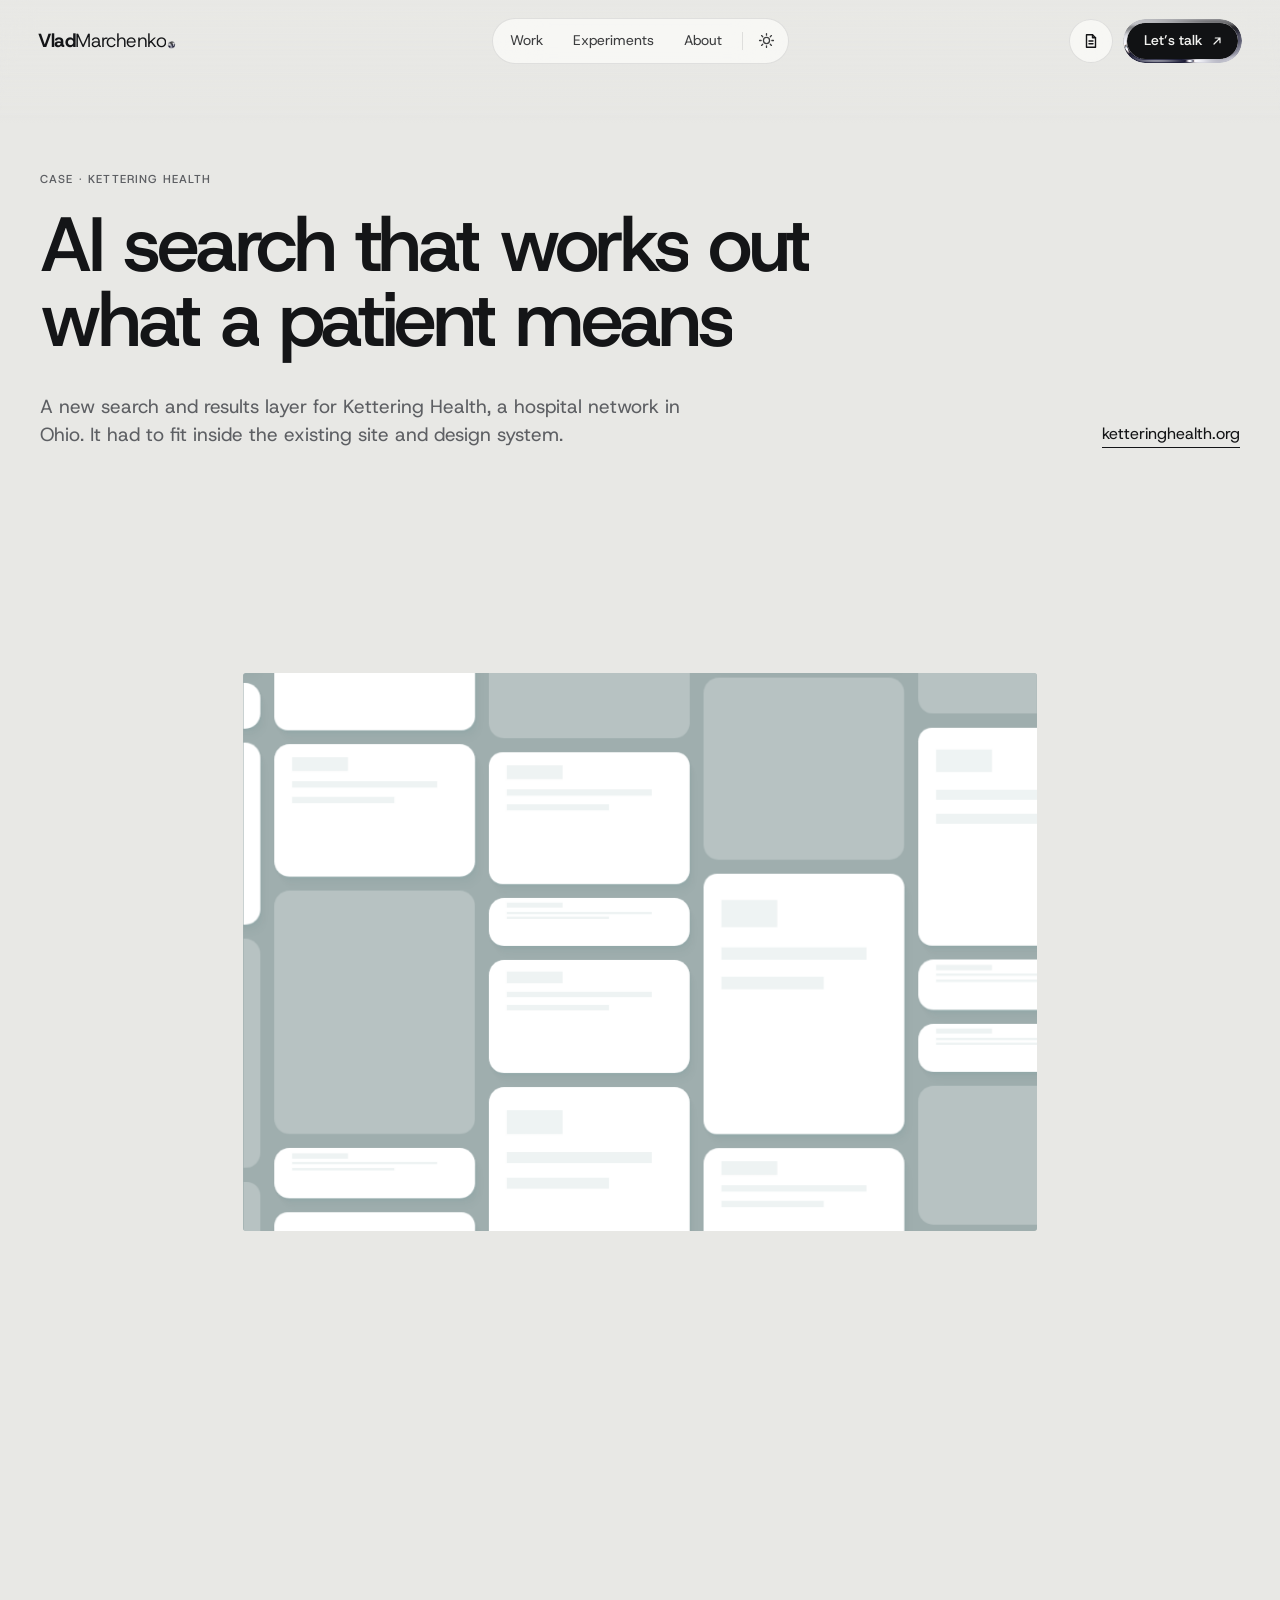
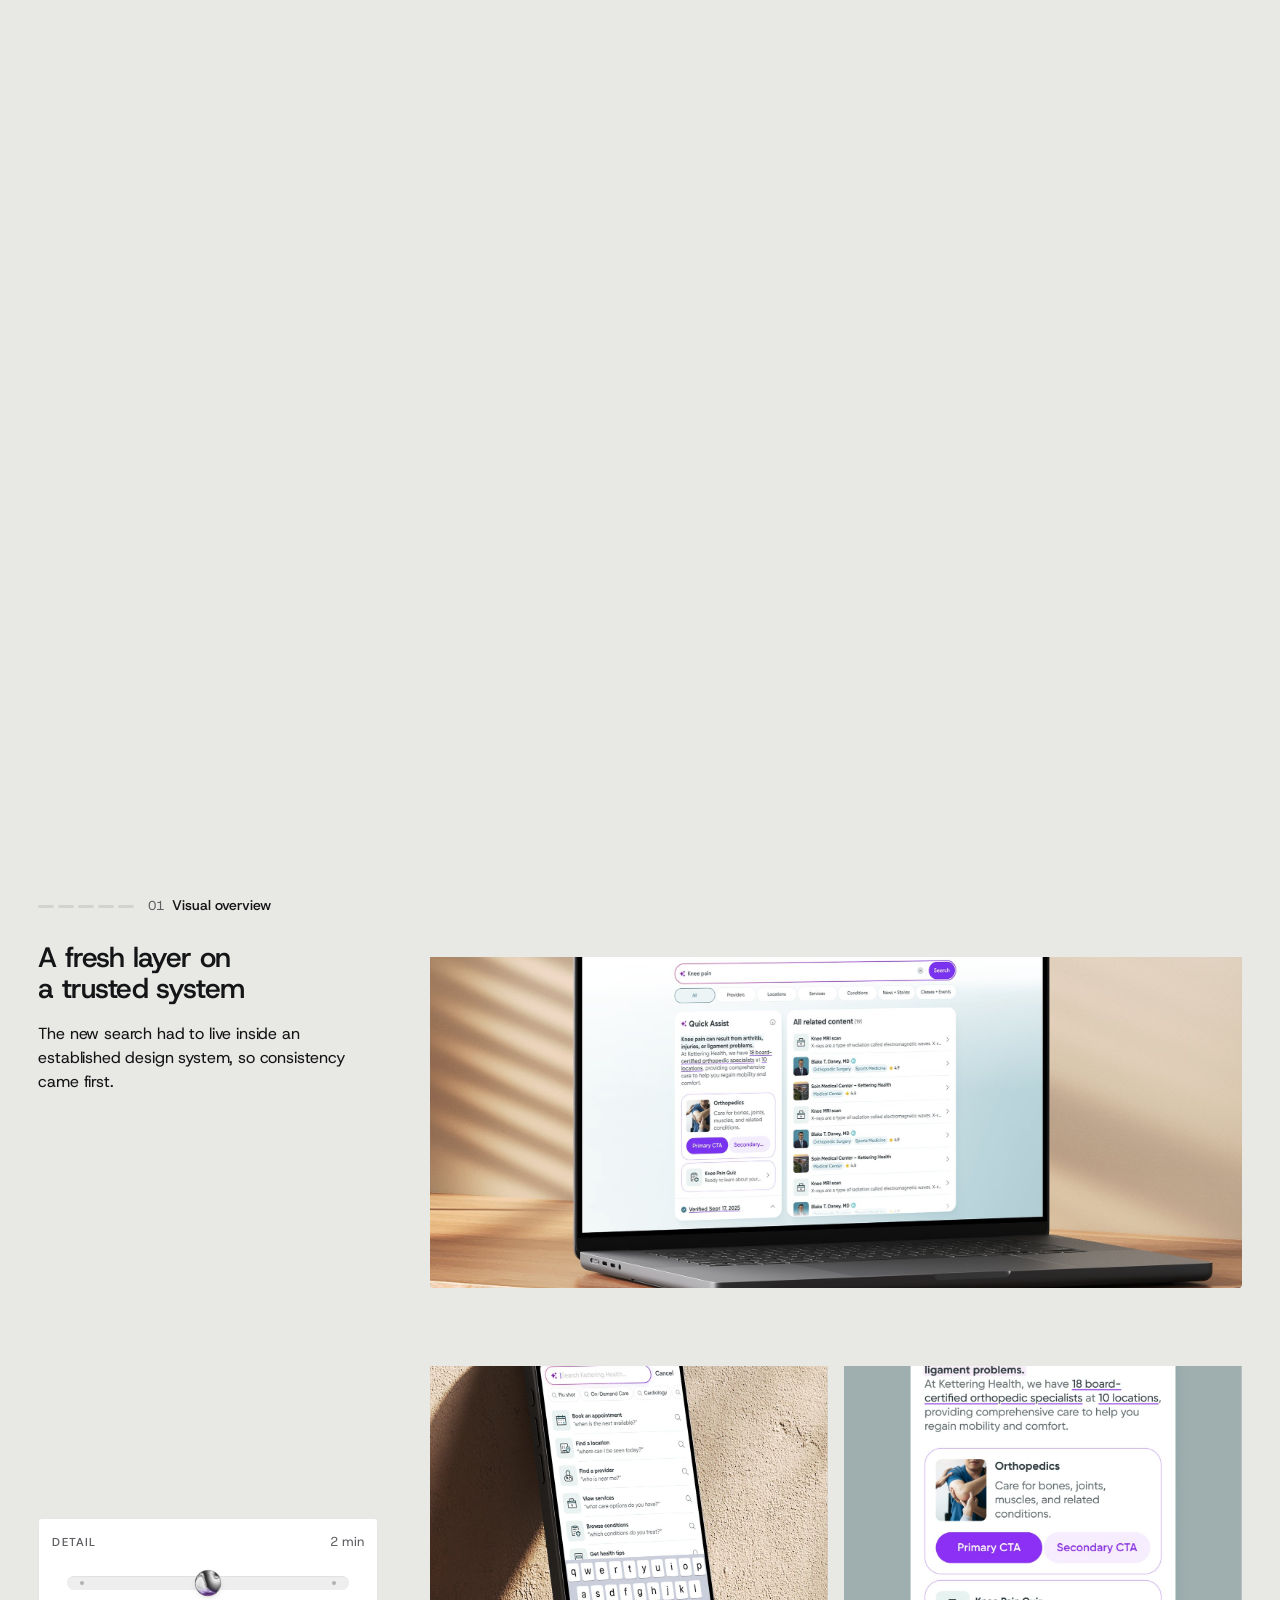
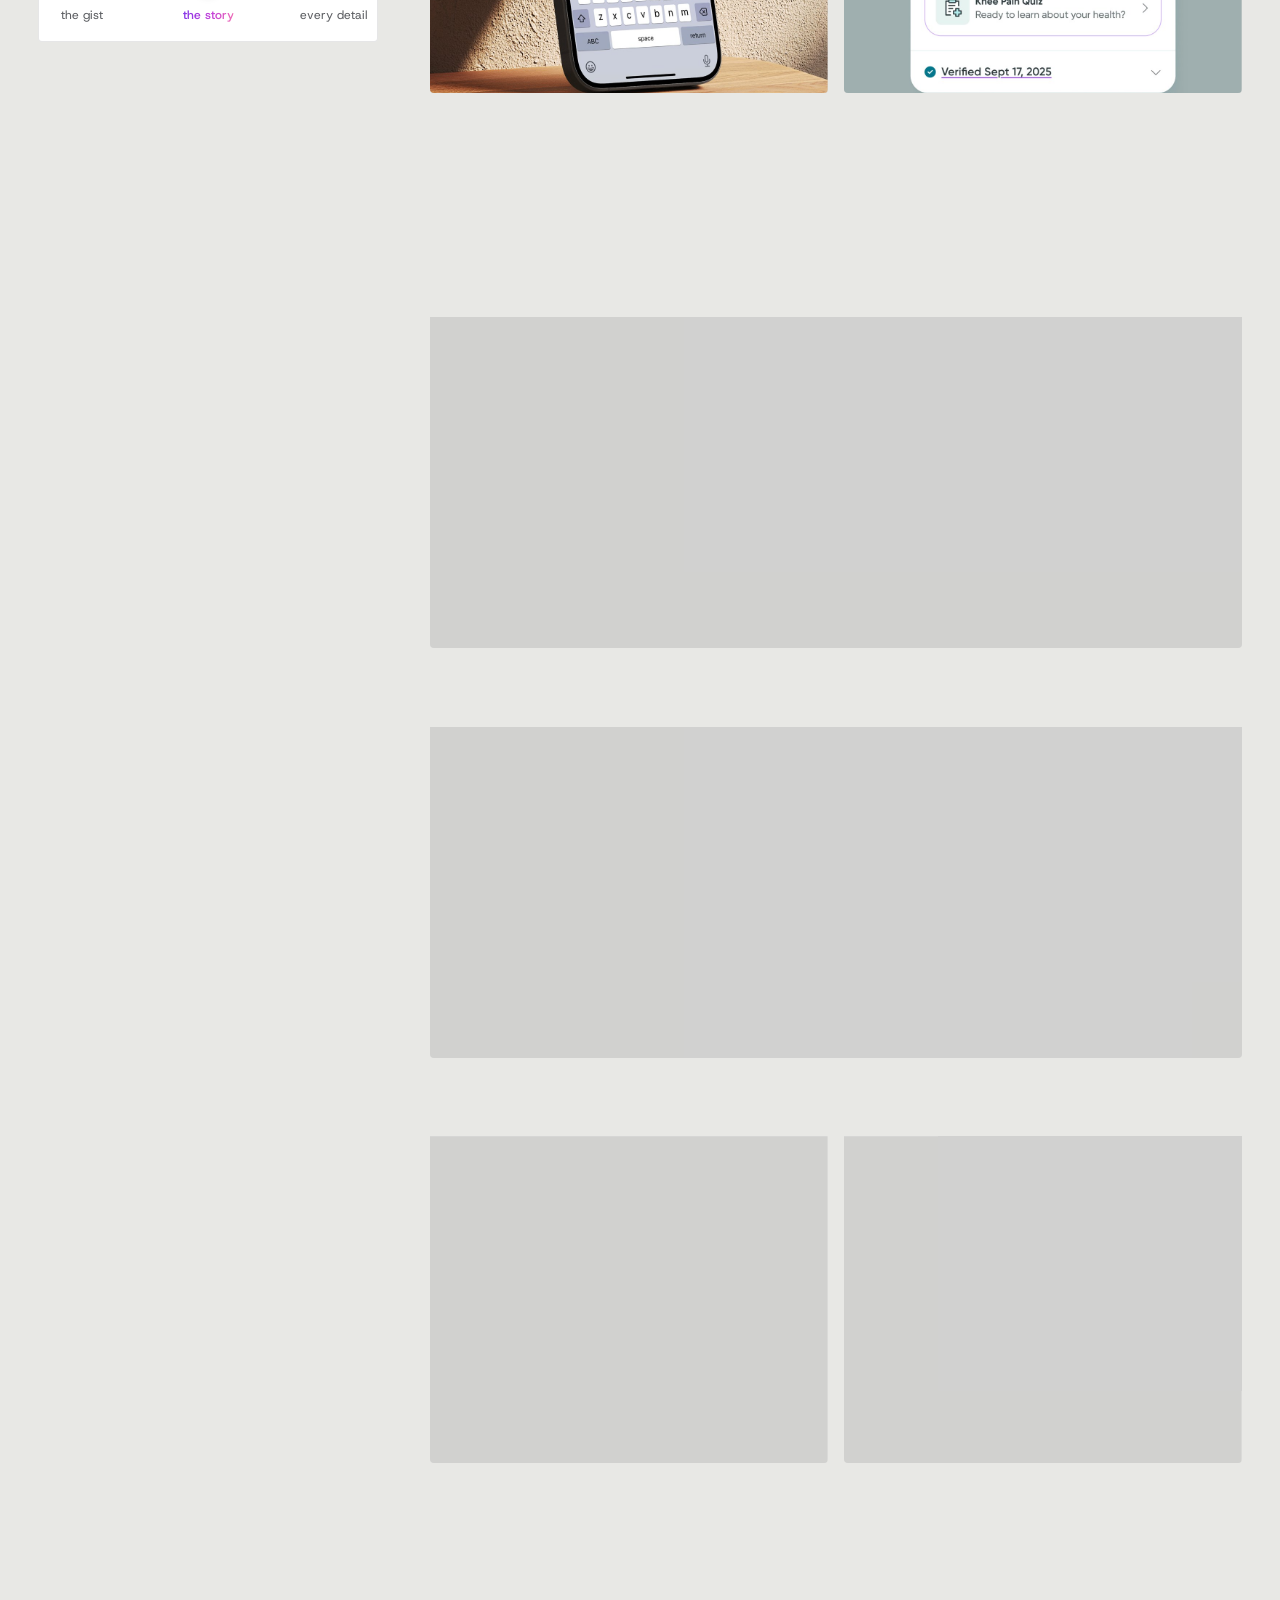
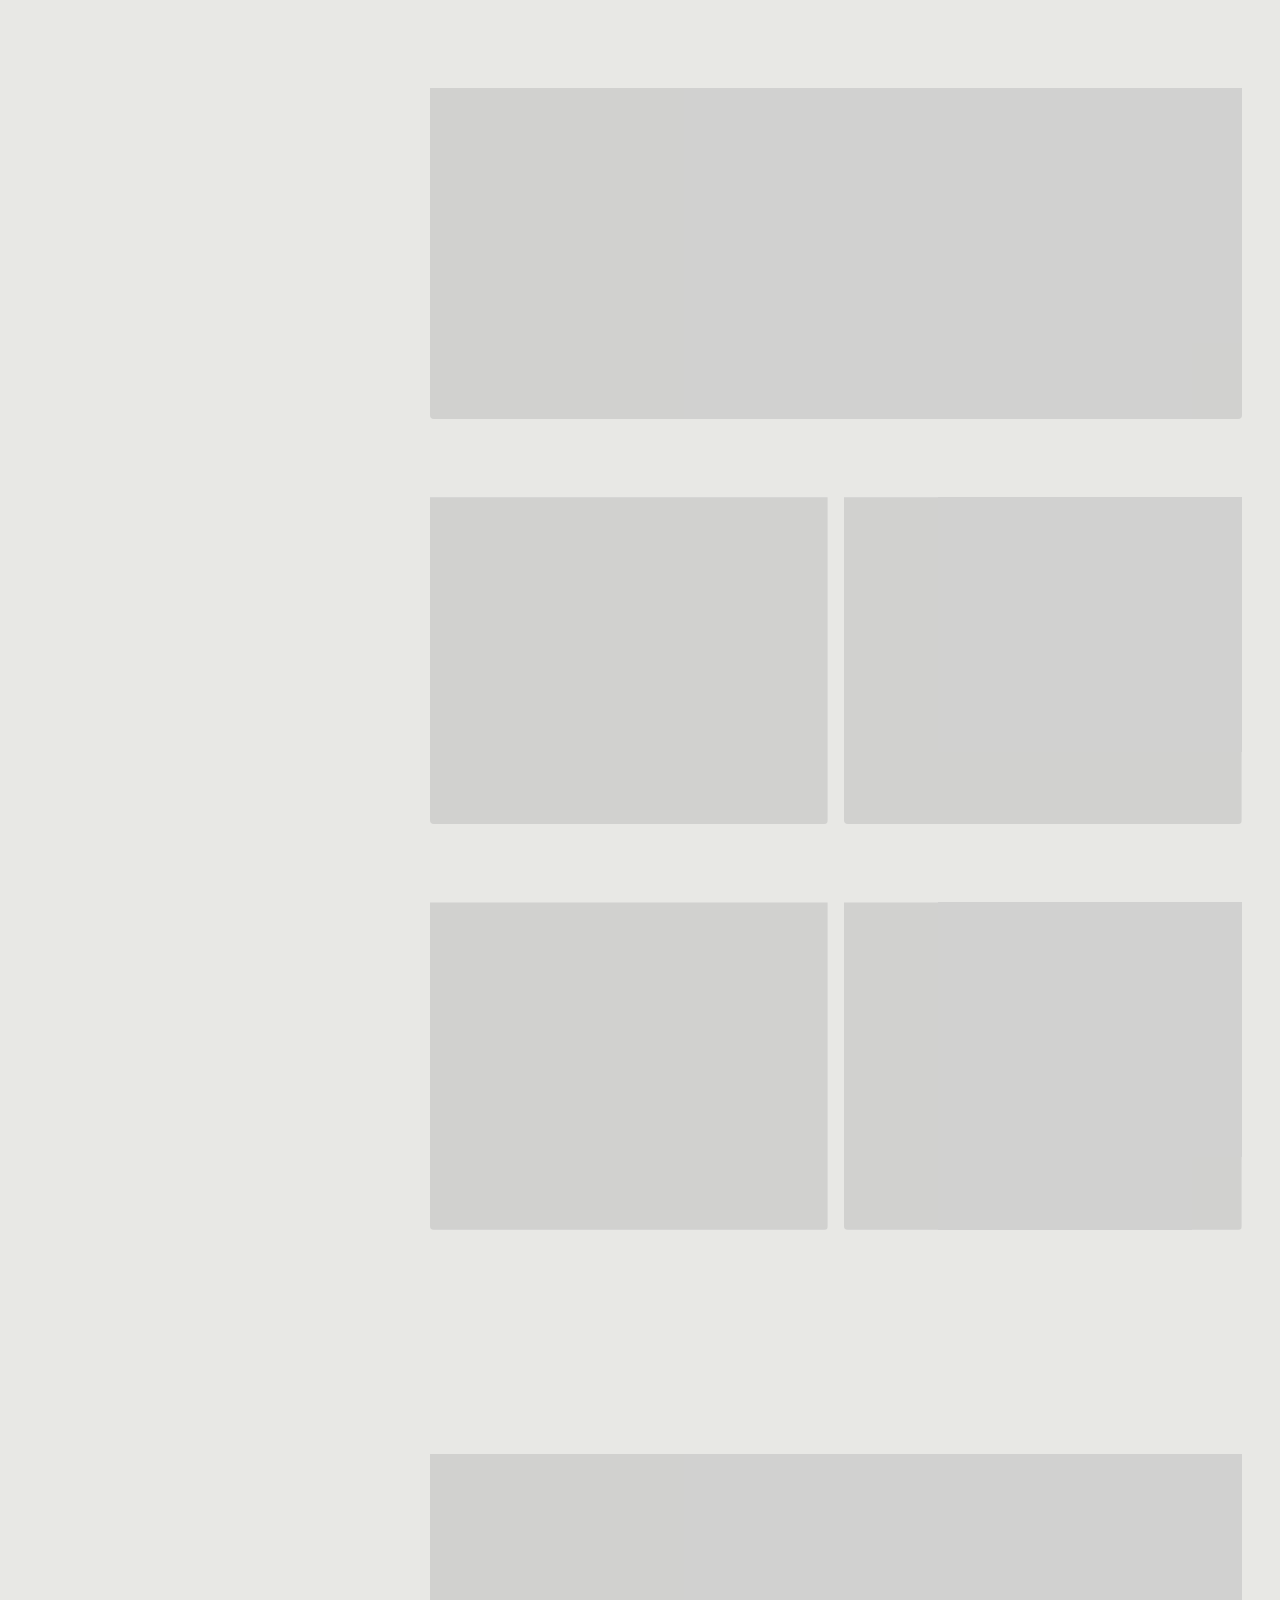
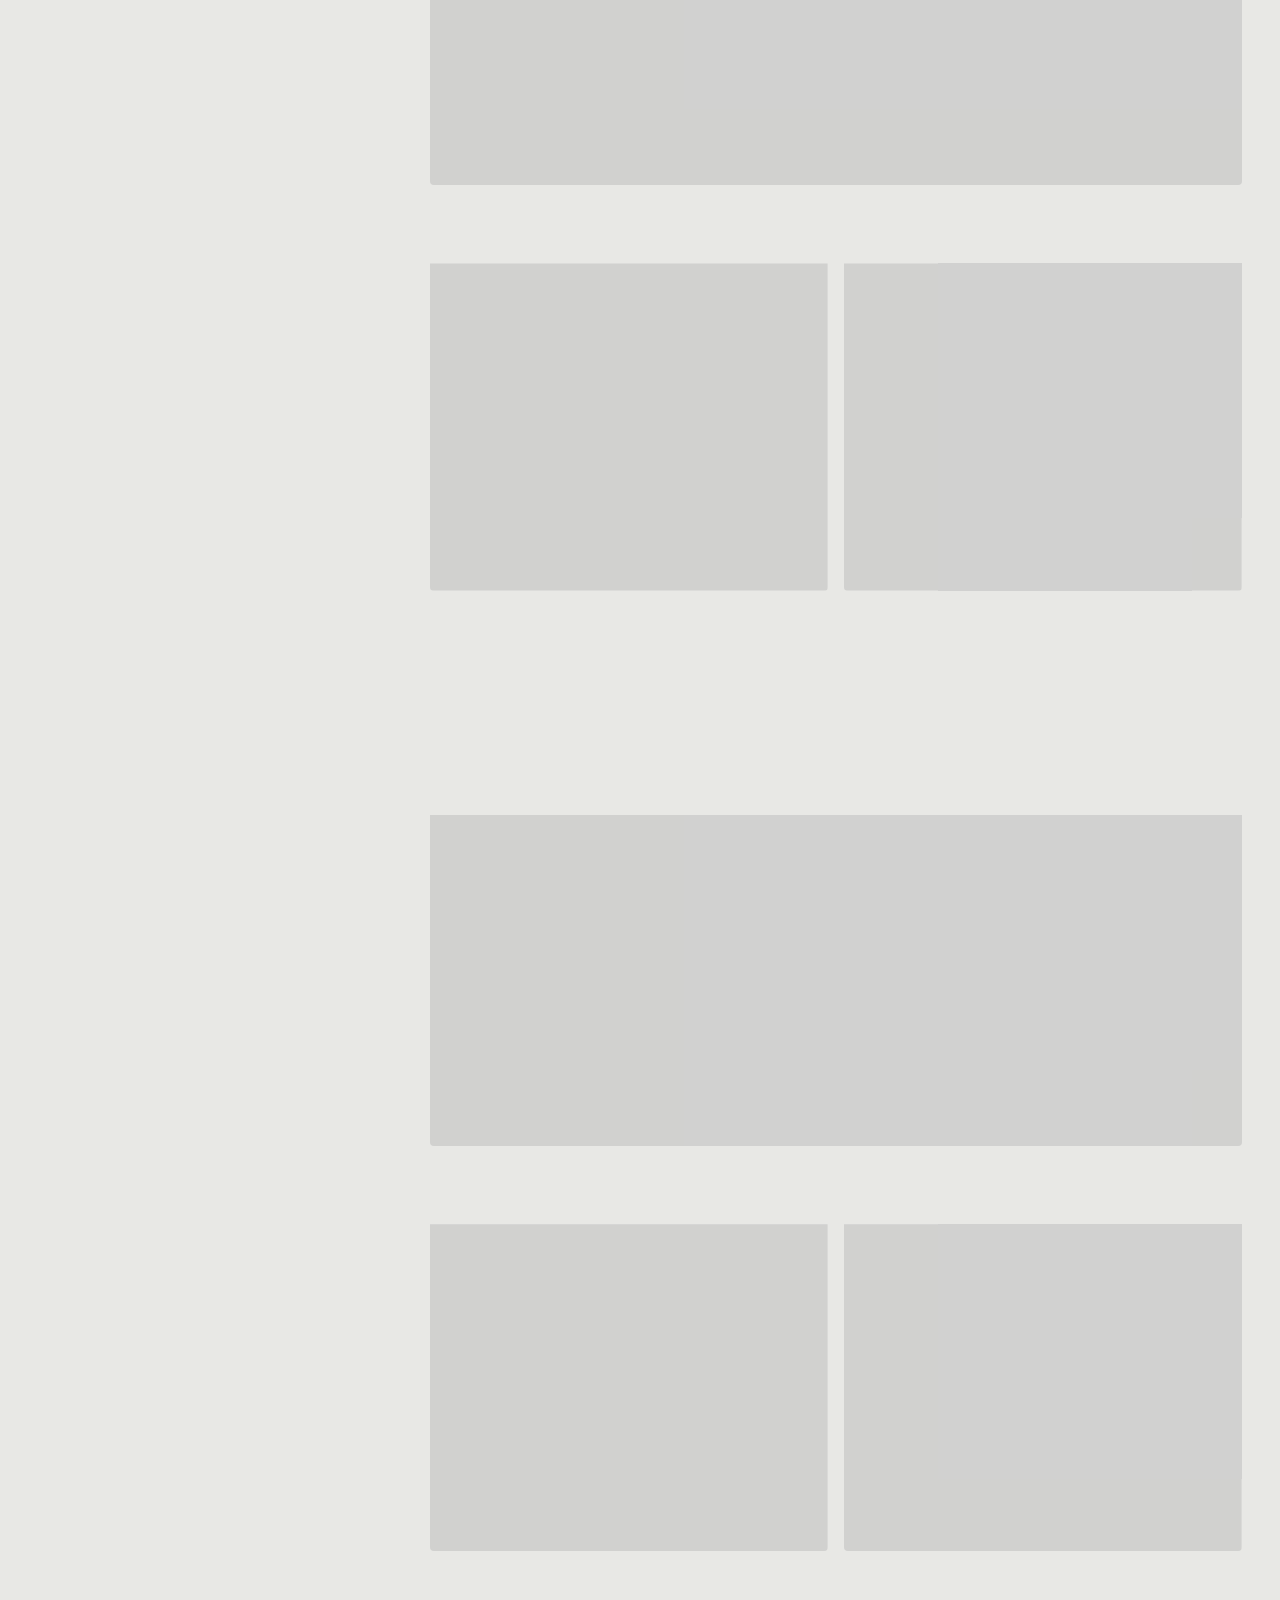
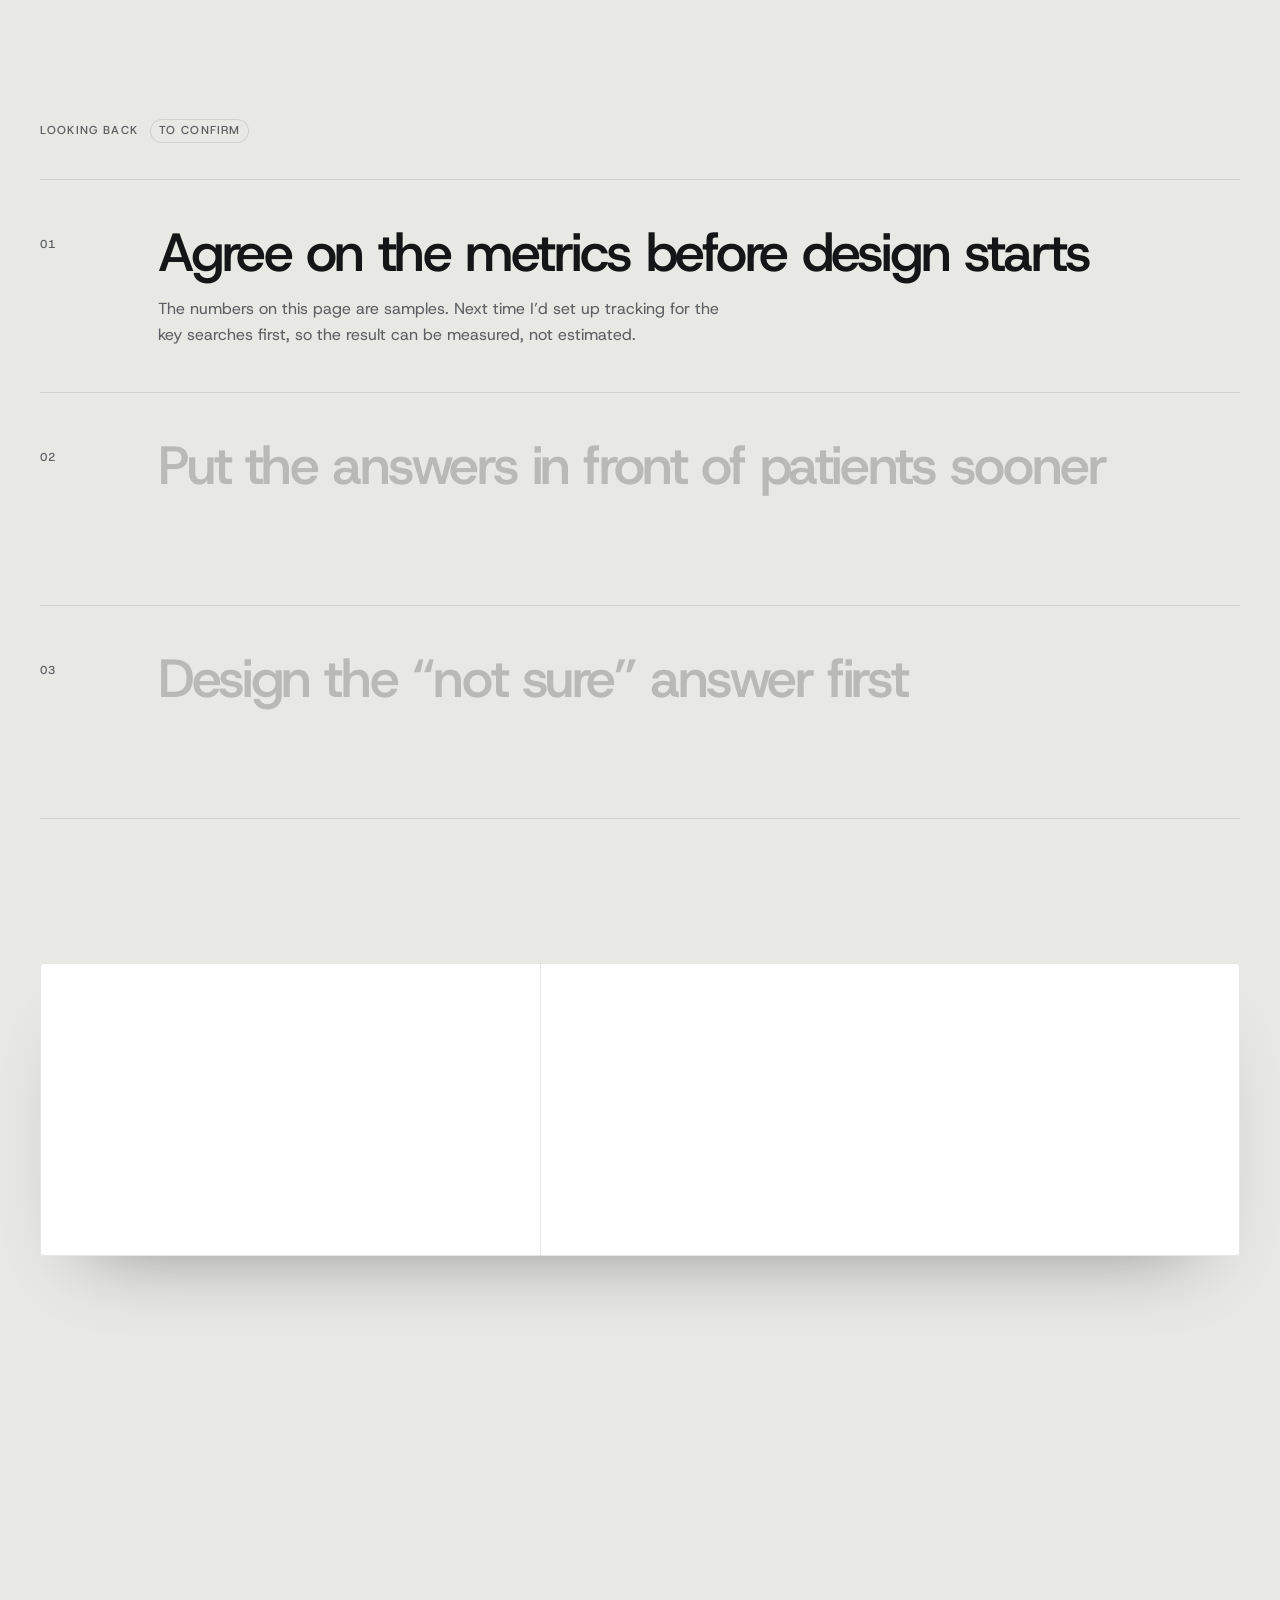
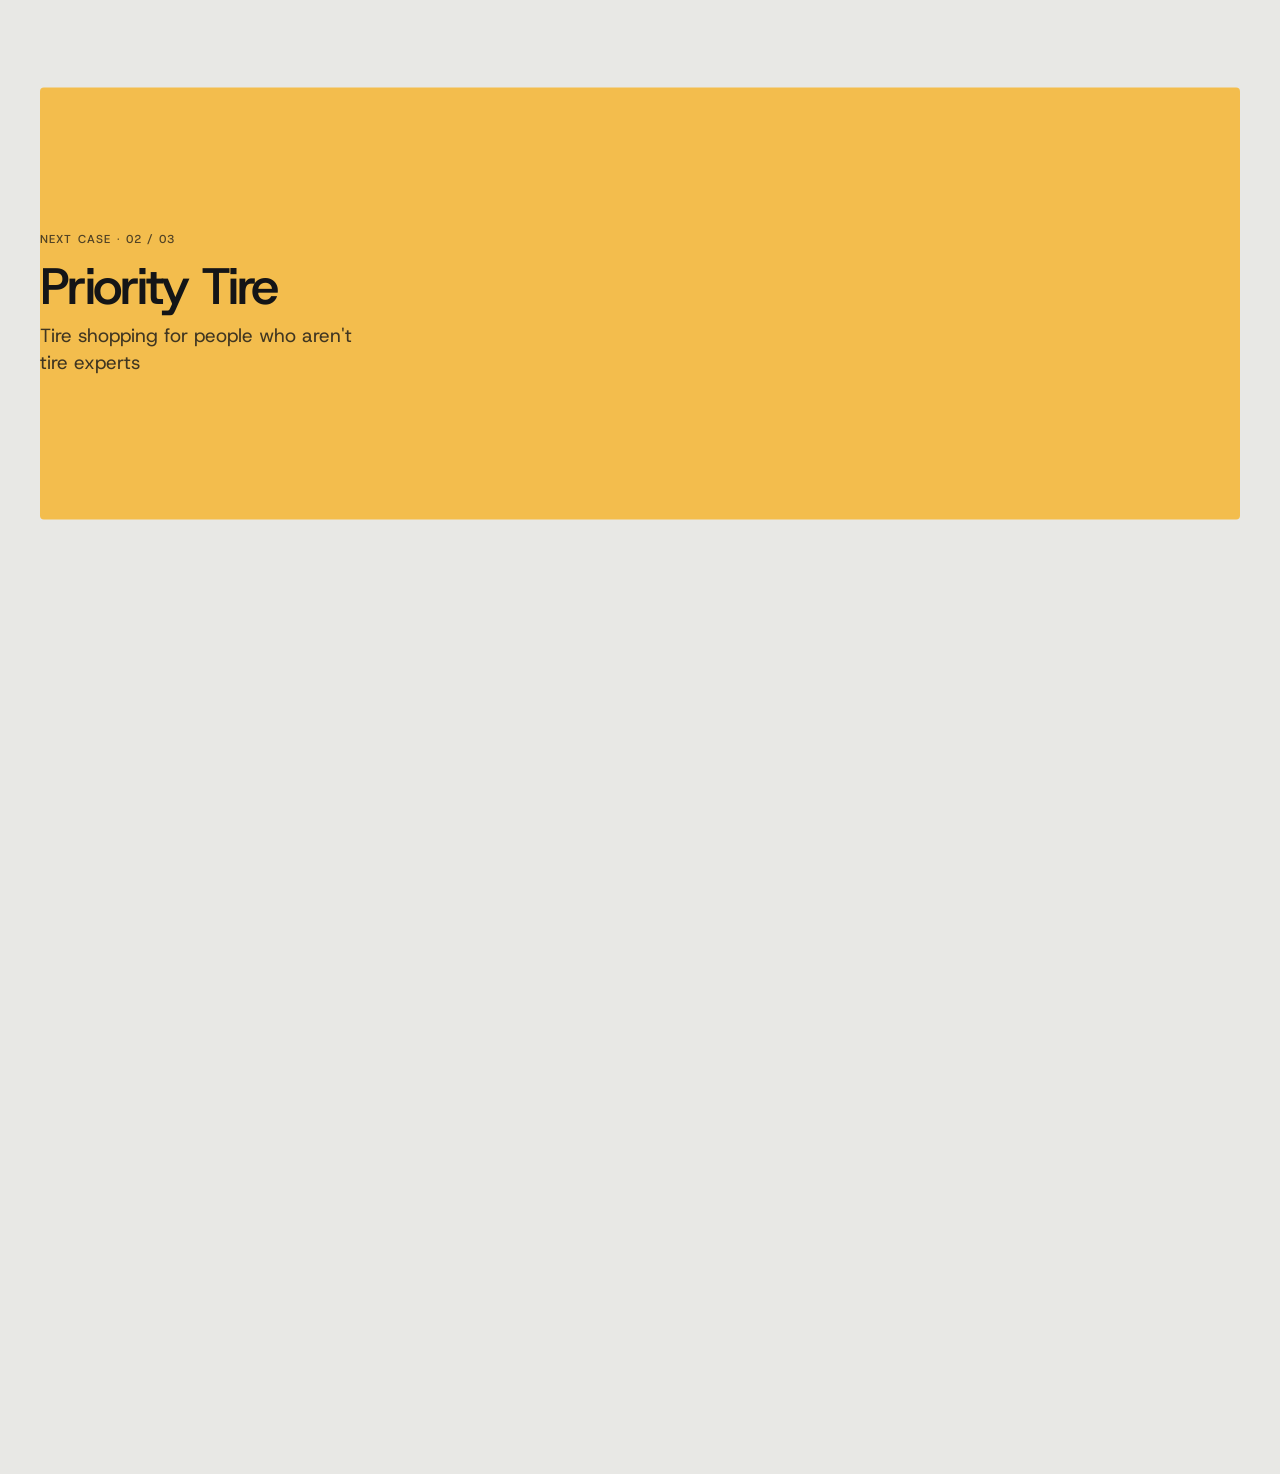
<file: case-kettering-health.html>
<!doctype html><html lang="en"><head><meta name="robots" content="noindex"><meta charset="utf-8"><script>/* open at the top: a link (without #anchor) always lands on the start of the page; Back and Forward keep the browser's own position */(function(){try{var n=performance.getEntriesByType('navigation')[0];if(location.hash||(n&&n.type==='back_forward'))return;var me=false,end=false;function top(){if(!me&&!end&&(scrollY||document.documentElement.scrollTop))scrollTo(0,0);}['wheel','touchstart','keydown','pointerdown'].forEach(function(e){addEventListener(e,function(){me=true;},{passive:true,once:true});});addEventListener('hashchange',function(){end=true;});top();addEventListener('DOMContentLoaded',top);addEventListener('scroll',top,{passive:true});addEventListener('load',function(){var k=0;(function f(){top();if(++k<45)requestAnimationFrame(f);else end=true;})();});}catch(e){}})();</script><meta name="viewport" content="width=device-width,initial-scale=1"><title>Kettering Health — Vlad Marchenko</title><meta name="description" content="Case study: AI search for a hospital network that works out what a patient means. Product design by Vlad Marchenko."><meta property="og:type" content="website"><meta property="og:title" content="Kettering Health — Vlad Marchenko"><meta property="og:description" content="Case study: AI search for a hospital network that works out what a patient means. Product design by Vlad Marchenko."><style>
:root{
  --ground:#E8E8E5; --ink:#141517; --muted:#5D5F63; --faint:#A3A4A7; --line:rgba(16,18,22,.1);
  --glass:rgba(255,255,255,.42); --glass-2:rgba(255,255,255,.2); --glass-line:rgba(255,255,255,.65); --glass-ink:#141517; --glass-muted:rgba(20,21,23,.62);
  --nav-bg:rgba(250,250,248,.8); --frost:rgba(255,255,255,.5); --frost-hi:rgba(255,255,255,.55); --solid:#FFFFFF; --solid-line:rgba(16,18,22,.08);
  --chip:rgba(255,255,255,.6); --pill:#FFFFFF;
  --key-face:#111214; --key-ink:#F2F2F0;
  --ease:cubic-bezier(.32,.72,0,1); --out:cubic-bezier(.16,1,.3,1);
  --font:'Host Grotesk','Helvetica Neue',Arial,sans-serif;
  --ed:#8136E8; --ed-ink:#FFFFFF;
  --t-cap:11.5px; --t-text:14px; --t-lg:clamp(20px,1.9vw,26px); --t-xl:clamp(46px,6.4vw,100px); --t-num:clamp(54px,5.4vw,84px);
}
@media (prefers-color-scheme: dark){:root:not([data-theme="light"]){
  --ground:#08080A; --ink:#EEEEEC; --muted:#8C8E92; --faint:#55565A; --line:rgba(255,255,255,.09);
  --glass:rgba(255,255,255,.13); --glass-2:rgba(12,12,16,.42); --glass-line:rgba(255,255,255,.18); --glass-ink:#FFFFFF; --glass-muted:rgba(255,255,255,.66);
  --nav-bg:rgba(26,26,30,.74); --frost:rgba(22,22,28,.46); --frost-hi:rgba(255,255,255,.07); --solid:#141416; --solid-line:rgba(255,255,255,.06);
  --chip:rgba(255,255,255,.1); --pill:rgba(255,255,255,.94);
  --key-face:#F3F3F1; --key-ink:#121315; color-scheme:dark}}
:root[data-theme="dark"]{
  --ground:#08080A; --ink:#EEEEEC; --muted:#8C8E92; --faint:#55565A; --line:rgba(255,255,255,.09);
  --glass:rgba(255,255,255,.13); --glass-2:rgba(12,12,16,.42); --glass-line:rgba(255,255,255,.18); --glass-ink:#FFFFFF; --glass-muted:rgba(255,255,255,.66);
  --nav-bg:rgba(26,26,30,.74); --frost:rgba(22,22,28,.46); --frost-hi:rgba(255,255,255,.07); --solid:#141416; --solid-line:rgba(255,255,255,.06);
  --chip:rgba(255,255,255,.1); --pill:rgba(255,255,255,.94);
  --key-face:#F3F3F1; --key-ink:#121315; color-scheme:dark}

*{box-sizing:border-box}
html,body{margin:0;background:var(--ground);color:var(--ink)}
body{font-family:var(--font);font-size:var(--t-text);line-height:1.5;-webkit-font-smoothing:antialiased;transition:background-color .8s var(--ease),color .8s var(--ease)}
a{color:inherit;text-decoration:none}
button{font:inherit;color:inherit}
h1,h2,h3,p{margin:0}

/* progressive blur under the header: blur and tint grow toward the top edge, no hard band */
.pblur{position:fixed;z-index:29;left:0;right:0;top:0;height:clamp(96px,14vh,140px);pointer-events:none}
.pblur i{position:absolute;inset:0}
.pblur i:nth-child(1){-webkit-backdrop-filter:blur(0.5px);backdrop-filter:blur(0.5px);-webkit-mask-image:linear-gradient(to top,transparent 0%,#000 12.5%,#000 25.0%,transparent 37.5%);mask-image:linear-gradient(to top,transparent 0%,#000 12.5%,#000 25.0%,transparent 37.5%)}
.pblur i:nth-child(2){-webkit-backdrop-filter:blur(1px);backdrop-filter:blur(1px);-webkit-mask-image:linear-gradient(to top,transparent 12.5%,#000 25.0%,#000 37.5%,transparent 50.0%);mask-image:linear-gradient(to top,transparent 12.5%,#000 25.0%,#000 37.5%,transparent 50.0%)}
.pblur i:nth-child(3){-webkit-backdrop-filter:blur(2px);backdrop-filter:blur(2px);-webkit-mask-image:linear-gradient(to top,transparent 25.0%,#000 37.5%,#000 50.0%,transparent 62.5%);mask-image:linear-gradient(to top,transparent 25.0%,#000 37.5%,#000 50.0%,transparent 62.5%)}
.pblur i:nth-child(4){-webkit-backdrop-filter:blur(4px);backdrop-filter:blur(4px);-webkit-mask-image:linear-gradient(to top,transparent 37.5%,#000 50.0%,#000 62.5%,transparent 75.0%);mask-image:linear-gradient(to top,transparent 37.5%,#000 50.0%,#000 62.5%,transparent 75.0%)}
.pblur i:nth-child(5){-webkit-backdrop-filter:blur(8px);backdrop-filter:blur(8px);-webkit-mask-image:linear-gradient(to top,transparent 50.0%,#000 62.5%,#000 75.0%,transparent 87.5%);mask-image:linear-gradient(to top,transparent 50.0%,#000 62.5%,#000 75.0%,transparent 87.5%)}
.pblur i:nth-child(6){-webkit-backdrop-filter:blur(16px);backdrop-filter:blur(16px);-webkit-mask-image:linear-gradient(to top,transparent 62.5%,#000 75.0%);mask-image:linear-gradient(to top,transparent 62.5%,#000 75.0%)}
.pblur::after{content:"";position:absolute;inset:0;background:linear-gradient(to bottom,color-mix(in srgb,var(--ground) 72%,transparent) 0%,color-mix(in srgb,var(--ground) 52%,transparent) 30%,color-mix(in srgb,var(--ground) 26%,transparent) 58%,color-mix(in srgb,var(--ground) 8%,transparent) 82%,transparent 100%)}
/* header: name left, links centred, the steel key alone on the right */
.top{position:fixed;z-index:30;left:0;right:0;top:calc(env(safe-area-inset-top,0px) + 18px);padding-inline:clamp(16px,3vw,40px);display:grid;grid-template-columns:1fr auto 1fr;align-items:center;gap:12px;pointer-events:none}
.top > *{pointer-events:auto}
.name{justify-self:start;font-weight:500;font-size:var(--t-cap);letter-spacing:.1em;text-transform:uppercase;white-space:nowrap}
.links{display:flex;align-items:center;gap:2px;padding:4px;border-radius:999px;background:var(--nav-bg);-webkit-backdrop-filter:blur(24px) saturate(140%);backdrop-filter:blur(24px) saturate(140%);box-shadow:inset 0 0 0 1px var(--line)}
.links .sep{width:1px;height:18px;background:var(--line);margin:0 4px}
.links a{font-size:var(--t-text);padding:8px 14px;border-radius:999px;color:color-mix(in srgb,var(--ink) 82%,transparent);transition:color .5s var(--ease),background-color .5s var(--ease)}
.links a:hover{color:var(--ink);background:var(--chip)}
.links a:focus-visible{outline:2px solid currentColor;outline-offset:2px}
.right{justify-self:end;display:flex;align-items:center;gap:8px}
.theme{position:relative;width:36px;height:36px;border:0;padding:0;border-radius:999px;background:transparent;color:color-mix(in srgb,var(--ink) 82%,transparent);cursor:pointer;display:grid;place-items:center;transition:transform .6s var(--ease)}
.theme:hover{transform:rotate(-14deg);color:var(--ink);background:var(--chip)}
.theme:focus-visible{outline:2px solid currentColor;outline-offset:2px}
.theme svg{position:absolute;width:17px;height:17px;transition:transform .8s var(--ease),opacity .5s var(--ease)}
.theme .moon{opacity:0;transform:rotate(-70deg) scale(.6)}
.is-dark .theme .sun{opacity:0;transform:rotate(70deg) scale(.6)}
.is-dark .theme .moon{opacity:1;transform:none}
.cta{position:relative;display:inline-flex;height:44px;padding:4px;border-radius:999px;cursor:pointer;isolation:isolate;flex:none}
.cta:focus-visible{outline:2px solid currentColor;outline-offset:3px}
.cta:active{transform:scale(.98)}
.cta .metal{position:absolute;inset:0;border-radius:inherit;overflow:hidden;z-index:1;pointer-events:none}
.cta .face{position:relative;display:flex;align-items:center;gap:9px;height:100%;padding:0 15px 0 17px;border-radius:999px;background:var(--key-face);color:var(--key-ink);font-weight:500;font-size:var(--fs-small);white-space:nowrap;transition:background-color .8s var(--ease),color .8s var(--ease)}
.arrows{position:relative;width:12px;height:12px;overflow:hidden;flex:none}
.arrows svg{position:absolute;inset:0;transition:transform .7s var(--ease)}
.arrows svg + svg{transform:translate(-120%,120%)}
.cta:hover .arrows svg:first-child,.go:hover .arrows svg:first-child,.case-go:hover .arrows svg:first-child{transform:translate(120%,-120%)}
.cta:hover .arrows svg + svg,.go:hover .arrows svg + svg,.case-go:hover .arrows svg + svg{transform:translate(0,0)}
.wrap{width:min(1200px,calc(100vw - 2 * clamp(16px,3vw,40px)));margin:0 auto}
.g5{display:grid;grid-template-columns:repeat(5,minmax(0,1fr));column-gap:16px}
.cap{font-size:var(--t-cap);letter-spacing:.1em;text-transform:uppercase;font-weight:500;color:var(--muted)}
.pending{align-self:flex-start;display:inline-flex;align-items:center;height:var(--tag);padding:0 9px;border-radius:999px;box-shadow:inset 0 0 0 1px var(--line);font-size:var(--t-cap);letter-spacing:.1em;text-transform:uppercase;font-weight:500;color:var(--muted)}

/* arrows only on the main key and the round steel keys; text links get a quiet underline instead */
.arrows{display:none!important}
.cta .arrows,.bigkey .arrows,.btn.steel .arrows,.okey .arrows{display:inline-block!important}
.cgo{display:none!important}
.contacts a:hover .cl,.facts a:hover span:first-child,.clinks a:hover,.nlink:hover,.nudge a:hover,.go2:hover,.visit:hover,.next .go{text-decoration:underline;text-decoration-thickness:1px;text-underline-offset:4px}
.next .go{display:none}
:root{--accent:#8136E8;--ai1:#8136E8;--ai2:#C23FD9;--ai3:#F06FB4}
.is-dark{--accent:#A57BFF}
.top.on-shot .name{color:#fff}
figure{margin:0}
figure img{display:block;width:100%;height:auto;background:var(--line)}
.mask .m{display:inline-block;overflow:hidden;vertical-align:top;padding-bottom:.1em;margin-bottom:-.1em}
.mask .mw{display:inline-block;transform:translateY(108%);transition:transform 1.15s var(--out);transition-delay:calc(var(--i) * 42ms + var(--d,0ms))}
.mask.in .mw{transform:none}
.w{display:inline}
.wait .w{opacity:0}
.stream .w{animation:wIn 1s var(--out) both;animation-delay:calc(var(--i) * 17ms)}
@keyframes wIn{0%{opacity:0;filter:blur(7px);color:var(--ai2)}45%{opacity:1;filter:blur(0);color:var(--accent)}}
.fig .fr{overflow:hidden;clip-path:inset(16% 0 0 0);transition:clip-path 1.5s var(--out)}
.fig .fr img{transform:translateY(var(--py,0px)) scale(var(--sc,1.14));transition:transform 1.9s var(--out)}
.fig.in .fr{clip-path:inset(0)}
.fig.in .fr img{--sc:1}
.fig.par.in .fr img{--sc:1.08}
.rv{opacity:0;transform:translateY(22px);transition:opacity 1s var(--ease),transform 1.3s var(--out)}
.rv.in{opacity:1;transform:none}
.shim{background:linear-gradient(90deg,var(--muted) 0%,var(--muted) 35%,var(--ink) 50%,var(--muted) 65%,var(--muted) 100%);background-size:250% 100%;-webkit-background-clip:text;background-clip:text;color:transparent;animation:shim 1.3s linear infinite}
@keyframes shim{from{background-position:100% 0}to{background-position:-150% 0}}
.spec{margin:0}
.spec div{position:relative;display:grid;grid-template-columns:140px minmax(0,1fr);gap:16px;padding:14px 0;align-items:baseline;opacity:0;transform:translateY(10px);transition:opacity .9s var(--ease),transform 1.1s var(--out);transition-delay:calc(var(--r) * 70ms)}
.spec div::before{content:"";position:absolute;left:0;right:0;top:0;height:1px;background:var(--line);transform:scaleX(0);transform-origin:left;transition:transform 1.4s var(--out);transition-delay:calc(var(--r) * 70ms)}
.spec.in div{opacity:1;transform:none}
.spec.in div::before{transform:none}
.spec dt{font-size:var(--t-cap);letter-spacing:.1em;text-transform:uppercase;font-weight:500;color:var(--muted)}
.spec dd{margin:0;font-size:var(--fs-body);line-height:1.5}
.spec dd.soft{color:var(--muted)}
.spec .pending{margin-left:8px;vertical-align:1px}
.ext{position:relative;display:inline-flex;align-items:center;gap:8px;padding-bottom:2px}
.ext::after{content:"";position:absolute;left:0;right:0;bottom:0;height:1px;background:currentColor;transform-origin:right;transition:transform .7s var(--out)}
.ext:hover::after{transform:scaleX(0)}
.ext .arrows{width:11px;height:11px}
.ext:hover .arrows svg:first-child,.btn:hover .arrows svg:first-child,.nlink:hover .arrows svg:first-child{transform:translate(120%,-120%)}
.ext:hover .arrows svg + svg,.btn:hover .arrows svg + svg,.nlink:hover .arrows svg + svg{transform:none}
.btn{position:relative;display:inline-flex;align-items:center;gap:9px;height:var(--key-m);padding:5px;border:0;border-radius:999px;cursor:pointer;font:inherit;font-weight:500;isolation:isolate;background:none;color:inherit}
.btn .face{position:relative;z-index:2;display:flex;align-items:center;gap:9px;height:100%;padding:0 17px 0 19px;border-radius:999px}
.btn.steel .metal{position:absolute;inset:0;border-radius:inherit;overflow:hidden;z-index:1;pointer-events:none}
.btn.steel .face{background:var(--key-face);color:var(--key-ink)}
.btn.line{padding:0 20px;box-shadow:inset 0 0 0 1px var(--line)}
.btn:focus-visible,.ext:focus-visible{outline:2px solid currentColor;outline-offset:3px}
.copied{font-size:var(--fs-caption);color:var(--muted);opacity:0;transform:translateX(-6px);transition:opacity .5s var(--ease),transform .7s var(--out)}
.copied.on{opacity:1;transform:none}
.sec .brief,.sec .txt p{text-wrap:pretty}
.txt{display:grid;grid-template-rows:0fr;opacity:0;transition:grid-template-rows .8s var(--out),opacity .6s var(--ease)}
.txt > div{overflow:hidden;min-height:0}
.lv-standard .t1,.lv-full .txt{grid-template-rows:1fr;opacity:1}
.lv-standard .brief,.lv-full .brief{display:none}
.x{display:grid;grid-template-rows:1fr;transition:grid-template-rows .8s var(--out),opacity .6s var(--ease)}
.x > div{overflow:hidden;min-height:0}
.lv-brief .x{grid-template-rows:0fr;opacity:0}
@media (max-width:760px){.links a{display:none}.links .sep{display:none}.top{grid-template-columns:1fr auto auto}.spec div{grid-template-columns:100px minmax(0,1fr)}}
@media (prefers-reduced-motion: reduce){*{transition:none!important;animation:none!important}.rv,.spec div{opacity:1;transform:none}.mask .mw{transform:none}.fig .fr{clip-path:none}.wait .w{opacity:1}}

/* ===== Option B: the story panel =====
   The cover grows from a framed picture to full width as you scroll.
   Then the case splits: the story stays in a panel on the left, the screens scroll past on the right.
   Content control: one bar per part, filling as you read. Depth control: an AI-style composer, "Shorter" / "Tell me more". */
.wrapB{width:min(1200px,calc(100vw - 2 * clamp(16px,3vw,40px)));margin:0 auto}
.heroB{padding-top:clamp(130px,19vh,190px)}
.heroB .k{display:block;font-size:var(--t-cap);letter-spacing:.1em;text-transform:uppercase;font-weight:500;color:var(--muted)}
.heroB h1{margin-top:18px;font-size:var(--fs-display);line-height:.98;font-weight:540;letter-spacing:-.05em;max-width:11.5em;--d:150ms}
.heroB .row{margin-top:clamp(28px,4vh,40px);display:grid;grid-template-columns:minmax(0,1fr) auto;gap:40px;align-items:end}
.heroB .lead{font-size:var(--fs-lead);line-height:1.45;color:var(--muted);max-width:34em}

.grow{position:relative;height:190vh;margin-top:clamp(40px,6vh,64px)}
.grow .stick{position:sticky;top:0;height:100vh;display:grid;place-items:center;overflow:hidden}
.grow .gf{width:100%;height:100%;transform:scale(var(--gs,.62));will-change:transform;overflow:hidden}
.grow .gf img{width:100%;height:100%;object-fit:cover;object-position:50% 70%;transform:scale(calc(1.25 - (var(--gp,0) * .25)))}
.grow .cap2{position:absolute;left:0;right:0;bottom:28px;text-align:center;font-size:var(--fs-caption);color:#fff;opacity:var(--go,0);text-shadow:0 1px 12px rgba(0,0,0,.4)}

.introB{margin-top:clamp(80px,12vh,130px);display:grid;grid-template-columns:minmax(0,5fr) minmax(0,7fr);gap:56px;align-items:start}
.introB .say{font-size:var(--fs-statement);line-height:1.22;letter-spacing:-.025em;font-weight:500;text-wrap:balance}
.baB{margin-top:clamp(64px,9vh,100px)}
.baB .fr{position:relative}
.baB .tag{position:absolute;z-index:2;top:14px;display:inline-flex;align-items:center;height:var(--tag);padding:0 10px;border-radius:999px;font-size:var(--t-cap);letter-spacing:.1em;text-transform:uppercase;font-weight:500;line-height:1;background:rgba(255,255,255,.9);color:#141517}
.baB .tag.b{left:14px}.baB .tag.a{left:calc(50% + 14px);background:rgba(20,21,23,.78);color:#fff}

/* story */
.story{margin-top:clamp(110px,15vh,170px);margin-left:max(clamp(16px,3vw,40px),calc((100vw - 1200px) / 2));margin-right:0;display:grid;grid-template-columns:minmax(300px,380px) minmax(0,1fr);gap:clamp(32px,4vw,64px);align-items:start}
.panel{position:sticky;top:0;height:100vh;padding:104px 0 24px;display:flex;flex-direction:column}
.bars{display:grid;grid-template-columns:repeat(5,minmax(0,1fr));gap:6px}
.bars button{position:relative;height:22px;border:0;padding:0;background:none;cursor:pointer}
.bars button::before{content:"";position:absolute;left:0;right:0;top:10px;height:2px;border-radius:2px;background:var(--line)}
.bars button i{position:absolute;left:0;right:0;top:10px;height:2px;border-radius:2px;background:var(--ink);transform:scaleX(var(--f,0));transform-origin:left;transition:transform .25s linear}
.bars button:hover::before{background:var(--faint)}
.bars button:focus-visible{outline:2px solid currentColor;outline-offset:2px;border-radius:4px}
.count{margin-top:8px;display:flex;gap:10px;align-items:baseline;font-size:var(--fs-caption);color:var(--muted);height:20px;overflow:hidden}
.count b{font-weight:500;color:var(--ink);font-variant-numeric:tabular-nums}
.count .cl{display:inline-block}
.count .cl.roll{animation:cl .6s var(--out)}
@keyframes cl{from{transform:translateY(100%);opacity:0}}
.texts{position:relative;flex:1;margin-top:clamp(28px,5vh,56px);overflow:hidden}
.tx{position:absolute;inset:0;opacity:0;transform:translateY(18px);pointer-events:none;transition:opacity .7s var(--ease),transform 1s var(--out);overflow:auto;scrollbar-width:none}
.tx.on{opacity:1;transform:none;pointer-events:auto}
.tx .no{display:none}
.tx .lab{display:none;margin-top:6px;font-size:var(--t-cap);letter-spacing:.1em;text-transform:uppercase;font-weight:500;color:var(--muted)}
.tx h2{margin-top:0;font-size:var(--fs-statement);line-height:1.08;font-weight:540;letter-spacing:-.035em;text-wrap:balance}
.tx .brief,.tx .txt p{font-size:var(--fs-body);line-height:1.6;color:var(--muted)}
.tx .brief{margin-top:18px;color:var(--ink)}
.tx .txt p{margin-top:16px}
.tx .t1 p:first-child{color:var(--ink)}

/* the composer */
.composer{margin-top:16px;padding:14px 14px 14px 18px;border-radius:24px;background:var(--solid);box-shadow:inset 0 0 0 1px var(--line)}
.is-dark .composer{background:#121215}
.cline{display:flex;align-items:center;gap:10px;font-size:var(--fs-small);color:var(--muted);min-height:22px}
.cline b{font-weight:500;color:var(--ink)}
.orb{position:relative;width:14px;height:14px;border-radius:999px;flex:none;background:conic-gradient(from var(--a,0deg),var(--ai1),var(--ai2),var(--ai3),#7FB2FF,var(--ai1));animation:spin 6s linear infinite}
.busy .orb{animation-duration:1s}
@property --a{syntax:'<angle>';inherits:false;initial-value:0deg}
@keyframes spin{to{--a:360deg}}
.cacts{margin-top:12px;display:flex;align-items:center;gap:10px}
.cbtn{display:inline-flex;align-items:center;gap:8px;height:40px;padding:0 14px;border:0;border-radius:999px;background:var(--chip);color:var(--ink);font:inherit;font-size:var(--fs-small);cursor:pointer;transition:opacity .4s var(--ease)}
.cbtn:disabled{opacity:.38;cursor:default}
.cbtn svg{width:12px;height:12px}
.cbtn:focus-visible{outline:2px solid currentColor;outline-offset:2px}
.meter{flex:1;display:grid;grid-template-columns:repeat(3,minmax(0,1fr));gap:4px;padding:0 4px}
.meter i{height:4px;border-radius:4px;background:var(--line);position:relative;overflow:hidden}
.meter i::after{content:"";position:absolute;inset:0;background:linear-gradient(90deg,var(--ai1),var(--ai2),var(--ai3));transform:scaleX(0);transform-origin:left;transition:transform .8s var(--out)}
.meter i.on::after{transform:none}
.more-b{position:relative;display:inline-flex;align-items:center;gap:10px;height:44px;padding:0 16px 0 4px;border:0;border-radius:999px;background:var(--ink);color:var(--ground);font:inherit;font-size:var(--fs-small);font-weight:500;cursor:pointer;transition:opacity .4s var(--ease)}
.more-b .rb{position:relative;width:36px;height:36px;border-radius:999px;display:grid;place-items:center;background:var(--ground);color:var(--ink)}
.more-b .rb .metal{position:absolute;inset:0;border-radius:999px;overflow:hidden}
.more-b .rb svg{position:relative;z-index:2;width:12px;height:12px;transition:transform .8s var(--out)}
.more-b:hover .rb svg{transform:rotate(90deg)}
.more-b:disabled{opacity:.38;cursor:default}
.more-b:focus-visible{outline:2px solid var(--ink);outline-offset:3px}

.reel{display:flex;flex-direction:column;gap:16px;padding:104px 0 30vh}
.reel img,.baB img{cursor:zoom-in}
.grp{display:flex;flex-direction:column;gap:16px;scroll-margin-top:96px}
.grp + .grp{margin-top:clamp(80px,14vh,160px)}
.grp .pair{display:grid;grid-template-columns:repeat(2,minmax(0,1fr));gap:16px}
.mtx{display:none}
/* depth variants (switch at the bottom left while exploring) */
.dv{display:none;margin-top:12px}
.composer[data-v="1"] .dv1,.composer[data-v="2"] .dv2,.composer[data-v="3"] .dv3{display:block}
.composer .meter{display:grid;grid-template-columns:repeat(3,minmax(0,1fr));gap:4px;padding:0 2px 12px}
.pair2{display:grid;grid-template-columns:1fr 1fr;gap:8px}
.pair2 .cbtn{justify-content:center;width:100%;height:42px;padding:0 12px;background:var(--chip)}
.pair2 .cbtn.more{background:var(--ink);color:var(--ground)}
.pair2 .cbtn.more svg{transition:transform .8s var(--out)}
.pair2 .cbtn.more:hover svg{transform:rotate(90deg)}
/* 2 · a steel slider with three stops */
.trk{position:relative;height:34px;margin:4px 12px 0;cursor:pointer;touch-action:none;outline:none}
.trk .rail,.trk .fill{position:absolute;left:0;right:0;top:16px;height:2px;border-radius:2px;background:var(--line)}
.trk .fill{right:auto;width:calc(var(--f,.5) * 100%);background:linear-gradient(90deg,var(--ai1),var(--ai2),var(--ai3))}
.trk .st{position:absolute;top:13px;width:8px;height:8px;margin-left:-4px;border-radius:999px;background:var(--ground);box-shadow:inset 0 0 0 1.5px var(--faint)}
.trk .thumb{position:absolute;top:5px;left:calc(var(--f,.5) * 100%);width:24px;height:24px;margin-left:-12px;border-radius:999px;will-change:left}
.trk .thumb .metal{position:absolute;inset:0;border-radius:999px;overflow:hidden}
.trk .thumb .core{position:absolute;inset:5px;border-radius:999px;background:conic-gradient(from var(--a,0deg),var(--ai1),var(--ai2),var(--ai3),#7FB2FF,var(--ai1));animation:spin 6s linear infinite}
.busy .trk .thumb .core{animation-duration:1s}
.trk:focus-visible .thumb{outline:2px solid var(--ink);outline-offset:3px}
.tl{display:grid;grid-template-columns:repeat(3,minmax(0,1fr));margin-top:6px}
.tl button{border:0;background:none;padding:4px 0;font:inherit;font-size:var(--fs-caption);color:var(--muted);cursor:pointer;transition:color .4s var(--ease)}
.tl button:nth-child(1){text-align:left}.tl button:nth-child(2){text-align:center}.tl button:nth-child(3){text-align:right}
.tl button[aria-current="true"]{color:var(--ink)}
/* 3 · a sentence with two identical steel keys */
.dv3{display:none}
.composer[data-v="3"] .dv3{display:grid;grid-template-columns:44px minmax(0,1fr) 44px;align-items:center;gap:10px}
.rk{position:relative;width:44px;height:44px;border:0;padding:0;border-radius:999px;background:none;cursor:pointer;color:var(--ink)}
.rk .metal{position:absolute;inset:0;border-radius:999px;overflow:hidden}
.rk .in{position:absolute;inset:4px;border-radius:999px;background:var(--solid);display:grid;place-items:center}
.is-dark .rk .in{background:#121215}
.rk svg{width:12px;height:12px;transition:transform .8s var(--out)}
.rk:hover svg{transform:rotate(90deg)}
.rk:disabled{opacity:.35;cursor:default}
.rk:active{transform:scale(.95)}
.rk:focus-visible{outline:2px solid currentColor;outline-offset:3px}
.wd{text-align:center;line-height:1.2}
.wd .wk{display:block;font-size:var(--fs-caption);color:var(--muted)}
.wd .ww{display:inline-block;font-size:var(--fs-body);font-weight:500;letter-spacing:-.01em;background:linear-gradient(100deg,var(--ai1),var(--ai2) 55%,var(--ai3));-webkit-background-clip:text;background-clip:text;color:transparent}
.wd .ww.roll{animation:wroll .55s var(--out)}
@keyframes wroll{from{transform:translateY(40%);opacity:0;filter:blur(3px)}}
.dvsw{position:fixed;z-index:70;right:clamp(16px,3vw,40px);bottom:calc(env(safe-area-inset-bottom,0px) + 14px);display:flex;align-items:center;gap:2px;padding:4px 4px 4px 14px;border-radius:999px;background:var(--nav-bg);-webkit-backdrop-filter:blur(20px);backdrop-filter:blur(20px);box-shadow:inset 0 0 0 1px var(--line);font-size:var(--fs-caption)}
.dvsw span{color:var(--muted);margin-right:6px}
.dvsw button{border:0;background:none;cursor:pointer;padding:6px 11px;border-radius:999px;color:var(--muted);font:inherit}
.dvsw button[aria-pressed="true"]{background:var(--pill);color:#141516}


/* end */
.nudgeB{margin-top:clamp(40px,8vh,90px);display:flex;justify-content:space-between;align-items:center;gap:24px;padding:28px 0;border-top:1px solid var(--line);border-bottom:1px solid var(--line)}
.nudgeB p{font-size:clamp(20px,1.8vw,24px);letter-spacing:-.015em}
.nudgeB p span{color:var(--muted)}
.nlink{display:inline-flex;align-items:center;gap:8px;font-weight:500;color:var(--accent);white-space:nowrap}
.moreB{padding:var(--sec) 0 0;display:grid;grid-template-columns:minmax(0,7fr) minmax(0,5fr);gap:56px;align-items:end}
.moreB h2{font-size:var(--fs-h2);line-height:1.02;font-weight:540;letter-spacing:-.045em;text-wrap:balance}
.moreB p{color:var(--muted);font-size:var(--fs-body);line-height:1.6}
.acts{margin-top:22px;display:flex;flex-wrap:wrap;gap:10px;align-items:center}
/* next case: a small tile at the right edge, an option rather than a section */
.nextL{display:grid;grid-template-columns:1fr;width:min(300px,100%);margin:var(--sec) max(clamp(16px,3vw,40px),calc((100vw - 1200px) / 2)) 0 auto}
.nextL .th{order:-1;aspect-ratio:16/10;overflow:hidden;background:var(--line)}
.nextL .th img{width:100%;height:100%;object-fit:cover;object-position:top left;transform:scale(1.08);transition:transform 1.2s var(--out)}
.nextL:hover .th img{transform:none}
.nextL .k{margin-top:14px;font-size:var(--t-cap);letter-spacing:.1em;text-transform:uppercase;font-weight:500;color:var(--muted)}
.nextL .nm{margin-top:6px;font-size:var(--fs-title);font-weight:540;letter-spacing:-.02em}
.nextL .ln{margin-top:2px;color:var(--muted);font-size:var(--fs-small)}
.nextL:hover .nm{text-decoration:underline;text-decoration-thickness:1px;text-underline-offset:5px}
.nextL:focus-visible{outline:2px solid var(--ink);outline-offset:6px}
/* lightbox */
.lb{position:fixed;inset:0;z-index:90;display:grid;place-items:center;background:color-mix(in srgb,var(--ground) 0%,transparent);-webkit-backdrop-filter:blur(0);backdrop-filter:blur(0);transition:background-color .6s var(--ease),backdrop-filter .6s var(--ease);pointer-events:none}
.lb.on{background:color-mix(in srgb,var(--ground) 88%,transparent);-webkit-backdrop-filter:blur(14px);backdrop-filter:blur(14px);pointer-events:auto;cursor:zoom-out}
.lb img{position:fixed;left:0;top:0;transform-origin:0 0;will-change:transform;transition:transform .8s var(--out);box-shadow:0 40px 80px -40px rgba(0,0,0,.35)}
.lb .x{position:fixed;top:24px;right:24px;width:44px;height:44px;border-radius:999px;border:0;background:var(--chip);color:var(--ink);font:inherit;font-size:var(--fs-title);cursor:pointer;opacity:0;transition:opacity .5s var(--ease)}
.lb.on .x{opacity:1}

@media (max-width:980px){
  .introB,.story,.moreB{grid-template-columns:1fr;gap:28px}
  .story{margin-right:clamp(16px,3vw,40px)}
  .panel{position:sticky;top:auto;bottom:0;height:auto;padding:10px 0;z-index:20;background:var(--ground);order:2}
  .panel .texts,.panel .count{display:none}
  .reel{padding-top:0;padding-bottom:40px}
  .mtx{display:block;margin-bottom:12px}
  .mtx .lab{display:block;margin:0 0 4px}
  .heroB .row{grid-template-columns:1fr}
  .nudgeB{flex-direction:column;align-items:flex-start}
  .grp .pair{grid-template-columns:1fr}
}

/* header: the résumé is a small round key beside the main key.
   Hover: a paper copy slides down from behind the header and peeks out from under the key, the icon turns into a download arrow,
   and a short label says what a click does. Click: the paper drops into the key and a tick confirms it. */
.right{position:relative;gap:10px}
.cvw{position:relative;height:44px;flex:none;display:flex;justify-content:flex-end}
.cv{position:relative;z-index:3;display:flex;align-items:center;justify-content:flex-end;gap:0;height:44px;min-width:44px;padding:0 14px;border-radius:999px;background:var(--nav-bg);-webkit-backdrop-filter:blur(14px) saturate(150%);backdrop-filter:blur(14px) saturate(150%);box-shadow:inset 0 0 0 1px var(--line),inset 0 1px 0 rgba(255,255,255,.18);color:var(--ink);transition:transform .7s var(--out),gap .7s var(--out)}
.cv:active{transform:scale(.95)}
.cv .ic{position:relative;width:16px;height:16px;overflow:hidden;flex:none}
.cv .ic svg{position:absolute;inset:0;width:16px;height:16px;transition:transform .7s var(--out),opacity .4s var(--ease)}
.cv .ic .dl,.cv .ic .ok{transform:translateY(-120%)}
.cvw:hover .ic .doc,.cv:focus-visible .ic .doc{transform:translateY(120%)}
.cvw:hover .ic .dl,.cv:focus-visible .ic .dl{transform:none}
.cvw.got .ic .doc,.cvw.got .ic .dl{transform:translateY(120%);opacity:0}
.cvw.got .ic .ok{transform:none}
.cv:focus-visible{outline:2px solid currentColor;outline-offset:3px}
/* résumé hint: a sheet hangs from the top edge of the page right behind the key, only its lower edge shows;
   a quiet caption says what a click does. Click: the sheet drops a little further, then leaves. */
.cvlbl{display:none}
/* the résumé as a file being dragged in from the top edge: a document thumbnail with its name under it, like a desktop file */
.sheet{position:fixed;z-index:29;top:0;width:84px;display:flex;flex-direction:column;align-items:center;gap:6px;pointer-events:none;
  transform:translate(-8px,-130px) rotate(16deg);transition:transform 1.05s cubic-bezier(.22,1.18,.36,1)}
.sheet .doc{position:relative;width:58px;height:76px;border-radius:5px;background:#FBFBF9;box-shadow:0 0 0 .5px rgba(0,0,0,.18),0 10px 18px -8px rgba(0,0,0,.5);padding:9px 8px;display:flex;flex-direction:column;gap:3.5px;overflow:hidden}
.sheet .doc b{display:block;height:3px;width:60%;border-radius:2px;background:#1b1c1f}
.sheet .doc i{display:block;height:1.6px;border-radius:2px;background:#dcdcd9}
.sheet .doc i.s{width:58%}
.sheet .doc i.h{height:2px;width:38%;background:#bdbdba;margin-top:3px}
.sheet .doc em{position:absolute;right:5px;bottom:5px;padding:1.5px 3px;border-radius:2px;background:#D52B1E;color:#fff;font:700 6px/1 var(--font);font-style:normal;letter-spacing:.04em}
.sheet .fname{padding:2px 6px 3px;border-radius:4px;background:#2B6EF2;color:#fff;font:500 11.5px/1.2 var(--font);white-space:nowrap}
.cv-hot .sheet{transform:translate(0,-34px) rotate(6deg)}
.cv-got .sheet{transform:translate(0,-26px) rotate(7deg);transition:transform .35s var(--out)}
.cv-gone .sheet{transform:translate(-8px,-130px) rotate(16deg);transition:transform .7s var(--ease)}
.cvcap{position:absolute;right:calc(100% + 12px);top:50%;white-space:nowrap;font-size:var(--fs-caption);color:var(--ink);opacity:0;pointer-events:none;transform:translate(8px,-50%);transition:opacity .45s var(--ease),transform .8s var(--out)}
.cvw:hover .cvcap,.cvw.got .cvcap,.cv:focus-visible ~ .cvcap{opacity:1;transform:translate(0,-50%)}
@media (max-width:760px){.cvw{display:none}}
/* a maple leaf next to the city */
.side .where{display:flex;flex-direction:column;gap:6px}
.side .where .city{font-size:var(--fs-body);letter-spacing:-.005em;text-transform:none;font-weight:500;color:var(--ink);white-space:nowrap}
.leaf{display:inline-block;width:1.15em;height:1.15em;margin-left:.35em;vertical-align:-.2em;color:color-mix(in srgb,#D52B1E 70%,var(--muted));transform-origin:50% 90%}
.is-dark .leaf{color:color-mix(in srgb,#E5483B 70%,var(--muted))}
.lit .side .leaf{animation:leafIn 1.6s var(--out) 1.1s both}
@keyframes leafIn{0%{opacity:0;transform:translate(-4px,-16px) rotate(-40deg)}60%{opacity:1;transform:translate(1px,1px) rotate(8deg)}100%{transform:none}}
.where:hover .leaf,.afacts span:hover .leaf{animation:sway 1.4s var(--ease)}
@keyframes sway{30%{transform:rotate(-12deg)}65%{transform:rotate(7deg)}}

/* ===== case kit ===== */
:root{--accent-t:color-mix(in srgb,var(--accent) 46%,#141517);--ph-bg:color-mix(in srgb,var(--ink) 5%,var(--ground));--ph-sheen:rgba(255,255,255,.5)}
.is-dark{--accent-t:var(--accent);--ph-bg:color-mix(in srgb,var(--ink) 6%,var(--ground));--ph-sheen:rgba(255,255,255,.045)}
.nlink{color:var(--accent-t)}
.sec{margin-top:var(--sec)}
.h2k{font-size:var(--fs-h2);line-height:1.04;font-weight:540;letter-spacing:-.04em;text-wrap:balance}
.soft{color:var(--muted)}
.tag{position:absolute;z-index:2;top:14px;display:inline-flex;align-items:center;height:var(--tag);padding:0 10px;border-radius:999px;font-size:var(--t-cap);letter-spacing:.1em;text-transform:uppercase;font-weight:500;line-height:1;background:rgba(255,255,255,.9);color:#141517;transition:opacity .4s var(--ease)}
.tag.dk{background:rgba(20,21,23,.78);color:#fff}
.lead2{font-size:var(--fs-body);line-height:1.6;color:var(--muted);text-wrap:pretty}

/* placeholder: says what goes here, at the right size */
.ph{position:relative;width:100%;aspect-ratio:var(--ar,16/10);background:var(--ph-bg);overflow:hidden;display:flex;flex-direction:column;justify-content:flex-end;gap:6px;padding:clamp(16px,2vw,24px);color:var(--ink)}
.ph::before{content:"";position:absolute;inset:0;background:linear-gradient(105deg,transparent 38%,var(--ph-sheen) 50%,transparent 62%);background-size:260% 100%;animation:phs 5.5s var(--ease) infinite}
@keyframes phs{0%{background-position:130% 0}60%,100%{background-position:-130% 0}}
.ph .pk{position:relative;font-size:var(--t-cap);letter-spacing:.1em;text-transform:uppercase;font-weight:500;color:var(--muted)}
.ph .pn{position:relative;font-size:var(--fs-body);line-height:1.35;max-width:24em}
.ph .pt{position:absolute;top:14px;left:14px}
.ph .pg{position:absolute;left:50%;top:50%;width:56px;height:56px;margin:-28px 0 0 -28px;border-radius:999px;box-shadow:inset 0 0 0 1px var(--line);display:grid;place-items:center;color:var(--muted)}
.ph .pg svg{width:16px;height:16px;margin-left:2px}
.fill .ph,.fill > .ph{position:absolute;inset:0;aspect-ratio:auto;height:100%}

/* video key: small round glass, always there so motion can be stopped */
.vp{position:absolute;z-index:4;right:14px;bottom:14px;width:var(--key-s);height:var(--key-s);border:0;padding:0;border-radius:999px;cursor:pointer;color:#fff;background:rgba(18,18,20,.36);-webkit-backdrop-filter:blur(14px) saturate(150%);backdrop-filter:blur(14px) saturate(150%);box-shadow:inset 0 0 0 1px rgba(255,255,255,.2);display:grid;place-items:center;transition:transform .6s var(--out),opacity .5s var(--ease)}
.vp svg{position:absolute;width:14px;height:14px;transition:transform .6s var(--out),opacity .35s var(--ease)}
.vp .pl{opacity:0;transform:scale(.5)}
.paused .vp .pl{opacity:1;transform:none}
.paused .vp .pa{opacity:0;transform:scale(.5)}
.vp:active{transform:scale(.92)}
.vp:focus-visible{outline:2px solid #fff;outline-offset:3px}
video{display:block;width:100%;height:auto}

/* steel-framed screen that leans toward the pointer */
.vframe{position:relative;will-change:transform;transform:perspective(1800px) rotateX(var(--rx,0deg)) rotateY(var(--ry,0deg))}
.vframe .bez{position:absolute;inset:-9px;pointer-events:none}
.vframe .bez .metal{position:absolute;inset:0;overflow:hidden}
.vframe .scr{position:relative;overflow:hidden;background:#000;aspect-ratio:var(--ar,16/9)}
.vframe .scr > video,.vframe .scr > img{width:100%;height:100%;object-fit:cover}
.vframe .scr > .ph{position:absolute;inset:0;aspect-ratio:auto}

/* cover: framed screen */
.coverF{margin-top:clamp(56px,8vh,96px)}
.coverF .cap3{margin-top:22px;font-size:var(--fs-caption);color:var(--muted)}
/* cover: split */
.heroS{padding-top:clamp(120px,17vh,170px);display:grid;grid-template-columns:minmax(0,5fr) minmax(0,7fr);gap:clamp(32px,4vw,64px);align-items:end}
.heroS h1{margin-top:18px;font-size:var(--fs-display);line-height:.98;font-weight:540;letter-spacing:-.05em;--d:150ms}
.heroS .lead{margin-top:24px;font-size:var(--fs-lead);line-height:1.45;color:var(--muted);max-width:30em}
.heroS .ext{margin-top:22px}
.heroS .k{display:block;font-size:var(--t-cap);letter-spacing:.1em;text-transform:uppercase;font-weight:500;color:var(--muted)}
.heroS .pic{position:relative;height:min(76vh,760px);overflow:hidden;clip-path:inset(100% 0 0 0);transition:clip-path 1.6s var(--out) .25s}
.loaded .heroS .pic{clip-path:inset(0)}
.heroS .pic img{width:100%;height:calc(100% + 80px);object-fit:cover;object-position:var(--pos,50% 50%);transform:translateY(var(--py,0px)) scale(var(--sc,1.12));transition:transform 2s var(--out) .25s}
.loaded .heroS .pic img{--sc:1}

/* before / after: drag the line */
.cmpS{display:grid;grid-template-columns:minmax(0,7fr) minmax(0,4fr);gap:clamp(32px,5vw,80px);align-items:end}
/* wide screenshots get the full width, text sits above in two columns */
.cmpS.wide{grid-template-columns:1fr;gap:clamp(28px,4vw,48px)}
.cmpS.wide .cmpT{order:-1;display:grid;grid-template-columns:minmax(0,7fr) minmax(0,4fr);column-gap:clamp(32px,5vw,80px);align-items:end}
.cmpS.wide .cmpT .cap,.cmpS.wide .cmpT .h2k{grid-column:1}.cmpS.wide .cmpT .lead2,.cmpS.wide .cmpT .hint{grid-column:2}
.cmpS.wide .cmpT .lead2{grid-row:2}.cmpS.wide .cmpT .hint{grid-row:3}
@media (max-width:900px){.cmpS.wide .cmpT{display:block}}
.cmp{position:relative;aspect-ratio:var(--ar,16/10);overflow:hidden;user-select:none;-webkit-user-select:none;touch-action:pan-y;cursor:ew-resize;background:var(--ph-bg);--p:.5}
.cmp .cb,.cmp .ca{position:absolute;inset:0}
.cmp .ca{clip-path:inset(0 0 0 calc(var(--p) * 100%))}
.cmp img,.cmp video{width:100%;height:100%;object-fit:cover;object-position:top left;pointer-events:none;-webkit-user-drag:none}
.cmp .ca .ph{background:color-mix(in srgb,var(--ink) 9%,var(--ground))}
.cmp .tag.b{left:14px}.cmp .tag.a{right:14px}
.cmp .hd{position:absolute;z-index:3;top:0;bottom:0;left:calc(var(--p) * 100%);width:0;pointer-events:none}
.cmp .hd .ln{position:absolute;top:0;bottom:0;left:-.5px;width:1px;background:rgba(255,255,255,.95);box-shadow:0 0 0 .5px rgba(0,0,0,.14)}
.cmp .knob{position:absolute;top:50%;left:0;width:var(--round-l);height:var(--round-l);margin:-28px 0 0 -28px;border-radius:999px;transition:transform .6s var(--out)}
.cmp .knob .metal{position:absolute;inset:0;border-radius:999px;overflow:hidden}
.cmp .knob .in{position:absolute;inset:5px;border-radius:999px;background:var(--key-face);color:var(--key-ink);display:grid;place-items:center}
.cmp .knob svg{width:18px;height:11px;transition:transform .6s var(--out)}
.cmp.drag .knob{transform:scale(.9)}
.cmp:hover .knob svg{transform:scaleX(1.25)}
.cmp input{position:absolute;width:1px;height:1px;opacity:0;pointer-events:none}
.cmp:focus-within .knob{outline:2px solid #fff;outline-offset:3px}
.cmpT h2{margin-top:14px}
.cmpT p{margin-top:16px}
.cmpT .hint{margin-top:22px;display:inline-flex;align-items:center;gap:10px;font-size:var(--fs-caption);color:var(--muted)}
.cmpT .hint i{display:block;width:34px;height:1px;background:currentColor;transform-origin:left;animation:hint 2.6s var(--ease) infinite}
@keyframes hint{0%{transform:scaleX(.2)}50%{transform:scaleX(1)}100%{transform:scaleX(.2)}}

/* numbers */
.numS .nh{display:flex;align-items:center;gap:12px}
.ng{margin-top:28px;display:grid;grid-template-columns:repeat(var(--n,4),minmax(0,1fr));gap:16px}
.nmb{position:relative;padding-top:22px;opacity:0;transform:translateY(14px);transition:opacity 1s var(--ease),transform 1.2s var(--out);transition-delay:calc(var(--k) * 90ms)}
.nmb::before{content:"";position:absolute;left:0;right:0;top:0;height:1px;background:var(--line);transform:scaleX(0);transform-origin:left;transition:transform 1.4s var(--out);transition-delay:calc(var(--k) * 90ms)}
.numS.in .nmb{opacity:1;transform:none}
.numS.in .nmb::before{transform:none}
.nmb b{display:block;font-size:var(--t-num);font-weight:540;letter-spacing:-.05em;line-height:1;font-variant-numeric:tabular-nums;white-space:nowrap}
.nmb b .u{font-size:.46em;letter-spacing:-.02em;margin-left:.08em;color:var(--muted);font-weight:500}
.nmb p{margin-top:14px;color:var(--muted);font-size:var(--fs-body);line-height:1.45;max-width:17em}

/* video block: text narrow on the left, framed screen on the right */
.vidS{display:grid;grid-template-columns:minmax(0,3fr) minmax(0,9fr);gap:clamp(28px,4vw,64px);align-items:end}
.vidS .vtx p{margin-top:14px;font-size:var(--fs-body);line-height:1.5}

/* quote */
.qS{display:grid;grid-template-columns:repeat(12,minmax(0,1fr));column-gap:16px}
.qS figure{grid-column:4 / span 8;margin:0}
.qS blockquote{margin:0;font-size:var(--fs-statement);line-height:1.16;letter-spacing:-.03em;font-weight:500;text-wrap:balance}
.qS blockquote .qm{color:var(--accent-t)}
.qS figcaption{margin-top:30px;display:flex;align-items:center;gap:14px;font-size:var(--fs-small)}
.qS .av{width:44px;height:44px;border-radius:999px;flex:none;display:grid;place-items:center;font-weight:500;font-size:var(--fs-small);background:var(--accent);color:var(--accent-on)}
.qS figcaption b{display:block;font-weight:500;font-size:var(--fs-body)}
.qS figcaption .soft{display:block}

/* what I'd do differently: square cards */
.dfS .dh{display:grid;grid-template-columns:minmax(0,1fr) auto;align-items:end;gap:24px}
.dfS .dh h2{margin-top:14px}
.dg{margin-top:32px;display:grid;grid-template-columns:repeat(var(--n,3),minmax(0,1fr));gap:16px}
.dc{background:var(--solid);padding:clamp(22px,2.4vw,32px);min-height:clamp(220px,26vh,280px);display:flex;flex-direction:column;justify-content:space-between;gap:48px;opacity:0;transform:translateY(24px);transition:opacity 1s var(--ease),transform 1.3s var(--out);transition-delay:calc(var(--k) * 110ms)}
.dfS.in .dc{opacity:1;transform:none}
.dc .i{font-size:var(--fs-caption);color:var(--muted);font-variant-numeric:tabular-nums}
.dc h3{margin:0;font-size:var(--fs-title);font-weight:540;letter-spacing:-.02em}
.dc p{margin-top:8px;color:var(--muted);font-size:var(--fs-body);line-height:1.55}

/* team and tools */
.tmS{display:grid;grid-template-columns:repeat(12,minmax(0,1fr));column-gap:16px;align-items:start}
.tmS .c1{grid-column:1 / span 3}
.tmS .c2{grid-column:4 / span 5}
.tmS .c3{grid-column:9 / span 4}
.tmS .c2 .cap,.tmS .c3 .cap{display:block;margin-bottom:10px}
.rows div{display:flex;justify-content:space-between;gap:16px;padding:12px 0;border-bottom:1px solid var(--line);font-size:var(--fs-body)}
.rows div span:last-child{color:var(--muted);text-align:right}
.chips{display:flex;flex-wrap:wrap;gap:8px}
.chip{display:inline-flex;align-items:center;height:var(--key-s);padding:0 14px;border-radius:999px;box-shadow:inset 0 0 0 1px var(--line);font-size:var(--fs-small)}

.story{margin-top:var(--sec)}
.reel video{cursor:default}
.reel .fig .fr{position:relative}
.nextL .th .ph{height:100%;aspect-ratio:auto}
.mtx.tx{position:relative;inset:auto;opacity:1;transform:none;pointer-events:auto;overflow:visible}
.dfS .dh .pending{justify-self:start}

@media (max-width:980px){
  .heroS,.cmpS,.vidS{grid-template-columns:1fr}
  .heroS .pic{height:56vh}
  .ng{grid-template-columns:repeat(2,minmax(0,1fr));row-gap:36px}
  .dg{grid-template-columns:1fr}
  .qS figure{grid-column:1 / -1}
  .tmS{row-gap:28px}.tmS .c1,.tmS .c2,.tmS .c3{grid-column:1 / -1}
  .dfS .dh{grid-template-columns:1fr}
  .dvsw{bottom:auto;top:76px;right:50%;transform:translateX(50%);white-space:nowrap;font-size:var(--fs-caption)}.dvsw span{display:none}.dvsw{display:none}
}
@media (prefers-reduced-motion: reduce){.ph::before{animation:none}.nmb,.dc{opacity:1;transform:none}.heroS .pic{clip-path:none}}
@font-face{font-family:'Host Grotesk';font-style:normal;font-weight:300 800;font-display:swap;src:url([data-uri]) format('woff2')}
@font-face{font-family:'Host Grotesk Fallback';src:local('Arial'),local('Helvetica Neue'),local('Liberation Sans');size-adjust:107.1%;ascent-override:94.8%;descent-override:29.4%;line-gap-override:0%}
:root{--ground:#E8E8E5;--surface:#FFFFFF;--ink:#141517;--muted:#5D5F63;--faint:#A3A4A7;--line:rgba(16,18,22,.1);--glass:rgba(250,250,248,.8);--chip:rgba(255,255,255,.6);--key-face:#111214;--key-ink:#F2F2F0;--live:#3BB273;--wip:#E0A93B;--file-pdf:#D52B1E;--file-label:#2B6EF2;--fs-display:clamp(44px,6vw,96px);--lh-display:1;--tr-display:-.05em;--w-display:540;--fs-h2:clamp(32px,3.6vw,56px);--lh-h2:1.04;--tr-h2:-.045em;--w-h2:540;--fs-statement:clamp(24px,2.4vw,36px);--lh-statement:1.2;--tr-statement:-.025em;--w-statement:500;--fs-title:22px;--lh-title:1.25;--tr-title:-.02em;--w-title:540;--fs-lead:19px;--lh-lead:1.5;--tr-lead:-.01em;--w-lead:400;--fs-body:16px;--lh-body:1.55;--tr-body:0;--w-body:400;--fs-small:14px;--lh-small:1.5;--tr-small:0;--w-small:500;--fs-caption:13px;--lh-caption:1.45;--tr-caption:0;--w-caption:400;--fs-caps:11.5px;--lh-caps:1.4;--tr-caps:.1em;--w-caps:500;--fs-number:clamp(54px,5.4vw,84px);--lh-number:1;--tr-number:-.05em;--w-number:540;--s-1:4px;--s-2:8px;--s-3:12px;--s-4:16px;--s-5:24px;--s-6:32px;--s-7:48px;--s-8:64px;--s-9:96px;--s-10:128px;--max:1200px;--gutter:clamp(16px,3vw,40px);--col-gap:16px;--sec:clamp(120px,16vh,180px);--sec-end:clamp(160px,22vh,240px);--measure:34em;--measure-statement:20em;--key-s:36px;--key-m:44px;--key-l:96px;--round-m:44px;--round-l:56px;--tag:24px;--header:44px;--r-round:999px;--r-box:4px;--r-none:0;--r-file:5px;--ease:cubic-bezier(.32,.72,0,1);--out:cubic-bezier(.16,1,.3,1);--d-state:.4s;--d-ui:.8s;--d-reveal:1.2s;--d-draw:1.6s;--stagger:60ms;--font:'Host Grotesk','Host Grotesk Fallback',Arial,sans-serif;--solid:var(--surface);--nav-bg:var(--glass);--pill:#FFFFFF;--t-cap:var(--fs-caps);--t-text:var(--fs-small);--ph-bg:color-mix(in srgb,var(--ink) 5%,var(--ground));}
@media (prefers-color-scheme: dark){:root:not([data-theme="light"]){--ground:#08080A;--surface:#141416;--ink:#EEEEEC;--muted:#8C8E92;--faint:#55565A;--line:rgba(255,255,255,.09);--glass:rgba(26,26,30,.74);--chip:rgba(255,255,255,.1);--key-face:#F3F3F1;--key-ink:#121315;--pill:rgba(255,255,255,.94);--ph-bg:color-mix(in srgb,var(--ink) 6%,var(--ground));color-scheme:dark}}
:root[data-theme="dark"]{--ground:#08080A;--surface:#141416;--ink:#EEEEEC;--muted:#8C8E92;--faint:#55565A;--line:rgba(255,255,255,.09);--glass:rgba(26,26,30,.74);--chip:rgba(255,255,255,.1);--key-face:#F3F3F1;--key-ink:#121315;--pill:rgba(255,255,255,.94);--ph-bg:color-mix(in srgb,var(--ink) 6%,var(--ground));color-scheme:dark}

body{font-family:var(--font);font-size:var(--fs-body);line-height:var(--lh-body);background:var(--ground);color:var(--ink);-webkit-font-smoothing:antialiased;font-kerning:normal}
.t-display{font-size:var(--fs-display);line-height:var(--lh-display);letter-spacing:var(--tr-display);font-weight:var(--w-display);text-wrap:balance}
.t-h2{font-size:var(--fs-h2);line-height:var(--lh-h2);letter-spacing:var(--tr-h2);font-weight:var(--w-h2);text-wrap:balance}
.t-statement{font-size:var(--fs-statement);line-height:var(--lh-statement);letter-spacing:var(--tr-statement);font-weight:var(--w-statement);text-wrap:balance}
.t-title{font-size:var(--fs-title);line-height:var(--lh-title);letter-spacing:var(--tr-title);font-weight:var(--w-title);text-wrap:balance}
.t-lead{font-size:var(--fs-lead);line-height:var(--lh-lead);letter-spacing:var(--tr-lead);font-weight:var(--w-lead);text-wrap:pretty}
.t-body{font-size:var(--fs-body);line-height:var(--lh-body);letter-spacing:var(--tr-body);font-weight:var(--w-body);text-wrap:pretty}
.t-small{font-size:var(--fs-small);line-height:var(--lh-small);letter-spacing:var(--tr-small);font-weight:var(--w-small)}
.t-caption{font-size:var(--fs-caption);line-height:var(--lh-caption);letter-spacing:var(--tr-caption);font-weight:var(--w-caption)}
.t-caps{font-size:var(--fs-caps);line-height:var(--lh-caps);letter-spacing:var(--tr-caps);font-weight:var(--w-caps);text-transform:uppercase;color:var(--muted)}
.t-number{font-size:var(--fs-number);line-height:var(--lh-number);letter-spacing:var(--tr-number);font-weight:var(--w-number);font-variant-numeric:tabular-nums}

.t-muted{color:var(--muted)}
.wrap{width:min(var(--max),calc(100vw - 2 * var(--gutter)));margin-inline:auto}
.grid12{display:grid;grid-template-columns:repeat(12,minmax(0,1fr));column-gap:var(--col-gap)}
.sechead{display:flex;align-items:center;justify-content:space-between;gap:var(--s-5);padding-top:var(--s-4);position:relative}
.sechead::before{content:"";position:absolute;left:0;right:0;top:0;height:1px;background:var(--line);transform:scaleX(0);transform-origin:left;transition:transform var(--d-draw) var(--out)}
.sechead.in::before{transform:none}

/* the résumé key never shows a caption */
.cvcap{display:none!important}
/* header holds the mark */
.top .name{text-transform:none;letter-spacing:0;font-size:inherit;display:inline-flex;align-items:center;height:var(--header)}
.top .name .mark{--mk:19px}
/* ---- name mark: Vlad + Marchenko in two weights, a small steel ball for the full stop ---- */
.mark{display:inline-flex;align-items:baseline;white-space:nowrap;font-size:var(--mk,17px);line-height:1;letter-spacing:-.03em;color:var(--ink)}
.mark b{font-weight:700}
.mark .ln{font-weight:340;display:inline-block;overflow:hidden;max-width:7em;transition:max-width 1s var(--out),opacity .5s var(--ease),font-weight .8s var(--out)}
.mark .sd{position:relative;flex:none;display:inline-block;width:.36em;height:.36em;margin-left:.08em;border-radius:999px;background:radial-gradient(circle at 35% 30%,#fff 0 12%,#c9cacd 30%,#6c6e73 62%,#e3e3e1 80%,#8d8f93);transform:translateY(.02em)}
.mark .sd .metal{position:absolute;inset:0;border-radius:999px;overflow:hidden}
.mark.lower{text-transform:lowercase}
.mark.lower b{font-weight:640}
.mark.joint .sd{margin:0 .1em;align-self:center;transform:translateY(.06em)}
.mark.fold .ln,.mark.folded .ln{max-width:0}
/* "Vlad" + ball; on hover the ball rolls right and the surname appears behind it (one turn per π·d travelled) */
.mark.fold .ln{transition:max-width 1.1s cubic-bezier(.22,.9,.3,1)}
.mark.fold .sd{transition:transform 1.1s cubic-bezier(.22,.9,.3,1)}
a:hover > .mark.fold .ln,a:focus-visible > .mark.fold .ln{max-width:var(--lnw,5.6em)}
a:hover > .mark.fold .sd,a:focus-visible > .mark.fold .sd{transform:translateY(.02em) rotate(var(--roll,1780deg))}

/* ---- keys ---- */
.key{position:relative;display:inline-flex;height:var(--key-m);padding:4px;border-radius:var(--r-round);isolation:isolate;flex:none;cursor:pointer;border:0;background:none;color:inherit;font:inherit}
.key .metal{position:absolute;inset:0;border-radius:inherit;overflow:hidden;z-index:1;pointer-events:none}
.key .face{position:relative;z-index:2;display:flex;align-items:center;gap:9px;height:100%;padding:0 16px 0 18px;border-radius:var(--r-round);background:var(--key-face);color:var(--key-ink);font-size:var(--fs-small);font-weight:500;white-space:nowrap}
.key.l{height:var(--key-l);padding:7px}.key.l .face{font-size:24px;padding:0 40px 0 44px;gap:14px}
.key .arrows{display:inline-block!important}
.rkey{position:relative;display:inline-grid;place-items:center;width:var(--round-m);height:var(--round-m);border:0;padding:0;border-radius:var(--r-round);background:none;cursor:pointer;flex:none;color:var(--key-ink)}
.rkey.l{width:var(--round-l);height:var(--round-l)}
.rkey .metal{position:absolute;inset:0;border-radius:inherit;overflow:hidden}
.rkey .in{position:absolute;inset:4px;border-radius:inherit;background:var(--key-face);display:grid;place-items:center}
.rkey.soft .in{background:var(--surface);color:var(--ink)}
.rkey svg,.rkey .arrows{width:13px;height:13px;display:inline-block!important}
.gkey{position:relative;display:inline-grid;place-items:center;width:var(--key-m);height:var(--key-m);border:0;padding:0;border-radius:var(--r-round);cursor:pointer;color:var(--ink);background:var(--glass);-webkit-backdrop-filter:blur(14px) saturate(150%);backdrop-filter:blur(14px) saturate(150%);box-shadow:inset 0 0 0 1px var(--line),inset 0 1px 0 rgba(255,255,255,.18)}
.gkey svg{width:15px;height:15px}
.lkey{display:inline-flex;align-items:center;height:var(--key-m);padding:0 18px;border:0;border-radius:var(--r-round);background:none;box-shadow:inset 0 0 0 1px var(--line);color:var(--ink);font:inherit;font-size:var(--fs-small);font-weight:500;cursor:pointer}
.chip{display:inline-flex;align-items:center;height:var(--key-s);padding:0 14px;border-radius:var(--r-round);box-shadow:inset 0 0 0 1px var(--line);font-size:var(--fs-small);color:var(--ink);background:none}
.tag2{display:inline-flex;align-items:center;height:var(--tag);padding:0 10px;border-radius:var(--r-round);box-shadow:inset 0 0 0 1px var(--line);font-size:var(--fs-caps);letter-spacing:.1em;text-transform:uppercase;font-weight:500;color:var(--muted)}
.tlink{color:var(--ink);text-decoration:none}
.tlink:hover{text-decoration:underline;text-decoration-thickness:1px;text-underline-offset:4px}
.key:focus-visible,.rkey:focus-visible,.gkey:focus-visible,.lkey:focus-visible,.tlink:focus-visible{outline:2px solid currentColor;outline-offset:3px}
.key:active,.rkey:active,.gkey:active{transform:scale(.97)}

:root{--accent:#8136E8;--ai1:#8136E8;--ai2:#C23FD9;--ai3:#F06FB4;--accent-on:#FFFFFF}
.is-dark{--accent:#A57BFF}

.cardx,.plate,.spc,.aiq .ans,.cmp,.composer,.dg .dc,.demo,.pf .pfi,.proto,.ptile,.peek .scr,.vframe .scr,.aA .stage,.tops .tcell,.ti,.wcard,.nudgeB,.fr,.heroS .pic,.nextL .th,.idx2 .thumb,.card1,.lb img,.cardx.case .shot img{border-radius:var(--r-box)}
.grow .gf{border-radius:calc(var(--r-box) * (1 - var(--gp,0)))}
.idx2 .thumb,.heroS .pic,.fr,.nextL .th{overflow:hidden}

/* key decision: same cards as "What I'd do differently"; the pick is outlined */
.dsS .dc.pick{box-shadow:inset 0 0 0 1.5px var(--ink)}
.dsS .dc.pick .i{color:var(--ink);font-weight:500}

/* phone menu: a glass key beside the main key, a panel under the header */
.mnu{display:none;position:relative;width:44px;height:44px;border:0;padding:0;border-radius:999px;cursor:pointer;color:var(--ink);background:var(--nav-bg);-webkit-backdrop-filter:blur(14px) saturate(150%);backdrop-filter:blur(14px) saturate(150%);box-shadow:inset 0 0 0 1px var(--line);flex:none}
.mnu i{position:absolute;left:14px;right:14px;height:1.5px;border-radius:2px;background:currentColor;transition:transform .6s var(--out)}
.mnu i:first-child{top:18px}.mnu i:last-child{top:24px}
.mnu[aria-expanded="true"] i:first-child{transform:translateY(3px) rotate(45deg)}
.mnu[aria-expanded="true"] i:last-child{transform:translateY(-3px) rotate(-45deg)}
.mnu:focus-visible{outline:2px solid currentColor;outline-offset:3px}
.mnp{position:fixed;z-index:29;left:max(16px,env(safe-area-inset-left,0px));right:max(16px,env(safe-area-inset-right,0px));top:calc(env(safe-area-inset-top,0px) + 74px);padding:8px 20px;border-radius:var(--r-box,4px);background:var(--nav-bg);-webkit-backdrop-filter:blur(24px) saturate(140%);backdrop-filter:blur(24px) saturate(140%);box-shadow:inset 0 0 0 1px var(--line);opacity:0;transform:translateY(-8px);pointer-events:none;transition:opacity .4s var(--ease),transform .7s var(--out)}
.mnp.on{opacity:1;transform:none;pointer-events:auto}
.mnp a{display:flex;align-items:baseline;justify-content:space-between;gap:16px;padding:14px 0;font-size:var(--fs-title,22px);font-weight:540;letter-spacing:-.02em;color:var(--ink);text-decoration:none}
.mnp a + a{border-top:1px solid var(--line)}
.mnp a span{font-size:var(--fs-caption,13px);font-weight:400;letter-spacing:0;color:var(--muted)}
.mnp a:focus-visible{outline:2px solid currentColor;outline-offset:2px}
@media (max-width:760px){.mnu{display:block}}
@media (min-width:761px){.mnp{display:none}}

/* Let's talk: a small sheet with the two ways to reach Vlad */
.ctsh{position:absolute;right:0;top:calc(100% + 10px);z-index:31;width:min(340px,calc(100vw - 32px));padding:4px 16px;background:var(--surface);color:var(--ink);border-radius:var(--r-box,4px);box-shadow:0 0 0 1px var(--line),0 24px 60px -24px rgba(0,0,0,.35);opacity:0;transform:translateY(-8px);pointer-events:none;transition:opacity .35s var(--ease),transform .6s var(--out)}
.ctsh.on{opacity:1;transform:none;pointer-events:auto}
.ctsh-r{display:flex;align-items:baseline;justify-content:space-between;gap:16px;width:100%;padding:13px 0;margin:0;border:0;border-top:1px solid var(--line);background:none;color:inherit;font:inherit;font-size:15px;line-height:1.4;text-align:left;text-decoration:none;cursor:pointer}
.ctsh-r:first-child{border-top:0}
.ctsh-k{color:var(--muted)}
.ctsh-v{min-width:0;overflow-wrap:anywhere;text-align:right}
.ctsh-r:hover .ctsh-v{text-decoration:underline;text-decoration-thickness:1px;text-underline-offset:4px}
.ctsh-ok{display:none}
.ctsh-r.ctsh-done .ctsh-ad{display:none}.ctsh-r.ctsh-done .ctsh-ok{display:inline}
.ctsh-cpi{width:13px;height:13px;margin-left:6px;vertical-align:-1px}
.ctsh-r:focus-visible{outline:2px solid currentColor;outline-offset:2px}
.cta{-webkit-tap-highlight-color:transparent}
@media (prefers-reduced-motion: reduce){.ctsh{transition:none}}

/* header name: unfolded at the top of the page, folds to "Vlad." once you scroll */
.mark.fold.open .ln{max-width:var(--lnw,5.6em)}
.mark.fold.open .sd{transform:translateY(.02em) rotate(var(--roll,1780deg))}
@media (max-width:420px){.top .name .mark{--mk:17px}}

/* ===================== case v2 ===================== */
[hidden]{display:none!important}
/* cover: the KH grow, shared by every case; video covers fill the same frame */
.grow .gf{position:relative}
.grow .gf video{width:100%;height:100%;object-fit:cover;transform:scale(calc(1.25 - (var(--gp,0) * .25)))}
.grow .gf .vp{opacity:var(--go,0)}

/* before / after: one fixed frame on every case (content width, 16:9) */
.cmp.ba{aspect-ratio:16 / 9;width:100%}
.cmp.ba img{object-position:top left}

/* ---------- story: shared text ---------- */
.sto{margin-top:var(--sec);--lx:max(var(--gutter),calc((100vw - var(--max)) / 2))}
.lv{display:grid;grid-template-rows:0fr;opacity:0;transition:grid-template-rows .8s var(--out),opacity .6s var(--ease)}
.lv > div{overflow:hidden;min-height:0}
.lv.open{grid-template-rows:1fr;opacity:1}
.ctx p{font-size:var(--fs-body);line-height:1.62;text-wrap:pretty}
.ctx .bf,.ctx .l1 p:first-child{font-size:var(--fs-lead);line-height:1.5;letter-spacing:-.01em}
.ctx p + p,.ctx .l2 p:first-child{margin-top:14px}
.ctx .l2 p{color:var(--muted)}
/* the rewrite: a gradient sheen runs through the text, then the new words stream in */
@keyframes sheen{from{background-position:130% 0}to{background-position:-30% 0}}
.ctx.rw p{background:linear-gradient(100deg,currentColor 0 34%,var(--ai1) 44%,var(--ai2) 50%,var(--ai3) 56%,currentColor 66% 100%) 0 0 / 260% 100%;-webkit-background-clip:text;background-clip:text;-webkit-text-fill-color:transparent;animation:sheen .55s var(--ease)}

/* ---------- story: text left, screens right ----------
   The text column stays on screen while its part's screens scroll past on the right.
   When the next part's screens reach the middle of the screen, the text changes to that part. */
.sto{margin-top:var(--sec);display:grid;grid-template-columns:minmax(300px,340px) minmax(0,1fr);gap:clamp(40px,4vw,72px);padding-inline:max(var(--gutter),calc((100vw - 1440px) / 2))}
.sto{--clear:calc(clamp(96px,14vh,140px) + 2px)}
.pnl{position:sticky;top:0;height:100vh;padding:var(--clear) 0 24px;display:flex;flex-direction:column;min-height:0}
.pn-nav{display:flex;align-items:center;gap:14px;flex:none}
.pn-tx{position:relative;flex:1;min-height:0;margin-top:24px}
.ptx{position:absolute;inset:0;overflow-y:auto;scrollbar-width:none;opacity:0;transform:translateY(16px);pointer-events:none;transition:opacity .6s var(--ease),transform .9s var(--out)}
.ptx::-webkit-scrollbar{display:none}
.ptx.on{opacity:1;transform:none;pointer-events:auto}
.ptx h2,.mtx h2{margin-top:14px;font-size:clamp(26px,2.2vw,32px);line-height:1.1;font-weight:540;letter-spacing:-.03em;text-wrap:balance}
.ptx .ctx,.mtx .ctx{margin-top:18px}
.ptx .ctx .bf,.ptx .ctx .l1 p:first-child{font-size:var(--fs-body)}
.ptx .ctx p{font-size:15px;line-height:1.62}
.ptx .ctx .bf,.ptx .ctx .l1 p:first-child{font-size:16px;color:var(--ink)}
.pimgs{display:flex;flex-direction:column;gap:clamp(120px,18vh,200px);padding:var(--clear) 0 24px;min-width:0}
.pgrp{scroll-margin-top:var(--clear)}
.mtx{display:none}
.wall{display:flex;flex-direction:column;gap:var(--col-gap)}
.erow{display:flex;gap:var(--col-gap)}
.erow > *{flex-grow:var(--fx);flex-shrink:1;flex-basis:0;min-width:0}
.erow img{display:block;width:100%;height:auto;cursor:zoom-in}

/* parts: one short bar each, the one you are in fills as you scroll; click to jump */
.seg{display:grid;grid-template-columns:repeat(var(--n),16px);gap:4px}
.seg button{position:relative;height:24px;padding:0;border:0;background:none;cursor:pointer}
.seg button::before,.seg button i{content:"";position:absolute;left:0;right:0;top:10.5px;height:3px;border-radius:3px;background:var(--line)}
.seg button i{background:var(--ink);transform:scaleX(var(--f,0));transform-origin:left;transition:transform .25s linear}
.seg button:focus-visible{outline:2px solid currentColor;outline-offset:2px;border-radius:3px}
.now{display:inline-flex;align-items:baseline;gap:8px;font-size:var(--fs-small);font-weight:500;white-space:nowrap;overflow:hidden;min-width:0}
.now b{font-weight:400;font-size:var(--fs-caption);color:var(--muted);font-variant-numeric:tabular-nums}
.now .roll,[data-sm].roll{display:inline-block;animation:wroll .55s var(--out)}

/* ---------- detail card: under the text, part of the reading column ---------- */
.dcard{position:relative;flex:none;margin-top:20px;padding:14px 14px 16px;border-radius:var(--r-box);background:var(--surface);box-shadow:inset 0 0 0 1px var(--line)}
.dc-top{display:flex;justify-content:space-between;align-items:baseline}
.mn{font-size:var(--fs-caption);color:var(--muted);font-variant-numeric:tabular-nums}
.dc-row{margin-top:12px;display:grid;grid-template-columns:40px minmax(0,1fr) 40px;align-items:center}
.dk{display:grid;place-items:center;width:40px;height:40px;padding:0;border:0;border-radius:999px;background:var(--ground);box-shadow:inset 0 0 0 1px var(--line);color:var(--ink);cursor:pointer;transition:opacity .4s var(--ease),transform .3s var(--out)}
.dk svg{width:12px;height:12px}
.dk:active{transform:scale(.94)}
.dk:disabled{opacity:.35;cursor:default}
.dk:focus-visible{outline:2px solid currentColor;outline-offset:2px}
.dw{display:inline-block;justify-self:center;font-size:17px;font-weight:500;letter-spacing:-.015em;white-space:nowrap;background:linear-gradient(100deg,var(--ai1),var(--ai2) 55%,var(--ai3));-webkit-background-clip:text;background-clip:text;color:transparent}
.dw.roll{animation:wroll .55s var(--out)}
.dc-meter{margin-top:14px;display:grid;grid-template-columns:repeat(3,minmax(0,1fr));gap:4px}
.dc-meter i{height:3px;border-radius:3px;background:var(--line);position:relative;overflow:hidden}
.dc-meter i::after{content:"";position:absolute;inset:0;background:linear-gradient(90deg,var(--ai1),var(--ai2),var(--ai3));background-size:300% 100%;transform:scaleX(0);transform-origin:left;transition:transform .8s var(--out)}
.dc-meter i:nth-child(2)::after{background-position:50% 0}
.dc-meter i:nth-child(3)::after{background-position:100% 0}
.dc-meter i.on::after{transform:none}
/* while the text is rewritten a gradient line runs around the card */
.rring{position:absolute;inset:0;border-radius:inherit;padding:1.5px;pointer-events:none;background:conic-gradient(from var(--a,0deg),var(--ai1),var(--ai2),var(--ai3),transparent 50%,var(--ai1));
  -webkit-mask:linear-gradient(#000 0 0) content-box,linear-gradient(#000 0 0);-webkit-mask-composite:xor;mask:linear-gradient(#000 0 0) content-box exclude,linear-gradient(#000 0 0);opacity:0;transition:opacity .5s var(--ease)}
.busy .rring{opacity:1;animation:spin 1.1s linear infinite}

/* phones and narrow screens: the text sits above its screens; the length is a small pill at the bottom */
.cmpz{display:none}

/* ---------- in motion: a plain 4 px frame, no steel ---------- */
.vbox{border-radius:var(--r-box);overflow:hidden}

/* ---------- team: small live steel balls (the steel of the name mark), overlapping per role ---------- */
.tm{display:none}
.t-a .tma,.t-b .tmb{display:block}
.tmh{display:flex;align-items:center;gap:12px}
.ros{margin-top:30px;display:grid;grid-template-columns:repeat(4,minmax(0,1fr));gap:32px var(--col-gap)}
.ps{opacity:0;transform:translateY(16px);transition:opacity .9s var(--ease),transform 1.2s var(--out);transition-delay:calc(var(--k) * 90ms)}
.tm.in .ps{opacity:1;transform:none}
.ps b{display:block;margin-top:18px;font-size:var(--fs-body);font-weight:500}
.ps > span:last-child{display:block;margin-top:2px;color:var(--muted);font-size:var(--fs-small)}
.mk{display:flex;height:40px;align-items:center}
.ball{position:relative;width:40px;height:40px;border-radius:999px;flex:none;box-shadow:0 0 0 3px var(--ground);
  background:radial-gradient(circle at 35% 30%,#fff 0 10%,#c9cacd 30%,#6c6e73 62%,#e3e3e1 80%,#8d8f93)}
.ball + .ball{margin-left:-10px}
.ball .metal{position:absolute;inset:0;border-radius:999px;overflow:hidden}
.tls{margin-top:44px;padding-top:18px;border-top:1px solid var(--line);display:grid;grid-template-columns:repeat(4,minmax(0,1fr));gap:var(--col-gap);align-items:baseline}
.tls div{grid-column:2 / -1;display:flex;flex-wrap:wrap;gap:6px 26px;font-size:var(--fs-title);font-weight:500;letter-spacing:-.02em}

/* screens that move: same frame as a still */
.wall .fr{position:relative}
.wall video{display:block;width:100%;height:auto;background:var(--ph-bg)}
.stk{display:flex;flex-direction:column;gap:var(--col-gap);flex-grow:var(--fx);flex-shrink:1;flex-basis:0;min-width:0}
.stk .fig{flex:1 1 0;min-height:0}
.stk .fr{height:100%}
.stk img,.stk video{height:100%;object-fit:cover}
/* ---------- ending: peek at the next case ---------- */
.peek{margin-top:var(--sec-end,var(--sec))}
.pk-a{display:block;color:inherit}
.pk-h{display:flex;justify-content:space-between;align-items:baseline;gap:24px;padding-top:16px;border-top:1px solid var(--line)}
.pk-n{font-size:var(--fs-caption);color:var(--muted);font-variant-numeric:tabular-nums}
.pk-t{margin-top:clamp(28px,4vh,44px)}
.pk-t h2{font-size:var(--fs-display);line-height:.98;font-weight:540;letter-spacing:-.05em;--d:80ms}
.pk-t p{margin-top:18px;color:var(--muted);font-size:var(--fs-lead);line-height:1.45;max-width:24em}
.pk-f{margin-top:clamp(48px,7vh,80px)}
.pk-f .fr{border-radius:0;height:clamp(260px,50vh,520px);transition:clip-path 1.5s var(--out),height 1.1s var(--out)}
.pk-f .fr img{display:block;width:100%;height:calc(100% + 160px);object-fit:cover}
.pk-a:hover .pk-f .fr{height:clamp(300px,60vh,620px)}
.pk-a:focus-visible{outline:none}
.pk-a:focus-visible .pk-t h2{text-decoration:underline;text-decoration-thickness:2px;text-underline-offset:10px}


/* ---------- review bar (exploration only) ---------- */
.vbar{position:fixed;z-index:70;right:calc(env(safe-area-inset-right,0px) + var(--gutter));bottom:calc(env(safe-area-inset-bottom,0px) + 16px);display:flex;align-items:center;padding:4px;border-radius:999px;
  background:var(--glass);-webkit-backdrop-filter:blur(20px);backdrop-filter:blur(20px);box-shadow:inset 0 0 0 1px var(--line);font-size:12.5px;white-space:nowrap}
.vbar .g{display:flex;align-items:center;gap:1px;padding:0 2px}
.vbar .g + .g{border-left:1px solid var(--line);margin-left:2px}
.vbar a,.vbar button{display:inline-flex;align-items:center;justify-content:center;min-width:26px;height:26px;padding:0 8px;border:0;border-radius:999px;background:none;color:var(--muted);font:inherit;font-weight:500;cursor:pointer}
.vbar a[aria-current="page"],.vbar button[aria-pressed="true"]{background:var(--pill);color:#141516}
.vbar a:hover,.vbar button:hover{color:var(--ink)}
.vbar a[aria-current="page"]:hover,.vbar button[aria-pressed="true"]:hover{color:#141516}
.vbar a:focus-visible,.vbar button:focus-visible{outline:2px solid currentColor;outline-offset:2px}
.dv-r .vbar{right:calc(env(safe-area-inset-right,0px) + 74px)}

@media (max-width:980px){
  .sto{grid-template-columns:1fr;padding-inline:0}
  .pnl{display:none}
  .pimgs{padding:0}
  .pgrp{width:min(var(--max),calc(100vw - 2 * var(--gutter)));margin-inline:auto}
  .mtx{display:block;margin-bottom:28px}
  .mtx .ctx p{font-size:var(--fs-body);line-height:1.6}
  .mtx .ctx p + p,.mtx .ctx .l2 p:first-child{margin-top:12px}
  .mtx .ctx .l2 p{color:var(--muted)}
  .cmpz{display:flex;position:fixed;z-index:60;left:12px;right:12px;bottom:calc(env(safe-area-inset-bottom,0px) + 12px);align-items:center;gap:10px;padding:8px 8px 8px 14px;border-radius:999px;
    background:var(--surface);box-shadow:inset 0 0 0 1px var(--line),0 18px 36px -22px rgba(0,0,0,.4);transform:translateY(calc(100% + 30px));transition:transform 1s var(--out)}
  .in-sto .cmpz{transform:none}
  .cmpz .cz-nav{display:flex;align-items:center;gap:10px;flex:1;min-width:0}
  .cmpz .now span{display:none}
  .cmpz .cz-row{display:flex;align-items:center;gap:6px}
  .cmpz .ik{display:grid;place-items:center;width:36px;height:36px;padding:0;border:0;border-radius:999px;background:var(--ground);box-shadow:inset 0 0 0 1px var(--line);color:var(--ink);cursor:pointer}
  .cmpz .ik svg{width:11px;height:11px}
  .cmpz .ik:disabled{opacity:.35}
  .cmpz .dw{min-width:84px;text-align:center;font-size:15px}
  .ros{grid-template-columns:repeat(2,minmax(0,1fr))}
  .tls{grid-template-columns:1fr}
  .tls div{grid-column:1}
}
@media (max-width:760px){
  .erow{flex-direction:column}
  .erow > *{flex:none}
  .stk{flex:none}.stk .fig{flex:none}.stk .fr{height:auto}.stk img,.stk video{height:auto}
  .seg{grid-template-columns:repeat(var(--n),12px);gap:3px}
  .vbar{left:8px;right:8px;bottom:auto;top:calc(env(safe-area-inset-top,0px) + 70px);overflow-x:auto;scrollbar-width:none}
  .pk-f .fr{height:46vh}
}
@media (prefers-reduced-motion: reduce){
  .ps{opacity:1;transform:none}
  .pk-f .fr{transition:none}
}

/* ---------- detail card: five versions ---------- */
.dcard{display:none}
.c-a .dca,.c-b .dcm,.c-c .dce,.c-e .dcb{display:block}
.dcard .dc-top .dw{font-size:15px}

/* B · time: minutes on a ruler that slides under a fixed mark */
.rul{position:relative;height:56px;margin:10px -14px -6px;overflow:hidden;-webkit-user-select:none;user-select:none;--pm:42px;
  -webkit-mask-image:linear-gradient(90deg,transparent,#000 24%,#000 76%,transparent);mask-image:linear-gradient(90deg,transparent,#000 24%,#000 76%,transparent)}
.rul.drag{cursor:grabbing}
.rul-t{position:absolute;left:0;top:0;height:100%;transform:translateX(var(--x,0px));transition:transform .9s var(--out)}
.rul.drag .rul-t{transition:none}
.tk{position:absolute;top:0;left:calc(var(--t) * var(--pm));width:44px;height:100%;margin-left:-22px;padding:0;border:0;background:none;color:inherit;font:inherit}
.tk i{position:absolute;left:50%;top:10px;width:1px;height:6px;margin-left:-.5px;background:var(--faint);opacity:.6}
.tk.mj i,.tk.ok i{height:12px;top:7px;opacity:1}
.tk span{position:absolute;left:50%;top:26px;transform:translateX(-50%);font-size:12px;color:var(--faint);font-variant-numeric:tabular-nums;white-space:nowrap}
.tk.ok{cursor:pointer}
.tk.ok span{font-size:14px;font-weight:500;color:var(--muted)}
.tk.ok.cur span{color:var(--ink)}
.tk.ok:focus-visible span{outline:2px solid currentColor;outline-offset:2px;border-radius:2px}
.notch{position:absolute;left:50%;top:2px;width:2px;height:20px;margin-left:-1px;border-radius:2px;background:linear-gradient(180deg,var(--ai1),var(--ai3));pointer-events:none}
.unit{position:absolute;left:calc(50% + 16px);top:28px;font-size:12px;color:var(--muted);pointer-events:none}
.rul:focus-visible .notch{box-shadow:0 0 0 2px var(--ink)}

/* C · cards: a small fan; each card shows how long the text is */
.c-c .dcf{background:none;box-shadow:none;padding:0}
.dcf .rring{display:none}
.fan{position:relative;height:150px}
.fc{position:absolute;left:50%;top:18px;width:96px;height:124px;margin-left:-48px;padding:12px 10px 10px;border:0;border-radius:var(--r-box);background:var(--surface);color:var(--ink);font:inherit;text-align:left;cursor:pointer;
  display:flex;flex-direction:column;box-shadow:inset 0 0 0 1px var(--line),0 14px 28px -18px rgba(0,0,0,.45);
  transform:translateX(calc((var(--k) - 1) * 90px)) translateY(var(--y,6px)) rotate(calc((var(--k) - 1) * 7deg));transform-origin:50% 120%;transition:transform .8s var(--out),box-shadow .5s var(--ease)}
.fc:nth-child(2){--y:0px}
.fc:hover{--y:-2px}
.fc.on{transform:translateX(calc((var(--k) - 1) * 90px)) translateY(-10px) rotate(0) scale(1.06);z-index:3;box-shadow:inset 0 0 0 1px var(--line),0 22px 36px -18px rgba(0,0,0,.55)}
.fc.on::before{content:"";position:absolute;inset:0;border-radius:inherit;padding:1.5px;background:linear-gradient(135deg,var(--ai1),var(--ai2),var(--ai3));
  -webkit-mask:linear-gradient(#000 0 0) content-box,linear-gradient(#000 0 0);-webkit-mask-composite:xor;mask:linear-gradient(#000 0 0) content-box exclude,linear-gradient(#000 0 0)}
.busy .fc.on::before{background:conic-gradient(from var(--a,0deg),var(--ai1),var(--ai2),var(--ai3),transparent 50%,var(--ai1));animation:spin 1.1s linear infinite}
.fc .sk{display:flex;flex-direction:column;gap:5px;flex:1}
.fc .sk i{display:block;height:3px;border-radius:3px;background:color-mix(in srgb,var(--ink) 18%,transparent)}
.fc.on .sk i{background:color-mix(in srgb,var(--ink) 34%,transparent)}
.fc .fn{font-size:12.5px;font-weight:500;line-height:1.2}
.fc .fm{font-size:11.5px;color:var(--muted);margin-top:1px}
.fc:focus-visible{outline:2px solid var(--ink);outline-offset:3px}

/* D · page: pull the page longer or shorter */
.c-d .dcp{display:grid;grid-template-columns:96px minmax(0,1fr);gap:18px;align-items:center;height:156px}
.pgw{position:relative;height:128px;cursor:ns-resize;touch-action:none;outline:none;align-self:start}
.pgs{position:relative;width:80px;height:var(--sh,84px);padding:10px 9px;border-radius:var(--r-box);background:var(--ground);box-shadow:inset 0 0 0 1px var(--line);overflow:hidden;transition:height .8s var(--out)}
.pgw.drag .pgs{transition:none}
.pgs .sk{display:flex;flex-direction:column;gap:5px}
.pgs .sk i{display:block;height:3px;border-radius:3px;background:color-mix(in srgb,var(--ink) 26%,transparent)}
.grip{position:absolute;left:50%;bottom:5px;width:22px;height:4px;margin-left:-11px;border-radius:999px;background:linear-gradient(90deg,var(--ai1),var(--ai3));transition:width .4s var(--out),margin .4s var(--out)}
.pgw:hover .grip,.pgw.drag .grip{width:30px;margin-left:-15px}
.pgs::after{content:"";position:absolute;left:0;right:0;bottom:0;height:22px;background:linear-gradient(transparent,var(--ground) 70%)}
.grip{z-index:1}
.pgw:focus-visible .pgs{box-shadow:inset 0 0 0 1px var(--line),0 0 0 2px var(--ink)}
.pgi{display:flex;flex-direction:column;gap:4px}
.pgi .dw{justify-self:start;font-size:17px}

/* E · ball: the name mark's steel ball rolls in a groove and drops into three stops */
.grv{position:relative;height:30px;margin:16px 30px 0;cursor:pointer;touch-action:none;outline:none}
.chan{position:absolute;left:-15px;right:-15px;top:8px;height:14px;border-radius:999px;background:var(--ground);box-shadow:inset 0 1px 3px rgba(0,0,0,.35),inset 0 0 0 1px var(--line)}
.dt{position:absolute;top:13px;width:4px;height:4px;margin-left:-2px;border-radius:999px;background:var(--faint)}
.bl{position:absolute;top:2px;left:calc(var(--f,.5) * 100%);width:26px;height:26px;margin-left:-13px;border-radius:999px;
  background:radial-gradient(circle at 35% 30%,#fff 0 10%,#c9cacd 30%,#6c6e73 62%,#e3e3e1 80%,#8d8f93);box-shadow:0 3px 6px -2px rgba(0,0,0,.45)}
.bl .metal{position:absolute;inset:0;border-radius:999px;overflow:hidden;transform:rotate(var(--rot,0deg))}
.grv:focus-visible .bl{outline:2px solid var(--ink);outline-offset:3px}
.glab{position:relative;height:20px;margin:8px 30px 0}
.glab button{position:absolute;top:0;transform:translateX(-50%);padding:0;border:0;background:none;color:var(--muted);font:inherit;font-size:12px;white-space:nowrap;cursor:pointer;transition:color .4s var(--ease)}
.glab button.cur{color:var(--ink)}
.glab button:focus-visible{outline:2px solid currentColor;outline-offset:2px}

/* ---------- medium screens (laptops, tablets in landscape): one screen per row, squares sized to the screen height ---------- */
@media (min-width:981px) and (max-width:1279px){
.wall .erow{flex-direction:column}
.wall .erow > *{flex:none}
.wall .stk .fig{flex:none}
.wall .stk .fr{height:auto}
.wall .fr{width:fit-content;max-width:100%;margin-inline:auto}
.wall img,.wall video{width:auto;max-width:100%;height:auto;max-height:calc(100vh - var(--clear) - 40px);object-fit:contain}
}

/* team balls: quiet, each one different */
.ball{filter:saturate(.7) contrast(.82)}
.ball .metal{opacity:.92}

/* ================= overview: three versions ================= */
.ov,.end{display:none}
.o-a .ova,.o-b .ovb,.o-c .ovc{display:block}
.ov{margin-top:clamp(80px,12vh,130px)}
.ov .pending{margin-left:8px;vertical-align:1px}
.ov .rv{transition-delay:calc(var(--k,0) * 90ms)}
/* A · strip: three columns that read as a sentence, details underneath */
.st3{display:grid;grid-template-columns:repeat(12,minmax(0,1fr));column-gap:var(--col-gap);border-top:1px solid var(--line)}
.sc{padding-top:20px}
.sc:nth-child(1){grid-column:1 / span 3}
.sc:nth-child(2){grid-column:4 / span 5;padding-right:clamp(16px,2vw,32px)}
.sc:nth-child(3){grid-column:9 / span 4}
.sc + .sc{border-left:1px solid var(--line);padding-left:clamp(16px,2vw,28px)}
.sc p{margin-top:14px;font-size:var(--fs-body);line-height:1.6;color:var(--muted);text-wrap:pretty}
.sc p.big{font-size:var(--fs-statement);line-height:1.22;letter-spacing:-.025em;font-weight:500;color:var(--ink);text-wrap:balance}
.sns{margin-top:14px;display:flex;flex-direction:column;gap:20px}
.sn b,.bn b,.cn2 b{display:block;font-weight:540;letter-spacing:-.05em;line-height:1;font-variant-numeric:tabular-nums;white-space:nowrap}
.sn b{font-size:clamp(44px,4vw,60px)}
.sn b .u,.bn b .u,.cn2 b .u{font-size:.46em;letter-spacing:-.02em;margin-left:.08em;color:var(--muted);font-weight:500}
.sn p,.bn p{margin-top:8px;font-size:var(--fs-small);line-height:1.45;color:var(--muted);font-weight:400;max-width:22em}
.mrow{margin:clamp(40px,6vh,64px) 0 0;display:grid;grid-template-columns:repeat(4,minmax(0,1fr));column-gap:var(--col-gap);border-top:1px solid var(--line)}
.mrow div{padding-top:16px}
.mrow dt,.bx-cells dt,.cn-grid dt{font-size:var(--fs-caps);letter-spacing:.1em;text-transform:uppercase;font-weight:500;color:var(--muted)}
.mrow dd,.bx-cells dd,.cn-grid dd{margin:8px 0 0;font-size:var(--fs-body);line-height:1.5}
/* B · the back of the box */
.box{border-radius:var(--r-box);background:var(--surface);box-shadow:inset 0 0 0 1px var(--line);overflow:hidden}
.bx-top{display:grid;grid-template-columns:minmax(0,8fr) minmax(0,4fr)}
.bx-say{padding:clamp(28px,3.4vw,48px)}
.bx-say p{margin-top:16px;font-size:var(--fs-statement);line-height:1.22;letter-spacing:-.025em;font-weight:500;text-wrap:balance}
.bx-say p.pr{margin-top:24px;font-size:var(--fs-body);line-height:1.6;letter-spacing:0;font-weight:400;color:var(--muted);max-width:40em}
.bx-say p.pr b{font-weight:500;color:var(--ink)}
.bx-num{padding:clamp(28px,3.4vw,48px);border-left:1px solid var(--line);display:flex;flex-direction:column;gap:24px}
.bn b{font-size:clamp(48px,4.4vw,68px)}
.bx-cells{margin:0;display:grid;grid-template-columns:repeat(4,minmax(0,1fr));border-top:1px solid var(--line)}
.bx-cells div{padding:18px clamp(20px,2.4vw,32px) 22px}
.bx-cells div + div{border-left:1px solid var(--line)}
/* C · numbers lead */
.cn-head{display:flex;align-items:center;gap:12px}
.cn-row{margin-top:18px;display:grid;grid-template-columns:repeat(var(--n),minmax(0,1fr));column-gap:var(--col-gap)}
.cn2{padding-top:18px;border-top:1px solid var(--line)}
.cn2 b{font-size:clamp(84px,10vw,150px)}
.cn2 p{margin-top:14px;font-size:var(--fs-lead);line-height:1.4;color:var(--muted);max-width:20em}
.cn-body{margin-top:clamp(56px,8vh,88px);display:grid;grid-template-columns:minmax(0,7fr) minmax(0,5fr);column-gap:clamp(32px,5vw,80px);align-items:start}
.say2{font-size:var(--fs-statement);line-height:1.22;letter-spacing:-.025em;font-weight:500;text-wrap:balance}
.pr2{font-size:var(--fs-body);line-height:1.6;color:var(--muted)}
.pr2 .cap{display:block;margin-bottom:8px}
.cn-grid{margin:24px 0 0;display:grid;grid-template-columns:1fr 1fr;gap:18px var(--col-gap)}
/* before / after header: heading and its text stacked, one column */
.cmpS.wide .cmpT{display:block}
.cmpS.wide .cmpT .lead2{margin-top:16px;max-width:36em}

/* ================= ending: three versions ================= */
.e-a .ena,.e-b .enb,.e-c .enc{display:block}
.end{margin-top:var(--sec-end,var(--sec))}
/* B · shelf */
.sh-h{display:flex;justify-content:space-between;align-items:baseline;padding-top:16px;border-top:1px solid var(--line)}
.shelf{margin-top:28px;display:grid;grid-template-columns:repeat(3,minmax(0,1fr));gap:var(--col-gap)}
.sh-c{position:relative;display:flex;flex-direction:column;color:inherit;opacity:0;transform:translateY(20px);transition:opacity 1s var(--ease),transform 1.2s var(--out);transition-delay:calc(var(--k) * 90ms)}
.enb.in .sh-c{opacity:1;transform:none}
.sh-cv{display:block;aspect-ratio:3 / 4;border-radius:var(--r-box);overflow:hidden;background:var(--ph-bg)}
.sh-cv img{width:100%;height:100%;object-fit:cover;object-position:top left;transform:scale(1.04);transition:transform 1.2s var(--out),filter .8s var(--ease)}
a.sh-c:hover .sh-cv img{transform:none}
.sh-c.here .sh-cv img{filter:grayscale(1) brightness(.75)}
.sh-c.here{cursor:default}
.sh-tx{display:grid;grid-template-columns:auto minmax(0,1fr);column-gap:12px;row-gap:4px;margin-top:16px}
.sh-n{grid-row:1 / span 3;font-size:var(--fs-caption);color:var(--muted);font-variant-numeric:tabular-nums;padding-top:4px}
.sh-tx b{font-size:var(--fs-title);font-weight:540;letter-spacing:-.02em}
.sh-l{color:var(--muted);font-size:var(--fs-small);line-height:1.45}
.sh-m{font-size:var(--fs-caption);color:var(--muted)}
.sh-tag{position:absolute;top:12px;left:12px;display:inline-flex;align-items:center;height:var(--tag);padding:0 10px;border-radius:999px;font-size:var(--fs-caps);letter-spacing:.1em;text-transform:uppercase;font-weight:500;background:rgba(20,21,23,.72);color:#fff}
.sh-tag.nx{background:var(--accent);color:var(--accent-on)}
a.sh-c:hover b{text-decoration:underline;text-decoration-thickness:1px;text-underline-offset:5px}
a.sh-c:focus-visible{outline:2px solid currentColor;outline-offset:6px;border-radius:var(--r-box)}
/* C · up next */
.un{display:grid;grid-template-columns:minmax(0,5fr) minmax(0,7fr);gap:clamp(32px,5vw,80px);align-items:center;padding-top:16px;border-top:1px solid var(--line)}
.un-tx h2{margin-top:16px;font-size:var(--fs-display);line-height:.98;font-weight:540;letter-spacing:-.05em}
.un-tx p{margin-top:18px;font-size:var(--fs-lead);line-height:1.45;color:var(--muted);max-width:22em}
.un-m{display:block;margin-top:10px;font-size:var(--fs-caption);color:var(--muted)}
.un-tx .btn{margin-top:28px}
.un-cv{display:block;perspective:1600px;padding:40px 0}
.un-in{display:block;aspect-ratio:16 / 10;border-radius:var(--r-box);overflow:hidden;box-shadow:0 40px 80px -40px rgba(0,0,0,.55);
  transform:rotateY(calc(-14deg + var(--ry,0deg))) rotateX(calc(4deg + var(--rx,0deg))) translateZ(0);transition:transform 1.1s var(--out)}
.un-cv:hover .un-in{transform:rotateY(-4deg) rotateX(1deg) scale(1.02)}
.un-in img{width:100%;height:100%;object-fit:cover;object-position:top left}
.un-cv:focus-visible{outline:none}
.un-cv:focus-visible .un-in{outline:2px solid var(--ink);outline-offset:4px}

@media (max-width:980px){
  .st3{grid-template-columns:1fr}
  .sc:nth-child(n){grid-column:1 / -1;border-left:0;padding-left:0;padding-right:0;padding-bottom:20px;border-bottom:1px solid var(--line)}
  .mrow,.bx-cells{grid-template-columns:1fr 1fr}
  .bx-cells div:nth-child(3){border-left:0}
  .bx-cells div:nth-child(n+3){border-top:1px solid var(--line)}
  .bx-top{grid-template-columns:1fr}
  .bx-num{border-left:0;border-top:1px solid var(--line)}
  .cn-body,.un{grid-template-columns:1fr}
  .shelf{grid-template-columns:1fr 1fr}
}
@media (max-width:560px){ .cn-row{grid-template-columns:1fr 1fr;row-gap:28px} .cn2 b{font-size:64px} .cn2 p{font-size:var(--fs-small)} .shelf{grid-template-columns:1fr} }
@media (prefers-reduced-motion: reduce){ .sh-c{opacity:1;transform:none} }
.tk:not(.ok){pointer-events:none}
.tk.ok.cur span::after{content:" min";font-weight:400;color:var(--muted)}
.cap .nnote{text-transform:none;letter-spacing:0;font-weight:400}

.ptx h2{margin-top:0}

/* time: the picked minute is the only bright thing; hover lifts the others */
.tk.ok{border-radius:var(--r-box);transition:background-color .4s var(--ease)}
.tk.ok:hover{background:color-mix(in srgb,var(--ink) 6%,transparent)}
.tk.ok:hover span{color:var(--ink)}

/* C · effort: a living gradient pill */
.c-c .dce{padding-bottom:14px}
.eft{position:relative;margin-top:14px;display:grid;grid-template-columns:repeat(3,minmax(0,1fr));height:48px;padding:4px;border-radius:999px;
  background:color-mix(in srgb,var(--ink) 4%,var(--ground));box-shadow:inset 0 0 0 1px var(--line),inset 0 1px 3px rgba(0,0,0,.28);isolation:isolate}
.eft .pill,.eft .halo{position:absolute;top:4px;bottom:4px;left:var(--px,4px);width:var(--pw,33%);border-radius:999px;pointer-events:none}
.eft .halo{z-index:0;background:linear-gradient(100deg,var(--ai1),var(--ai2),var(--ai3));filter:blur(14px);opacity:.45;transform:translateY(5px) scale(.9);transition:opacity .6s var(--ease)}
.busy .eft .halo{opacity:.75}
.eft .pill{z-index:1;overflow:hidden;box-shadow:inset 0 0 0 1px rgba(255,255,255,.22),inset 0 1px 0 rgba(255,255,255,.45),0 1px 2px rgba(0,0,0,.25)}
.eft .mesh{position:absolute;inset:-60% -30%;background:
  radial-gradient(40% 60% at 22% 40%,var(--ai1),transparent 70%),
  radial-gradient(40% 70% at 78% 55%,var(--ai3),transparent 70%),
  radial-gradient(50% 60% at 50% 90%,var(--ai2),transparent 72%),
  linear-gradient(100deg,var(--ai1),var(--ai2),var(--ai3));animation:mesh 7s ease-in-out infinite alternate}
@keyframes mesh{0%{transform:translateX(-8%) rotate(0deg)}50%{transform:translateX(6%) rotate(8deg)}100%{transform:translateX(-4%) rotate(-6deg)}}
.busy .eft .mesh{animation-duration:1.4s}
.eft .pill::after{content:"";position:absolute;inset:0;border-radius:inherit;background:linear-gradient(180deg,rgba(255,255,255,.28),rgba(255,255,255,0) 55%)}
.eft .pill::before{content:"";position:absolute;inset:0;z-index:1;background:linear-gradient(100deg,transparent 30%,rgba(255,255,255,.55) 50%,transparent 70%) -150% 0 / 60% 100% no-repeat;opacity:0}
.busy .eft .pill::before{opacity:1;animation:sweep 1s var(--ease) infinite}
@keyframes sweep{from{background-position:-150% 0}to{background-position:250% 0}}
.eft canvas{position:absolute;inset:-14px;width:calc(100% + 28px);height:calc(100% + 28px);z-index:2;pointer-events:none}
.ef{position:relative;z-index:3;display:flex;align-items:center;justify-content:center;gap:8px;padding:0;border:0;border-radius:999px;background:none;color:var(--muted);font:inherit;font-size:var(--fs-small);font-weight:500;letter-spacing:-.005em;cursor:pointer;transition:color .5s var(--ease)}
.ef:hover{color:var(--ink)}
.ef[aria-checked="true"]{color:var(--accent-on)}
.ef:focus-visible{outline:2px solid var(--ink);outline-offset:2px}
.eg{display:block;width:16px;height:16px}
.eg svg{width:16px;height:16px;fill:currentColor;overflow:visible}
.eg path{transform-box:fill-box;transform-origin:center}
.ef[aria-checked="true"] .eg path{animation:twinkle 2.4s var(--ease) infinite}
.ef[aria-checked="true"] .eg path:nth-child(2){animation-delay:.5s}
.ef[aria-checked="true"] .eg path:nth-child(3){animation-delay:1s}
@keyframes twinkle{0%,100%{transform:scale(1) rotate(0)}40%{transform:scale(.62) rotate(45deg)}70%{transform:scale(1.08) rotate(90deg)}}

/* E · ball: steel without colour; the picked word carries the colour and lights the ball from below */
.grv{cursor:grab}
.grv.drag{cursor:grabbing}
.bl{filter:saturate(0)}
.bl .bglow{position:absolute;inset:0;border-radius:999px;background:radial-gradient(90% 60% at 50% 108%,var(--ai2),color-mix(in srgb,var(--ai1) 60%,transparent) 40%,transparent 72%);mix-blend-mode:screen;opacity:.85;pointer-events:none}
.bl{filter:none}
.bl .metal{filter:saturate(0)}
.glab button.cur{background:linear-gradient(100deg,var(--ai1),var(--ai2) 55%,var(--ai3));-webkit-background-clip:text;background-clip:text;color:transparent;font-weight:500}

/* ===== overview B/C: the box rises over the cover, numbers in the case colour ===== */
.o-b .ovb,.o-g .ovg{display:block}
.ovb,.ovg{position:relative;z-index:4;margin-top:-10vh}
.o-b .grow .cap2,.o-g .grow .cap2{display:none}
.ovb .box,.ovg .box{display:block;border-radius:var(--r-box);overflow:hidden}
.ovb .box{background:var(--surface);box-shadow:inset 0 0 0 1px var(--line),0 40px 80px -40px rgba(0,0,0,.5)}
.ovg .box{background:color-mix(in srgb,var(--surface) 58%,transparent);-webkit-backdrop-filter:blur(30px) saturate(150%);backdrop-filter:blur(30px) saturate(150%);
  box-shadow:inset 0 0 0 1px color-mix(in srgb,#fff 20%,transparent),inset 0 1px 0 color-mix(in srgb,#fff 34%,transparent),0 40px 80px -40px rgba(0,0,0,.5)}
.ovb .bx-say p:first-child,.ovg .bx-say p:first-child{margin-top:0}
.ovb .bx-num,.ovg .bx-num{border-left:0;background:var(--accent);color:var(--accent-on)}
.ovb .bx-num .cap,.ovg .bx-num .cap{color:inherit;opacity:.72}
.ovb .bn b .u,.ovg .bn b .u{color:inherit;opacity:.6}
.ovb .bn p,.ovg .bn p{color:inherit;opacity:.78}
.bx-note{margin-top:auto;font-size:var(--fs-caption);opacity:.62}

/* ===== endings ===== */
.e-a .ena,.e-f .enf,.e-b .enb{display:block}
/* A · rise: the case card from the home page, its bottom cut by the end of the page */
.ena{margin-top:var(--sec-end,var(--sec));overflow:hidden;padding-top:24px}
.rise{position:relative;display:grid;grid-template-columns:minmax(0,5fr) minmax(0,7fr);height:clamp(320px,46vh,460px);margin-bottom:-90px;padding:clamp(28px,3vw,44px);
  border-radius:var(--r-box) var(--r-box) 0 0;background:var(--col);color:var(--on);overflow:hidden;transform:translateY(40px);transition:transform 1.1s var(--out)}
.rise:hover{transform:translateY(0)}
.rs-tx{display:flex;flex-direction:column;gap:12px;position:relative;z-index:2}
.rs-tx .cap{color:inherit;opacity:.72}
.rs-tx b{font-size:clamp(40px,4.6vw,72px);line-height:.98;font-weight:540;letter-spacing:-.05em}
.rs-l{font-size:var(--fs-lead);line-height:1.4;opacity:.8;max-width:18em}
.rs-shot{position:relative;display:block}
.rise .rs-shot img{position:absolute;left:0;top:10px;width:150%;height:auto;max-width:none;border-radius:var(--r-box);transform:rotate(-6deg);transform-origin:left top;box-shadow:0 24px 50px -20px rgba(0,0,0,.5);transition:transform 1.1s var(--out)}
.rise:hover .rs-shot img{transform:rotate(-3deg)}
.rise:focus-visible{outline:2px solid var(--ink);outline-offset:4px}
.rise:hover b{text-decoration:underline;text-decoration-thickness:2px;text-underline-offset:8px}
/* B · flood: grows from a card to the whole screen as you reach the end */
.enf{margin-top:var(--sec-end,var(--sec));height:180vh}
.fl-st{position:sticky;top:0;height:100vh;overflow:hidden}
.flood{position:absolute;inset:0;display:grid;grid-template-columns:minmax(0,5fr) minmax(0,7fr);align-items:center;padding:0 max(var(--gutter),calc((100vw - var(--max)) / 2));
  background:var(--col);color:var(--on);clip-path:inset(calc((1 - var(--p,0)) * 26vh) calc((1 - var(--p,0)) * max(var(--gutter),calc((100vw - var(--max)) / 2))) calc((1 - var(--p,0)) * 26vh) round calc((1 - var(--p,0)) * 4px))}
.flood .rs-tx{container-type:inline-size}.flood .rs-tx b{white-space:nowrap;font-size:min(14.5cqi,clamp(40px,calc(4vw + var(--p,0) * 3vw),110px))}
.flood .rs-shot{height:70vh}
.flood .rs-shot img{position:absolute;left:0;top:50%;width:140%;height:auto;max-width:none;border-radius:var(--r-box);box-shadow:0 30px 60px -24px rgba(0,0,0,.5);
  transform:translateY(-50%) rotate(calc(-8deg * (1 - var(--p,0)))) scale(calc(.86 + var(--p,0) * .14));transform-origin:left center}
.flood:focus-visible{outline:2px solid var(--on);outline-offset:-8px}
@media (max-width:980px){
  .ovb,.ovg{margin-top:-6vh}
  .rise,.flood{grid-template-columns:1fr}
  .rise{height:auto;min-height:420px}
  .rise .rs-shot{height:200px}
  .flood .rs-shot{height:36vh}
  .flood{align-content:center;row-gap:28px}
}

/* before / after: glass chips that ride beside the knob, readable on light and dark screens */
.cmp.ba .tag{top:50%;transform:translateY(-50%);height:28px;padding:0 12px;background:rgba(20,21,23,.5);color:#fff;
  -webkit-backdrop-filter:blur(16px) saturate(140%);backdrop-filter:blur(16px) saturate(140%);
  box-shadow:inset 0 0 0 1px rgba(255,255,255,.28),inset 0 1px 0 rgba(255,255,255,.2),0 6px 18px -8px rgba(0,0,0,.45);white-space:nowrap;pointer-events:none}
.cmp.ba .hd .tag.b{left:auto;right:40px}
.cmp.ba .hd .tag.a{left:40px;right:auto}

/* F · fader: a mixer channel's cap in a narrow slot. G · grip: a wide knurled handle, like a camera slider */
.bl .mf,.bl .mg,.bl .kl{display:none}
.c-f .dcb,.c-g .dcb{display:block}
.c-f .bl .metal,.c-g .bl .metal{display:none}
.c-f .grv,.c-g .grv{height:36px}
.c-f .chan,.c-g .chan{top:15px;height:6px}
.c-f .dt,.c-g .dt{top:26px}
.c-f .dt,.c-g .dt{top:auto;bottom:-2px}
.c-f .bl{top:0;width:20px;height:36px;margin-left:-10px;border-radius:4px;background:#b9babd;box-shadow:0 1px 0 rgba(255,255,255,.25) inset,0 8px 10px -6px rgba(0,0,0,.55),0 2px 3px -1px rgba(0,0,0,.4)}
.c-f .bl .mf{display:block;position:absolute;inset:0;border-radius:4px;overflow:hidden;filter:saturate(0)}
.c-f .bl .kl{display:block;position:absolute;left:50%;top:5px;bottom:5px;width:2px;margin-left:-1px;border-radius:2px;background:rgba(20,21,23,.55);box-shadow:1px 0 0 rgba(255,255,255,.5)}
.c-f .bl .bglow,.c-g .bl .bglow{border-radius:inherit;background:radial-gradient(120% 55% at 50% 112%,var(--ai2),color-mix(in srgb,var(--ai1) 60%,transparent) 42%,transparent 75%)}
.c-g .chan{left:-24px;right:-24px}
.c-g .bl{top:6px;width:46px;height:24px;margin-left:-23px;border-radius:7px;background:#b9babd;box-shadow:0 1px 0 rgba(255,255,255,.25) inset,0 8px 10px -6px rgba(0,0,0,.55),0 2px 3px -1px rgba(0,0,0,.4)}
.c-g .bl .mg{display:block;position:absolute;inset:0;border-radius:7px;overflow:hidden;filter:saturate(0)}
.c-g .bl .kl{display:block;position:absolute;left:11px;right:11px;top:5px;bottom:5px;border-radius:2px;background:repeating-linear-gradient(90deg,rgba(20,21,23,.42) 0 1px,rgba(255,255,255,.55) 1px 2px,transparent 2px 4px)}
.c-g .glab,.c-f .glab{margin-top:10px}
/* light mode: a flat, quiet groove and soft shadows; the steel a little calmer so it doesn't look dirty on white */
:root:not(.is-dark) .chan{background:color-mix(in srgb,var(--ink) 7%,transparent);box-shadow:inset 0 1px 1px rgba(0,0,0,.06)}
:root:not(.is-dark) .dt{background:color-mix(in srgb,var(--ink) 28%,transparent)}
:root:not(.is-dark) .bl{box-shadow:0 1px 1px rgba(0,0,0,.08),0 3px 8px -3px rgba(0,0,0,.18)}
:root:not(.is-dark) .c-f .bl,:root:not(.is-dark) .c-g .bl{box-shadow:0 1px 1px rgba(0,0,0,.08),0 4px 10px -4px rgba(0,0,0,.2)}
:root:not(.is-dark) .bl .metal,:root:not(.is-dark) .bl .mf,:root:not(.is-dark) .bl .mg{filter:saturate(0) contrast(.78) brightness(1.08)}
:root:not(.is-dark) .bl .bglow{mix-blend-mode:normal;opacity:.55}
.c-g .bl .kl{opacity:.6}
:root:not(.is-dark) .c-f .bl .kl{background:rgba(20,21,23,.35)}

/* KH cover: the same result-widget wall as the home card, drifting */
.grow .kwall{position:absolute;inset:0;background:#9FAEAE;overflow:hidden;transform:scale(calc(1.25 - (var(--gp,0) * .25)))}
.kw-col{position:absolute;top:0;left:0;height:100%;will-change:transform;pointer-events:none}
.kw-t{position:absolute;top:0;left:0;will-change:transform;perspective:900px}
.kw-c{position:absolute;inset:0;transform-style:preserve-3d}
.kw-f{position:absolute;inset:0;border-radius:var(--r);backface-visibility:hidden;-webkit-backface-visibility:hidden}
.kw-front{background:rgba(255,255,255,.25)}
.kw-back{transform:rotateY(180deg);background:#fff;box-shadow:.5px 1.5px 4px rgba(0,120,139,.05),3px 6px 7px rgba(0,120,139,.04),7px 13px 10px rgba(0,120,139,.025)}
.kw-back::before{content:"";position:absolute;inset:10% 9% auto;height:40%;background:linear-gradient(#EEF3F3 0 0) 0 0/34% 26% no-repeat,linear-gradient(#EEF3F3 0 0) 0 52%/88% 12% no-repeat,linear-gradient(#EEF3F3 0 0) 0 84%/62% 12% no-repeat}
.grow .kw-t .kw-back img{position:absolute;inset:0;width:100%;height:100%;object-fit:fill;transform:none;display:block;border-radius:var(--r);-webkit-mask-image:linear-gradient(180deg,#000 calc(var(--kp) - 22%),transparent var(--kp));mask-image:linear-gradient(180deg,#000 calc(var(--kp) - 22%),transparent var(--kp))}
@property --kp{syntax:'<percentage>';inherits:false;initial-value:120%}

/* contact: the same template as the home page's contact section */
.ctS{margin-top:var(--sec)}
.cB{display:grid;grid-template-columns:minmax(0,6fr) minmax(0,6fr);gap:clamp(28px,5vw,80px);align-items:end}
.cB h2{font-size:clamp(44px,5.6vw,88px);line-height:.98;font-weight:540;letter-spacing:-.055em;text-wrap:balance}
.cB .lead3{margin-top:24px;color:var(--muted);font-size:var(--fs-body);line-height:1.6;max-width:28em}
.cB .act{margin-top:28px}
.ways a,.ways button{width:100%;display:grid;grid-template-columns:110px minmax(0,1fr) auto;gap:16px;align-items:center;padding:20px 0;border:0;border-top:1px solid var(--line);background:none;color:var(--ink);font:inherit;text-align:left;cursor:pointer;text-decoration:none}
.ways > :last-child{border-bottom:1px solid var(--line)}
.ways .k2{font-size:var(--fs-caps);letter-spacing:.1em;text-transform:uppercase;font-weight:500;color:var(--muted)}
.ways .v{font-size:clamp(18px,1.6vw,22px);letter-spacing:-.015em;transition:transform .8s var(--out)}
.ways a:hover .v,.ways button:hover .v{transform:translateX(8px)}
.ways .h2x{font-size:var(--fs-caption);color:var(--muted);opacity:0;transform:translateX(-6px);transition:opacity .4s var(--ease),transform .7s var(--out)}
.ways a:hover .h2x,.ways button:hover .h2x,.ways .ok .h2x{opacity:1;transform:none}
@media (max-width:900px){.cB{grid-template-columns:1fr}.ways a,.ways button{grid-template-columns:80px minmax(0,1fr)}.ways .h2x{display:none}}
/* team inside the overview box */
.bx-cells{grid-template-columns:minmax(0,1.1fr) minmax(0,1.6fr) minmax(0,.6fr)}
.bx-tm dd{display:flex;align-items:center;gap:14px}
.bx-tm .mk{display:flex;flex:none}
.bx-tm .ball{width:26px;height:26px;box-shadow:0 0 0 2px var(--surface)}
.bx-tm .ball + .ball{margin-left:-8px}
.bx-cells dt .pending{margin-left:8px}
@media (max-width:980px){
  .bx-cells{grid-template-columns:1fr 1fr}
  .bx-cells .bx-tm{grid-column:1/-1;order:3;border-left:0!important;border-top:1px solid var(--line)}
  .bx-cells div:nth-child(3){border-left:1px solid var(--line);border-top:0}
}
@media (max-width:560px){
  .bx-tm dd{flex-direction:column;align-items:flex-start;gap:10px}
}

/* ===== takeaways (after the story, before contact) ===== */
.tkS{display:none}
.k-a .tka,.k-b .tkb,.k-c .tkc{display:block}
.tk-h{display:flex;align-items:center;gap:12px}
.tk-h .pending{margin-left:0}
.tk-n{font-size:var(--fs-caps);letter-spacing:.1em;font-weight:500;color:var(--muted);font-variant-numeric:tabular-nums}
/* A · focus */
.tk-l{list-style:none;margin:clamp(28px,4vh,44px) 0 0;padding:0}
.tk-i{display:grid;grid-template-columns:clamp(56px,8vw,120px) minmax(0,1fr);gap:16px;padding:clamp(28px,5vh,52px) 0;border-top:1px solid var(--line)}
.tk-i:last-child{border-bottom:1px solid var(--line)}
.tk-i .tk-n{padding-top:.9em}
.tk-i b{display:block;font-size:clamp(30px,4.2vw,64px);line-height:1.02;letter-spacing:-.045em;font-weight:540;text-wrap:balance;color:var(--ink);opacity:.22;transition:opacity .7s var(--ease)}
.tk-i p{margin-top:16px;max-width:36em;font-size:var(--fs-body);line-height:1.6;color:var(--muted);opacity:0;transform:translateY(8px);transition:opacity .7s var(--ease),transform .9s var(--out)}
.tk-i.on b{opacity:1}
.tk-i.on p{opacity:1;transform:none}
/* B · slides on the case-colour card */
.tk-card{margin-top:clamp(28px,4vh,44px);border-radius:var(--r-box);background:var(--col);color:var(--on);overflow:hidden}
.tk-tr{display:flex;overflow-x:auto;scroll-snap-type:x mandatory;scrollbar-width:none;overscroll-behavior-x:contain}
.tk-tr::-webkit-scrollbar{display:none}
.tk-s{flex:0 0 100%;scroll-snap-align:start;min-height:clamp(320px,46vh,460px);padding:clamp(32px,4vw,64px);display:flex;flex-direction:column;justify-content:flex-end;gap:18px}
.tk-s .tk-n{color:inherit;opacity:.6;margin-bottom:auto}
.tk-s b{font-size:clamp(34px,4.8vw,76px);line-height:1;letter-spacing:-.05em;font-weight:540;max-width:14em;text-wrap:balance}
.tk-s p{max-width:34em;font-size:var(--fs-body);line-height:1.6;opacity:.78}
.tk-nav{display:flex;align-items:center;justify-content:space-between;padding:0 clamp(32px,4vw,64px) clamp(24px,3vw,40px)}
.tk-ds{display:flex;gap:8px}
.tk-d{width:24px;height:4px;padding:0;border:0;border-radius:999px;background:currentColor;opacity:.25;cursor:pointer;transition:opacity .4s var(--ease),width .6s var(--out)}
.tk-d.on{opacity:.9;width:40px}
.tk-ar{display:flex;gap:8px}
.tk-ar button{width:44px;height:44px;display:grid;place-items:center;border:0;border-radius:999px;background:transparent;color:inherit;box-shadow:inset 0 0 0 1px color-mix(in srgb,currentColor 35%,transparent);cursor:pointer;transition:opacity .3s var(--ease)}
.tk-ar button svg{width:14px;height:14px}
.tk-ar button:disabled{opacity:.3;cursor:default}
/* C · stack: cards slide over each other */
.tk-st{margin-top:clamp(28px,4vh,44px);display:flex;flex-direction:column;gap:clamp(40px,8vh,80px);padding-bottom:4vh}
.tk-c{position:sticky;top:calc(clamp(96px,14vh,140px) + var(--k) * 18px);min-height:clamp(300px,44vh,440px);display:grid;grid-template-columns:clamp(56px,8vw,120px) minmax(0,1fr);gap:16px;align-items:end;padding:clamp(32px,4vw,56px);border-radius:var(--r-box);background:var(--surface);box-shadow:inset 0 0 0 1px var(--line),0 -24px 60px -36px rgba(0,0,0,.35)}
.tk-c .tk-n{align-self:start}
.tk-c b{display:block;font-size:clamp(30px,4.2vw,64px);line-height:1.02;letter-spacing:-.045em;font-weight:540;text-wrap:balance}
.tk-c p{margin-top:16px;max-width:36em;font-size:var(--fs-body);line-height:1.6;color:var(--muted)}
@media (max-width:760px){
  .tk-i,.tk-c{grid-template-columns:1fr;gap:10px}
  .tk-i .tk-n{padding-top:0}
  .tk-c .tk-n{align-self:auto}
}

/* ===== contact (template: home + every case). One steel key glides to the row you point at. ===== */
section.ctc{margin-top:var(--sec)}
.ctc-g{display:grid;grid-template-columns:minmax(0,5fr) minmax(0,7fr);gap:clamp(28px,5vw,80px);align-items:end}
.ctc-h{font-size:clamp(44px,5.6vw,88px);line-height:.98;font-weight:540;letter-spacing:-.055em;text-wrap:balance}
.ctc-l{margin-top:24px;color:var(--muted);font-size:var(--fs-body);line-height:1.6;max-width:28em;text-wrap:pretty}
.ctc-r{position:relative}
.ctc-list{list-style:none;margin:0;padding:0}
.ctc-row{position:relative;display:grid;grid-template-columns:96px minmax(0,1fr) 176px;gap:16px;align-items:center;min-height:76px;padding:16px 0;border-top:1px solid var(--line)}
.ctc-row:last-child{border-bottom:1px solid var(--line)}
.ctc-k{font-size:var(--fs-caps);letter-spacing:.1em;text-transform:uppercase;font-weight:500;color:var(--muted)}
.ctc-v{display:block;font-size:clamp(17px,1.5vw,21px);line-height:1.3;letter-spacing:-.015em;overflow-wrap:anywhere;color:var(--muted);transition:color .5s var(--ease)}
.ctc-row.on .ctc-v{color:var(--ink)}
.ctc-go{position:absolute;inset:0;z-index:1;border-radius:2px}
.ctc-go:focus-visible,.ctc-cp:focus-visible{outline:2px solid currentColor;outline-offset:4px}
.ctc-sr{position:absolute;width:1px;height:1px;overflow:hidden;clip:rect(0 0 0 0);white-space:nowrap}
.ctc-cp{position:relative;z-index:2;justify-self:start;display:flex;align-items:baseline;flex-wrap:wrap;column-gap:12px;max-width:100%;padding:0;border:0;background:none;color:inherit;font:inherit;text-align:left;cursor:copy}
.ctc-hint{display:inline-grid;height:1.45em;overflow:hidden;font-size:var(--fs-caption);color:var(--muted);opacity:0;transition:opacity .4s var(--ease)}
.ctc-hint span{grid-area:1/1;transition:transform .5s var(--out)}
.ctc-hint span + span{transform:translateY(110%)}
.ctc-cp:hover .ctc-hint,.ctc-cp:focus-visible .ctc-hint,.ctc-cp.ok .ctc-hint{opacity:1}
.ctc-cp.ok .ctc-hint span:first-child{transform:translateY(-110%)}
.ctc-cp.ok .ctc-hint span + span{transform:none}
.ctc-key{position:absolute;right:0;top:0;width:176px;z-index:3;cursor:pointer;will-change:transform}
.ctc-key .key{width:176px}
.ctc-key .face{justify-content:space-between;width:100%}
.ctc-lbls{position:relative;display:grid;height:1.5em;overflow:hidden}
.ctc-lbls span{grid-area:1/1;transform:translateY(calc((var(--li,0) - var(--k)) * -110%));transition:transform .75s var(--out)}
.ctc-lbls span:nth-child(1){--k:0}.ctc-lbls span:nth-child(2){--k:1}.ctc-lbls span:nth-child(3){--k:2}
.ctc-r:hover .ctc-key .arrows svg:first-child{transform:translate(120%,-120%)}
.ctc-r:hover .ctc-key .arrows svg + svg{transform:none}
.ctc-ph{display:none}
@media (max-width:860px){
  .ctc-g{grid-template-columns:1fr}
  .ctc-row{grid-template-columns:76px minmax(0,1fr);min-height:64px}
  .ctc-v{color:var(--ink)}
  .ctc-key{display:none}
  .ctc-ph{display:block;margin-top:24px}
}

:root{--accent:#8136E8;--ai1:#8136E8;--ai2:#C23FD9;--ai3:#F06FB4;--accent-on:#FFFFFF}.is-dark{--accent:#A57BFF}

/* contact: the home page block */
body.ctb .ctc{position:relative;border-radius:var(--r-box);background:var(--surface);box-shadow:inset 0 0 0 1px var(--line),0 40px 80px -48px rgba(0,0,0,.42);overflow:hidden}
body.ctb .ctc-h{font-size:clamp(40px,4.4vw,70px)}
body.ctb .ctc-l{margin-top:18px}
@media (min-width:861px){body.ctb .ctc-g{grid-template-columns:minmax(0,5fr) minmax(0,7fr);gap:0;align-items:stretch;background:linear-gradient(var(--line),var(--line)) no-repeat calc(500% / 12) 0 / 1px 100%}}
@media (min-width:861px){body.ctb .ctc-g > div:first-child{padding:clamp(32px,3.4vw,50px)}}
@media (min-width:861px){body.ctb .ctc-r{margin:clamp(10px,1.4vw,20px) clamp(28px,3.2vw,46px)}}
@media (min-width:861px){body.ctb .ctc-row:first-child{border-top:0}}
@media (max-width:860px){body.ctb .ctc{padding:28px 20px 24px}}
@media (max-width:860px){body.ctb .ctc-g{gap:20px}}
body.ctb .ctc-row:last-child{border-bottom:0}

/* contact: no "Copy" line under the address. Pointing at the address turns its label into Copy, then Copied */
body.ctb .ctc-cp{flex-wrap:nowrap}
body.ctb .ctc-hint{display:none}
body.ctb .ctc-k{position:relative;transition:color .3s var(--ease)}
body.ctb .ctc-k::after{content:"Copy";position:absolute;left:0;top:0;white-space:nowrap;color:var(--ink);opacity:0;transform:translateY(40%);transition:opacity .3s var(--ease),transform .5s var(--out)}
body.ctb .ctc-row:has(.ctc-cp):hover .ctc-k,body.ctb .ctc-row:has(.ctc-cp:focus-visible) .ctc-k,body.ctb .ctc-row:has(.ctc-cp.ok) .ctc-k{color:transparent}
body.ctb .ctc-row:has(.ctc-cp):hover .ctc-k::after,body.ctb .ctc-row:has(.ctc-cp:focus-visible) .ctc-k::after,body.ctb .ctc-row:has(.ctc-cp.ok) .ctc-k::after{opacity:1;transform:none}
body.ctb .ctc-row:has(.ctc-cp.ok) .ctc-k::after{content:"Copied"}
</style></head><body class="ctb" data-min="1,2,4">
<div class="pblur" aria-hidden="true"><i></i><i></i><i></i><i></i><i></i><i></i></div>
<header class="top">
  <a class="name" href="index.html" aria-label="Vlad Marchenko, back to top"><span class="mark fold"><b>Vlad</b><span class="ln">Marchenko</span><i class="sd"><span class="metal"></span></i></span></a>
  <nav class="links" aria-label="Main"><a href="index.html#work">Work</a><a href="index.html#experiments">Experiments</a><a href="index.html#about">About</a><i class="sep" aria-hidden="true"></i>
    <button class="theme" id="theme" aria-label="Switch to dark mode"><svg class="sun" viewBox="0 0 20 20" fill="none" stroke="currentColor" stroke-width="1.5" stroke-linecap="round" aria-hidden="true"><circle cx="10" cy="10" r="3.6"/><path d="M10 1.8v1.9M10 16.3v1.9M1.8 10h1.9M16.3 10h1.9M4.2 4.2l1.35 1.35M14.45 14.45l1.35 1.35M4.2 15.8l1.35-1.35M14.45 5.55l1.35-1.35"/></svg><svg class="moon" viewBox="0 0 20 20" fill="none" stroke="currentColor" stroke-width="1.5" stroke-linejoin="round" aria-hidden="true"><path d="M16.2 12.4A6.6 6.6 0 0 1 7.6 3.8a6.6 6.6 0 1 0 8.6 8.6Z"/></svg></button></nav>
  <div class="right">
    <span class="cvw"><a class="cv" href="#resume" aria-label="Download résumé"><span class="ic"><svg class="doc" viewBox="0 0 16 16" fill="none" stroke="currentColor" stroke-width="1.4" stroke-linejoin="round"><path d="M3.5 1.75h6L12.5 4.75v9.5h-9z"/><path d="M9.5 1.75v3h3M6 8h4M6 10.75h4" stroke-linecap="round"/></svg><svg class="dl" viewBox="0 0 16 16" fill="none" stroke="currentColor" stroke-width="1.5" stroke-linecap="round" stroke-linejoin="round"><path d="M8 2.5v8M4.5 7 8 10.5 11.5 7M3 13.5h10"/></svg><svg class="ok" viewBox="0 0 16 16" fill="none" stroke="currentColor" stroke-width="1.6" stroke-linecap="round" stroke-linejoin="round"><path d="m3.5 8.5 3 3 6-6.5"/></svg></span></a><span class="cvcap" aria-hidden="true">Download résumé</span></span>
    <button class="mnu" type="button" aria-expanded="false" aria-controls="mnp" aria-label="Menu"><i></i><i></i></button>
    <a class="cta" href="index.html#contact"><span class="metal"></span><span class="face">Let’s talk<span class="arrows" aria-hidden="true"><svg viewBox="0 0 14 14" fill="none" stroke="currentColor" stroke-width="1.4" stroke-linecap="round" stroke-linejoin="round"><path d="M3.5 10.5 10.5 3.5M5 3.5h5.5V9"/></svg><svg viewBox="0 0 14 14" fill="none" stroke="currentColor" stroke-width="1.4" stroke-linecap="round" stroke-linejoin="round"><path d="M3.5 10.5 10.5 3.5M5 3.5h5.5V9"/></svg></span></span></a><div class="ctsh" id="ctsh" role="dialog" aria-label="Contact" inert><button class="ctsh-r" type="button" data-ctsh-copy><span class="ctsh-k">Email</span><span class="ctsh-v"><span class="ctsh-ad">vmarchenko.design@gmail.com<svg class="ctsh-cpi" viewBox="0 0 14 14" fill="none" stroke="currentColor" stroke-width="1.3" stroke-linejoin="round" aria-hidden="true"><rect x="4.5" y="4.5" width="7.5" height="7.5" rx="1.5"/><path d="M9.5 2.5H3.5a1 1 0 0 0-1 1v6"/></svg></span><span class="ctsh-ok">Copied</span></span></button><a class="ctsh-r" href="https://www.linkedin.com/in/vmarchenko-design" target="_blank" rel="noopener"><span class="ctsh-k">LinkedIn</span><span class="ctsh-v">/in/vmarchenko-design ↗</span></a></div>
  </div>
</header><nav class="mnp" id="mnp" aria-label="Menu"><a href="index.html#work">Work</a><a href="index.html#experiments">Experiments</a><a href="index.html#about">About</a><a href="#resume">Résumé<span>PDF</span></a><a href="index.html#contact">Email</a></nav>
<div class="sheet" aria-hidden="true"><div class="doc"><b></b><i></i><i></i><i class="s"></i><i class="h"></i><i></i><i></i><i class="s"></i><i class="h"></i><i></i><i class="s"></i><em>PDF</em></div><span class="fname" title="VladyslavMarchenko_ProductDesigner_Resume.pdf">Vlad…Resume.pdf</span></div><main id="top"><section class="wrapB heroB"><span class="k rv" data-now>Case · Kettering Health</span>
  <h1 class="mask" data-now>AI search that works out what a patient means</h1>
  <div class="row"><p class="lead" data-stream>A new search and results layer for Kettering Health, a hospital network in Ohio. It had to fit inside the existing site and design system.</p>
  <a class="ext rv" data-now href="https://ketteringhealth.org" target="_blank" rel="noopener">ketteringhealth.org<span class="arrows" aria-hidden="true"><svg viewBox="0 0 14 14" fill="none" stroke="currentColor" stroke-width="1.4" stroke-linecap="round" stroke-linejoin="round"><path d="M3.5 10.5 10.5 3.5M5 3.5h5.5V9"/></svg><svg viewBox="0 0 14 14" fill="none" stroke="currentColor" stroke-width="1.4" stroke-linecap="round" stroke-linejoin="round"><path d="M3.5 10.5 10.5 3.5M5 3.5h5.5V9"/></svg></span></a></div></section><section class="grow" aria-label="Cover"><div class="stick"><div class="gf"><div class="kwall" data-wall role="img" aria-label="Result widgets from the new Kettering Health search"></div></div><span class="cap2">The new result widgets</span></div></section><section class="wrapB ov ovb" data-io><div class="box rv"><div class="bx-top"><div class="bx-say"><p>Patients typed symptoms and worries. Search answered with lists. I redesigned it to answer first and point to a next step.</p><p class="pr"><b>Problem.</b> Search only matched keywords. It worked if patients already knew what to type.</p></div><div class="bx-num"><span class="cap">Outcome</span><div class="bn" style="--k:0"><b><span data-to="38">38</span><span class="u">%</span></b><p>fewer searches that ended with no click</p></div><div class="bn" style="--k:1"><b><span data-to="2.4">2.4</span><span class="u">x</span></b><p>more appointments started from search</p></div><div class="bn" style="--k:2"><b><span data-to="12">12</span><span class="u">s</span></b><p>median time to the first useful result</p></div><div class="bn" style="--k:3"><b><span data-to="5">5</span><span class="u"></span></b><p>hospital sites on the new layer</p></div><span class="bx-note">Sample</span></div></div><dl class="bx-cells"><div><dt>My part</dt><dd>What I designed, who I worked with, what I owned.<span class="pending">To confirm</span></dd></div><div class="bx-tm"><dt>Team<span class="pending">To confirm</span></dt><dd><span class="mk"><i class="ball" data-tint="none"><span class="metal"></span></i><i class="ball" data-tint="none"><span class="metal"></span></i><i class="ball" data-tint="none"><span class="metal"></span></i><i class="ball" data-tint="none"><span class="metal"></span></i><i class="ball" data-tint="none"><span class="metal"></span></i><i class="ball" data-tint="none"><span class="metal"></span></i><i class="ball" data-tint="none"><span class="metal"></span></i></span>Me, a product manager, 3 engineers and the client’s marketing and IT teams</dd></div><div><dt>Year</dt><dd>2025<span class="pending">To confirm</span></dd></div></dl></div></section><section class="wrapB sec cmpS wide">
  <div class="cmp ba rv" style="--ar:16/9" data-cmp><div class="cb fill"><img src="assets/kh/compare-before.jpg" width="2000" height="1115" alt="The old search results page for “knee pain”: a keyword list of related content" loading="lazy"></div><div class="ca fill"><img src="assets/kh/compare-after.jpg" width="2000" height="1115" alt="The new results for “knee pain”: Quick Assist answers first, with specialists, locations and related content" loading="lazy"></div>
    <div class="hd" aria-hidden="true"><i class="ln"></i><span class="tag b">Before</span><span class="tag a">After</span><span class="knob"><span class="metal"></span><span class="in"><svg viewBox="0 0 20 12" fill="none" stroke="currentColor" stroke-width="1.5" stroke-linecap="round" stroke-linejoin="round"><path d="M5 2 1 6l4 4M15 2l4 4-4 4"/></svg></span></span></div>
    <input type="range" min="0" max="100" value="50" aria-label="Before and after: move the divider"></div>
  <div class="cmpT rv"><span class="cap">Before / after</span><h2 class="h2k">Same search, new answer</h2><p class="lead2">The same search for knee pain, on the old page and the new one.</p></div></section><section class="sto" id="story"><aside class="pnl"><div class="pn-nav"><div class="seg" style="--n:5"><button type="button" data-go="0" aria-label="01 Visual overview"><i></i></button><button type="button" data-go="1" aria-label="02 Redesigned search"><i></i></button><button type="button" data-go="2" aria-label="03 Action-oriented results"><i></i></button><button type="button" data-go="3" aria-label="04 Clear and supportive"><i></i></button><button type="button" data-go="4" aria-label="05 Healthcare-ready"><i></i></button></div><span class="now"><b data-sn>01</b><span data-sl>Visual overview</span></span></div><div class="pn-tx"><article class="ptx on" data-i="0"><h2>A fresh layer on a trusted system</h2><div class="ctx"><div class="lv l0"><div><p class="bf">I kept the existing system and added one pink accent for AI, plus soft gradients.</p></div></div><div class="lv l1 open"><div><p>The new search had to live inside an established design system, so consistency came first.</p></div></div><div class="lv l2"><div><p>Within those limits I added what makes the AI feel new without breaking familiarity: a refined colour code with a dedicated pink for AI features, and subtle gradients. The result stays stable and still looks forward.</p></div></div></div></article><article class="ptx" data-i="1"><h2>Smarter, intent-driven search</h2><div class="ctx"><div class="lv l0"><div><p class="bf">Search became a conversation starter: a guided start, smart suggestions and instant answers.</p></div></div><div class="lv l1 open"><div><p>The old search relied on plain keywords and often left patients with long, irrelevant lists. It only worked if they already knew exactly what to type — a serious gap for people who needed guidance.</p></div></div><div class="lv l2"><div><p>I redesigned search as a conversation starter, not a directory. It opens with a guided screen that shows what the system can do. As patients type, it offers smart suggestions, and when there&#x27;s an exact match it surfaces an actionable widget — a doctor, a service or a clinic — so they can move forward right away.</p><p>At any point patients can open the full results page, where widgets are ranked by intent and relevance, so the most useful paths come first.</p></div></div></div></article><article class="ptx" data-i="2"><h2>From queries to clear actions</h2><div class="ctx"><div class="lv l0"><div><p class="bf">Lists of links became widgets that each stand for a next step.</p></div></div><div class="lv l1 open"><div><p>Once intent is clear, results have to feel useful, not overwhelming. Before, patients saw long lists of links; even when the right option was there, it was lost in the noise.</p></div></div><div class="lv l2"><div><p>I replaced static lists with modular, action-oriented widgets. Each one is a clear next step — book an appointment, find a specialist, check a location, read up on a condition — so patients act instead of interpreting raw data.</p><p>Follow-up prompts adapt to the context, like narrowing a location search to “closest to me” or widening a treatment query. Patients always see a way forward, whether they&#x27;re ready to act or still deciding.</p></div></div></div></article><article class="ptx" data-i="3"><h2>Designing for confidence and clarity</h2><div class="ctx"><div class="lv l0"><div><p class="bf">AI answers in plain language, and clarifying questions instead of “no results”.</p></div></div><div class="lv l1 open"><div><p>Health searches can be stressful, especially when people aren&#x27;t sure how to describe what&#x27;s wrong. Long, equal-weight lists only added to the uncertainty.</p></div></div><div class="lv l2"><div><p>I highlighted the details that matter most, wrote the AI answers in plain language and replaced “no results” with clarifying questions. On mobile, results appear instantly with fewer steps.</p><p>The aim: less anxiety, and a calmer path from concern to action.</p></div></div></div></article><article class="ptx" data-i="4"><h2>Seamless integration with healthcare systems</h2><div class="ctx"><div class="lv l0"><div><p class="bf">Only the search layer changed; booking stays in the existing HIPAA-compliant system.</p></div></div><div class="lv l1 open"><div><p>I focused on the search and results layer and left booking and patient records untouched. Patients preview slots, check locations and explore services in the new design, then finish scheduling in the existing HIPAA-compliant system.</p></div></div><div class="lv l2"><div><p>That kept the rollout fast, the risk low and compliance intact.</p></div></div></div></article></div><div class="dcard dcb" role="group" aria-label="Text length"><span class="rring" aria-hidden="true"></span><div class="dc-top"><span class="cap">Detail</span><span class="mn"><span data-sm>2</span> min</span></div><div class="grv" role="slider" tabindex="0" aria-label="Text length" aria-orientation="horizontal" aria-valuemin="0" aria-valuemax="2" aria-valuenow="1" aria-valuetext="the story"><i class="chan"></i><i class="dt" style="left:0%"></i><i class="dt" style="left:50%"></i><i class="dt" style="left:100%"></i><span class="bl"><span class="metal"></span><span class="mf"></span><span class="mg"></span><i class="kl"></i><i class="bglow"></i></span></div><div class="glab"><button type="button" data-l="0" style="left:0%">the gist</button><button type="button" data-l="1" style="left:50%">the story</button><button type="button" data-l="2" style="left:100%">every detail</button></div></div></aside><div class="pimgs"><div class="pgrp" id="kh-visual" data-i="0"><div class="mtx"><span class="cap">01 · Visual overview</span><h2>A fresh layer on a trusted system</h2><div class="ctx"><div class="lv l0"><div><p class="bf">I kept the existing system and added one pink accent for AI, plus soft gradients.</p></div></div><div class="lv l1 open"><div><p>The new search had to live inside an established design system, so consistency came first.</p></div></div><div class="lv l2"><div><p>Within those limits I added what makes the AI feel new without breaking familiarity: a refined colour code with a dedicated pink for AI features, and subtle gradients. The result stays stable and still looks forward.</p></div></div></div></div><div class="wall"><div class="erow"><figure class="fig" style="--fx:2.0636"><div class="fr"><img src="assets/kh/laptop-results.jpg" width="2400" height="1163" alt="Results page on a laptop" loading="lazy" data-lb></div></figure></div><div class="erow"><figure class="fig" style="--fx:1.0221"><div class="fr"><img src="assets/kh/phone-wall.jpg" width="1248" height="1221" alt="Guided search on a phone" loading="lazy" data-lb></div></figure><figure class="fig" style="--fx:1.0221"><div class="fr"><img src="assets/kh/quick-assist.jpg" width="1248" height="1221" alt="Quick Assist card" loading="lazy" data-lb></div></figure></div></div></div><div class="pgrp" id="kh-search" data-i="1"><div class="mtx"><span class="cap">02 · Redesigned search</span><h2>Smarter, intent-driven search</h2><div class="ctx"><div class="lv l0"><div><p class="bf">Search became a conversation starter: a guided start, smart suggestions and instant answers.</p></div></div><div class="lv l1 open"><div><p>The old search relied on plain keywords and often left patients with long, irrelevant lists. It only worked if they already knew exactly what to type — a serious gap for people who needed guidance.</p></div></div><div class="lv l2"><div><p>I redesigned search as a conversation starter, not a directory. It opens with a guided screen that shows what the system can do. As patients type, it offers smart suggestions, and when there&#x27;s an exact match it surfaces an actionable widget — a doctor, a service or a clinic — so they can move forward right away.</p><p>At any point patients can open the full results page, where widgets are ranked by intent and relevance, so the most useful paths come first.</p></div></div></div></div><div class="wall"><div class="erow"><figure class="fig" style="--fx:2.0636"><div class="fr"><img src="assets/kh/laptop-guided.jpg" width="2400" height="1163" alt="Guided search screen on a laptop" loading="lazy" data-lb></div></figure></div><div class="erow"><figure class="fig" style="--fx:2.0636"><div class="fr"><img src="assets/kh/xray-search.jpg" width="2400" height="1163" alt="Suggestions for knee pain" loading="lazy" data-lb></div></figure></div><div class="erow"><figure class="fig" style="--fx:1.0221"><div class="fr"><img src="assets/kh/autosuggest.jpg" width="1248" height="1221" alt="Suggestions while typing a doctor&amp;#x27;s name" loading="lazy" data-lb></div></figure><figure class="fig" style="--fx:1.0221"><div class="fr"><img src="assets/kh/photo-vaccine.jpg" width="1248" height="1221" alt="" loading="lazy" data-lb></div></figure></div></div></div><div class="pgrp" id="kh-results" data-i="2"><div class="mtx"><span class="cap">03 · Action-oriented results</span><h2>From queries to clear actions</h2><div class="ctx"><div class="lv l0"><div><p class="bf">Lists of links became widgets that each stand for a next step.</p></div></div><div class="lv l1 open"><div><p>Once intent is clear, results have to feel useful, not overwhelming. Before, patients saw long lists of links; even when the right option was there, it was lost in the noise.</p></div></div><div class="lv l2"><div><p>I replaced static lists with modular, action-oriented widgets. Each one is a clear next step — book an appointment, find a specialist, check a location, read up on a condition — so patients act instead of interpreting raw data.</p><p>Follow-up prompts adapt to the context, like narrowing a location search to “closest to me” or widening a treatment query. Patients always see a way forward, whether they&#x27;re ready to act or still deciding.</p></div></div></div></div><div class="wall"><div class="erow"><figure class="fig" style="--fx:2.0636"><div class="fr"><img src="assets/kh/widgets.jpg" width="2400" height="1163" alt="Result widgets: doctors, locations, events" loading="lazy" data-lb></div></figure></div><div class="erow"><figure class="fig" style="--fx:1.0221"><div class="fr"><img src="assets/kh/photo-massage.jpg" width="1248" height="1221" alt="" loading="lazy" data-lb></div></figure><figure class="fig" style="--fx:1.0221"><div class="fr"><img src="assets/kh/phone-results.jpg" width="1248" height="1221" alt="Results on a phone" loading="lazy" data-lb></div></figure></div><div class="erow"><figure class="fig" style="--fx:1.0221"><div class="fr"><img src="assets/kh/related-content.jpg" width="1248" height="1221" alt="All related content list" loading="lazy" data-lb></div></figure><figure class="fig" style="--fx:1.0221"><div class="fr"><img src="assets/kh/related-suggestions.jpg" width="1248" height="1221" alt="Related suggestions" loading="lazy" data-lb></div></figure></div></div></div><div class="pgrp" id="kh-clarity" data-i="3"><div class="mtx"><span class="cap">04 · Clear and supportive</span><h2>Designing for confidence and clarity</h2><div class="ctx"><div class="lv l0"><div><p class="bf">AI answers in plain language, and clarifying questions instead of “no results”.</p></div></div><div class="lv l1 open"><div><p>Health searches can be stressful, especially when people aren&#x27;t sure how to describe what&#x27;s wrong. Long, equal-weight lists only added to the uncertainty.</p></div></div><div class="lv l2"><div><p>I highlighted the details that matter most, wrote the AI answers in plain language and replaced “no results” with clarifying questions. On mobile, results appear instantly with fewer steps.</p><p>The aim: less anxiety, and a calmer path from concern to action.</p></div></div></div></div><div class="wall"><div class="erow"><figure class="fig" style="--fx:2.0636"><div class="fr"><img src="assets/kh/quick-assist-three.jpg" width="2400" height="1163" alt="Quick Assist answers for three different searches" loading="lazy" data-lb></div></figure></div><div class="erow"><figure class="fig" style="--fx:1.0221"><div class="fr"><img src="assets/kh/phone-provider.jpg" width="1248" height="1221" alt="A provider found from the search on a phone" loading="lazy" data-lb></div></figure><figure class="fig" style="--fx:1.0221"><div class="fr"><img src="assets/kh/photo-yoga.jpg" width="1248" height="1221" alt="" loading="lazy" data-lb></div></figure></div></div></div><div class="pgrp" id="kh-integration" data-i="4"><div class="mtx"><span class="cap">05 · Healthcare-ready</span><h2>Seamless integration with healthcare systems</h2><div class="ctx"><div class="lv l0"><div><p class="bf">Only the search layer changed; booking stays in the existing HIPAA-compliant system.</p></div></div><div class="lv l1 open"><div><p>I focused on the search and results layer and left booking and patient records untouched. Patients preview slots, check locations and explore services in the new design, then finish scheduling in the existing HIPAA-compliant system.</p></div></div><div class="lv l2"><div><p>That kept the rollout fast, the risk low and compliance intact.</p></div></div></div></div><div class="wall"><div class="erow"><figure class="fig" style="--fx:2.0636"><div class="fr"><img src="assets/kh/laptop-pregnancy.jpg" width="2400" height="1163" alt="A sensitive question answered with care on a laptop" loading="lazy" data-lb></div></figure></div><div class="erow"><figure class="fig" style="--fx:1.0221"><div class="fr"><img src="assets/kh/phone-search-assist.jpg" width="1248" height="1221" alt="Search Assist explanation on a phone" loading="lazy" data-lb></div></figure><figure class="fig" style="--fx:1.0221"><div class="fr"><img src="assets/kh/verified.jpg" width="1248" height="1221" alt="Verified sources under an answer" loading="lazy" data-lb></div></figure></div></div></div></div></section><section class="wrapB sec tkS tka" data-io><div class="tk-h"><span class="cap">Looking back</span><span class="pending">To confirm</span></div><ol class="tk-l"><li class="tk-i" style="--k:0"><span class="tk-n">01</span><div><b>Agree on the metrics before design starts</b><p>The numbers on this page are samples. Next time I’d set up tracking for the key searches first, so the result can be measured, not estimated.</p></div></li><li class="tk-i" style="--k:1"><span class="tk-n">02</span><div><b>Put the answers in front of patients sooner</b><p>The logic was checked with the team. A few sessions with real patients would have shown the edge cases earlier.</p></div></li><li class="tk-i" style="--k:2"><span class="tk-n">03</span><div><b>Design the “not sure” answer first</b><p>When search can’t tell what someone means, it should ask, not guess. That case shaped everything else.</p></div></li></ol></section><section class="wrapB sec ctS" id="contact"><div class="ctc"><div class="ctc-g"><div><h2 class="ctc-h mask">Want the full story?</h2><p class="ctc-l rv">The decisions behind each screen, how the answers were checked, and what I&#x27;d push further next. Happy to walk you through it on a short call.</p></div><div class="ctc-r rv"><ul class="ctc-list"><li class="ctc-row on"><span class="ctc-k">Email</span><button class="ctc-cp" type="button" data-ctc-copy="vmarchenko.design@gmail.com" aria-label="Copy email address"><span class="ctc-v">vmarchenko<wbr>.design@<wbr>gmail<wbr>.com</span><span class="ctc-hint"><span>Copy</span><span>Copied</span></span></button><a class="ctc-go" href="mailto:vmarchenko.design@gmail.com?subject=Kettering%20Health%20case"><span class="ctc-sr">Email: Email me</span></a></li><li class="ctc-row"><span class="ctc-k">LinkedIn</span><span class="ctc-v">/in/vmarchenko-design</span><a class="ctc-go" href="https://www.linkedin.com/in/vmarchenko-design" target="_blank" rel="noopener"><span class="ctc-sr">LinkedIn: Open profile</span></a></li><li class="ctc-row"><span class="ctc-k">Résumé</span><span class="ctc-v">VladyslavMarchenko_<wbr>ProductDesigner_<wbr>Resume.pdf</span><a class="ctc-go" href="#resume"><span class="ctc-sr">Résumé: Get the PDF</span></a></li></ul><span class="ctc-key" aria-hidden="true"><span class="key"><span class="metal"></span><span class="face"><span class="ctc-lbls"><span>Email me</span><span>Open profile</span><span>Get the PDF</span></span><span class="arrows" aria-hidden="true"><svg viewBox="0 0 14 14" fill="none" stroke="currentColor" stroke-width="1.4" stroke-linecap="round" stroke-linejoin="round"><path d="M3.5 10.5 10.5 3.5M5 3.5h5.5V9"/></svg><svg viewBox="0 0 14 14" fill="none" stroke="currentColor" stroke-width="1.4" stroke-linecap="round" stroke-linejoin="round"><path d="M3.5 10.5 10.5 3.5M5 3.5h5.5V9"/></svg></span></span></span></span><div class="ctc-ph"><a class="key" href="mailto:vmarchenko.design@gmail.com?subject=Kettering%20Health%20case"><span class="metal"></span><span class="face">Email me<span class="arrows" aria-hidden="true"><svg viewBox="0 0 14 14" fill="none" stroke="currentColor" stroke-width="1.4" stroke-linecap="round" stroke-linejoin="round"><path d="M3.5 10.5 10.5 3.5M5 3.5h5.5V9"/></svg><svg viewBox="0 0 14 14" fill="none" stroke="currentColor" stroke-width="1.4" stroke-linecap="round" stroke-linejoin="round"><path d="M3.5 10.5 10.5 3.5M5 3.5h5.5V9"/></svg></span></span></a></div></div></div></div></section><section class="end enf" style="--col:#F3BD4D;--on:#141517"><div class="fl-st"><a class="flood" href="case-priority-tire.html"><span class="rs-tx"><span class="cap">Next case · 02 / 03</span><b>Priority Tire</b><span class="rs-l">Tire shopping for people who aren&#x27;t tire experts</span></span><span class="rs-shot"><img src="assets/priority-tire.jpg" alt="" loading="lazy"></span></a></div></section></main><div class="cmpz" role="region" aria-label="Reading"><span class="rring" aria-hidden="true"></span><div class="cz-nav"><div class="seg" style="--n:5"><button type="button" data-go="0" aria-label="01 Visual overview"><i></i></button><button type="button" data-go="1" aria-label="02 Redesigned search"><i></i></button><button type="button" data-go="2" aria-label="03 Action-oriented results"><i></i></button><button type="button" data-go="3" aria-label="04 Clear and supportive"><i></i></button><button type="button" data-go="4" aria-label="05 Healthcare-ready"><i></i></button></div><span class="now"><b data-sn>01</b><span data-sl>Visual overview</span></span></div><div class="cz-row"><button class="ik" type="button" data-d="-1" aria-label="Shorter"><svg viewBox="0 0 12 12" fill="none" stroke="currentColor" stroke-width="1.5" stroke-linecap="round" aria-hidden="true"><path d="M2.5 6h7"/></svg></button><span class="dw" data-dw>the story</span><button class="ik" type="button" data-d="1" aria-label="Longer"><svg viewBox="0 0 12 12" fill="none" stroke="currentColor" stroke-width="1.5" stroke-linecap="round" aria-hidden="true"><path d="M6 2.5v7M2.5 6h7"/></svg></button></div></div><script>(()=>{var q=`#version 300 es
precision mediump float;

layout(location = 0) in vec4 a_position;

uniform vec2 u_resolution;
uniform float u_pixelRatio;
uniform float u_imageAspectRatio;
uniform float u_originX;
uniform float u_originY;
uniform float u_worldWidth;
uniform float u_worldHeight;
uniform float u_fit;
uniform float u_scale;
uniform float u_rotation;
uniform float u_offsetX;
uniform float u_offsetY;

out vec2 v_objectUV;
out vec2 v_objectBoxSize;
out vec2 v_responsiveUV;
out vec2 v_responsiveBoxGivenSize;
out vec2 v_patternUV;
out vec2 v_patternBoxSize;
out vec2 v_imageUV;

vec3 getBoxSize(float boxRatio, vec2 givenBoxSize) {
  vec2 box = vec2(0.);
  // fit = none
  box.x = boxRatio * min(givenBoxSize.x / boxRatio, givenBoxSize.y);
  float noFitBoxWidth = box.x;
  if (u_fit == 1.) { // fit = contain
    box.x = boxRatio * min(u_resolution.x / boxRatio, u_resolution.y);
  } else if (u_fit == 2.) { // fit = cover
    box.x = boxRatio * max(u_resolution.x / boxRatio, u_resolution.y);
  }
  box.y = box.x / boxRatio;
  return vec3(box, noFitBoxWidth);
}

void main() {
  gl_Position = a_position;

  vec2 uv = gl_Position.xy * .5;
  vec2 boxOrigin = vec2(.5 - u_originX, u_originY - .5);
  vec2 givenBoxSize = vec2(u_worldWidth, u_worldHeight);
  givenBoxSize = max(givenBoxSize, vec2(1.)) * u_pixelRatio;
  float r = u_rotation * 3.14159265358979323846 / 180.;
  mat2 graphicRotation = mat2(cos(r), sin(r), -sin(r), cos(r));
  vec2 graphicOffset = vec2(-u_offsetX, u_offsetY);


  // ===================================================

  float fixedRatio = 1.;
  vec2 fixedRatioBoxGivenSize = vec2(
  (u_worldWidth == 0.) ? u_resolution.x : givenBoxSize.x,
  (u_worldHeight == 0.) ? u_resolution.y : givenBoxSize.y
  );

  v_objectBoxSize = getBoxSize(fixedRatio, fixedRatioBoxGivenSize).xy;
  vec2 objectWorldScale = u_resolution.xy / v_objectBoxSize;

  v_objectUV = uv;
  v_objectUV *= objectWorldScale;
  v_objectUV += boxOrigin * (objectWorldScale - 1.);
  v_objectUV += graphicOffset;
  v_objectUV /= u_scale;
  v_objectUV = graphicRotation * v_objectUV;

  // ===================================================

  v_responsiveBoxGivenSize = vec2(
  (u_worldWidth == 0.) ? u_resolution.x : givenBoxSize.x,
  (u_worldHeight == 0.) ? u_resolution.y : givenBoxSize.y
  );
  float responsiveRatio = v_responsiveBoxGivenSize.x / v_responsiveBoxGivenSize.y;
  vec2 responsiveBoxSize = getBoxSize(responsiveRatio, v_responsiveBoxGivenSize).xy;
  vec2 responsiveBoxScale = u_resolution.xy / responsiveBoxSize;

  #ifdef ADD_HELPERS
  v_responsiveHelperBox = uv;
  v_responsiveHelperBox *= responsiveBoxScale;
  v_responsiveHelperBox += boxOrigin * (responsiveBoxScale - 1.);
  #endif

  v_responsiveUV = uv;
  v_responsiveUV *= responsiveBoxScale;
  v_responsiveUV += boxOrigin * (responsiveBoxScale - 1.);
  v_responsiveUV += graphicOffset;
  v_responsiveUV /= u_scale;
  v_responsiveUV.x *= responsiveRatio;
  v_responsiveUV = graphicRotation * v_responsiveUV;
  v_responsiveUV.x /= responsiveRatio;

  // ===================================================

  float patternBoxRatio = givenBoxSize.x / givenBoxSize.y;
  vec2 patternBoxGivenSize = vec2(
  (u_worldWidth == 0.) ? u_resolution.x : givenBoxSize.x,
  (u_worldHeight == 0.) ? u_resolution.y : givenBoxSize.y
  );
  patternBoxRatio = patternBoxGivenSize.x / patternBoxGivenSize.y;

  vec3 boxSizeData = getBoxSize(patternBoxRatio, patternBoxGivenSize);
  v_patternBoxSize = boxSizeData.xy;
  float patternBoxNoFitBoxWidth = boxSizeData.z;
  vec2 patternBoxScale = u_resolution.xy / v_patternBoxSize;

  v_patternUV = uv;
  v_patternUV += graphicOffset / patternBoxScale;
  v_patternUV += boxOrigin;
  v_patternUV -= boxOrigin / patternBoxScale;
  v_patternUV *= u_resolution.xy;
  v_patternUV /= u_pixelRatio;
  if (u_fit > 0.) {
    v_patternUV *= (patternBoxNoFitBoxWidth / v_patternBoxSize.x);
  }
  v_patternUV /= u_scale;
  v_patternUV = graphicRotation * v_patternUV;
  v_patternUV += boxOrigin / patternBoxScale;
  v_patternUV -= boxOrigin;
  // x100 is a default multiplier between vertex and fragmant shaders
  // we use it to avoid UV presision issues
  v_patternUV *= .01;

  // ===================================================

  vec2 imageBoxSize;
  if (u_fit == 1.) { // contain
    imageBoxSize.x = min(u_resolution.x / u_imageAspectRatio, u_resolution.y) * u_imageAspectRatio;
  } else if (u_fit == 2.) { // cover
    imageBoxSize.x = max(u_resolution.x / u_imageAspectRatio, u_resolution.y) * u_imageAspectRatio;
  } else {
    imageBoxSize.x = min(10.0, 10.0 / u_imageAspectRatio * u_imageAspectRatio);
  }
  imageBoxSize.y = imageBoxSize.x / u_imageAspectRatio;
  vec2 imageBoxScale = u_resolution.xy / imageBoxSize;

  v_imageUV = uv;
  v_imageUV *= imageBoxScale;
  v_imageUV += boxOrigin * (imageBoxScale - 1.);
  v_imageUV += graphicOffset;
  v_imageUV /= u_scale;
  v_imageUV.x *= u_imageAspectRatio;
  v_imageUV = graphicRotation * v_imageUV;
  v_imageUV.x /= u_imageAspectRatio;

  v_imageUV += .5;
  v_imageUV.y = 1. - v_imageUV.y;
}`;var Z=1920*1080*4,M=class{parentElement;canvasElement;gl;program=null;uniformLocations={};fragmentShader;rafId=null;lastRenderTime=0;currentFrame=0;speed=0;currentSpeed=0;providedUniforms;mipmaps=[];hasBeenDisposed=!1;resolutionChanged=!0;textures=new Map;minPixelRatio;maxPixelCount;isSafari=ne();uniformCache={};textureUnitMap=new Map;ownerDocument;constructor(e,o,i,a,s=0,n=0,r=2,m=Z,c=[]){if(e?.nodeType===1)this.parentElement=e;else throw new Error("Paper Shaders: parent element must be an HTMLElement");if(this.ownerDocument=e.ownerDocument,!this.ownerDocument.querySelector("style[data-paper-shader]")){let d=this.ownerDocument.createElement("style");d.innerHTML=ae,d.setAttribute("data-paper-shader",""),this.ownerDocument.head.prepend(d)}let p=this.ownerDocument.createElement("canvas");this.canvasElement=p,this.parentElement.prepend(p),this.fragmentShader=o,this.providedUniforms=i,this.mipmaps=c,this.currentFrame=n,this.minPixelRatio=r,this.maxPixelCount=m;let h=p.getContext("webgl2",a);if(!h)throw new Error("Paper Shaders: WebGL is not supported in this browser");this.gl=h,this.initProgram(),this.setupPositionAttribute(),this.setupUniforms(),this.setUniformValues(this.providedUniforms),this.setupResizeObserver(),visualViewport?.addEventListener("resize",this.handleVisualViewportChange),this.setupIntersectionObserver(),this.setSpeed(s),this.parentElement.setAttribute("data-paper-shader",""),this.parentElement.paperShaderMount=this,this.ownerDocument.addEventListener("visibilitychange",this.handleDocumentVisibilityChange)}initProgram=()=>{let e=se(this.gl,q,this.fragmentShader);e&&(this.program=e)};setupPositionAttribute=()=>{let e=this.gl.getAttribLocation(this.program,"a_position"),o=this.gl.createBuffer();this.gl.bindBuffer(this.gl.ARRAY_BUFFER,o);let i=[-1,-1,1,-1,-1,1,-1,1,1,-1,1,1];this.gl.bufferData(this.gl.ARRAY_BUFFER,new Float32Array(i),this.gl.STATIC_DRAW),this.gl.enableVertexAttribArray(e),this.gl.vertexAttribPointer(e,2,this.gl.FLOAT,!1,0,0)};setupUniforms=()=>{let e={u_time:this.gl.getUniformLocation(this.program,"u_time"),u_pixelRatio:this.gl.getUniformLocation(this.program,"u_pixelRatio"),u_resolution:this.gl.getUniformLocation(this.program,"u_resolution")};Object.entries(this.providedUniforms).forEach(([o,i])=>{if(e[o]=this.gl.getUniformLocation(this.program,o),i instanceof HTMLImageElement){let a=`${o}AspectRatio`;e[a]=this.gl.getUniformLocation(this.program,a)}}),this.uniformLocations=e};renderScale=1;parentWidth=0;parentHeight=0;parentDevicePixelWidth=0;parentDevicePixelHeight=0;devicePixelsSupported=!1;intersectionObserver=null;isInViewport=!0;resizeObserver=null;setupResizeObserver=()=>{this.resizeObserver=new ResizeObserver(([e])=>{if(e?.borderBoxSize[0]){let o=e.devicePixelContentBoxSize?.[0];o!==void 0&&(this.devicePixelsSupported=!0,this.parentDevicePixelWidth=o.inlineSize,this.parentDevicePixelHeight=o.blockSize),this.parentWidth=e.borderBoxSize[0].inlineSize,this.parentHeight=e.borderBoxSize[0].blockSize}this.handleResize()}),this.resizeObserver.observe(this.parentElement)};setupIntersectionObserver=()=>{let e=this.ownerDocument.defaultView;e?.IntersectionObserver&&(this.intersectionObserver=new e.IntersectionObserver(([o])=>{this.isInViewport=o?.isIntersecting??!0,this.updateCurrentSpeed()}),this.intersectionObserver.observe(this.parentElement))};handleVisualViewportChange=()=>{this.resizeObserver?.disconnect(),this.setupResizeObserver()};handleResize=()=>{let e=0,o=0,i=Math.max(1,window.devicePixelRatio),a=visualViewport?.scale??1;if(this.devicePixelsSupported){let p=Math.max(1,this.minPixelRatio/i);e=this.parentDevicePixelWidth*p*a,o=this.parentDevicePixelHeight*p*a}else{let p=Math.max(i,this.minPixelRatio)*a;if(this.isSafari){let h=le(this.ownerDocument);p*=Math.max(1,h)}e=Math.round(this.parentWidth)*p,o=Math.round(this.parentHeight)*p}let s=Math.sqrt(this.maxPixelCount)/Math.sqrt(e*o),n=Math.min(1,s),r=Math.round(e*n),m=Math.round(o*n),c=r/Math.round(this.parentWidth);(this.canvasElement.width!==r||this.canvasElement.height!==m||this.renderScale!==c)&&(this.renderScale=c,this.canvasElement.width=r,this.canvasElement.height=m,this.resolutionChanged=!0,this.gl.viewport(0,0,this.gl.canvas.width,this.gl.canvas.height),this.render(performance.now()))};render=e=>{if(this.hasBeenDisposed)return;if(this.program===null){console.warn("Tried to render before program or gl was initialized");return}let o=e-this.lastRenderTime;this.lastRenderTime=e,this.currentSpeed!==0&&(this.currentFrame+=o*this.currentSpeed),this.gl.clear(this.gl.COLOR_BUFFER_BIT),this.gl.useProgram(this.program),this.gl.uniform1f(this.uniformLocations.u_time,this.currentFrame*.001),this.resolutionChanged&&(this.gl.uniform2f(this.uniformLocations.u_resolution,this.gl.canvas.width,this.gl.canvas.height),this.gl.uniform1f(this.uniformLocations.u_pixelRatio,this.renderScale),this.resolutionChanged=!1),this.gl.drawArrays(this.gl.TRIANGLES,0,6),this.currentSpeed!==0?this.requestRender():this.rafId=null};requestRender=()=>{this.rafId!==null&&cancelAnimationFrame(this.rafId),this.rafId=requestAnimationFrame(this.render)};setTextureUniform=(e,o)=>{if(!o.complete||o.naturalWidth===0)throw new Error(`Paper Shaders: image for uniform ${e} must be fully loaded`);let i=this.textures.get(e);i&&this.gl.deleteTexture(i),this.textureUnitMap.has(e)||this.textureUnitMap.set(e,this.textureUnitMap.size);let a=this.textureUnitMap.get(e);this.gl.activeTexture(this.gl.TEXTURE0+a);let s=this.gl.createTexture();this.gl.bindTexture(this.gl.TEXTURE_2D,s),this.gl.texParameteri(this.gl.TEXTURE_2D,this.gl.TEXTURE_WRAP_S,this.gl.CLAMP_TO_EDGE),this.gl.texParameteri(this.gl.TEXTURE_2D,this.gl.TEXTURE_WRAP_T,this.gl.CLAMP_TO_EDGE),this.gl.texParameteri(this.gl.TEXTURE_2D,this.gl.TEXTURE_MIN_FILTER,this.gl.LINEAR),this.gl.texParameteri(this.gl.TEXTURE_2D,this.gl.TEXTURE_MAG_FILTER,this.gl.LINEAR),this.gl.texImage2D(this.gl.TEXTURE_2D,0,this.gl.RGBA,this.gl.RGBA,this.gl.UNSIGNED_BYTE,o),this.mipmaps.includes(e)&&(this.gl.generateMipmap(this.gl.TEXTURE_2D),this.gl.texParameteri(this.gl.TEXTURE_2D,this.gl.TEXTURE_MIN_FILTER,this.gl.LINEAR_MIPMAP_LINEAR));let n=this.gl.getError();if(n!==this.gl.NO_ERROR||s===null){console.error("Paper Shaders: WebGL error when uploading texture:",n);return}this.textures.set(e,s);let r=this.uniformLocations[e];if(r){this.gl.uniform1i(r,a);let m=`${e}AspectRatio`,c=this.uniformLocations[m];if(c){let p=o.naturalWidth/o.naturalHeight;this.gl.uniform1f(c,p)}}};areUniformValuesEqual=(e,o)=>e===o?!0:Array.isArray(e)&&Array.isArray(o)&&e.length===o.length?e.every((i,a)=>this.areUniformValuesEqual(i,o[a])):!1;setUniformValues=e=>{this.gl.useProgram(this.program),Object.entries(e).forEach(([o,i])=>{let a=i;if(i instanceof HTMLImageElement&&(a=`${i.src.slice(0,200)}|${i.naturalWidth}x${i.naturalHeight}`),this.areUniformValuesEqual(this.uniformCache[o],a))return;this.uniformCache[o]=a;let s=this.uniformLocations[o];if(!s){console.warn(`Uniform location for ${o} not found`);return}if(i instanceof HTMLImageElement)this.setTextureUniform(o,i);else if(Array.isArray(i)){let n=null,r=null;if(i[0]!==void 0&&Array.isArray(i[0])){let m=i[0].length;if(i.every(c=>c.length===m))n=i.flat(),r=m;else{console.warn(`All child arrays must be the same length for ${o}`);return}}else n=i,r=n.length;switch(r){case 2:this.gl.uniform2fv(s,n);break;case 3:this.gl.uniform3fv(s,n);break;case 4:this.gl.uniform4fv(s,n);break;case 9:this.gl.uniformMatrix3fv(s,!1,n);break;case 16:this.gl.uniformMatrix4fv(s,!1,n);break;default:console.warn(`Unsupported uniform array length: ${r}`)}}else typeof i=="number"?this.gl.uniform1f(s,i):typeof i=="boolean"?this.gl.uniform1i(s,i?1:0):console.warn(`Unsupported uniform type for ${o}: ${typeof i}`)})};getCurrentFrame=()=>this.currentFrame;setFrame=e=>{this.currentFrame=e,this.lastRenderTime=performance.now(),this.render(performance.now())};setSpeed=(e=1)=>{this.speed=e,this.updateCurrentSpeed()};updateCurrentSpeed=()=>{this.setCurrentSpeed(this.ownerDocument.hidden||!this.isInViewport?0:this.speed)};setCurrentSpeed=e=>{this.currentSpeed=e,this.rafId===null&&e!==0&&(this.lastRenderTime=performance.now(),this.rafId=requestAnimationFrame(this.render)),this.rafId!==null&&e===0&&(cancelAnimationFrame(this.rafId),this.rafId=null)};setMaxPixelCount=(e=Z)=>{this.maxPixelCount=e,this.handleResize()};setMinPixelRatio=(e=2)=>{this.minPixelRatio=e,this.handleResize()};setUniforms=e=>{this.setUniformValues(e),this.providedUniforms={...this.providedUniforms,...e},this.render(performance.now())};handleDocumentVisibilityChange=()=>{this.updateCurrentSpeed()};dispose=()=>{this.hasBeenDisposed=!0,this.rafId!==null&&(cancelAnimationFrame(this.rafId),this.rafId=null),this.gl&&this.program&&(this.textures.forEach(e=>{this.gl.deleteTexture(e)}),this.textures.clear(),this.gl.deleteProgram(this.program),this.program=null,this.gl.bindBuffer(this.gl.ARRAY_BUFFER,null),this.gl.bindBuffer(this.gl.ELEMENT_ARRAY_BUFFER,null),this.gl.bindRenderbuffer(this.gl.RENDERBUFFER,null),this.gl.bindFramebuffer(this.gl.FRAMEBUFFER,null),this.gl.getError()),this.resizeObserver&&(this.resizeObserver.disconnect(),this.resizeObserver=null),this.intersectionObserver&&(this.intersectionObserver.disconnect(),this.intersectionObserver=null),visualViewport?.removeEventListener("resize",this.handleVisualViewportChange),this.ownerDocument.removeEventListener("visibilitychange",this.handleDocumentVisibilityChange),this.uniformLocations={},this.canvasElement.remove(),delete this.parentElement.paperShaderMount}};function K(t,e,o){let i=t.createShader(e);return i?(t.shaderSource(i,o),t.compileShader(i),t.getShaderParameter(i,t.COMPILE_STATUS)?i:(console.error("An error occurred compiling the shaders: "+t.getShaderInfoLog(i)),t.deleteShader(i),null)):null}function se(t,e,o){let i=t.getShaderPrecisionFormat(t.FRAGMENT_SHADER,t.MEDIUM_FLOAT),a=i?i.precision:null;a&&a<23&&(e=e.replace(/precision\s+(lowp|mediump)\s+float;/g,"precision highp float;"),o=o.replace(/precision\s+(lowp|mediump)\s+float/g,"precision highp float").replace(/\b(uniform|varying|attribute)\s+(lowp|mediump)\s+(\w+)/g,"$1 highp $3"));let s=K(t,t.VERTEX_SHADER,e),n=K(t,t.FRAGMENT_SHADER,o);if(!s||!n)return null;let r=t.createProgram();return r?(t.attachShader(r,s),t.attachShader(r,n),t.linkProgram(r),t.getProgramParameter(r,t.LINK_STATUS)?(t.detachShader(r,s),t.detachShader(r,n),t.deleteShader(s),t.deleteShader(n),r):(console.error("Unable to initialize the shader program: "+t.getProgramInfoLog(r)),t.deleteProgram(r),t.deleteShader(s),t.deleteShader(n),null)):null}var ae=`@layer paper-shaders {
  :where([data-paper-shader]) {
    isolation: isolate;
    position: relative;

    & canvas {
      contain: strict;
      display: block;
      position: absolute;
      inset: 0;
      z-index: -1;
      width: 100%;
      height: 100%;
      border-radius: inherit;
      corner-shape: inherit;
    }
  }
}`;function ne(){let t=navigator.userAgent.toLowerCase();return t.includes("safari")&&!t.includes("chrome")&&!t.includes("android")}function le(t){let e=visualViewport?.scale??1,o=visualViewport?.width??window.innerWidth,i=window.innerWidth-t.documentElement.clientWidth,a=e*o+i,s=outerWidth/a,n=Math.round(100*s);return n%5===0?n/100:n===33?1/3:n===67?2/3:n===133?4/3:s}var Q=`
#define TWO_PI 6.28318530718
#define PI 3.14159265358979323846
`,J=`
vec2 rotate(vec2 uv, float th) {
  return mat2(cos(th), sin(th), -sin(th), cos(th)) * uv;
}
`;var ee=`
  color += 1. / 256. * (fract(sin(dot(.014 * gl_FragCoord.xy, vec2(12.9898, 78.233))) * 43758.5453123) - .5);
`,te=`
vec3 permute(vec3 x) { return mod(((x * 34.0) + 1.0) * x, 289.0); }
float snoise(vec2 v) {
  const vec4 C = vec4(0.211324865405187, 0.366025403784439,
    -0.577350269189626, 0.024390243902439);
  vec2 i = floor(v + dot(v, C.yy));
  vec2 x0 = v - i + dot(i, C.xx);
  vec2 i1;
  i1 = (x0.x > x0.y) ? vec2(1.0, 0.0) : vec2(0.0, 1.0);
  vec4 x12 = x0.xyxy + C.xxzz;
  x12.xy -= i1;
  i = mod(i, 289.0);
  vec3 p = permute(permute(i.y + vec3(0.0, i1.y, 1.0))
    + i.x + vec3(0.0, i1.x, 1.0));
  vec3 m = max(0.5 - vec3(dot(x0, x0), dot(x12.xy, x12.xy),
      dot(x12.zw, x12.zw)), 0.0);
  m = m * m;
  m = m * m;
  vec3 x = 2.0 * fract(p * C.www) - 1.0;
  vec3 h = abs(x) - 0.5;
  vec3 ox = floor(x + 0.5);
  vec3 a0 = x - ox;
  m *= 1.79284291400159 - 0.85373472095314 * (a0 * a0 + h * h);
  vec3 g;
  g.x = a0.x * x0.x + h.x * x0.y;
  g.yz = a0.yz * x12.xz + h.yz * x12.yw;
  return 130.0 * dot(m, g);
}
`;var H=`#version 300 es
precision mediump float;

uniform sampler2D u_image;

uniform vec2 u_resolution;
uniform float u_time;

uniform vec4 u_colorBack;
uniform vec4 u_colorTint;

uniform float u_softness;
uniform float u_repetition;
uniform float u_shiftRed;
uniform float u_shiftBlue;
uniform float u_distortion;
uniform float u_contour;
uniform float u_angle;

uniform float u_shape;
uniform bool u_isImage;

in vec2 v_objectUV;
in vec2 v_responsiveUV;
in vec2 v_responsiveBoxGivenSize;
in vec2 v_imageUV;

out vec4 fragColor;

${Q}
${J}
${te}

float getColorChanges(float c1, float c2, float stripe_p, vec3 w, float blur, float bump, float tint) {

  float ch = mix(c2, c1, smoothstep(.0, 2. * blur, stripe_p));

  float border = w[0];
  ch = mix(ch, c2, smoothstep(border, border + 2. * blur, stripe_p));

  if (u_isImage == true) {
    bump = smoothstep(.2, .8, bump);
  }
  border = w[0] + .4 * (1. - bump) * w[1];
  ch = mix(ch, c1, smoothstep(border, border + 2. * blur, stripe_p));

  border = w[0] + .5 * (1. - bump) * w[1];
  ch = mix(ch, c2, smoothstep(border, border + 2. * blur, stripe_p));

  border = w[0] + w[1];
  ch = mix(ch, c1, smoothstep(border, border + 2. * blur, stripe_p));

  float gradient_t = (stripe_p - w[0] - w[1]) / w[2];
  float gradient = mix(c1, c2, smoothstep(0., 1., gradient_t));
  ch = mix(ch, gradient, smoothstep(border, border + .5 * blur, stripe_p));

  // Tint color is applied with color burn blending
  ch = mix(ch, 1. - min(1., (1. - ch) / max(tint, 0.0001)), u_colorTint.a);
  return ch;
}

float getImgFrame(vec2 uv, float th) {
  float frame = 1.;
  frame *= smoothstep(0., th, uv.y);
  frame *= 1.0 - smoothstep(1. - th, 1., uv.y);
  frame *= smoothstep(0., th, uv.x);
  frame *= 1.0 - smoothstep(1. - th, 1., uv.x);
  return frame;
}

float blurEdge3x3(sampler2D tex, vec2 uv, vec2 dudx, vec2 dudy, float radius, float centerSample) {
  vec2 texel = 1.0 / vec2(textureSize(tex, 0));
  vec2 r = radius * texel;

  float w1 = 1.0, w2 = 2.0, w4 = 4.0;
  float norm = 16.0;
  float sum = w4 * centerSample;

  sum += w2 * textureGrad(tex, uv + vec2(0.0, -r.y), dudx, dudy).r;
  sum += w2 * textureGrad(tex, uv + vec2(0.0, r.y), dudx, dudy).r;
  sum += w2 * textureGrad(tex, uv + vec2(-r.x, 0.0), dudx, dudy).r;
  sum += w2 * textureGrad(tex, uv + vec2(r.x, 0.0), dudx, dudy).r;

  sum += w1 * textureGrad(tex, uv + vec2(-r.x, -r.y), dudx, dudy).r;
  sum += w1 * textureGrad(tex, uv + vec2(r.x, -r.y), dudx, dudy).r;
  sum += w1 * textureGrad(tex, uv + vec2(-r.x, r.y), dudx, dudy).r;
  sum += w1 * textureGrad(tex, uv + vec2(r.x, r.y), dudx, dudy).r;

  return sum / norm;
}

float lst(float edge0, float edge1, float x) {
  return clamp((x - edge0) / (edge1 - edge0), 0.0, 1.0);
}

void main() {

  const float firstFrameOffset = 2.8;
  float t = .3 * (u_time + firstFrameOffset);

  vec2 uv = v_imageUV;
  vec2 dudx = dFdx(v_imageUV);
  vec2 dudy = dFdy(v_imageUV);
  vec4 img = textureGrad(u_image, uv, dudx, dudy);

  if (u_isImage == false) {
    uv = v_objectUV + .5;
    uv.y = 1. - uv.y;
  }

  float cycleWidth = u_repetition;
  float edge = 0.;
  float contOffset = 1.;

  vec2 rotatedUV = uv - vec2(.5);
  float angle = (-u_angle + 70.) * PI / 180.;
  float cosA = cos(angle);
  float sinA = sin(angle);
  rotatedUV = vec2(
  rotatedUV.x * cosA - rotatedUV.y * sinA,
  rotatedUV.x * sinA + rotatedUV.y * cosA
  ) + vec2(.5);

  // u_contour is applied in 2 separate ranges:
  // - 0 to .4 sets the edge hardness, saturated above .4 (both branches below)
  // - .5 to 1 warps the stripes direction along the edges, inactive below .5 (see u_contour range 2)
  if (u_isImage == true) {
    float edgeRaw = img.r;
    edge = blurEdge3x3(u_image, uv, dudx, dudy, 6., edgeRaw);
    edge = pow(edge, 1.6);
    edge *= mix(0.0, 1.0, smoothstep(0.0, 0.4, u_contour));
  } else {
    if (u_shape < 1.) {
      // full-fill on canvas
      vec2 borderUV = v_responsiveUV + .5;
      float ratio = v_responsiveBoxGivenSize.x / v_responsiveBoxGivenSize.y;
      vec2 mask = min(borderUV, 1. - borderUV);
      vec2 pixel_thickness = min(250. / v_responsiveBoxGivenSize, vec2(.5));
      float maskX = smoothstep(0.0, pixel_thickness.x, mask.x);
      float maskY = smoothstep(0.0, pixel_thickness.y, mask.y);
      maskX = pow(maskX, .25);
      maskY = pow(maskY, .25);
      edge = clamp(1. - maskX * maskY, 0., 1.);

      uv = v_responsiveUV;
      if (ratio > 1.) {
        uv.y /= ratio;
      } else {
        uv.x *= ratio;
      }
      uv += .5;
      uv.y = 1. - uv.y;

      cycleWidth *= 2.;
      contOffset = 1.5;

    } else if (u_shape < 2.) {
      // circle
      vec2 shapeUV = uv - .5;
      shapeUV *= .67;
      edge = pow(clamp(3. * length(shapeUV), 0., 1.), 18.);
    } else if (u_shape < 3.) {
      // daisy
      vec2 shapeUV = uv - .5;
      shapeUV *= 1.68;

      float r = length(shapeUV) * 2.;
      float a = atan(shapeUV.y, shapeUV.x) + .2;
      r *= (1. + .05 * sin(3. * a + 2. * t));
      float f = abs(cos(a * 3.));
      edge = smoothstep(f, f + .7, r);
      edge *= edge;

      uv *= .8;
      cycleWidth *= 1.6;

    } else if (u_shape < 4.) {
      // diamond
      vec2 shapeUV = uv - .5;
      shapeUV = rotate(shapeUV, .25 * PI);
      shapeUV *= 1.42;
      shapeUV += .5;
      vec2 mask = min(shapeUV, 1. - shapeUV);
      vec2 pixel_thickness = vec2(.15);
      float maskX = smoothstep(0.0, pixel_thickness.x, mask.x);
      float maskY = smoothstep(0.0, pixel_thickness.y, mask.y);
      maskX = pow(maskX, .25);
      maskY = pow(maskY, .25);
      edge = clamp(1. - maskX * maskY, 0., 1.);
    } else if (u_shape < 5.) {
      // metaballs
      vec2 shapeUV = uv - .5;
      shapeUV *= 1.3;
      edge = 0.;
      for (int i = 0; i < 5; i++) {
        float fi = float(i);
        float speed = 1.5 + 2./3. * sin(fi * 12.345);
        float angle = -fi * 1.5;
        vec2 dir1 = vec2(cos(angle), sin(angle));
        vec2 dir2 = vec2(cos(angle + 1.57), sin(angle + 1.));
        vec2 traj = .4 * (dir1 * sin(t * speed + fi * 1.23) + dir2 * cos(t * (speed * 0.7) + fi * 2.17));
        float d = length(shapeUV + traj);
        edge += pow(1.0 - clamp(d, 0.0, 1.0), 4.0);
      }
      edge = 1. - smoothstep(.65, .9, edge);
      edge = pow(edge, 4.);
    }

    edge = mix(smoothstep(.9 - 2. * fwidth(edge), .9, edge), edge, smoothstep(0.0, 0.4, u_contour));

  }

  float opacity = 0.;
  if (u_isImage == true) {
    opacity = img.g;
    float frame = getImgFrame(v_imageUV, 0.);
    opacity *= frame;
  } else {
    opacity = 1. - smoothstep(.9 - 2. * fwidth(edge), .9, edge);
    if (u_shape < 2.) {
      edge = 1.2 * edge;
    } else if (u_shape < 5.) {
      edge = 1.8 * pow(edge, 1.5);
    }
  }

  float diagBLtoTR = rotatedUV.x - rotatedUV.y;
  float diagTLtoBR = rotatedUV.x + rotatedUV.y;

  vec3 color = vec3(0.);
  vec3 color1 = vec3(.98, 0.98, 1.);
  vec3 color2 = vec3(.1, .1, .1 + .1 * smoothstep(.7, 1.3, diagTLtoBR));

  vec2 grad_uv = uv - .5;

  float dist = length(grad_uv + vec2(0., .2 * diagBLtoTR));
  grad_uv = rotate(grad_uv, (.25 - .2 * diagBLtoTR) * PI);
  float direction = grad_uv.x;

  float bump = pow(1.8 * dist, 1.2);
  bump = 1. - bump;
  bump *= pow(uv.y, .3);


  float thin_strip_1_ratio = .12 / cycleWidth * (1. - .4 * bump);
  float thin_strip_2_ratio = .07 / cycleWidth * (1. + .4 * bump);
  float wide_strip_ratio = (1. - thin_strip_1_ratio - thin_strip_2_ratio);

  float thin_strip_1_width = cycleWidth * thin_strip_1_ratio;
  float thin_strip_2_width = cycleWidth * thin_strip_2_ratio;

  float noise = snoise(uv - t);

  edge += (1. - edge) * u_distortion * noise;

  direction += diagBLtoTR;
  float contour = 0.;
  direction -= 2. * noise * diagBLtoTR * (smoothstep(0., 1., edge) * (1.0 - smoothstep(0., 1., edge)));
  // u_contour range 2
  direction *= mix(1., 1. - edge, smoothstep(.5, 1., u_contour));
  direction -= 1.7 * edge * smoothstep(.5, 1., u_contour);
  direction += .2 * pow(u_contour, 4.) * (1.0 - smoothstep(0., 1., edge));

  bump *= clamp(pow(uv.y, .1), .3, 1.);
  direction *= (.1 + (1.1 - edge) * bump);

  direction *= (.4 + .6 * (1.0 - smoothstep(.5, 1., edge)));
  direction += .18 * (smoothstep(.1, .2, uv.y) * (1.0 - smoothstep(.2, .4, uv.y)));
  direction += .03 * (smoothstep(.1, .2, 1. - uv.y) * (1.0 - smoothstep(.2, .4, 1. - uv.y)));

  direction *= (.5 + .5 * pow(uv.y, 2.));
  direction *= cycleWidth;
  direction -= t;


  float colorDispersion = (1. - bump);
  colorDispersion = clamp(colorDispersion, 0., 1.);
  float dispersionRed = colorDispersion;
  dispersionRed += .03 * bump * noise;
  dispersionRed += 5. * (smoothstep(-.1, .2, uv.y) * (1.0 - smoothstep(.1, .5, uv.y))) * (smoothstep(.4, .6, bump) * (1.0 - smoothstep(.4, 1., bump)));
  dispersionRed -= diagBLtoTR;

  float dispersionBlue = colorDispersion;
  dispersionBlue *= 1.3;
  dispersionBlue += (smoothstep(0., .4, uv.y) * (1.0 - smoothstep(.1, .8, uv.y))) * (smoothstep(.4, .6, bump) * (1.0 - smoothstep(.4, .8, bump)));
  dispersionBlue -= .2 * edge;

  dispersionRed *= (u_shiftRed / 20.);
  dispersionBlue *= (u_shiftBlue / 20.);

  float blur = 0.;
  float rExtraBlur = 0.;
  float gExtraBlur = 0.;
  if (u_isImage == true) {
    float softness = 0.05 * u_softness;
    blur = softness + .5 * smoothstep(1., 10., u_repetition) * smoothstep(.0, 1., edge);
    float smallCanvasT = 1.0 - smoothstep(100., 500., min(u_resolution.x, u_resolution.y));
    blur += smallCanvasT * smoothstep(.0, 1., edge);
    rExtraBlur = softness * (0.05 + .1 * (u_shiftRed / 20.) * bump);
    gExtraBlur = softness * 0.05 / max(0.001, abs(1. - diagBLtoTR));
  } else {
    blur = u_softness / 15. + .3 * contour;
  }

  vec3 w = vec3(thin_strip_1_width, thin_strip_2_width, wide_strip_ratio);
  w[1] -= .02 * smoothstep(.0, 1., edge + bump);
  float stripe_r = fract(direction + dispersionRed);
  float r = getColorChanges(color1.r, color2.r, stripe_r, w, blur + fwidth(stripe_r) + rExtraBlur, bump, u_colorTint.r);
  float stripe_g = fract(direction);
  float g = getColorChanges(color1.g, color2.g, stripe_g, w, blur + fwidth(stripe_g) + gExtraBlur, bump, u_colorTint.g);
  float stripe_b = fract(direction - dispersionBlue);
  float b = getColorChanges(color1.b, color2.b, stripe_b, w, blur + fwidth(stripe_b), bump, u_colorTint.b);

  color = vec3(r, g, b);
  color *= opacity;

  vec3 bgColor = u_colorBack.rgb * u_colorBack.a;
  color = color + bgColor * (1. - opacity);
  opacity = opacity + u_colorBack.a * (1. - opacity);

  ${ee}

  fragColor = vec4(color, opacity);
}
`,V={measurePerformance:!1,workingSize:512,iterations:40};function N(t){let e=document.createElement("canvas"),o=e.getContext("2d"),i=typeof t=="string"&&t.startsWith("blob:");return new Promise((a,s)=>{if(!t||!o){s(new Error("Invalid file or canvas context"));return}let n=i&&fetch(t).then(c=>c.headers.get("Content-Type")),r=new Image;r.crossOrigin="anonymous";let m=performance.now();r.onload=async()=>{let c,p=await n;p?c=p==="image/svg+xml":typeof t=="string"?c=t.endsWith(".svg")||t.startsWith("data:image/svg+xml"):c=t.type==="image/svg+xml";let h=r.width||r.naturalWidth,d=r.height||r.naturalHeight;if(c){let f=h/d;h>d?(h=4096,d=4096/f):(d=4096,h=4096*f),r.width=h,r.height=d}let B=Math.min(h,d),v=V.workingSize/B,l=Math.round(h*v),g=Math.round(d*v);V.measurePerformance&&(console.log("[Processing Mode]"),console.log(`  Original: ${h}\xD7${d}`),console.log(`  Working: ${l}\xD7${g} (${(v*100).toFixed(1)}% scale)`),v<1&&console.log(`  Speedup: ~${Math.round(1/(v*v))}\xD7`)),e.width=h,e.height=d;let w=document.createElement("canvas");w.width=l,w.height=g;let E=w.getContext("2d");E.drawImage(r,0,0,l,g);let T=performance.now(),S=E.getImageData(0,0,l,g).data,_=new Uint8Array(l*g),D=new Uint8Array(l*g),C=0;for(let u=0,f=0;u<S.length;u+=4,f++){let b=S[u+3]===0?0:1;_[f]=b,C+=b}let O=[],z=[];for(let u=0;u<g;u++)for(let f=0;f<l;f++){let x=u*l+f;if(!_[x])continue;let b=!1;f===0||f===l-1||u===0||u===g-1?b=!0:b=!_[x-1]||!_[x+1]||!_[x-l]||!_[x+l]||!_[x-l-1]||!_[x-l+1]||!_[x+l-1]||!_[x+l+1],b?(D[x]=1,O.push(x)):z.push(x)}V.measurePerformance&&(console.log(`[Mask Building] Time: ${(performance.now()-T).toFixed(2)}ms`),console.log(`  Shape pixels: ${C} / ${l*g} (${(C/(l*g)*100).toFixed(1)}%)`),console.log(`  Interior pixels: ${z.length}`),console.log(`  Boundary pixels: ${O.length}`));let ie=ce(_,D,new Uint32Array(z),new Uint32Array(O),l,g),oe=performance.now(),L=ue(ie,_,D,l,g);V.measurePerformance&&console.log(`[Poisson Solve] Time: ${(performance.now()-oe).toFixed(2)}ms`);let G=0,X;for(let u=0;u<z.length;u++){let f=z[u];L[f]>G&&(G=L[f])}let P=document.createElement("canvas");P.width=l,P.height=g;let j=P.getContext("2d"),U=j.createImageData(l,g);for(let u=0;u<g;u++)for(let f=0;f<l;f++){let x=u*l+f,b=x*4;if(!_[x])U.data[b]=255,U.data[b+1]=255,U.data[b+2]=255,U.data[b+3]=0;else{let k=255*(1-L[x]/G);U.data[b]=k,U.data[b+1]=k,U.data[b+2]=k,U.data[b+3]=255}}j.putImageData(U,0,0),o.imageSmoothingEnabled=!0,o.imageSmoothingQuality="high",o.drawImage(P,0,0,l,g,0,0,h,d);let y=o.getImageData(0,0,h,d),W=document.createElement("canvas");W.width=h,W.height=d;let Y=W.getContext("2d");Y.drawImage(r,0,0,h,d);let re=Y.getImageData(0,0,h,d);for(let u=0;u<y.data.length;u+=4){let f=re.data[u+3],x=y.data[u+3];f===0?(y.data[u]=255,y.data[u+1]=0):(y.data[u]=x===0?0:y.data[u],y.data[u+1]=f),y.data[u+2]=255,y.data[u+3]=255}o.putImageData(y,0,0),X=y,e.toBlob(u=>{if(!u){s(new Error("Failed to create PNG blob"));return}if(V.measurePerformance){let f=performance.now()-m;if(console.log(`[Total Processing Time] ${f.toFixed(2)}ms`),v<1){let x=f*Math.pow(h*d/(l*g),1.5);console.log(`[Estimated time at full resolution] ~${x.toFixed(0)}ms`),console.log(`[Time saved] ~${(x-f).toFixed(0)}ms (${Math.round(x/f)}\xD7 faster)`)}}a({imageData:X,pngBlob:u})},"image/png")},r.onerror=()=>s(new Error("Failed to load image")),r.src=typeof t=="string"?t:URL.createObjectURL(t)})}function ce(t,e,o,i,a,s){let n=o.length,r=new Int32Array(n*4);for(let m=0;m<n;m++){let c=o[m],p=c%a,h=Math.floor(c/a);r[m*4+0]=p<a-1&&t[c+1]?c+1:-1,r[m*4+1]=p>0&&t[c-1]?c-1:-1,r[m*4+2]=h>0&&t[c-a]?c-a:-1,r[m*4+3]=h<s-1&&t[c+a]?c+a:-1}return{interiorPixels:o,boundaryPixels:i,pixelCount:n,neighborIndices:r}}function ue(t,e,o,i,a){let s=V.iterations,n=.01,r=new Float32Array(i*a),{interiorPixels:m,neighborIndices:c,pixelCount:p}=t,h=performance.now(),d=1.9,B=[],R=[];for(let v=0;v<p;v++){let l=m[v],g=l%i,w=Math.floor(l/i);(g+w)%2===0?B.push(v):R.push(v)}for(let v=0;v<s;v++){for(let l of B){let g=m[l],w=c[l*4+0],E=c[l*4+1],T=c[l*4+2],F=c[l*4+3],S=0;w>=0&&(S+=r[w]),E>=0&&(S+=r[E]),T>=0&&(S+=r[T]),F>=0&&(S+=r[F]);let _=(n+S)/4;r[g]=d*_+(1-d)*r[g]}for(let l of R){let g=m[l],w=c[l*4+0],E=c[l*4+1],T=c[l*4+2],F=c[l*4+3],S=0;w>=0&&(S+=r[w]),E>=0&&(S+=r[E]),T>=0&&(S+=r[T]),F>=0&&(S+=r[F]);let _=(n+S)/4;r[g]=d*_+(1-d)*r[g]}}if(V.measurePerformance){let v=performance.now()-h;console.log(`[Optimized Poisson Solver (SOR \u03C9=${d})]`),console.log(`  Working size: ${i}\xD7${a}`),console.log(`  Iterations: ${s}`),console.log(`  Time: ${v.toFixed(2)}ms`),console.log(`  Interior pixels processed: ${p}`),console.log(`  Speed: ${(s*p/(v*1e3)).toFixed(2)} Mpixels/sec`)}return r}function A(t){if(Array.isArray(t))return t.length===4?t:t.length===3?[...t,1]:I;if(typeof t!="string")return I;let e,o,i,a=1;if(t.startsWith("#"))[e,o,i,a]=de(t);else if(t.startsWith("rgb")){let s=he(t);if(s===null)return I;[e,o,i,a]=s}else if(t.startsWith("hsl")){let s=me(t);if(s===null)return I;[e,o,i,a]=pe(s)}else return console.error("Unsupported color format",t),I;return[$(e,0,1),$(o,0,1),$(i,0,1),$(a,0,1)]}function de(t){if(t=t.replace(/^#/,""),(t.length===3||t.length===4)&&(t=t.split("").map(s=>s+s).join("")),t.length===6&&(t=t+"ff"),!/^[0-9a-f]{8}$/i.test(t))return console.warn("Invalid hex color"),I;let e=parseInt(t.slice(0,2),16)/255,o=parseInt(t.slice(2,4),16)/255,i=parseInt(t.slice(4,6),16)/255,a=parseInt(t.slice(6,8),16)/255;return[e,o,i,a]}function he(t){let e=t.match(/^rgba?\s*\(\s*(\d+)\s*,\s*(\d+)\s*,\s*(\d+)\s*(?:,\s*([0-9.]+))?\s*\)$/i);return e?[parseInt(e[1]??"0")/255,parseInt(e[2]??"0")/255,parseInt(e[3]??"0")/255,e[4]===void 0?1:parseFloat(e[4])]:null}function me(t){let e=t.match(/^hsla?\s*\(\s*(\d+)\s*,\s*(\d+)%\s*,\s*(\d+)%\s*(?:,\s*([0-9.]+))?\s*\)$/i);return e?[parseInt(e[1]??"0"),parseInt(e[2]??"0"),parseInt(e[3]??"0"),e[4]===void 0?1:parseFloat(e[4])]:null}function pe(t){let[e,o,i,a]=t,s=e/360,n=o/100,r=i/100,m,c,p;if(o===0)m=c=p=r;else{let h=(R,v,l)=>(l<0&&(l+=1),l>1&&(l-=1),l<.16666666666666666?R+(v-R)*6*l:l<.5?v:l<.6666666666666666?R+(v-R)*(.6666666666666666-l)*6:R),d=r<.5?r*(1+n):r+n-r*n,B=2*r-d;m=h(B,d,s+1/3),c=h(B,d,s),p=h(B,d,s-1/3)}return[m,c,p,a]}var $=(t,e,o)=>Math.min(Math.max(t,e),o),I=[.5,.5,.5,1];function fe(t,e,o){let i=e/2,a=i-o,s=`M ${i} 0 H ${t-i} A ${i} ${i} 0 0 1 ${t-i} ${e} H ${i} A ${i} ${i} 0 0 1 ${i} 0 Z`,n=`M ${i} ${o} H ${t-i} A ${a} ${a} 0 0 1 ${t-i} ${e-o} H ${i} A ${a} ${a} 0 0 1 ${i} ${o} Z`;return`<svg xmlns="http://www.w3.org/2000/svg" width="${t}" height="${e}" viewBox="0 0 ${t} ${e}"><path fill="#fff" fill-rule="evenodd" d="${s} ${n}"/></svg>`}function ge(t,e,o){let i=t/2,a=`<svg xmlns="http://www.w3.org/2000/svg" width="${t}" height="${t}" viewBox="0 0 ${t} ${t}"><path fill="#fff" fill-rule="evenodd" d="M ${i} 0 A ${i} ${i} 0 1 1 ${i-.01} 0 Z M ${i} ${e} A ${i-e} ${i-e} 0 1 0 ${i+.01} ${e} Z"/>`;if(o){let s=t*.26,n=t*.034;a+=`<rect fill="#fff" x="${i-s/2}" y="${i-n/2}" width="${s}" height="${n}" rx="${n/2}"/><rect fill="#fff" x="${i-n/2}" y="${i-s/2}" width="${n}" height="${s}" rx="${n/2}"/>`}return a+"</svg>"}async function ve(t,e,o){let i=e.startsWith("data:")?e:"data:image/svg+xml;base64,"+btoa(e),{imageData:a}=await N(i),s=document.createElement("canvas");s.width=a.width,s.height=a.height,s.getContext("2d").putImageData(a,0,0);let n=new Image;n.src=s.toDataURL("image/png"),await n.decode();let r=Object.assign({colorBack:"#00000000",colorTint:"#FFFFFF",repetition:3,softness:.3,shiftRed:.15,shiftBlue:.15,distortion:.08,contour:.6,angle:70,speed:0,frame:4200},o);return new M(t,H,{u_colorBack:A(r.colorBack),u_colorTint:A(r.colorTint),u_image:n,u_repetition:r.repetition,u_softness:r.softness,u_shiftRed:r.shiftRed,u_shiftBlue:r.shiftBlue,u_distortion:r.distortion,u_contour:r.contour,u_angle:r.angle,u_shape:0,u_isImage:!0,u_fit:1,u_scale:1,u_rotation:0,u_offsetX:0,u_offsetY:0,u_originX:.5,u_originY:.5,u_worldWidth:0,u_worldHeight:0},void 0,r.speed,r.frame,2)}function xe(t,e){let o=e/2;return`<svg xmlns="http://www.w3.org/2000/svg" width="${t}" height="${e}" viewBox="0 0 ${t} ${e}"><rect fill="#fff" x="0" y="0" width="${t}" height="${e}" rx="${o}"/></svg>`}window.MetalKit={mount:ve,ringPill:fe,ringCircle:ge,bar:xe};})();
</script><script>
(function(){

  var root = document.documentElement, body = document.body, reduce = window.matchMedia && matchMedia('(prefers-reduced-motion: reduce)').matches;
  function $(s, r){ return (r || document).querySelector(s); }
  function $$(s, r){ return [].slice.call((r || document).querySelectorAll(s)); }
  function clamp(x, a, b){ return Math.max(a, Math.min(b, x)); }
  var metals = [];
  var tb = $('#theme');
  function dark(){ var x = root.getAttribute('data-theme'); return x ? x === 'dark' : matchMedia('(prefers-color-scheme: dark)').matches; }
  function sync(){ var d = dark(); root.classList.toggle('is-dark', d); tb.setAttribute('aria-label', d ? 'Switch to light mode' : 'Switch to dark mode'); }
  tb.addEventListener('click', function(){ root.setAttribute('data-theme', dark() ? 'light' : 'dark'); sync(); });
  sync(); matchMedia('(prefers-color-scheme: dark)').addEventListener('change', sync);
  function textNodes(el){ var w = document.createTreeWalker(el, NodeFilter.SHOW_TEXT), a = [], n; while ((n = w.nextNode())) a.push(n); return a; }
  function maskWords(el){ var i = 0;
    textNodes(el).forEach(function(t){ var f = document.createDocumentFragment();
      t.nodeValue.split(/(\s+)/).forEach(function(p){ if (!p) return; if (/^\s+$/.test(p)) { f.appendChild(document.createTextNode(' ')); return; }
        var m = document.createElement('span'), w = document.createElement('span'); m.className = 'm'; w.className = 'mw'; w.textContent = p; w.style.setProperty('--i', i++); m.appendChild(w); f.appendChild(m); });
      t.parentNode.replaceChild(f, t); }); }
  function streamWords(el){ if (el.dataset.w) return; el.dataset.w = 1; var i = 0;
    textNodes(el).forEach(function(t){ var f = document.createDocumentFragment();
      t.nodeValue.split(/(\s+)/).forEach(function(p){ if (!p) return; if (/^\s+$/.test(p)) { f.appendChild(document.createTextNode(p)); return; }
        var s = document.createElement('span'); s.className = 'w'; s.textContent = p; s.style.setProperty('--i', Math.min(i++, 90)); f.appendChild(s); });
      t.parentNode.replaceChild(f, t); }); }
  function stream(els){ if (reduce) return; els.forEach(function(el){ streamWords(el); el.classList.remove('stream', 'wait'); void el.offsetWidth; el.classList.add('stream'); }); }
  $$('.mask').forEach(maskWords);
  var io = new IntersectionObserver(function(es){ es.forEach(function(e){ if (e.isIntersecting) { e.target.classList.add('in'); io.unobserve(e.target); if (e.target.hasAttribute('data-stream')) stream([e.target]); } }); }, {rootMargin: '0px 0px -10% 0px'});
  $$('.rv, .mask, .fig, .spec').forEach(function(el){ if (!el.hasAttribute('data-now')) io.observe(el); });
  $$('[data-stream]').forEach(function(el){ if (reduce) return; streamWords(el); el.classList.add('wait'); io.observe(el); });
  requestAnimationFrame(function(){ setTimeout(function(){ root.classList.add('loaded'); $$('[data-now]').forEach(function(el){ el.classList.add('in'); }); }, 120); });

  /* reading time per depth */
  var LV = ['brief', 'standard', 'full'], NAME = ['The gist', 'The story', 'Every detail'];
  var SHOWN = {brief: ['.brief'], standard: ['.t1'], full: ['.t1', '.t2']};
  function words(sel){ return $$(sel).reduce(function(a, el){ return a + el.textContent.trim().split(/\s+/).length; }, 0); }
  var _b = words('.lead') + words('.spec dd'), _i = $$('main figure img').length;
  var MIN = [Math.max(1, Math.round((_b + words('[data-copy] .brief')) / 230 + 6 * 4 / 60)), Math.max(1, Math.round((_b + words('[data-copy] .t1')) / 230 + _i * 5 / 60)), Math.max(1, Math.round((_b + words('[data-copy] .t1') + words('[data-copy] .t2')) / 230 + _i * 6 / 60))];
  if (MIN[1] <= MIN[0]) MIN[1] = MIN[0] + 1; if (MIN[2] <= MIN[1]) MIN[2] = MIN[1] + 1;
  var li = 1; try { var _s = localStorage.getItem('detail'); if (LV.indexOf(_s) >= 0) li = LV.indexOf(_s); } catch (e) {}
  function applyLevel(){ LV.forEach(function(x, i){ body.classList.toggle('lv-' + x, i === li); }); }
  function freshText(from, to, scope){ var fresh = [], vh = innerHeight;
    SHOWN[LV[to]].forEach(function(sel){ if (SHOWN[LV[from]].indexOf(sel) < 0) $$((scope || '[data-copy]') + ' ' + sel).forEach(function(el){ var r = el.getBoundingClientRect(); if (r.width && r.top < vh * 1.6 && r.bottom > -vh * .6) fresh.push(sel === '.brief' ? el : el.firstElementChild); }); });
    return fresh; }
  applyLevel();

  /* steel */
  var P = {repetition:2, softness:0.5, shiftRed:0.04, shiftBlue:0.04, distortion:0.02, contour:0.25, angle:90, speed:0, frame:4200};
  function speedSteel(goal){ metals.forEach(function(m){ if (m.cta) return; m.goal = goal; ramp(m); }); }
  function ramp(m){ if (m.r) return; (function go(){ m.r = 1; m.sp += (m.goal - m.sp) * .08; m.mount.setSpeed(m.sp); if (Math.abs(m.goal - m.sp) > .01) requestAnimationFrame(go); else { m.mount.setSpeed(m.goal); m.r = 0; } })(); }
  function steel(el, svg, cta){
    if (!el || !window.MetalKit || el.dataset.m) return; var r = el.getBoundingClientRect(); if (!r.width) return; el.dataset.m = 1;
    MetalKit.mount(el, svg(r), P).then(function(mount){ if (!mount) return; var m = {mount: mount, sp: .2, goal: .2, cta: !!cta}; metals.push(m); if (!reduce) mount.setSpeed(.2);
      if (cta && !reduce) { cta.addEventListener('pointerenter', function(){ m.goal = 1.2; ramp(m); }); cta.addEventListener('pointerleave', function(){ m.goal = .2; ramp(m); }); }
    }).catch(function(){ el.dataset.m = ''; el.classList.add('fallback'); });
  }
  function pill(r){ return MetalKit.ringPill(Math.round(r.width) * 4, Math.round(r.height) * 4, 16); }
  function ring(t){ return function(r){ return MetalKit.ringCircle(Math.round(r.width) * 4, t * 4); }; }
  function disc(r){ return MetalKit.bar(Math.round(r.width) * 4, Math.round(r.height) * 4); }
  function baseSteel(){ var cta = $('.cta'); steel($('.metal', cta), pill, cta); $$('.btn.steel').forEach(function(b){ steel($('.metal', b), pill, b); }); }

  /* share */
  var copied = $('.copied');
  if ($('#share')) $('#share').addEventListener('click', function(){
    var url = location.href.split('#')[0];
    function done(ok){ copied.textContent = ok ? 'Link copied' : 'Copy failed'; copied.classList.add('on'); setTimeout(function(){ copied.classList.remove('on'); }, 2200); }
    try { navigator.clipboard.writeText(url).then(function(){ done(true); }, function(){ done(false); }); } catch (e) { done(false); }
  });

  var rcol = getComputedStyle(root);
  /* cover that grows (if present) */
  var grow = $('.grow'), gf = grow && $('.gf', grow), cap2 = grow && $('.cap2', grow);
  /* split cover parallax */
  var spic = $('.heroS .pic img');
  /* story */
  var grps = $$('.grp'), txs = $$('.texts .tx'), bars = $$('.bars button'), cn = $('[data-cn]'), cl = $('[data-cl]'), cur = 0;
  function setCur(i){ if (i === cur || !txs.length) return; cur = i; txs.forEach(function(t, k){ t.classList.toggle('on', k === i); });
    cn.textContent = ('0' + (i + 1)).slice(-2); cl.textContent = $('.lab', txs[i]).textContent; [cn, cl].forEach(function(e){ e.classList.remove('roll'); void e.offsetWidth; e.classList.add('roll'); }); }
  bars.forEach(function(b, i){ b.addEventListener('click', function(){ grps[i].scrollIntoView({behavior: reduce ? 'auto' : 'smooth'}); }); });
  function onScroll(){
    var vh = innerHeight;
    if (grow) { var r = grow.getBoundingClientRect(), p = clamp(-r.top / (r.height - vh), 0, 1), e = 1 - Math.pow(1 - p, 3);
      gf.style.setProperty('--gs', reduce ? 1 : (.62 + .38 * e).toFixed(4)); gf.style.setProperty('--gp', e.toFixed(4)); cap2.style.setProperty('--go', clamp((p - .7) / .3, 0, 1)); }
    if (spic && !reduce) spic.style.setProperty('--py', (-Math.min(scrollY, vh) * .1).toFixed(1) + 'px');
    if (grps.length) { var mid = vh * .5, act = 0;
      grps.forEach(function(g, i){ var b = g.getBoundingClientRect(); if (b.top < mid) act = i; var f = clamp((mid - b.top) / b.height, 0, 1); bars[i].style.setProperty('--f', f.toFixed(3)); });
      setCur(act); }
    $$('.fig.par').forEach(function(f){ var b = f.getBoundingClientRect(); if (b.bottom < -50 || b.top > vh + 50) return; var c = (b.top + b.height / 2 - vh / 2) / vh, im = $('.fr img', f); if (im) im.style.setProperty('--py', (-c * 30).toFixed(1) + 'px'); });
  }
  var tk = false; addEventListener('scroll', function(){ if (!tk) { tk = true; requestAnimationFrame(function(){ tk = false; onScroll(); }); } }, {passive: true}); addEventListener('resize', onScroll); onScroll();

  /* lightbox */
  var lb = document.createElement('div'); lb.className = 'lb'; lb.innerHTML = '<button class="x" aria-label="Close">×</button>'; document.body.appendChild(lb); var big = null, src = null;
  function rectFit(w, h){ var m = 48, W = innerWidth - m * 2, H = innerHeight - m * 2, s = Math.min(W / w, H / h); return {w: w * s, h: h * s, x: (innerWidth - w * s) / 2, y: (innerHeight - h * s) / 2}; }
  function openLb(img){ src = img; var r = img.getBoundingClientRect(), f = rectFit(img.naturalWidth || r.width, img.naturalHeight || r.height);
    big = new Image(); big.src = img.currentSrc || img.src; big.alt = img.alt; big.style.width = f.w + 'px'; big.style.height = f.h + 'px';
    big.style.transition = 'none'; big.style.transform = 'translate(' + r.left + 'px,' + r.top + 'px) scale(' + (r.width / f.w) + ',' + (r.height / f.h) + ')'; lb.appendChild(big); img.style.visibility = 'hidden';
    requestAnimationFrame(function(){ requestAnimationFrame(function(){ big.style.transition = ''; big.style.transform = 'translate(' + f.x + 'px,' + f.y + 'px)'; lb.classList.add('on'); }); }); }
  function closeLb(){ if (!big) return; var r = src.getBoundingClientRect(), f = rectFit(src.naturalWidth || r.width, src.naturalHeight || r.height), b = big, s = src; big = null;
    b.style.transform = 'translate(' + r.left + 'px,' + r.top + 'px) scale(' + (r.width / f.w) + ',' + (r.height / f.h) + ')'; lb.classList.remove('on');
    setTimeout(function(){ s.style.visibility = ''; b.remove(); }, reduce ? 0 : 800); }
  $$('img[data-lb]').forEach(function(img){ img.style.cursor = 'zoom-in'; img.addEventListener('click', function(){ openLb(img); }); });
  lb.addEventListener('click', closeLb); addEventListener('keydown', function(e){ if (e.key === 'Escape') closeLb(); }); addEventListener('scroll', function(){ if (big) closeLb(); }, {passive: true});

  /* videos: play only while on screen, never with reduced motion, always pausable */
  var vio = new IntersectionObserver(function(es){ es.forEach(function(e){ var v = e.target, h = v.parentNode;
    if (e.isIntersecting && e.intersectionRatio > .35) { if (!reduce && !v.dataset.user) { var p = v.play(); if (p && p.catch) p.catch(function(){}); } }
    else v.pause(); }); }, {threshold: [0, .35, .6]});
  $$('video[data-auto]').forEach(function(v){ var h = v.parentNode, b = $('.vp', h);
    function st(){ h.classList.toggle('paused', v.paused); if (b) b.setAttribute('aria-label', v.paused ? 'Play video' : 'Pause video'); }
    v.addEventListener('play', st); v.addEventListener('pause', st); st(); vio.observe(v);
    if (b) b.addEventListener('click', function(e){ e.stopPropagation(); if (v.paused) { v.dataset.user = ''; delete v.dataset.user; v.play(); } else { v.dataset.user = 1; v.pause(); } }); });

  /* counters */
  var cio = new IntersectionObserver(function(es){ es.forEach(function(e){ if (!e.isIntersecting) return; var el = e.target; cio.unobserve(el); el.classList.add('in');
    $$('[data-to]', el).forEach(function(n){ var to = n.dataset.to, v = parseFloat(to); if (!isFinite(v) || v === 0 || reduce) return; var dec = (to.split('.')[1] || '').length, t0 = performance.now();
      (function f(t){ var p = clamp((t - t0) / 1600, 0, 1), e2 = 1 - Math.pow(1 - p, 4); n.textContent = (v * e2).toFixed(dec); if (p < 1) requestAnimationFrame(f); else n.textContent = to; })(t0); }); }); }, {rootMargin: '0px 0px -15% 0px'});
  $$('[data-io]').forEach(function(el){ cio.observe(el); });

  /* before / after */
  $$('[data-cmp]').forEach(function(c){ var inp = $('input', c), p = .5, tp = .5, v = 0, raf = 0, down = false, tb = $('.tag.b', c), ta = $('.tag.a', c);
    function draw(){ c.style.setProperty('--p', p.toFixed(4)); tb.style.opacity = clamp((p - .1) / .1, 0, 1); ta.style.opacity = clamp((.9 - p) / .1, 0, 1); }
    function loop(){ v = (v + (tp - p) * .18) * .66; p += v; draw(); if (Math.abs(tp - p) > .0005 || Math.abs(v) > .0005) raf = requestAnimationFrame(loop); else { p = tp; draw(); raf = 0; } }
    function to(x){ tp = clamp(x, 0, 1); inp.value = Math.round(tp * 100); if (reduce) { p = tp; draw(); return; } if (!raf) raf = requestAnimationFrame(loop); }
    function px(e){ var r = c.getBoundingClientRect(); return (e.clientX - r.left) / r.width; }
    c.addEventListener('pointerdown', function(e){ down = true; c.classList.add('drag'); c.setPointerCapture(e.pointerId); to(px(e)); });
    c.addEventListener('pointermove', function(e){ if (down) to(px(e)); });
    function up(){ down = false; c.classList.remove('drag'); } c.addEventListener('pointerup', up); c.addEventListener('pointercancel', up);
    inp.addEventListener('input', function(){ to(inp.value / 100); });
    c.addEventListener('keydown', function(e){ if (e.key === 'ArrowLeft' || e.key === 'ArrowRight') { e.preventDefault(); to(tp + (e.key === 'ArrowRight' ? .05 : -.05)); } });
    /* one quiet nudge the first time it shows */
    var hio = new IntersectionObserver(function(es){ if (!es[0].isIntersecting) return; hio.disconnect(); if (reduce) return;
      setTimeout(function(){ to(.475); }, 900); setTimeout(function(){ to(.5); }, 1900); }, {threshold: .6});
    hio.observe(c);
    var vb = $('.cb video', c), va = $('.ca video', c); if (vb && va) { vb.addEventListener('timeupdate', function(){ if (Math.abs(va.currentTime - vb.currentTime) > .15) va.currentTime = vb.currentTime; }); }
    draw(); });

  /* framed screens lean toward the pointer */
  var tilts = $$('[data-tilt]').map(function(el){ return {el: el, rx: 0, ry: 0, tx: 0, ty: 0}; }), traf2 = 0;
  function tloop2(){ var go = false; tilts.forEach(function(t){ t.rx += (t.tx - t.rx) * .08; t.ry += (t.ty - t.ry) * .08; t.el.style.setProperty('--rx', t.rx.toFixed(3) + 'deg'); t.el.style.setProperty('--ry', t.ry.toFixed(3) + 'deg'); if (Math.abs(t.tx - t.rx) > .005 || Math.abs(t.ty - t.ry) > .005) go = true; }); traf2 = go ? requestAnimationFrame(tloop2) : 0; }
  if (!reduce && matchMedia('(hover:hover)').matches) addEventListener('pointermove', function(e){ tilts.forEach(function(t){ var r = t.el.getBoundingClientRect(); if (r.bottom < 0 || r.top > innerHeight) return;
    var x = clamp((e.clientX - r.left) / r.width, -.2, 1.2) - .5, y = clamp((e.clientY - r.top) / r.height, -.2, 1.2) - .5; t.ty = x * 3.2; t.tx = -y * 2.4; }); if (!traf2) traf2 = requestAnimationFrame(tloop2); }, {passive: true});

  /* résumé key: the file slides in from the top edge */
  var cvw = $('.cvw');
  if (cvw) { var sheet = $('.sheet'), cvb = $('.cv', cvw);
    function place(){ var r = cvb.getBoundingClientRect(); sheet.style.left = (r.left - 84 + 2 - 15) + 'px'; }
    function hot(on){ place(); body.classList.toggle('cv-hot', on); }
    cvw.addEventListener('pointerenter', function(){ hot(true); }); cvw.addEventListener('pointerleave', function(){ hot(false); });
    cvb.addEventListener('focus', function(){ hot(true); }); cvb.addEventListener('blur', function(){ hot(false); }); addEventListener('resize', place);
    cvb.addEventListener('click', function(e){ e.preventDefault(); cvw.classList.add('got'); body.classList.add('cv-got');
      setTimeout(function(){ body.classList.remove('cv-got'); body.classList.add('cv-gone'); }, 700);
      setTimeout(function(){ cvw.classList.remove('got'); body.classList.remove('cv-gone'); }, 2200); }); }

  /* the composer (reading depth) */
  var comp = $('.composer');
  if (comp) {
  var cstat = $('.cstat'), mbl = $('.mbl'), meter = $$('.meter i'), bt = 0, trk = $('.trk'), ww = $('[data-ww]'), WORD = ['the gist', 'the story', 'every detail'];
  var SAY = ['Reading <b>the gist</b> · ' + MIN[0] + ' min', 'Reading <b>the story</b> · ' + MIN[1] + ' min', 'Reading <b>every detail</b> · ' + MIN[2] + ' min'];
  function paint(){ cstat.classList.remove('shim'); cstat.innerHTML = SAY[li]; meter.forEach(function(m, k){ m.classList.toggle('on', k <= li); });
    $$('[data-d="-1"]', comp).forEach(function(b){ b.disabled = li === 0; }); $$('[data-d="1"]', comp).forEach(function(b){ b.disabled = li === 2; }); mbl.textContent = li === 2 ? "That's all" : 'Tell me more';
    $$('.tl button').forEach(function(b){ b.setAttribute('aria-current', String(+b.dataset.v === li)); }); trk.setAttribute('aria-valuenow', li); trk.setAttribute('aria-valuetext', NAME[li]); }
  function word(v){ if (ww.textContent === WORD[v]) return; ww.textContent = WORD[v]; ww.classList.remove('roll'); void ww.offsetWidth; ww.classList.add('roll'); }
  var tf = li / 2, tt = tf, tv = 0, traf = 0;
  function tloop(){ tv = (tv + (tt - tf) * .16) * .68; tf += tv; trk.style.setProperty('--f', tf.toFixed(4)); if (Math.abs(tt - tf) > .0008 || Math.abs(tv) > .0008) traf = requestAnimationFrame(tloop); else { tf = tt; trk.style.setProperty('--f', tf); traf = 0; } }
  function slide(f){ tt = f; if (reduce) { tf = f; trk.style.setProperty('--f', f); return; } if (!traf) traf = requestAnimationFrame(tloop); }
  trk.style.setProperty('--f', tf);
  function go(dir){ var v = clamp(li + dir, 0, 2); if (v === li) return; var from = li; li = v; try { localStorage.setItem('detail', LV[v]); } catch (e) {}
    clearTimeout(bt); body.classList.add('busy'); speedSteel(1.2);
    cstat.innerHTML = dir > 0 ? 'Writing a longer version…' : 'Trimming it down to ' + NAME[v].toLowerCase() + '…'; cstat.classList.add('shim');
    meter.forEach(function(m, k){ m.classList.toggle('on', k <= v); }); slide(v / 2); word(v);
    bt = setTimeout(function(){ applyLevel(); stream(freshText(from, v, '.tx.on').concat(freshText(from, v, '.mtx'))); bt = setTimeout(function(){ body.classList.remove('busy'); speedSteel(.2); paint(); }, reduce ? 0 : 1100); }, reduce ? 0 : 450); }
  $$('[data-d]', comp).forEach(function(b){ b.addEventListener('click', function(){ go(+b.dataset.d); }); });
  $$('.tl button').forEach(function(b){ b.addEventListener('click', function(){ go(+b.dataset.v - li); }); });
  var tdrag = false;
  function tpos(e){ var r = trk.getBoundingClientRect(); return clamp((e.clientX - r.left) / r.width, 0, 1); }
  trk.addEventListener('pointerdown', function(e){ tdrag = true; trk.setPointerCapture(e.pointerId); slide(tpos(e)); speedSteel(1.2); });
  trk.addEventListener('pointermove', function(e){ if (tdrag) slide(tpos(e)); });
  function tup(){ if (!tdrag) return; tdrag = false; var v = Math.round(tt * 2); slide(v / 2); speedSteel(.2); go(v - li); }
  trk.addEventListener('pointerup', tup); trk.addEventListener('pointercancel', tup);
  trk.addEventListener('keydown', function(e){ if (e.key === 'ArrowRight') { e.preventDefault(); go(1); } else if (e.key === 'ArrowLeft') { e.preventDefault(); go(-1); } });
  word(li); ww.classList.remove('roll');
  var dvsw = document.createElement('div'); dvsw.className = 'dvsw'; dvsw.innerHTML = '<span>Depth control</span><button data-x="1">Two keys</button><button data-x="2">Slider</button><button data-x="3">Sentence</button>'; 
  function variant(x){ comp.dataset.v = x; $$('button', dvsw).forEach(function(b){ b.setAttribute('aria-pressed', String(b.dataset.x === x)); }); try { localStorage.setItem('dv', x); } catch (e) {} setTimeout(mount, 60); }
  $$('button', dvsw).forEach(function(b){ b.addEventListener('click', function(){ variant(b.dataset.x); }); });
  variant('3');
  paint(); }

  /* steel */
  function rrRing(w, h, r, t){ var ri = Math.max(0, r - t);
    function rr(x, y, W, Hh, R){ return 'M' + (x + R) + ' ' + y + 'H' + (x + W - R) + 'A' + R + ' ' + R + ' 0 0 1 ' + (x + W) + ' ' + (y + R) + 'V' + (y + Hh - R) + 'A' + R + ' ' + R + ' 0 0 1 ' + (x + W - R) + ' ' + (y + Hh) + 'H' + (x + R) + 'A' + R + ' ' + R + ' 0 0 1 ' + x + ' ' + (y + Hh - R) + 'V' + (y + R) + 'A' + R + ' ' + R + ' 0 0 1 ' + (x + R) + ' ' + y + 'Z'; }
    return '<svg xmlns="http://www.w3.org/2000/svg" width="' + w + '" height="' + h + '" viewBox="0 0 ' + w + ' ' + h + '"><path fill="#fff" fill-rule="evenodd" d="' + rr(0, 0, w, h, r) + ' ' + rr(t, t, w - 2 * t, h - 2 * t, ri) + '"/></svg>'; }
  function sq(t, o){ return function(r){ var k = Math.min(2, 2400 / Math.max(r.width, 1)); return rrRing(Math.round(r.width * k), Math.round(r.height * k), Math.round((4 + (o || 9)) * k), Math.round(t * k)); }; }
  function mount(){ baseSteel(); if (trk0()) steel($('.trk .thumb .metal'), disc); $$('.rk .metal').forEach(function(m){ steel(m, ring(4)); }); $$('.knob .metal').forEach(function(m){ steel(m, ring(5), m.closest('.cmp')); });
    $$('.vframe .bez .metal').forEach(function(m){ var r = m.getBoundingClientRect(); if (r.top < innerHeight * 2.5) steel(m, sq(11)); }); }
  function trk0(){ return !!$('.trk'); }
  /* name mark: measure the surname so the ball rolls exactly one surname's width */
  function rollSize(){ $$('.mark.fold').forEach(function(m){ var ln = $('.ln', m), sd = $('.sd', m); if (!ln || !sd) return; var w = ln.scrollWidth, d = sd.getBoundingClientRect().width || 7; m.style.setProperty('--lnw', w + 'px'); m.style.setProperty('--roll', Math.round(w / (Math.PI * d) * 360) + 'deg'); }); }
  if (document.fonts && document.fonts.ready) document.fonts.ready.then(rollSize); setTimeout(rollSize, 300); addEventListener('resize', rollSize);
  /* name mark: folds to "Vlad" once you scroll, the dot is steel */
  
  function dot(){ $$('.mark .sd .metal').forEach(function(m){ steel(m, function(r){ var w = Math.max(8, Math.round(r.width)) * 6; return MetalKit.ringCircle(w, w / 2); }); }); }
  setTimeout(dot, 700);
  if (document.fonts && document.fonts.ready) document.fonts.ready.then(mount); setTimeout(mount, 800);
  var mt = false; addEventListener('scroll', function(){ if (mt) return; mt = true; setTimeout(function(){ mt = false; mount(); }, 300); }, {passive: true});

})();
</script><script>(function(){ var b = document.querySelector('.mnu'), p = document.getElementById('mnp'); if (!b || !p) return;
  function set(on){ b.setAttribute('aria-expanded', String(on)); b.setAttribute('aria-label', on ? 'Close menu' : 'Menu'); p.classList.toggle('on', on); if (on) p.removeAttribute('inert'); else p.setAttribute('inert', ''); }
  set(false);
  b.addEventListener('click', function(){ set(b.getAttribute('aria-expanded') !== 'true'); });
  p.addEventListener('click', function(e){ if (e.target.closest('a')) set(false); });
  addEventListener('keydown', function(e){ if (e.key === 'Escape' && b.getAttribute('aria-expanded') === 'true') { set(false); b.focus(); } });
  addEventListener('resize', function(){ if (innerWidth > 760) set(false); });
})();</script><script>(function(){ var k = document.querySelector('.cta'), sh = document.getElementById('ctsh'); if (!k || !sh) return;
  var MAIL = 'vmarchenko.design@gmail.com';
  function isOpen(){ return k.getAttribute('aria-expanded') === 'true'; }
  function open(v){ k.setAttribute('aria-expanded', String(v)); sh.classList.toggle('on', v); if (v) sh.removeAttribute('inert'); else sh.setAttribute('inert', ''); }
  k.setAttribute('aria-haspopup', 'dialog'); k.setAttribute('aria-controls', 'ctsh'); open(false);
  k.addEventListener('click', function(e){ e.preventDefault(); open(!isOpen()); });
  document.addEventListener('click', function(e){ if (isOpen() && !sh.contains(e.target) && !k.contains(e.target)) open(false); });
  addEventListener('keydown', function(e){ if (e.key === 'Escape' && isOpen()) { open(false); k.focus(); } });
  sh.addEventListener('click', function(e){ if (e.target.closest('a')) open(false); });
  var m = document.querySelector('.mnu'); if (m) m.addEventListener('click', function(){ open(false); });
  var cp = sh.querySelector('[data-ctsh-copy]');
  cp.addEventListener('click', function(){
    function done(){ cp.classList.add('ctsh-done'); clearTimeout(cp._t); cp._t = setTimeout(function(){ cp.classList.remove('ctsh-done'); }, 1600); }
    function fb(){ var r = document.createRange(), s = getSelection(); r.selectNodeContents(cp.querySelector('.ctsh-ad')); s.removeAllRanges(); s.addRange(r); try { document.execCommand('copy'); } catch (e) {} s.removeAllRanges(); done(); }
    try { navigator.clipboard.writeText(MAIL).then(done, fb); } catch (e) { fb(); } });
})();</script><script>(function(){ var a = document.querySelector('.top .name'), m = a && a.querySelector('.mark.fold'); if (!m) return;
  var ln = m.querySelector('.ln'), reduce = matchMedia('(prefers-reduced-motion: reduce)').matches, on = false, ready = false;
  /* only unfold when the surname fits before the nav or the keys on the right */
  function fits(){ var r = m.getBoundingClientRect(), base = r.right - (on ? ln.getBoundingClientRect().width : 0), w = ln.scrollWidth, lim = Infinity;
    [document.querySelector('.top .links'), document.querySelector('.top .right')].forEach(function(el){ if (!el || !el.offsetWidth) return; var b = el.getBoundingClientRect(); if (b.left > r.left) lim = Math.min(lim, b.left); });
    return base + w + 4 <= lim; }
  function set(v){ if (v === on) return; on = v; m.classList.toggle('open', v); }
  function check(){ if (ready) set(scrollY < 80 && fits()); }
  addEventListener('scroll', check, {passive: true}); addEventListener('resize', check);
  function start(){ ready = true; check(); }
  if (document.fonts && document.fonts.ready) document.fonts.ready.then(function(){ setTimeout(start, reduce ? 0 : 450); }); else setTimeout(start, 600);
})();</script><script>(function(){
  var root = document.querySelector('[data-wall]'); if (!root) return;
  var SZ = {"calendar": [638, 728], "contact": [638, 272], "content-1": [638, 160], "content": [638, 328], "event-1": [638, 160], "event": [638, 440], "follow-ups": [718, 470], "location-1": [638, 152], "location": [638, 774], "map-1": [638, 580], "map": [638, 626], "provider-1": [638, 146], "provider": [638, 420], "quick-assist-1": [718, 932], "quick-assist": [718, 780], "service-1": [638, 160], "service": [638, 360]}, KEYS = Object.keys(SZ), SRC = function(k){ return 'assets/kh/wall/' + k + '.webp'; };
  var reduce = matchMedia('(prefers-reduced-motion: reduce)').matches;
  var cols = [], W = 0, H = 0, colW = 0, gap = 0, raf = 0, last = 0, T = 0, vis = false, built = false, nextFlip = 1.2, speed = 0, spd = 0;
  function rnd(a, b){ return a + Math.random() * (b - a); }
  function paused(){ return reduce || (window.HX && HX.paused); }
  function pick(av){ var ok = KEYS.filter(function(k){ return av.indexOf(k) < 0; }); var p = ok.length ? ok : KEYS; return p[Math.random() * p.length | 0]; }
  function near(c, ends){ var a = []; [c.i - 1, c.i + 1].forEach(function(j){ var n = cols[j]; if (n) n.tiles.forEach(function(o){ a.push(o.key); }); }); ends.forEach(function(o){ if (o) a.push(o.key); }); return a; }
  function setTile(o, key, on){ o.key = key; var w = SZ[key][0], h = SZ[key][1], sc = colW / w; o.h = Math.round(h * sc); o.el.style.width = colW + 'px'; o.el.style.height = o.h + 'px'; o.el.style.setProperty('--r', (48 * sc).toFixed(2) + 'px'); o.img.src = SRC(key); if (h < 240) on = true; o.on = on; o.c.getAnimations().forEach(function(a){ a.cancel(); }); o.img.getAnimations().forEach(function(a){ a.cancel(); }); o.c.style.transform = on ? 'rotateY(180deg)' : 'none'; o.img.style.setProperty('--kp', on ? '120%' : '0%'); }
  function tile(key, on){ var t = document.createElement('span'); t.className = 'kw-t'; t.innerHTML = '<span class="kw-c"><span class="kw-f kw-front"></span><span class="kw-f kw-back"><img alt="" draggable="false"></span></span>'; var o = {el: t, c: t.firstChild, img: t.querySelector('img'), y: 0, h: 0, on: false, flipping: false}; setTile(o, key, on); return o; }
  function flip(o){ o.flipping = true; var a = o.c.animate([{transform: 'rotateY(0deg) scale(1)'}, {transform: 'rotateY(96deg) scale(.95)', offset: .5}, {transform: 'rotateY(180deg) scale(1)'}], {duration: 1150, easing: 'cubic-bezier(.45,0,.2,1)', fill: 'forwards'}); o.img.style.setProperty('--kp', '0%'); var st = o.img.animate([{'--kp': '0%'}, {'--kp': '120%'}], {duration: 900, delay: 520, easing: 'cubic-bezier(.3,.1,.2,1)', fill: 'forwards'}); st.finished.then(function(){ o.img.style.setProperty('--kp', '120%'); st.cancel(); }, function(){}); a.finished.then(function(){ o.c.style.transform = 'rotateY(180deg)'; a.cancel(); o.on = true; o.flipping = false; }, function(){}); }
  function build(){ root.querySelectorAll('.kw-col').forEach(function(c){ c.remove(); }); W = root.offsetWidth; H = root.offsetHeight; if (!W || !H) return;
    colW = Math.round(Math.max(150, W / (W > 900 ? 4.6 : 2.6)) * .93); gap = Math.round(colW * .07); var n = Math.ceil((W + colW) / (colW + gap)) + 1, x0 = -Math.round(colW * .42); cols = [];
    for (var i = 0; i < n; i++) { var el = document.createElement('span'); el.className = 'kw-col'; el.style.width = colW + 'px'; root.insertBefore(el, root.firstChild); var c = {i: i, el: el, x: x0 + i * (colW + gap), dir: i % 2 ? 1 : -1, tiles: [], p1: rnd(0, 6.28), p2: rnd(0, 6.28), T1: rnd(9, 14), T2: rnd(4, 6.5)}; cols[i] = c; var y = -rnd(.1, .9) * colW;
      while (y < H + colW * .6) { var tl = c.tiles, o = tile(pick(near(c, [tl[tl.length - 1], tl[tl.length - 2]])), Math.random() < .5); o.y = y; y += o.h + gap; tl.push(o); el.appendChild(o.el); } }
    built = true; place(); }
  function place(){ cols.forEach(function(c){ c.el.style.transform = 'translate3d(' + c.x + 'px,0,0)'; c.tiles.forEach(function(o){ o.el.style.transform = 'translate3d(0,' + o.y.toFixed(2) + 'px,0)'; }); }); }
  function recycle(c){ var tl = c.tiles, buf = gap * 2, o, e;
    if (c.dir < 0) { while (tl.length && tl[0].y + tl[0].h < -buf) { o = tl.shift(); e = tl[tl.length - 1]; setTile(o, pick(near(c, [e, tl[tl.length - 2]])), Math.random() < .4); o.y = e.y + e.h + gap; tl.push(o); } }
    else { while (tl.length && tl[tl.length - 1].y > H + buf) { o = tl.pop(); e = tl[0]; setTile(o, pick(near(c, [e, tl[1]])), Math.random() < .4); o.y = e.y - o.h - gap; tl.unshift(o); } } }
  function autoFlip(){ var cand = []; cols.forEach(function(c){ if (c.x < 4 || c.x + colW > W - 4) return; c.tiles.forEach(function(o){ if (!o.on && !o.flipping && o.y > -o.h * .25 && o.y + o.h * .75 < H) cand.push(o); }); }); if (cand.length) flip(cand[Math.random() * cand.length | 0]); }
  function tick(now){ raf = requestAnimationFrame(tick); var dt = Math.min(.05, (now - (last || now)) / 1000); last = now; if (paused()) return;
    spd += (speed - spd) * (1 - Math.exp(-dt * 2.2)); T += dt * spd; var base = colW * .12;
    cols.forEach(function(c){ var w = .72 + .32 * Math.sin(T * 6.283 / c.T1 + c.p1) + .16 * Math.sin(T * 6.283 / c.T2 + c.p2), dy = c.dir * base * w * spd * dt; c.tiles.forEach(function(o){ o.y += dy; }); recycle(c); });
    nextFlip -= dt * spd; if (nextFlip <= 0) { autoFlip(); nextFlip = rnd(2.2, 3.4); } place(); }
  function run(){ if (!raf && vis && !document.hidden) { last = 0; raf = requestAnimationFrame(tick); } }
  function stop(){ cancelAnimationFrame(raf); raf = 0; }
  var stage = root; speed = 1;
  new IntersectionObserver(function(es){ vis = es[0].isIntersecting; if (vis && !built) build(); vis ? run() : stop(); }, {rootMargin: '200px'}).observe(stage);
  document.addEventListener('visibilitychange', function(){ document.hidden ? stop() : run(); });
  var rw = 0; addEventListener('resize', function(){ if (built && Math.abs(root.offsetWidth - rw) > 2) { rw = root.offsetWidth; build(); } });
  window.KHWALL = {speed: function(v){ speed = v; }};
})();</script><script>(function(){
  var root = document.documentElement, reduce = matchMedia('(prefers-reduced-motion: reduce)').matches;
  function $(s, r){ return (r || document).querySelector(s); }
  function $$(s, r){ return [].slice.call((r || document).querySelectorAll(s)); }
  function clamp(x, a, b){ return Math.max(a, Math.min(b, x)); }
  function get(k, d){ try { var v = localStorage.getItem(k); return v === null ? d : v; } catch (e) { return d; } }
  function set(k, v){ try { localStorage.setItem(k, v); } catch (e) {} }
  function roll(el, t){ if (!el || el.textContent === t) return; el.textContent = t; el.classList.remove('roll'); void el.offsetWidth; el.classList.add('roll'); }
  function rollAll(sel, t){ $$(sel).forEach(function(e){ roll(e, t); }); }
  function textNodes(el){ var w = document.createTreeWalker(el, NodeFilter.SHOW_TEXT), a = [], n; while ((n = w.nextNode())) a.push(n); return a; }
  function stream(els){ if (reduce) return; els.forEach(function(el){ if (!el.dataset.w) { el.dataset.w = 1; var i = 0;
      textNodes(el).forEach(function(t){ var f = document.createDocumentFragment();
        t.nodeValue.split(/(\s+)/).forEach(function(p){ if (!p) return; if (/^\s+$/.test(p)) { f.appendChild(document.createTextNode(p)); return; }
          var s = document.createElement('span'); s.className = 'w'; s.textContent = p; s.style.setProperty('--i', Math.min(i++, 90)); f.appendChild(s); });
        t.parentNode.replaceChild(f, t); }); }
    el.classList.remove('stream'); void el.offsetWidth; el.classList.add('stream'); }); }
  function desk(){ return matchMedia('(min-width: 981px)').matches; }

  /* ---------- review variants (team only) ---------- */
  var V = {team: 'a', card: 'e', ov: 'b', end: 'f', tk: 'a'};
  if (V.team !== 'a' && V.team !== 'b') V.team = 'a'; if ('abce'.indexOf(V.card) < 0) V.card = 'a'; if ('abg'.indexOf(V.ov) < 0) V.ov = 'a'; if ('afb'.indexOf(V.end) < 0) V.end = 'a';
  function applyV(){ ['t-a', 't-b', 'c-a', 'c-b', 'c-c', 'c-e', 'c-f', 'c-g', 'o-a', 'o-b', 'o-g', 'e-a', 'e-f', 'e-b', 'k-a', 'k-b', 'k-c'].forEach(function(c){ root.classList.remove(c); }); root.classList.add('t-' + V.team, 'c-' + V.card, 'o-' + V.ov, 'e-' + V.end, 'k-' + V.tk);
    $$('.vbar button').forEach(function(b){ b.setAttribute('aria-pressed', String(V[b.dataset.k] === b.dataset.v)); }); setTimeout(balls, 120); }
  $$('.vbar button').forEach(function(b){ b.addEventListener('click', function(){ V[b.dataset.k] = b.dataset.v; set((b.dataset.k === 'team' ? 'v5-' : b.dataset.k === 'card' ? 'v8-' : b.dataset.k === 'tk' ? 'v9-' : 'v7-') + b.dataset.k, b.dataset.v); applyV(); frame(); setTimeout(syncAll, 30); setTimeout(function(){ dispatchEvent(new Event('scroll')); }, 60); }); });

  /* ---------- team: live steel balls, tinted (the steel of the name mark) ---------- */
  var cs = getComputedStyle(root);
  function tint(t){ if (t === 'me') return cs.getPropertyValue('--accent').trim() || '#FFFFFF'; if (t === 'none') return '#FFFFFF';
    return cs.getPropertyValue('--ai' + t).trim() || '#FFFFFF'; }
  var B = {repetition:2, softness:0.5, shiftRed:0.04, shiftBlue:0.04, distortion:0.02, contour:0.25, angle:90, speed:0, frame:4200};
  /* muted tints: the case colour mixed well into grey */
  function mixHex(a, b, t){ function p(h){ h = h.replace('#', ''); if (h.length === 3) h = h.replace(/./g, '$&$&'); return [0, 2, 4].map(function(i){ return parseInt(h.substr(i, 2), 16); }); }
    try { var x = p(a), y = p(b); return '#' + x.map(function(v, i){ return ('0' + Math.round(v + (y[i] - v) * t).toString(16)).slice(-2); }).join(''); } catch (e) { return '#FFFFFF'; } }
  function soft(t){ var c = tint(t); return c.toUpperCase() === '#FFFFFF' ? '#D9DADC' : mixHex(c, '#A9AAAD', .55); }
  var seedN = 0;
  function balls(){ if (!window.MetalKit) return; $$('.ball .metal').forEach(function(m){ if (m.dataset.m) return; var r = m.getBoundingClientRect(); if (!r.width || r.top > innerHeight * 1.5 || r.bottom < -200) return; m.dataset.m = 1;
      /* every ball gets its own pattern: a different frame and angle of the same steel */
      var n = ++seedN, rnd = function(k){ var x = Math.sin(n * 97.13 + k * 13.7) * 43758.5453; return x - Math.floor(x); };
      var w = Math.round(r.width) * 4, o = Object.assign({}, B, {colorTint: soft(m.parentNode.dataset.tint), frame: 1000 + rnd(1) * 90000, angle: Math.round(rnd(2) * 360), softness: .75, contour: .15, repetition: 1.6 + rnd(3) * 1.2, distortion: .05});
      MetalKit.mount(m, MetalKit.ringCircle(w, w / 2), o).then(function(x){ if (x && !reduce) x.setSpeed(.04); }).catch(function(){ m.dataset.m = ''; }); }); }

  /* ---------- parts: the text on the left follows the screens on the right ---------- */
  var sto = $('.sto'), grps = $$('.pgrp'), ptx = $$('.ptx'), cur = 0, names = $$('button', $('.seg')).map(function(b){ return b.getAttribute('aria-label').replace(/^\d+ /, ''); });
  function setCur(i){ if (i === cur) return; cur = i; ptx.forEach(function(t, k){ t.classList.toggle('on', k === i); if (k === i) t.scrollTop = 0; });
    rollAll('[data-sn]', ('0' + (i + 1)).slice(-2)); rollAll('[data-sl]', names[i]); }
  $$('[data-go]').forEach(function(b){ b.addEventListener('click', function(){ var g = grps[+b.dataset.go]; var hb = document.querySelector('.pblur'); scrollTo({top: g.getBoundingClientRect().top + scrollY - (desk() ? (hb ? hb.offsetHeight : 126) + 2 : 90), behavior: reduce ? 'auto' : 'smooth'}); }); });
  function frame(){ var vh = innerHeight, now = 0;
    if (sto) { var s = sto.getBoundingClientRect(); root.classList.toggle('in-sto', s.top < vh * .5 && s.bottom > vh * .55); }
    grps.forEach(function(g, i){ var r = g.getBoundingClientRect(); if (r.top < vh * .5) now = i; var f = clamp((vh * .5 - r.top) / r.height, 0, 1);
      $$('.seg button:nth-child(' + (i + 1) + ') i').forEach(function(x){ x.style.setProperty('--f', f.toFixed(3)); }); });
    setCur(now); balls(); }
  var tk = false; addEventListener('scroll', function(){ if (!tk) { tk = true; requestAnimationFrame(function(){ tk = false; frame(); }); } }, {passive: true});
  addEventListener('resize', frame);

  /* ---------- text length: one state for the whole page ---------- */
  var LV = ['the gist', 'the story', 'every detail'], OPEN = [[0], [1], [1, 2]], MIN = (document.body.dataset.min || '2,4,6').split(','), lv = +get('case-lv', 1), working = false;
  if (!(lv >= 0 && lv <= 2)) lv = 1;
  function paint(){ rollAll('[data-dw]', LV[lv]); rollAll('[data-sm]', MIN[lv]);
    $$('[data-d="-1"]').forEach(function(b){ b.disabled = lv === 0; }); $$('[data-d="1"]').forEach(function(b){ b.disabled = lv === 2; });
    $$('.dc-meter i').forEach(function(m, k){ m.classList.toggle('on', k <= lv); }); syncAll(); }
  function setBlocks(v, scope, fresh){ $$('.ctx').forEach(function(c){ $$('.lv', c).forEach(function(b, k){ var o = OPEN[v].indexOf(k) >= 0, was = b.classList.contains('open'); b.classList.toggle('open', o);
      if (o && !was && fresh && c === scope) fresh.push(b.firstElementChild); }); }); }
  function hold(el, ms){ var t0 = el.getBoundingClientRect().top, end = performance.now() + ms;
    (function f(){ var d = el.getBoundingClientRect().top - t0; if (Math.abs(d) > .5) scrollBy(0, d); if (performance.now() < end) requestAnimationFrame(f); })(); }
  function go(v){ v = clamp(v, 0, 2); if (v === lv || working) return; lv = v; set('case-lv', v); working = true; root.classList.add('busy'); paint();
    var t, wait = 0;
    if (desk()) t = $('.ctx', ptx[cur]);   /* the left column is always on screen */
    else { t = $('.mtx .ctx', grps[cur]); var r = t.getBoundingClientRect();
      if (r.top < 70 || r.top > innerHeight * .55) { scrollTo({top: grps[cur].getBoundingClientRect().top + scrollY - 90, behavior: reduce ? 'auto' : 'smooth'}); wait = reduce ? 0 : 700; } }
    setTimeout(function(){ t.classList.remove('rw'); void t.offsetWidth; t.classList.add('rw');
      setTimeout(function(){ var fresh = []; if (!desk()) hold(t, 1000); setBlocks(v, t, fresh); stream(fresh); t.classList.remove('rw');
        setTimeout(function(){ root.classList.remove('busy'); working = false; }, reduce ? 0 : 900); }, reduce ? 0 : 450); }, wait); }
  $$('[data-d]').forEach(function(b){ b.addEventListener('click', function(){ go(lv + +b.dataset.d); }); });
  $$('[data-l]').forEach(function(b){ b.addEventListener('click', function(e){ e.stopPropagation(); if (b.closest('.glab')) { rollBall(+b.dataset.l / 2); want(+b.dataset.l); } else go(+b.dataset.l); }); });
  /* ----- B · time: buttons on a ruler; the ruler slides so the pick sits under the mark ----- */
  var rul = $('.rul'), RM = rul ? rul.dataset.mins.split(',').map(Number) : [];
  function syncRul(){ if (!rul || !rul.clientWidth) return; var pm = parseFloat(getComputedStyle(rul).getPropertyValue('--pm')) || 30;
    $('.rul-t', rul).style.setProperty('--x', (rul.clientWidth / 2 - RM[lv] * pm).toFixed(1) + 'px');
    $$('.tk.ok', rul).forEach(function(t){ var on = +t.dataset.l === lv; t.classList.toggle('cur', on); t.setAttribute('aria-pressed', String(on)); }); }

  /* ----- C · effort: the pill glides and stretches to your pick; sparks burst out of it and twinkle inside ----- */
  var eft = $('.eft'), cv = eft && $('canvas', eft), pill = eft && $('.pill', eft), halo = eft && $('.halo', eft), sparks = [], bursts = [], eraf = 0, pcur = null;
  function efPos(k){ var b = $$('.ef', eft)[k]; return {x: b.offsetLeft, w: b.offsetWidth}; }
  function syncEff(){ if (!eft || !eft.offsetWidth) return; var t = efPos(lv);
    $$('.ef', eft).forEach(function(b){ b.setAttribute('aria-checked', String(+b.dataset.l === lv)); });
    var set = function(x, w){ [pill, halo].forEach(function(el){ el.style.setProperty('--px', x + 'px'); el.style.setProperty('--pw', w + 'px'); }); };
    if (!pcur || reduce) { set(t.x, t.w); pcur = t; return; }
    if (pcur.x === t.x) return;
    /* stretch: the leading edge goes first, the trailing edge follows */
    var f = pcur, t0 = performance.now(), D = 620, dir = t.x > f.x ? 1 : -1;
    (function step(now){ var p = clamp((now - t0) / D, 0, 1), lead = 1 - Math.pow(1 - Math.min(1, p * 1.35), 3), trail = 1 - Math.pow(1 - p, 4);
      var a1 = dir > 0 ? f.x + f.w + (t.x + t.w - f.x - f.w) * lead : f.x + (t.x - f.x) * lead, a2 = dir > 0 ? f.x + (t.x - f.x) * trail : f.x + f.w + (t.x + t.w - f.x - f.w) * trail;
      var x = Math.min(a1, a2), w = Math.abs(a2 - a1); set(x, w); if (p < 1) requestAnimationFrame(step); else set(t.x, t.w); })(t0);
    burst(t); pcur = t; }
  function burst(t){ if (reduce || !cv) return; var cx = t.x + t.w / 2 + 14, cy = 24 + 14;
    for (var i = 0; i < 22; i++) { var a = Math.random() * Math.PI * 2, s = .6 + Math.random() * 1.8; bursts.push({x: cx + (Math.random() - .5) * t.w * .6, y: cy + (Math.random() - .5) * 10, vx: Math.cos(a) * s, vy: Math.sin(a) * s * .6 - .3, life: 1, sz: 1 + Math.random() * 1.6}); }
    sparkOn(); }
  function star(g, x, y, r, al, col){ g.globalAlpha = al; g.fillStyle = col; g.beginPath(); g.moveTo(x, y - r); g.quadraticCurveTo(x, y, x + r, y); g.quadraticCurveTo(x, y, x, y + r); g.quadraticCurveTo(x, y, x - r, y); g.quadraticCurveTo(x, y, x, y - r); g.fill(); }
  function sparkLoop(){ eraf = 0; if (!cv || reduce || V.card !== 'c') return; var r = cv.getBoundingClientRect(); if (!r.width || r.bottom < 0 || r.top > innerHeight) { eraf = requestAnimationFrame(sparkLoop); return; }
    var d = Math.min(devicePixelRatio || 1, 2), W = Math.round(r.width * d), Hh = Math.round(r.height * d); if (cv.width !== W || cv.height !== Hh) { cv.width = W; cv.height = Hh; }
    var g = cv.getContext('2d'); g.setTransform(d, 0, 0, d, 0, 0); g.clearRect(0, 0, r.width, r.height);
    var px = parseFloat(pill.style.getPropertyValue('--px')) + 14, pw = parseFloat(pill.style.getPropertyValue('--pw')), want = [4, 9, 16][lv] * (root.classList.contains('busy') ? 2 : 1);
    while (sparks.length < want) sparks.push({u: Math.random(), v: Math.random(), t: Math.random() * 6.28, s: .5 + Math.random()});
    if (sparks.length > want) sparks.length = want;
    sparks.forEach(function(p){ p.t += .045 * p.s; p.u += .0015 * p.s; if (p.u > 1) { p.u = 0; p.v = Math.random(); }
      var a = Math.pow(Math.max(0, Math.sin(p.t)), 3); if (a > .02) star(g, px + 6 + p.u * (pw - 12), 18 + 6 + p.v * 28, 1.2 + 2.2 * p.s * a, a * .95, '#fff'); });
    var col = getComputedStyle(root).getPropertyValue('--ai2').trim() || '#fff';
    bursts = bursts.filter(function(b){ b.x += b.vx; b.y += b.vy; b.vy += .02; b.vx *= .97; b.life -= .022; if (b.life <= 0) return false;
      star(g, b.x, b.y, b.sz * 2.4 * b.life, b.life, b.life > .5 ? '#fff' : col); return true; });
    g.globalAlpha = 1; eraf = requestAnimationFrame(sparkLoop); }
  function sparkOn(){ if (!eraf) eraf = requestAnimationFrame(sparkLoop); }
  addEventListener('resize', function(){ pcur = null; syncEff(); });

  /* ----- E · ball: follows your finger exactly, then glides into the nearest stop; rolls one turn per π·d ----- */
  var grv = $('.grv'), bl = grv && $('.bl', grv), bf = lv / 2, bt = bf, bv = 0, braf = 0, gd = false, bLast = 0, pend = null;
  function bpaint(){ grv.style.setProperty('--f', bf.toFixed(4)); bl.style.setProperty('--rot', (bf * grv.clientWidth / (Math.PI * 26) * 360).toFixed(2) + 'deg'); }
  /* critically damped spring, time based: eases out of rest and into the stop, never overshoots, same speed at any refresh rate */
  function bloop(now){ var dt = Math.min(.032, (now - (bLast || now)) / 1000) || .016; bLast = now;
    if (gd) { bf = bt; bv = 0; bpaint(); braf = 0; bLast = 0; return; }
    var w = 14, x = bf - bt, e = Math.exp(-w * dt), nx = (x + (bv + w * x) * dt) * e, nv = (bv - (bv + w * x) * w * dt) * e;
    bf = bt + nx; bv = nv; bpaint();
    if (Math.abs(nx) > .0004 || Math.abs(nv) > .002) braf = requestAnimationFrame(bloop); else { bf = bt; bv = 0; bpaint(); braf = 0; bLast = 0; } }
  function rollBall(f){ if (!grv) return; bt = f; if (reduce || gd) { bf = f; bpaint(); return; } if (!braf) { bLast = 0; braf = requestAnimationFrame(bloop); } }
  function syncBall(){ if (!grv) return; if (!gd) rollBall(lv / 2); $$('.glab button').forEach(function(b){ b.classList.toggle('cur', +b.dataset.l === lv); }); grv.setAttribute('aria-valuenow', lv); grv.setAttribute('aria-valuetext', LV[lv]); }
  /* a pick made while the text is still being rewritten waits for it, instead of bouncing back */
  function want(v){ if (working) { pend = v; var t = setInterval(function(){ if (!working) { clearInterval(t); var p = pend; pend = null; if (p !== null && p !== lv) go(p); else rollBall(lv / 2); } }, 80); return; } if (v !== lv) go(v); else rollBall(lv / 2); }
  if (grv) {
    var gx = 0, gf0 = 0;
    /* the ball sits exactly under the pointer; past either end it gives a little, like a rubber band */
    var rub = function(x){ if (x < 0) return -.05 * (1 - Math.exp(x * 4)); if (x > 1) return 1 + .05 * (1 - Math.exp(-(x - 1) * 4)); return x; };
    var px = function(e){ var r = grv.getBoundingClientRect(); return (e.clientX - r.left) / r.width; };
    grv.addEventListener('pointerdown', function(e){ grv.setPointerCapture(e.pointerId); grv.classList.add('drag');
      var x = px(e), onBall = Math.abs(x - bf) * grv.clientWidth < bl.offsetWidth / 2 + 6;
      if (onBall) { gd = true; gx = x; gf0 = bf; } else { rollBall(clamp(Math.round(x * 2), 0, 2) / 2); want(clamp(Math.round(x * 2), 0, 2)); } });
    grv.addEventListener('pointermove', function(e){ if (!gd) return; rollBall(rub(gf0 + px(e) - gx)); });
    var gu = function(){ grv.classList.remove('drag'); if (!gd) return; gd = false; var v = clamp(Math.round(bt * 2), 0, 2); bv = 0; rollBall(v / 2); want(v); };
    grv.addEventListener('pointerup', gu); grv.addEventListener('pointercancel', gu);
    grv.addEventListener('keydown', function(e){ if (e.key === 'ArrowRight') { e.preventDefault(); want(Math.min(2, lv + 1)); } if (e.key === 'ArrowLeft') { e.preventDefault(); want(Math.max(0, lv - 1)); } }); }
  /* the ball wears the name mark's steel, without colour */
  var steelOn = {};
  function rr(w, h, r){ return '<svg xmlns="http://www.w3.org/2000/svg" width="' + w + '" height="' + h + '" viewBox="0 0 ' + w + ' ' + h + '"><rect fill="#fff" x="0" y="0" width="' + w + '" height="' + h + '" rx="' + r + '"/></svg>'; }
  function ballSteel(){ if (!window.MetalKit || !bl) return;
    [['metal', function(w, h){ return MetalKit.ringCircle(w, w / 2); }], ['mf', function(w, h){ return rr(w, h, 4 * 6); }], ['mg', function(w, h){ return rr(w, h, 7 * 6); }]].forEach(function(k){
      var m = $('.' + k[0], bl); if (!m || steelOn[k[0]]) return; var r = m.getBoundingClientRect(); if (!r.width) return; steelOn[k[0]] = true;
      var w = Math.round(r.width) * 6, h = Math.round(r.height) * 6;
      MetalKit.mount(m, k[1](w, h), Object.assign({}, B, {shiftRed: 0, shiftBlue: 0, colorTint: '#E6E7E9', angle: k[0] === 'metal' ? 90 : 100})).then(function(x){ if (x && !reduce) x.setSpeed(.1); }).catch(function(){ steelOn[k[0]] = false; }); }); }

  /* takeaways · focus: the line nearest the middle of the screen is lit */
  var tki = $$('.tka .tk-i');
  function tkFocus(){ if (V.tk !== 'a' || !tki.length) return; var mid = innerHeight * .5, best = 0, bd = 1e9;
    tki.forEach(function(x, i){ var r = x.getBoundingClientRect(), d = Math.abs(r.top + r.height / 2 - mid); if (d < bd) { bd = d; best = i; } });
    tki.forEach(function(x, i){ x.classList.toggle('on', i === best); }); }
  addEventListener('scroll', function(){ requestAnimationFrame(tkFocus); }, {passive: true});
  /* takeaways · slides: a horizontal track that snaps; dots and arrows follow it */
  var ttr = $('.tk-tr');
  if (ttr) { var tds = $$('.tk-d'), tn = tds.length, tAt = function(){ return Math.round(ttr.scrollLeft / ttr.clientWidth); };
    var tGo = function(i){ i = clamp(i, 0, tn - 1); ttr.scrollTo({left: i * ttr.clientWidth, behavior: reduce ? 'auto' : 'smooth'}); };
    ttr.addEventListener('scroll', function(){ var i = tAt(); tds.forEach(function(d, k){ d.classList.toggle('on', k === i); }); $('.tk-pv').disabled = i === 0; $('.tk-nx').disabled = i === tn - 1; }, {passive: true});
    tds.forEach(function(d){ d.addEventListener('click', function(){ tGo(+d.dataset.tk); }); });
    $('.tk-pv').addEventListener('click', function(){ tGo(tAt() - 1); }); $('.tk-nx').addEventListener('click', function(){ tGo(tAt() + 1); }); $('.tk-pv').disabled = true; }

  /* contact: the email row copies the address, like on the home page */
  $$('[data-copy-row]').forEach(function(b){ b.addEventListener('click', function(){ var h = $('.h2x', b), v = $('.v', b).textContent;
    var done = function(){ h.textContent = 'Copied'; b.classList.add('ok'); setTimeout(function(){ h.textContent = 'Copy'; b.classList.remove('ok'); }, 1800); };
    try { navigator.clipboard.writeText(v).then(done, done); } catch (e) { done(); } }); });

  /* ----- ending · flood: opens up as you reach the end of the page ----- */
  var enf = $('.enf'), fl = enf && $('.flood', enf);
  function flood(){ if (!enf || V.end !== 'f') return; var r = enf.getBoundingClientRect(), p = clamp(-r.top / (r.height - innerHeight), 0, 1); p = 1 - Math.pow(1 - p, 2); fl.style.setProperty('--p', p.toFixed(4)); }
  addEventListener('scroll', function(){ requestAnimationFrame(flood); }, {passive: true});
  function syncAll(){ tkFocus(); syncRul(); syncEff(); sparkOn(); syncBall(); ballSteel(); flood(); }
  setBlocks(lv); paint(); $$('.roll').forEach(function(x){ x.classList.remove('roll'); });

  applyV(); frame(); setTimeout(function(){ frame(); syncAll(); }, 400); addEventListener('resize', syncAll);
})();
</script><script>(function(){
  var reduce = matchMedia('(prefers-reduced-motion: reduce)').matches;
  function $(s, r){ return (r || document).querySelector(s); }
  function $$(s, r){ return [].slice.call((r || document).querySelectorAll(s)); }

  /* copy the address */
  $$('[data-ctc-copy]').forEach(function(b){ b.addEventListener('click', function(){
    var t = b.dataset.ctcCopy;
    function done(){ b.classList.add('ok'); clearTimeout(b._t); b._t = setTimeout(function(){ b.classList.remove('ok'); }, 1800); }
    function fb(){ var r = document.createRange(), el = document.createElement('span'); el.textContent = t; document.body.appendChild(el); r.selectNodeContents(el); var s = getSelection(); s.removeAllRanges(); s.addRange(r); try { document.execCommand('copy'); } catch (e) {} el.remove(); done(); }
    try { navigator.clipboard.writeText(t).then(done, fb); } catch (e) { fb(); }
  }); });

  /* steel on both keys (skipped if the page already mounted it) */
  var P = {repetition:2, softness:0.5, shiftRed:0.04, shiftBlue:0.04, distortion:0.02, contour:0.25, angle:90, speed:0, frame:4200};
  function ramp(m){ if (m.r) return; (function go(){ m.r = 1; m.sp += (m.goal - m.sp) * .08; m.mount.setSpeed(m.sp); if (Math.abs(m.goal - m.sp) > .01) requestAnimationFrame(go); else { m.mount.setSpeed(m.goal); m.r = 0; } })(); }
  function steel(el, hov){
    if (!window.MetalKit || el.dataset.m) return; var r = el.getBoundingClientRect(); if (!r.width) return; el.dataset.m = 1;
    MetalKit.mount(el, MetalKit.ringPill(Math.round(r.width) * 4, Math.round(r.height) * 4, 16), P).then(function(mount){ if (!mount) return;
      var m = {mount: mount, sp: .2, goal: .2}; if (!reduce) mount.setSpeed(.2);
      if (!reduce && hov) { hov.addEventListener('pointerenter', function(){ m.goal = 1.2; ramp(m); }); hov.addEventListener('pointerleave', function(){ m.goal = .2; ramp(m); }); }
    }).catch(function(){ el.dataset.m = ''; });
  }

  $$('.ctc').forEach(function(sec){
    var wrap = $('.ctc-r', sec), list = $('.ctc-list', sec), keyEl = $('.ctc-key', sec), lbls = $('.ctc-lbls', sec), rows = $$('.ctc-row', sec);
    /* mount the steel when the section comes near the screen (keeps WebGL contexts low) */
    var io = new IntersectionObserver(function(es){ if (!es[0].isIntersecting) return; io.disconnect();
      $$('.metal', sec).forEach(function(el){ steel(el, el.closest('.ctc-key') ? wrap : el.closest('.key')); }); }, {rootMargin: '400px 0px'});
    io.observe(sec);

    /* one steel key, critically damped spring to the active row (no overshoot, same speed at any refresh rate) */
    var y = null, v = 0, goal = 0, raf = 0, last = 0, W = 16, act = 0;
    function target(i){ var lr = list.getBoundingClientRect(), rr = rows[i].getBoundingClientRect(); return rr.top - lr.top + rr.height / 2 - keyEl.offsetHeight / 2; }
    function put(){ keyEl.style.transform = 'translate3d(0,' + y.toFixed(2) + 'px,0)'; }
    function step(t){
      var dt = Math.min(.05, (t - last) / 1000 || .016); last = t;
      var x0 = y - goal, e = Math.exp(-W * dt), nv = (v - W * (v + W * x0) * dt) * e;
      y = goal + (x0 + (v + W * x0) * dt) * e; v = nv; put();
      if (Math.abs(y - goal) > .2 || Math.abs(v) > .2) raf = requestAnimationFrame(step); else { y = goal; v = 0; put(); raf = 0; }
    }
    function go(i){
      act = i; rows.forEach(function(r, k){ r.classList.toggle('on', k === i); });
      lbls.style.setProperty('--li', i); goal = target(i);
      if (y === null || reduce) { y = goal; put(); return; }
      if (!raf) { last = performance.now(); raf = requestAnimationFrame(step); }
    }
    rows.forEach(function(r, i){ r.addEventListener('pointerenter', function(){ go(i); }); r.addEventListener('focusin', function(){ go(i); }); });
    wrap.addEventListener('pointerleave', function(){ if (!wrap.contains(document.activeElement)) go(0); });
    wrap.addEventListener('focusout', function(){ setTimeout(function(){ if (!wrap.contains(document.activeElement)) go(0); }, 0); });
    keyEl.addEventListener('click', function(){ $('.ctc-go', rows[act]).click(); });
    addEventListener('resize', function(){ if (y === null) return; goal = target(act); y = goal; put(); });
    if (document.fonts && document.fonts.ready) document.fonts.ready.then(function(){ go(act); });
    go(0);
  });
})();</script></body></html>
</file>
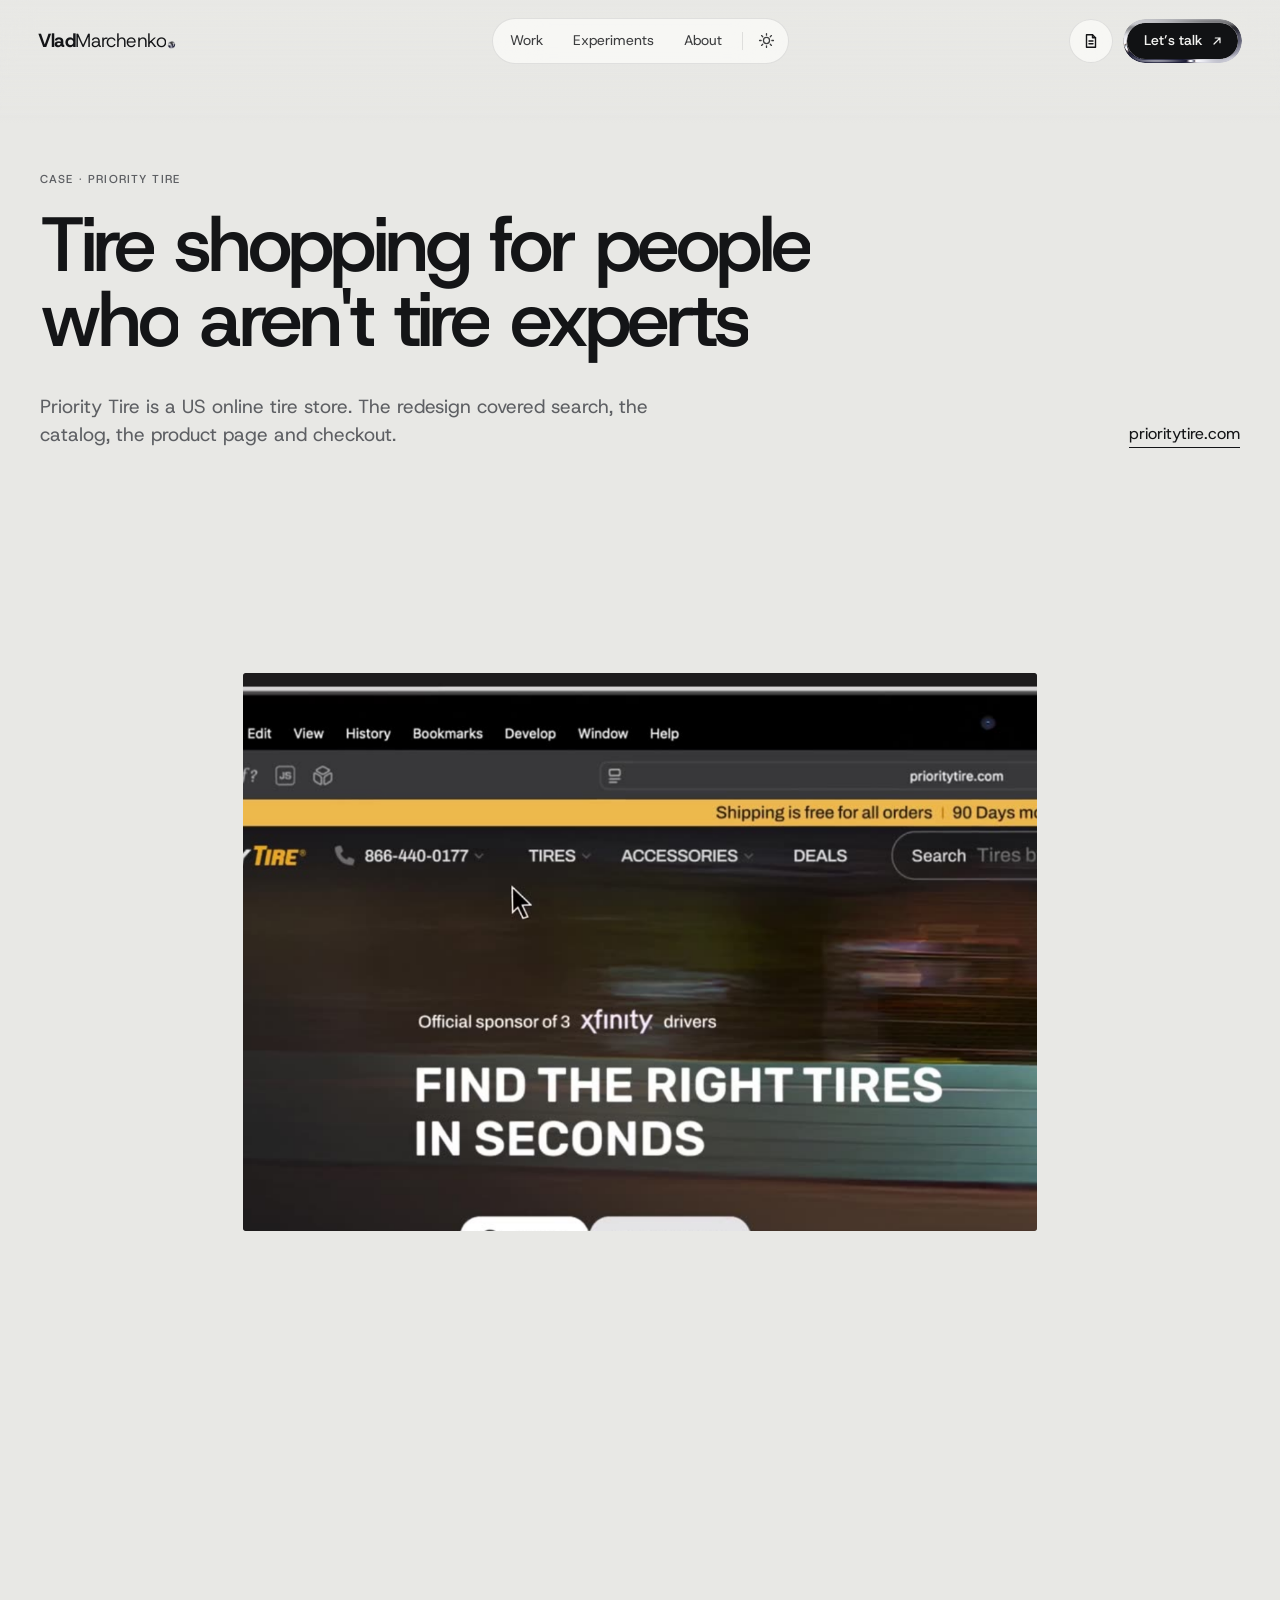
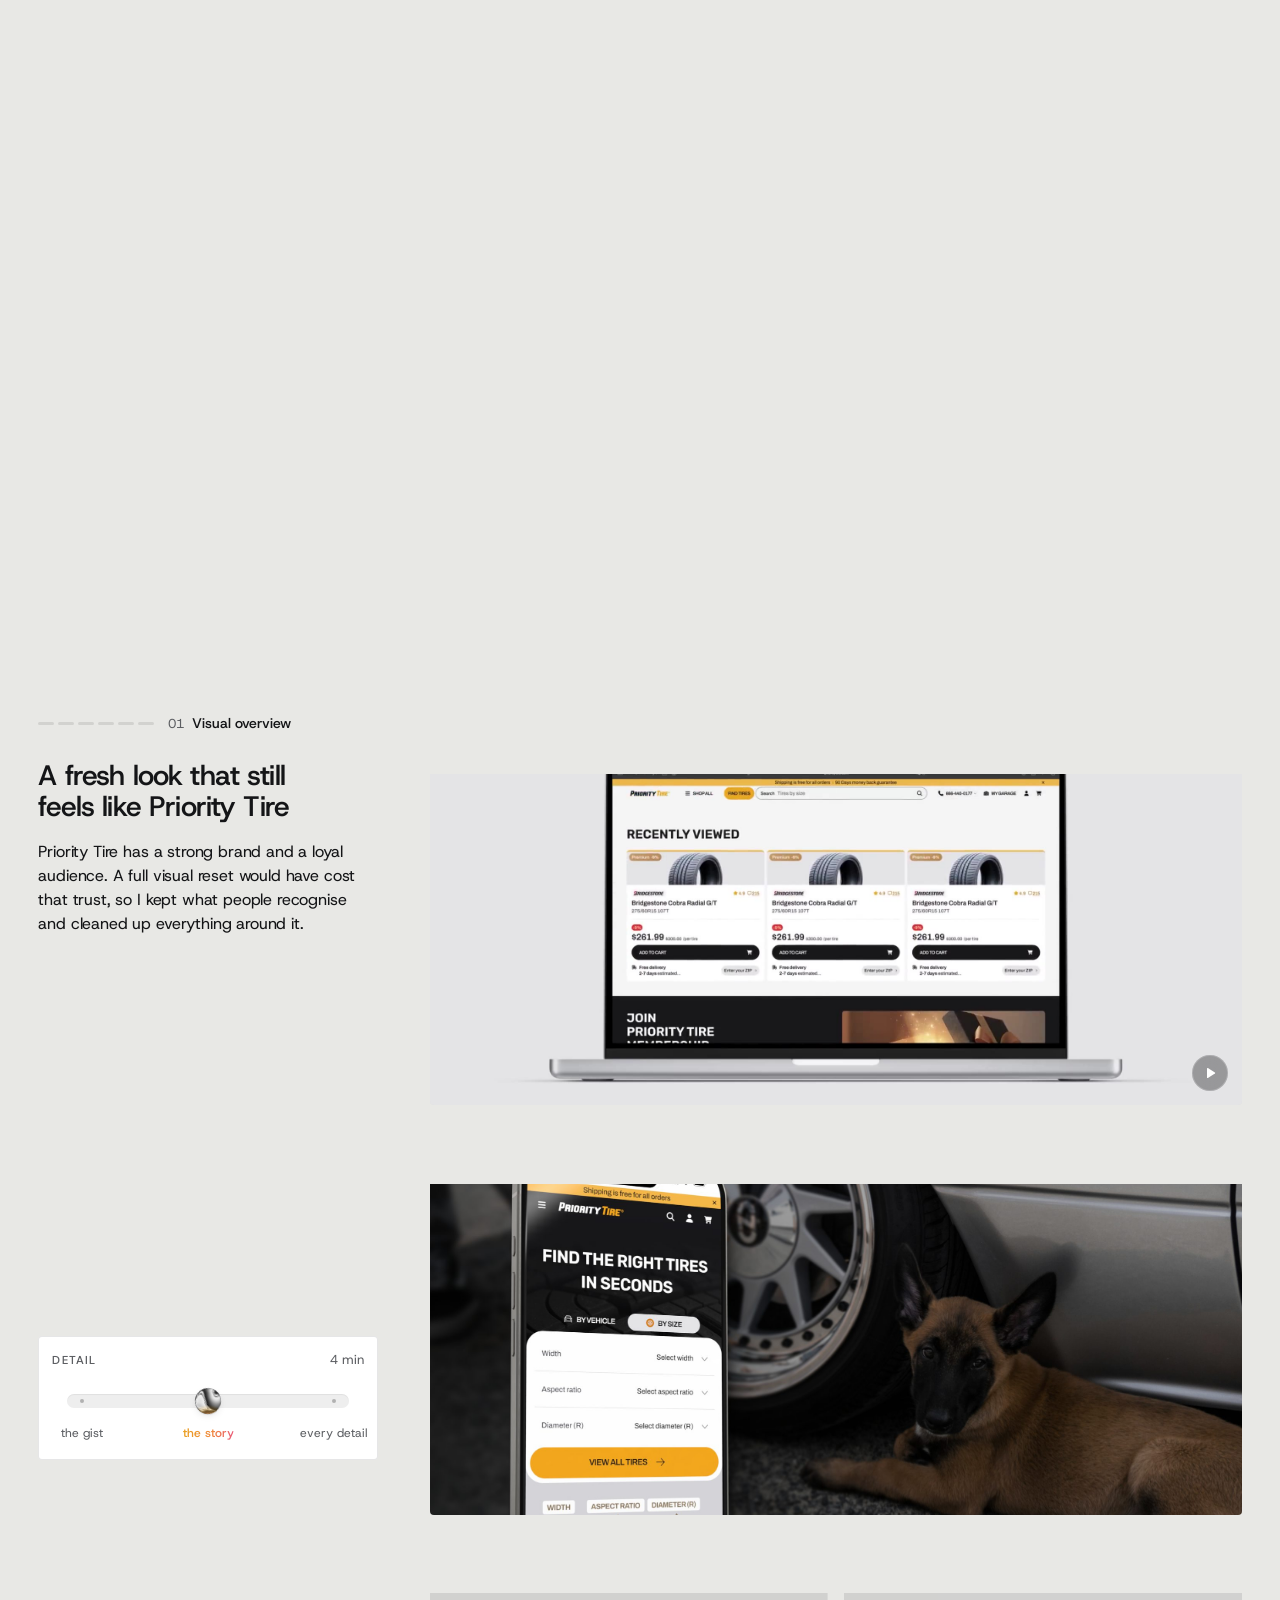
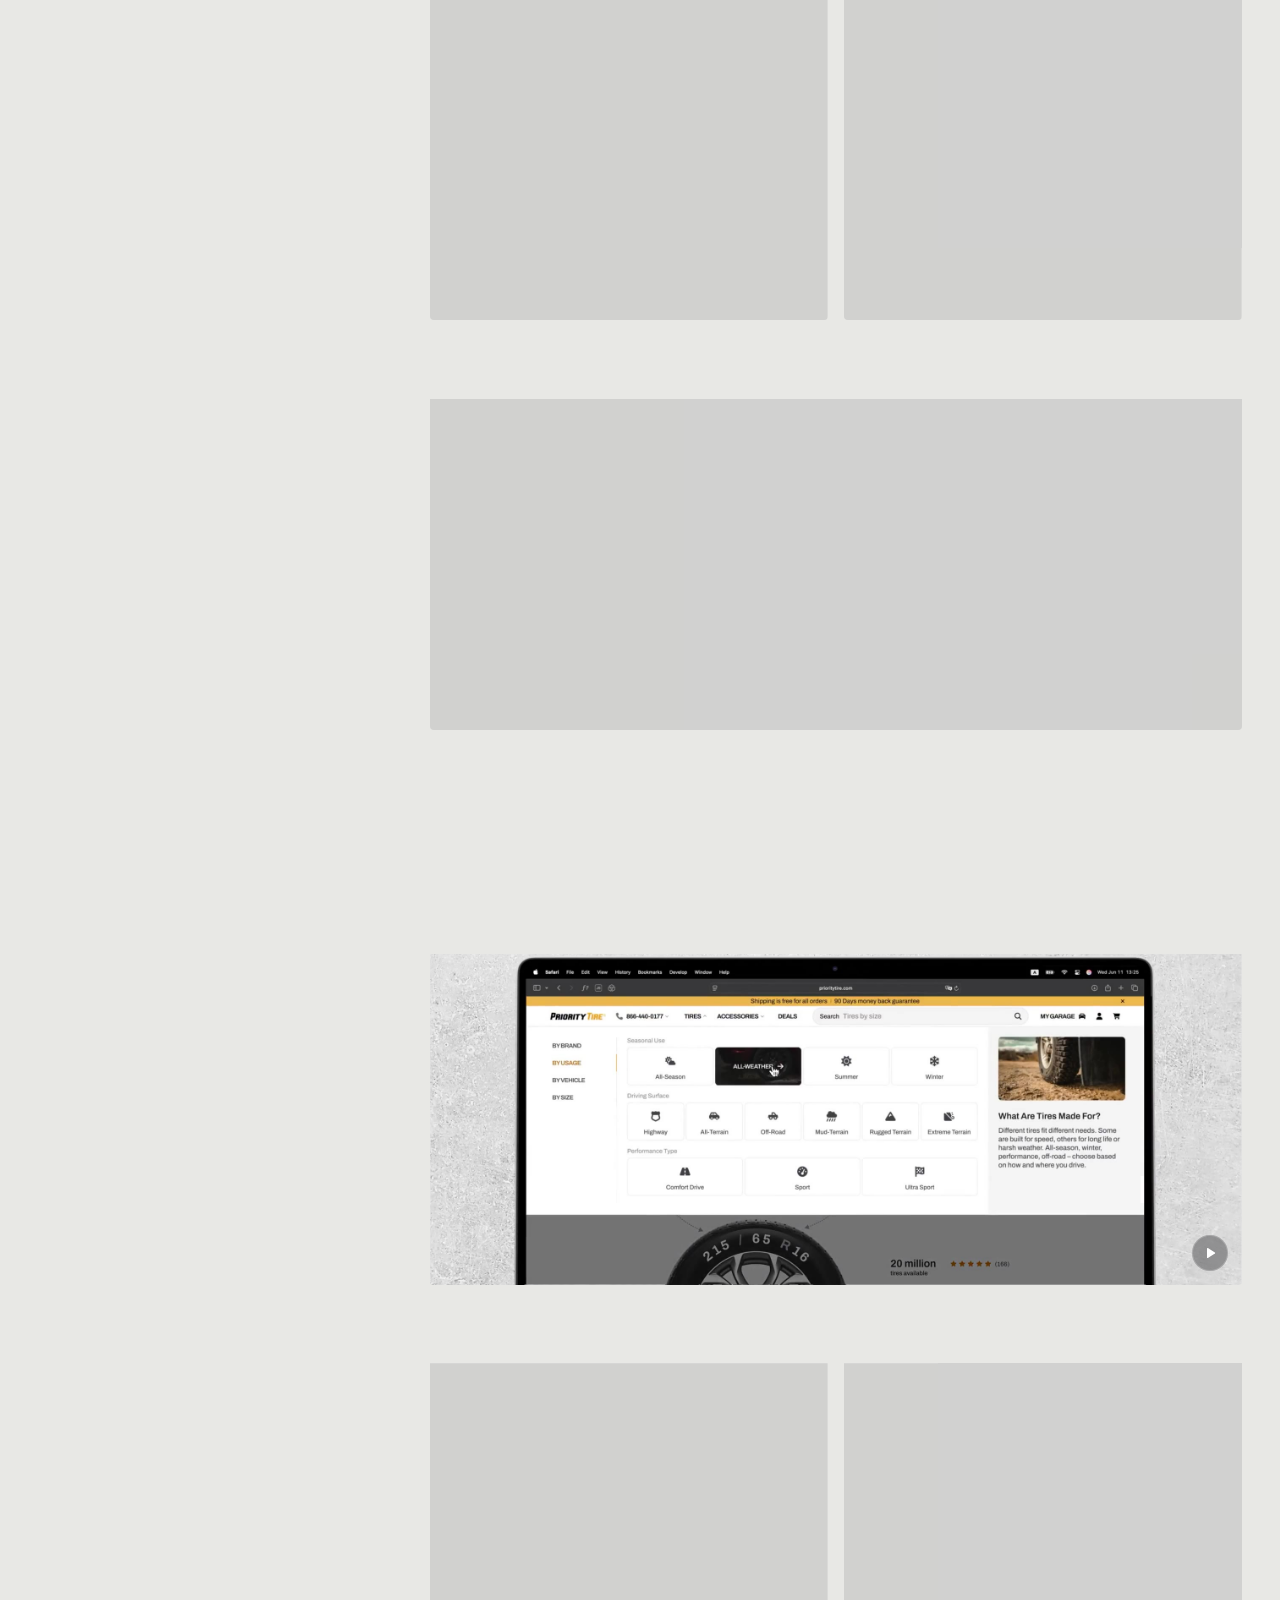
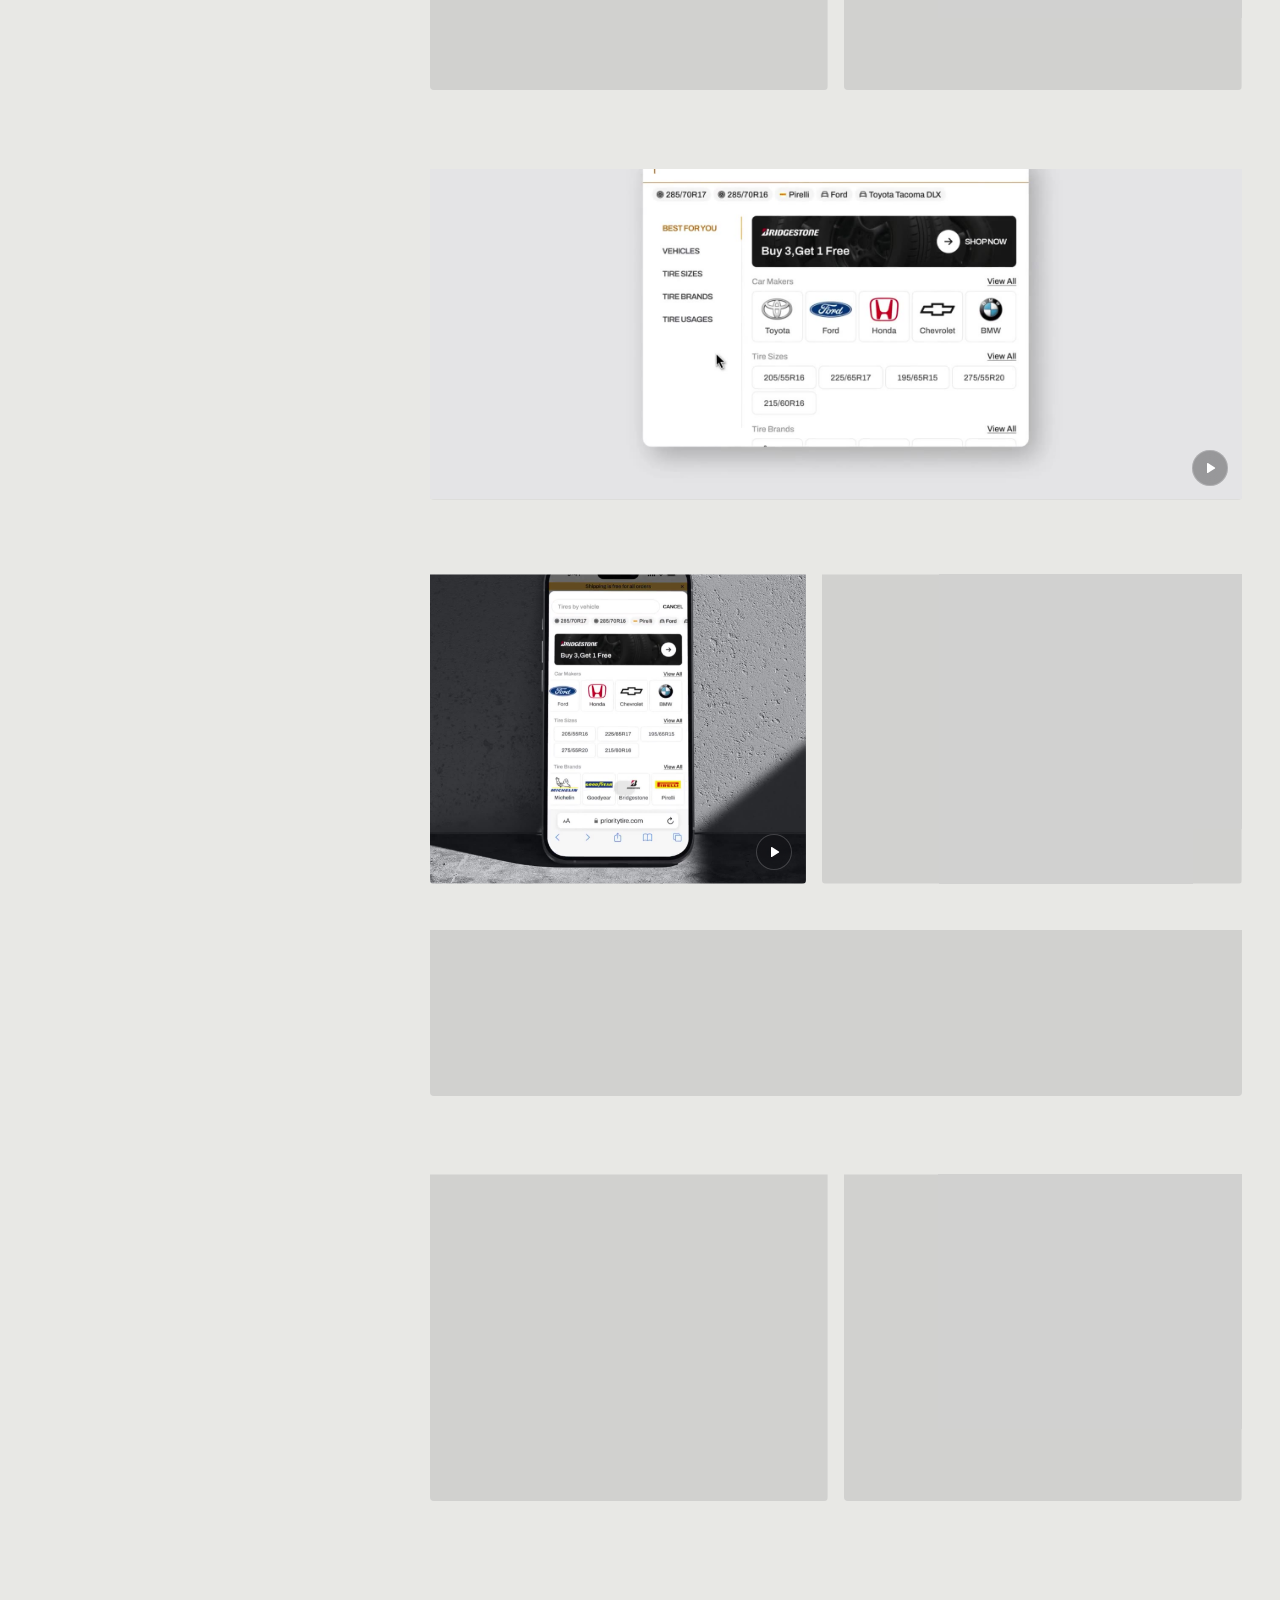
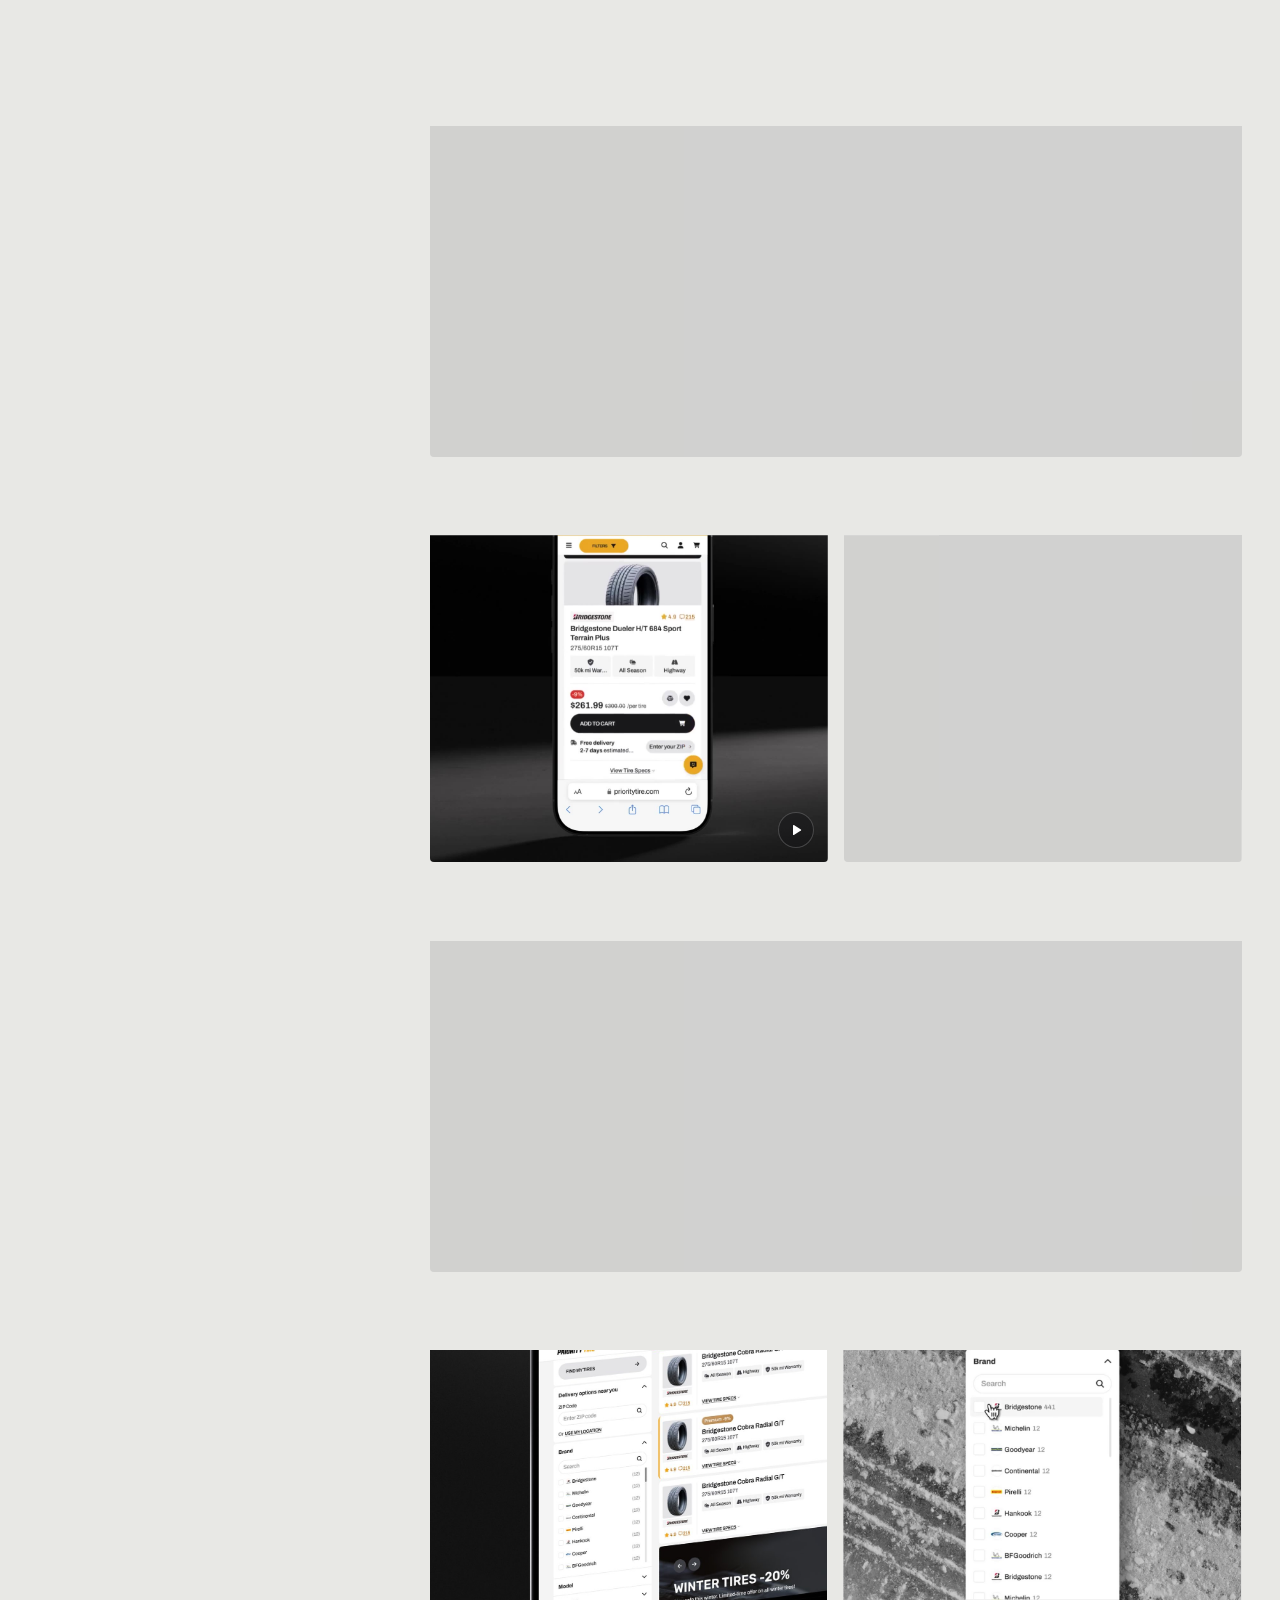
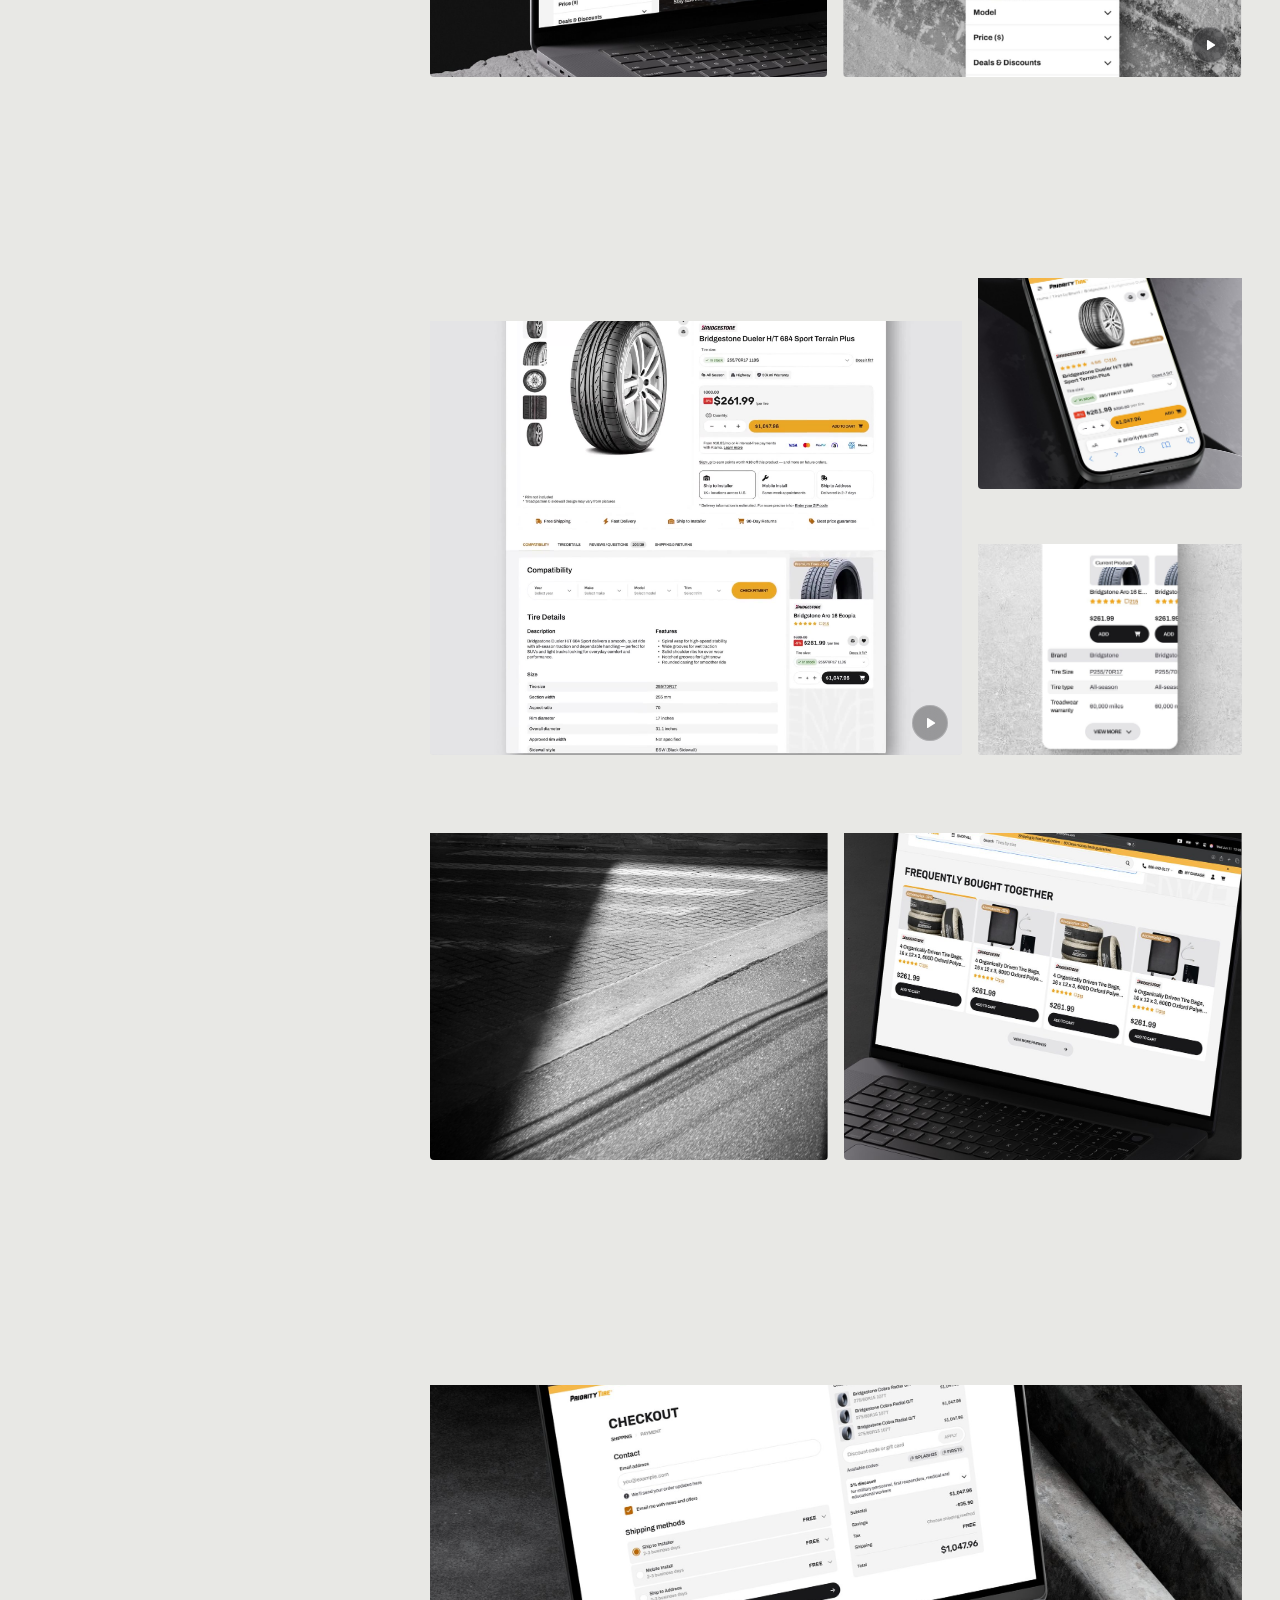
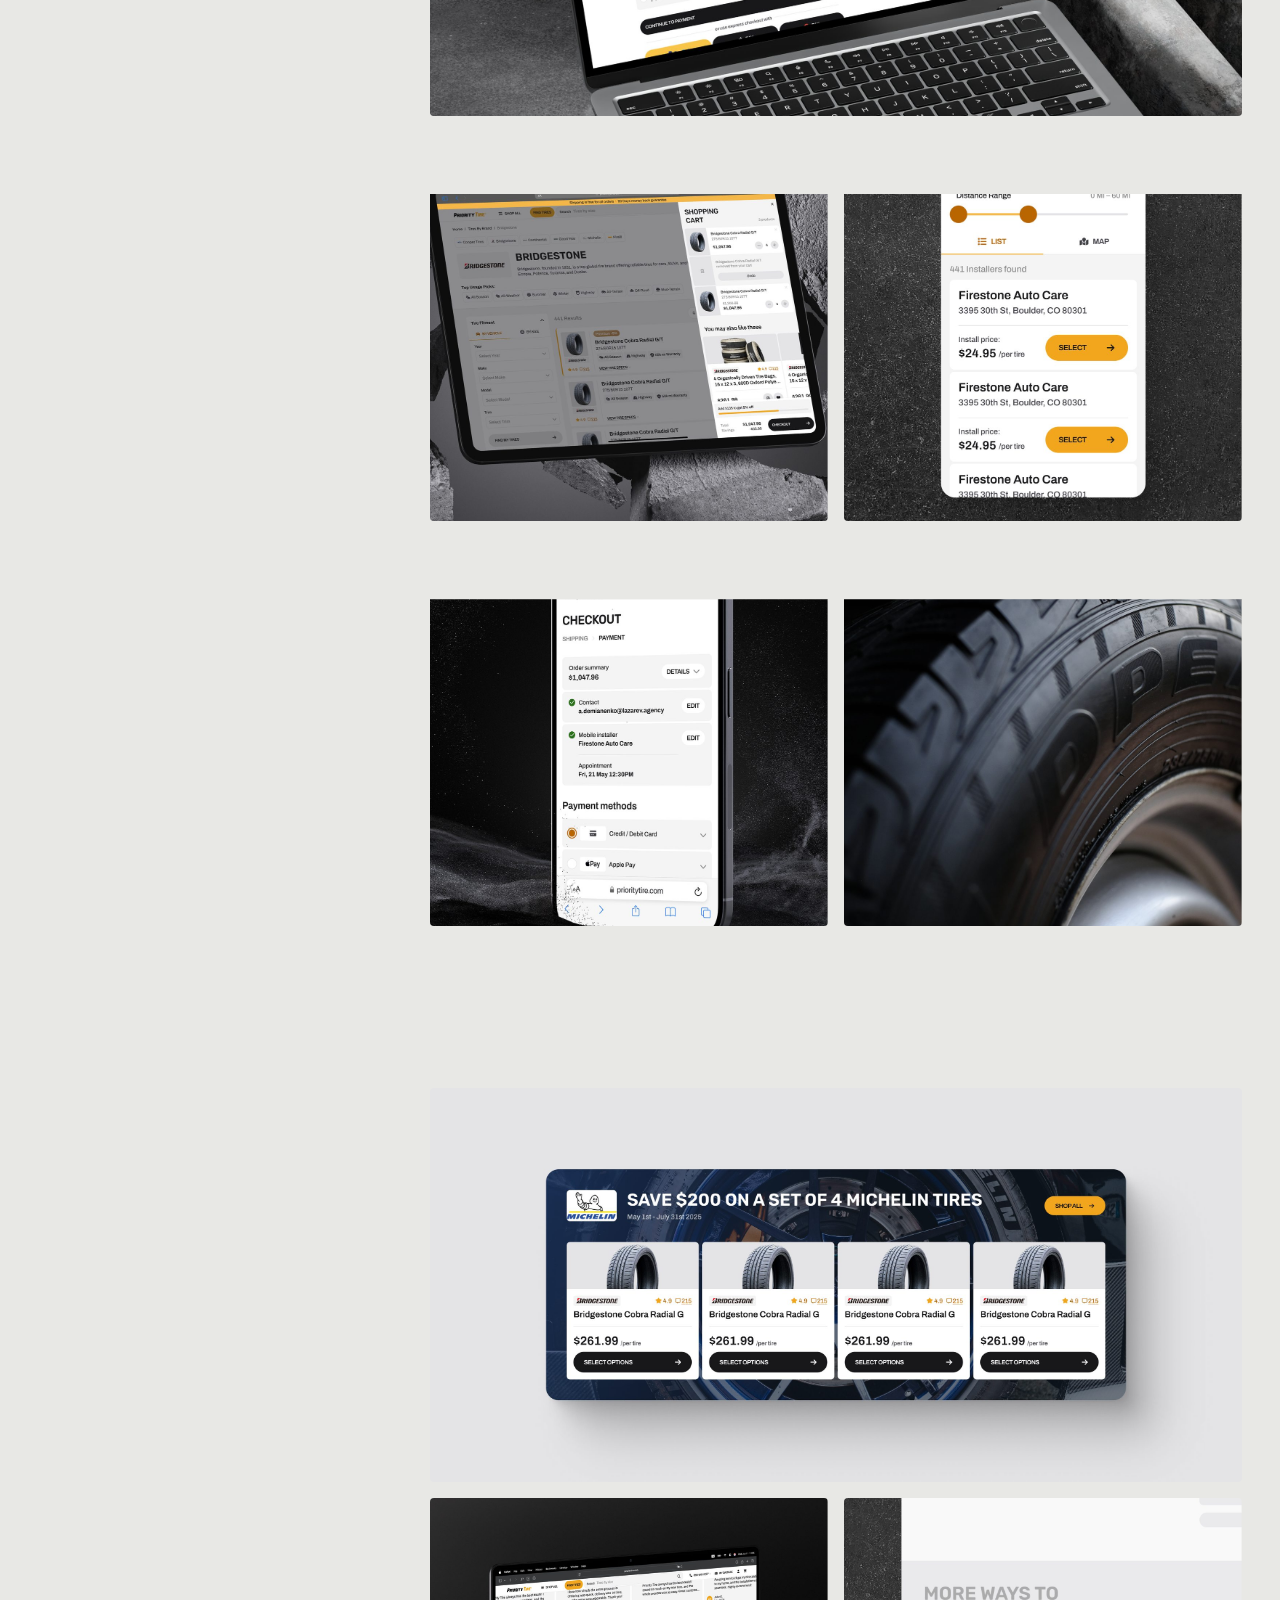
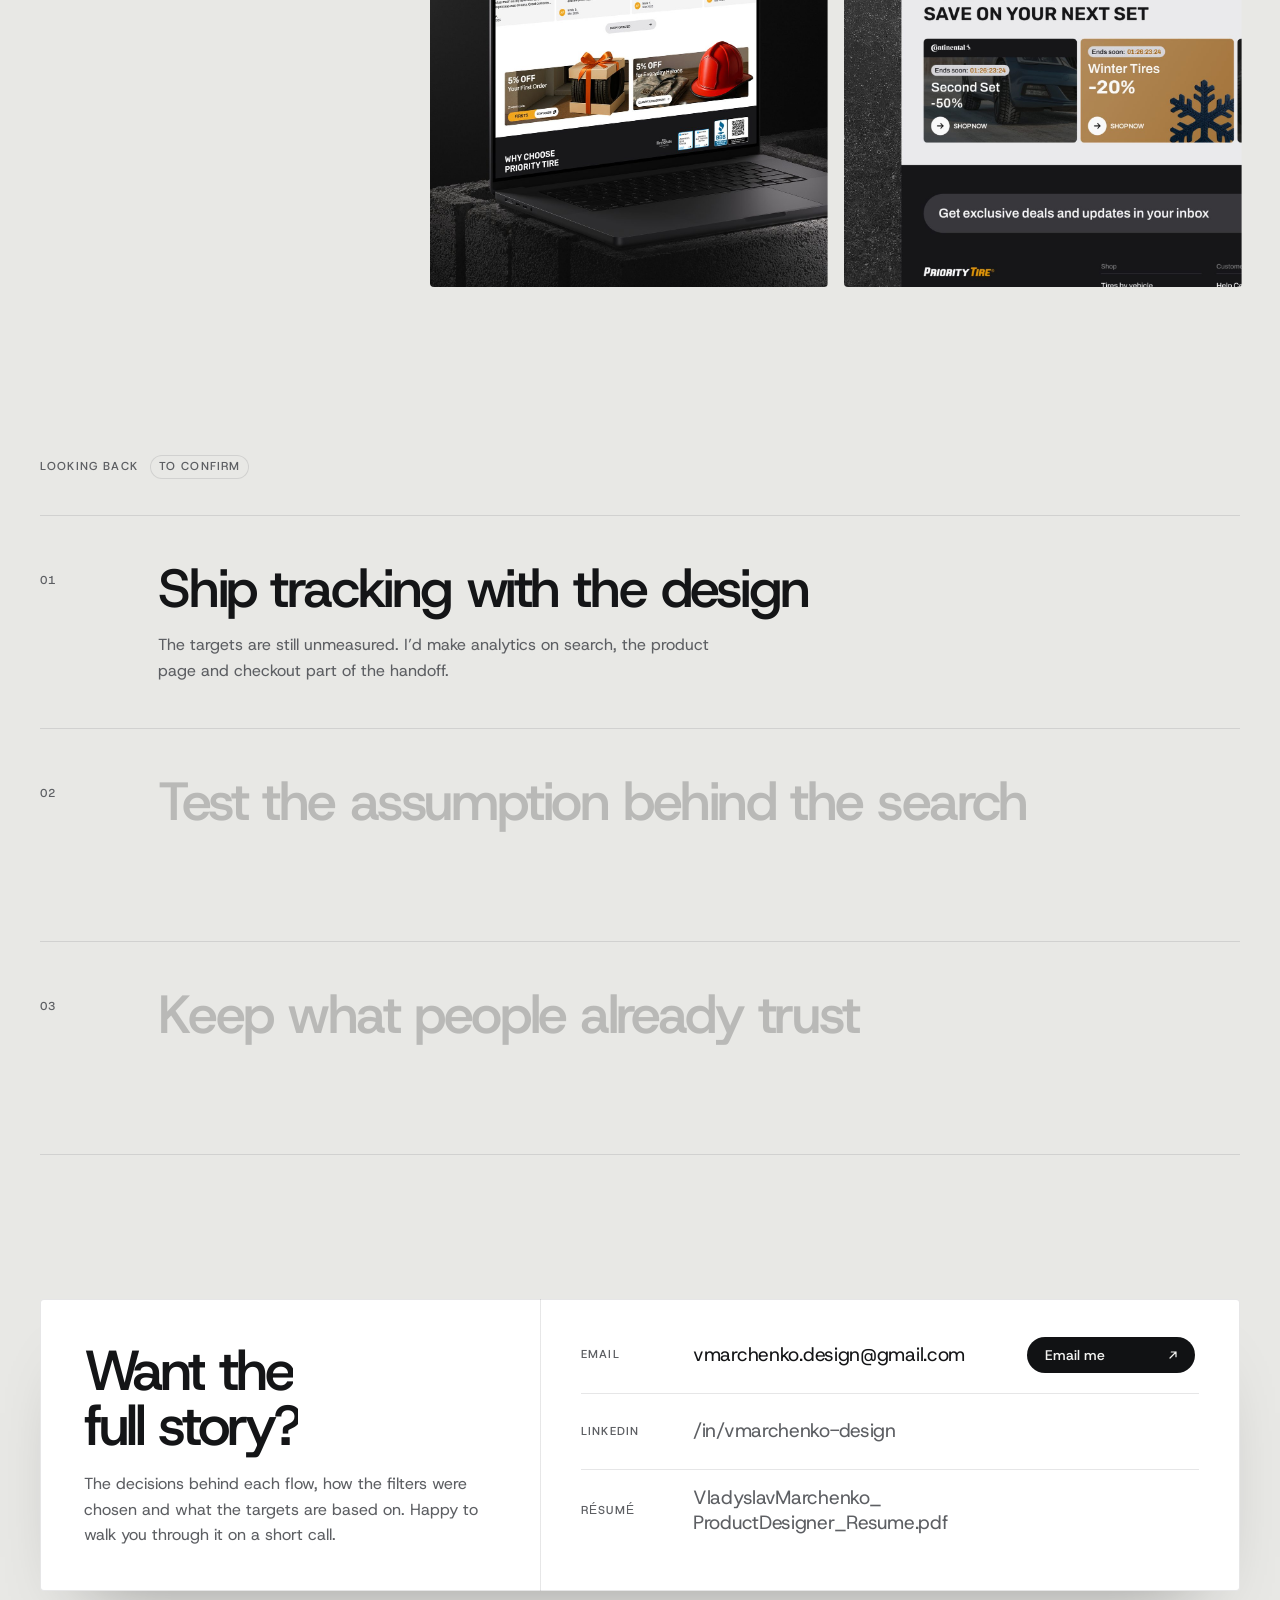
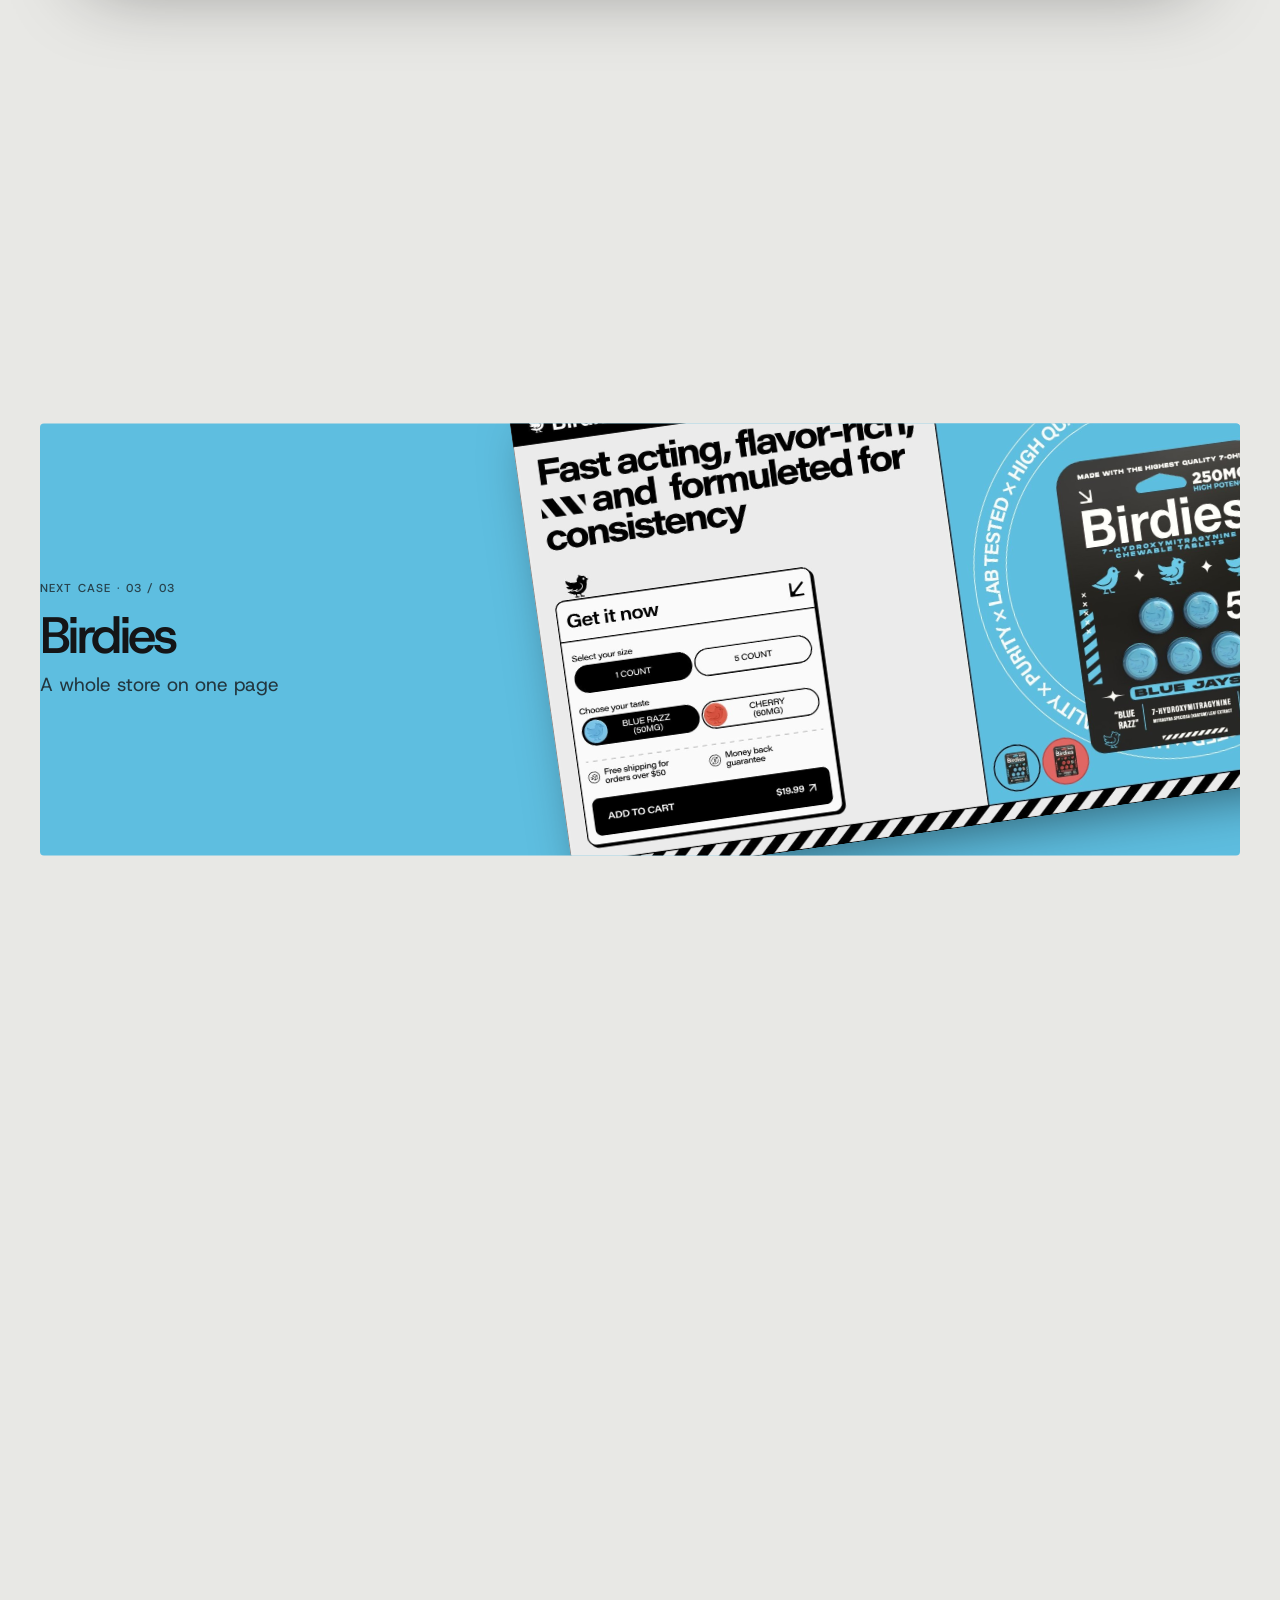
<file: case-priority-tire.html>
<!doctype html><html lang="en"><head><meta name="robots" content="noindex"><meta charset="utf-8"><script>/* open at the top: a link (without #anchor) always lands on the start of the page; Back and Forward keep the browser's own position */(function(){try{var n=performance.getEntriesByType('navigation')[0];if(location.hash||(n&&n.type==='back_forward'))return;var me=false,end=false;function top(){if(!me&&!end&&(scrollY||document.documentElement.scrollTop))scrollTo(0,0);}['wheel','touchstart','keydown','pointerdown'].forEach(function(e){addEventListener(e,function(){me=true;},{passive:true,once:true});});addEventListener('hashchange',function(){end=true;});top();addEventListener('DOMContentLoaded',top);addEventListener('scroll',top,{passive:true});addEventListener('load',function(){var k=0;(function f(){top();if(++k<45)requestAnimationFrame(f);else end=true;})();});}catch(e){}})();</script><meta name="viewport" content="width=device-width,initial-scale=1"><title>Priority Tire — Vlad Marchenko</title><meta name="description" content="Case study: tire shopping for people who aren’t tire experts. Product design by Vlad Marchenko."><meta property="og:type" content="website"><meta property="og:title" content="Priority Tire — Vlad Marchenko"><meta property="og:description" content="Case study: tire shopping for people who aren’t tire experts. Product design by Vlad Marchenko."><style>
:root{
  --ground:#E8E8E5; --ink:#141517; --muted:#5D5F63; --faint:#A3A4A7; --line:rgba(16,18,22,.1);
  --glass:rgba(255,255,255,.42); --glass-2:rgba(255,255,255,.2); --glass-line:rgba(255,255,255,.65); --glass-ink:#141517; --glass-muted:rgba(20,21,23,.62);
  --nav-bg:rgba(250,250,248,.8); --frost:rgba(255,255,255,.5); --frost-hi:rgba(255,255,255,.55); --solid:#FFFFFF; --solid-line:rgba(16,18,22,.08);
  --chip:rgba(255,255,255,.6); --pill:#FFFFFF;
  --key-face:#111214; --key-ink:#F2F2F0;
  --ease:cubic-bezier(.32,.72,0,1); --out:cubic-bezier(.16,1,.3,1);
  --font:'Host Grotesk','Helvetica Neue',Arial,sans-serif;
  --ed:#8136E8; --ed-ink:#FFFFFF;
  --t-cap:11.5px; --t-text:14px; --t-lg:clamp(20px,1.9vw,26px); --t-xl:clamp(46px,6.4vw,100px); --t-num:clamp(54px,5.4vw,84px);
}
@media (prefers-color-scheme: dark){:root:not([data-theme="light"]){
  --ground:#08080A; --ink:#EEEEEC; --muted:#8C8E92; --faint:#55565A; --line:rgba(255,255,255,.09);
  --glass:rgba(255,255,255,.13); --glass-2:rgba(12,12,16,.42); --glass-line:rgba(255,255,255,.18); --glass-ink:#FFFFFF; --glass-muted:rgba(255,255,255,.66);
  --nav-bg:rgba(26,26,30,.74); --frost:rgba(22,22,28,.46); --frost-hi:rgba(255,255,255,.07); --solid:#141416; --solid-line:rgba(255,255,255,.06);
  --chip:rgba(255,255,255,.1); --pill:rgba(255,255,255,.94);
  --key-face:#F3F3F1; --key-ink:#121315; color-scheme:dark}}
:root[data-theme="dark"]{
  --ground:#08080A; --ink:#EEEEEC; --muted:#8C8E92; --faint:#55565A; --line:rgba(255,255,255,.09);
  --glass:rgba(255,255,255,.13); --glass-2:rgba(12,12,16,.42); --glass-line:rgba(255,255,255,.18); --glass-ink:#FFFFFF; --glass-muted:rgba(255,255,255,.66);
  --nav-bg:rgba(26,26,30,.74); --frost:rgba(22,22,28,.46); --frost-hi:rgba(255,255,255,.07); --solid:#141416; --solid-line:rgba(255,255,255,.06);
  --chip:rgba(255,255,255,.1); --pill:rgba(255,255,255,.94);
  --key-face:#F3F3F1; --key-ink:#121315; color-scheme:dark}

*{box-sizing:border-box}
html,body{margin:0;background:var(--ground);color:var(--ink)}
body{font-family:var(--font);font-size:var(--t-text);line-height:1.5;-webkit-font-smoothing:antialiased;transition:background-color .8s var(--ease),color .8s var(--ease)}
a{color:inherit;text-decoration:none}
button{font:inherit;color:inherit}
h1,h2,h3,p{margin:0}

/* progressive blur under the header: blur and tint grow toward the top edge, no hard band */
.pblur{position:fixed;z-index:29;left:0;right:0;top:0;height:clamp(96px,14vh,140px);pointer-events:none}
.pblur i{position:absolute;inset:0}
.pblur i:nth-child(1){-webkit-backdrop-filter:blur(0.5px);backdrop-filter:blur(0.5px);-webkit-mask-image:linear-gradient(to top,transparent 0%,#000 12.5%,#000 25.0%,transparent 37.5%);mask-image:linear-gradient(to top,transparent 0%,#000 12.5%,#000 25.0%,transparent 37.5%)}
.pblur i:nth-child(2){-webkit-backdrop-filter:blur(1px);backdrop-filter:blur(1px);-webkit-mask-image:linear-gradient(to top,transparent 12.5%,#000 25.0%,#000 37.5%,transparent 50.0%);mask-image:linear-gradient(to top,transparent 12.5%,#000 25.0%,#000 37.5%,transparent 50.0%)}
.pblur i:nth-child(3){-webkit-backdrop-filter:blur(2px);backdrop-filter:blur(2px);-webkit-mask-image:linear-gradient(to top,transparent 25.0%,#000 37.5%,#000 50.0%,transparent 62.5%);mask-image:linear-gradient(to top,transparent 25.0%,#000 37.5%,#000 50.0%,transparent 62.5%)}
.pblur i:nth-child(4){-webkit-backdrop-filter:blur(4px);backdrop-filter:blur(4px);-webkit-mask-image:linear-gradient(to top,transparent 37.5%,#000 50.0%,#000 62.5%,transparent 75.0%);mask-image:linear-gradient(to top,transparent 37.5%,#000 50.0%,#000 62.5%,transparent 75.0%)}
.pblur i:nth-child(5){-webkit-backdrop-filter:blur(8px);backdrop-filter:blur(8px);-webkit-mask-image:linear-gradient(to top,transparent 50.0%,#000 62.5%,#000 75.0%,transparent 87.5%);mask-image:linear-gradient(to top,transparent 50.0%,#000 62.5%,#000 75.0%,transparent 87.5%)}
.pblur i:nth-child(6){-webkit-backdrop-filter:blur(16px);backdrop-filter:blur(16px);-webkit-mask-image:linear-gradient(to top,transparent 62.5%,#000 75.0%);mask-image:linear-gradient(to top,transparent 62.5%,#000 75.0%)}
.pblur::after{content:"";position:absolute;inset:0;background:linear-gradient(to bottom,color-mix(in srgb,var(--ground) 72%,transparent) 0%,color-mix(in srgb,var(--ground) 52%,transparent) 30%,color-mix(in srgb,var(--ground) 26%,transparent) 58%,color-mix(in srgb,var(--ground) 8%,transparent) 82%,transparent 100%)}
/* header: name left, links centred, the steel key alone on the right */
.top{position:fixed;z-index:30;left:0;right:0;top:calc(env(safe-area-inset-top,0px) + 18px);padding-inline:clamp(16px,3vw,40px);display:grid;grid-template-columns:1fr auto 1fr;align-items:center;gap:12px;pointer-events:none}
.top > *{pointer-events:auto}
.name{justify-self:start;font-weight:500;font-size:var(--t-cap);letter-spacing:.1em;text-transform:uppercase;white-space:nowrap}
.links{display:flex;align-items:center;gap:2px;padding:4px;border-radius:999px;background:var(--nav-bg);-webkit-backdrop-filter:blur(24px) saturate(140%);backdrop-filter:blur(24px) saturate(140%);box-shadow:inset 0 0 0 1px var(--line)}
.links .sep{width:1px;height:18px;background:var(--line);margin:0 4px}
.links a{font-size:var(--t-text);padding:8px 14px;border-radius:999px;color:color-mix(in srgb,var(--ink) 82%,transparent);transition:color .5s var(--ease),background-color .5s var(--ease)}
.links a:hover{color:var(--ink);background:var(--chip)}
.links a:focus-visible{outline:2px solid currentColor;outline-offset:2px}
.right{justify-self:end;display:flex;align-items:center;gap:8px}
.theme{position:relative;width:36px;height:36px;border:0;padding:0;border-radius:999px;background:transparent;color:color-mix(in srgb,var(--ink) 82%,transparent);cursor:pointer;display:grid;place-items:center;transition:transform .6s var(--ease)}
.theme:hover{transform:rotate(-14deg);color:var(--ink);background:var(--chip)}
.theme:focus-visible{outline:2px solid currentColor;outline-offset:2px}
.theme svg{position:absolute;width:17px;height:17px;transition:transform .8s var(--ease),opacity .5s var(--ease)}
.theme .moon{opacity:0;transform:rotate(-70deg) scale(.6)}
.is-dark .theme .sun{opacity:0;transform:rotate(70deg) scale(.6)}
.is-dark .theme .moon{opacity:1;transform:none}
.cta{position:relative;display:inline-flex;height:44px;padding:4px;border-radius:999px;cursor:pointer;isolation:isolate;flex:none}
.cta:focus-visible{outline:2px solid currentColor;outline-offset:3px}
.cta:active{transform:scale(.98)}
.cta .metal{position:absolute;inset:0;border-radius:inherit;overflow:hidden;z-index:1;pointer-events:none}
.cta .face{position:relative;display:flex;align-items:center;gap:9px;height:100%;padding:0 15px 0 17px;border-radius:999px;background:var(--key-face);color:var(--key-ink);font-weight:500;font-size:var(--fs-small);white-space:nowrap;transition:background-color .8s var(--ease),color .8s var(--ease)}
.arrows{position:relative;width:12px;height:12px;overflow:hidden;flex:none}
.arrows svg{position:absolute;inset:0;transition:transform .7s var(--ease)}
.arrows svg + svg{transform:translate(-120%,120%)}
.cta:hover .arrows svg:first-child,.go:hover .arrows svg:first-child,.case-go:hover .arrows svg:first-child{transform:translate(120%,-120%)}
.cta:hover .arrows svg + svg,.go:hover .arrows svg + svg,.case-go:hover .arrows svg + svg{transform:translate(0,0)}
.wrap{width:min(1200px,calc(100vw - 2 * clamp(16px,3vw,40px)));margin:0 auto}
.g5{display:grid;grid-template-columns:repeat(5,minmax(0,1fr));column-gap:16px}
.cap{font-size:var(--t-cap);letter-spacing:.1em;text-transform:uppercase;font-weight:500;color:var(--muted)}
.pending{align-self:flex-start;display:inline-flex;align-items:center;height:var(--tag);padding:0 9px;border-radius:999px;box-shadow:inset 0 0 0 1px var(--line);font-size:var(--t-cap);letter-spacing:.1em;text-transform:uppercase;font-weight:500;color:var(--muted)}

/* arrows only on the main key and the round steel keys; text links get a quiet underline instead */
.arrows{display:none!important}
.cta .arrows,.bigkey .arrows,.btn.steel .arrows,.okey .arrows{display:inline-block!important}
.cgo{display:none!important}
.contacts a:hover .cl,.facts a:hover span:first-child,.clinks a:hover,.nlink:hover,.nudge a:hover,.go2:hover,.visit:hover,.next .go{text-decoration:underline;text-decoration-thickness:1px;text-underline-offset:4px}
.next .go{display:none}
:root{--accent:#8136E8;--ai1:#8136E8;--ai2:#C23FD9;--ai3:#F06FB4}
.is-dark{--accent:#A57BFF}
.top.on-shot .name{color:#fff}
figure{margin:0}
figure img{display:block;width:100%;height:auto;background:var(--line)}
.mask .m{display:inline-block;overflow:hidden;vertical-align:top;padding-bottom:.1em;margin-bottom:-.1em}
.mask .mw{display:inline-block;transform:translateY(108%);transition:transform 1.15s var(--out);transition-delay:calc(var(--i) * 42ms + var(--d,0ms))}
.mask.in .mw{transform:none}
.w{display:inline}
.wait .w{opacity:0}
.stream .w{animation:wIn 1s var(--out) both;animation-delay:calc(var(--i) * 17ms)}
@keyframes wIn{0%{opacity:0;filter:blur(7px);color:var(--ai2)}45%{opacity:1;filter:blur(0);color:var(--accent)}}
.fig .fr{overflow:hidden;clip-path:inset(16% 0 0 0);transition:clip-path 1.5s var(--out)}
.fig .fr img{transform:translateY(var(--py,0px)) scale(var(--sc,1.14));transition:transform 1.9s var(--out)}
.fig.in .fr{clip-path:inset(0)}
.fig.in .fr img{--sc:1}
.fig.par.in .fr img{--sc:1.08}
.rv{opacity:0;transform:translateY(22px);transition:opacity 1s var(--ease),transform 1.3s var(--out)}
.rv.in{opacity:1;transform:none}
.shim{background:linear-gradient(90deg,var(--muted) 0%,var(--muted) 35%,var(--ink) 50%,var(--muted) 65%,var(--muted) 100%);background-size:250% 100%;-webkit-background-clip:text;background-clip:text;color:transparent;animation:shim 1.3s linear infinite}
@keyframes shim{from{background-position:100% 0}to{background-position:-150% 0}}
.spec{margin:0}
.spec div{position:relative;display:grid;grid-template-columns:140px minmax(0,1fr);gap:16px;padding:14px 0;align-items:baseline;opacity:0;transform:translateY(10px);transition:opacity .9s var(--ease),transform 1.1s var(--out);transition-delay:calc(var(--r) * 70ms)}
.spec div::before{content:"";position:absolute;left:0;right:0;top:0;height:1px;background:var(--line);transform:scaleX(0);transform-origin:left;transition:transform 1.4s var(--out);transition-delay:calc(var(--r) * 70ms)}
.spec.in div{opacity:1;transform:none}
.spec.in div::before{transform:none}
.spec dt{font-size:var(--t-cap);letter-spacing:.1em;text-transform:uppercase;font-weight:500;color:var(--muted)}
.spec dd{margin:0;font-size:var(--fs-body);line-height:1.5}
.spec dd.soft{color:var(--muted)}
.spec .pending{margin-left:8px;vertical-align:1px}
.ext{position:relative;display:inline-flex;align-items:center;gap:8px;padding-bottom:2px}
.ext::after{content:"";position:absolute;left:0;right:0;bottom:0;height:1px;background:currentColor;transform-origin:right;transition:transform .7s var(--out)}
.ext:hover::after{transform:scaleX(0)}
.ext .arrows{width:11px;height:11px}
.ext:hover .arrows svg:first-child,.btn:hover .arrows svg:first-child,.nlink:hover .arrows svg:first-child{transform:translate(120%,-120%)}
.ext:hover .arrows svg + svg,.btn:hover .arrows svg + svg,.nlink:hover .arrows svg + svg{transform:none}
.btn{position:relative;display:inline-flex;align-items:center;gap:9px;height:var(--key-m);padding:5px;border:0;border-radius:999px;cursor:pointer;font:inherit;font-weight:500;isolation:isolate;background:none;color:inherit}
.btn .face{position:relative;z-index:2;display:flex;align-items:center;gap:9px;height:100%;padding:0 17px 0 19px;border-radius:999px}
.btn.steel .metal{position:absolute;inset:0;border-radius:inherit;overflow:hidden;z-index:1;pointer-events:none}
.btn.steel .face{background:var(--key-face);color:var(--key-ink)}
.btn.line{padding:0 20px;box-shadow:inset 0 0 0 1px var(--line)}
.btn:focus-visible,.ext:focus-visible{outline:2px solid currentColor;outline-offset:3px}
.copied{font-size:var(--fs-caption);color:var(--muted);opacity:0;transform:translateX(-6px);transition:opacity .5s var(--ease),transform .7s var(--out)}
.copied.on{opacity:1;transform:none}
.sec .brief,.sec .txt p{text-wrap:pretty}
.txt{display:grid;grid-template-rows:0fr;opacity:0;transition:grid-template-rows .8s var(--out),opacity .6s var(--ease)}
.txt > div{overflow:hidden;min-height:0}
.lv-standard .t1,.lv-full .txt{grid-template-rows:1fr;opacity:1}
.lv-standard .brief,.lv-full .brief{display:none}
.x{display:grid;grid-template-rows:1fr;transition:grid-template-rows .8s var(--out),opacity .6s var(--ease)}
.x > div{overflow:hidden;min-height:0}
.lv-brief .x{grid-template-rows:0fr;opacity:0}
@media (max-width:760px){.links a{display:none}.links .sep{display:none}.top{grid-template-columns:1fr auto auto}.spec div{grid-template-columns:100px minmax(0,1fr)}}
@media (prefers-reduced-motion: reduce){*{transition:none!important;animation:none!important}.rv,.spec div{opacity:1;transform:none}.mask .mw{transform:none}.fig .fr{clip-path:none}.wait .w{opacity:1}}

/* ===== Option B: the story panel =====
   The cover grows from a framed picture to full width as you scroll.
   Then the case splits: the story stays in a panel on the left, the screens scroll past on the right.
   Content control: one bar per part, filling as you read. Depth control: an AI-style composer, "Shorter" / "Tell me more". */
.wrapB{width:min(1200px,calc(100vw - 2 * clamp(16px,3vw,40px)));margin:0 auto}
.heroB{padding-top:clamp(130px,19vh,190px)}
.heroB .k{display:block;font-size:var(--t-cap);letter-spacing:.1em;text-transform:uppercase;font-weight:500;color:var(--muted)}
.heroB h1{margin-top:18px;font-size:var(--fs-display);line-height:.98;font-weight:540;letter-spacing:-.05em;max-width:11.5em;--d:150ms}
.heroB .row{margin-top:clamp(28px,4vh,40px);display:grid;grid-template-columns:minmax(0,1fr) auto;gap:40px;align-items:end}
.heroB .lead{font-size:var(--fs-lead);line-height:1.45;color:var(--muted);max-width:34em}

.grow{position:relative;height:190vh;margin-top:clamp(40px,6vh,64px)}
.grow .stick{position:sticky;top:0;height:100vh;display:grid;place-items:center;overflow:hidden}
.grow .gf{width:100%;height:100%;transform:scale(var(--gs,.62));will-change:transform;overflow:hidden}
.grow .gf img{width:100%;height:100%;object-fit:cover;object-position:50% 70%;transform:scale(calc(1.25 - (var(--gp,0) * .25)))}
.grow .cap2{position:absolute;left:0;right:0;bottom:28px;text-align:center;font-size:var(--fs-caption);color:#fff;opacity:var(--go,0);text-shadow:0 1px 12px rgba(0,0,0,.4)}

.introB{margin-top:clamp(80px,12vh,130px);display:grid;grid-template-columns:minmax(0,5fr) minmax(0,7fr);gap:56px;align-items:start}
.introB .say{font-size:var(--fs-statement);line-height:1.22;letter-spacing:-.025em;font-weight:500;text-wrap:balance}
.baB{margin-top:clamp(64px,9vh,100px)}
.baB .fr{position:relative}
.baB .tag{position:absolute;z-index:2;top:14px;display:inline-flex;align-items:center;height:var(--tag);padding:0 10px;border-radius:999px;font-size:var(--t-cap);letter-spacing:.1em;text-transform:uppercase;font-weight:500;line-height:1;background:rgba(255,255,255,.9);color:#141517}
.baB .tag.b{left:14px}.baB .tag.a{left:calc(50% + 14px);background:rgba(20,21,23,.78);color:#fff}

/* story */
.story{margin-top:clamp(110px,15vh,170px);margin-left:max(clamp(16px,3vw,40px),calc((100vw - 1200px) / 2));margin-right:0;display:grid;grid-template-columns:minmax(300px,380px) minmax(0,1fr);gap:clamp(32px,4vw,64px);align-items:start}
.panel{position:sticky;top:0;height:100vh;padding:104px 0 24px;display:flex;flex-direction:column}
.bars{display:grid;grid-template-columns:repeat(5,minmax(0,1fr));gap:6px}
.bars button{position:relative;height:22px;border:0;padding:0;background:none;cursor:pointer}
.bars button::before{content:"";position:absolute;left:0;right:0;top:10px;height:2px;border-radius:2px;background:var(--line)}
.bars button i{position:absolute;left:0;right:0;top:10px;height:2px;border-radius:2px;background:var(--ink);transform:scaleX(var(--f,0));transform-origin:left;transition:transform .25s linear}
.bars button:hover::before{background:var(--faint)}
.bars button:focus-visible{outline:2px solid currentColor;outline-offset:2px;border-radius:4px}
.count{margin-top:8px;display:flex;gap:10px;align-items:baseline;font-size:var(--fs-caption);color:var(--muted);height:20px;overflow:hidden}
.count b{font-weight:500;color:var(--ink);font-variant-numeric:tabular-nums}
.count .cl{display:inline-block}
.count .cl.roll{animation:cl .6s var(--out)}
@keyframes cl{from{transform:translateY(100%);opacity:0}}
.texts{position:relative;flex:1;margin-top:clamp(28px,5vh,56px);overflow:hidden}
.tx{position:absolute;inset:0;opacity:0;transform:translateY(18px);pointer-events:none;transition:opacity .7s var(--ease),transform 1s var(--out);overflow:auto;scrollbar-width:none}
.tx.on{opacity:1;transform:none;pointer-events:auto}
.tx .no{display:none}
.tx .lab{display:none;margin-top:6px;font-size:var(--t-cap);letter-spacing:.1em;text-transform:uppercase;font-weight:500;color:var(--muted)}
.tx h2{margin-top:0;font-size:var(--fs-statement);line-height:1.08;font-weight:540;letter-spacing:-.035em;text-wrap:balance}
.tx .brief,.tx .txt p{font-size:var(--fs-body);line-height:1.6;color:var(--muted)}
.tx .brief{margin-top:18px;color:var(--ink)}
.tx .txt p{margin-top:16px}
.tx .t1 p:first-child{color:var(--ink)}

/* the composer */
.composer{margin-top:16px;padding:14px 14px 14px 18px;border-radius:24px;background:var(--solid);box-shadow:inset 0 0 0 1px var(--line)}
.is-dark .composer{background:#121215}
.cline{display:flex;align-items:center;gap:10px;font-size:var(--fs-small);color:var(--muted);min-height:22px}
.cline b{font-weight:500;color:var(--ink)}
.orb{position:relative;width:14px;height:14px;border-radius:999px;flex:none;background:conic-gradient(from var(--a,0deg),var(--ai1),var(--ai2),var(--ai3),#7FB2FF,var(--ai1));animation:spin 6s linear infinite}
.busy .orb{animation-duration:1s}
@property --a{syntax:'<angle>';inherits:false;initial-value:0deg}
@keyframes spin{to{--a:360deg}}
.cacts{margin-top:12px;display:flex;align-items:center;gap:10px}
.cbtn{display:inline-flex;align-items:center;gap:8px;height:40px;padding:0 14px;border:0;border-radius:999px;background:var(--chip);color:var(--ink);font:inherit;font-size:var(--fs-small);cursor:pointer;transition:opacity .4s var(--ease)}
.cbtn:disabled{opacity:.38;cursor:default}
.cbtn svg{width:12px;height:12px}
.cbtn:focus-visible{outline:2px solid currentColor;outline-offset:2px}
.meter{flex:1;display:grid;grid-template-columns:repeat(3,minmax(0,1fr));gap:4px;padding:0 4px}
.meter i{height:4px;border-radius:4px;background:var(--line);position:relative;overflow:hidden}
.meter i::after{content:"";position:absolute;inset:0;background:linear-gradient(90deg,var(--ai1),var(--ai2),var(--ai3));transform:scaleX(0);transform-origin:left;transition:transform .8s var(--out)}
.meter i.on::after{transform:none}
.more-b{position:relative;display:inline-flex;align-items:center;gap:10px;height:44px;padding:0 16px 0 4px;border:0;border-radius:999px;background:var(--ink);color:var(--ground);font:inherit;font-size:var(--fs-small);font-weight:500;cursor:pointer;transition:opacity .4s var(--ease)}
.more-b .rb{position:relative;width:36px;height:36px;border-radius:999px;display:grid;place-items:center;background:var(--ground);color:var(--ink)}
.more-b .rb .metal{position:absolute;inset:0;border-radius:999px;overflow:hidden}
.more-b .rb svg{position:relative;z-index:2;width:12px;height:12px;transition:transform .8s var(--out)}
.more-b:hover .rb svg{transform:rotate(90deg)}
.more-b:disabled{opacity:.38;cursor:default}
.more-b:focus-visible{outline:2px solid var(--ink);outline-offset:3px}

.reel{display:flex;flex-direction:column;gap:16px;padding:104px 0 30vh}
.reel img,.baB img{cursor:zoom-in}
.grp{display:flex;flex-direction:column;gap:16px;scroll-margin-top:96px}
.grp + .grp{margin-top:clamp(80px,14vh,160px)}
.grp .pair{display:grid;grid-template-columns:repeat(2,minmax(0,1fr));gap:16px}
.mtx{display:none}
/* depth variants (switch at the bottom left while exploring) */
.dv{display:none;margin-top:12px}
.composer[data-v="1"] .dv1,.composer[data-v="2"] .dv2,.composer[data-v="3"] .dv3{display:block}
.composer .meter{display:grid;grid-template-columns:repeat(3,minmax(0,1fr));gap:4px;padding:0 2px 12px}
.pair2{display:grid;grid-template-columns:1fr 1fr;gap:8px}
.pair2 .cbtn{justify-content:center;width:100%;height:42px;padding:0 12px;background:var(--chip)}
.pair2 .cbtn.more{background:var(--ink);color:var(--ground)}
.pair2 .cbtn.more svg{transition:transform .8s var(--out)}
.pair2 .cbtn.more:hover svg{transform:rotate(90deg)}
/* 2 · a steel slider with three stops */
.trk{position:relative;height:34px;margin:4px 12px 0;cursor:pointer;touch-action:none;outline:none}
.trk .rail,.trk .fill{position:absolute;left:0;right:0;top:16px;height:2px;border-radius:2px;background:var(--line)}
.trk .fill{right:auto;width:calc(var(--f,.5) * 100%);background:linear-gradient(90deg,var(--ai1),var(--ai2),var(--ai3))}
.trk .st{position:absolute;top:13px;width:8px;height:8px;margin-left:-4px;border-radius:999px;background:var(--ground);box-shadow:inset 0 0 0 1.5px var(--faint)}
.trk .thumb{position:absolute;top:5px;left:calc(var(--f,.5) * 100%);width:24px;height:24px;margin-left:-12px;border-radius:999px;will-change:left}
.trk .thumb .metal{position:absolute;inset:0;border-radius:999px;overflow:hidden}
.trk .thumb .core{position:absolute;inset:5px;border-radius:999px;background:conic-gradient(from var(--a,0deg),var(--ai1),var(--ai2),var(--ai3),#7FB2FF,var(--ai1));animation:spin 6s linear infinite}
.busy .trk .thumb .core{animation-duration:1s}
.trk:focus-visible .thumb{outline:2px solid var(--ink);outline-offset:3px}
.tl{display:grid;grid-template-columns:repeat(3,minmax(0,1fr));margin-top:6px}
.tl button{border:0;background:none;padding:4px 0;font:inherit;font-size:var(--fs-caption);color:var(--muted);cursor:pointer;transition:color .4s var(--ease)}
.tl button:nth-child(1){text-align:left}.tl button:nth-child(2){text-align:center}.tl button:nth-child(3){text-align:right}
.tl button[aria-current="true"]{color:var(--ink)}
/* 3 · a sentence with two identical steel keys */
.dv3{display:none}
.composer[data-v="3"] .dv3{display:grid;grid-template-columns:44px minmax(0,1fr) 44px;align-items:center;gap:10px}
.rk{position:relative;width:44px;height:44px;border:0;padding:0;border-radius:999px;background:none;cursor:pointer;color:var(--ink)}
.rk .metal{position:absolute;inset:0;border-radius:999px;overflow:hidden}
.rk .in{position:absolute;inset:4px;border-radius:999px;background:var(--solid);display:grid;place-items:center}
.is-dark .rk .in{background:#121215}
.rk svg{width:12px;height:12px;transition:transform .8s var(--out)}
.rk:hover svg{transform:rotate(90deg)}
.rk:disabled{opacity:.35;cursor:default}
.rk:active{transform:scale(.95)}
.rk:focus-visible{outline:2px solid currentColor;outline-offset:3px}
.wd{text-align:center;line-height:1.2}
.wd .wk{display:block;font-size:var(--fs-caption);color:var(--muted)}
.wd .ww{display:inline-block;font-size:var(--fs-body);font-weight:500;letter-spacing:-.01em;background:linear-gradient(100deg,var(--ai1),var(--ai2) 55%,var(--ai3));-webkit-background-clip:text;background-clip:text;color:transparent}
.wd .ww.roll{animation:wroll .55s var(--out)}
@keyframes wroll{from{transform:translateY(40%);opacity:0;filter:blur(3px)}}
.dvsw{position:fixed;z-index:70;right:clamp(16px,3vw,40px);bottom:calc(env(safe-area-inset-bottom,0px) + 14px);display:flex;align-items:center;gap:2px;padding:4px 4px 4px 14px;border-radius:999px;background:var(--nav-bg);-webkit-backdrop-filter:blur(20px);backdrop-filter:blur(20px);box-shadow:inset 0 0 0 1px var(--line);font-size:var(--fs-caption)}
.dvsw span{color:var(--muted);margin-right:6px}
.dvsw button{border:0;background:none;cursor:pointer;padding:6px 11px;border-radius:999px;color:var(--muted);font:inherit}
.dvsw button[aria-pressed="true"]{background:var(--pill);color:#141516}


/* end */
.nudgeB{margin-top:clamp(40px,8vh,90px);display:flex;justify-content:space-between;align-items:center;gap:24px;padding:28px 0;border-top:1px solid var(--line);border-bottom:1px solid var(--line)}
.nudgeB p{font-size:clamp(20px,1.8vw,24px);letter-spacing:-.015em}
.nudgeB p span{color:var(--muted)}
.nlink{display:inline-flex;align-items:center;gap:8px;font-weight:500;color:var(--accent);white-space:nowrap}
.moreB{padding:var(--sec) 0 0;display:grid;grid-template-columns:minmax(0,7fr) minmax(0,5fr);gap:56px;align-items:end}
.moreB h2{font-size:var(--fs-h2);line-height:1.02;font-weight:540;letter-spacing:-.045em;text-wrap:balance}
.moreB p{color:var(--muted);font-size:var(--fs-body);line-height:1.6}
.acts{margin-top:22px;display:flex;flex-wrap:wrap;gap:10px;align-items:center}
/* next case: a small tile at the right edge, an option rather than a section */
.nextL{display:grid;grid-template-columns:1fr;width:min(300px,100%);margin:var(--sec) max(clamp(16px,3vw,40px),calc((100vw - 1200px) / 2)) 0 auto}
.nextL .th{order:-1;aspect-ratio:16/10;overflow:hidden;background:var(--line)}
.nextL .th img{width:100%;height:100%;object-fit:cover;object-position:top left;transform:scale(1.08);transition:transform 1.2s var(--out)}
.nextL:hover .th img{transform:none}
.nextL .k{margin-top:14px;font-size:var(--t-cap);letter-spacing:.1em;text-transform:uppercase;font-weight:500;color:var(--muted)}
.nextL .nm{margin-top:6px;font-size:var(--fs-title);font-weight:540;letter-spacing:-.02em}
.nextL .ln{margin-top:2px;color:var(--muted);font-size:var(--fs-small)}
.nextL:hover .nm{text-decoration:underline;text-decoration-thickness:1px;text-underline-offset:5px}
.nextL:focus-visible{outline:2px solid var(--ink);outline-offset:6px}
/* lightbox */
.lb{position:fixed;inset:0;z-index:90;display:grid;place-items:center;background:color-mix(in srgb,var(--ground) 0%,transparent);-webkit-backdrop-filter:blur(0);backdrop-filter:blur(0);transition:background-color .6s var(--ease),backdrop-filter .6s var(--ease);pointer-events:none}
.lb.on{background:color-mix(in srgb,var(--ground) 88%,transparent);-webkit-backdrop-filter:blur(14px);backdrop-filter:blur(14px);pointer-events:auto;cursor:zoom-out}
.lb img{position:fixed;left:0;top:0;transform-origin:0 0;will-change:transform;transition:transform .8s var(--out);box-shadow:0 40px 80px -40px rgba(0,0,0,.35)}
.lb .x{position:fixed;top:24px;right:24px;width:44px;height:44px;border-radius:999px;border:0;background:var(--chip);color:var(--ink);font:inherit;font-size:var(--fs-title);cursor:pointer;opacity:0;transition:opacity .5s var(--ease)}
.lb.on .x{opacity:1}

@media (max-width:980px){
  .introB,.story,.moreB{grid-template-columns:1fr;gap:28px}
  .story{margin-right:clamp(16px,3vw,40px)}
  .panel{position:sticky;top:auto;bottom:0;height:auto;padding:10px 0;z-index:20;background:var(--ground);order:2}
  .panel .texts,.panel .count{display:none}
  .reel{padding-top:0;padding-bottom:40px}
  .mtx{display:block;margin-bottom:12px}
  .mtx .lab{display:block;margin:0 0 4px}
  .heroB .row{grid-template-columns:1fr}
  .nudgeB{flex-direction:column;align-items:flex-start}
  .grp .pair{grid-template-columns:1fr}
}

/* header: the résumé is a small round key beside the main key.
   Hover: a paper copy slides down from behind the header and peeks out from under the key, the icon turns into a download arrow,
   and a short label says what a click does. Click: the paper drops into the key and a tick confirms it. */
.right{position:relative;gap:10px}
.cvw{position:relative;height:44px;flex:none;display:flex;justify-content:flex-end}
.cv{position:relative;z-index:3;display:flex;align-items:center;justify-content:flex-end;gap:0;height:44px;min-width:44px;padding:0 14px;border-radius:999px;background:var(--nav-bg);-webkit-backdrop-filter:blur(14px) saturate(150%);backdrop-filter:blur(14px) saturate(150%);box-shadow:inset 0 0 0 1px var(--line),inset 0 1px 0 rgba(255,255,255,.18);color:var(--ink);transition:transform .7s var(--out),gap .7s var(--out)}
.cv:active{transform:scale(.95)}
.cv .ic{position:relative;width:16px;height:16px;overflow:hidden;flex:none}
.cv .ic svg{position:absolute;inset:0;width:16px;height:16px;transition:transform .7s var(--out),opacity .4s var(--ease)}
.cv .ic .dl,.cv .ic .ok{transform:translateY(-120%)}
.cvw:hover .ic .doc,.cv:focus-visible .ic .doc{transform:translateY(120%)}
.cvw:hover .ic .dl,.cv:focus-visible .ic .dl{transform:none}
.cvw.got .ic .doc,.cvw.got .ic .dl{transform:translateY(120%);opacity:0}
.cvw.got .ic .ok{transform:none}
.cv:focus-visible{outline:2px solid currentColor;outline-offset:3px}
/* résumé hint: a sheet hangs from the top edge of the page right behind the key, only its lower edge shows;
   a quiet caption says what a click does. Click: the sheet drops a little further, then leaves. */
.cvlbl{display:none}
/* the résumé as a file being dragged in from the top edge: a document thumbnail with its name under it, like a desktop file */
.sheet{position:fixed;z-index:29;top:0;width:84px;display:flex;flex-direction:column;align-items:center;gap:6px;pointer-events:none;
  transform:translate(-8px,-130px) rotate(16deg);transition:transform 1.05s cubic-bezier(.22,1.18,.36,1)}
.sheet .doc{position:relative;width:58px;height:76px;border-radius:5px;background:#FBFBF9;box-shadow:0 0 0 .5px rgba(0,0,0,.18),0 10px 18px -8px rgba(0,0,0,.5);padding:9px 8px;display:flex;flex-direction:column;gap:3.5px;overflow:hidden}
.sheet .doc b{display:block;height:3px;width:60%;border-radius:2px;background:#1b1c1f}
.sheet .doc i{display:block;height:1.6px;border-radius:2px;background:#dcdcd9}
.sheet .doc i.s{width:58%}
.sheet .doc i.h{height:2px;width:38%;background:#bdbdba;margin-top:3px}
.sheet .doc em{position:absolute;right:5px;bottom:5px;padding:1.5px 3px;border-radius:2px;background:#D52B1E;color:#fff;font:700 6px/1 var(--font);font-style:normal;letter-spacing:.04em}
.sheet .fname{padding:2px 6px 3px;border-radius:4px;background:#2B6EF2;color:#fff;font:500 11.5px/1.2 var(--font);white-space:nowrap}
.cv-hot .sheet{transform:translate(0,-34px) rotate(6deg)}
.cv-got .sheet{transform:translate(0,-26px) rotate(7deg);transition:transform .35s var(--out)}
.cv-gone .sheet{transform:translate(-8px,-130px) rotate(16deg);transition:transform .7s var(--ease)}
.cvcap{position:absolute;right:calc(100% + 12px);top:50%;white-space:nowrap;font-size:var(--fs-caption);color:var(--ink);opacity:0;pointer-events:none;transform:translate(8px,-50%);transition:opacity .45s var(--ease),transform .8s var(--out)}
.cvw:hover .cvcap,.cvw.got .cvcap,.cv:focus-visible ~ .cvcap{opacity:1;transform:translate(0,-50%)}
@media (max-width:760px){.cvw{display:none}}
/* a maple leaf next to the city */
.side .where{display:flex;flex-direction:column;gap:6px}
.side .where .city{font-size:var(--fs-body);letter-spacing:-.005em;text-transform:none;font-weight:500;color:var(--ink);white-space:nowrap}
.leaf{display:inline-block;width:1.15em;height:1.15em;margin-left:.35em;vertical-align:-.2em;color:color-mix(in srgb,#D52B1E 70%,var(--muted));transform-origin:50% 90%}
.is-dark .leaf{color:color-mix(in srgb,#E5483B 70%,var(--muted))}
.lit .side .leaf{animation:leafIn 1.6s var(--out) 1.1s both}
@keyframes leafIn{0%{opacity:0;transform:translate(-4px,-16px) rotate(-40deg)}60%{opacity:1;transform:translate(1px,1px) rotate(8deg)}100%{transform:none}}
.where:hover .leaf,.afacts span:hover .leaf{animation:sway 1.4s var(--ease)}
@keyframes sway{30%{transform:rotate(-12deg)}65%{transform:rotate(7deg)}}

/* ===== case kit ===== */
:root{--accent-t:color-mix(in srgb,var(--accent) 46%,#141517);--ph-bg:color-mix(in srgb,var(--ink) 5%,var(--ground));--ph-sheen:rgba(255,255,255,.5)}
.is-dark{--accent-t:var(--accent);--ph-bg:color-mix(in srgb,var(--ink) 6%,var(--ground));--ph-sheen:rgba(255,255,255,.045)}
.nlink{color:var(--accent-t)}
.sec{margin-top:var(--sec)}
.h2k{font-size:var(--fs-h2);line-height:1.04;font-weight:540;letter-spacing:-.04em;text-wrap:balance}
.soft{color:var(--muted)}
.tag{position:absolute;z-index:2;top:14px;display:inline-flex;align-items:center;height:var(--tag);padding:0 10px;border-radius:999px;font-size:var(--t-cap);letter-spacing:.1em;text-transform:uppercase;font-weight:500;line-height:1;background:rgba(255,255,255,.9);color:#141517;transition:opacity .4s var(--ease)}
.tag.dk{background:rgba(20,21,23,.78);color:#fff}
.lead2{font-size:var(--fs-body);line-height:1.6;color:var(--muted);text-wrap:pretty}

/* placeholder: says what goes here, at the right size */
.ph{position:relative;width:100%;aspect-ratio:var(--ar,16/10);background:var(--ph-bg);overflow:hidden;display:flex;flex-direction:column;justify-content:flex-end;gap:6px;padding:clamp(16px,2vw,24px);color:var(--ink)}
.ph::before{content:"";position:absolute;inset:0;background:linear-gradient(105deg,transparent 38%,var(--ph-sheen) 50%,transparent 62%);background-size:260% 100%;animation:phs 5.5s var(--ease) infinite}
@keyframes phs{0%{background-position:130% 0}60%,100%{background-position:-130% 0}}
.ph .pk{position:relative;font-size:var(--t-cap);letter-spacing:.1em;text-transform:uppercase;font-weight:500;color:var(--muted)}
.ph .pn{position:relative;font-size:var(--fs-body);line-height:1.35;max-width:24em}
.ph .pt{position:absolute;top:14px;left:14px}
.ph .pg{position:absolute;left:50%;top:50%;width:56px;height:56px;margin:-28px 0 0 -28px;border-radius:999px;box-shadow:inset 0 0 0 1px var(--line);display:grid;place-items:center;color:var(--muted)}
.ph .pg svg{width:16px;height:16px;margin-left:2px}
.fill .ph,.fill > .ph{position:absolute;inset:0;aspect-ratio:auto;height:100%}

/* video key: small round glass, always there so motion can be stopped */
.vp{position:absolute;z-index:4;right:14px;bottom:14px;width:var(--key-s);height:var(--key-s);border:0;padding:0;border-radius:999px;cursor:pointer;color:#fff;background:rgba(18,18,20,.36);-webkit-backdrop-filter:blur(14px) saturate(150%);backdrop-filter:blur(14px) saturate(150%);box-shadow:inset 0 0 0 1px rgba(255,255,255,.2);display:grid;place-items:center;transition:transform .6s var(--out),opacity .5s var(--ease)}
.vp svg{position:absolute;width:14px;height:14px;transition:transform .6s var(--out),opacity .35s var(--ease)}
.vp .pl{opacity:0;transform:scale(.5)}
.paused .vp .pl{opacity:1;transform:none}
.paused .vp .pa{opacity:0;transform:scale(.5)}
.vp:active{transform:scale(.92)}
.vp:focus-visible{outline:2px solid #fff;outline-offset:3px}
video{display:block;width:100%;height:auto}

/* steel-framed screen that leans toward the pointer */
.vframe{position:relative;will-change:transform;transform:perspective(1800px) rotateX(var(--rx,0deg)) rotateY(var(--ry,0deg))}
.vframe .bez{position:absolute;inset:-9px;pointer-events:none}
.vframe .bez .metal{position:absolute;inset:0;overflow:hidden}
.vframe .scr{position:relative;overflow:hidden;background:#000;aspect-ratio:var(--ar,16/9)}
.vframe .scr > video,.vframe .scr > img{width:100%;height:100%;object-fit:cover}
.vframe .scr > .ph{position:absolute;inset:0;aspect-ratio:auto}

/* cover: framed screen */
.coverF{margin-top:clamp(56px,8vh,96px)}
.coverF .cap3{margin-top:22px;font-size:var(--fs-caption);color:var(--muted)}
/* cover: split */
.heroS{padding-top:clamp(120px,17vh,170px);display:grid;grid-template-columns:minmax(0,5fr) minmax(0,7fr);gap:clamp(32px,4vw,64px);align-items:end}
.heroS h1{margin-top:18px;font-size:var(--fs-display);line-height:.98;font-weight:540;letter-spacing:-.05em;--d:150ms}
.heroS .lead{margin-top:24px;font-size:var(--fs-lead);line-height:1.45;color:var(--muted);max-width:30em}
.heroS .ext{margin-top:22px}
.heroS .k{display:block;font-size:var(--t-cap);letter-spacing:.1em;text-transform:uppercase;font-weight:500;color:var(--muted)}
.heroS .pic{position:relative;height:min(76vh,760px);overflow:hidden;clip-path:inset(100% 0 0 0);transition:clip-path 1.6s var(--out) .25s}
.loaded .heroS .pic{clip-path:inset(0)}
.heroS .pic img{width:100%;height:calc(100% + 80px);object-fit:cover;object-position:var(--pos,50% 50%);transform:translateY(var(--py,0px)) scale(var(--sc,1.12));transition:transform 2s var(--out) .25s}
.loaded .heroS .pic img{--sc:1}

/* before / after: drag the line */
.cmpS{display:grid;grid-template-columns:minmax(0,7fr) minmax(0,4fr);gap:clamp(32px,5vw,80px);align-items:end}
/* wide screenshots get the full width, text sits above in two columns */
.cmpS.wide{grid-template-columns:1fr;gap:clamp(28px,4vw,48px)}
.cmpS.wide .cmpT{order:-1;display:grid;grid-template-columns:minmax(0,7fr) minmax(0,4fr);column-gap:clamp(32px,5vw,80px);align-items:end}
.cmpS.wide .cmpT .cap,.cmpS.wide .cmpT .h2k{grid-column:1}.cmpS.wide .cmpT .lead2,.cmpS.wide .cmpT .hint{grid-column:2}
.cmpS.wide .cmpT .lead2{grid-row:2}.cmpS.wide .cmpT .hint{grid-row:3}
@media (max-width:900px){.cmpS.wide .cmpT{display:block}}
.cmp{position:relative;aspect-ratio:var(--ar,16/10);overflow:hidden;user-select:none;-webkit-user-select:none;touch-action:pan-y;cursor:ew-resize;background:var(--ph-bg);--p:.5}
.cmp .cb,.cmp .ca{position:absolute;inset:0}
.cmp .ca{clip-path:inset(0 0 0 calc(var(--p) * 100%))}
.cmp img,.cmp video{width:100%;height:100%;object-fit:cover;object-position:top left;pointer-events:none;-webkit-user-drag:none}
.cmp .ca .ph{background:color-mix(in srgb,var(--ink) 9%,var(--ground))}
.cmp .tag.b{left:14px}.cmp .tag.a{right:14px}
.cmp .hd{position:absolute;z-index:3;top:0;bottom:0;left:calc(var(--p) * 100%);width:0;pointer-events:none}
.cmp .hd .ln{position:absolute;top:0;bottom:0;left:-.5px;width:1px;background:rgba(255,255,255,.95);box-shadow:0 0 0 .5px rgba(0,0,0,.14)}
.cmp .knob{position:absolute;top:50%;left:0;width:var(--round-l);height:var(--round-l);margin:-28px 0 0 -28px;border-radius:999px;transition:transform .6s var(--out)}
.cmp .knob .metal{position:absolute;inset:0;border-radius:999px;overflow:hidden}
.cmp .knob .in{position:absolute;inset:5px;border-radius:999px;background:var(--key-face);color:var(--key-ink);display:grid;place-items:center}
.cmp .knob svg{width:18px;height:11px;transition:transform .6s var(--out)}
.cmp.drag .knob{transform:scale(.9)}
.cmp:hover .knob svg{transform:scaleX(1.25)}
.cmp input{position:absolute;width:1px;height:1px;opacity:0;pointer-events:none}
.cmp:focus-within .knob{outline:2px solid #fff;outline-offset:3px}
.cmpT h2{margin-top:14px}
.cmpT p{margin-top:16px}
.cmpT .hint{margin-top:22px;display:inline-flex;align-items:center;gap:10px;font-size:var(--fs-caption);color:var(--muted)}
.cmpT .hint i{display:block;width:34px;height:1px;background:currentColor;transform-origin:left;animation:hint 2.6s var(--ease) infinite}
@keyframes hint{0%{transform:scaleX(.2)}50%{transform:scaleX(1)}100%{transform:scaleX(.2)}}

/* numbers */
.numS .nh{display:flex;align-items:center;gap:12px}
.ng{margin-top:28px;display:grid;grid-template-columns:repeat(var(--n,4),minmax(0,1fr));gap:16px}
.nmb{position:relative;padding-top:22px;opacity:0;transform:translateY(14px);transition:opacity 1s var(--ease),transform 1.2s var(--out);transition-delay:calc(var(--k) * 90ms)}
.nmb::before{content:"";position:absolute;left:0;right:0;top:0;height:1px;background:var(--line);transform:scaleX(0);transform-origin:left;transition:transform 1.4s var(--out);transition-delay:calc(var(--k) * 90ms)}
.numS.in .nmb{opacity:1;transform:none}
.numS.in .nmb::before{transform:none}
.nmb b{display:block;font-size:var(--t-num);font-weight:540;letter-spacing:-.05em;line-height:1;font-variant-numeric:tabular-nums;white-space:nowrap}
.nmb b .u{font-size:.46em;letter-spacing:-.02em;margin-left:.08em;color:var(--muted);font-weight:500}
.nmb p{margin-top:14px;color:var(--muted);font-size:var(--fs-body);line-height:1.45;max-width:17em}

/* video block: text narrow on the left, framed screen on the right */
.vidS{display:grid;grid-template-columns:minmax(0,3fr) minmax(0,9fr);gap:clamp(28px,4vw,64px);align-items:end}
.vidS .vtx p{margin-top:14px;font-size:var(--fs-body);line-height:1.5}

/* quote */
.qS{display:grid;grid-template-columns:repeat(12,minmax(0,1fr));column-gap:16px}
.qS figure{grid-column:4 / span 8;margin:0}
.qS blockquote{margin:0;font-size:var(--fs-statement);line-height:1.16;letter-spacing:-.03em;font-weight:500;text-wrap:balance}
.qS blockquote .qm{color:var(--accent-t)}
.qS figcaption{margin-top:30px;display:flex;align-items:center;gap:14px;font-size:var(--fs-small)}
.qS .av{width:44px;height:44px;border-radius:999px;flex:none;display:grid;place-items:center;font-weight:500;font-size:var(--fs-small);background:var(--accent);color:var(--accent-on)}
.qS figcaption b{display:block;font-weight:500;font-size:var(--fs-body)}
.qS figcaption .soft{display:block}

/* what I'd do differently: square cards */
.dfS .dh{display:grid;grid-template-columns:minmax(0,1fr) auto;align-items:end;gap:24px}
.dfS .dh h2{margin-top:14px}
.dg{margin-top:32px;display:grid;grid-template-columns:repeat(var(--n,3),minmax(0,1fr));gap:16px}
.dc{background:var(--solid);padding:clamp(22px,2.4vw,32px);min-height:clamp(220px,26vh,280px);display:flex;flex-direction:column;justify-content:space-between;gap:48px;opacity:0;transform:translateY(24px);transition:opacity 1s var(--ease),transform 1.3s var(--out);transition-delay:calc(var(--k) * 110ms)}
.dfS.in .dc{opacity:1;transform:none}
.dc .i{font-size:var(--fs-caption);color:var(--muted);font-variant-numeric:tabular-nums}
.dc h3{margin:0;font-size:var(--fs-title);font-weight:540;letter-spacing:-.02em}
.dc p{margin-top:8px;color:var(--muted);font-size:var(--fs-body);line-height:1.55}

/* team and tools */
.tmS{display:grid;grid-template-columns:repeat(12,minmax(0,1fr));column-gap:16px;align-items:start}
.tmS .c1{grid-column:1 / span 3}
.tmS .c2{grid-column:4 / span 5}
.tmS .c3{grid-column:9 / span 4}
.tmS .c2 .cap,.tmS .c3 .cap{display:block;margin-bottom:10px}
.rows div{display:flex;justify-content:space-between;gap:16px;padding:12px 0;border-bottom:1px solid var(--line);font-size:var(--fs-body)}
.rows div span:last-child{color:var(--muted);text-align:right}
.chips{display:flex;flex-wrap:wrap;gap:8px}
.chip{display:inline-flex;align-items:center;height:var(--key-s);padding:0 14px;border-radius:999px;box-shadow:inset 0 0 0 1px var(--line);font-size:var(--fs-small)}

.story{margin-top:var(--sec)}
.reel video{cursor:default}
.reel .fig .fr{position:relative}
.nextL .th .ph{height:100%;aspect-ratio:auto}
.mtx.tx{position:relative;inset:auto;opacity:1;transform:none;pointer-events:auto;overflow:visible}
.dfS .dh .pending{justify-self:start}

@media (max-width:980px){
  .heroS,.cmpS,.vidS{grid-template-columns:1fr}
  .heroS .pic{height:56vh}
  .ng{grid-template-columns:repeat(2,minmax(0,1fr));row-gap:36px}
  .dg{grid-template-columns:1fr}
  .qS figure{grid-column:1 / -1}
  .tmS{row-gap:28px}.tmS .c1,.tmS .c2,.tmS .c3{grid-column:1 / -1}
  .dfS .dh{grid-template-columns:1fr}
  .dvsw{bottom:auto;top:76px;right:50%;transform:translateX(50%);white-space:nowrap;font-size:var(--fs-caption)}.dvsw span{display:none}.dvsw{display:none}
}
@media (prefers-reduced-motion: reduce){.ph::before{animation:none}.nmb,.dc{opacity:1;transform:none}.heroS .pic{clip-path:none}}
@font-face{font-family:'Host Grotesk';font-style:normal;font-weight:300 800;font-display:swap;src:url([data-uri]) format('woff2')}
@font-face{font-family:'Host Grotesk Fallback';src:local('Arial'),local('Helvetica Neue'),local('Liberation Sans');size-adjust:107.1%;ascent-override:94.8%;descent-override:29.4%;line-gap-override:0%}
:root{--ground:#E8E8E5;--surface:#FFFFFF;--ink:#141517;--muted:#5D5F63;--faint:#A3A4A7;--line:rgba(16,18,22,.1);--glass:rgba(250,250,248,.8);--chip:rgba(255,255,255,.6);--key-face:#111214;--key-ink:#F2F2F0;--live:#3BB273;--wip:#E0A93B;--file-pdf:#D52B1E;--file-label:#2B6EF2;--fs-display:clamp(44px,6vw,96px);--lh-display:1;--tr-display:-.05em;--w-display:540;--fs-h2:clamp(32px,3.6vw,56px);--lh-h2:1.04;--tr-h2:-.045em;--w-h2:540;--fs-statement:clamp(24px,2.4vw,36px);--lh-statement:1.2;--tr-statement:-.025em;--w-statement:500;--fs-title:22px;--lh-title:1.25;--tr-title:-.02em;--w-title:540;--fs-lead:19px;--lh-lead:1.5;--tr-lead:-.01em;--w-lead:400;--fs-body:16px;--lh-body:1.55;--tr-body:0;--w-body:400;--fs-small:14px;--lh-small:1.5;--tr-small:0;--w-small:500;--fs-caption:13px;--lh-caption:1.45;--tr-caption:0;--w-caption:400;--fs-caps:11.5px;--lh-caps:1.4;--tr-caps:.1em;--w-caps:500;--fs-number:clamp(54px,5.4vw,84px);--lh-number:1;--tr-number:-.05em;--w-number:540;--s-1:4px;--s-2:8px;--s-3:12px;--s-4:16px;--s-5:24px;--s-6:32px;--s-7:48px;--s-8:64px;--s-9:96px;--s-10:128px;--max:1200px;--gutter:clamp(16px,3vw,40px);--col-gap:16px;--sec:clamp(120px,16vh,180px);--sec-end:clamp(160px,22vh,240px);--measure:34em;--measure-statement:20em;--key-s:36px;--key-m:44px;--key-l:96px;--round-m:44px;--round-l:56px;--tag:24px;--header:44px;--r-round:999px;--r-box:4px;--r-none:0;--r-file:5px;--ease:cubic-bezier(.32,.72,0,1);--out:cubic-bezier(.16,1,.3,1);--d-state:.4s;--d-ui:.8s;--d-reveal:1.2s;--d-draw:1.6s;--stagger:60ms;--font:'Host Grotesk','Host Grotesk Fallback',Arial,sans-serif;--solid:var(--surface);--nav-bg:var(--glass);--pill:#FFFFFF;--t-cap:var(--fs-caps);--t-text:var(--fs-small);--ph-bg:color-mix(in srgb,var(--ink) 5%,var(--ground));}
@media (prefers-color-scheme: dark){:root:not([data-theme="light"]){--ground:#08080A;--surface:#141416;--ink:#EEEEEC;--muted:#8C8E92;--faint:#55565A;--line:rgba(255,255,255,.09);--glass:rgba(26,26,30,.74);--chip:rgba(255,255,255,.1);--key-face:#F3F3F1;--key-ink:#121315;--pill:rgba(255,255,255,.94);--ph-bg:color-mix(in srgb,var(--ink) 6%,var(--ground));color-scheme:dark}}
:root[data-theme="dark"]{--ground:#08080A;--surface:#141416;--ink:#EEEEEC;--muted:#8C8E92;--faint:#55565A;--line:rgba(255,255,255,.09);--glass:rgba(26,26,30,.74);--chip:rgba(255,255,255,.1);--key-face:#F3F3F1;--key-ink:#121315;--pill:rgba(255,255,255,.94);--ph-bg:color-mix(in srgb,var(--ink) 6%,var(--ground));color-scheme:dark}

body{font-family:var(--font);font-size:var(--fs-body);line-height:var(--lh-body);background:var(--ground);color:var(--ink);-webkit-font-smoothing:antialiased;font-kerning:normal}
.t-display{font-size:var(--fs-display);line-height:var(--lh-display);letter-spacing:var(--tr-display);font-weight:var(--w-display);text-wrap:balance}
.t-h2{font-size:var(--fs-h2);line-height:var(--lh-h2);letter-spacing:var(--tr-h2);font-weight:var(--w-h2);text-wrap:balance}
.t-statement{font-size:var(--fs-statement);line-height:var(--lh-statement);letter-spacing:var(--tr-statement);font-weight:var(--w-statement);text-wrap:balance}
.t-title{font-size:var(--fs-title);line-height:var(--lh-title);letter-spacing:var(--tr-title);font-weight:var(--w-title);text-wrap:balance}
.t-lead{font-size:var(--fs-lead);line-height:var(--lh-lead);letter-spacing:var(--tr-lead);font-weight:var(--w-lead);text-wrap:pretty}
.t-body{font-size:var(--fs-body);line-height:var(--lh-body);letter-spacing:var(--tr-body);font-weight:var(--w-body);text-wrap:pretty}
.t-small{font-size:var(--fs-small);line-height:var(--lh-small);letter-spacing:var(--tr-small);font-weight:var(--w-small)}
.t-caption{font-size:var(--fs-caption);line-height:var(--lh-caption);letter-spacing:var(--tr-caption);font-weight:var(--w-caption)}
.t-caps{font-size:var(--fs-caps);line-height:var(--lh-caps);letter-spacing:var(--tr-caps);font-weight:var(--w-caps);text-transform:uppercase;color:var(--muted)}
.t-number{font-size:var(--fs-number);line-height:var(--lh-number);letter-spacing:var(--tr-number);font-weight:var(--w-number);font-variant-numeric:tabular-nums}

.t-muted{color:var(--muted)}
.wrap{width:min(var(--max),calc(100vw - 2 * var(--gutter)));margin-inline:auto}
.grid12{display:grid;grid-template-columns:repeat(12,minmax(0,1fr));column-gap:var(--col-gap)}
.sechead{display:flex;align-items:center;justify-content:space-between;gap:var(--s-5);padding-top:var(--s-4);position:relative}
.sechead::before{content:"";position:absolute;left:0;right:0;top:0;height:1px;background:var(--line);transform:scaleX(0);transform-origin:left;transition:transform var(--d-draw) var(--out)}
.sechead.in::before{transform:none}

/* the résumé key never shows a caption */
.cvcap{display:none!important}
/* header holds the mark */
.top .name{text-transform:none;letter-spacing:0;font-size:inherit;display:inline-flex;align-items:center;height:var(--header)}
.top .name .mark{--mk:19px}
/* ---- name mark: Vlad + Marchenko in two weights, a small steel ball for the full stop ---- */
.mark{display:inline-flex;align-items:baseline;white-space:nowrap;font-size:var(--mk,17px);line-height:1;letter-spacing:-.03em;color:var(--ink)}
.mark b{font-weight:700}
.mark .ln{font-weight:340;display:inline-block;overflow:hidden;max-width:7em;transition:max-width 1s var(--out),opacity .5s var(--ease),font-weight .8s var(--out)}
.mark .sd{position:relative;flex:none;display:inline-block;width:.36em;height:.36em;margin-left:.08em;border-radius:999px;background:radial-gradient(circle at 35% 30%,#fff 0 12%,#c9cacd 30%,#6c6e73 62%,#e3e3e1 80%,#8d8f93);transform:translateY(.02em)}
.mark .sd .metal{position:absolute;inset:0;border-radius:999px;overflow:hidden}
.mark.lower{text-transform:lowercase}
.mark.lower b{font-weight:640}
.mark.joint .sd{margin:0 .1em;align-self:center;transform:translateY(.06em)}
.mark.fold .ln,.mark.folded .ln{max-width:0}
/* "Vlad" + ball; on hover the ball rolls right and the surname appears behind it (one turn per π·d travelled) */
.mark.fold .ln{transition:max-width 1.1s cubic-bezier(.22,.9,.3,1)}
.mark.fold .sd{transition:transform 1.1s cubic-bezier(.22,.9,.3,1)}
a:hover > .mark.fold .ln,a:focus-visible > .mark.fold .ln{max-width:var(--lnw,5.6em)}
a:hover > .mark.fold .sd,a:focus-visible > .mark.fold .sd{transform:translateY(.02em) rotate(var(--roll,1780deg))}

/* ---- keys ---- */
.key{position:relative;display:inline-flex;height:var(--key-m);padding:4px;border-radius:var(--r-round);isolation:isolate;flex:none;cursor:pointer;border:0;background:none;color:inherit;font:inherit}
.key .metal{position:absolute;inset:0;border-radius:inherit;overflow:hidden;z-index:1;pointer-events:none}
.key .face{position:relative;z-index:2;display:flex;align-items:center;gap:9px;height:100%;padding:0 16px 0 18px;border-radius:var(--r-round);background:var(--key-face);color:var(--key-ink);font-size:var(--fs-small);font-weight:500;white-space:nowrap}
.key.l{height:var(--key-l);padding:7px}.key.l .face{font-size:24px;padding:0 40px 0 44px;gap:14px}
.key .arrows{display:inline-block!important}
.rkey{position:relative;display:inline-grid;place-items:center;width:var(--round-m);height:var(--round-m);border:0;padding:0;border-radius:var(--r-round);background:none;cursor:pointer;flex:none;color:var(--key-ink)}
.rkey.l{width:var(--round-l);height:var(--round-l)}
.rkey .metal{position:absolute;inset:0;border-radius:inherit;overflow:hidden}
.rkey .in{position:absolute;inset:4px;border-radius:inherit;background:var(--key-face);display:grid;place-items:center}
.rkey.soft .in{background:var(--surface);color:var(--ink)}
.rkey svg,.rkey .arrows{width:13px;height:13px;display:inline-block!important}
.gkey{position:relative;display:inline-grid;place-items:center;width:var(--key-m);height:var(--key-m);border:0;padding:0;border-radius:var(--r-round);cursor:pointer;color:var(--ink);background:var(--glass);-webkit-backdrop-filter:blur(14px) saturate(150%);backdrop-filter:blur(14px) saturate(150%);box-shadow:inset 0 0 0 1px var(--line),inset 0 1px 0 rgba(255,255,255,.18)}
.gkey svg{width:15px;height:15px}
.lkey{display:inline-flex;align-items:center;height:var(--key-m);padding:0 18px;border:0;border-radius:var(--r-round);background:none;box-shadow:inset 0 0 0 1px var(--line);color:var(--ink);font:inherit;font-size:var(--fs-small);font-weight:500;cursor:pointer}
.chip{display:inline-flex;align-items:center;height:var(--key-s);padding:0 14px;border-radius:var(--r-round);box-shadow:inset 0 0 0 1px var(--line);font-size:var(--fs-small);color:var(--ink);background:none}
.tag2{display:inline-flex;align-items:center;height:var(--tag);padding:0 10px;border-radius:var(--r-round);box-shadow:inset 0 0 0 1px var(--line);font-size:var(--fs-caps);letter-spacing:.1em;text-transform:uppercase;font-weight:500;color:var(--muted)}
.tlink{color:var(--ink);text-decoration:none}
.tlink:hover{text-decoration:underline;text-decoration-thickness:1px;text-underline-offset:4px}
.key:focus-visible,.rkey:focus-visible,.gkey:focus-visible,.lkey:focus-visible,.tlink:focus-visible{outline:2px solid currentColor;outline-offset:3px}
.key:active,.rkey:active,.gkey:active{transform:scale(.97)}

:root{--accent:#F3BD4D;--ai1:#E9A21F;--ai2:#F08A3C;--ai3:#E9577A;--accent-on:#141517}
.is-dark{--accent:#F6C962}

.cardx,.plate,.spc,.aiq .ans,.cmp,.composer,.dg .dc,.demo,.pf .pfi,.proto,.ptile,.peek .scr,.vframe .scr,.aA .stage,.tops .tcell,.ti,.wcard,.nudgeB,.fr,.heroS .pic,.nextL .th,.idx2 .thumb,.card1,.lb img,.cardx.case .shot img{border-radius:var(--r-box)}
.grow .gf{border-radius:calc(var(--r-box) * (1 - var(--gp,0)))}
.idx2 .thumb,.heroS .pic,.fr,.nextL .th{overflow:hidden}
.bleed{margin-top:clamp(80px,12vh,130px)}.bleed .fig .fr{height:clamp(320px,min(78vh,47vw),860px)}.bleed .fig .fr img{width:100%;height:100%;object-fit:cover;object-position:50% 62%}.numS .nnote{font-size:var(--fs-caption);color:var(--muted)}@media (max-width:760px){.bleed .fig .fr{height:62vw}}
/* key decision: same cards as "What I'd do differently"; the pick is outlined */
.dsS .dc.pick{box-shadow:inset 0 0 0 1.5px var(--ink)}
.dsS .dc.pick .i{color:var(--ink);font-weight:500}

/* phone menu: a glass key beside the main key, a panel under the header */
.mnu{display:none;position:relative;width:44px;height:44px;border:0;padding:0;border-radius:999px;cursor:pointer;color:var(--ink);background:var(--nav-bg);-webkit-backdrop-filter:blur(14px) saturate(150%);backdrop-filter:blur(14px) saturate(150%);box-shadow:inset 0 0 0 1px var(--line);flex:none}
.mnu i{position:absolute;left:14px;right:14px;height:1.5px;border-radius:2px;background:currentColor;transition:transform .6s var(--out)}
.mnu i:first-child{top:18px}.mnu i:last-child{top:24px}
.mnu[aria-expanded="true"] i:first-child{transform:translateY(3px) rotate(45deg)}
.mnu[aria-expanded="true"] i:last-child{transform:translateY(-3px) rotate(-45deg)}
.mnu:focus-visible{outline:2px solid currentColor;outline-offset:3px}
.mnp{position:fixed;z-index:29;left:max(16px,env(safe-area-inset-left,0px));right:max(16px,env(safe-area-inset-right,0px));top:calc(env(safe-area-inset-top,0px) + 74px);padding:8px 20px;border-radius:var(--r-box,4px);background:var(--nav-bg);-webkit-backdrop-filter:blur(24px) saturate(140%);backdrop-filter:blur(24px) saturate(140%);box-shadow:inset 0 0 0 1px var(--line);opacity:0;transform:translateY(-8px);pointer-events:none;transition:opacity .4s var(--ease),transform .7s var(--out)}
.mnp.on{opacity:1;transform:none;pointer-events:auto}
.mnp a{display:flex;align-items:baseline;justify-content:space-between;gap:16px;padding:14px 0;font-size:var(--fs-title,22px);font-weight:540;letter-spacing:-.02em;color:var(--ink);text-decoration:none}
.mnp a + a{border-top:1px solid var(--line)}
.mnp a span{font-size:var(--fs-caption,13px);font-weight:400;letter-spacing:0;color:var(--muted)}
.mnp a:focus-visible{outline:2px solid currentColor;outline-offset:2px}
@media (max-width:760px){.mnu{display:block}}
@media (min-width:761px){.mnp{display:none}}

/* Let's talk: a small sheet with the two ways to reach Vlad */
.ctsh{position:absolute;right:0;top:calc(100% + 10px);z-index:31;width:min(340px,calc(100vw - 32px));padding:4px 16px;background:var(--surface);color:var(--ink);border-radius:var(--r-box,4px);box-shadow:0 0 0 1px var(--line),0 24px 60px -24px rgba(0,0,0,.35);opacity:0;transform:translateY(-8px);pointer-events:none;transition:opacity .35s var(--ease),transform .6s var(--out)}
.ctsh.on{opacity:1;transform:none;pointer-events:auto}
.ctsh-r{display:flex;align-items:baseline;justify-content:space-between;gap:16px;width:100%;padding:13px 0;margin:0;border:0;border-top:1px solid var(--line);background:none;color:inherit;font:inherit;font-size:15px;line-height:1.4;text-align:left;text-decoration:none;cursor:pointer}
.ctsh-r:first-child{border-top:0}
.ctsh-k{color:var(--muted)}
.ctsh-v{min-width:0;overflow-wrap:anywhere;text-align:right}
.ctsh-r:hover .ctsh-v{text-decoration:underline;text-decoration-thickness:1px;text-underline-offset:4px}
.ctsh-ok{display:none}
.ctsh-r.ctsh-done .ctsh-ad{display:none}.ctsh-r.ctsh-done .ctsh-ok{display:inline}
.ctsh-cpi{width:13px;height:13px;margin-left:6px;vertical-align:-1px}
.ctsh-r:focus-visible{outline:2px solid currentColor;outline-offset:2px}
.cta{-webkit-tap-highlight-color:transparent}
@media (prefers-reduced-motion: reduce){.ctsh{transition:none}}

/* header name: unfolded at the top of the page, folds to "Vlad." once you scroll */
.mark.fold.open .ln{max-width:var(--lnw,5.6em)}
.mark.fold.open .sd{transform:translateY(.02em) rotate(var(--roll,1780deg))}
@media (max-width:420px){.top .name .mark{--mk:17px}}

/* ===================== case v2 ===================== */
[hidden]{display:none!important}
/* cover: the KH grow, shared by every case; video covers fill the same frame */
.grow .gf{position:relative}
.grow .gf video{width:100%;height:100%;object-fit:cover;transform:scale(calc(1.25 - (var(--gp,0) * .25)))}
.grow .gf .vp{opacity:var(--go,0)}

/* before / after: one fixed frame on every case (content width, 16:9) */
.cmp.ba{aspect-ratio:16 / 9;width:100%}
.cmp.ba img{object-position:top left}

/* ---------- story: shared text ---------- */
.sto{margin-top:var(--sec);--lx:max(var(--gutter),calc((100vw - var(--max)) / 2))}
.lv{display:grid;grid-template-rows:0fr;opacity:0;transition:grid-template-rows .8s var(--out),opacity .6s var(--ease)}
.lv > div{overflow:hidden;min-height:0}
.lv.open{grid-template-rows:1fr;opacity:1}
.ctx p{font-size:var(--fs-body);line-height:1.62;text-wrap:pretty}
.ctx .bf,.ctx .l1 p:first-child{font-size:var(--fs-lead);line-height:1.5;letter-spacing:-.01em}
.ctx p + p,.ctx .l2 p:first-child{margin-top:14px}
.ctx .l2 p{color:var(--muted)}
/* the rewrite: a gradient sheen runs through the text, then the new words stream in */
@keyframes sheen{from{background-position:130% 0}to{background-position:-30% 0}}
.ctx.rw p{background:linear-gradient(100deg,currentColor 0 34%,var(--ai1) 44%,var(--ai2) 50%,var(--ai3) 56%,currentColor 66% 100%) 0 0 / 260% 100%;-webkit-background-clip:text;background-clip:text;-webkit-text-fill-color:transparent;animation:sheen .55s var(--ease)}

/* ---------- story: text left, screens right ----------
   The text column stays on screen while its part's screens scroll past on the right.
   When the next part's screens reach the middle of the screen, the text changes to that part. */
.sto{margin-top:var(--sec);display:grid;grid-template-columns:minmax(300px,340px) minmax(0,1fr);gap:clamp(40px,4vw,72px);padding-inline:max(var(--gutter),calc((100vw - 1440px) / 2))}
.sto{--clear:calc(clamp(96px,14vh,140px) + 2px)}
.pnl{position:sticky;top:0;height:100vh;padding:var(--clear) 0 24px;display:flex;flex-direction:column;min-height:0}
.pn-nav{display:flex;align-items:center;gap:14px;flex:none}
.pn-tx{position:relative;flex:1;min-height:0;margin-top:24px}
.ptx{position:absolute;inset:0;overflow-y:auto;scrollbar-width:none;opacity:0;transform:translateY(16px);pointer-events:none;transition:opacity .6s var(--ease),transform .9s var(--out)}
.ptx::-webkit-scrollbar{display:none}
.ptx.on{opacity:1;transform:none;pointer-events:auto}
.ptx h2,.mtx h2{margin-top:14px;font-size:clamp(26px,2.2vw,32px);line-height:1.1;font-weight:540;letter-spacing:-.03em;text-wrap:balance}
.ptx .ctx,.mtx .ctx{margin-top:18px}
.ptx .ctx .bf,.ptx .ctx .l1 p:first-child{font-size:var(--fs-body)}
.ptx .ctx p{font-size:15px;line-height:1.62}
.ptx .ctx .bf,.ptx .ctx .l1 p:first-child{font-size:16px;color:var(--ink)}
.pimgs{display:flex;flex-direction:column;gap:clamp(120px,18vh,200px);padding:var(--clear) 0 24px;min-width:0}
.pgrp{scroll-margin-top:var(--clear)}
.mtx{display:none}
.wall{display:flex;flex-direction:column;gap:var(--col-gap)}
.erow{display:flex;gap:var(--col-gap)}
.erow > *{flex-grow:var(--fx);flex-shrink:1;flex-basis:0;min-width:0}
.erow img{display:block;width:100%;height:auto;cursor:zoom-in}

/* parts: one short bar each, the one you are in fills as you scroll; click to jump */
.seg{display:grid;grid-template-columns:repeat(var(--n),16px);gap:4px}
.seg button{position:relative;height:24px;padding:0;border:0;background:none;cursor:pointer}
.seg button::before,.seg button i{content:"";position:absolute;left:0;right:0;top:10.5px;height:3px;border-radius:3px;background:var(--line)}
.seg button i{background:var(--ink);transform:scaleX(var(--f,0));transform-origin:left;transition:transform .25s linear}
.seg button:focus-visible{outline:2px solid currentColor;outline-offset:2px;border-radius:3px}
.now{display:inline-flex;align-items:baseline;gap:8px;font-size:var(--fs-small);font-weight:500;white-space:nowrap;overflow:hidden;min-width:0}
.now b{font-weight:400;font-size:var(--fs-caption);color:var(--muted);font-variant-numeric:tabular-nums}
.now .roll,[data-sm].roll{display:inline-block;animation:wroll .55s var(--out)}

/* ---------- detail card: under the text, part of the reading column ---------- */
.dcard{position:relative;flex:none;margin-top:20px;padding:14px 14px 16px;border-radius:var(--r-box);background:var(--surface);box-shadow:inset 0 0 0 1px var(--line)}
.dc-top{display:flex;justify-content:space-between;align-items:baseline}
.mn{font-size:var(--fs-caption);color:var(--muted);font-variant-numeric:tabular-nums}
.dc-row{margin-top:12px;display:grid;grid-template-columns:40px minmax(0,1fr) 40px;align-items:center}
.dk{display:grid;place-items:center;width:40px;height:40px;padding:0;border:0;border-radius:999px;background:var(--ground);box-shadow:inset 0 0 0 1px var(--line);color:var(--ink);cursor:pointer;transition:opacity .4s var(--ease),transform .3s var(--out)}
.dk svg{width:12px;height:12px}
.dk:active{transform:scale(.94)}
.dk:disabled{opacity:.35;cursor:default}
.dk:focus-visible{outline:2px solid currentColor;outline-offset:2px}
.dw{display:inline-block;justify-self:center;font-size:17px;font-weight:500;letter-spacing:-.015em;white-space:nowrap;background:linear-gradient(100deg,var(--ai1),var(--ai2) 55%,var(--ai3));-webkit-background-clip:text;background-clip:text;color:transparent}
.dw.roll{animation:wroll .55s var(--out)}
.dc-meter{margin-top:14px;display:grid;grid-template-columns:repeat(3,minmax(0,1fr));gap:4px}
.dc-meter i{height:3px;border-radius:3px;background:var(--line);position:relative;overflow:hidden}
.dc-meter i::after{content:"";position:absolute;inset:0;background:linear-gradient(90deg,var(--ai1),var(--ai2),var(--ai3));background-size:300% 100%;transform:scaleX(0);transform-origin:left;transition:transform .8s var(--out)}
.dc-meter i:nth-child(2)::after{background-position:50% 0}
.dc-meter i:nth-child(3)::after{background-position:100% 0}
.dc-meter i.on::after{transform:none}
/* while the text is rewritten a gradient line runs around the card */
.rring{position:absolute;inset:0;border-radius:inherit;padding:1.5px;pointer-events:none;background:conic-gradient(from var(--a,0deg),var(--ai1),var(--ai2),var(--ai3),transparent 50%,var(--ai1));
  -webkit-mask:linear-gradient(#000 0 0) content-box,linear-gradient(#000 0 0);-webkit-mask-composite:xor;mask:linear-gradient(#000 0 0) content-box exclude,linear-gradient(#000 0 0);opacity:0;transition:opacity .5s var(--ease)}
.busy .rring{opacity:1;animation:spin 1.1s linear infinite}

/* phones and narrow screens: the text sits above its screens; the length is a small pill at the bottom */
.cmpz{display:none}

/* ---------- in motion: a plain 4 px frame, no steel ---------- */
.vbox{border-radius:var(--r-box);overflow:hidden}

/* ---------- team: small live steel balls (the steel of the name mark), overlapping per role ---------- */
.tm{display:none}
.t-a .tma,.t-b .tmb{display:block}
.tmh{display:flex;align-items:center;gap:12px}
.ros{margin-top:30px;display:grid;grid-template-columns:repeat(4,minmax(0,1fr));gap:32px var(--col-gap)}
.ps{opacity:0;transform:translateY(16px);transition:opacity .9s var(--ease),transform 1.2s var(--out);transition-delay:calc(var(--k) * 90ms)}
.tm.in .ps{opacity:1;transform:none}
.ps b{display:block;margin-top:18px;font-size:var(--fs-body);font-weight:500}
.ps > span:last-child{display:block;margin-top:2px;color:var(--muted);font-size:var(--fs-small)}
.mk{display:flex;height:40px;align-items:center}
.ball{position:relative;width:40px;height:40px;border-radius:999px;flex:none;box-shadow:0 0 0 3px var(--ground);
  background:radial-gradient(circle at 35% 30%,#fff 0 10%,#c9cacd 30%,#6c6e73 62%,#e3e3e1 80%,#8d8f93)}
.ball + .ball{margin-left:-10px}
.ball .metal{position:absolute;inset:0;border-radius:999px;overflow:hidden}
.tls{margin-top:44px;padding-top:18px;border-top:1px solid var(--line);display:grid;grid-template-columns:repeat(4,minmax(0,1fr));gap:var(--col-gap);align-items:baseline}
.tls div{grid-column:2 / -1;display:flex;flex-wrap:wrap;gap:6px 26px;font-size:var(--fs-title);font-weight:500;letter-spacing:-.02em}

/* screens that move: same frame as a still */
.wall .fr{position:relative}
.wall video{display:block;width:100%;height:auto;background:var(--ph-bg)}
.stk{display:flex;flex-direction:column;gap:var(--col-gap);flex-grow:var(--fx);flex-shrink:1;flex-basis:0;min-width:0}
.stk .fig{flex:1 1 0;min-height:0}
.stk .fr{height:100%}
.stk img,.stk video{height:100%;object-fit:cover}
/* ---------- ending: peek at the next case ---------- */
.peek{margin-top:var(--sec-end,var(--sec))}
.pk-a{display:block;color:inherit}
.pk-h{display:flex;justify-content:space-between;align-items:baseline;gap:24px;padding-top:16px;border-top:1px solid var(--line)}
.pk-n{font-size:var(--fs-caption);color:var(--muted);font-variant-numeric:tabular-nums}
.pk-t{margin-top:clamp(28px,4vh,44px)}
.pk-t h2{font-size:var(--fs-display);line-height:.98;font-weight:540;letter-spacing:-.05em;--d:80ms}
.pk-t p{margin-top:18px;color:var(--muted);font-size:var(--fs-lead);line-height:1.45;max-width:24em}
.pk-f{margin-top:clamp(48px,7vh,80px)}
.pk-f .fr{border-radius:0;height:clamp(260px,50vh,520px);transition:clip-path 1.5s var(--out),height 1.1s var(--out)}
.pk-f .fr img{display:block;width:100%;height:calc(100% + 160px);object-fit:cover}
.pk-a:hover .pk-f .fr{height:clamp(300px,60vh,620px)}
.pk-a:focus-visible{outline:none}
.pk-a:focus-visible .pk-t h2{text-decoration:underline;text-decoration-thickness:2px;text-underline-offset:10px}


/* ---------- review bar (exploration only) ---------- */
.vbar{position:fixed;z-index:70;right:calc(env(safe-area-inset-right,0px) + var(--gutter));bottom:calc(env(safe-area-inset-bottom,0px) + 16px);display:flex;align-items:center;padding:4px;border-radius:999px;
  background:var(--glass);-webkit-backdrop-filter:blur(20px);backdrop-filter:blur(20px);box-shadow:inset 0 0 0 1px var(--line);font-size:12.5px;white-space:nowrap}
.vbar .g{display:flex;align-items:center;gap:1px;padding:0 2px}
.vbar .g + .g{border-left:1px solid var(--line);margin-left:2px}
.vbar a,.vbar button{display:inline-flex;align-items:center;justify-content:center;min-width:26px;height:26px;padding:0 8px;border:0;border-radius:999px;background:none;color:var(--muted);font:inherit;font-weight:500;cursor:pointer}
.vbar a[aria-current="page"],.vbar button[aria-pressed="true"]{background:var(--pill);color:#141516}
.vbar a:hover,.vbar button:hover{color:var(--ink)}
.vbar a[aria-current="page"]:hover,.vbar button[aria-pressed="true"]:hover{color:#141516}
.vbar a:focus-visible,.vbar button:focus-visible{outline:2px solid currentColor;outline-offset:2px}
.dv-r .vbar{right:calc(env(safe-area-inset-right,0px) + 74px)}

@media (max-width:980px){
  .sto{grid-template-columns:1fr;padding-inline:0}
  .pnl{display:none}
  .pimgs{padding:0}
  .pgrp{width:min(var(--max),calc(100vw - 2 * var(--gutter)));margin-inline:auto}
  .mtx{display:block;margin-bottom:28px}
  .mtx .ctx p{font-size:var(--fs-body);line-height:1.6}
  .mtx .ctx p + p,.mtx .ctx .l2 p:first-child{margin-top:12px}
  .mtx .ctx .l2 p{color:var(--muted)}
  .cmpz{display:flex;position:fixed;z-index:60;left:12px;right:12px;bottom:calc(env(safe-area-inset-bottom,0px) + 12px);align-items:center;gap:10px;padding:8px 8px 8px 14px;border-radius:999px;
    background:var(--surface);box-shadow:inset 0 0 0 1px var(--line),0 18px 36px -22px rgba(0,0,0,.4);transform:translateY(calc(100% + 30px));transition:transform 1s var(--out)}
  .in-sto .cmpz{transform:none}
  .cmpz .cz-nav{display:flex;align-items:center;gap:10px;flex:1;min-width:0}
  .cmpz .now span{display:none}
  .cmpz .cz-row{display:flex;align-items:center;gap:6px}
  .cmpz .ik{display:grid;place-items:center;width:36px;height:36px;padding:0;border:0;border-radius:999px;background:var(--ground);box-shadow:inset 0 0 0 1px var(--line);color:var(--ink);cursor:pointer}
  .cmpz .ik svg{width:11px;height:11px}
  .cmpz .ik:disabled{opacity:.35}
  .cmpz .dw{min-width:84px;text-align:center;font-size:15px}
  .ros{grid-template-columns:repeat(2,minmax(0,1fr))}
  .tls{grid-template-columns:1fr}
  .tls div{grid-column:1}
}
@media (max-width:760px){
  .erow{flex-direction:column}
  .erow > *{flex:none}
  .stk{flex:none}.stk .fig{flex:none}.stk .fr{height:auto}.stk img,.stk video{height:auto}
  .seg{grid-template-columns:repeat(var(--n),12px);gap:3px}
  .vbar{left:8px;right:8px;bottom:auto;top:calc(env(safe-area-inset-top,0px) + 70px);overflow-x:auto;scrollbar-width:none}
  .pk-f .fr{height:46vh}
}
@media (prefers-reduced-motion: reduce){
  .ps{opacity:1;transform:none}
  .pk-f .fr{transition:none}
}

/* ---------- detail card: five versions ---------- */
.dcard{display:none}
.c-a .dca,.c-b .dcm,.c-c .dce,.c-e .dcb{display:block}
.dcard .dc-top .dw{font-size:15px}

/* B · time: minutes on a ruler that slides under a fixed mark */
.rul{position:relative;height:56px;margin:10px -14px -6px;overflow:hidden;-webkit-user-select:none;user-select:none;--pm:42px;
  -webkit-mask-image:linear-gradient(90deg,transparent,#000 24%,#000 76%,transparent);mask-image:linear-gradient(90deg,transparent,#000 24%,#000 76%,transparent)}
.rul.drag{cursor:grabbing}
.rul-t{position:absolute;left:0;top:0;height:100%;transform:translateX(var(--x,0px));transition:transform .9s var(--out)}
.rul.drag .rul-t{transition:none}
.tk{position:absolute;top:0;left:calc(var(--t) * var(--pm));width:44px;height:100%;margin-left:-22px;padding:0;border:0;background:none;color:inherit;font:inherit}
.tk i{position:absolute;left:50%;top:10px;width:1px;height:6px;margin-left:-.5px;background:var(--faint);opacity:.6}
.tk.mj i,.tk.ok i{height:12px;top:7px;opacity:1}
.tk span{position:absolute;left:50%;top:26px;transform:translateX(-50%);font-size:12px;color:var(--faint);font-variant-numeric:tabular-nums;white-space:nowrap}
.tk.ok{cursor:pointer}
.tk.ok span{font-size:14px;font-weight:500;color:var(--muted)}
.tk.ok.cur span{color:var(--ink)}
.tk.ok:focus-visible span{outline:2px solid currentColor;outline-offset:2px;border-radius:2px}
.notch{position:absolute;left:50%;top:2px;width:2px;height:20px;margin-left:-1px;border-radius:2px;background:linear-gradient(180deg,var(--ai1),var(--ai3));pointer-events:none}
.unit{position:absolute;left:calc(50% + 16px);top:28px;font-size:12px;color:var(--muted);pointer-events:none}
.rul:focus-visible .notch{box-shadow:0 0 0 2px var(--ink)}

/* C · cards: a small fan; each card shows how long the text is */
.c-c .dcf{background:none;box-shadow:none;padding:0}
.dcf .rring{display:none}
.fan{position:relative;height:150px}
.fc{position:absolute;left:50%;top:18px;width:96px;height:124px;margin-left:-48px;padding:12px 10px 10px;border:0;border-radius:var(--r-box);background:var(--surface);color:var(--ink);font:inherit;text-align:left;cursor:pointer;
  display:flex;flex-direction:column;box-shadow:inset 0 0 0 1px var(--line),0 14px 28px -18px rgba(0,0,0,.45);
  transform:translateX(calc((var(--k) - 1) * 90px)) translateY(var(--y,6px)) rotate(calc((var(--k) - 1) * 7deg));transform-origin:50% 120%;transition:transform .8s var(--out),box-shadow .5s var(--ease)}
.fc:nth-child(2){--y:0px}
.fc:hover{--y:-2px}
.fc.on{transform:translateX(calc((var(--k) - 1) * 90px)) translateY(-10px) rotate(0) scale(1.06);z-index:3;box-shadow:inset 0 0 0 1px var(--line),0 22px 36px -18px rgba(0,0,0,.55)}
.fc.on::before{content:"";position:absolute;inset:0;border-radius:inherit;padding:1.5px;background:linear-gradient(135deg,var(--ai1),var(--ai2),var(--ai3));
  -webkit-mask:linear-gradient(#000 0 0) content-box,linear-gradient(#000 0 0);-webkit-mask-composite:xor;mask:linear-gradient(#000 0 0) content-box exclude,linear-gradient(#000 0 0)}
.busy .fc.on::before{background:conic-gradient(from var(--a,0deg),var(--ai1),var(--ai2),var(--ai3),transparent 50%,var(--ai1));animation:spin 1.1s linear infinite}
.fc .sk{display:flex;flex-direction:column;gap:5px;flex:1}
.fc .sk i{display:block;height:3px;border-radius:3px;background:color-mix(in srgb,var(--ink) 18%,transparent)}
.fc.on .sk i{background:color-mix(in srgb,var(--ink) 34%,transparent)}
.fc .fn{font-size:12.5px;font-weight:500;line-height:1.2}
.fc .fm{font-size:11.5px;color:var(--muted);margin-top:1px}
.fc:focus-visible{outline:2px solid var(--ink);outline-offset:3px}

/* D · page: pull the page longer or shorter */
.c-d .dcp{display:grid;grid-template-columns:96px minmax(0,1fr);gap:18px;align-items:center;height:156px}
.pgw{position:relative;height:128px;cursor:ns-resize;touch-action:none;outline:none;align-self:start}
.pgs{position:relative;width:80px;height:var(--sh,84px);padding:10px 9px;border-radius:var(--r-box);background:var(--ground);box-shadow:inset 0 0 0 1px var(--line);overflow:hidden;transition:height .8s var(--out)}
.pgw.drag .pgs{transition:none}
.pgs .sk{display:flex;flex-direction:column;gap:5px}
.pgs .sk i{display:block;height:3px;border-radius:3px;background:color-mix(in srgb,var(--ink) 26%,transparent)}
.grip{position:absolute;left:50%;bottom:5px;width:22px;height:4px;margin-left:-11px;border-radius:999px;background:linear-gradient(90deg,var(--ai1),var(--ai3));transition:width .4s var(--out),margin .4s var(--out)}
.pgw:hover .grip,.pgw.drag .grip{width:30px;margin-left:-15px}
.pgs::after{content:"";position:absolute;left:0;right:0;bottom:0;height:22px;background:linear-gradient(transparent,var(--ground) 70%)}
.grip{z-index:1}
.pgw:focus-visible .pgs{box-shadow:inset 0 0 0 1px var(--line),0 0 0 2px var(--ink)}
.pgi{display:flex;flex-direction:column;gap:4px}
.pgi .dw{justify-self:start;font-size:17px}

/* E · ball: the name mark's steel ball rolls in a groove and drops into three stops */
.grv{position:relative;height:30px;margin:16px 30px 0;cursor:pointer;touch-action:none;outline:none}
.chan{position:absolute;left:-15px;right:-15px;top:8px;height:14px;border-radius:999px;background:var(--ground);box-shadow:inset 0 1px 3px rgba(0,0,0,.35),inset 0 0 0 1px var(--line)}
.dt{position:absolute;top:13px;width:4px;height:4px;margin-left:-2px;border-radius:999px;background:var(--faint)}
.bl{position:absolute;top:2px;left:calc(var(--f,.5) * 100%);width:26px;height:26px;margin-left:-13px;border-radius:999px;
  background:radial-gradient(circle at 35% 30%,#fff 0 10%,#c9cacd 30%,#6c6e73 62%,#e3e3e1 80%,#8d8f93);box-shadow:0 3px 6px -2px rgba(0,0,0,.45)}
.bl .metal{position:absolute;inset:0;border-radius:999px;overflow:hidden;transform:rotate(var(--rot,0deg))}
.grv:focus-visible .bl{outline:2px solid var(--ink);outline-offset:3px}
.glab{position:relative;height:20px;margin:8px 30px 0}
.glab button{position:absolute;top:0;transform:translateX(-50%);padding:0;border:0;background:none;color:var(--muted);font:inherit;font-size:12px;white-space:nowrap;cursor:pointer;transition:color .4s var(--ease)}
.glab button.cur{color:var(--ink)}
.glab button:focus-visible{outline:2px solid currentColor;outline-offset:2px}

/* ---------- medium screens (laptops, tablets in landscape): one screen per row, squares sized to the screen height ---------- */
@media (min-width:981px) and (max-width:1279px){
.wall .erow{flex-direction:column}
.wall .erow > *{flex:none}
.wall .stk .fig{flex:none}
.wall .stk .fr{height:auto}
.wall .fr{width:fit-content;max-width:100%;margin-inline:auto}
.wall img,.wall video{width:auto;max-width:100%;height:auto;max-height:calc(100vh - var(--clear) - 40px);object-fit:contain}
}

/* team balls: quiet, each one different */
.ball{filter:saturate(.7) contrast(.82)}
.ball .metal{opacity:.92}

/* ================= overview: three versions ================= */
.ov,.end{display:none}
.o-a .ova,.o-b .ovb,.o-c .ovc{display:block}
.ov{margin-top:clamp(80px,12vh,130px)}
.ov .pending{margin-left:8px;vertical-align:1px}
.ov .rv{transition-delay:calc(var(--k,0) * 90ms)}
/* A · strip: three columns that read as a sentence, details underneath */
.st3{display:grid;grid-template-columns:repeat(12,minmax(0,1fr));column-gap:var(--col-gap);border-top:1px solid var(--line)}
.sc{padding-top:20px}
.sc:nth-child(1){grid-column:1 / span 3}
.sc:nth-child(2){grid-column:4 / span 5;padding-right:clamp(16px,2vw,32px)}
.sc:nth-child(3){grid-column:9 / span 4}
.sc + .sc{border-left:1px solid var(--line);padding-left:clamp(16px,2vw,28px)}
.sc p{margin-top:14px;font-size:var(--fs-body);line-height:1.6;color:var(--muted);text-wrap:pretty}
.sc p.big{font-size:var(--fs-statement);line-height:1.22;letter-spacing:-.025em;font-weight:500;color:var(--ink);text-wrap:balance}
.sns{margin-top:14px;display:flex;flex-direction:column;gap:20px}
.sn b,.bn b,.cn2 b{display:block;font-weight:540;letter-spacing:-.05em;line-height:1;font-variant-numeric:tabular-nums;white-space:nowrap}
.sn b{font-size:clamp(44px,4vw,60px)}
.sn b .u,.bn b .u,.cn2 b .u{font-size:.46em;letter-spacing:-.02em;margin-left:.08em;color:var(--muted);font-weight:500}
.sn p,.bn p{margin-top:8px;font-size:var(--fs-small);line-height:1.45;color:var(--muted);font-weight:400;max-width:22em}
.mrow{margin:clamp(40px,6vh,64px) 0 0;display:grid;grid-template-columns:repeat(4,minmax(0,1fr));column-gap:var(--col-gap);border-top:1px solid var(--line)}
.mrow div{padding-top:16px}
.mrow dt,.bx-cells dt,.cn-grid dt{font-size:var(--fs-caps);letter-spacing:.1em;text-transform:uppercase;font-weight:500;color:var(--muted)}
.mrow dd,.bx-cells dd,.cn-grid dd{margin:8px 0 0;font-size:var(--fs-body);line-height:1.5}
/* B · the back of the box */
.box{border-radius:var(--r-box);background:var(--surface);box-shadow:inset 0 0 0 1px var(--line);overflow:hidden}
.bx-top{display:grid;grid-template-columns:minmax(0,8fr) minmax(0,4fr)}
.bx-say{padding:clamp(28px,3.4vw,48px)}
.bx-say p{margin-top:16px;font-size:var(--fs-statement);line-height:1.22;letter-spacing:-.025em;font-weight:500;text-wrap:balance}
.bx-say p.pr{margin-top:24px;font-size:var(--fs-body);line-height:1.6;letter-spacing:0;font-weight:400;color:var(--muted);max-width:40em}
.bx-say p.pr b{font-weight:500;color:var(--ink)}
.bx-num{padding:clamp(28px,3.4vw,48px);border-left:1px solid var(--line);display:flex;flex-direction:column;gap:24px}
.bn b{font-size:clamp(48px,4.4vw,68px)}
.bx-cells{margin:0;display:grid;grid-template-columns:repeat(4,minmax(0,1fr));border-top:1px solid var(--line)}
.bx-cells div{padding:18px clamp(20px,2.4vw,32px) 22px}
.bx-cells div + div{border-left:1px solid var(--line)}
/* C · numbers lead */
.cn-head{display:flex;align-items:center;gap:12px}
.cn-row{margin-top:18px;display:grid;grid-template-columns:repeat(var(--n),minmax(0,1fr));column-gap:var(--col-gap)}
.cn2{padding-top:18px;border-top:1px solid var(--line)}
.cn2 b{font-size:clamp(84px,10vw,150px)}
.cn2 p{margin-top:14px;font-size:var(--fs-lead);line-height:1.4;color:var(--muted);max-width:20em}
.cn-body{margin-top:clamp(56px,8vh,88px);display:grid;grid-template-columns:minmax(0,7fr) minmax(0,5fr);column-gap:clamp(32px,5vw,80px);align-items:start}
.say2{font-size:var(--fs-statement);line-height:1.22;letter-spacing:-.025em;font-weight:500;text-wrap:balance}
.pr2{font-size:var(--fs-body);line-height:1.6;color:var(--muted)}
.pr2 .cap{display:block;margin-bottom:8px}
.cn-grid{margin:24px 0 0;display:grid;grid-template-columns:1fr 1fr;gap:18px var(--col-gap)}
/* before / after header: heading and its text stacked, one column */
.cmpS.wide .cmpT{display:block}
.cmpS.wide .cmpT .lead2{margin-top:16px;max-width:36em}

/* ================= ending: three versions ================= */
.e-a .ena,.e-b .enb,.e-c .enc{display:block}
.end{margin-top:var(--sec-end,var(--sec))}
/* B · shelf */
.sh-h{display:flex;justify-content:space-between;align-items:baseline;padding-top:16px;border-top:1px solid var(--line)}
.shelf{margin-top:28px;display:grid;grid-template-columns:repeat(3,minmax(0,1fr));gap:var(--col-gap)}
.sh-c{position:relative;display:flex;flex-direction:column;color:inherit;opacity:0;transform:translateY(20px);transition:opacity 1s var(--ease),transform 1.2s var(--out);transition-delay:calc(var(--k) * 90ms)}
.enb.in .sh-c{opacity:1;transform:none}
.sh-cv{display:block;aspect-ratio:3 / 4;border-radius:var(--r-box);overflow:hidden;background:var(--ph-bg)}
.sh-cv img{width:100%;height:100%;object-fit:cover;object-position:top left;transform:scale(1.04);transition:transform 1.2s var(--out),filter .8s var(--ease)}
a.sh-c:hover .sh-cv img{transform:none}
.sh-c.here .sh-cv img{filter:grayscale(1) brightness(.75)}
.sh-c.here{cursor:default}
.sh-tx{display:grid;grid-template-columns:auto minmax(0,1fr);column-gap:12px;row-gap:4px;margin-top:16px}
.sh-n{grid-row:1 / span 3;font-size:var(--fs-caption);color:var(--muted);font-variant-numeric:tabular-nums;padding-top:4px}
.sh-tx b{font-size:var(--fs-title);font-weight:540;letter-spacing:-.02em}
.sh-l{color:var(--muted);font-size:var(--fs-small);line-height:1.45}
.sh-m{font-size:var(--fs-caption);color:var(--muted)}
.sh-tag{position:absolute;top:12px;left:12px;display:inline-flex;align-items:center;height:var(--tag);padding:0 10px;border-radius:999px;font-size:var(--fs-caps);letter-spacing:.1em;text-transform:uppercase;font-weight:500;background:rgba(20,21,23,.72);color:#fff}
.sh-tag.nx{background:var(--accent);color:var(--accent-on)}
a.sh-c:hover b{text-decoration:underline;text-decoration-thickness:1px;text-underline-offset:5px}
a.sh-c:focus-visible{outline:2px solid currentColor;outline-offset:6px;border-radius:var(--r-box)}
/* C · up next */
.un{display:grid;grid-template-columns:minmax(0,5fr) minmax(0,7fr);gap:clamp(32px,5vw,80px);align-items:center;padding-top:16px;border-top:1px solid var(--line)}
.un-tx h2{margin-top:16px;font-size:var(--fs-display);line-height:.98;font-weight:540;letter-spacing:-.05em}
.un-tx p{margin-top:18px;font-size:var(--fs-lead);line-height:1.45;color:var(--muted);max-width:22em}
.un-m{display:block;margin-top:10px;font-size:var(--fs-caption);color:var(--muted)}
.un-tx .btn{margin-top:28px}
.un-cv{display:block;perspective:1600px;padding:40px 0}
.un-in{display:block;aspect-ratio:16 / 10;border-radius:var(--r-box);overflow:hidden;box-shadow:0 40px 80px -40px rgba(0,0,0,.55);
  transform:rotateY(calc(-14deg + var(--ry,0deg))) rotateX(calc(4deg + var(--rx,0deg))) translateZ(0);transition:transform 1.1s var(--out)}
.un-cv:hover .un-in{transform:rotateY(-4deg) rotateX(1deg) scale(1.02)}
.un-in img{width:100%;height:100%;object-fit:cover;object-position:top left}
.un-cv:focus-visible{outline:none}
.un-cv:focus-visible .un-in{outline:2px solid var(--ink);outline-offset:4px}

@media (max-width:980px){
  .st3{grid-template-columns:1fr}
  .sc:nth-child(n){grid-column:1 / -1;border-left:0;padding-left:0;padding-right:0;padding-bottom:20px;border-bottom:1px solid var(--line)}
  .mrow,.bx-cells{grid-template-columns:1fr 1fr}
  .bx-cells div:nth-child(3){border-left:0}
  .bx-cells div:nth-child(n+3){border-top:1px solid var(--line)}
  .bx-top{grid-template-columns:1fr}
  .bx-num{border-left:0;border-top:1px solid var(--line)}
  .cn-body,.un{grid-template-columns:1fr}
  .shelf{grid-template-columns:1fr 1fr}
}
@media (max-width:560px){ .cn-row{grid-template-columns:1fr 1fr;row-gap:28px} .cn2 b{font-size:64px} .cn2 p{font-size:var(--fs-small)} .shelf{grid-template-columns:1fr} }
@media (prefers-reduced-motion: reduce){ .sh-c{opacity:1;transform:none} }
.tk:not(.ok){pointer-events:none}
.tk.ok.cur span::after{content:" min";font-weight:400;color:var(--muted)}
.cap .nnote{text-transform:none;letter-spacing:0;font-weight:400}

.ptx h2{margin-top:0}

/* time: the picked minute is the only bright thing; hover lifts the others */
.tk.ok{border-radius:var(--r-box);transition:background-color .4s var(--ease)}
.tk.ok:hover{background:color-mix(in srgb,var(--ink) 6%,transparent)}
.tk.ok:hover span{color:var(--ink)}

/* C · effort: a living gradient pill */
.c-c .dce{padding-bottom:14px}
.eft{position:relative;margin-top:14px;display:grid;grid-template-columns:repeat(3,minmax(0,1fr));height:48px;padding:4px;border-radius:999px;
  background:color-mix(in srgb,var(--ink) 4%,var(--ground));box-shadow:inset 0 0 0 1px var(--line),inset 0 1px 3px rgba(0,0,0,.28);isolation:isolate}
.eft .pill,.eft .halo{position:absolute;top:4px;bottom:4px;left:var(--px,4px);width:var(--pw,33%);border-radius:999px;pointer-events:none}
.eft .halo{z-index:0;background:linear-gradient(100deg,var(--ai1),var(--ai2),var(--ai3));filter:blur(14px);opacity:.45;transform:translateY(5px) scale(.9);transition:opacity .6s var(--ease)}
.busy .eft .halo{opacity:.75}
.eft .pill{z-index:1;overflow:hidden;box-shadow:inset 0 0 0 1px rgba(255,255,255,.22),inset 0 1px 0 rgba(255,255,255,.45),0 1px 2px rgba(0,0,0,.25)}
.eft .mesh{position:absolute;inset:-60% -30%;background:
  radial-gradient(40% 60% at 22% 40%,var(--ai1),transparent 70%),
  radial-gradient(40% 70% at 78% 55%,var(--ai3),transparent 70%),
  radial-gradient(50% 60% at 50% 90%,var(--ai2),transparent 72%),
  linear-gradient(100deg,var(--ai1),var(--ai2),var(--ai3));animation:mesh 7s ease-in-out infinite alternate}
@keyframes mesh{0%{transform:translateX(-8%) rotate(0deg)}50%{transform:translateX(6%) rotate(8deg)}100%{transform:translateX(-4%) rotate(-6deg)}}
.busy .eft .mesh{animation-duration:1.4s}
.eft .pill::after{content:"";position:absolute;inset:0;border-radius:inherit;background:linear-gradient(180deg,rgba(255,255,255,.28),rgba(255,255,255,0) 55%)}
.eft .pill::before{content:"";position:absolute;inset:0;z-index:1;background:linear-gradient(100deg,transparent 30%,rgba(255,255,255,.55) 50%,transparent 70%) -150% 0 / 60% 100% no-repeat;opacity:0}
.busy .eft .pill::before{opacity:1;animation:sweep 1s var(--ease) infinite}
@keyframes sweep{from{background-position:-150% 0}to{background-position:250% 0}}
.eft canvas{position:absolute;inset:-14px;width:calc(100% + 28px);height:calc(100% + 28px);z-index:2;pointer-events:none}
.ef{position:relative;z-index:3;display:flex;align-items:center;justify-content:center;gap:8px;padding:0;border:0;border-radius:999px;background:none;color:var(--muted);font:inherit;font-size:var(--fs-small);font-weight:500;letter-spacing:-.005em;cursor:pointer;transition:color .5s var(--ease)}
.ef:hover{color:var(--ink)}
.ef[aria-checked="true"]{color:var(--accent-on)}
.ef:focus-visible{outline:2px solid var(--ink);outline-offset:2px}
.eg{display:block;width:16px;height:16px}
.eg svg{width:16px;height:16px;fill:currentColor;overflow:visible}
.eg path{transform-box:fill-box;transform-origin:center}
.ef[aria-checked="true"] .eg path{animation:twinkle 2.4s var(--ease) infinite}
.ef[aria-checked="true"] .eg path:nth-child(2){animation-delay:.5s}
.ef[aria-checked="true"] .eg path:nth-child(3){animation-delay:1s}
@keyframes twinkle{0%,100%{transform:scale(1) rotate(0)}40%{transform:scale(.62) rotate(45deg)}70%{transform:scale(1.08) rotate(90deg)}}

/* E · ball: steel without colour; the picked word carries the colour and lights the ball from below */
.grv{cursor:grab}
.grv.drag{cursor:grabbing}
.bl{filter:saturate(0)}
.bl .bglow{position:absolute;inset:0;border-radius:999px;background:radial-gradient(90% 60% at 50% 108%,var(--ai2),color-mix(in srgb,var(--ai1) 60%,transparent) 40%,transparent 72%);mix-blend-mode:screen;opacity:.85;pointer-events:none}
.bl{filter:none}
.bl .metal{filter:saturate(0)}
.glab button.cur{background:linear-gradient(100deg,var(--ai1),var(--ai2) 55%,var(--ai3));-webkit-background-clip:text;background-clip:text;color:transparent;font-weight:500}

/* ===== overview B/C: the box rises over the cover, numbers in the case colour ===== */
.o-b .ovb,.o-g .ovg{display:block}
.ovb,.ovg{position:relative;z-index:4;margin-top:-10vh}
.o-b .grow .cap2,.o-g .grow .cap2{display:none}
.ovb .box,.ovg .box{display:block;border-radius:var(--r-box);overflow:hidden}
.ovb .box{background:var(--surface);box-shadow:inset 0 0 0 1px var(--line),0 40px 80px -40px rgba(0,0,0,.5)}
.ovg .box{background:color-mix(in srgb,var(--surface) 58%,transparent);-webkit-backdrop-filter:blur(30px) saturate(150%);backdrop-filter:blur(30px) saturate(150%);
  box-shadow:inset 0 0 0 1px color-mix(in srgb,#fff 20%,transparent),inset 0 1px 0 color-mix(in srgb,#fff 34%,transparent),0 40px 80px -40px rgba(0,0,0,.5)}
.ovb .bx-say p:first-child,.ovg .bx-say p:first-child{margin-top:0}
.ovb .bx-num,.ovg .bx-num{border-left:0;background:var(--accent);color:var(--accent-on)}
.ovb .bx-num .cap,.ovg .bx-num .cap{color:inherit;opacity:.72}
.ovb .bn b .u,.ovg .bn b .u{color:inherit;opacity:.6}
.ovb .bn p,.ovg .bn p{color:inherit;opacity:.78}
.bx-note{margin-top:auto;font-size:var(--fs-caption);opacity:.62}

/* ===== endings ===== */
.e-a .ena,.e-f .enf,.e-b .enb{display:block}
/* A · rise: the case card from the home page, its bottom cut by the end of the page */
.ena{margin-top:var(--sec-end,var(--sec));overflow:hidden;padding-top:24px}
.rise{position:relative;display:grid;grid-template-columns:minmax(0,5fr) minmax(0,7fr);height:clamp(320px,46vh,460px);margin-bottom:-90px;padding:clamp(28px,3vw,44px);
  border-radius:var(--r-box) var(--r-box) 0 0;background:var(--col);color:var(--on);overflow:hidden;transform:translateY(40px);transition:transform 1.1s var(--out)}
.rise:hover{transform:translateY(0)}
.rs-tx{display:flex;flex-direction:column;gap:12px;position:relative;z-index:2}
.rs-tx .cap{color:inherit;opacity:.72}
.rs-tx b{font-size:clamp(40px,4.6vw,72px);line-height:.98;font-weight:540;letter-spacing:-.05em}
.rs-l{font-size:var(--fs-lead);line-height:1.4;opacity:.8;max-width:18em}
.rs-shot{position:relative;display:block}
.rise .rs-shot img{position:absolute;left:0;top:10px;width:150%;height:auto;max-width:none;border-radius:var(--r-box);transform:rotate(-6deg);transform-origin:left top;box-shadow:0 24px 50px -20px rgba(0,0,0,.5);transition:transform 1.1s var(--out)}
.rise:hover .rs-shot img{transform:rotate(-3deg)}
.rise:focus-visible{outline:2px solid var(--ink);outline-offset:4px}
.rise:hover b{text-decoration:underline;text-decoration-thickness:2px;text-underline-offset:8px}
/* B · flood: grows from a card to the whole screen as you reach the end */
.enf{margin-top:var(--sec-end,var(--sec));height:180vh}
.fl-st{position:sticky;top:0;height:100vh;overflow:hidden}
.flood{position:absolute;inset:0;display:grid;grid-template-columns:minmax(0,5fr) minmax(0,7fr);align-items:center;padding:0 max(var(--gutter),calc((100vw - var(--max)) / 2));
  background:var(--col);color:var(--on);clip-path:inset(calc((1 - var(--p,0)) * 26vh) calc((1 - var(--p,0)) * max(var(--gutter),calc((100vw - var(--max)) / 2))) calc((1 - var(--p,0)) * 26vh) round calc((1 - var(--p,0)) * 4px))}
.flood .rs-tx{container-type:inline-size}.flood .rs-tx b{white-space:nowrap;font-size:min(14.5cqi,clamp(40px,calc(4vw + var(--p,0) * 3vw),110px))}
.flood .rs-shot{height:70vh}
.flood .rs-shot img{position:absolute;left:0;top:50%;width:140%;height:auto;max-width:none;border-radius:var(--r-box);box-shadow:0 30px 60px -24px rgba(0,0,0,.5);
  transform:translateY(-50%) rotate(calc(-8deg * (1 - var(--p,0)))) scale(calc(.86 + var(--p,0) * .14));transform-origin:left center}
.flood:focus-visible{outline:2px solid var(--on);outline-offset:-8px}
@media (max-width:980px){
  .ovb,.ovg{margin-top:-6vh}
  .rise,.flood{grid-template-columns:1fr}
  .rise{height:auto;min-height:420px}
  .rise .rs-shot{height:200px}
  .flood .rs-shot{height:36vh}
  .flood{align-content:center;row-gap:28px}
}

/* before / after: glass chips that ride beside the knob, readable on light and dark screens */
.cmp.ba .tag{top:50%;transform:translateY(-50%);height:28px;padding:0 12px;background:rgba(20,21,23,.5);color:#fff;
  -webkit-backdrop-filter:blur(16px) saturate(140%);backdrop-filter:blur(16px) saturate(140%);
  box-shadow:inset 0 0 0 1px rgba(255,255,255,.28),inset 0 1px 0 rgba(255,255,255,.2),0 6px 18px -8px rgba(0,0,0,.45);white-space:nowrap;pointer-events:none}
.cmp.ba .hd .tag.b{left:auto;right:40px}
.cmp.ba .hd .tag.a{left:40px;right:auto}

/* F · fader: a mixer channel's cap in a narrow slot. G · grip: a wide knurled handle, like a camera slider */
.bl .mf,.bl .mg,.bl .kl{display:none}
.c-f .dcb,.c-g .dcb{display:block}
.c-f .bl .metal,.c-g .bl .metal{display:none}
.c-f .grv,.c-g .grv{height:36px}
.c-f .chan,.c-g .chan{top:15px;height:6px}
.c-f .dt,.c-g .dt{top:26px}
.c-f .dt,.c-g .dt{top:auto;bottom:-2px}
.c-f .bl{top:0;width:20px;height:36px;margin-left:-10px;border-radius:4px;background:#b9babd;box-shadow:0 1px 0 rgba(255,255,255,.25) inset,0 8px 10px -6px rgba(0,0,0,.55),0 2px 3px -1px rgba(0,0,0,.4)}
.c-f .bl .mf{display:block;position:absolute;inset:0;border-radius:4px;overflow:hidden;filter:saturate(0)}
.c-f .bl .kl{display:block;position:absolute;left:50%;top:5px;bottom:5px;width:2px;margin-left:-1px;border-radius:2px;background:rgba(20,21,23,.55);box-shadow:1px 0 0 rgba(255,255,255,.5)}
.c-f .bl .bglow,.c-g .bl .bglow{border-radius:inherit;background:radial-gradient(120% 55% at 50% 112%,var(--ai2),color-mix(in srgb,var(--ai1) 60%,transparent) 42%,transparent 75%)}
.c-g .chan{left:-24px;right:-24px}
.c-g .bl{top:6px;width:46px;height:24px;margin-left:-23px;border-radius:7px;background:#b9babd;box-shadow:0 1px 0 rgba(255,255,255,.25) inset,0 8px 10px -6px rgba(0,0,0,.55),0 2px 3px -1px rgba(0,0,0,.4)}
.c-g .bl .mg{display:block;position:absolute;inset:0;border-radius:7px;overflow:hidden;filter:saturate(0)}
.c-g .bl .kl{display:block;position:absolute;left:11px;right:11px;top:5px;bottom:5px;border-radius:2px;background:repeating-linear-gradient(90deg,rgba(20,21,23,.42) 0 1px,rgba(255,255,255,.55) 1px 2px,transparent 2px 4px)}
.c-g .glab,.c-f .glab{margin-top:10px}
/* light mode: a flat, quiet groove and soft shadows; the steel a little calmer so it doesn't look dirty on white */
:root:not(.is-dark) .chan{background:color-mix(in srgb,var(--ink) 7%,transparent);box-shadow:inset 0 1px 1px rgba(0,0,0,.06)}
:root:not(.is-dark) .dt{background:color-mix(in srgb,var(--ink) 28%,transparent)}
:root:not(.is-dark) .bl{box-shadow:0 1px 1px rgba(0,0,0,.08),0 3px 8px -3px rgba(0,0,0,.18)}
:root:not(.is-dark) .c-f .bl,:root:not(.is-dark) .c-g .bl{box-shadow:0 1px 1px rgba(0,0,0,.08),0 4px 10px -4px rgba(0,0,0,.2)}
:root:not(.is-dark) .bl .metal,:root:not(.is-dark) .bl .mf,:root:not(.is-dark) .bl .mg{filter:saturate(0) contrast(.78) brightness(1.08)}
:root:not(.is-dark) .bl .bglow{mix-blend-mode:normal;opacity:.55}
.c-g .bl .kl{opacity:.6}
:root:not(.is-dark) .c-f .bl .kl{background:rgba(20,21,23,.35)}

/* KH cover: the same result-widget wall as the home card, drifting */
.grow .kwall{position:absolute;inset:0;background:#9FAEAE;overflow:hidden;transform:scale(calc(1.25 - (var(--gp,0) * .25)))}
.kw-col{position:absolute;top:0;left:0;height:100%;will-change:transform;pointer-events:none}
.kw-t{position:absolute;top:0;left:0;will-change:transform;perspective:900px}
.kw-c{position:absolute;inset:0;transform-style:preserve-3d}
.kw-f{position:absolute;inset:0;border-radius:var(--r);backface-visibility:hidden;-webkit-backface-visibility:hidden}
.kw-front{background:rgba(255,255,255,.25)}
.kw-back{transform:rotateY(180deg);background:#fff;box-shadow:.5px 1.5px 4px rgba(0,120,139,.05),3px 6px 7px rgba(0,120,139,.04),7px 13px 10px rgba(0,120,139,.025)}
.kw-back::before{content:"";position:absolute;inset:10% 9% auto;height:40%;background:linear-gradient(#EEF3F3 0 0) 0 0/34% 26% no-repeat,linear-gradient(#EEF3F3 0 0) 0 52%/88% 12% no-repeat,linear-gradient(#EEF3F3 0 0) 0 84%/62% 12% no-repeat}
.grow .kw-t .kw-back img{position:absolute;inset:0;width:100%;height:100%;object-fit:fill;transform:none;display:block;border-radius:var(--r);-webkit-mask-image:linear-gradient(180deg,#000 calc(var(--kp) - 22%),transparent var(--kp));mask-image:linear-gradient(180deg,#000 calc(var(--kp) - 22%),transparent var(--kp))}
@property --kp{syntax:'<percentage>';inherits:false;initial-value:120%}

/* contact: the same template as the home page's contact section */
.ctS{margin-top:var(--sec)}
.cB{display:grid;grid-template-columns:minmax(0,6fr) minmax(0,6fr);gap:clamp(28px,5vw,80px);align-items:end}
.cB h2{font-size:clamp(44px,5.6vw,88px);line-height:.98;font-weight:540;letter-spacing:-.055em;text-wrap:balance}
.cB .lead3{margin-top:24px;color:var(--muted);font-size:var(--fs-body);line-height:1.6;max-width:28em}
.cB .act{margin-top:28px}
.ways a,.ways button{width:100%;display:grid;grid-template-columns:110px minmax(0,1fr) auto;gap:16px;align-items:center;padding:20px 0;border:0;border-top:1px solid var(--line);background:none;color:var(--ink);font:inherit;text-align:left;cursor:pointer;text-decoration:none}
.ways > :last-child{border-bottom:1px solid var(--line)}
.ways .k2{font-size:var(--fs-caps);letter-spacing:.1em;text-transform:uppercase;font-weight:500;color:var(--muted)}
.ways .v{font-size:clamp(18px,1.6vw,22px);letter-spacing:-.015em;transition:transform .8s var(--out)}
.ways a:hover .v,.ways button:hover .v{transform:translateX(8px)}
.ways .h2x{font-size:var(--fs-caption);color:var(--muted);opacity:0;transform:translateX(-6px);transition:opacity .4s var(--ease),transform .7s var(--out)}
.ways a:hover .h2x,.ways button:hover .h2x,.ways .ok .h2x{opacity:1;transform:none}
@media (max-width:900px){.cB{grid-template-columns:1fr}.ways a,.ways button{grid-template-columns:80px minmax(0,1fr)}.ways .h2x{display:none}}
/* team inside the overview box */
.bx-cells{grid-template-columns:minmax(0,1.1fr) minmax(0,1.6fr) minmax(0,.6fr)}
.bx-tm dd{display:flex;align-items:center;gap:14px}
.bx-tm .mk{display:flex;flex:none}
.bx-tm .ball{width:26px;height:26px;box-shadow:0 0 0 2px var(--surface)}
.bx-tm .ball + .ball{margin-left:-8px}
.bx-cells dt .pending{margin-left:8px}
@media (max-width:980px){
  .bx-cells{grid-template-columns:1fr 1fr}
  .bx-cells .bx-tm{grid-column:1/-1;order:3;border-left:0!important;border-top:1px solid var(--line)}
  .bx-cells div:nth-child(3){border-left:1px solid var(--line);border-top:0}
}
@media (max-width:560px){
  .bx-tm dd{flex-direction:column;align-items:flex-start;gap:10px}
}

/* ===== takeaways (after the story, before contact) ===== */
.tkS{display:none}
.k-a .tka,.k-b .tkb,.k-c .tkc{display:block}
.tk-h{display:flex;align-items:center;gap:12px}
.tk-h .pending{margin-left:0}
.tk-n{font-size:var(--fs-caps);letter-spacing:.1em;font-weight:500;color:var(--muted);font-variant-numeric:tabular-nums}
/* A · focus */
.tk-l{list-style:none;margin:clamp(28px,4vh,44px) 0 0;padding:0}
.tk-i{display:grid;grid-template-columns:clamp(56px,8vw,120px) minmax(0,1fr);gap:16px;padding:clamp(28px,5vh,52px) 0;border-top:1px solid var(--line)}
.tk-i:last-child{border-bottom:1px solid var(--line)}
.tk-i .tk-n{padding-top:.9em}
.tk-i b{display:block;font-size:clamp(30px,4.2vw,64px);line-height:1.02;letter-spacing:-.045em;font-weight:540;text-wrap:balance;color:var(--ink);opacity:.22;transition:opacity .7s var(--ease)}
.tk-i p{margin-top:16px;max-width:36em;font-size:var(--fs-body);line-height:1.6;color:var(--muted);opacity:0;transform:translateY(8px);transition:opacity .7s var(--ease),transform .9s var(--out)}
.tk-i.on b{opacity:1}
.tk-i.on p{opacity:1;transform:none}
/* B · slides on the case-colour card */
.tk-card{margin-top:clamp(28px,4vh,44px);border-radius:var(--r-box);background:var(--col);color:var(--on);overflow:hidden}
.tk-tr{display:flex;overflow-x:auto;scroll-snap-type:x mandatory;scrollbar-width:none;overscroll-behavior-x:contain}
.tk-tr::-webkit-scrollbar{display:none}
.tk-s{flex:0 0 100%;scroll-snap-align:start;min-height:clamp(320px,46vh,460px);padding:clamp(32px,4vw,64px);display:flex;flex-direction:column;justify-content:flex-end;gap:18px}
.tk-s .tk-n{color:inherit;opacity:.6;margin-bottom:auto}
.tk-s b{font-size:clamp(34px,4.8vw,76px);line-height:1;letter-spacing:-.05em;font-weight:540;max-width:14em;text-wrap:balance}
.tk-s p{max-width:34em;font-size:var(--fs-body);line-height:1.6;opacity:.78}
.tk-nav{display:flex;align-items:center;justify-content:space-between;padding:0 clamp(32px,4vw,64px) clamp(24px,3vw,40px)}
.tk-ds{display:flex;gap:8px}
.tk-d{width:24px;height:4px;padding:0;border:0;border-radius:999px;background:currentColor;opacity:.25;cursor:pointer;transition:opacity .4s var(--ease),width .6s var(--out)}
.tk-d.on{opacity:.9;width:40px}
.tk-ar{display:flex;gap:8px}
.tk-ar button{width:44px;height:44px;display:grid;place-items:center;border:0;border-radius:999px;background:transparent;color:inherit;box-shadow:inset 0 0 0 1px color-mix(in srgb,currentColor 35%,transparent);cursor:pointer;transition:opacity .3s var(--ease)}
.tk-ar button svg{width:14px;height:14px}
.tk-ar button:disabled{opacity:.3;cursor:default}
/* C · stack: cards slide over each other */
.tk-st{margin-top:clamp(28px,4vh,44px);display:flex;flex-direction:column;gap:clamp(40px,8vh,80px);padding-bottom:4vh}
.tk-c{position:sticky;top:calc(clamp(96px,14vh,140px) + var(--k) * 18px);min-height:clamp(300px,44vh,440px);display:grid;grid-template-columns:clamp(56px,8vw,120px) minmax(0,1fr);gap:16px;align-items:end;padding:clamp(32px,4vw,56px);border-radius:var(--r-box);background:var(--surface);box-shadow:inset 0 0 0 1px var(--line),0 -24px 60px -36px rgba(0,0,0,.35)}
.tk-c .tk-n{align-self:start}
.tk-c b{display:block;font-size:clamp(30px,4.2vw,64px);line-height:1.02;letter-spacing:-.045em;font-weight:540;text-wrap:balance}
.tk-c p{margin-top:16px;max-width:36em;font-size:var(--fs-body);line-height:1.6;color:var(--muted)}
@media (max-width:760px){
  .tk-i,.tk-c{grid-template-columns:1fr;gap:10px}
  .tk-i .tk-n{padding-top:0}
  .tk-c .tk-n{align-self:auto}
}

/* ===== contact (template: home + every case). One steel key glides to the row you point at. ===== */
section.ctc{margin-top:var(--sec)}
.ctc-g{display:grid;grid-template-columns:minmax(0,5fr) minmax(0,7fr);gap:clamp(28px,5vw,80px);align-items:end}
.ctc-h{font-size:clamp(44px,5.6vw,88px);line-height:.98;font-weight:540;letter-spacing:-.055em;text-wrap:balance}
.ctc-l{margin-top:24px;color:var(--muted);font-size:var(--fs-body);line-height:1.6;max-width:28em;text-wrap:pretty}
.ctc-r{position:relative}
.ctc-list{list-style:none;margin:0;padding:0}
.ctc-row{position:relative;display:grid;grid-template-columns:96px minmax(0,1fr) 176px;gap:16px;align-items:center;min-height:76px;padding:16px 0;border-top:1px solid var(--line)}
.ctc-row:last-child{border-bottom:1px solid var(--line)}
.ctc-k{font-size:var(--fs-caps);letter-spacing:.1em;text-transform:uppercase;font-weight:500;color:var(--muted)}
.ctc-v{display:block;font-size:clamp(17px,1.5vw,21px);line-height:1.3;letter-spacing:-.015em;overflow-wrap:anywhere;color:var(--muted);transition:color .5s var(--ease)}
.ctc-row.on .ctc-v{color:var(--ink)}
.ctc-go{position:absolute;inset:0;z-index:1;border-radius:2px}
.ctc-go:focus-visible,.ctc-cp:focus-visible{outline:2px solid currentColor;outline-offset:4px}
.ctc-sr{position:absolute;width:1px;height:1px;overflow:hidden;clip:rect(0 0 0 0);white-space:nowrap}
.ctc-cp{position:relative;z-index:2;justify-self:start;display:flex;align-items:baseline;flex-wrap:wrap;column-gap:12px;max-width:100%;padding:0;border:0;background:none;color:inherit;font:inherit;text-align:left;cursor:copy}
.ctc-hint{display:inline-grid;height:1.45em;overflow:hidden;font-size:var(--fs-caption);color:var(--muted);opacity:0;transition:opacity .4s var(--ease)}
.ctc-hint span{grid-area:1/1;transition:transform .5s var(--out)}
.ctc-hint span + span{transform:translateY(110%)}
.ctc-cp:hover .ctc-hint,.ctc-cp:focus-visible .ctc-hint,.ctc-cp.ok .ctc-hint{opacity:1}
.ctc-cp.ok .ctc-hint span:first-child{transform:translateY(-110%)}
.ctc-cp.ok .ctc-hint span + span{transform:none}
.ctc-key{position:absolute;right:0;top:0;width:176px;z-index:3;cursor:pointer;will-change:transform}
.ctc-key .key{width:176px}
.ctc-key .face{justify-content:space-between;width:100%}
.ctc-lbls{position:relative;display:grid;height:1.5em;overflow:hidden}
.ctc-lbls span{grid-area:1/1;transform:translateY(calc((var(--li,0) - var(--k)) * -110%));transition:transform .75s var(--out)}
.ctc-lbls span:nth-child(1){--k:0}.ctc-lbls span:nth-child(2){--k:1}.ctc-lbls span:nth-child(3){--k:2}
.ctc-r:hover .ctc-key .arrows svg:first-child{transform:translate(120%,-120%)}
.ctc-r:hover .ctc-key .arrows svg + svg{transform:none}
.ctc-ph{display:none}
@media (max-width:860px){
  .ctc-g{grid-template-columns:1fr}
  .ctc-row{grid-template-columns:76px minmax(0,1fr);min-height:64px}
  .ctc-v{color:var(--ink)}
  .ctc-key{display:none}
  .ctc-ph{display:block;margin-top:24px}
}

:root{--accent:#F3BD4D;--ai1:#E9A21F;--ai2:#F08A3C;--ai3:#E9577A;--accent-on:#141517}.is-dark{--accent:#F6C962}

/* contact: the home page block */
body.ctb .ctc{position:relative;border-radius:var(--r-box);background:var(--surface);box-shadow:inset 0 0 0 1px var(--line),0 40px 80px -48px rgba(0,0,0,.42);overflow:hidden}
body.ctb .ctc-h{font-size:clamp(40px,4.4vw,70px)}
body.ctb .ctc-l{margin-top:18px}
@media (min-width:861px){body.ctb .ctc-g{grid-template-columns:minmax(0,5fr) minmax(0,7fr);gap:0;align-items:stretch;background:linear-gradient(var(--line),var(--line)) no-repeat calc(500% / 12) 0 / 1px 100%}}
@media (min-width:861px){body.ctb .ctc-g > div:first-child{padding:clamp(32px,3.4vw,50px)}}
@media (min-width:861px){body.ctb .ctc-r{margin:clamp(10px,1.4vw,20px) clamp(28px,3.2vw,46px)}}
@media (min-width:861px){body.ctb .ctc-row:first-child{border-top:0}}
@media (max-width:860px){body.ctb .ctc{padding:28px 20px 24px}}
@media (max-width:860px){body.ctb .ctc-g{gap:20px}}
body.ctb .ctc-row:last-child{border-bottom:0}

/* contact: no "Copy" line under the address. Pointing at the address turns its label into Copy, then Copied */
body.ctb .ctc-cp{flex-wrap:nowrap}
body.ctb .ctc-hint{display:none}
body.ctb .ctc-k{position:relative;transition:color .3s var(--ease)}
body.ctb .ctc-k::after{content:"Copy";position:absolute;left:0;top:0;white-space:nowrap;color:var(--ink);opacity:0;transform:translateY(40%);transition:opacity .3s var(--ease),transform .5s var(--out)}
body.ctb .ctc-row:has(.ctc-cp):hover .ctc-k,body.ctb .ctc-row:has(.ctc-cp:focus-visible) .ctc-k,body.ctb .ctc-row:has(.ctc-cp.ok) .ctc-k{color:transparent}
body.ctb .ctc-row:has(.ctc-cp):hover .ctc-k::after,body.ctb .ctc-row:has(.ctc-cp:focus-visible) .ctc-k::after,body.ctb .ctc-row:has(.ctc-cp.ok) .ctc-k::after{opacity:1;transform:none}
body.ctb .ctc-row:has(.ctc-cp.ok) .ctc-k::after{content:"Copied"}
</style></head><body class="ctb" data-min="2,4,5">
<div class="pblur" aria-hidden="true"><i></i><i></i><i></i><i></i><i></i><i></i></div>
<header class="top">
  <a class="name" href="index.html" aria-label="Vlad Marchenko, back to top"><span class="mark fold"><b>Vlad</b><span class="ln">Marchenko</span><i class="sd"><span class="metal"></span></i></span></a>
  <nav class="links" aria-label="Main"><a href="index.html#work">Work</a><a href="index.html#experiments">Experiments</a><a href="index.html#about">About</a><i class="sep" aria-hidden="true"></i>
    <button class="theme" id="theme" aria-label="Switch to dark mode"><svg class="sun" viewBox="0 0 20 20" fill="none" stroke="currentColor" stroke-width="1.5" stroke-linecap="round" aria-hidden="true"><circle cx="10" cy="10" r="3.6"/><path d="M10 1.8v1.9M10 16.3v1.9M1.8 10h1.9M16.3 10h1.9M4.2 4.2l1.35 1.35M14.45 14.45l1.35 1.35M4.2 15.8l1.35-1.35M14.45 5.55l1.35-1.35"/></svg><svg class="moon" viewBox="0 0 20 20" fill="none" stroke="currentColor" stroke-width="1.5" stroke-linejoin="round" aria-hidden="true"><path d="M16.2 12.4A6.6 6.6 0 0 1 7.6 3.8a6.6 6.6 0 1 0 8.6 8.6Z"/></svg></button></nav>
  <div class="right">
    <span class="cvw"><a class="cv" href="#resume" aria-label="Download résumé"><span class="ic"><svg class="doc" viewBox="0 0 16 16" fill="none" stroke="currentColor" stroke-width="1.4" stroke-linejoin="round"><path d="M3.5 1.75h6L12.5 4.75v9.5h-9z"/><path d="M9.5 1.75v3h3M6 8h4M6 10.75h4" stroke-linecap="round"/></svg><svg class="dl" viewBox="0 0 16 16" fill="none" stroke="currentColor" stroke-width="1.5" stroke-linecap="round" stroke-linejoin="round"><path d="M8 2.5v8M4.5 7 8 10.5 11.5 7M3 13.5h10"/></svg><svg class="ok" viewBox="0 0 16 16" fill="none" stroke="currentColor" stroke-width="1.6" stroke-linecap="round" stroke-linejoin="round"><path d="m3.5 8.5 3 3 6-6.5"/></svg></span></a><span class="cvcap" aria-hidden="true">Download résumé</span></span>
    <button class="mnu" type="button" aria-expanded="false" aria-controls="mnp" aria-label="Menu"><i></i><i></i></button>
    <a class="cta" href="index.html#contact"><span class="metal"></span><span class="face">Let’s talk<span class="arrows" aria-hidden="true"><svg viewBox="0 0 14 14" fill="none" stroke="currentColor" stroke-width="1.4" stroke-linecap="round" stroke-linejoin="round"><path d="M3.5 10.5 10.5 3.5M5 3.5h5.5V9"/></svg><svg viewBox="0 0 14 14" fill="none" stroke="currentColor" stroke-width="1.4" stroke-linecap="round" stroke-linejoin="round"><path d="M3.5 10.5 10.5 3.5M5 3.5h5.5V9"/></svg></span></span></a><div class="ctsh" id="ctsh" role="dialog" aria-label="Contact" inert><button class="ctsh-r" type="button" data-ctsh-copy><span class="ctsh-k">Email</span><span class="ctsh-v"><span class="ctsh-ad">vmarchenko.design@gmail.com<svg class="ctsh-cpi" viewBox="0 0 14 14" fill="none" stroke="currentColor" stroke-width="1.3" stroke-linejoin="round" aria-hidden="true"><rect x="4.5" y="4.5" width="7.5" height="7.5" rx="1.5"/><path d="M9.5 2.5H3.5a1 1 0 0 0-1 1v6"/></svg></span><span class="ctsh-ok">Copied</span></span></button><a class="ctsh-r" href="https://www.linkedin.com/in/vmarchenko-design" target="_blank" rel="noopener"><span class="ctsh-k">LinkedIn</span><span class="ctsh-v">/in/vmarchenko-design ↗</span></a></div>
  </div>
</header><nav class="mnp" id="mnp" aria-label="Menu"><a href="index.html#work">Work</a><a href="index.html#experiments">Experiments</a><a href="index.html#about">About</a><a href="#resume">Résumé<span>PDF</span></a><a href="index.html#contact">Email</a></nav>
<div class="sheet" aria-hidden="true"><div class="doc"><b></b><i></i><i></i><i class="s"></i><i class="h"></i><i></i><i></i><i class="s"></i><i class="h"></i><i></i><i class="s"></i><em>PDF</em></div><span class="fname" title="VladyslavMarchenko_ProductDesigner_Resume.pdf">Vlad…Resume.pdf</span></div><main id="top"><section class="wrapB heroB"><span class="k rv" data-now>Case · Priority Tire</span>
  <h1 class="mask" data-now>Tire shopping for people who aren&#x27;t tire experts</h1>
  <div class="row"><p class="lead" data-stream>Priority Tire is a US online tire store. The redesign covered search, the catalog, the product page and checkout.</p>
  <a class="ext rv" data-now href="https://www.prioritytire.com" target="_blank" rel="noopener">prioritytire.com<span class="arrows" aria-hidden="true"><svg viewBox="0 0 14 14" fill="none" stroke="currentColor" stroke-width="1.4" stroke-linecap="round" stroke-linejoin="round"><path d="M3.5 10.5 10.5 3.5M5 3.5h5.5V9"/></svg><svg viewBox="0 0 14 14" fill="none" stroke="currentColor" stroke-width="1.4" stroke-linecap="round" stroke-linejoin="round"><path d="M3.5 10.5 10.5 3.5M5 3.5h5.5V9"/></svg></span></a></div></section><section class="grow" aria-label="Cover"><div class="stick"><div class="gf"><video data-auto muted loop playsinline preload="metadata" poster="assets/priority-tire.jpg" aria-label="Priority Tire home page with search by size" style="object-position:50% 30%"><source src="assets/priority-tire.mp4" type="video/mp4"></video><button class="vp" type="button" aria-label="Pause video"><svg class="pa" viewBox="0 0 14 14" fill="currentColor" aria-hidden="true"><rect x="3" y="2.5" width="2.6" height="9" rx="1"/><rect x="8.4" y="2.5" width="2.6" height="9" rx="1"/></svg><svg class="pl" viewBox="0 0 14 14" fill="currentColor" aria-hidden="true"><path d="M4 2.6v8.8a.6.6 0 0 0 .9.5l7-4.4a.6.6 0 0 0 0-1L4.9 2.1a.6.6 0 0 0-.9.5Z"/></svg></button></div><span class="cap2">The new home page</span></div></section><section class="wrapB ov ovb" data-io><div class="box rv"><div class="bx-top"><div class="bx-say"><p>Tires are chosen by numbers, not looks. I redesigned the store so anyone can find the right set and buy it with confidence.</p><p class="pr"><b>Problem.</b> The site worked, but it felt dated and slow to use.</p></div><div class="bx-num"><span class="cap">Targets</span><div class="bn" style="--k:0"><b><span data-to="25">25</span><span class="u">%</span></b><p>more conversions expected from product pages, upsells and checkout</p></div><div class="bn" style="--k:1"><b><span data-to="20">20</span><span class="u">%</span></b><p>more product discovery projected from search, navigation and filters</p></div><span class="bx-note">Set at handoff, not measured yet</span></div></div><dl class="bx-cells"><div><dt>My part</dt><dd>What I designed, who I worked with, what I owned.<span class="pending">To confirm</span></dd></div><div class="bx-tm"><dt>Team<span class="pending">To confirm</span></dt><dd><span class="mk"><i class="ball" data-tint="none"><span class="metal"></span></i><i class="ball" data-tint="none"><span class="metal"></span></i><i class="ball" data-tint="none"><span class="metal"></span></i><i class="ball" data-tint="none"><span class="metal"></span></i></span>Me, a product manager and the developer team</dd></div><div><dt>Year</dt><dd>Year.<span class="pending">To confirm</span></dd></div></dl></div></section><section class="wrapB sec cmpS wide">
  <div class="cmp ba rv" style="--ar:16/9" data-cmp><div class="cb fill"><img src="assets/pt/before.jpg" width="1600" height="1111" alt="The old Priority Tire home page: a search bar, a menu row and a Find Tires panel under the hero" loading="lazy"></div><div class="ca fill"><img src="assets/pt/after.jpg" width="1600" height="1111" alt="The new home page: the size search sits in the hero, with deals right below" loading="lazy"></div>
    <div class="hd" aria-hidden="true"><i class="ln"></i><span class="tag b">Before</span><span class="tag a">After</span><span class="knob"><span class="metal"></span><span class="in"><svg viewBox="0 0 20 12" fill="none" stroke="currentColor" stroke-width="1.5" stroke-linecap="round" stroke-linejoin="round"><path d="M5 2 1 6l4 4M15 2l4 4-4 4"/></svg></span></span></div>
    <input type="range" min="0" max="100" value="50" aria-label="Before and after: move the divider"></div>
  <div class="cmpT rv"><span class="cap">Before / after</span><h2 class="h2k">Same brand, a faster start</h2><p class="lead2">Finding a tire now takes one row in the hero instead of a separate panel.</p></div></section><section class="sto" id="story"><aside class="pnl"><div class="pn-nav"><div class="seg" style="--n:6"><button type="button" data-go="0" aria-label="01 Visual overview"><i></i></button><button type="button" data-go="1" aria-label="02 Product search"><i></i></button><button type="button" data-go="2" aria-label="03 Catalog"><i></i></button><button type="button" data-go="3" aria-label="04 Product page"><i></i></button><button type="button" data-go="4" aria-label="05 Cart &amp; checkout"><i></i></button><button type="button" data-go="5" aria-label="06 More e-com features"><i></i></button></div><span class="now"><b data-sn>01</b><span data-sl>Visual overview</span></span></div><div class="pn-tx"><article class="ptx on" data-i="0"><h2>A fresh look that still feels like Priority Tire</h2><div class="ctx"><div class="lv l0"><div><p class="bf">I modernised the UI and kept the yellow, black and racing look that loyal customers trust.</p></div></div><div class="lv l1 open"><div><p>Priority Tire has a strong brand and a loyal audience. A full visual reset would have cost that trust, so I kept what people recognise and cleaned up everything around it.</p></div></div><div class="lv l2"><div><p>New type, spacing and components make the store feel current. The yellow, the dark hero and the NASCAR sponsorship stay, so returning customers feel at home and new ones get a clean, modern store.</p></div></div></div></article><article class="ptx" data-i="1"><h2>Search for people who don&#x27;t know their tire size</h2><div class="ctx"><div class="lv l0"><div><p class="bf">I reworked every way in: the search bar, the header and the Find Tires widget, with vehicle before size.</p></div></div><div class="lv l1 open"><div><p>The old Find Tires widget asked for the size first. I put the vehicle first and made every field and the button obvious.</p></div></div><div class="lv l2"><div><p>The search bar suggests before you type and understands a size, a purpose or a product name in one field. Navigation got shorter, especially on mobile, with fewer steps to a product list.</p><p>The Find Tires widget now has one clear path from the first field to the button.</p></div></div></div></article><article class="ptx" data-i="2"><h2>A catalog that helps you choose</h2><div class="ctx"><div class="lv l0"><div><p class="bf">A useful top of page, cards that lead with season, warranty and purpose, and filters based on real use.</p></div></div><div class="lv l1 open"><div><p>The top of the catalog was cluttered and didn&#x27;t help. I turned it into horizontal navigation with related categories and suggestions that narrow the list fast.</p></div></div><div class="lv l2"><div><p>Product cards keep every essential detail but lead with what decides a tire: season, warranty and purpose. The photo got smaller, since tires look alike.</p><p>I reordered the filters using usage data. The most used come first, the overly technical ones are gone, and new ones like customer rating were added.</p></div></div></div></article><article class="ptx" data-i="3"><h2>A product page for experts and first-timers</h2><div class="ctx"><div class="lv l0"><div><p class="bf">Key facts ranked by how much they affect the purchase, plus upsells and a comparison table.</p></div></div><div class="lv l1 open"><div><p>The old page showed a lot, but everything had the same weight. I ranked the content by how much it affects the purchase, so non-experts find the key facts fast and experts still reach the deep specs.</p></div></div><div class="lv l2"><div><p>The old page had almost no upsell. I added recommended accessories and a comparison table with similar tires, so people can check alternatives without leaving the page.</p></div></div></div></article><article class="ptx" data-i="4"><h2>Checkout built around delivery</h2><div class="ctx"><div class="lv l0"><div><p class="bf">Delivery comes first: ship to an installer, a mobile installer or home delivery.</p></div></div><div class="lv l1 open"><div><p>For tires, delivery decides the purchase, so it was the main checkout problem. I designed one flow with three options: ship to an installer, a mobile installer or home delivery. It asks only for what each option needs, in a logical order.</p></div></div><div class="lv l2"><div><p>Delivery is one of the first things you see in checkout. Promo codes show up right in the cart, especially for first-time buyers, to cut drop-off.</p><p>Payment covers the usual methods plus three express options for returning customers.</p></div></div></div></article><article class="ptx" data-i="5"><h2>No dead ends</h2><div class="ctx"><div class="lv l0"><div><p class="bf">Every empty state offers a next step, and promo banners show the actual products on sale.</p></div></div><div class="lv l1 open"><div><p>I treated conversion as part of every page, not just the key flows. Empty states never leave people stuck: they offer current deals or a tool like the tire size selector.</p></div></div><div class="lv l2"><div><p>Promo banners do more than announce a discount. Some use 3D, others preview the products in the offer, so people see real items first. If those don&#x27;t fit, a filtered catalog is one click away.</p></div></div></div></article></div><div class="dcard dcb" role="group" aria-label="Text length"><span class="rring" aria-hidden="true"></span><div class="dc-top"><span class="cap">Detail</span><span class="mn"><span data-sm>4</span> min</span></div><div class="grv" role="slider" tabindex="0" aria-label="Text length" aria-orientation="horizontal" aria-valuemin="0" aria-valuemax="2" aria-valuenow="1" aria-valuetext="the story"><i class="chan"></i><i class="dt" style="left:0%"></i><i class="dt" style="left:50%"></i><i class="dt" style="left:100%"></i><span class="bl"><span class="metal"></span><span class="mf"></span><span class="mg"></span><i class="kl"></i><i class="bglow"></i></span></div><div class="glab"><button type="button" data-l="0" style="left:0%">the gist</button><button type="button" data-l="1" style="left:50%">the story</button><button type="button" data-l="2" style="left:100%">every detail</button></div></div></aside><div class="pimgs"><div class="pgrp" id="pt-look" data-i="0"><div class="mtx"><span class="cap">01 · Visual overview</span><h2>A fresh look that still feels like Priority Tire</h2><div class="ctx"><div class="lv l0"><div><p class="bf">I modernised the UI and kept the yellow, black and racing look that loyal customers trust.</p></div></div><div class="lv l1 open"><div><p>Priority Tire has a strong brand and a loyal audience. A full visual reset would have cost that trust, so I kept what people recognise and cleaned up everything around it.</p></div></div><div class="lv l2"><div><p>New type, spacing and components make the store feel current. The yellow, the dark hero and the NASCAR sponsorship stay, so returning customers feel at home and new ones get a clean, modern store.</p></div></div></div></div><div class="wall"><div class="erow"><figure class="fig" style="--fx:2.0645"><div class="fr"><video data-auto muted loop playsinline preload="metadata" poster="assets/pt/v/1_1.jpg" width="1920" height="930" aria-label="The new home page on a laptop"><source src="assets/pt/v/1_1.mp4" type="video/mp4"></video><button class="vp" type="button" aria-label="Pause video"><svg class="pa" viewBox="0 0 14 14" fill="currentColor" aria-hidden="true"><rect x="3" y="2.5" width="2.6" height="9" rx="1"/><rect x="8.4" y="2.5" width="2.6" height="9" rx="1"/></svg><svg class="pl" viewBox="0 0 14 14" fill="currentColor" aria-hidden="true"><path d="M4 2.6v8.8a.6.6 0 0 0 .9.5l7-4.4a.6.6 0 0 0 0-1L4.9 2.1a.6.6 0 0 0-.9.5Z"/></svg></button></div></figure></div><div class="erow"><figure class="fig" style="--fx:2.0636"><div class="fr"><img src="assets/pt/1_2.jpg" width="2400" height="1163" alt="The size search on a phone" loading="lazy" data-lb></div></figure></div><div class="erow"><figure class="fig" style="--fx:1.0221"><div class="fr"><img src="assets/pt/1_3.jpg" width="1248" height="1221" alt="A brand catalog on a tablet" loading="lazy" data-lb></div></figure><figure class="fig" style="--fx:1.0221"><div class="fr"><img src="assets/pt/1_4.jpg" width="1248" height="1221" alt="Product cards and a promo banner" loading="lazy" data-lb></div></figure></div><div class="erow"><figure class="fig" style="--fx:2.0636"><div class="fr"><img src="assets/pt/1_5.jpg" width="2400" height="1163" alt="The product page on a laptop" loading="lazy" data-lb></div></figure></div></div></div><div class="pgrp" id="pt-search" data-i="1"><div class="mtx"><span class="cap">02 · Product search</span><h2>Search for people who don&#x27;t know their tire size</h2><div class="ctx"><div class="lv l0"><div><p class="bf">I reworked every way in: the search bar, the header and the Find Tires widget, with vehicle before size.</p></div></div><div class="lv l1 open"><div><p>The old Find Tires widget asked for the size first. I put the vehicle first and made every field and the button obvious.</p></div></div><div class="lv l2"><div><p>The search bar suggests before you type and understands a size, a purpose or a product name in one field. Navigation got shorter, especially on mobile, with fewer steps to a product list.</p><p>The Find Tires widget now has one clear path from the first field to the button.</p></div></div></div></div><div class="wall"><div class="erow"><figure class="fig" style="--fx:2.0645"><div class="fr"><video data-auto muted loop playsinline preload="metadata" poster="assets/pt/v/2_1.jpg" width="1920" height="930" aria-label="Find Tires in the hero, with the size explained on a tire"><source src="assets/pt/v/2_1.mp4" type="video/mp4"></video><button class="vp" type="button" aria-label="Pause video"><svg class="pa" viewBox="0 0 14 14" fill="currentColor" aria-hidden="true"><rect x="3" y="2.5" width="2.6" height="9" rx="1"/><rect x="8.4" y="2.5" width="2.6" height="9" rx="1"/></svg><svg class="pl" viewBox="0 0 14 14" fill="currentColor" aria-hidden="true"><path d="M4 2.6v8.8a.6.6 0 0 0 .9.5l7-4.4a.6.6 0 0 0 0-1L4.9 2.1a.6.6 0 0 0-.9.5Z"/></svg></button></div></figure></div><div class="erow"><figure class="fig" style="--fx:1.0221"><div class="fr"><img src="assets/pt/2_2.jpg" width="1248" height="1221" alt="" loading="lazy" data-lb></div></figure><figure class="fig" style="--fx:1.0221"><div class="fr"><img src="assets/pt/2_3.jpg" width="1248" height="1221" alt="Tires by usage on a phone" loading="lazy" data-lb></div></figure></div><div class="erow"><figure class="fig" style="--fx:2.0645"><div class="fr"><video data-auto muted loop playsinline preload="metadata" poster="assets/pt/v/2_4.jpg" width="1920" height="930" aria-label="Search results grouped by brands, tires and vehicles"><source src="assets/pt/v/2_4.mp4" type="video/mp4"></video><button class="vp" type="button" aria-label="Pause video"><svg class="pa" viewBox="0 0 14 14" fill="currentColor" aria-hidden="true"><rect x="3" y="2.5" width="2.6" height="9" rx="1"/><rect x="8.4" y="2.5" width="2.6" height="9" rx="1"/></svg><svg class="pl" viewBox="0 0 14 14" fill="currentColor" aria-hidden="true"><path d="M4 2.6v8.8a.6.6 0 0 0 .9.5l7-4.4a.6.6 0 0 0 0-1L4.9 2.1a.6.6 0 0 0-.9.5Z"/></svg></button></div></figure></div><div class="erow"><figure class="fig" style="--fx:1.0230"><div class="fr"><video data-auto muted loop playsinline preload="metadata" poster="assets/pt/v/2_5.jpg" width="1248" height="1220" aria-label="Search suggestions before typing, on a phone"><source src="assets/pt/v/2_5.mp4" type="video/mp4"></video><button class="vp" type="button" aria-label="Pause video"><svg class="pa" viewBox="0 0 14 14" fill="currentColor" aria-hidden="true"><rect x="3" y="2.5" width="2.6" height="9" rx="1"/><rect x="8.4" y="2.5" width="2.6" height="9" rx="1"/></svg><svg class="pl" viewBox="0 0 14 14" fill="currentColor" aria-hidden="true"><path d="M4 2.6v8.8a.6.6 0 0 0 .9.5l7-4.4a.6.6 0 0 0 0-1L4.9 2.1a.6.6 0 0 0-.9.5Z"/></svg></button></div></figure><figure class="fig" style="--fx:1.1408"><div class="fr"><img src="assets/pt/2_6.jpg" width="1248" height="1094" alt="Find Tires by size on a phone" loading="lazy" data-lb></div></figure></div><div class="erow"><figure class="fig" style="--fx:4.1308"><div class="fr"><img src="assets/pt/2_7.jpg" width="2400" height="581" alt="Find Tires as one row on desktop" loading="lazy" data-lb></div></figure></div><div class="erow"><figure class="fig" style="--fx:1.0221"><div class="fr"><img src="assets/pt/2_8.jpg" width="1248" height="1221" alt="The footer on a laptop" loading="lazy" data-lb></div></figure><figure class="fig" style="--fx:1.0221"><div class="fr"><img src="assets/pt/2_9.jpg" width="1248" height="1221" alt="Fitting sizes for a saved vehicle" loading="lazy" data-lb></div></figure></div></div></div><div class="pgrp" id="pt-catalog" data-i="2"><div class="mtx"><span class="cap">03 · Catalog</span><h2>A catalog that helps you choose</h2><div class="ctx"><div class="lv l0"><div><p class="bf">A useful top of page, cards that lead with season, warranty and purpose, and filters based on real use.</p></div></div><div class="lv l1 open"><div><p>The top of the catalog was cluttered and didn&#x27;t help. I turned it into horizontal navigation with related categories and suggestions that narrow the list fast.</p></div></div><div class="lv l2"><div><p>Product cards keep every essential detail but lead with what decides a tire: season, warranty and purpose. The photo got smaller, since tires look alike.</p><p>I reordered the filters using usage data. The most used come first, the overly technical ones are gone, and new ones like customer rating were added.</p></div></div></div></div><div class="wall"><div class="erow"><figure class="fig" style="--fx:2.0636"><div class="fr"><img src="assets/pt/3_1.jpg" width="2400" height="1163" alt="A brand catalog with fitment and usage picks" loading="lazy" data-lb></div></figure></div><div class="erow"><figure class="fig" style="--fx:1.0230"><div class="fr"><video data-auto muted loop playsinline preload="metadata" poster="assets/pt/v/3_2.jpg" width="1248" height="1220" aria-label="The catalog on a phone"><source src="assets/pt/v/3_2.mp4" type="video/mp4"></video><button class="vp" type="button" aria-label="Pause video"><svg class="pa" viewBox="0 0 14 14" fill="currentColor" aria-hidden="true"><rect x="3" y="2.5" width="2.6" height="9" rx="1"/><rect x="8.4" y="2.5" width="2.6" height="9" rx="1"/></svg><svg class="pl" viewBox="0 0 14 14" fill="currentColor" aria-hidden="true"><path d="M4 2.6v8.8a.6.6 0 0 0 .9.5l7-4.4a.6.6 0 0 0 0-1L4.9 2.1a.6.6 0 0 0-.9.5Z"/></svg></button></div></figure><figure class="fig" style="--fx:1.0221"><div class="fr"><img src="assets/pt/3_3.jpg" width="1248" height="1221" alt="A compact product card" loading="lazy" data-lb></div></figure></div><div class="erow"><figure class="fig" style="--fx:2.0636"><div class="fr"><img src="assets/pt/3_4.jpg" width="2400" height="1163" alt="A full product card in the list" loading="lazy" data-lb></div></figure></div><div class="erow"><figure class="fig" style="--fx:1.0221"><div class="fr"><img src="assets/pt/3_5.jpg" width="1248" height="1221" alt="Filters next to the list on a laptop" loading="lazy" data-lb></div></figure><figure class="fig" style="--fx:1.0230"><div class="fr"><video data-auto muted loop playsinline preload="metadata" poster="assets/pt/v/3_6.jpg" width="1248" height="1220" aria-label="Delivery, brand and rating filters"><source src="assets/pt/v/3_6.mp4" type="video/mp4"></video><button class="vp" type="button" aria-label="Pause video"><svg class="pa" viewBox="0 0 14 14" fill="currentColor" aria-hidden="true"><rect x="3" y="2.5" width="2.6" height="9" rx="1"/><rect x="8.4" y="2.5" width="2.6" height="9" rx="1"/></svg><svg class="pl" viewBox="0 0 14 14" fill="currentColor" aria-hidden="true"><path d="M4 2.6v8.8a.6.6 0 0 0 .9.5l7-4.4a.6.6 0 0 0 0-1L4.9 2.1a.6.6 0 0 0-.9.5Z"/></svg></button></div></figure></div></div></div><div class="pgrp" id="pt-product" data-i="3"><div class="mtx"><span class="cap">04 · Product page</span><h2>A product page for experts and first-timers</h2><div class="ctx"><div class="lv l0"><div><p class="bf">Key facts ranked by how much they affect the purchase, plus upsells and a comparison table.</p></div></div><div class="lv l1 open"><div><p>The old page showed a lot, but everything had the same weight. I ranked the content by how much it affects the purchase, so non-experts find the key facts fast and experts still reach the deep specs.</p></div></div><div class="lv l2"><div><p>The old page had almost no upsell. I added recommended accessories and a comparison table with similar tires, so people can check alternatives without leaving the page.</p></div></div></div></div><div class="wall"><div class="erow"><figure class="fig" style="--fx:1.0323"><div class="fr"><video data-auto muted loop playsinline preload="metadata" poster="assets/pt/v/4_1.jpg" width="1920" height="1860" aria-label="The product page with size, price and delivery options"><source src="assets/pt/v/4_1.mp4" type="video/mp4"></video><button class="vp" type="button" aria-label="Pause video"><svg class="pa" viewBox="0 0 14 14" fill="currentColor" aria-hidden="true"><rect x="3" y="2.5" width="2.6" height="9" rx="1"/><rect x="8.4" y="2.5" width="2.6" height="9" rx="1"/></svg><svg class="pl" viewBox="0 0 14 14" fill="currentColor" aria-hidden="true"><path d="M4 2.6v8.8a.6.6 0 0 0 .9.5l7-4.4a.6.6 0 0 0 0-1L4.9 2.1a.6.6 0 0 0-.9.5Z"/></svg></button></div></figure><div class="stk" style="--fx:0.5111"><figure class="fig"><div class="fr"><img src="assets/pt/4_2.jpg" width="1248" height="1221" alt="The product page on a phone" loading="lazy" data-lb></div></figure><figure class="fig"><div class="fr"><img src="assets/pt/4_3.jpg" width="1248" height="1221" alt="Compare with similar products" loading="lazy" data-lb></div></figure></div></div><div class="erow"><figure class="fig" style="--fx:1.0221"><div class="fr"><img src="assets/pt/4_4.jpg" width="1248" height="1221" alt="" loading="lazy" data-lb></div></figure><figure class="fig" style="--fx:1.0221"><div class="fr"><img src="assets/pt/4_5.jpg" width="1248" height="1221" alt="Frequently bought together" loading="lazy" data-lb></div></figure></div></div></div><div class="pgrp" id="pt-checkout" data-i="4"><div class="mtx"><span class="cap">05 · Cart &amp; checkout</span><h2>Checkout built around delivery</h2><div class="ctx"><div class="lv l0"><div><p class="bf">Delivery comes first: ship to an installer, a mobile installer or home delivery.</p></div></div><div class="lv l1 open"><div><p>For tires, delivery decides the purchase, so it was the main checkout problem. I designed one flow with three options: ship to an installer, a mobile installer or home delivery. It asks only for what each option needs, in a logical order.</p></div></div><div class="lv l2"><div><p>Delivery is one of the first things you see in checkout. Promo codes show up right in the cart, especially for first-time buyers, to cut drop-off.</p><p>Payment covers the usual methods plus three express options for returning customers.</p></div></div></div></div><div class="wall"><div class="erow"><figure class="fig" style="--fx:2.0636"><div class="fr"><img src="assets/pt/5_3.jpg" width="2400" height="1163" alt="Checkout with three shipping methods and the order summary" loading="lazy" data-lb></div></figure></div><div class="erow"><figure class="fig" style="--fx:1.0221"><div class="fr"><img src="assets/pt/5_1.jpg" width="1248" height="1221" alt="The cart with undo, suggestions and a discount goal" loading="lazy" data-lb></div></figure><figure class="fig" style="--fx:1.0221"><div class="fr"><img src="assets/pt/5_2.jpg" width="1248" height="1221" alt="Choosing an installer by distance" loading="lazy" data-lb></div></figure></div><div class="erow"><figure class="fig" style="--fx:1.0221"><div class="fr"><img src="assets/pt/5_4.jpg" width="1248" height="1221" alt="Payment on a phone, after a mobile installer is booked" loading="lazy" data-lb></div></figure><figure class="fig" style="--fx:1.0221"><div class="fr"><img src="assets/pt/5_5.jpg" width="1248" height="1221" alt="" loading="lazy" data-lb></div></figure></div></div></div><div class="pgrp" id="pt-more" data-i="5"><div class="mtx"><span class="cap">06 · More e-com features</span><h2>No dead ends</h2><div class="ctx"><div class="lv l0"><div><p class="bf">Every empty state offers a next step, and promo banners show the actual products on sale.</p></div></div><div class="lv l1 open"><div><p>I treated conversion as part of every page, not just the key flows. Empty states never leave people stuck: they offer current deals or a tool like the tire size selector.</p></div></div><div class="lv l2"><div><p>Promo banners do more than announce a discount. Some use 3D, others preview the products in the offer, so people see real items first. If those don&#x27;t fit, a filtered catalog is one click away.</p></div></div></div></div><div class="wall"><div class="erow"><figure class="fig" style="--fx:2.0636"><div class="fr"><img src="assets/pt/6_3.jpg" width="2400" height="1163" alt="A promo banner that previews the tires in the offer" loading="lazy" data-lb></div></figure></div><div class="erow"><figure class="fig" style="--fx:1.0221"><div class="fr"><img src="assets/pt/6_1.jpg" width="1248" height="1221" alt="First-order and everyday-heroes discounts" loading="lazy" data-lb></div></figure><figure class="fig" style="--fx:1.0221"><div class="fr"><img src="assets/pt/6_2.jpg" width="1248" height="1221" alt="More ways to save, with live countdowns" loading="lazy" data-lb></div></figure></div></div></div></div></section><section class="wrapB sec tkS tka" data-io><div class="tk-h"><span class="cap">Looking back</span><span class="pending">To confirm</span></div><ol class="tk-l"><li class="tk-i" style="--k:0"><span class="tk-n">01</span><div><b>Ship tracking with the design</b><p>The targets are still unmeasured. I’d make analytics on search, the product page and checkout part of the handoff.</p></div></li><li class="tk-i" style="--k:1"><span class="tk-n">02</span><div><b>Test the assumption behind the search</b><p>Vehicle-first rests on one idea: most buyers don’t know their size. A few early sessions would have confirmed it.</p></div></li><li class="tk-i" style="--k:2"><span class="tk-n">03</span><div><b>Keep what people already trust</b><p>The yellow and the racing look stayed. A full visual reset would have cost more than it gave.</p></div></li></ol></section><section class="wrapB sec ctS" id="contact"><div class="ctc"><div class="ctc-g"><div><h2 class="ctc-h mask">Want the full story?</h2><p class="ctc-l rv">The decisions behind each flow, how the filters were chosen and what the targets are based on. Happy to walk you through it on a short call.</p></div><div class="ctc-r rv"><ul class="ctc-list"><li class="ctc-row on"><span class="ctc-k">Email</span><button class="ctc-cp" type="button" data-ctc-copy="vmarchenko.design@gmail.com" aria-label="Copy email address"><span class="ctc-v">vmarchenko<wbr>.design@<wbr>gmail<wbr>.com</span><span class="ctc-hint"><span>Copy</span><span>Copied</span></span></button><a class="ctc-go" href="mailto:vmarchenko.design@gmail.com?subject=Priority%20Tire%20case"><span class="ctc-sr">Email: Email me</span></a></li><li class="ctc-row"><span class="ctc-k">LinkedIn</span><span class="ctc-v">/in/vmarchenko-design</span><a class="ctc-go" href="https://www.linkedin.com/in/vmarchenko-design" target="_blank" rel="noopener"><span class="ctc-sr">LinkedIn: Open profile</span></a></li><li class="ctc-row"><span class="ctc-k">Résumé</span><span class="ctc-v">VladyslavMarchenko_<wbr>ProductDesigner_<wbr>Resume.pdf</span><a class="ctc-go" href="#resume"><span class="ctc-sr">Résumé: Get the PDF</span></a></li></ul><span class="ctc-key" aria-hidden="true"><span class="key"><span class="metal"></span><span class="face"><span class="ctc-lbls"><span>Email me</span><span>Open profile</span><span>Get the PDF</span></span><span class="arrows" aria-hidden="true"><svg viewBox="0 0 14 14" fill="none" stroke="currentColor" stroke-width="1.4" stroke-linecap="round" stroke-linejoin="round"><path d="M3.5 10.5 10.5 3.5M5 3.5h5.5V9"/></svg><svg viewBox="0 0 14 14" fill="none" stroke="currentColor" stroke-width="1.4" stroke-linecap="round" stroke-linejoin="round"><path d="M3.5 10.5 10.5 3.5M5 3.5h5.5V9"/></svg></span></span></span></span><div class="ctc-ph"><a class="key" href="mailto:vmarchenko.design@gmail.com?subject=Priority%20Tire%20case"><span class="metal"></span><span class="face">Email me<span class="arrows" aria-hidden="true"><svg viewBox="0 0 14 14" fill="none" stroke="currentColor" stroke-width="1.4" stroke-linecap="round" stroke-linejoin="round"><path d="M3.5 10.5 10.5 3.5M5 3.5h5.5V9"/></svg><svg viewBox="0 0 14 14" fill="none" stroke="currentColor" stroke-width="1.4" stroke-linecap="round" stroke-linejoin="round"><path d="M3.5 10.5 10.5 3.5M5 3.5h5.5V9"/></svg></span></span></a></div></div></div></div></section><section class="end enf" style="--col:#5EBEE0;--on:#141517"><div class="fl-st"><a class="flood" href="case-birdies.html"><span class="rs-tx"><span class="cap">Next case · 03 / 03</span><b>Birdies</b><span class="rs-l">A whole store on one page</span></span><span class="rs-shot"><img src="assets/birdies.jpg" alt="" loading="lazy"></span></a></div></section></main><div class="cmpz" role="region" aria-label="Reading"><span class="rring" aria-hidden="true"></span><div class="cz-nav"><div class="seg" style="--n:6"><button type="button" data-go="0" aria-label="01 Visual overview"><i></i></button><button type="button" data-go="1" aria-label="02 Product search"><i></i></button><button type="button" data-go="2" aria-label="03 Catalog"><i></i></button><button type="button" data-go="3" aria-label="04 Product page"><i></i></button><button type="button" data-go="4" aria-label="05 Cart &amp; checkout"><i></i></button><button type="button" data-go="5" aria-label="06 More e-com features"><i></i></button></div><span class="now"><b data-sn>01</b><span data-sl>Visual overview</span></span></div><div class="cz-row"><button class="ik" type="button" data-d="-1" aria-label="Shorter"><svg viewBox="0 0 12 12" fill="none" stroke="currentColor" stroke-width="1.5" stroke-linecap="round" aria-hidden="true"><path d="M2.5 6h7"/></svg></button><span class="dw" data-dw>the story</span><button class="ik" type="button" data-d="1" aria-label="Longer"><svg viewBox="0 0 12 12" fill="none" stroke="currentColor" stroke-width="1.5" stroke-linecap="round" aria-hidden="true"><path d="M6 2.5v7M2.5 6h7"/></svg></button></div></div><script>(()=>{var q=`#version 300 es
precision mediump float;

layout(location = 0) in vec4 a_position;

uniform vec2 u_resolution;
uniform float u_pixelRatio;
uniform float u_imageAspectRatio;
uniform float u_originX;
uniform float u_originY;
uniform float u_worldWidth;
uniform float u_worldHeight;
uniform float u_fit;
uniform float u_scale;
uniform float u_rotation;
uniform float u_offsetX;
uniform float u_offsetY;

out vec2 v_objectUV;
out vec2 v_objectBoxSize;
out vec2 v_responsiveUV;
out vec2 v_responsiveBoxGivenSize;
out vec2 v_patternUV;
out vec2 v_patternBoxSize;
out vec2 v_imageUV;

vec3 getBoxSize(float boxRatio, vec2 givenBoxSize) {
  vec2 box = vec2(0.);
  // fit = none
  box.x = boxRatio * min(givenBoxSize.x / boxRatio, givenBoxSize.y);
  float noFitBoxWidth = box.x;
  if (u_fit == 1.) { // fit = contain
    box.x = boxRatio * min(u_resolution.x / boxRatio, u_resolution.y);
  } else if (u_fit == 2.) { // fit = cover
    box.x = boxRatio * max(u_resolution.x / boxRatio, u_resolution.y);
  }
  box.y = box.x / boxRatio;
  return vec3(box, noFitBoxWidth);
}

void main() {
  gl_Position = a_position;

  vec2 uv = gl_Position.xy * .5;
  vec2 boxOrigin = vec2(.5 - u_originX, u_originY - .5);
  vec2 givenBoxSize = vec2(u_worldWidth, u_worldHeight);
  givenBoxSize = max(givenBoxSize, vec2(1.)) * u_pixelRatio;
  float r = u_rotation * 3.14159265358979323846 / 180.;
  mat2 graphicRotation = mat2(cos(r), sin(r), -sin(r), cos(r));
  vec2 graphicOffset = vec2(-u_offsetX, u_offsetY);


  // ===================================================

  float fixedRatio = 1.;
  vec2 fixedRatioBoxGivenSize = vec2(
  (u_worldWidth == 0.) ? u_resolution.x : givenBoxSize.x,
  (u_worldHeight == 0.) ? u_resolution.y : givenBoxSize.y
  );

  v_objectBoxSize = getBoxSize(fixedRatio, fixedRatioBoxGivenSize).xy;
  vec2 objectWorldScale = u_resolution.xy / v_objectBoxSize;

  v_objectUV = uv;
  v_objectUV *= objectWorldScale;
  v_objectUV += boxOrigin * (objectWorldScale - 1.);
  v_objectUV += graphicOffset;
  v_objectUV /= u_scale;
  v_objectUV = graphicRotation * v_objectUV;

  // ===================================================

  v_responsiveBoxGivenSize = vec2(
  (u_worldWidth == 0.) ? u_resolution.x : givenBoxSize.x,
  (u_worldHeight == 0.) ? u_resolution.y : givenBoxSize.y
  );
  float responsiveRatio = v_responsiveBoxGivenSize.x / v_responsiveBoxGivenSize.y;
  vec2 responsiveBoxSize = getBoxSize(responsiveRatio, v_responsiveBoxGivenSize).xy;
  vec2 responsiveBoxScale = u_resolution.xy / responsiveBoxSize;

  #ifdef ADD_HELPERS
  v_responsiveHelperBox = uv;
  v_responsiveHelperBox *= responsiveBoxScale;
  v_responsiveHelperBox += boxOrigin * (responsiveBoxScale - 1.);
  #endif

  v_responsiveUV = uv;
  v_responsiveUV *= responsiveBoxScale;
  v_responsiveUV += boxOrigin * (responsiveBoxScale - 1.);
  v_responsiveUV += graphicOffset;
  v_responsiveUV /= u_scale;
  v_responsiveUV.x *= responsiveRatio;
  v_responsiveUV = graphicRotation * v_responsiveUV;
  v_responsiveUV.x /= responsiveRatio;

  // ===================================================

  float patternBoxRatio = givenBoxSize.x / givenBoxSize.y;
  vec2 patternBoxGivenSize = vec2(
  (u_worldWidth == 0.) ? u_resolution.x : givenBoxSize.x,
  (u_worldHeight == 0.) ? u_resolution.y : givenBoxSize.y
  );
  patternBoxRatio = patternBoxGivenSize.x / patternBoxGivenSize.y;

  vec3 boxSizeData = getBoxSize(patternBoxRatio, patternBoxGivenSize);
  v_patternBoxSize = boxSizeData.xy;
  float patternBoxNoFitBoxWidth = boxSizeData.z;
  vec2 patternBoxScale = u_resolution.xy / v_patternBoxSize;

  v_patternUV = uv;
  v_patternUV += graphicOffset / patternBoxScale;
  v_patternUV += boxOrigin;
  v_patternUV -= boxOrigin / patternBoxScale;
  v_patternUV *= u_resolution.xy;
  v_patternUV /= u_pixelRatio;
  if (u_fit > 0.) {
    v_patternUV *= (patternBoxNoFitBoxWidth / v_patternBoxSize.x);
  }
  v_patternUV /= u_scale;
  v_patternUV = graphicRotation * v_patternUV;
  v_patternUV += boxOrigin / patternBoxScale;
  v_patternUV -= boxOrigin;
  // x100 is a default multiplier between vertex and fragmant shaders
  // we use it to avoid UV presision issues
  v_patternUV *= .01;

  // ===================================================

  vec2 imageBoxSize;
  if (u_fit == 1.) { // contain
    imageBoxSize.x = min(u_resolution.x / u_imageAspectRatio, u_resolution.y) * u_imageAspectRatio;
  } else if (u_fit == 2.) { // cover
    imageBoxSize.x = max(u_resolution.x / u_imageAspectRatio, u_resolution.y) * u_imageAspectRatio;
  } else {
    imageBoxSize.x = min(10.0, 10.0 / u_imageAspectRatio * u_imageAspectRatio);
  }
  imageBoxSize.y = imageBoxSize.x / u_imageAspectRatio;
  vec2 imageBoxScale = u_resolution.xy / imageBoxSize;

  v_imageUV = uv;
  v_imageUV *= imageBoxScale;
  v_imageUV += boxOrigin * (imageBoxScale - 1.);
  v_imageUV += graphicOffset;
  v_imageUV /= u_scale;
  v_imageUV.x *= u_imageAspectRatio;
  v_imageUV = graphicRotation * v_imageUV;
  v_imageUV.x /= u_imageAspectRatio;

  v_imageUV += .5;
  v_imageUV.y = 1. - v_imageUV.y;
}`;var Z=1920*1080*4,M=class{parentElement;canvasElement;gl;program=null;uniformLocations={};fragmentShader;rafId=null;lastRenderTime=0;currentFrame=0;speed=0;currentSpeed=0;providedUniforms;mipmaps=[];hasBeenDisposed=!1;resolutionChanged=!0;textures=new Map;minPixelRatio;maxPixelCount;isSafari=ne();uniformCache={};textureUnitMap=new Map;ownerDocument;constructor(e,o,i,a,s=0,n=0,r=2,m=Z,c=[]){if(e?.nodeType===1)this.parentElement=e;else throw new Error("Paper Shaders: parent element must be an HTMLElement");if(this.ownerDocument=e.ownerDocument,!this.ownerDocument.querySelector("style[data-paper-shader]")){let d=this.ownerDocument.createElement("style");d.innerHTML=ae,d.setAttribute("data-paper-shader",""),this.ownerDocument.head.prepend(d)}let p=this.ownerDocument.createElement("canvas");this.canvasElement=p,this.parentElement.prepend(p),this.fragmentShader=o,this.providedUniforms=i,this.mipmaps=c,this.currentFrame=n,this.minPixelRatio=r,this.maxPixelCount=m;let h=p.getContext("webgl2",a);if(!h)throw new Error("Paper Shaders: WebGL is not supported in this browser");this.gl=h,this.initProgram(),this.setupPositionAttribute(),this.setupUniforms(),this.setUniformValues(this.providedUniforms),this.setupResizeObserver(),visualViewport?.addEventListener("resize",this.handleVisualViewportChange),this.setupIntersectionObserver(),this.setSpeed(s),this.parentElement.setAttribute("data-paper-shader",""),this.parentElement.paperShaderMount=this,this.ownerDocument.addEventListener("visibilitychange",this.handleDocumentVisibilityChange)}initProgram=()=>{let e=se(this.gl,q,this.fragmentShader);e&&(this.program=e)};setupPositionAttribute=()=>{let e=this.gl.getAttribLocation(this.program,"a_position"),o=this.gl.createBuffer();this.gl.bindBuffer(this.gl.ARRAY_BUFFER,o);let i=[-1,-1,1,-1,-1,1,-1,1,1,-1,1,1];this.gl.bufferData(this.gl.ARRAY_BUFFER,new Float32Array(i),this.gl.STATIC_DRAW),this.gl.enableVertexAttribArray(e),this.gl.vertexAttribPointer(e,2,this.gl.FLOAT,!1,0,0)};setupUniforms=()=>{let e={u_time:this.gl.getUniformLocation(this.program,"u_time"),u_pixelRatio:this.gl.getUniformLocation(this.program,"u_pixelRatio"),u_resolution:this.gl.getUniformLocation(this.program,"u_resolution")};Object.entries(this.providedUniforms).forEach(([o,i])=>{if(e[o]=this.gl.getUniformLocation(this.program,o),i instanceof HTMLImageElement){let a=`${o}AspectRatio`;e[a]=this.gl.getUniformLocation(this.program,a)}}),this.uniformLocations=e};renderScale=1;parentWidth=0;parentHeight=0;parentDevicePixelWidth=0;parentDevicePixelHeight=0;devicePixelsSupported=!1;intersectionObserver=null;isInViewport=!0;resizeObserver=null;setupResizeObserver=()=>{this.resizeObserver=new ResizeObserver(([e])=>{if(e?.borderBoxSize[0]){let o=e.devicePixelContentBoxSize?.[0];o!==void 0&&(this.devicePixelsSupported=!0,this.parentDevicePixelWidth=o.inlineSize,this.parentDevicePixelHeight=o.blockSize),this.parentWidth=e.borderBoxSize[0].inlineSize,this.parentHeight=e.borderBoxSize[0].blockSize}this.handleResize()}),this.resizeObserver.observe(this.parentElement)};setupIntersectionObserver=()=>{let e=this.ownerDocument.defaultView;e?.IntersectionObserver&&(this.intersectionObserver=new e.IntersectionObserver(([o])=>{this.isInViewport=o?.isIntersecting??!0,this.updateCurrentSpeed()}),this.intersectionObserver.observe(this.parentElement))};handleVisualViewportChange=()=>{this.resizeObserver?.disconnect(),this.setupResizeObserver()};handleResize=()=>{let e=0,o=0,i=Math.max(1,window.devicePixelRatio),a=visualViewport?.scale??1;if(this.devicePixelsSupported){let p=Math.max(1,this.minPixelRatio/i);e=this.parentDevicePixelWidth*p*a,o=this.parentDevicePixelHeight*p*a}else{let p=Math.max(i,this.minPixelRatio)*a;if(this.isSafari){let h=le(this.ownerDocument);p*=Math.max(1,h)}e=Math.round(this.parentWidth)*p,o=Math.round(this.parentHeight)*p}let s=Math.sqrt(this.maxPixelCount)/Math.sqrt(e*o),n=Math.min(1,s),r=Math.round(e*n),m=Math.round(o*n),c=r/Math.round(this.parentWidth);(this.canvasElement.width!==r||this.canvasElement.height!==m||this.renderScale!==c)&&(this.renderScale=c,this.canvasElement.width=r,this.canvasElement.height=m,this.resolutionChanged=!0,this.gl.viewport(0,0,this.gl.canvas.width,this.gl.canvas.height),this.render(performance.now()))};render=e=>{if(this.hasBeenDisposed)return;if(this.program===null){console.warn("Tried to render before program or gl was initialized");return}let o=e-this.lastRenderTime;this.lastRenderTime=e,this.currentSpeed!==0&&(this.currentFrame+=o*this.currentSpeed),this.gl.clear(this.gl.COLOR_BUFFER_BIT),this.gl.useProgram(this.program),this.gl.uniform1f(this.uniformLocations.u_time,this.currentFrame*.001),this.resolutionChanged&&(this.gl.uniform2f(this.uniformLocations.u_resolution,this.gl.canvas.width,this.gl.canvas.height),this.gl.uniform1f(this.uniformLocations.u_pixelRatio,this.renderScale),this.resolutionChanged=!1),this.gl.drawArrays(this.gl.TRIANGLES,0,6),this.currentSpeed!==0?this.requestRender():this.rafId=null};requestRender=()=>{this.rafId!==null&&cancelAnimationFrame(this.rafId),this.rafId=requestAnimationFrame(this.render)};setTextureUniform=(e,o)=>{if(!o.complete||o.naturalWidth===0)throw new Error(`Paper Shaders: image for uniform ${e} must be fully loaded`);let i=this.textures.get(e);i&&this.gl.deleteTexture(i),this.textureUnitMap.has(e)||this.textureUnitMap.set(e,this.textureUnitMap.size);let a=this.textureUnitMap.get(e);this.gl.activeTexture(this.gl.TEXTURE0+a);let s=this.gl.createTexture();this.gl.bindTexture(this.gl.TEXTURE_2D,s),this.gl.texParameteri(this.gl.TEXTURE_2D,this.gl.TEXTURE_WRAP_S,this.gl.CLAMP_TO_EDGE),this.gl.texParameteri(this.gl.TEXTURE_2D,this.gl.TEXTURE_WRAP_T,this.gl.CLAMP_TO_EDGE),this.gl.texParameteri(this.gl.TEXTURE_2D,this.gl.TEXTURE_MIN_FILTER,this.gl.LINEAR),this.gl.texParameteri(this.gl.TEXTURE_2D,this.gl.TEXTURE_MAG_FILTER,this.gl.LINEAR),this.gl.texImage2D(this.gl.TEXTURE_2D,0,this.gl.RGBA,this.gl.RGBA,this.gl.UNSIGNED_BYTE,o),this.mipmaps.includes(e)&&(this.gl.generateMipmap(this.gl.TEXTURE_2D),this.gl.texParameteri(this.gl.TEXTURE_2D,this.gl.TEXTURE_MIN_FILTER,this.gl.LINEAR_MIPMAP_LINEAR));let n=this.gl.getError();if(n!==this.gl.NO_ERROR||s===null){console.error("Paper Shaders: WebGL error when uploading texture:",n);return}this.textures.set(e,s);let r=this.uniformLocations[e];if(r){this.gl.uniform1i(r,a);let m=`${e}AspectRatio`,c=this.uniformLocations[m];if(c){let p=o.naturalWidth/o.naturalHeight;this.gl.uniform1f(c,p)}}};areUniformValuesEqual=(e,o)=>e===o?!0:Array.isArray(e)&&Array.isArray(o)&&e.length===o.length?e.every((i,a)=>this.areUniformValuesEqual(i,o[a])):!1;setUniformValues=e=>{this.gl.useProgram(this.program),Object.entries(e).forEach(([o,i])=>{let a=i;if(i instanceof HTMLImageElement&&(a=`${i.src.slice(0,200)}|${i.naturalWidth}x${i.naturalHeight}`),this.areUniformValuesEqual(this.uniformCache[o],a))return;this.uniformCache[o]=a;let s=this.uniformLocations[o];if(!s){console.warn(`Uniform location for ${o} not found`);return}if(i instanceof HTMLImageElement)this.setTextureUniform(o,i);else if(Array.isArray(i)){let n=null,r=null;if(i[0]!==void 0&&Array.isArray(i[0])){let m=i[0].length;if(i.every(c=>c.length===m))n=i.flat(),r=m;else{console.warn(`All child arrays must be the same length for ${o}`);return}}else n=i,r=n.length;switch(r){case 2:this.gl.uniform2fv(s,n);break;case 3:this.gl.uniform3fv(s,n);break;case 4:this.gl.uniform4fv(s,n);break;case 9:this.gl.uniformMatrix3fv(s,!1,n);break;case 16:this.gl.uniformMatrix4fv(s,!1,n);break;default:console.warn(`Unsupported uniform array length: ${r}`)}}else typeof i=="number"?this.gl.uniform1f(s,i):typeof i=="boolean"?this.gl.uniform1i(s,i?1:0):console.warn(`Unsupported uniform type for ${o}: ${typeof i}`)})};getCurrentFrame=()=>this.currentFrame;setFrame=e=>{this.currentFrame=e,this.lastRenderTime=performance.now(),this.render(performance.now())};setSpeed=(e=1)=>{this.speed=e,this.updateCurrentSpeed()};updateCurrentSpeed=()=>{this.setCurrentSpeed(this.ownerDocument.hidden||!this.isInViewport?0:this.speed)};setCurrentSpeed=e=>{this.currentSpeed=e,this.rafId===null&&e!==0&&(this.lastRenderTime=performance.now(),this.rafId=requestAnimationFrame(this.render)),this.rafId!==null&&e===0&&(cancelAnimationFrame(this.rafId),this.rafId=null)};setMaxPixelCount=(e=Z)=>{this.maxPixelCount=e,this.handleResize()};setMinPixelRatio=(e=2)=>{this.minPixelRatio=e,this.handleResize()};setUniforms=e=>{this.setUniformValues(e),this.providedUniforms={...this.providedUniforms,...e},this.render(performance.now())};handleDocumentVisibilityChange=()=>{this.updateCurrentSpeed()};dispose=()=>{this.hasBeenDisposed=!0,this.rafId!==null&&(cancelAnimationFrame(this.rafId),this.rafId=null),this.gl&&this.program&&(this.textures.forEach(e=>{this.gl.deleteTexture(e)}),this.textures.clear(),this.gl.deleteProgram(this.program),this.program=null,this.gl.bindBuffer(this.gl.ARRAY_BUFFER,null),this.gl.bindBuffer(this.gl.ELEMENT_ARRAY_BUFFER,null),this.gl.bindRenderbuffer(this.gl.RENDERBUFFER,null),this.gl.bindFramebuffer(this.gl.FRAMEBUFFER,null),this.gl.getError()),this.resizeObserver&&(this.resizeObserver.disconnect(),this.resizeObserver=null),this.intersectionObserver&&(this.intersectionObserver.disconnect(),this.intersectionObserver=null),visualViewport?.removeEventListener("resize",this.handleVisualViewportChange),this.ownerDocument.removeEventListener("visibilitychange",this.handleDocumentVisibilityChange),this.uniformLocations={},this.canvasElement.remove(),delete this.parentElement.paperShaderMount}};function K(t,e,o){let i=t.createShader(e);return i?(t.shaderSource(i,o),t.compileShader(i),t.getShaderParameter(i,t.COMPILE_STATUS)?i:(console.error("An error occurred compiling the shaders: "+t.getShaderInfoLog(i)),t.deleteShader(i),null)):null}function se(t,e,o){let i=t.getShaderPrecisionFormat(t.FRAGMENT_SHADER,t.MEDIUM_FLOAT),a=i?i.precision:null;a&&a<23&&(e=e.replace(/precision\s+(lowp|mediump)\s+float;/g,"precision highp float;"),o=o.replace(/precision\s+(lowp|mediump)\s+float/g,"precision highp float").replace(/\b(uniform|varying|attribute)\s+(lowp|mediump)\s+(\w+)/g,"$1 highp $3"));let s=K(t,t.VERTEX_SHADER,e),n=K(t,t.FRAGMENT_SHADER,o);if(!s||!n)return null;let r=t.createProgram();return r?(t.attachShader(r,s),t.attachShader(r,n),t.linkProgram(r),t.getProgramParameter(r,t.LINK_STATUS)?(t.detachShader(r,s),t.detachShader(r,n),t.deleteShader(s),t.deleteShader(n),r):(console.error("Unable to initialize the shader program: "+t.getProgramInfoLog(r)),t.deleteProgram(r),t.deleteShader(s),t.deleteShader(n),null)):null}var ae=`@layer paper-shaders {
  :where([data-paper-shader]) {
    isolation: isolate;
    position: relative;

    & canvas {
      contain: strict;
      display: block;
      position: absolute;
      inset: 0;
      z-index: -1;
      width: 100%;
      height: 100%;
      border-radius: inherit;
      corner-shape: inherit;
    }
  }
}`;function ne(){let t=navigator.userAgent.toLowerCase();return t.includes("safari")&&!t.includes("chrome")&&!t.includes("android")}function le(t){let e=visualViewport?.scale??1,o=visualViewport?.width??window.innerWidth,i=window.innerWidth-t.documentElement.clientWidth,a=e*o+i,s=outerWidth/a,n=Math.round(100*s);return n%5===0?n/100:n===33?1/3:n===67?2/3:n===133?4/3:s}var Q=`
#define TWO_PI 6.28318530718
#define PI 3.14159265358979323846
`,J=`
vec2 rotate(vec2 uv, float th) {
  return mat2(cos(th), sin(th), -sin(th), cos(th)) * uv;
}
`;var ee=`
  color += 1. / 256. * (fract(sin(dot(.014 * gl_FragCoord.xy, vec2(12.9898, 78.233))) * 43758.5453123) - .5);
`,te=`
vec3 permute(vec3 x) { return mod(((x * 34.0) + 1.0) * x, 289.0); }
float snoise(vec2 v) {
  const vec4 C = vec4(0.211324865405187, 0.366025403784439,
    -0.577350269189626, 0.024390243902439);
  vec2 i = floor(v + dot(v, C.yy));
  vec2 x0 = v - i + dot(i, C.xx);
  vec2 i1;
  i1 = (x0.x > x0.y) ? vec2(1.0, 0.0) : vec2(0.0, 1.0);
  vec4 x12 = x0.xyxy + C.xxzz;
  x12.xy -= i1;
  i = mod(i, 289.0);
  vec3 p = permute(permute(i.y + vec3(0.0, i1.y, 1.0))
    + i.x + vec3(0.0, i1.x, 1.0));
  vec3 m = max(0.5 - vec3(dot(x0, x0), dot(x12.xy, x12.xy),
      dot(x12.zw, x12.zw)), 0.0);
  m = m * m;
  m = m * m;
  vec3 x = 2.0 * fract(p * C.www) - 1.0;
  vec3 h = abs(x) - 0.5;
  vec3 ox = floor(x + 0.5);
  vec3 a0 = x - ox;
  m *= 1.79284291400159 - 0.85373472095314 * (a0 * a0 + h * h);
  vec3 g;
  g.x = a0.x * x0.x + h.x * x0.y;
  g.yz = a0.yz * x12.xz + h.yz * x12.yw;
  return 130.0 * dot(m, g);
}
`;var H=`#version 300 es
precision mediump float;

uniform sampler2D u_image;

uniform vec2 u_resolution;
uniform float u_time;

uniform vec4 u_colorBack;
uniform vec4 u_colorTint;

uniform float u_softness;
uniform float u_repetition;
uniform float u_shiftRed;
uniform float u_shiftBlue;
uniform float u_distortion;
uniform float u_contour;
uniform float u_angle;

uniform float u_shape;
uniform bool u_isImage;

in vec2 v_objectUV;
in vec2 v_responsiveUV;
in vec2 v_responsiveBoxGivenSize;
in vec2 v_imageUV;

out vec4 fragColor;

${Q}
${J}
${te}

float getColorChanges(float c1, float c2, float stripe_p, vec3 w, float blur, float bump, float tint) {

  float ch = mix(c2, c1, smoothstep(.0, 2. * blur, stripe_p));

  float border = w[0];
  ch = mix(ch, c2, smoothstep(border, border + 2. * blur, stripe_p));

  if (u_isImage == true) {
    bump = smoothstep(.2, .8, bump);
  }
  border = w[0] + .4 * (1. - bump) * w[1];
  ch = mix(ch, c1, smoothstep(border, border + 2. * blur, stripe_p));

  border = w[0] + .5 * (1. - bump) * w[1];
  ch = mix(ch, c2, smoothstep(border, border + 2. * blur, stripe_p));

  border = w[0] + w[1];
  ch = mix(ch, c1, smoothstep(border, border + 2. * blur, stripe_p));

  float gradient_t = (stripe_p - w[0] - w[1]) / w[2];
  float gradient = mix(c1, c2, smoothstep(0., 1., gradient_t));
  ch = mix(ch, gradient, smoothstep(border, border + .5 * blur, stripe_p));

  // Tint color is applied with color burn blending
  ch = mix(ch, 1. - min(1., (1. - ch) / max(tint, 0.0001)), u_colorTint.a);
  return ch;
}

float getImgFrame(vec2 uv, float th) {
  float frame = 1.;
  frame *= smoothstep(0., th, uv.y);
  frame *= 1.0 - smoothstep(1. - th, 1., uv.y);
  frame *= smoothstep(0., th, uv.x);
  frame *= 1.0 - smoothstep(1. - th, 1., uv.x);
  return frame;
}

float blurEdge3x3(sampler2D tex, vec2 uv, vec2 dudx, vec2 dudy, float radius, float centerSample) {
  vec2 texel = 1.0 / vec2(textureSize(tex, 0));
  vec2 r = radius * texel;

  float w1 = 1.0, w2 = 2.0, w4 = 4.0;
  float norm = 16.0;
  float sum = w4 * centerSample;

  sum += w2 * textureGrad(tex, uv + vec2(0.0, -r.y), dudx, dudy).r;
  sum += w2 * textureGrad(tex, uv + vec2(0.0, r.y), dudx, dudy).r;
  sum += w2 * textureGrad(tex, uv + vec2(-r.x, 0.0), dudx, dudy).r;
  sum += w2 * textureGrad(tex, uv + vec2(r.x, 0.0), dudx, dudy).r;

  sum += w1 * textureGrad(tex, uv + vec2(-r.x, -r.y), dudx, dudy).r;
  sum += w1 * textureGrad(tex, uv + vec2(r.x, -r.y), dudx, dudy).r;
  sum += w1 * textureGrad(tex, uv + vec2(-r.x, r.y), dudx, dudy).r;
  sum += w1 * textureGrad(tex, uv + vec2(r.x, r.y), dudx, dudy).r;

  return sum / norm;
}

float lst(float edge0, float edge1, float x) {
  return clamp((x - edge0) / (edge1 - edge0), 0.0, 1.0);
}

void main() {

  const float firstFrameOffset = 2.8;
  float t = .3 * (u_time + firstFrameOffset);

  vec2 uv = v_imageUV;
  vec2 dudx = dFdx(v_imageUV);
  vec2 dudy = dFdy(v_imageUV);
  vec4 img = textureGrad(u_image, uv, dudx, dudy);

  if (u_isImage == false) {
    uv = v_objectUV + .5;
    uv.y = 1. - uv.y;
  }

  float cycleWidth = u_repetition;
  float edge = 0.;
  float contOffset = 1.;

  vec2 rotatedUV = uv - vec2(.5);
  float angle = (-u_angle + 70.) * PI / 180.;
  float cosA = cos(angle);
  float sinA = sin(angle);
  rotatedUV = vec2(
  rotatedUV.x * cosA - rotatedUV.y * sinA,
  rotatedUV.x * sinA + rotatedUV.y * cosA
  ) + vec2(.5);

  // u_contour is applied in 2 separate ranges:
  // - 0 to .4 sets the edge hardness, saturated above .4 (both branches below)
  // - .5 to 1 warps the stripes direction along the edges, inactive below .5 (see u_contour range 2)
  if (u_isImage == true) {
    float edgeRaw = img.r;
    edge = blurEdge3x3(u_image, uv, dudx, dudy, 6., edgeRaw);
    edge = pow(edge, 1.6);
    edge *= mix(0.0, 1.0, smoothstep(0.0, 0.4, u_contour));
  } else {
    if (u_shape < 1.) {
      // full-fill on canvas
      vec2 borderUV = v_responsiveUV + .5;
      float ratio = v_responsiveBoxGivenSize.x / v_responsiveBoxGivenSize.y;
      vec2 mask = min(borderUV, 1. - borderUV);
      vec2 pixel_thickness = min(250. / v_responsiveBoxGivenSize, vec2(.5));
      float maskX = smoothstep(0.0, pixel_thickness.x, mask.x);
      float maskY = smoothstep(0.0, pixel_thickness.y, mask.y);
      maskX = pow(maskX, .25);
      maskY = pow(maskY, .25);
      edge = clamp(1. - maskX * maskY, 0., 1.);

      uv = v_responsiveUV;
      if (ratio > 1.) {
        uv.y /= ratio;
      } else {
        uv.x *= ratio;
      }
      uv += .5;
      uv.y = 1. - uv.y;

      cycleWidth *= 2.;
      contOffset = 1.5;

    } else if (u_shape < 2.) {
      // circle
      vec2 shapeUV = uv - .5;
      shapeUV *= .67;
      edge = pow(clamp(3. * length(shapeUV), 0., 1.), 18.);
    } else if (u_shape < 3.) {
      // daisy
      vec2 shapeUV = uv - .5;
      shapeUV *= 1.68;

      float r = length(shapeUV) * 2.;
      float a = atan(shapeUV.y, shapeUV.x) + .2;
      r *= (1. + .05 * sin(3. * a + 2. * t));
      float f = abs(cos(a * 3.));
      edge = smoothstep(f, f + .7, r);
      edge *= edge;

      uv *= .8;
      cycleWidth *= 1.6;

    } else if (u_shape < 4.) {
      // diamond
      vec2 shapeUV = uv - .5;
      shapeUV = rotate(shapeUV, .25 * PI);
      shapeUV *= 1.42;
      shapeUV += .5;
      vec2 mask = min(shapeUV, 1. - shapeUV);
      vec2 pixel_thickness = vec2(.15);
      float maskX = smoothstep(0.0, pixel_thickness.x, mask.x);
      float maskY = smoothstep(0.0, pixel_thickness.y, mask.y);
      maskX = pow(maskX, .25);
      maskY = pow(maskY, .25);
      edge = clamp(1. - maskX * maskY, 0., 1.);
    } else if (u_shape < 5.) {
      // metaballs
      vec2 shapeUV = uv - .5;
      shapeUV *= 1.3;
      edge = 0.;
      for (int i = 0; i < 5; i++) {
        float fi = float(i);
        float speed = 1.5 + 2./3. * sin(fi * 12.345);
        float angle = -fi * 1.5;
        vec2 dir1 = vec2(cos(angle), sin(angle));
        vec2 dir2 = vec2(cos(angle + 1.57), sin(angle + 1.));
        vec2 traj = .4 * (dir1 * sin(t * speed + fi * 1.23) + dir2 * cos(t * (speed * 0.7) + fi * 2.17));
        float d = length(shapeUV + traj);
        edge += pow(1.0 - clamp(d, 0.0, 1.0), 4.0);
      }
      edge = 1. - smoothstep(.65, .9, edge);
      edge = pow(edge, 4.);
    }

    edge = mix(smoothstep(.9 - 2. * fwidth(edge), .9, edge), edge, smoothstep(0.0, 0.4, u_contour));

  }

  float opacity = 0.;
  if (u_isImage == true) {
    opacity = img.g;
    float frame = getImgFrame(v_imageUV, 0.);
    opacity *= frame;
  } else {
    opacity = 1. - smoothstep(.9 - 2. * fwidth(edge), .9, edge);
    if (u_shape < 2.) {
      edge = 1.2 * edge;
    } else if (u_shape < 5.) {
      edge = 1.8 * pow(edge, 1.5);
    }
  }

  float diagBLtoTR = rotatedUV.x - rotatedUV.y;
  float diagTLtoBR = rotatedUV.x + rotatedUV.y;

  vec3 color = vec3(0.);
  vec3 color1 = vec3(.98, 0.98, 1.);
  vec3 color2 = vec3(.1, .1, .1 + .1 * smoothstep(.7, 1.3, diagTLtoBR));

  vec2 grad_uv = uv - .5;

  float dist = length(grad_uv + vec2(0., .2 * diagBLtoTR));
  grad_uv = rotate(grad_uv, (.25 - .2 * diagBLtoTR) * PI);
  float direction = grad_uv.x;

  float bump = pow(1.8 * dist, 1.2);
  bump = 1. - bump;
  bump *= pow(uv.y, .3);


  float thin_strip_1_ratio = .12 / cycleWidth * (1. - .4 * bump);
  float thin_strip_2_ratio = .07 / cycleWidth * (1. + .4 * bump);
  float wide_strip_ratio = (1. - thin_strip_1_ratio - thin_strip_2_ratio);

  float thin_strip_1_width = cycleWidth * thin_strip_1_ratio;
  float thin_strip_2_width = cycleWidth * thin_strip_2_ratio;

  float noise = snoise(uv - t);

  edge += (1. - edge) * u_distortion * noise;

  direction += diagBLtoTR;
  float contour = 0.;
  direction -= 2. * noise * diagBLtoTR * (smoothstep(0., 1., edge) * (1.0 - smoothstep(0., 1., edge)));
  // u_contour range 2
  direction *= mix(1., 1. - edge, smoothstep(.5, 1., u_contour));
  direction -= 1.7 * edge * smoothstep(.5, 1., u_contour);
  direction += .2 * pow(u_contour, 4.) * (1.0 - smoothstep(0., 1., edge));

  bump *= clamp(pow(uv.y, .1), .3, 1.);
  direction *= (.1 + (1.1 - edge) * bump);

  direction *= (.4 + .6 * (1.0 - smoothstep(.5, 1., edge)));
  direction += .18 * (smoothstep(.1, .2, uv.y) * (1.0 - smoothstep(.2, .4, uv.y)));
  direction += .03 * (smoothstep(.1, .2, 1. - uv.y) * (1.0 - smoothstep(.2, .4, 1. - uv.y)));

  direction *= (.5 + .5 * pow(uv.y, 2.));
  direction *= cycleWidth;
  direction -= t;


  float colorDispersion = (1. - bump);
  colorDispersion = clamp(colorDispersion, 0., 1.);
  float dispersionRed = colorDispersion;
  dispersionRed += .03 * bump * noise;
  dispersionRed += 5. * (smoothstep(-.1, .2, uv.y) * (1.0 - smoothstep(.1, .5, uv.y))) * (smoothstep(.4, .6, bump) * (1.0 - smoothstep(.4, 1., bump)));
  dispersionRed -= diagBLtoTR;

  float dispersionBlue = colorDispersion;
  dispersionBlue *= 1.3;
  dispersionBlue += (smoothstep(0., .4, uv.y) * (1.0 - smoothstep(.1, .8, uv.y))) * (smoothstep(.4, .6, bump) * (1.0 - smoothstep(.4, .8, bump)));
  dispersionBlue -= .2 * edge;

  dispersionRed *= (u_shiftRed / 20.);
  dispersionBlue *= (u_shiftBlue / 20.);

  float blur = 0.;
  float rExtraBlur = 0.;
  float gExtraBlur = 0.;
  if (u_isImage == true) {
    float softness = 0.05 * u_softness;
    blur = softness + .5 * smoothstep(1., 10., u_repetition) * smoothstep(.0, 1., edge);
    float smallCanvasT = 1.0 - smoothstep(100., 500., min(u_resolution.x, u_resolution.y));
    blur += smallCanvasT * smoothstep(.0, 1., edge);
    rExtraBlur = softness * (0.05 + .1 * (u_shiftRed / 20.) * bump);
    gExtraBlur = softness * 0.05 / max(0.001, abs(1. - diagBLtoTR));
  } else {
    blur = u_softness / 15. + .3 * contour;
  }

  vec3 w = vec3(thin_strip_1_width, thin_strip_2_width, wide_strip_ratio);
  w[1] -= .02 * smoothstep(.0, 1., edge + bump);
  float stripe_r = fract(direction + dispersionRed);
  float r = getColorChanges(color1.r, color2.r, stripe_r, w, blur + fwidth(stripe_r) + rExtraBlur, bump, u_colorTint.r);
  float stripe_g = fract(direction);
  float g = getColorChanges(color1.g, color2.g, stripe_g, w, blur + fwidth(stripe_g) + gExtraBlur, bump, u_colorTint.g);
  float stripe_b = fract(direction - dispersionBlue);
  float b = getColorChanges(color1.b, color2.b, stripe_b, w, blur + fwidth(stripe_b), bump, u_colorTint.b);

  color = vec3(r, g, b);
  color *= opacity;

  vec3 bgColor = u_colorBack.rgb * u_colorBack.a;
  color = color + bgColor * (1. - opacity);
  opacity = opacity + u_colorBack.a * (1. - opacity);

  ${ee}

  fragColor = vec4(color, opacity);
}
`,V={measurePerformance:!1,workingSize:512,iterations:40};function N(t){let e=document.createElement("canvas"),o=e.getContext("2d"),i=typeof t=="string"&&t.startsWith("blob:");return new Promise((a,s)=>{if(!t||!o){s(new Error("Invalid file or canvas context"));return}let n=i&&fetch(t).then(c=>c.headers.get("Content-Type")),r=new Image;r.crossOrigin="anonymous";let m=performance.now();r.onload=async()=>{let c,p=await n;p?c=p==="image/svg+xml":typeof t=="string"?c=t.endsWith(".svg")||t.startsWith("data:image/svg+xml"):c=t.type==="image/svg+xml";let h=r.width||r.naturalWidth,d=r.height||r.naturalHeight;if(c){let f=h/d;h>d?(h=4096,d=4096/f):(d=4096,h=4096*f),r.width=h,r.height=d}let B=Math.min(h,d),v=V.workingSize/B,l=Math.round(h*v),g=Math.round(d*v);V.measurePerformance&&(console.log("[Processing Mode]"),console.log(`  Original: ${h}\xD7${d}`),console.log(`  Working: ${l}\xD7${g} (${(v*100).toFixed(1)}% scale)`),v<1&&console.log(`  Speedup: ~${Math.round(1/(v*v))}\xD7`)),e.width=h,e.height=d;let w=document.createElement("canvas");w.width=l,w.height=g;let E=w.getContext("2d");E.drawImage(r,0,0,l,g);let T=performance.now(),S=E.getImageData(0,0,l,g).data,_=new Uint8Array(l*g),D=new Uint8Array(l*g),C=0;for(let u=0,f=0;u<S.length;u+=4,f++){let b=S[u+3]===0?0:1;_[f]=b,C+=b}let O=[],z=[];for(let u=0;u<g;u++)for(let f=0;f<l;f++){let x=u*l+f;if(!_[x])continue;let b=!1;f===0||f===l-1||u===0||u===g-1?b=!0:b=!_[x-1]||!_[x+1]||!_[x-l]||!_[x+l]||!_[x-l-1]||!_[x-l+1]||!_[x+l-1]||!_[x+l+1],b?(D[x]=1,O.push(x)):z.push(x)}V.measurePerformance&&(console.log(`[Mask Building] Time: ${(performance.now()-T).toFixed(2)}ms`),console.log(`  Shape pixels: ${C} / ${l*g} (${(C/(l*g)*100).toFixed(1)}%)`),console.log(`  Interior pixels: ${z.length}`),console.log(`  Boundary pixels: ${O.length}`));let ie=ce(_,D,new Uint32Array(z),new Uint32Array(O),l,g),oe=performance.now(),L=ue(ie,_,D,l,g);V.measurePerformance&&console.log(`[Poisson Solve] Time: ${(performance.now()-oe).toFixed(2)}ms`);let G=0,X;for(let u=0;u<z.length;u++){let f=z[u];L[f]>G&&(G=L[f])}let P=document.createElement("canvas");P.width=l,P.height=g;let j=P.getContext("2d"),U=j.createImageData(l,g);for(let u=0;u<g;u++)for(let f=0;f<l;f++){let x=u*l+f,b=x*4;if(!_[x])U.data[b]=255,U.data[b+1]=255,U.data[b+2]=255,U.data[b+3]=0;else{let k=255*(1-L[x]/G);U.data[b]=k,U.data[b+1]=k,U.data[b+2]=k,U.data[b+3]=255}}j.putImageData(U,0,0),o.imageSmoothingEnabled=!0,o.imageSmoothingQuality="high",o.drawImage(P,0,0,l,g,0,0,h,d);let y=o.getImageData(0,0,h,d),W=document.createElement("canvas");W.width=h,W.height=d;let Y=W.getContext("2d");Y.drawImage(r,0,0,h,d);let re=Y.getImageData(0,0,h,d);for(let u=0;u<y.data.length;u+=4){let f=re.data[u+3],x=y.data[u+3];f===0?(y.data[u]=255,y.data[u+1]=0):(y.data[u]=x===0?0:y.data[u],y.data[u+1]=f),y.data[u+2]=255,y.data[u+3]=255}o.putImageData(y,0,0),X=y,e.toBlob(u=>{if(!u){s(new Error("Failed to create PNG blob"));return}if(V.measurePerformance){let f=performance.now()-m;if(console.log(`[Total Processing Time] ${f.toFixed(2)}ms`),v<1){let x=f*Math.pow(h*d/(l*g),1.5);console.log(`[Estimated time at full resolution] ~${x.toFixed(0)}ms`),console.log(`[Time saved] ~${(x-f).toFixed(0)}ms (${Math.round(x/f)}\xD7 faster)`)}}a({imageData:X,pngBlob:u})},"image/png")},r.onerror=()=>s(new Error("Failed to load image")),r.src=typeof t=="string"?t:URL.createObjectURL(t)})}function ce(t,e,o,i,a,s){let n=o.length,r=new Int32Array(n*4);for(let m=0;m<n;m++){let c=o[m],p=c%a,h=Math.floor(c/a);r[m*4+0]=p<a-1&&t[c+1]?c+1:-1,r[m*4+1]=p>0&&t[c-1]?c-1:-1,r[m*4+2]=h>0&&t[c-a]?c-a:-1,r[m*4+3]=h<s-1&&t[c+a]?c+a:-1}return{interiorPixels:o,boundaryPixels:i,pixelCount:n,neighborIndices:r}}function ue(t,e,o,i,a){let s=V.iterations,n=.01,r=new Float32Array(i*a),{interiorPixels:m,neighborIndices:c,pixelCount:p}=t,h=performance.now(),d=1.9,B=[],R=[];for(let v=0;v<p;v++){let l=m[v],g=l%i,w=Math.floor(l/i);(g+w)%2===0?B.push(v):R.push(v)}for(let v=0;v<s;v++){for(let l of B){let g=m[l],w=c[l*4+0],E=c[l*4+1],T=c[l*4+2],F=c[l*4+3],S=0;w>=0&&(S+=r[w]),E>=0&&(S+=r[E]),T>=0&&(S+=r[T]),F>=0&&(S+=r[F]);let _=(n+S)/4;r[g]=d*_+(1-d)*r[g]}for(let l of R){let g=m[l],w=c[l*4+0],E=c[l*4+1],T=c[l*4+2],F=c[l*4+3],S=0;w>=0&&(S+=r[w]),E>=0&&(S+=r[E]),T>=0&&(S+=r[T]),F>=0&&(S+=r[F]);let _=(n+S)/4;r[g]=d*_+(1-d)*r[g]}}if(V.measurePerformance){let v=performance.now()-h;console.log(`[Optimized Poisson Solver (SOR \u03C9=${d})]`),console.log(`  Working size: ${i}\xD7${a}`),console.log(`  Iterations: ${s}`),console.log(`  Time: ${v.toFixed(2)}ms`),console.log(`  Interior pixels processed: ${p}`),console.log(`  Speed: ${(s*p/(v*1e3)).toFixed(2)} Mpixels/sec`)}return r}function A(t){if(Array.isArray(t))return t.length===4?t:t.length===3?[...t,1]:I;if(typeof t!="string")return I;let e,o,i,a=1;if(t.startsWith("#"))[e,o,i,a]=de(t);else if(t.startsWith("rgb")){let s=he(t);if(s===null)return I;[e,o,i,a]=s}else if(t.startsWith("hsl")){let s=me(t);if(s===null)return I;[e,o,i,a]=pe(s)}else return console.error("Unsupported color format",t),I;return[$(e,0,1),$(o,0,1),$(i,0,1),$(a,0,1)]}function de(t){if(t=t.replace(/^#/,""),(t.length===3||t.length===4)&&(t=t.split("").map(s=>s+s).join("")),t.length===6&&(t=t+"ff"),!/^[0-9a-f]{8}$/i.test(t))return console.warn("Invalid hex color"),I;let e=parseInt(t.slice(0,2),16)/255,o=parseInt(t.slice(2,4),16)/255,i=parseInt(t.slice(4,6),16)/255,a=parseInt(t.slice(6,8),16)/255;return[e,o,i,a]}function he(t){let e=t.match(/^rgba?\s*\(\s*(\d+)\s*,\s*(\d+)\s*,\s*(\d+)\s*(?:,\s*([0-9.]+))?\s*\)$/i);return e?[parseInt(e[1]??"0")/255,parseInt(e[2]??"0")/255,parseInt(e[3]??"0")/255,e[4]===void 0?1:parseFloat(e[4])]:null}function me(t){let e=t.match(/^hsla?\s*\(\s*(\d+)\s*,\s*(\d+)%\s*,\s*(\d+)%\s*(?:,\s*([0-9.]+))?\s*\)$/i);return e?[parseInt(e[1]??"0"),parseInt(e[2]??"0"),parseInt(e[3]??"0"),e[4]===void 0?1:parseFloat(e[4])]:null}function pe(t){let[e,o,i,a]=t,s=e/360,n=o/100,r=i/100,m,c,p;if(o===0)m=c=p=r;else{let h=(R,v,l)=>(l<0&&(l+=1),l>1&&(l-=1),l<.16666666666666666?R+(v-R)*6*l:l<.5?v:l<.6666666666666666?R+(v-R)*(.6666666666666666-l)*6:R),d=r<.5?r*(1+n):r+n-r*n,B=2*r-d;m=h(B,d,s+1/3),c=h(B,d,s),p=h(B,d,s-1/3)}return[m,c,p,a]}var $=(t,e,o)=>Math.min(Math.max(t,e),o),I=[.5,.5,.5,1];function fe(t,e,o){let i=e/2,a=i-o,s=`M ${i} 0 H ${t-i} A ${i} ${i} 0 0 1 ${t-i} ${e} H ${i} A ${i} ${i} 0 0 1 ${i} 0 Z`,n=`M ${i} ${o} H ${t-i} A ${a} ${a} 0 0 1 ${t-i} ${e-o} H ${i} A ${a} ${a} 0 0 1 ${i} ${o} Z`;return`<svg xmlns="http://www.w3.org/2000/svg" width="${t}" height="${e}" viewBox="0 0 ${t} ${e}"><path fill="#fff" fill-rule="evenodd" d="${s} ${n}"/></svg>`}function ge(t,e,o){let i=t/2,a=`<svg xmlns="http://www.w3.org/2000/svg" width="${t}" height="${t}" viewBox="0 0 ${t} ${t}"><path fill="#fff" fill-rule="evenodd" d="M ${i} 0 A ${i} ${i} 0 1 1 ${i-.01} 0 Z M ${i} ${e} A ${i-e} ${i-e} 0 1 0 ${i+.01} ${e} Z"/>`;if(o){let s=t*.26,n=t*.034;a+=`<rect fill="#fff" x="${i-s/2}" y="${i-n/2}" width="${s}" height="${n}" rx="${n/2}"/><rect fill="#fff" x="${i-n/2}" y="${i-s/2}" width="${n}" height="${s}" rx="${n/2}"/>`}return a+"</svg>"}async function ve(t,e,o){let i=e.startsWith("data:")?e:"data:image/svg+xml;base64,"+btoa(e),{imageData:a}=await N(i),s=document.createElement("canvas");s.width=a.width,s.height=a.height,s.getContext("2d").putImageData(a,0,0);let n=new Image;n.src=s.toDataURL("image/png"),await n.decode();let r=Object.assign({colorBack:"#00000000",colorTint:"#FFFFFF",repetition:3,softness:.3,shiftRed:.15,shiftBlue:.15,distortion:.08,contour:.6,angle:70,speed:0,frame:4200},o);return new M(t,H,{u_colorBack:A(r.colorBack),u_colorTint:A(r.colorTint),u_image:n,u_repetition:r.repetition,u_softness:r.softness,u_shiftRed:r.shiftRed,u_shiftBlue:r.shiftBlue,u_distortion:r.distortion,u_contour:r.contour,u_angle:r.angle,u_shape:0,u_isImage:!0,u_fit:1,u_scale:1,u_rotation:0,u_offsetX:0,u_offsetY:0,u_originX:.5,u_originY:.5,u_worldWidth:0,u_worldHeight:0},void 0,r.speed,r.frame,2)}function xe(t,e){let o=e/2;return`<svg xmlns="http://www.w3.org/2000/svg" width="${t}" height="${e}" viewBox="0 0 ${t} ${e}"><rect fill="#fff" x="0" y="0" width="${t}" height="${e}" rx="${o}"/></svg>`}window.MetalKit={mount:ve,ringPill:fe,ringCircle:ge,bar:xe};})();
</script><script>
(function(){

  var root = document.documentElement, body = document.body, reduce = window.matchMedia && matchMedia('(prefers-reduced-motion: reduce)').matches;
  function $(s, r){ return (r || document).querySelector(s); }
  function $$(s, r){ return [].slice.call((r || document).querySelectorAll(s)); }
  function clamp(x, a, b){ return Math.max(a, Math.min(b, x)); }
  var metals = [];
  var tb = $('#theme');
  function dark(){ var x = root.getAttribute('data-theme'); return x ? x === 'dark' : matchMedia('(prefers-color-scheme: dark)').matches; }
  function sync(){ var d = dark(); root.classList.toggle('is-dark', d); tb.setAttribute('aria-label', d ? 'Switch to light mode' : 'Switch to dark mode'); }
  tb.addEventListener('click', function(){ root.setAttribute('data-theme', dark() ? 'light' : 'dark'); sync(); });
  sync(); matchMedia('(prefers-color-scheme: dark)').addEventListener('change', sync);
  function textNodes(el){ var w = document.createTreeWalker(el, NodeFilter.SHOW_TEXT), a = [], n; while ((n = w.nextNode())) a.push(n); return a; }
  function maskWords(el){ var i = 0;
    textNodes(el).forEach(function(t){ var f = document.createDocumentFragment();
      t.nodeValue.split(/(\s+)/).forEach(function(p){ if (!p) return; if (/^\s+$/.test(p)) { f.appendChild(document.createTextNode(' ')); return; }
        var m = document.createElement('span'), w = document.createElement('span'); m.className = 'm'; w.className = 'mw'; w.textContent = p; w.style.setProperty('--i', i++); m.appendChild(w); f.appendChild(m); });
      t.parentNode.replaceChild(f, t); }); }
  function streamWords(el){ if (el.dataset.w) return; el.dataset.w = 1; var i = 0;
    textNodes(el).forEach(function(t){ var f = document.createDocumentFragment();
      t.nodeValue.split(/(\s+)/).forEach(function(p){ if (!p) return; if (/^\s+$/.test(p)) { f.appendChild(document.createTextNode(p)); return; }
        var s = document.createElement('span'); s.className = 'w'; s.textContent = p; s.style.setProperty('--i', Math.min(i++, 90)); f.appendChild(s); });
      t.parentNode.replaceChild(f, t); }); }
  function stream(els){ if (reduce) return; els.forEach(function(el){ streamWords(el); el.classList.remove('stream', 'wait'); void el.offsetWidth; el.classList.add('stream'); }); }
  $$('.mask').forEach(maskWords);
  var io = new IntersectionObserver(function(es){ es.forEach(function(e){ if (e.isIntersecting) { e.target.classList.add('in'); io.unobserve(e.target); if (e.target.hasAttribute('data-stream')) stream([e.target]); } }); }, {rootMargin: '0px 0px -10% 0px'});
  $$('.rv, .mask, .fig, .spec').forEach(function(el){ if (!el.hasAttribute('data-now')) io.observe(el); });
  $$('[data-stream]').forEach(function(el){ if (reduce) return; streamWords(el); el.classList.add('wait'); io.observe(el); });
  requestAnimationFrame(function(){ setTimeout(function(){ root.classList.add('loaded'); $$('[data-now]').forEach(function(el){ el.classList.add('in'); }); }, 120); });

  /* reading time per depth */
  var LV = ['brief', 'standard', 'full'], NAME = ['The gist', 'The story', 'Every detail'];
  var SHOWN = {brief: ['.brief'], standard: ['.t1'], full: ['.t1', '.t2']};
  function words(sel){ return $$(sel).reduce(function(a, el){ return a + el.textContent.trim().split(/\s+/).length; }, 0); }
  var _b = words('.lead') + words('.spec dd'), _i = $$('main figure img').length;
  var MIN = [Math.max(1, Math.round((_b + words('[data-copy] .brief')) / 230 + 6 * 4 / 60)), Math.max(1, Math.round((_b + words('[data-copy] .t1')) / 230 + _i * 5 / 60)), Math.max(1, Math.round((_b + words('[data-copy] .t1') + words('[data-copy] .t2')) / 230 + _i * 6 / 60))];
  if (MIN[1] <= MIN[0]) MIN[1] = MIN[0] + 1; if (MIN[2] <= MIN[1]) MIN[2] = MIN[1] + 1;
  var li = 1; try { var _s = localStorage.getItem('detail'); if (LV.indexOf(_s) >= 0) li = LV.indexOf(_s); } catch (e) {}
  function applyLevel(){ LV.forEach(function(x, i){ body.classList.toggle('lv-' + x, i === li); }); }
  function freshText(from, to, scope){ var fresh = [], vh = innerHeight;
    SHOWN[LV[to]].forEach(function(sel){ if (SHOWN[LV[from]].indexOf(sel) < 0) $$((scope || '[data-copy]') + ' ' + sel).forEach(function(el){ var r = el.getBoundingClientRect(); if (r.width && r.top < vh * 1.6 && r.bottom > -vh * .6) fresh.push(sel === '.brief' ? el : el.firstElementChild); }); });
    return fresh; }
  applyLevel();

  /* steel */
  var P = {repetition:2, softness:0.5, shiftRed:0.04, shiftBlue:0.04, distortion:0.02, contour:0.25, angle:90, speed:0, frame:4200};
  function speedSteel(goal){ metals.forEach(function(m){ if (m.cta) return; m.goal = goal; ramp(m); }); }
  function ramp(m){ if (m.r) return; (function go(){ m.r = 1; m.sp += (m.goal - m.sp) * .08; m.mount.setSpeed(m.sp); if (Math.abs(m.goal - m.sp) > .01) requestAnimationFrame(go); else { m.mount.setSpeed(m.goal); m.r = 0; } })(); }
  function steel(el, svg, cta){
    if (!el || !window.MetalKit || el.dataset.m) return; var r = el.getBoundingClientRect(); if (!r.width) return; el.dataset.m = 1;
    MetalKit.mount(el, svg(r), P).then(function(mount){ if (!mount) return; var m = {mount: mount, sp: .2, goal: .2, cta: !!cta}; metals.push(m); if (!reduce) mount.setSpeed(.2);
      if (cta && !reduce) { cta.addEventListener('pointerenter', function(){ m.goal = 1.2; ramp(m); }); cta.addEventListener('pointerleave', function(){ m.goal = .2; ramp(m); }); }
    }).catch(function(){ el.dataset.m = ''; el.classList.add('fallback'); });
  }
  function pill(r){ return MetalKit.ringPill(Math.round(r.width) * 4, Math.round(r.height) * 4, 16); }
  function ring(t){ return function(r){ return MetalKit.ringCircle(Math.round(r.width) * 4, t * 4); }; }
  function disc(r){ return MetalKit.bar(Math.round(r.width) * 4, Math.round(r.height) * 4); }
  function baseSteel(){ var cta = $('.cta'); steel($('.metal', cta), pill, cta); $$('.btn.steel').forEach(function(b){ steel($('.metal', b), pill, b); }); }

  /* share */
  var copied = $('.copied');
  if ($('#share')) $('#share').addEventListener('click', function(){
    var url = location.href.split('#')[0];
    function done(ok){ copied.textContent = ok ? 'Link copied' : 'Copy failed'; copied.classList.add('on'); setTimeout(function(){ copied.classList.remove('on'); }, 2200); }
    try { navigator.clipboard.writeText(url).then(function(){ done(true); }, function(){ done(false); }); } catch (e) { done(false); }
  });

  var rcol = getComputedStyle(root);
  /* cover that grows (if present) */
  var grow = $('.grow'), gf = grow && $('.gf', grow), cap2 = grow && $('.cap2', grow);
  /* split cover parallax */
  var spic = $('.heroS .pic img');
  /* story */
  var grps = $$('.grp'), txs = $$('.texts .tx'), bars = $$('.bars button'), cn = $('[data-cn]'), cl = $('[data-cl]'), cur = 0;
  function setCur(i){ if (i === cur || !txs.length) return; cur = i; txs.forEach(function(t, k){ t.classList.toggle('on', k === i); });
    cn.textContent = ('0' + (i + 1)).slice(-2); cl.textContent = $('.lab', txs[i]).textContent; [cn, cl].forEach(function(e){ e.classList.remove('roll'); void e.offsetWidth; e.classList.add('roll'); }); }
  bars.forEach(function(b, i){ b.addEventListener('click', function(){ grps[i].scrollIntoView({behavior: reduce ? 'auto' : 'smooth'}); }); });
  function onScroll(){
    var vh = innerHeight;
    if (grow) { var r = grow.getBoundingClientRect(), p = clamp(-r.top / (r.height - vh), 0, 1), e = 1 - Math.pow(1 - p, 3);
      gf.style.setProperty('--gs', reduce ? 1 : (.62 + .38 * e).toFixed(4)); gf.style.setProperty('--gp', e.toFixed(4)); cap2.style.setProperty('--go', clamp((p - .7) / .3, 0, 1)); }
    if (spic && !reduce) spic.style.setProperty('--py', (-Math.min(scrollY, vh) * .1).toFixed(1) + 'px');
    if (grps.length) { var mid = vh * .5, act = 0;
      grps.forEach(function(g, i){ var b = g.getBoundingClientRect(); if (b.top < mid) act = i; var f = clamp((mid - b.top) / b.height, 0, 1); bars[i].style.setProperty('--f', f.toFixed(3)); });
      setCur(act); }
    $$('.fig.par').forEach(function(f){ var b = f.getBoundingClientRect(); if (b.bottom < -50 || b.top > vh + 50) return; var c = (b.top + b.height / 2 - vh / 2) / vh, im = $('.fr img', f); if (im) im.style.setProperty('--py', (-c * 30).toFixed(1) + 'px'); });
  }
  var tk = false; addEventListener('scroll', function(){ if (!tk) { tk = true; requestAnimationFrame(function(){ tk = false; onScroll(); }); } }, {passive: true}); addEventListener('resize', onScroll); onScroll();

  /* lightbox */
  var lb = document.createElement('div'); lb.className = 'lb'; lb.innerHTML = '<button class="x" aria-label="Close">×</button>'; document.body.appendChild(lb); var big = null, src = null;
  function rectFit(w, h){ var m = 48, W = innerWidth - m * 2, H = innerHeight - m * 2, s = Math.min(W / w, H / h); return {w: w * s, h: h * s, x: (innerWidth - w * s) / 2, y: (innerHeight - h * s) / 2}; }
  function openLb(img){ src = img; var r = img.getBoundingClientRect(), f = rectFit(img.naturalWidth || r.width, img.naturalHeight || r.height);
    big = new Image(); big.src = img.currentSrc || img.src; big.alt = img.alt; big.style.width = f.w + 'px'; big.style.height = f.h + 'px';
    big.style.transition = 'none'; big.style.transform = 'translate(' + r.left + 'px,' + r.top + 'px) scale(' + (r.width / f.w) + ',' + (r.height / f.h) + ')'; lb.appendChild(big); img.style.visibility = 'hidden';
    requestAnimationFrame(function(){ requestAnimationFrame(function(){ big.style.transition = ''; big.style.transform = 'translate(' + f.x + 'px,' + f.y + 'px)'; lb.classList.add('on'); }); }); }
  function closeLb(){ if (!big) return; var r = src.getBoundingClientRect(), f = rectFit(src.naturalWidth || r.width, src.naturalHeight || r.height), b = big, s = src; big = null;
    b.style.transform = 'translate(' + r.left + 'px,' + r.top + 'px) scale(' + (r.width / f.w) + ',' + (r.height / f.h) + ')'; lb.classList.remove('on');
    setTimeout(function(){ s.style.visibility = ''; b.remove(); }, reduce ? 0 : 800); }
  $$('img[data-lb]').forEach(function(img){ img.style.cursor = 'zoom-in'; img.addEventListener('click', function(){ openLb(img); }); });
  lb.addEventListener('click', closeLb); addEventListener('keydown', function(e){ if (e.key === 'Escape') closeLb(); }); addEventListener('scroll', function(){ if (big) closeLb(); }, {passive: true});

  /* videos: play only while on screen, never with reduced motion, always pausable */
  var vio = new IntersectionObserver(function(es){ es.forEach(function(e){ var v = e.target, h = v.parentNode;
    if (e.isIntersecting && e.intersectionRatio > .35) { if (!reduce && !v.dataset.user) { var p = v.play(); if (p && p.catch) p.catch(function(){}); } }
    else v.pause(); }); }, {threshold: [0, .35, .6]});
  $$('video[data-auto]').forEach(function(v){ var h = v.parentNode, b = $('.vp', h);
    function st(){ h.classList.toggle('paused', v.paused); if (b) b.setAttribute('aria-label', v.paused ? 'Play video' : 'Pause video'); }
    v.addEventListener('play', st); v.addEventListener('pause', st); st(); vio.observe(v);
    if (b) b.addEventListener('click', function(e){ e.stopPropagation(); if (v.paused) { v.dataset.user = ''; delete v.dataset.user; v.play(); } else { v.dataset.user = 1; v.pause(); } }); });

  /* counters */
  var cio = new IntersectionObserver(function(es){ es.forEach(function(e){ if (!e.isIntersecting) return; var el = e.target; cio.unobserve(el); el.classList.add('in');
    $$('[data-to]', el).forEach(function(n){ var to = n.dataset.to, v = parseFloat(to); if (!isFinite(v) || v === 0 || reduce) return; var dec = (to.split('.')[1] || '').length, t0 = performance.now();
      (function f(t){ var p = clamp((t - t0) / 1600, 0, 1), e2 = 1 - Math.pow(1 - p, 4); n.textContent = (v * e2).toFixed(dec); if (p < 1) requestAnimationFrame(f); else n.textContent = to; })(t0); }); }); }, {rootMargin: '0px 0px -15% 0px'});
  $$('[data-io]').forEach(function(el){ cio.observe(el); });

  /* before / after */
  $$('[data-cmp]').forEach(function(c){ var inp = $('input', c), p = .5, tp = .5, v = 0, raf = 0, down = false, tb = $('.tag.b', c), ta = $('.tag.a', c);
    function draw(){ c.style.setProperty('--p', p.toFixed(4)); tb.style.opacity = clamp((p - .1) / .1, 0, 1); ta.style.opacity = clamp((.9 - p) / .1, 0, 1); }
    function loop(){ v = (v + (tp - p) * .18) * .66; p += v; draw(); if (Math.abs(tp - p) > .0005 || Math.abs(v) > .0005) raf = requestAnimationFrame(loop); else { p = tp; draw(); raf = 0; } }
    function to(x){ tp = clamp(x, 0, 1); inp.value = Math.round(tp * 100); if (reduce) { p = tp; draw(); return; } if (!raf) raf = requestAnimationFrame(loop); }
    function px(e){ var r = c.getBoundingClientRect(); return (e.clientX - r.left) / r.width; }
    c.addEventListener('pointerdown', function(e){ down = true; c.classList.add('drag'); c.setPointerCapture(e.pointerId); to(px(e)); });
    c.addEventListener('pointermove', function(e){ if (down) to(px(e)); });
    function up(){ down = false; c.classList.remove('drag'); } c.addEventListener('pointerup', up); c.addEventListener('pointercancel', up);
    inp.addEventListener('input', function(){ to(inp.value / 100); });
    c.addEventListener('keydown', function(e){ if (e.key === 'ArrowLeft' || e.key === 'ArrowRight') { e.preventDefault(); to(tp + (e.key === 'ArrowRight' ? .05 : -.05)); } });
    /* one quiet nudge the first time it shows */
    var hio = new IntersectionObserver(function(es){ if (!es[0].isIntersecting) return; hio.disconnect(); if (reduce) return;
      setTimeout(function(){ to(.475); }, 900); setTimeout(function(){ to(.5); }, 1900); }, {threshold: .6});
    hio.observe(c);
    var vb = $('.cb video', c), va = $('.ca video', c); if (vb && va) { vb.addEventListener('timeupdate', function(){ if (Math.abs(va.currentTime - vb.currentTime) > .15) va.currentTime = vb.currentTime; }); }
    draw(); });

  /* framed screens lean toward the pointer */
  var tilts = $$('[data-tilt]').map(function(el){ return {el: el, rx: 0, ry: 0, tx: 0, ty: 0}; }), traf2 = 0;
  function tloop2(){ var go = false; tilts.forEach(function(t){ t.rx += (t.tx - t.rx) * .08; t.ry += (t.ty - t.ry) * .08; t.el.style.setProperty('--rx', t.rx.toFixed(3) + 'deg'); t.el.style.setProperty('--ry', t.ry.toFixed(3) + 'deg'); if (Math.abs(t.tx - t.rx) > .005 || Math.abs(t.ty - t.ry) > .005) go = true; }); traf2 = go ? requestAnimationFrame(tloop2) : 0; }
  if (!reduce && matchMedia('(hover:hover)').matches) addEventListener('pointermove', function(e){ tilts.forEach(function(t){ var r = t.el.getBoundingClientRect(); if (r.bottom < 0 || r.top > innerHeight) return;
    var x = clamp((e.clientX - r.left) / r.width, -.2, 1.2) - .5, y = clamp((e.clientY - r.top) / r.height, -.2, 1.2) - .5; t.ty = x * 3.2; t.tx = -y * 2.4; }); if (!traf2) traf2 = requestAnimationFrame(tloop2); }, {passive: true});

  /* résumé key: the file slides in from the top edge */
  var cvw = $('.cvw');
  if (cvw) { var sheet = $('.sheet'), cvb = $('.cv', cvw);
    function place(){ var r = cvb.getBoundingClientRect(); sheet.style.left = (r.left - 84 + 2 - 15) + 'px'; }
    function hot(on){ place(); body.classList.toggle('cv-hot', on); }
    cvw.addEventListener('pointerenter', function(){ hot(true); }); cvw.addEventListener('pointerleave', function(){ hot(false); });
    cvb.addEventListener('focus', function(){ hot(true); }); cvb.addEventListener('blur', function(){ hot(false); }); addEventListener('resize', place);
    cvb.addEventListener('click', function(e){ e.preventDefault(); cvw.classList.add('got'); body.classList.add('cv-got');
      setTimeout(function(){ body.classList.remove('cv-got'); body.classList.add('cv-gone'); }, 700);
      setTimeout(function(){ cvw.classList.remove('got'); body.classList.remove('cv-gone'); }, 2200); }); }

  /* the composer (reading depth) */
  var comp = $('.composer');
  if (comp) {
  var cstat = $('.cstat'), mbl = $('.mbl'), meter = $$('.meter i'), bt = 0, trk = $('.trk'), ww = $('[data-ww]'), WORD = ['the gist', 'the story', 'every detail'];
  var SAY = ['Reading <b>the gist</b> · ' + MIN[0] + ' min', 'Reading <b>the story</b> · ' + MIN[1] + ' min', 'Reading <b>every detail</b> · ' + MIN[2] + ' min'];
  function paint(){ cstat.classList.remove('shim'); cstat.innerHTML = SAY[li]; meter.forEach(function(m, k){ m.classList.toggle('on', k <= li); });
    $$('[data-d="-1"]', comp).forEach(function(b){ b.disabled = li === 0; }); $$('[data-d="1"]', comp).forEach(function(b){ b.disabled = li === 2; }); mbl.textContent = li === 2 ? "That's all" : 'Tell me more';
    $$('.tl button').forEach(function(b){ b.setAttribute('aria-current', String(+b.dataset.v === li)); }); trk.setAttribute('aria-valuenow', li); trk.setAttribute('aria-valuetext', NAME[li]); }
  function word(v){ if (ww.textContent === WORD[v]) return; ww.textContent = WORD[v]; ww.classList.remove('roll'); void ww.offsetWidth; ww.classList.add('roll'); }
  var tf = li / 2, tt = tf, tv = 0, traf = 0;
  function tloop(){ tv = (tv + (tt - tf) * .16) * .68; tf += tv; trk.style.setProperty('--f', tf.toFixed(4)); if (Math.abs(tt - tf) > .0008 || Math.abs(tv) > .0008) traf = requestAnimationFrame(tloop); else { tf = tt; trk.style.setProperty('--f', tf); traf = 0; } }
  function slide(f){ tt = f; if (reduce) { tf = f; trk.style.setProperty('--f', f); return; } if (!traf) traf = requestAnimationFrame(tloop); }
  trk.style.setProperty('--f', tf);
  function go(dir){ var v = clamp(li + dir, 0, 2); if (v === li) return; var from = li; li = v; try { localStorage.setItem('detail', LV[v]); } catch (e) {}
    clearTimeout(bt); body.classList.add('busy'); speedSteel(1.2);
    cstat.innerHTML = dir > 0 ? 'Writing a longer version…' : 'Trimming it down to ' + NAME[v].toLowerCase() + '…'; cstat.classList.add('shim');
    meter.forEach(function(m, k){ m.classList.toggle('on', k <= v); }); slide(v / 2); word(v);
    bt = setTimeout(function(){ applyLevel(); stream(freshText(from, v, '.tx.on').concat(freshText(from, v, '.mtx'))); bt = setTimeout(function(){ body.classList.remove('busy'); speedSteel(.2); paint(); }, reduce ? 0 : 1100); }, reduce ? 0 : 450); }
  $$('[data-d]', comp).forEach(function(b){ b.addEventListener('click', function(){ go(+b.dataset.d); }); });
  $$('.tl button').forEach(function(b){ b.addEventListener('click', function(){ go(+b.dataset.v - li); }); });
  var tdrag = false;
  function tpos(e){ var r = trk.getBoundingClientRect(); return clamp((e.clientX - r.left) / r.width, 0, 1); }
  trk.addEventListener('pointerdown', function(e){ tdrag = true; trk.setPointerCapture(e.pointerId); slide(tpos(e)); speedSteel(1.2); });
  trk.addEventListener('pointermove', function(e){ if (tdrag) slide(tpos(e)); });
  function tup(){ if (!tdrag) return; tdrag = false; var v = Math.round(tt * 2); slide(v / 2); speedSteel(.2); go(v - li); }
  trk.addEventListener('pointerup', tup); trk.addEventListener('pointercancel', tup);
  trk.addEventListener('keydown', function(e){ if (e.key === 'ArrowRight') { e.preventDefault(); go(1); } else if (e.key === 'ArrowLeft') { e.preventDefault(); go(-1); } });
  word(li); ww.classList.remove('roll');
  var dvsw = document.createElement('div'); dvsw.className = 'dvsw'; dvsw.innerHTML = '<span>Depth control</span><button data-x="1">Two keys</button><button data-x="2">Slider</button><button data-x="3">Sentence</button>'; 
  function variant(x){ comp.dataset.v = x; $$('button', dvsw).forEach(function(b){ b.setAttribute('aria-pressed', String(b.dataset.x === x)); }); try { localStorage.setItem('dv', x); } catch (e) {} setTimeout(mount, 60); }
  $$('button', dvsw).forEach(function(b){ b.addEventListener('click', function(){ variant(b.dataset.x); }); });
  variant('3');
  paint(); }

  /* steel */
  function rrRing(w, h, r, t){ var ri = Math.max(0, r - t);
    function rr(x, y, W, Hh, R){ return 'M' + (x + R) + ' ' + y + 'H' + (x + W - R) + 'A' + R + ' ' + R + ' 0 0 1 ' + (x + W) + ' ' + (y + R) + 'V' + (y + Hh - R) + 'A' + R + ' ' + R + ' 0 0 1 ' + (x + W - R) + ' ' + (y + Hh) + 'H' + (x + R) + 'A' + R + ' ' + R + ' 0 0 1 ' + x + ' ' + (y + Hh - R) + 'V' + (y + R) + 'A' + R + ' ' + R + ' 0 0 1 ' + (x + R) + ' ' + y + 'Z'; }
    return '<svg xmlns="http://www.w3.org/2000/svg" width="' + w + '" height="' + h + '" viewBox="0 0 ' + w + ' ' + h + '"><path fill="#fff" fill-rule="evenodd" d="' + rr(0, 0, w, h, r) + ' ' + rr(t, t, w - 2 * t, h - 2 * t, ri) + '"/></svg>'; }
  function sq(t, o){ return function(r){ var k = Math.min(2, 2400 / Math.max(r.width, 1)); return rrRing(Math.round(r.width * k), Math.round(r.height * k), Math.round((4 + (o || 9)) * k), Math.round(t * k)); }; }
  function mount(){ baseSteel(); if (trk0()) steel($('.trk .thumb .metal'), disc); $$('.rk .metal').forEach(function(m){ steel(m, ring(4)); }); $$('.knob .metal').forEach(function(m){ steel(m, ring(5), m.closest('.cmp')); });
    $$('.vframe .bez .metal').forEach(function(m){ var r = m.getBoundingClientRect(); if (r.top < innerHeight * 2.5) steel(m, sq(11)); }); }
  function trk0(){ return !!$('.trk'); }
  /* name mark: measure the surname so the ball rolls exactly one surname's width */
  function rollSize(){ $$('.mark.fold').forEach(function(m){ var ln = $('.ln', m), sd = $('.sd', m); if (!ln || !sd) return; var w = ln.scrollWidth, d = sd.getBoundingClientRect().width || 7; m.style.setProperty('--lnw', w + 'px'); m.style.setProperty('--roll', Math.round(w / (Math.PI * d) * 360) + 'deg'); }); }
  if (document.fonts && document.fonts.ready) document.fonts.ready.then(rollSize); setTimeout(rollSize, 300); addEventListener('resize', rollSize);
  /* name mark: folds to "Vlad" once you scroll, the dot is steel */
  
  function dot(){ $$('.mark .sd .metal').forEach(function(m){ steel(m, function(r){ var w = Math.max(8, Math.round(r.width)) * 6; return MetalKit.ringCircle(w, w / 2); }); }); }
  setTimeout(dot, 700);
  if (document.fonts && document.fonts.ready) document.fonts.ready.then(mount); setTimeout(mount, 800);
  var mt = false; addEventListener('scroll', function(){ if (mt) return; mt = true; setTimeout(function(){ mt = false; mount(); }, 300); }, {passive: true});

})();
</script><script>(function(){ var b = document.querySelector('.mnu'), p = document.getElementById('mnp'); if (!b || !p) return;
  function set(on){ b.setAttribute('aria-expanded', String(on)); b.setAttribute('aria-label', on ? 'Close menu' : 'Menu'); p.classList.toggle('on', on); if (on) p.removeAttribute('inert'); else p.setAttribute('inert', ''); }
  set(false);
  b.addEventListener('click', function(){ set(b.getAttribute('aria-expanded') !== 'true'); });
  p.addEventListener('click', function(e){ if (e.target.closest('a')) set(false); });
  addEventListener('keydown', function(e){ if (e.key === 'Escape' && b.getAttribute('aria-expanded') === 'true') { set(false); b.focus(); } });
  addEventListener('resize', function(){ if (innerWidth > 760) set(false); });
})();</script><script>(function(){ var k = document.querySelector('.cta'), sh = document.getElementById('ctsh'); if (!k || !sh) return;
  var MAIL = 'vmarchenko.design@gmail.com';
  function isOpen(){ return k.getAttribute('aria-expanded') === 'true'; }
  function open(v){ k.setAttribute('aria-expanded', String(v)); sh.classList.toggle('on', v); if (v) sh.removeAttribute('inert'); else sh.setAttribute('inert', ''); }
  k.setAttribute('aria-haspopup', 'dialog'); k.setAttribute('aria-controls', 'ctsh'); open(false);
  k.addEventListener('click', function(e){ e.preventDefault(); open(!isOpen()); });
  document.addEventListener('click', function(e){ if (isOpen() && !sh.contains(e.target) && !k.contains(e.target)) open(false); });
  addEventListener('keydown', function(e){ if (e.key === 'Escape' && isOpen()) { open(false); k.focus(); } });
  sh.addEventListener('click', function(e){ if (e.target.closest('a')) open(false); });
  var m = document.querySelector('.mnu'); if (m) m.addEventListener('click', function(){ open(false); });
  var cp = sh.querySelector('[data-ctsh-copy]');
  cp.addEventListener('click', function(){
    function done(){ cp.classList.add('ctsh-done'); clearTimeout(cp._t); cp._t = setTimeout(function(){ cp.classList.remove('ctsh-done'); }, 1600); }
    function fb(){ var r = document.createRange(), s = getSelection(); r.selectNodeContents(cp.querySelector('.ctsh-ad')); s.removeAllRanges(); s.addRange(r); try { document.execCommand('copy'); } catch (e) {} s.removeAllRanges(); done(); }
    try { navigator.clipboard.writeText(MAIL).then(done, fb); } catch (e) { fb(); } });
})();</script><script>(function(){ var a = document.querySelector('.top .name'), m = a && a.querySelector('.mark.fold'); if (!m) return;
  var ln = m.querySelector('.ln'), reduce = matchMedia('(prefers-reduced-motion: reduce)').matches, on = false, ready = false;
  /* only unfold when the surname fits before the nav or the keys on the right */
  function fits(){ var r = m.getBoundingClientRect(), base = r.right - (on ? ln.getBoundingClientRect().width : 0), w = ln.scrollWidth, lim = Infinity;
    [document.querySelector('.top .links'), document.querySelector('.top .right')].forEach(function(el){ if (!el || !el.offsetWidth) return; var b = el.getBoundingClientRect(); if (b.left > r.left) lim = Math.min(lim, b.left); });
    return base + w + 4 <= lim; }
  function set(v){ if (v === on) return; on = v; m.classList.toggle('open', v); }
  function check(){ if (ready) set(scrollY < 80 && fits()); }
  addEventListener('scroll', check, {passive: true}); addEventListener('resize', check);
  function start(){ ready = true; check(); }
  if (document.fonts && document.fonts.ready) document.fonts.ready.then(function(){ setTimeout(start, reduce ? 0 : 450); }); else setTimeout(start, 600);
})();</script><script>(function(){
  var root = document.documentElement, reduce = matchMedia('(prefers-reduced-motion: reduce)').matches;
  function $(s, r){ return (r || document).querySelector(s); }
  function $$(s, r){ return [].slice.call((r || document).querySelectorAll(s)); }
  function clamp(x, a, b){ return Math.max(a, Math.min(b, x)); }
  function get(k, d){ try { var v = localStorage.getItem(k); return v === null ? d : v; } catch (e) { return d; } }
  function set(k, v){ try { localStorage.setItem(k, v); } catch (e) {} }
  function roll(el, t){ if (!el || el.textContent === t) return; el.textContent = t; el.classList.remove('roll'); void el.offsetWidth; el.classList.add('roll'); }
  function rollAll(sel, t){ $$(sel).forEach(function(e){ roll(e, t); }); }
  function textNodes(el){ var w = document.createTreeWalker(el, NodeFilter.SHOW_TEXT), a = [], n; while ((n = w.nextNode())) a.push(n); return a; }
  function stream(els){ if (reduce) return; els.forEach(function(el){ if (!el.dataset.w) { el.dataset.w = 1; var i = 0;
      textNodes(el).forEach(function(t){ var f = document.createDocumentFragment();
        t.nodeValue.split(/(\s+)/).forEach(function(p){ if (!p) return; if (/^\s+$/.test(p)) { f.appendChild(document.createTextNode(p)); return; }
          var s = document.createElement('span'); s.className = 'w'; s.textContent = p; s.style.setProperty('--i', Math.min(i++, 90)); f.appendChild(s); });
        t.parentNode.replaceChild(f, t); }); }
    el.classList.remove('stream'); void el.offsetWidth; el.classList.add('stream'); }); }
  function desk(){ return matchMedia('(min-width: 981px)').matches; }

  /* ---------- review variants (team only) ---------- */
  var V = {team: 'a', card: 'e', ov: 'b', end: 'f', tk: 'a'};
  if (V.team !== 'a' && V.team !== 'b') V.team = 'a'; if ('abce'.indexOf(V.card) < 0) V.card = 'a'; if ('abg'.indexOf(V.ov) < 0) V.ov = 'a'; if ('afb'.indexOf(V.end) < 0) V.end = 'a';
  function applyV(){ ['t-a', 't-b', 'c-a', 'c-b', 'c-c', 'c-e', 'c-f', 'c-g', 'o-a', 'o-b', 'o-g', 'e-a', 'e-f', 'e-b', 'k-a', 'k-b', 'k-c'].forEach(function(c){ root.classList.remove(c); }); root.classList.add('t-' + V.team, 'c-' + V.card, 'o-' + V.ov, 'e-' + V.end, 'k-' + V.tk);
    $$('.vbar button').forEach(function(b){ b.setAttribute('aria-pressed', String(V[b.dataset.k] === b.dataset.v)); }); setTimeout(balls, 120); }
  $$('.vbar button').forEach(function(b){ b.addEventListener('click', function(){ V[b.dataset.k] = b.dataset.v; set((b.dataset.k === 'team' ? 'v5-' : b.dataset.k === 'card' ? 'v8-' : b.dataset.k === 'tk' ? 'v9-' : 'v7-') + b.dataset.k, b.dataset.v); applyV(); frame(); setTimeout(syncAll, 30); setTimeout(function(){ dispatchEvent(new Event('scroll')); }, 60); }); });

  /* ---------- team: live steel balls, tinted (the steel of the name mark) ---------- */
  var cs = getComputedStyle(root);
  function tint(t){ if (t === 'me') return cs.getPropertyValue('--accent').trim() || '#FFFFFF'; if (t === 'none') return '#FFFFFF';
    return cs.getPropertyValue('--ai' + t).trim() || '#FFFFFF'; }
  var B = {repetition:2, softness:0.5, shiftRed:0.04, shiftBlue:0.04, distortion:0.02, contour:0.25, angle:90, speed:0, frame:4200};
  /* muted tints: the case colour mixed well into grey */
  function mixHex(a, b, t){ function p(h){ h = h.replace('#', ''); if (h.length === 3) h = h.replace(/./g, '$&$&'); return [0, 2, 4].map(function(i){ return parseInt(h.substr(i, 2), 16); }); }
    try { var x = p(a), y = p(b); return '#' + x.map(function(v, i){ return ('0' + Math.round(v + (y[i] - v) * t).toString(16)).slice(-2); }).join(''); } catch (e) { return '#FFFFFF'; } }
  function soft(t){ var c = tint(t); return c.toUpperCase() === '#FFFFFF' ? '#D9DADC' : mixHex(c, '#A9AAAD', .55); }
  var seedN = 0;
  function balls(){ if (!window.MetalKit) return; $$('.ball .metal').forEach(function(m){ if (m.dataset.m) return; var r = m.getBoundingClientRect(); if (!r.width || r.top > innerHeight * 1.5 || r.bottom < -200) return; m.dataset.m = 1;
      /* every ball gets its own pattern: a different frame and angle of the same steel */
      var n = ++seedN, rnd = function(k){ var x = Math.sin(n * 97.13 + k * 13.7) * 43758.5453; return x - Math.floor(x); };
      var w = Math.round(r.width) * 4, o = Object.assign({}, B, {colorTint: soft(m.parentNode.dataset.tint), frame: 1000 + rnd(1) * 90000, angle: Math.round(rnd(2) * 360), softness: .75, contour: .15, repetition: 1.6 + rnd(3) * 1.2, distortion: .05});
      MetalKit.mount(m, MetalKit.ringCircle(w, w / 2), o).then(function(x){ if (x && !reduce) x.setSpeed(.04); }).catch(function(){ m.dataset.m = ''; }); }); }

  /* ---------- parts: the text on the left follows the screens on the right ---------- */
  var sto = $('.sto'), grps = $$('.pgrp'), ptx = $$('.ptx'), cur = 0, names = $$('button', $('.seg')).map(function(b){ return b.getAttribute('aria-label').replace(/^\d+ /, ''); });
  function setCur(i){ if (i === cur) return; cur = i; ptx.forEach(function(t, k){ t.classList.toggle('on', k === i); if (k === i) t.scrollTop = 0; });
    rollAll('[data-sn]', ('0' + (i + 1)).slice(-2)); rollAll('[data-sl]', names[i]); }
  $$('[data-go]').forEach(function(b){ b.addEventListener('click', function(){ var g = grps[+b.dataset.go]; var hb = document.querySelector('.pblur'); scrollTo({top: g.getBoundingClientRect().top + scrollY - (desk() ? (hb ? hb.offsetHeight : 126) + 2 : 90), behavior: reduce ? 'auto' : 'smooth'}); }); });
  function frame(){ var vh = innerHeight, now = 0;
    if (sto) { var s = sto.getBoundingClientRect(); root.classList.toggle('in-sto', s.top < vh * .5 && s.bottom > vh * .55); }
    grps.forEach(function(g, i){ var r = g.getBoundingClientRect(); if (r.top < vh * .5) now = i; var f = clamp((vh * .5 - r.top) / r.height, 0, 1);
      $$('.seg button:nth-child(' + (i + 1) + ') i').forEach(function(x){ x.style.setProperty('--f', f.toFixed(3)); }); });
    setCur(now); balls(); }
  var tk = false; addEventListener('scroll', function(){ if (!tk) { tk = true; requestAnimationFrame(function(){ tk = false; frame(); }); } }, {passive: true});
  addEventListener('resize', frame);

  /* ---------- text length: one state for the whole page ---------- */
  var LV = ['the gist', 'the story', 'every detail'], OPEN = [[0], [1], [1, 2]], MIN = (document.body.dataset.min || '2,4,6').split(','), lv = +get('case-lv', 1), working = false;
  if (!(lv >= 0 && lv <= 2)) lv = 1;
  function paint(){ rollAll('[data-dw]', LV[lv]); rollAll('[data-sm]', MIN[lv]);
    $$('[data-d="-1"]').forEach(function(b){ b.disabled = lv === 0; }); $$('[data-d="1"]').forEach(function(b){ b.disabled = lv === 2; });
    $$('.dc-meter i').forEach(function(m, k){ m.classList.toggle('on', k <= lv); }); syncAll(); }
  function setBlocks(v, scope, fresh){ $$('.ctx').forEach(function(c){ $$('.lv', c).forEach(function(b, k){ var o = OPEN[v].indexOf(k) >= 0, was = b.classList.contains('open'); b.classList.toggle('open', o);
      if (o && !was && fresh && c === scope) fresh.push(b.firstElementChild); }); }); }
  function hold(el, ms){ var t0 = el.getBoundingClientRect().top, end = performance.now() + ms;
    (function f(){ var d = el.getBoundingClientRect().top - t0; if (Math.abs(d) > .5) scrollBy(0, d); if (performance.now() < end) requestAnimationFrame(f); })(); }
  function go(v){ v = clamp(v, 0, 2); if (v === lv || working) return; lv = v; set('case-lv', v); working = true; root.classList.add('busy'); paint();
    var t, wait = 0;
    if (desk()) t = $('.ctx', ptx[cur]);   /* the left column is always on screen */
    else { t = $('.mtx .ctx', grps[cur]); var r = t.getBoundingClientRect();
      if (r.top < 70 || r.top > innerHeight * .55) { scrollTo({top: grps[cur].getBoundingClientRect().top + scrollY - 90, behavior: reduce ? 'auto' : 'smooth'}); wait = reduce ? 0 : 700; } }
    setTimeout(function(){ t.classList.remove('rw'); void t.offsetWidth; t.classList.add('rw');
      setTimeout(function(){ var fresh = []; if (!desk()) hold(t, 1000); setBlocks(v, t, fresh); stream(fresh); t.classList.remove('rw');
        setTimeout(function(){ root.classList.remove('busy'); working = false; }, reduce ? 0 : 900); }, reduce ? 0 : 450); }, wait); }
  $$('[data-d]').forEach(function(b){ b.addEventListener('click', function(){ go(lv + +b.dataset.d); }); });
  $$('[data-l]').forEach(function(b){ b.addEventListener('click', function(e){ e.stopPropagation(); if (b.closest('.glab')) { rollBall(+b.dataset.l / 2); want(+b.dataset.l); } else go(+b.dataset.l); }); });
  /* ----- B · time: buttons on a ruler; the ruler slides so the pick sits under the mark ----- */
  var rul = $('.rul'), RM = rul ? rul.dataset.mins.split(',').map(Number) : [];
  function syncRul(){ if (!rul || !rul.clientWidth) return; var pm = parseFloat(getComputedStyle(rul).getPropertyValue('--pm')) || 30;
    $('.rul-t', rul).style.setProperty('--x', (rul.clientWidth / 2 - RM[lv] * pm).toFixed(1) + 'px');
    $$('.tk.ok', rul).forEach(function(t){ var on = +t.dataset.l === lv; t.classList.toggle('cur', on); t.setAttribute('aria-pressed', String(on)); }); }

  /* ----- C · effort: the pill glides and stretches to your pick; sparks burst out of it and twinkle inside ----- */
  var eft = $('.eft'), cv = eft && $('canvas', eft), pill = eft && $('.pill', eft), halo = eft && $('.halo', eft), sparks = [], bursts = [], eraf = 0, pcur = null;
  function efPos(k){ var b = $$('.ef', eft)[k]; return {x: b.offsetLeft, w: b.offsetWidth}; }
  function syncEff(){ if (!eft || !eft.offsetWidth) return; var t = efPos(lv);
    $$('.ef', eft).forEach(function(b){ b.setAttribute('aria-checked', String(+b.dataset.l === lv)); });
    var set = function(x, w){ [pill, halo].forEach(function(el){ el.style.setProperty('--px', x + 'px'); el.style.setProperty('--pw', w + 'px'); }); };
    if (!pcur || reduce) { set(t.x, t.w); pcur = t; return; }
    if (pcur.x === t.x) return;
    /* stretch: the leading edge goes first, the trailing edge follows */
    var f = pcur, t0 = performance.now(), D = 620, dir = t.x > f.x ? 1 : -1;
    (function step(now){ var p = clamp((now - t0) / D, 0, 1), lead = 1 - Math.pow(1 - Math.min(1, p * 1.35), 3), trail = 1 - Math.pow(1 - p, 4);
      var a1 = dir > 0 ? f.x + f.w + (t.x + t.w - f.x - f.w) * lead : f.x + (t.x - f.x) * lead, a2 = dir > 0 ? f.x + (t.x - f.x) * trail : f.x + f.w + (t.x + t.w - f.x - f.w) * trail;
      var x = Math.min(a1, a2), w = Math.abs(a2 - a1); set(x, w); if (p < 1) requestAnimationFrame(step); else set(t.x, t.w); })(t0);
    burst(t); pcur = t; }
  function burst(t){ if (reduce || !cv) return; var cx = t.x + t.w / 2 + 14, cy = 24 + 14;
    for (var i = 0; i < 22; i++) { var a = Math.random() * Math.PI * 2, s = .6 + Math.random() * 1.8; bursts.push({x: cx + (Math.random() - .5) * t.w * .6, y: cy + (Math.random() - .5) * 10, vx: Math.cos(a) * s, vy: Math.sin(a) * s * .6 - .3, life: 1, sz: 1 + Math.random() * 1.6}); }
    sparkOn(); }
  function star(g, x, y, r, al, col){ g.globalAlpha = al; g.fillStyle = col; g.beginPath(); g.moveTo(x, y - r); g.quadraticCurveTo(x, y, x + r, y); g.quadraticCurveTo(x, y, x, y + r); g.quadraticCurveTo(x, y, x - r, y); g.quadraticCurveTo(x, y, x, y - r); g.fill(); }
  function sparkLoop(){ eraf = 0; if (!cv || reduce || V.card !== 'c') return; var r = cv.getBoundingClientRect(); if (!r.width || r.bottom < 0 || r.top > innerHeight) { eraf = requestAnimationFrame(sparkLoop); return; }
    var d = Math.min(devicePixelRatio || 1, 2), W = Math.round(r.width * d), Hh = Math.round(r.height * d); if (cv.width !== W || cv.height !== Hh) { cv.width = W; cv.height = Hh; }
    var g = cv.getContext('2d'); g.setTransform(d, 0, 0, d, 0, 0); g.clearRect(0, 0, r.width, r.height);
    var px = parseFloat(pill.style.getPropertyValue('--px')) + 14, pw = parseFloat(pill.style.getPropertyValue('--pw')), want = [4, 9, 16][lv] * (root.classList.contains('busy') ? 2 : 1);
    while (sparks.length < want) sparks.push({u: Math.random(), v: Math.random(), t: Math.random() * 6.28, s: .5 + Math.random()});
    if (sparks.length > want) sparks.length = want;
    sparks.forEach(function(p){ p.t += .045 * p.s; p.u += .0015 * p.s; if (p.u > 1) { p.u = 0; p.v = Math.random(); }
      var a = Math.pow(Math.max(0, Math.sin(p.t)), 3); if (a > .02) star(g, px + 6 + p.u * (pw - 12), 18 + 6 + p.v * 28, 1.2 + 2.2 * p.s * a, a * .95, '#fff'); });
    var col = getComputedStyle(root).getPropertyValue('--ai2').trim() || '#fff';
    bursts = bursts.filter(function(b){ b.x += b.vx; b.y += b.vy; b.vy += .02; b.vx *= .97; b.life -= .022; if (b.life <= 0) return false;
      star(g, b.x, b.y, b.sz * 2.4 * b.life, b.life, b.life > .5 ? '#fff' : col); return true; });
    g.globalAlpha = 1; eraf = requestAnimationFrame(sparkLoop); }
  function sparkOn(){ if (!eraf) eraf = requestAnimationFrame(sparkLoop); }
  addEventListener('resize', function(){ pcur = null; syncEff(); });

  /* ----- E · ball: follows your finger exactly, then glides into the nearest stop; rolls one turn per π·d ----- */
  var grv = $('.grv'), bl = grv && $('.bl', grv), bf = lv / 2, bt = bf, bv = 0, braf = 0, gd = false, bLast = 0, pend = null;
  function bpaint(){ grv.style.setProperty('--f', bf.toFixed(4)); bl.style.setProperty('--rot', (bf * grv.clientWidth / (Math.PI * 26) * 360).toFixed(2) + 'deg'); }
  /* critically damped spring, time based: eases out of rest and into the stop, never overshoots, same speed at any refresh rate */
  function bloop(now){ var dt = Math.min(.032, (now - (bLast || now)) / 1000) || .016; bLast = now;
    if (gd) { bf = bt; bv = 0; bpaint(); braf = 0; bLast = 0; return; }
    var w = 14, x = bf - bt, e = Math.exp(-w * dt), nx = (x + (bv + w * x) * dt) * e, nv = (bv - (bv + w * x) * w * dt) * e;
    bf = bt + nx; bv = nv; bpaint();
    if (Math.abs(nx) > .0004 || Math.abs(nv) > .002) braf = requestAnimationFrame(bloop); else { bf = bt; bv = 0; bpaint(); braf = 0; bLast = 0; } }
  function rollBall(f){ if (!grv) return; bt = f; if (reduce || gd) { bf = f; bpaint(); return; } if (!braf) { bLast = 0; braf = requestAnimationFrame(bloop); } }
  function syncBall(){ if (!grv) return; if (!gd) rollBall(lv / 2); $$('.glab button').forEach(function(b){ b.classList.toggle('cur', +b.dataset.l === lv); }); grv.setAttribute('aria-valuenow', lv); grv.setAttribute('aria-valuetext', LV[lv]); }
  /* a pick made while the text is still being rewritten waits for it, instead of bouncing back */
  function want(v){ if (working) { pend = v; var t = setInterval(function(){ if (!working) { clearInterval(t); var p = pend; pend = null; if (p !== null && p !== lv) go(p); else rollBall(lv / 2); } }, 80); return; } if (v !== lv) go(v); else rollBall(lv / 2); }
  if (grv) {
    var gx = 0, gf0 = 0;
    /* the ball sits exactly under the pointer; past either end it gives a little, like a rubber band */
    var rub = function(x){ if (x < 0) return -.05 * (1 - Math.exp(x * 4)); if (x > 1) return 1 + .05 * (1 - Math.exp(-(x - 1) * 4)); return x; };
    var px = function(e){ var r = grv.getBoundingClientRect(); return (e.clientX - r.left) / r.width; };
    grv.addEventListener('pointerdown', function(e){ grv.setPointerCapture(e.pointerId); grv.classList.add('drag');
      var x = px(e), onBall = Math.abs(x - bf) * grv.clientWidth < bl.offsetWidth / 2 + 6;
      if (onBall) { gd = true; gx = x; gf0 = bf; } else { rollBall(clamp(Math.round(x * 2), 0, 2) / 2); want(clamp(Math.round(x * 2), 0, 2)); } });
    grv.addEventListener('pointermove', function(e){ if (!gd) return; rollBall(rub(gf0 + px(e) - gx)); });
    var gu = function(){ grv.classList.remove('drag'); if (!gd) return; gd = false; var v = clamp(Math.round(bt * 2), 0, 2); bv = 0; rollBall(v / 2); want(v); };
    grv.addEventListener('pointerup', gu); grv.addEventListener('pointercancel', gu);
    grv.addEventListener('keydown', function(e){ if (e.key === 'ArrowRight') { e.preventDefault(); want(Math.min(2, lv + 1)); } if (e.key === 'ArrowLeft') { e.preventDefault(); want(Math.max(0, lv - 1)); } }); }
  /* the ball wears the name mark's steel, without colour */
  var steelOn = {};
  function rr(w, h, r){ return '<svg xmlns="http://www.w3.org/2000/svg" width="' + w + '" height="' + h + '" viewBox="0 0 ' + w + ' ' + h + '"><rect fill="#fff" x="0" y="0" width="' + w + '" height="' + h + '" rx="' + r + '"/></svg>'; }
  function ballSteel(){ if (!window.MetalKit || !bl) return;
    [['metal', function(w, h){ return MetalKit.ringCircle(w, w / 2); }], ['mf', function(w, h){ return rr(w, h, 4 * 6); }], ['mg', function(w, h){ return rr(w, h, 7 * 6); }]].forEach(function(k){
      var m = $('.' + k[0], bl); if (!m || steelOn[k[0]]) return; var r = m.getBoundingClientRect(); if (!r.width) return; steelOn[k[0]] = true;
      var w = Math.round(r.width) * 6, h = Math.round(r.height) * 6;
      MetalKit.mount(m, k[1](w, h), Object.assign({}, B, {shiftRed: 0, shiftBlue: 0, colorTint: '#E6E7E9', angle: k[0] === 'metal' ? 90 : 100})).then(function(x){ if (x && !reduce) x.setSpeed(.1); }).catch(function(){ steelOn[k[0]] = false; }); }); }

  /* takeaways · focus: the line nearest the middle of the screen is lit */
  var tki = $$('.tka .tk-i');
  function tkFocus(){ if (V.tk !== 'a' || !tki.length) return; var mid = innerHeight * .5, best = 0, bd = 1e9;
    tki.forEach(function(x, i){ var r = x.getBoundingClientRect(), d = Math.abs(r.top + r.height / 2 - mid); if (d < bd) { bd = d; best = i; } });
    tki.forEach(function(x, i){ x.classList.toggle('on', i === best); }); }
  addEventListener('scroll', function(){ requestAnimationFrame(tkFocus); }, {passive: true});
  /* takeaways · slides: a horizontal track that snaps; dots and arrows follow it */
  var ttr = $('.tk-tr');
  if (ttr) { var tds = $$('.tk-d'), tn = tds.length, tAt = function(){ return Math.round(ttr.scrollLeft / ttr.clientWidth); };
    var tGo = function(i){ i = clamp(i, 0, tn - 1); ttr.scrollTo({left: i * ttr.clientWidth, behavior: reduce ? 'auto' : 'smooth'}); };
    ttr.addEventListener('scroll', function(){ var i = tAt(); tds.forEach(function(d, k){ d.classList.toggle('on', k === i); }); $('.tk-pv').disabled = i === 0; $('.tk-nx').disabled = i === tn - 1; }, {passive: true});
    tds.forEach(function(d){ d.addEventListener('click', function(){ tGo(+d.dataset.tk); }); });
    $('.tk-pv').addEventListener('click', function(){ tGo(tAt() - 1); }); $('.tk-nx').addEventListener('click', function(){ tGo(tAt() + 1); }); $('.tk-pv').disabled = true; }

  /* contact: the email row copies the address, like on the home page */
  $$('[data-copy-row]').forEach(function(b){ b.addEventListener('click', function(){ var h = $('.h2x', b), v = $('.v', b).textContent;
    var done = function(){ h.textContent = 'Copied'; b.classList.add('ok'); setTimeout(function(){ h.textContent = 'Copy'; b.classList.remove('ok'); }, 1800); };
    try { navigator.clipboard.writeText(v).then(done, done); } catch (e) { done(); } }); });

  /* ----- ending · flood: opens up as you reach the end of the page ----- */
  var enf = $('.enf'), fl = enf && $('.flood', enf);
  function flood(){ if (!enf || V.end !== 'f') return; var r = enf.getBoundingClientRect(), p = clamp(-r.top / (r.height - innerHeight), 0, 1); p = 1 - Math.pow(1 - p, 2); fl.style.setProperty('--p', p.toFixed(4)); }
  addEventListener('scroll', function(){ requestAnimationFrame(flood); }, {passive: true});
  function syncAll(){ tkFocus(); syncRul(); syncEff(); sparkOn(); syncBall(); ballSteel(); flood(); }
  setBlocks(lv); paint(); $$('.roll').forEach(function(x){ x.classList.remove('roll'); });

  applyV(); frame(); setTimeout(function(){ frame(); syncAll(); }, 400); addEventListener('resize', syncAll);
})();
</script><script>(function(){
  var reduce = matchMedia('(prefers-reduced-motion: reduce)').matches;
  function $(s, r){ return (r || document).querySelector(s); }
  function $$(s, r){ return [].slice.call((r || document).querySelectorAll(s)); }

  /* copy the address */
  $$('[data-ctc-copy]').forEach(function(b){ b.addEventListener('click', function(){
    var t = b.dataset.ctcCopy;
    function done(){ b.classList.add('ok'); clearTimeout(b._t); b._t = setTimeout(function(){ b.classList.remove('ok'); }, 1800); }
    function fb(){ var r = document.createRange(), el = document.createElement('span'); el.textContent = t; document.body.appendChild(el); r.selectNodeContents(el); var s = getSelection(); s.removeAllRanges(); s.addRange(r); try { document.execCommand('copy'); } catch (e) {} el.remove(); done(); }
    try { navigator.clipboard.writeText(t).then(done, fb); } catch (e) { fb(); }
  }); });

  /* steel on both keys (skipped if the page already mounted it) */
  var P = {repetition:2, softness:0.5, shiftRed:0.04, shiftBlue:0.04, distortion:0.02, contour:0.25, angle:90, speed:0, frame:4200};
  function ramp(m){ if (m.r) return; (function go(){ m.r = 1; m.sp += (m.goal - m.sp) * .08; m.mount.setSpeed(m.sp); if (Math.abs(m.goal - m.sp) > .01) requestAnimationFrame(go); else { m.mount.setSpeed(m.goal); m.r = 0; } })(); }
  function steel(el, hov){
    if (!window.MetalKit || el.dataset.m) return; var r = el.getBoundingClientRect(); if (!r.width) return; el.dataset.m = 1;
    MetalKit.mount(el, MetalKit.ringPill(Math.round(r.width) * 4, Math.round(r.height) * 4, 16), P).then(function(mount){ if (!mount) return;
      var m = {mount: mount, sp: .2, goal: .2}; if (!reduce) mount.setSpeed(.2);
      if (!reduce && hov) { hov.addEventListener('pointerenter', function(){ m.goal = 1.2; ramp(m); }); hov.addEventListener('pointerleave', function(){ m.goal = .2; ramp(m); }); }
    }).catch(function(){ el.dataset.m = ''; });
  }

  $$('.ctc').forEach(function(sec){
    var wrap = $('.ctc-r', sec), list = $('.ctc-list', sec), keyEl = $('.ctc-key', sec), lbls = $('.ctc-lbls', sec), rows = $$('.ctc-row', sec);
    /* mount the steel when the section comes near the screen (keeps WebGL contexts low) */
    var io = new IntersectionObserver(function(es){ if (!es[0].isIntersecting) return; io.disconnect();
      $$('.metal', sec).forEach(function(el){ steel(el, el.closest('.ctc-key') ? wrap : el.closest('.key')); }); }, {rootMargin: '400px 0px'});
    io.observe(sec);

    /* one steel key, critically damped spring to the active row (no overshoot, same speed at any refresh rate) */
    var y = null, v = 0, goal = 0, raf = 0, last = 0, W = 16, act = 0;
    function target(i){ var lr = list.getBoundingClientRect(), rr = rows[i].getBoundingClientRect(); return rr.top - lr.top + rr.height / 2 - keyEl.offsetHeight / 2; }
    function put(){ keyEl.style.transform = 'translate3d(0,' + y.toFixed(2) + 'px,0)'; }
    function step(t){
      var dt = Math.min(.05, (t - last) / 1000 || .016); last = t;
      var x0 = y - goal, e = Math.exp(-W * dt), nv = (v - W * (v + W * x0) * dt) * e;
      y = goal + (x0 + (v + W * x0) * dt) * e; v = nv; put();
      if (Math.abs(y - goal) > .2 || Math.abs(v) > .2) raf = requestAnimationFrame(step); else { y = goal; v = 0; put(); raf = 0; }
    }
    function go(i){
      act = i; rows.forEach(function(r, k){ r.classList.toggle('on', k === i); });
      lbls.style.setProperty('--li', i); goal = target(i);
      if (y === null || reduce) { y = goal; put(); return; }
      if (!raf) { last = performance.now(); raf = requestAnimationFrame(step); }
    }
    rows.forEach(function(r, i){ r.addEventListener('pointerenter', function(){ go(i); }); r.addEventListener('focusin', function(){ go(i); }); });
    wrap.addEventListener('pointerleave', function(){ if (!wrap.contains(document.activeElement)) go(0); });
    wrap.addEventListener('focusout', function(){ setTimeout(function(){ if (!wrap.contains(document.activeElement)) go(0); }, 0); });
    keyEl.addEventListener('click', function(){ $('.ctc-go', rows[act]).click(); });
    addEventListener('resize', function(){ if (y === null) return; goal = target(act); y = goal; put(); });
    if (document.fonts && document.fonts.ready) document.fonts.ready.then(function(){ go(act); });
    go(0);
  });
})();</script></body></html>
</file>
<file: xp-live.css>
/* ===================== Home studies (Oct 21) ===================== */
/* ---------- Experiments: collectible cards ---------- */
.xc{display:none;list-style:none;margin:0;padding:0}
#experiments[data-xs] .shelf{display:none}
#experiments[data-xs="flip"] .xc{display:grid;grid-template-columns:repeat(4,minmax(0,1fr));gap:clamp(14px,1.6vw,24px)}
#experiments[data-xs="hand"] .xc{display:block;position:relative;height:var(--hh,480px)}
.xk{position:relative}
#experiments[data-xs="hand"] .xk{position:absolute;left:50%;top:28px;width:var(--hw,272px);margin-left:calc(var(--hw,272px) / -2);transition:transform .9s var(--out);transform:var(--ht,none);z-index:var(--hz,1)}
.xk-c{--cw:100%;position:relative;display:block;width:100%;aspect-ratio:5/7;perspective:1300px;color:#F1F1EE;outline:none;cursor:pointer;
  --px:.5;--py:.5;--rx:0;--ry:0;--h:0;--fl:0deg;--m1:#202125;--m2:#a9acb3;--m3:#50535a;--m4:#09090b;--m5:#7a7e86;--bw:6px}
.xk-c.on{--fl:180deg}
.xk-tilt,.xk-flip{position:absolute;inset:0;transform-style:preserve-3d}
.xk-tilt{transform:rotateX(calc(var(--rx) * 1deg)) rotateY(calc(var(--ry) * 1deg))}
.xk-flip{transform:translateY(var(--lift,0px)) rotateY(var(--fl));transition:transform .95s var(--out)}
.xk-f{position:absolute;inset:0;display:flex;flex-direction:column;gap:10px;padding:calc(var(--bw) + 10px);border-radius:4.8% / 3.44%;overflow:hidden;isolation:isolate;-webkit-backface-visibility:hidden;backface-visibility:hidden}
.xk-front{background:linear-gradient(165deg,#26262C,#16161A 55%,#0D0D10)}
.xk-back{transform:rotateY(180deg);background:radial-gradient(120% 70% at 100% 0%,color-mix(in srgb,var(--c) 26%,transparent),transparent 60%),linear-gradient(165deg,#1E1F23,#141518 60%,#0C0D0F);gap:0}
.xk-f > :not(i){position:relative;z-index:1}
.xk-sh{position:absolute;inset:8% 9% -2% 9%;border-radius:14px;background:rgba(0,0,0,.5);filter:blur(18px);opacity:.42;pointer-events:none;
  transform:translate(calc(var(--ry) * -.9px),calc(16px + var(--rx) * .9px)) scale(calc(.96 + var(--h) * .05));transition:opacity .6s var(--ease)}
.is-dark .xk-sh{opacity:.85;background:#000}
.xk-art{position:relative;display:block;flex:1 1 auto;min-height:0;border-radius:3px;overflow:hidden;background:#000;box-shadow:0 0 0 1px rgba(0,0,0,.6),inset 0 0 0 1px rgba(255,255,255,.08)}
.xk-art img{position:absolute;inset:0;width:100%;height:100%;object-fit:cover;display:block}
.xk-hd,.xk-bt{display:flex;justify-content:space-between;align-items:center;gap:10px}
.xk-hd b,.xk-bt b{font-size:clamp(16px,1.35vw,19px);font-weight:560;letter-spacing:-.02em;white-space:nowrap;overflow:hidden;text-overflow:ellipsis}
.xk-ft{display:flex;justify-content:space-between;align-items:center;font-size:9.5px;letter-spacing:.1em;text-transform:uppercase;font-weight:500;color:rgba(241,241,238,.5);font-variant-numeric:tabular-nums}
.xk-st{display:inline-flex;align-items:center;gap:6px}
.xk-st::before{content:"";width:6px;height:6px;border-radius:999px;background:var(--wip)}
.xk-st.live::before{background:var(--live)}
.xk-l{margin-top:14px;font-size:clamp(14px,1.1vw,15.5px);line-height:1.38;color:rgba(241,241,238,.86);text-wrap:pretty}
.xk-rows{display:flex;flex-direction:column;margin-top:16px;border-top:1px solid rgba(255,255,255,.1)}
.xk-r{display:grid;grid-template-columns:76px minmax(0,1fr);gap:8px;align-items:baseline;padding:7px 0;border-bottom:1px solid rgba(255,255,255,.1);font-size:12.5px}
.xk-k{font-size:9.5px;letter-spacing:.1em;text-transform:uppercase;font-weight:500;color:rgba(241,241,238,.5)}
.xk-v{color:#F1F1EE;min-width:0}
.xk-how{display:flex;flex-direction:column;gap:6px;margin-top:14px;font-size:12.5px;line-height:1.45;color:rgba(241,241,238,.72)}
.xk-act{margin-top:auto;padding-top:12px}
.xk-go{display:inline-flex;align-items:center;gap:8px;height:34px;padding:0 14px;border-radius:999px;background:#F3F3F1;color:#121315;font-size:13px;font-weight:500;text-decoration:none}
.xk-go .arrows{display:inline-block!important;width:11px;height:11px}
.xk-go:hover .arrows svg:first-child{transform:translate(120%,-120%)}.xk-go:hover .arrows svg + svg{transform:none}
.xk-go:focus-visible{outline:2px solid #F1F1EE;outline-offset:3px}
.xk-soon{font-size:9.5px;letter-spacing:.1em;text-transform:uppercase;font-weight:500;color:rgba(241,241,238,.4)}
.xk-c:focus-visible .xk-chr{box-shadow:inset 0 0 0 .5px rgba(255,255,255,.4),0 0 0 2px var(--ink)}
/* black chrome frame, gem: the same as the About cards */
.xk-chr,.xk-gem i{background-image:linear-gradient(calc(116deg + var(--ry) * 1.6deg),var(--m4) 0%,var(--m2) 8%,var(--m3) 17%,var(--m1) 29%,var(--m2) 40%,var(--m5) 48%,var(--m4) 51%,var(--m3) 62%,var(--m2) 73%,var(--m1) 85%,var(--m2) 100%);
  background-size:260% 260%;background-position:calc(var(--px) * 100%) calc(var(--py) * 100%)}
.xk-chr{position:absolute;inset:0;z-index:2;border-radius:inherit;padding:var(--bw);pointer-events:none;
  -webkit-mask:linear-gradient(#000 0 0) content-box,linear-gradient(#000 0 0);-webkit-mask-composite:xor;mask:linear-gradient(#000 0 0) content-box exclude,linear-gradient(#000 0 0);
  box-shadow:inset 0 0 0 .5px rgba(255,255,255,.4),inset 0 1px 0 rgba(255,255,255,.5),inset 0 -1px 0 rgba(0,0,0,.4)}
.xk-chr::after{content:"";position:absolute;inset:var(--bw);border-radius:3.4% / 2.4%;box-shadow:0 0 0 1px rgba(0,0,0,.5),0 0 0 2px rgba(255,255,255,.14)}
.xk-gem{display:inline-block;flex:none;width:15px;height:15px;filter:drop-shadow(0 1px .6px rgba(0,0,0,.6))}
.xk-gem i{--m1:color-mix(in srgb,var(--c) 70%,#000);--m2:#fcfcfd;--m3:var(--c);--m4:color-mix(in srgb,var(--c) 40%,#000);--m5:color-mix(in srgb,var(--c) 45%,#fff);display:block;width:100%;height:100%;clip-path:polygon(50% 0,61% 39%,100% 50%,61% 61%,50% 100%,39% 61%,0 50%,39% 39%)}
.xk-holo,.xk-foil,.xk-glare{position:absolute;inset:0;pointer-events:none;border-radius:inherit}
.xk-holo,.xk-foil{background-image:repeating-linear-gradient(110deg,#ff7773 0%,#ffed5f 7%,#a8ff5f 14%,#83fff7 21%,#7894ff 28%,#d875ff 35%,#ff7773 42%),
    repeating-linear-gradient(128deg,#0e152e 0%,hsl(180,10%,60%) 3.8%,hsl(180,29%,66%) 4.5%,hsl(180,10%,60%) 5.2%,#0e152e 10%,#0e152e 12%);
  background-size:300% 300%,220% 220%;background-position:calc(var(--px) * 100%) calc(var(--py) * 100%),calc(var(--px) * -60% + 50%) calc(var(--py) * -60% + 50%);
  background-blend-mode:hue;mix-blend-mode:color-dodge;filter:brightness(.62) contrast(1.5) saturate(1.15)}
.xk-holo{opacity:calc(var(--h) * .4)}
.xk-foil{z-index:0;opacity:calc(.1 + var(--h) * .6)}
.xk-glare{z-index:5;mix-blend-mode:overlay;background:radial-gradient(farthest-corner circle at calc(var(--px) * 100%) calc(var(--py) * 100%),rgba(255,255,255,.7) 8%,rgba(255,255,255,.3) 24%,rgba(0,0,0,.4) 92%);opacity:calc(var(--h) * .55)}
.xk-back .xk-glare{opacity:calc(var(--h) * .25)}
@media (max-width:760px){
  #experiments[data-xs="flip"] .xc,#experiments[data-xs="hand"] .xc{display:flex;height:auto;gap:12px;overflow-x:auto;scroll-snap-type:x mandatory;margin-inline:calc(-1 * var(--gutter));padding:4px var(--gutter) 48px;scrollbar-width:none}
  #experiments[data-xs] .xk{position:relative;left:auto;top:auto;margin:0;flex:0 0 min(74vw,300px);scroll-snap-align:center;transform:none;width:auto}
}
@media (prefers-reduced-motion: reduce){.xk-flip,.xk{transition:none!important}}

/* ---------- one card in focus: Spotlight (big card + deck row) and Deck (a straight stack) ---------- */
.xf{display:none}
#experiments[data-xs="spot"] .xf,#experiments[data-xs="deck"] .xf{display:grid;grid-template-columns:var(--xfw) minmax(0,1fr);column-gap:clamp(40px,6vw,104px);align-items:stretch}
.xf{--xfw:clamp(300px,29vw,400px)}
.xf-stage{position:relative;width:var(--xfw);aspect-ratio:5/7;perspective:1400px}
#experiments[data-xs="deck"] .xf{--xfw:clamp(280px,26vw,360px)}
#experiments[data-xs="deck"] .xf-stage{margin-right:42px;margin-bottom:42px}
.xf-card{position:absolute;inset:0;color:#F1F1EE;--px:.5;--py:.5;--rx:0;--ry:0;--h:0;--m1:#202125;--m2:#a9acb3;--m3:#50535a;--m4:#09090b;--m5:#7a7e86;--bw:7px;
  transform-style:preserve-3d;transition:transform .55s cubic-bezier(.55,0,.75,.2),opacity .35s var(--ease) .2s,filter .6s var(--ease);opacity:0;pointer-events:none}
.xf-tilt{position:absolute;inset:0;transform-style:preserve-3d;transform:rotateX(calc(var(--rx) * 1deg)) rotateY(calc(var(--ry) * 1deg))}
.xf-card .xk-f{border-radius:4.8% / 3.44%;gap:12px;padding:calc(var(--bw) + 12px)}
.xf-card .xk-hd b{font-size:clamp(18px,1.6vw,23px)}
.xf-card .xk-ft{font-size:10px}
.xk-glit{position:absolute;inset:0;pointer-events:none;border-radius:inherit;z-index:0;background-image:var(--glit);background-size:110px 110px;background-position:calc(var(--px) * 30px) calc(var(--py) * 30px);mix-blend-mode:color-dodge;opacity:calc(var(--h) * .9);
  -webkit-mask-image:radial-gradient(circle at calc(var(--px) * 100%) calc(var(--py) * 100%),#000 0 16%,rgba(0,0,0,.35) 42%,transparent 70%);mask-image:radial-gradient(circle at calc(var(--px) * 100%) calc(var(--py) * 100%),#000 0 16%,rgba(0,0,0,.35) 42%,transparent 70%)}
.xf-card .xk-holo{opacity:calc(.1 + var(--h) * .5)}
.xf-card .xk-front{background:radial-gradient(130% 60% at 50% 0%,color-mix(in srgb,var(--c) 22%,transparent),transparent 70%),linear-gradient(165deg,#26262C,#16161A 55%,#0D0D10)}
.xf-card .xk-sh{opacity:.5}
/* Spotlight: the card in focus turns over into the next one */
#experiments[data-xs="spot"] .xf-card{transform:rotateY(92deg)}
#experiments[data-xs="spot"] .xf-card.was{transform:rotateY(-92deg)}
#experiments[data-xs="spot"] .xf-card.on{transform:none;opacity:1;pointer-events:auto;transition:transform .8s cubic-bezier(.2,.9,.25,1.08) .42s,opacity .2s var(--ease) .42s}
/* Deck: a straight stack; the top card slides off and goes to the back */
#experiments[data-xs="deck"] .xf-card{opacity:1;transform:translate(calc(var(--d) * 14px),calc(var(--d) * 14px)) scale(calc(1 - var(--d) * .04));filter:brightness(calc(1 - var(--d) * .2));z-index:calc(10 - var(--d));
  transition:transform .8s var(--out),filter .8s var(--ease)}
#experiments[data-xs="deck"] .xf-card.on{pointer-events:auto}
#experiments[data-xs="deck"] .xf-card.out{animation:xfOut .9s var(--out) both}
@keyframes xfOut{0%{transform:none;z-index:20}40%{transform:translateX(-112%);z-index:20}41%{z-index:0}100%{transform:translate(calc(var(--d) * 14px),calc(var(--d) * 14px)) scale(calc(1 - var(--d) * .04));z-index:0}}
#experiments[data-xs="deck"] .xf-ths{display:none}
/* the info beside the card */
.xf-info{display:flex;flex-direction:column;min-width:0;padding-top:6px}
.xf-top{display:flex;justify-content:space-between;align-items:center;gap:16px}
.xf-n{font-size:var(--fs-caps);letter-spacing:.1em;text-transform:uppercase;font-weight:500;color:var(--muted);font-variant-numeric:tabular-nums}
.xf-n b{font-weight:500;color:var(--ink)}
.xf-nav{display:flex;gap:6px}
.xf-nav button{width:40px;height:40px;border:0;border-radius:999px;background:var(--chip);box-shadow:inset 0 0 0 1px var(--line);color:var(--ink);cursor:pointer;display:grid;place-items:center;transition:background-color .4s var(--ease),transform .4s var(--out)}
.xf-nav button:hover{background:var(--surface)}.xf-nav button:active{transform:scale(.94)}
.xf-nav svg{width:14px;height:14px}
.xf-nav button:focus-visible{outline:2px solid var(--ink);outline-offset:2px}
.xf-txt{margin-top:clamp(28px,5vh,56px);max-width:34em}
.xf-txt > *{transition:opacity .45s var(--ease),transform .7s var(--out)}
.xf-txt.swap > *{opacity:0;transform:translateY(10px)}
.xf-txt h3{margin:0;font-size:clamp(34px,3.6vw,56px);line-height:1.02;font-weight:540;letter-spacing:-.045em}
.xf-l{margin-top:14px;font-size:var(--fs-lead,19px);line-height:1.45;color:var(--muted);text-wrap:pretty}
.xf-stats{display:grid;grid-template-columns:repeat(3,minmax(0,auto));justify-content:start;column-gap:clamp(24px,3vw,48px);margin:28px 0 0;padding-top:18px;border-top:1px solid var(--line)}
.xf-stats div{display:flex;flex-direction:column;gap:6px}.xf-stats div[hidden]{display:none}
.xf-stats dt{font-size:var(--fs-caps);letter-spacing:.1em;text-transform:uppercase;font-weight:500;color:var(--muted)}
.xf-stats dd{margin:0;font-size:var(--fs-body)}
.xf-stats .xk-st::before{width:7px;height:7px}
.xf-how{display:flex;flex-direction:column;gap:6px;margin-top:22px;font-size:var(--fs-body);line-height:1.55;color:var(--ink)}
.xf-how span:first-child{font-size:var(--fs-caps);letter-spacing:.1em;text-transform:uppercase;font-weight:500;color:var(--muted)}
.xf-act{margin-top:24px;min-height:44px}
.xf-act .xk-go{height:44px;padding:0 18px;font-size:var(--fs-small);background:var(--key-face);color:var(--key-ink)}
.xf-act .xf-soon{font-size:var(--fs-caps);letter-spacing:.1em;text-transform:uppercase;font-weight:500;color:var(--muted);line-height:44px}
/* the deck row: every card, small, the one in focus marked and timed */
.xf-ths{display:grid;grid-template-columns:repeat(4,minmax(0,1fr));gap:12px;margin-top:auto;padding-top:32px}
.xf-th{position:relative;display:flex;flex-direction:column;gap:8px;padding:0;border:0;background:none;cursor:pointer;text-align:left;font:inherit;color:var(--muted)}
.xf-tm{position:relative;display:block;aspect-ratio:16/10;border-radius:var(--r-box,4px);overflow:hidden;background:var(--chip);box-shadow:inset 0 0 0 1px var(--line)}
.xf-tm img{position:absolute;inset:0;width:100%;height:100%;object-fit:cover;filter:grayscale(1) contrast(.9);opacity:.6;transition:filter .6s var(--ease),opacity .6s var(--ease),transform 1s var(--out)}
.xf-th:hover .xf-tm img{filter:none;opacity:1;transform:scale(1.04)}
.xf-th.on .xf-tm img{filter:none;opacity:1}
.xf-th.on{color:var(--ink)}
.xf-tn{font-size:var(--fs-caption);white-space:nowrap;overflow:hidden;text-overflow:ellipsis}
.xf-tb{display:block;height:2px;border-radius:2px;background:var(--line);overflow:hidden;position:relative}
.xf-tb::after{content:"";position:absolute;inset:0;background:var(--c);transform:scaleX(0);transform-origin:left}
.xf-th.on .xf-tb::after{transform:scaleX(1)}
.xf.timing .xf-th.on .xf-tb::after{animation:xfT var(--xft,7s) linear both}
.xf.timing.hold .xf-th.on .xf-tb::after{animation-play-state:paused}
@keyframes xfT{from{transform:scaleX(0)}to{transform:scaleX(1)}}
.xf-th:focus-visible{outline:2px solid var(--ink);outline-offset:3px;border-radius:4px}
@media (max-width:860px){
  #experiments[data-xs="spot"] .xf,#experiments[data-xs="deck"] .xf{grid-template-columns:1fr;row-gap:28px}
  .xf,#experiments[data-xs="deck"] .xf{--xfw:min(76vw,340px)}
  .xf-stage{justify-self:center}
  .xf-txt{margin-top:20px}
  .xf-stats{grid-template-columns:repeat(2,minmax(0,1fr));row-gap:16px}
  .xf-ths{gap:8px;padding-top:24px}.xf-tn{display:none}
}
@media (prefers-reduced-motion: reduce){.xf-card,.xf-txt > *{transition:none!important;animation:none!important}}

/* ---------- Experiments, light: one card in focus, name and one line; turn it over for the link ---------- */
.xq-w{display:none}
#experiments[data-xs="lift"] .xq-w,#experiments[data-xs="list"] .xq-w{display:block}
#experiments[data-xs="lift"] .xc,#experiments[data-xs="list"] .xc,#experiments[data-xs="lift"] .xf,#experiments[data-xs="list"] .xf{display:none!important}
.xq-names{display:none;list-style:none;margin:0;padding:0}
.xq-row{list-style:none;margin:0;padding:0}
.xq{position:relative;transition:transform .9s var(--out),opacity .7s var(--ease),filter .7s var(--ease)}
.xq-c{position:relative;display:block;width:100%;aspect-ratio:5/7;perspective:1300px;color:#F1F1EE;outline:none;cursor:pointer;
  --px:.5;--py:.5;--rx:0;--ry:0;--h:0;--fl:0deg;--m1:#202125;--m2:#a9acb3;--m3:#50535a;--m4:#09090b;--m5:#7a7e86;--bw:6px}
.xq-c.flip{--fl:180deg}
.xq-tilt,.xq-flip{position:absolute;inset:0;transform-style:preserve-3d}
.xq-tilt{transform:rotateX(calc(var(--rx) * 1deg)) rotateY(calc(var(--ry) * 1deg))}
.xq-flip{transform:rotateY(var(--fl));transition:transform .9s var(--out)}
.xq-f{position:absolute;inset:0;border-radius:4.8% / 3.44%;overflow:hidden;isolation:isolate;-webkit-backface-visibility:hidden;backface-visibility:hidden;background:#111214}
.xq-art{position:absolute;inset:var(--bw);border-radius:3.4% / 2.4%;overflow:hidden;background:#000}
.xq-art img{position:absolute;inset:-5%;width:110%;height:110%;object-fit:cover;transform:translate(calc(var(--ry) * -.7px),calc(var(--rx) * .7px));transition:transform .2s linear}
.xq-art .xk-holo{z-index:1}
.xq-nm{position:absolute;left:calc(var(--bw) + 14px);bottom:calc(var(--bw) + 12px);z-index:3;padding:6px 11px;border-radius:999px;font-size:13px;font-weight:500;letter-spacing:-.005em;color:#F1F1EE;
  background:rgba(16,16,20,.5);-webkit-backdrop-filter:blur(14px) saturate(150%);backdrop-filter:blur(14px) saturate(150%);box-shadow:inset 0 0 0 1px rgba(255,255,255,.14)}
.xq-back{transform:rotateY(180deg);display:flex;flex-direction:column;justify-content:flex-end;gap:10px;padding:calc(var(--bw) + 22px);
  background:radial-gradient(120% 80% at 100% 0%,color-mix(in srgb,var(--c) 30%,transparent),transparent 62%),linear-gradient(165deg,#1E1F23,#141518 60%,#0C0D0F)}
.xq-back b{position:relative;z-index:1;font-size:clamp(20px,1.7vw,26px);font-weight:540;letter-spacing:-.025em}
.xq-l{position:relative;z-index:1;font-size:clamp(14px,1.1vw,16px);line-height:1.4;color:rgba(241,241,238,.75);text-wrap:pretty}
.xq-go{position:relative;z-index:6;align-self:flex-start;margin-top:8px;display:inline-flex;align-items:center;gap:8px;height:36px;padding:0 15px;border-radius:999px;background:#F3F3F1;color:#121315;font-size:13px;font-weight:500;text-decoration:none}
.xq-go .arrows{display:inline-block!important;width:11px;height:11px}
.xq-go:hover .arrows svg:first-child{transform:translate(120%,-120%)}.xq-go:hover .arrows svg + svg{transform:none}
.xq-go:focus-visible{outline:2px solid #F1F1EE;outline-offset:3px}
.xq-f .xk-chr{z-index:4}
.xq-f .xk-glare{z-index:5}
.xq-front .xk-foil{z-index:2;opacity:calc(var(--h) * .35)}
.xq-art .xk-holo{opacity:calc(var(--h) * .5)}
.xq-sh{position:absolute;inset:8% 9% -2% 9%;border-radius:14px;background:rgba(0,0,0,.5);filter:blur(20px);opacity:calc(.25 + var(--h) * .35);pointer-events:none;
  transform:translate(calc(var(--ry) * -.9px),calc(16px + var(--rx) * .9px))}
.is-dark .xq-sh{background:#000;opacity:calc(.5 + var(--h) * .4)}
.xq-c:focus-visible .xk-chr{box-shadow:0 0 0 2px var(--ink)}
/* Lift: a strict row; the card in focus comes forward, the others step back */
#experiments[data-xs="lift"] .xq-row{display:grid;grid-template-columns:repeat(4,minmax(0,1fr));gap:clamp(16px,2vw,28px);padding:20px 0}
#experiments[data-xs="lift"] .xq:not(.on){transform:scale(.93);opacity:.6;filter:saturate(.25)}
#experiments[data-xs="lift"] .xq.on{transform:scale(1.04);z-index:2}
/* List: the names as a line of type, the card for the one in focus beside them */
#experiments[data-xs="list"] .xq-w{display:grid;grid-template-columns:minmax(0,1fr) clamp(250px,23vw,330px);column-gap:clamp(40px,6vw,96px);align-items:center}
#experiments[data-xs="list"] .xq-names{display:block}
.xq-names li{cursor:pointer;padding:4px 0}
.xq-n{display:block;font-size:clamp(34px,4.4vw,64px);line-height:1.08;font-weight:540;letter-spacing:-.045em;color:color-mix(in srgb,var(--ink) 26%,transparent);transition:color .5s var(--ease)}
.xq-names li.on .xq-n{color:var(--ink)}
.xq-nl{display:block;max-height:0;overflow:hidden;opacity:0;font-size:var(--fs-body);color:var(--muted);transition:max-height .6s var(--out),opacity .5s var(--ease),margin .6s var(--out)}
.xq-names li.on .xq-nl{max-height:2em;opacity:1;margin:4px 0 8px}
#experiments[data-xs="list"] .xq-row{position:relative;aspect-ratio:5/7}
#experiments[data-xs="list"] .xq{position:absolute;inset:0;opacity:0;transform:translateY(18px) scale(.97);pointer-events:none}
#experiments[data-xs="list"] .xq.on{opacity:1;transform:none;pointer-events:auto}
@media (max-width:760px){
  #experiments[data-xs="lift"] .xq-row,#experiments[data-xs="list"] .xq-row{display:flex;position:static;aspect-ratio:auto;gap:12px;overflow-x:auto;scroll-snap-type:x mandatory;margin-inline:calc(-1 * var(--gutter));padding:16px var(--gutter) 44px;scrollbar-width:none}
  #experiments[data-xs] .xq{position:relative;inset:auto;flex:0 0 min(70vw,290px);scroll-snap-align:center;opacity:1;pointer-events:auto}
  #experiments[data-xs] .xq:not(.on){transform:scale(.95);opacity:.7}
  #experiments[data-xs="list"] .xq-w{display:block}
  #experiments[data-xs="list"] .xq-names{display:none}
}
@media (prefers-reduced-motion: reduce){.xq,.xq-flip,.xq-art img{transition:none!important}}


/* ===== Experiment detail: one markup (.xpd), laid out by its container ===== */
:root{--xp-scrim:rgba(232,232,229,.6);--xp-sh:0 -30px 80px rgba(16,18,22,.14)}
@media (prefers-color-scheme:dark){:root:not([data-theme="light"]){--xp-scrim:rgba(4,4,6,.62);--xp-sh:0 -30px 80px rgba(0,0,0,.5)}}
:root[data-theme="dark"]{--xp-scrim:rgba(4,4,6,.62);--xp-sh:0 -30px 80px rgba(0,0,0,.5)}
@view-transition{navigation:auto}
::view-transition-group(xpm){animation-duration:.75s;animation-timing-function:cubic-bezier(.16,1,.3,1)}
::view-transition-old(root),::view-transition-new(root){animation-duration:.4s}
@media (prefers-reduced-motion:reduce){::view-transition-group(*),::view-transition-old(*),::view-transition-new(*){animation:none!important}}

.xpd{--xc:#888;display:flex;flex-direction:column;gap:clamp(28px,3.4vw,44px);min-width:0}
.xpd-text{display:contents}
.xpd-head{order:0;display:grid;gap:14px;min-width:0}
.xpd-hero{order:1}.xpd-lines{order:2}.xpd-stills{order:3}
.xpd-ttl{margin:0;font-weight:540;font-size:var(--fs-h2,clamp(32px,3.6vw,56px));line-height:1.02;letter-spacing:-.045em;text-wrap:balance}
.xpd-line{margin:0;font-size:var(--fs-lead,19px);line-height:1.45;letter-spacing:-.01em;color:var(--muted);max-width:26em;text-wrap:pretty}
.xpd-row{display:flex;flex-wrap:wrap;align-items:center;justify-content:space-between;gap:14px 24px;margin-top:10px;min-height:44px}
.xpd-meta{display:flex;flex-wrap:wrap;align-items:center;gap:4px 18px;font-size:14px;color:var(--muted);font-variant-numeric:tabular-nums}
.xpd-meta .s{display:inline-flex;align-items:center;gap:8px;color:var(--ink)}
.xpd-meta .s::before{content:"";width:6px;height:6px;border-radius:999px;background:var(--live,#3BB273)}
.xpd-meta .s.wip::before{background:var(--wip,#E0A93B)}
.xpd-hero{margin:0;position:relative;border-radius:4px;overflow:hidden;background:var(--chip);aspect-ratio:16/10;max-width:100%}
.xpd-hero img{object-position:var(--hpos,50% 50%)}
.xpd-hero img,.xpd-s img{position:absolute;inset:0;width:100%;height:100%;object-fit:cover;display:block}
.xpd-lines{margin:0;display:grid;grid-template-columns:repeat(3,minmax(0,1fr));gap:24px clamp(20px,2.6vw,36px)}
.xpd-lines>div{display:grid;gap:10px;align-content:start;padding-top:14px;border-top:1px solid var(--line);min-width:0}
.xpd-lines dt{min-height:20px;font-size:var(--t-cap,11.5px);letter-spacing:.1em;text-transform:uppercase;font-weight:500;color:var(--muted);display:flex;align-items:center;gap:10px;flex-wrap:wrap}
.xpd-lines dd{margin:0;font-size:16px;line-height:1.55;text-wrap:pretty}
.xp-tbc{display:inline-flex;align-items:center;height:20px;padding:0 8px;border-radius:999px;box-shadow:inset 0 0 0 1px var(--line);font-size:10px;letter-spacing:.1em;color:var(--muted)}
.xpd-stills{display:grid;gap:12px}
.xpd-srow{display:flex;gap:12px;min-width:0}
.xpd-s{position:relative;margin:0;flex:1 1 0;min-width:0;aspect-ratio:4/3;border-radius:4px;overflow:hidden;background:var(--chip)}
.xpd-ph{position:absolute;inset:0;display:grid;place-items:center;padding:16px;text-align:center;font-size:13px;line-height:1.4;color:var(--muted);background:repeating-linear-gradient(135deg,transparent 0 14px,color-mix(in srgb,var(--ink) 4%,transparent) 14px 15px)}
.xpd .key{height:var(--key-s,36px);padding:3px}
.xpd .key .face{padding:0 14px 0 16px;font-size:14px}
.xpd .key .arrows{width:11px;height:11px}
@media (max-width:760px){.xpd-lines{grid-template-columns:minmax(0,1fr)}.xpd-srow{overflow-x:auto;scroll-snap-type:x mandatory;scrollbar-width:none;margin-inline:calc(-1 * max(16px,env(safe-area-inset-left,0px)));padding-inline:max(16px,env(safe-area-inset-left,0px))}.xpd-srow::-webkit-scrollbar{display:none}.xpd-srow .xpd-s{flex:0 0 78%;scroll-snap-align:center}}
.xpd-act{display:inline-flex;align-items:center;gap:10px}

/* glass round key: close, previous, next */
.xp-gk{position:relative;display:inline-grid;place-items:center;width:44px;height:44px;border:0;padding:0;border-radius:999px;cursor:pointer;color:var(--ink);background:var(--frost,rgba(255,255,255,.5));-webkit-backdrop-filter:blur(18px) saturate(1.4);backdrop-filter:blur(18px) saturate(1.4);box-shadow:inset 0 0 0 1px var(--glass-line,rgba(255,255,255,.65)),0 6px 20px rgba(0,0,0,.08);transition:transform .5s var(--out),background .4s var(--ease)}
.xp-gk:hover{transform:scale(1.06)}
.xp-gk:active{transform:scale(.95)}
.xp-gk:focus-visible{outline:2px solid var(--ink);outline-offset:3px}
.xp-gk svg{width:16px;height:16px}
.xp-gk[disabled]{opacity:.35;pointer-events:none}


/* ===== Overlays (sheet, panel, theatre) ===== */
.xpo{position:fixed;inset:0;z-index:400;visibility:hidden;pointer-events:none}
.xpo.open{visibility:visible;pointer-events:auto}
.xpo-scrim{position:absolute;inset:0;background:var(--xp-scrim);-webkit-backdrop-filter:blur(6px);backdrop-filter:blur(6px);opacity:0;transition:opacity .6s var(--ease)}
.xpo.open .xpo-scrim{opacity:1}
.xpo-surf{position:absolute;background:var(--ground);color:var(--ink);display:flex;flex-direction:column;outline:0}
.xpo-bar{position:absolute;z-index:3;top:16px;right:max(16px,env(safe-area-inset-right,0px));display:flex;gap:8px}
.xpo-scroll{flex:1;min-height:0;overflow:auto;overscroll-behavior:contain;scrollbar-width:thin}
.xpo-body{position:relative}
/* moving between experiments: the old one leaves the way you're going while the new one arrives */
.xpo-ghost{position:absolute;inset:0;overflow:hidden;pointer-events:none;z-index:0;transition:transform .55s cubic-bezier(.4,0,.2,1),opacity .4s var(--ease)}
.xpo-ghost.go{transform:translateX(calc(var(--dir) * -5%));opacity:0}
.xpo-in-from{transform:translateX(calc(var(--dir) * 5%));opacity:0}
.xpo-arrive{transition:transform .75s var(--out) .06s,opacity .5s var(--ease) .1s}
.xpo-nav{display:flex;align-items:center;justify-content:space-between;gap:16px;border-top:1px solid var(--line);padding-top:18px}
.xpo-nav a{display:grid;gap:4px;color:inherit;text-decoration:none;min-width:0}
.xpo-nav a:last-child{text-align:right}
.xpo-nav a span{font-size:var(--t-cap,11.5px);letter-spacing:.1em;text-transform:uppercase;font-weight:500;color:var(--muted)}
.xpo-nav a b{font-weight:540;font-size:20px;letter-spacing:-.02em;transition:color .4s var(--ease)}
.xpo-nav a:hover b{color:color-mix(in srgb,var(--nc,var(--ink)) 70%,var(--ink))}
.xpo-nav a:focus-visible{outline:2px solid var(--ink);outline-offset:4px;border-radius:2px}

/* Sheet: rises from the bottom over the home page */
.t-sheet .xpo-surf{left:0;right:0;bottom:0;height:min(92dvh,100%);border-radius:4px 4px 0 0;box-shadow:var(--xp-sh);transform:translateY(102%);transition:transform .9s var(--out)}
.t-sheet.open .xpo-surf{transform:none}
.t-sheet .xpo-in{width:min(1040px,100%);margin:0 auto;padding:clamp(56px,7vh,80px) max(16px,env(safe-area-inset-right,0px)) max(40px,env(safe-area-inset-bottom,0px)) max(16px,env(safe-area-inset-left,0px));display:grid;gap:clamp(40px,5vw,64px)}
.t-sheet .xpd-ttl{font-size:clamp(36px,4.6vw,68px)}

/* Panel: the home stays in view on the left */
.t-panel .xpo-scrim{background:color-mix(in srgb,var(--xp-scrim) 55%,transparent);-webkit-backdrop-filter:none;backdrop-filter:none}
.t-panel .xpo-surf{top:0;right:0;bottom:0;width:min(600px,100vw);border-left:1px solid var(--line);transform:translateX(102%);transition:transform .85s var(--out)}
.t-panel.open .xpo-surf{transform:none}
.t-panel .xpo-in{padding:76px max(clamp(20px,2.6vw,36px),env(safe-area-inset-right,0px)) max(32px,env(safe-area-inset-bottom,0px)) clamp(20px,2.6vw,36px);display:grid;gap:40px}
.t-panel .xpd{gap:28px}
.t-panel .xpd-hero{order:0}.t-panel .xpd-head{order:1}
.t-panel .xpd-ttl{font-size:40px}
.t-panel .xpd-lines{grid-template-columns:minmax(0,1fr);gap:18px}
.t-panel .xpd-lines>div{grid-template-columns:120px minmax(0,1fr);gap:16px;align-items:baseline}
@media (max-width:760px){
  .t-panel .xpo-surf{top:auto;width:100%;height:min(92dvh,100%);border-left:0;border-radius:4px 4px 0 0;transform:translateY(102%)}
  .t-panel .xpd-lines>div{grid-template-columns:minmax(0,1fr);gap:8px}}

/* Theatre: the experiments as a library, one on stage */
.t-theatre{--ground:#08080A;--ink:#EEEEEC;--muted:#8C8E92;--line:rgba(255,255,255,.1);--chip:rgba(255,255,255,.06);--key-face:#F3F3F1;--key-ink:#121315;--frost:rgba(255,255,255,.08);--glass-line:rgba(255,255,255,.16);color-scheme:dark}
.t-theatre .xpo-scrim{background:#08080A;-webkit-backdrop-filter:none;backdrop-filter:none}
.t-theatre .xpo-surf{inset:0;background:transparent;opacity:0;transition:opacity .5s var(--ease)}
.t-theatre.open .xpo-surf{opacity:1}
.t-theatre .xpo-scroll{display:flex;flex-direction:column}
.t-theatre .xpo-in{flex:1;display:grid;grid-template-rows:minmax(0,1fr) auto auto;gap:clamp(20px,3vh,32px);width:min(1280px,100%);margin:0 auto;padding:clamp(64px,9vh,88px) max(16px,env(safe-area-inset-right,0px)) max(20px,env(safe-area-inset-bottom,0px)) max(16px,env(safe-area-inset-left,0px));min-height:100%}
.t-theatre .xpo-body{display:grid;grid-template-rows:minmax(0,1fr) auto;gap:clamp(20px,3vh,32px);min-height:0}
.t-theatre .xpd{display:grid;grid-template-columns:minmax(0,5fr) minmax(0,7fr);grid-template-rows:minmax(0,1fr) auto;gap:clamp(20px,3vh,32px) clamp(24px,4vw,64px);height:100%;min-height:0}
.t-theatre .xpd-hero{grid-column:1/-1;grid-row:1;aspect-ratio:auto;height:100%;min-height:220px;background:transparent}
.t-theatre .xpd-hero img{object-fit:contain}
.t-theatre .xpd-head{grid-column:1;grid-row:2;align-self:end}
.t-theatre .xpd-ttl{font-size:clamp(32px,3.4vw,52px)}
.t-theatre .xpd-line{font-size:17px}
.t-theatre .xpd-lines{grid-column:2;grid-row:2;align-self:end}
.t-theatre .xpd-lines dd{font-size:15px;color:color-mix(in srgb,var(--ink) 86%,transparent)}
.t-theatre .xpd-stills{display:none}
.t-theatre .xpo-nav{display:none}
.xpo-lib{display:none}
.t-theatre .xpo-lib{display:flex;gap:10px;justify-content:center;padding-top:4px}
.xpo-lib button{position:relative;width:clamp(64px,8vw,104px);aspect-ratio:16/10;border:0;padding:0;border-radius:4px;overflow:hidden;cursor:pointer;background:rgba(255,255,255,.06);opacity:.42;transition:opacity .5s var(--ease),transform .7s var(--out)}
.xpo-lib button img{position:absolute;inset:0;width:100%;height:100%;object-fit:cover;filter:grayscale(.85);transition:filter .6s var(--ease)}
.xpo-lib button::after{content:"";position:absolute;left:0;right:0;bottom:0;height:2px;background:var(--bc);transform:scaleX(0);transition:transform .7s var(--out)}
.xpo-lib button:hover{opacity:.75}
.xpo-lib button[aria-current="true"]{opacity:1;transform:translateY(-4px)}
.xpo-lib button[aria-current="true"] img{filter:none}
.xpo-lib button[aria-current="true"]::after{transform:none}
.xpo-lib button:focus-visible{outline:2px solid #EEEEEC;outline-offset:3px}
.t-theatre .xpo-count{position:absolute;top:28px;left:max(16px,env(safe-area-inset-left,0px));font-size:13px;color:var(--muted);font-variant-numeric:tabular-nums}
.xpo-count{display:none}
.t-theatre .xpo-count{display:block}
@media (max-width:760px){
  .t-theatre .xpd{grid-template-columns:minmax(0,1fr);grid-template-rows:auto auto auto;height:auto}
  .t-theatre .xpd-hero{grid-row:1;height:auto;aspect-ratio:16/10;min-height:0}
  .t-theatre .xpd-head{grid-column:1;grid-row:2}.t-theatre .xpd-lines{grid-column:1;grid-row:3}
  .t-theatre .xpo-in{grid-template-rows:auto auto auto}}

/* ===== Review switch (study only) ===== */
.xpv{position:fixed;z-index:500;left:50%;bottom:calc(16px + env(safe-area-inset-bottom,0px));transform:translateX(-50%);display:flex;align-items:center;gap:2px;max-width:calc(100vw - 32px);overflow-x:auto;scrollbar-width:none;padding:5px;border-radius:999px;background:var(--nav-bg,rgba(250,250,248,.8));-webkit-backdrop-filter:blur(18px) saturate(1.4);backdrop-filter:blur(18px) saturate(1.4);box-shadow:inset 0 0 0 1px var(--line),0 10px 30px rgba(0,0,0,.12)}
.xpv::-webkit-scrollbar{display:none}
.xpv b{font-size:10.5px;letter-spacing:.1em;text-transform:uppercase;font-weight:500;color:var(--muted);padding:0 8px 0 12px;white-space:nowrap}
.xpv i{width:1px;height:18px;background:var(--line);margin:0 4px;flex:none}
.xpv button,.xpv a{flex:none;height:32px;padding:0 12px;border:0;border-radius:999px;background:transparent;color:var(--muted);font:inherit;font-size:13px;font-weight:500;cursor:pointer;white-space:nowrap;text-decoration:none;display:inline-flex;align-items:center;transition:background .3s var(--ease),color .3s var(--ease)}
.xpv button:hover,.xpv a:hover{color:var(--ink)}
.xpv button[aria-pressed="true"]{background:var(--ink);color:var(--ground)}
.xpv button:focus-visible,.xpv a:focus-visible{outline:2px solid var(--ink);outline-offset:2px}
.t-theatre.open~.xpv{display:none}
body.xp-lock{overflow:hidden}

/* morph: the screen flies from the tile; the surface slides on its own */
.xpo.vt .xpo-surf,.xpo.vt .xpo-scrim{transition:none!important}
::view-transition-group(xps){animation-duration:.8s;animation-timing-function:cubic-bezier(.16,1,.3,1)}
::view-transition-old(xps),::view-transition-new(xps){animation-duration:.8s;animation-timing-function:cubic-bezier(.16,1,.3,1)}
html[data-xpvt="sheet"]::view-transition-new(xps){animation-name:xpUp}
html[data-xpvt="sheet"]::view-transition-old(xps){animation-name:xpDown}
html[data-xpvt="panel"]::view-transition-new(xps){animation-name:xpIn}
html[data-xpvt="panel"]::view-transition-old(xps){animation-name:xpOut}
@media (max-width:760px){html[data-xpvt="panel"]::view-transition-new(xps){animation-name:xpUp}html[data-xpvt="panel"]::view-transition-old(xps){animation-name:xpDown}}
@keyframes xpUp{from{transform:translateY(100vh)}}
@keyframes xpDown{to{transform:translateY(100vh)}}
@keyframes xpIn{from{transform:translateX(100vw)}}
@keyframes xpOut{to{transform:translateX(100vw)}}


/* the card in focus opens: it turns on its axis, and the turn carries on into the page */
.xq-c.turn{pointer-events:none}
.xq-c.turn .xq-flip{transform:rotateY(-78deg) scale(1.04);transition:transform .32s cubic-bezier(.55,0,.9,.45)}
.xq-c.still .xq-flip{transition:none!important}
.xq-back{background:#111214}
@media (prefers-reduced-motion:reduce){.xq-c.turn .xq-flip{transform:none}}

/* the play note: a small glass note under the key, not a modal */
.xpop{position:fixed;z-index:620;width:min(320px,calc(100vw - 32px));padding:20px 20px 16px;border-radius:4px;color:var(--ink);
  background:var(--nav-bg,rgba(250,250,248,.8));-webkit-backdrop-filter:blur(24px) saturate(1.5);backdrop-filter:blur(24px) saturate(1.5);
  box-shadow:inset 0 0 0 1px var(--line),0 24px 60px -18px rgba(0,0,0,.35);opacity:0;transform:translateY(-6px) scale(.98);transform-origin:var(--ox,20px) top;transition:opacity .3s var(--ease),transform .5s var(--out)}
.xpop.up{transform-origin:var(--ox,20px) bottom;transform:translateY(6px) scale(.98)}
.xpop.on{opacity:1;transform:none}
.xpop-t{margin:0;font-size:20px;font-weight:540;letter-spacing:-.02em;line-height:1.2}
.xpop-b{margin:8px 0 0;font-size:15px;line-height:1.5;color:var(--muted);text-wrap:pretty}
.xpop-m{display:flex;align-items:center;justify-content:space-between;gap:10px;margin-top:16px;padding-top:12px;border-top:1px solid var(--line)}
.xpop-m a{min-width:0;overflow:hidden;text-overflow:ellipsis;white-space:nowrap;font-size:14px;color:var(--ink);text-decoration:underline;text-decoration-color:var(--line);text-underline-offset:4px;transition:text-decoration-color .3s var(--ease)}
.xpop-m a:hover{text-decoration-color:currentColor}
.xpop-c{flex:none;position:relative;width:36px;height:36px;border:0;border-radius:999px;background:var(--chip);box-shadow:inset 0 0 0 1px var(--line);color:var(--ink);cursor:pointer;display:grid;place-items:center}
.xpop-c svg{position:absolute;width:15px;height:15px;transition:opacity .25s var(--ease),transform .4s var(--out)}
.xpop-c .c2{opacity:0;transform:scale(.6)}
.xpop-c.ok .c1{opacity:0;transform:scale(.6)}.xpop-c.ok .c2{opacity:1;transform:none}
.xpop a:focus-visible,.xpop-c:focus-visible{outline:2px solid var(--ink);outline-offset:3px}
@media (prefers-reduced-motion:reduce){.xpop,.xpo-ghost,.xpo-arrive{transition:none!important}}

/* ===================== Experiments Lab ===================== */
#experiments[data-lab] .shelf{display:none}
.lab-w{position:relative;margin-top:clamp(28px,4vh,44px)}
.lv{display:none}
#experiments[data-lab="deal"] .lv-deal,#experiments[data-lab="dealt"] .lv-deal,#experiments[data-lab="slot"] .lv-slot,#experiments[data-lab="dock"] .lv-dock,
#experiments[data-lab="belt"] .lv-belt,#experiments[data-lab="hand"] .lv-hand,#experiments[data-lab="spread"] .lv-spread,#experiments[data-lab="queue"] .lv-queue,#experiments[data-lab="pile"] .lv-pile,#experiments[data-lab="lift"] .lv-q,#experiments[data-lab="list"] .lv-q{display:block}
.lv .lc{cursor:pointer}
.lv .lc .xq-art img{transition:filter .7s var(--ease),transform .2s linear}
.lc.away{opacity:0;transition:none}

/* the caption: the name and one line of the card in focus */
.lab-cap{display:flex;flex-wrap:wrap;align-items:baseline;gap:4px 14px;margin:clamp(20px,3vh,32px) 0 0;min-height:1.6em;transition:opacity .25s var(--ease),transform .5s var(--out)}
.lab-cap b{font-weight:540;font-size:var(--fs-title,22px);letter-spacing:-.02em}
.lab-cap span{color:var(--muted);font-size:17px}
.lab-cap.swap{opacity:0;transform:translateY(4px)}
#experiments[data-lab="list"] .lab-cap,#experiments[data-lab="pile"] .lab-cap{display:none}

/* ---------- Deal: the packed deck after the barrel deals into a row ---------- */
.ld-stage{position:relative;height:calc(var(--cw,250px) * 1.4 + 40px)}
.lv-deal .lc{position:absolute;left:0;top:30px;width:var(--cw,250px);will-change:transform;transition:transform .45s var(--out)}
#experiments[data-lab="deal"] .lv-deal .lc{transition:none}
#experiments[data-lab="deal"] .lv-deal.dealt .lc{transition:transform .5s var(--out)}
.lv-deal:not(.dealt) .lc{cursor:default}
.lv-deal:not(.dealt) .lc .xq-art img{filter:saturate(.6) brightness(.95)}

/* ---------- Slot: cartridges in a glass slot; the one in focus rises out ---------- */
.lv-slot{--ch:calc(var(--cw,232px) * 1.4)}
.ls-bay{position:relative;display:flex;justify-content:center;gap:18px;height:calc(var(--ch) * .62);margin-top:calc(var(--ch) * .44);clip-path:inset(-200% -60px 0 -60px)}
.lv-slot .lc{flex:0 0 var(--cw,232px);width:var(--cw,232px);transform:translateY(calc(var(--ch) * .7));transition:transform .9s var(--out)}
.lv-slot.in .lc{transform:translateY(calc(var(--ch) * .12));transition-delay:calc(var(--d,0) * 90ms)}
.lv-slot .lc:nth-child(2){--d:1}.lv-slot .lc:nth-child(3){--d:2}.lv-slot .lc:nth-child(4){--d:3}
.lv-slot.in .lc.on{transform:translateY(calc(var(--ch) * -.4));transition-delay:0s}
/* the slot: a thin strip of frosted glass the cards stand in */
.ls-bar{position:absolute;z-index:30;left:-28px;right:-28px;bottom:0;height:calc(var(--ch) * .13);border-radius:4px 4px 0 0;pointer-events:none;
  background:color-mix(in srgb,var(--ground) 55%,transparent);-webkit-backdrop-filter:blur(16px) saturate(1.3);backdrop-filter:blur(16px) saturate(1.3);
  box-shadow:inset 0 1px 0 color-mix(in srgb,var(--glass-line,#fff) 90%,transparent),0 -1px 0 var(--line)}

/* ---------- Dock: cards grow under the pointer ---------- */
.lk-row{display:flex;justify-content:center;align-items:flex-end;gap:14px;height:calc(var(--b,110px) * 1.4 * 2.2 + 16px)}
.lv-dock .lc{flex:none;width:calc(var(--b,110px) * var(--s,1));transition:width .6s var(--out)}
.lv-dock.live .lc{transition:width .14s linear}
.lv-dock .xq-nm{transform-origin:left bottom;transform:scale(clamp(.75,calc(var(--s,1) / 1.6),1))}

/* ---------- Belt: a slow belt of cards ---------- */
.lb-view{position:relative;overflow:hidden;margin-inline:calc(50% - 50vw);padding:34px 0 26px;
  -webkit-mask-image:linear-gradient(90deg,transparent,#000 9%,#000 91%,transparent);mask-image:linear-gradient(90deg,transparent,#000 9%,#000 91%,transparent)}
.lb-track{display:flex;gap:22px;width:max-content;padding-left:max(16px,calc(50vw - 600px));will-change:transform}
.lv-belt .lc{flex:0 0 var(--cw,220px);width:var(--cw,220px);transition:transform .7s var(--out)}
.lv-belt .lc.on{transform:translateY(-16px) scale(1.04)}

/* ---------- Hand: a straight hand of overlapping cards ---------- */
.lh-stage{position:relative;height:calc(var(--cw,240px) * 1.4 + 52px)}
.lv-hand .lc{position:absolute;left:0;top:40px;width:var(--cw,240px);transition:transform .75s var(--out)}
.lv-hand .lc .xq-sh{opacity:calc(.35 + var(--h,0) * .35)}

/* ---------- Spread: a closed deck opens into a row under the pointer ---------- */
.lp-stage{position:relative;height:calc(var(--cw,240px) * 1.4 + 44px)}
.lv-spread .lc{position:absolute;left:0;top:30px;width:var(--cw,240px);transition:transform .75s var(--out)}
.lv-spread:not(.open) .lc{cursor:pointer}
.lv-spread:not(.open) .lc .xq-art img{filter:saturate(.7) brightness(.96)}

/* ---------- Queue: one in front, the rest in line ---------- */
.lq-stage{position:relative;height:calc(var(--cw,300px) * 1.4 + 20px)}
.lv-queue .lc{position:absolute;left:0;top:0;width:var(--cw,300px);transform-origin:0 0;transition:transform .8s var(--out)}
.lv-queue .lc:not(.front) .xq-nm{opacity:0;transition:opacity .3s var(--ease)}

/* ---------- Pile: a straight pile, the name beside it in large type ---------- */
.li-w{display:grid;grid-template-columns:auto minmax(0,1fr);gap:clamp(40px,6vw,96px);align-items:center}
.li-stage{position:relative;width:clamp(220px,22vw,290px);aspect-ratio:5/7;margin:0 30px 30px 0}
.lv-pile .lc{position:absolute;inset:0;width:100%;transform:translate(calc(var(--d,0) * 10px),calc(var(--d,0) * 10px)) scale(calc(1 - var(--d,0) * .03));transition:transform .8s var(--out),filter .6s var(--ease)}
.lv-pile .lc:not(.on){filter:brightness(calc(1 - var(--d,0) * .12))}
.li-cap{display:grid;gap:12px;transition:opacity .25s var(--ease),transform .5s var(--out)}
.li-cap b{font-size:clamp(40px,5vw,80px);line-height:1;font-weight:540;letter-spacing:-.05em}
.li-cap span{font-size:var(--fs-lead,19px);color:var(--muted)}
.li-cap.swap{opacity:0;transform:translateY(6px)}

/* ---------- Unfold: the experiment opens under the cards ---------- */
.lab-unf{display:grid;grid-template-rows:0fr;transition:grid-template-rows .9s var(--out)}
.lab-unf.open{grid-template-rows:1fr}
.lu-clip{overflow:hidden;min-height:0}
.lu-in{position:relative;padding-top:clamp(28px,4vh,44px);opacity:0;transform:translateY(-10px);transition:opacity .6s var(--ease),transform .9s var(--out)}
.lab-unf.open .lu-in{opacity:1;transform:none;transition-delay:.15s}
.lu-x{position:absolute;left:calc((100% - clamp(28px,4vw,64px)) * 5 / 12 - 44px);top:clamp(28px,4vh,44px);z-index:2}
@media (max-width:760px){.lu-x{left:auto;right:0}}
.lu-body .xpd{display:grid;grid-template-columns:minmax(0,5fr) minmax(0,7fr);gap:28px clamp(28px,4vw,64px);transition:opacity .3s var(--ease)}
.lu-body .xpd.swap{opacity:0}
.lu-body .xpd-text{display:grid;gap:28px;grid-column:1;grid-row:1/3;align-content:start;padding-right:56px}
.lu-body .xpd-lines{grid-template-columns:minmax(0,1fr);gap:16px}
.lu-body .xpd-ttl{font-size:clamp(32px,3.2vw,48px)}
.lu-body .xpd-hero{grid-column:2;grid-row:1}
.lu-body .xpd-stills{grid-column:2;grid-row:2}
@media (max-width:760px){.lu-body .xpd{grid-template-columns:minmax(0,1fr)}.lu-body .xpd-text,.lu-body .xpd-hero,.lu-body .xpd-stills{grid-column:1;grid-row:auto;padding-right:0}.lu-body .xpd-head{padding-right:56px}}

/* ---------- phones: every design becomes a strip you swipe ---------- */
.lab-strip .lv:not(.lv-q) .lp-stage,.lab-strip .lv:not(.lv-q) .lq-stage,.lab-strip .lv:not(.lv-q) .li-stage,.lab-strip .lv:not(.lv-q) .ld-stage,.lab-strip .lv:not(.lv-q) .ls-bay,.lab-strip .lv:not(.lv-q) .lk-row,.lab-strip .lv:not(.lv-q) .lb-view,.lab-strip .lv:not(.lv-q) .lh-stage{
  display:flex;position:relative;height:auto;margin:0 calc(-1 * max(16px,env(safe-area-inset-left,0px)));padding:18px max(16px,env(safe-area-inset-left,0px)) 22px;gap:12px;
  overflow-x:auto;scroll-snap-type:x mandatory;scrollbar-width:none;clip-path:none;-webkit-mask-image:none;mask-image:none;justify-content:flex-start;align-items:flex-start}
.lab-strip .lv:not(.lv-q) .lb-track{display:contents}
.lab-strip .lv .lc.dup,.lab-strip .ls-bar{display:none}
.lab-strip .lv:not(.lv-q) .lc{position:relative!important;left:auto;top:auto;transform:none!important;flex:0 0 min(64vw,250px);width:auto!important;scroll-snap-align:center;transition:opacity .4s var(--ease)}
.lab-strip .lv:not(.lv-q) .lc:not(.on){opacity:.72}

/* ===================== the card as part of the detail ===================== */
.xpd-card{display:none}
.xpd-card .xq-c{cursor:default}
/* Card page: the card is the hero, the words and stills scroll beside it */
.xpL-cardp .xpd{display:grid;grid-template-columns:minmax(0,4fr) minmax(0,7fr);gap:clamp(36px,5vw,88px);align-items:start}
.xpL-cardp .xpd-card{display:block;grid-column:1;grid-row:1/3;position:sticky;top:clamp(104px,14vh,136px);width:min(380px,100%)}
.xpL-cardp .xpd-card .xq-c{view-transition-name:xpcard}
.xpL-cardp .xpd-text{display:grid;gap:clamp(32px,4vw,52px);grid-column:2;grid-row:1}
.xpL-cardp .xpd-lines{grid-template-columns:minmax(0,1fr);gap:20px}
.xpL-cardp .xpd-hero{display:none}
.xpL-cardp .xpd-stills{grid-column:2;grid-row:2}
.xpL-cardp .xpd-ttl{font-size:clamp(40px,4.6vw,72px);letter-spacing:-.05em}

@media (max-width:760px){.xpL-cardp .xpd{grid-template-columns:minmax(0,1fr)}.xpL-cardp .xpd-card{position:static;grid-row:auto;width:min(300px,78vw)}.xpL-cardp .xpd-text,.xpL-cardp .xpd-stills{grid-column:1;grid-row:auto}}

/* Zoom: the card comes forward out of the section and the words sit beside it */
.t-zoom .xpo-scrim{background:color-mix(in srgb,var(--ground) 72%,transparent);-webkit-backdrop-filter:blur(18px) saturate(1.2);backdrop-filter:blur(18px) saturate(1.2)}
.t-zoom .xpo-surf{inset:0;background:transparent;opacity:0;transition:opacity .45s var(--ease)}
.t-zoom.open .xpo-surf{opacity:1}
.t-zoom .xpo-scroll{display:flex;flex-direction:column}
.t-zoom .xpo-in{flex:1;display:grid;grid-template-rows:1fr auto;gap:24px;width:min(1120px,100%);margin:0 auto;padding:clamp(72px,10vh,104px) max(16px,env(safe-area-inset-right,0px)) max(76px,calc(env(safe-area-inset-bottom,0px) + 64px)) max(16px,env(safe-area-inset-left,0px));min-height:100%}
.t-zoom .xpo-body{display:grid;align-items:center}
.t-zoom .xpd{display:grid;grid-template-columns:auto minmax(0,1fr);gap:clamp(32px,5vw,80px);align-items:center}
.t-zoom .xpd-card{display:block;width:clamp(240px,min(30vw,calc((100dvh - 260px) / 1.4)),400px)}
.t-zoom .xpd-hero,.t-zoom .xpd-stills{display:none}
.t-zoom .xpd-text{display:grid;gap:28px;max-width:560px}
.t-zoom .xpd-lines{grid-template-columns:minmax(0,1fr);gap:16px}
.t-zoom .xpd-ttl{font-size:clamp(36px,4vw,60px)}
.t-zoom .xpo-nav{border-top:0;padding-top:0}
.t-zoom .xpo-ghost.go{transform:translateX(calc(var(--dir) * -4%)) rotateY(calc(var(--dir) * -8deg));opacity:0}
@media (max-width:760px){.t-zoom .xpd{grid-template-columns:minmax(0,1fr);gap:24px}.t-zoom .xpd-card{width:min(240px,62vw)}.t-zoom .xpo-in{padding-top:64px}}
html[data-xpvt="zoom"]::view-transition-new(xps){animation:xpZin .55s cubic-bezier(.16,1,.3,1) .18s both}
html[data-xpvt="zoom"]::view-transition-old(xps){animation:xpZout .3s ease both}
::view-transition-group(xpcard){animation-duration:.75s;animation-timing-function:cubic-bezier(.2,.8,.2,1)}
@keyframes xpZin{from{opacity:0;transform:translateY(10px)}}
@keyframes xpZout{to{opacity:0}}
/* page arrival from a card */
html[data-xpnav="card"]::view-transition-old(root){animation:xpOldFade .35s ease both}
html[data-xpnav="card"]::view-transition-new(root){animation:xpNewUp .8s cubic-bezier(.16,1,.3,1) .12s both}
html[data-xpnav="card"]::view-transition-group(xpcard){animation-duration:.85s}
@media (prefers-reduced-motion:reduce){.lv .lc,.lab-cap{transition:none!important}}

.lab-strip .li-w{display:block}.lab-strip .li-stage{width:auto;aspect-ratio:auto;margin:0}.lab-strip .li-cap{display:none}
.lab-strip #experiments[data-lab="pile"] .lab-cap,#experiments.lab-strip[data-lab="pile"] .lab-cap{display:flex}

/* ===================== the experiment card: a little more of a game card ===================== */
/* Classic: title bar, the screen in a landscape window, the line as plain text, a footer with the type and "Open" */
.lc .xq-nm{display:none}
.lc .xq-front{display:flex;flex-direction:column;gap:0;padding:calc(var(--bw) + 9px) calc(var(--bw) + 10px) calc(var(--bw) + 9px);
  background:radial-gradient(130% 55% at 50% 0%,color-mix(in srgb,var(--c) 24%,transparent),transparent 68%),linear-gradient(170deg,#202126,#131417 58%,#0b0b0d)}
.lc .gc-b{display:contents}
.lc .gc-top{order:0;position:relative;z-index:3;display:flex;align-items:center;justify-content:space-between;gap:8px;padding:0 1px 8px;color:#F1F1EE}
.lc .gc-top b{font-size:clamp(14px,1.15vw,17px);font-weight:560;letter-spacing:-.015em;white-space:nowrap;overflow:hidden;text-overflow:ellipsis}
.lc .gc-top .xk-gem{width:13px;height:13px}
.lc .xq-art{order:1;position:relative;inset:auto;flex:none;aspect-ratio:4/3;border-radius:3px;box-shadow:0 0 0 1px rgba(0,0,0,.6),inset 0 0 0 1px rgba(255,255,255,.08)}
.lc .gc-text{order:2;position:relative;z-index:3;padding:11px 1px 0;font-size:clamp(13px,1.02vw,14.5px);line-height:1.36;color:rgba(241,241,238,.88);text-wrap:pretty;
  display:-webkit-box;-webkit-line-clamp:2;-webkit-box-orient:vertical;overflow:hidden}
.lc .gc-foot{order:3;position:relative;z-index:3;margin-top:auto;display:flex;align-items:center;justify-content:space-between;gap:10px;padding:8px 1px 0;border-top:1px solid rgba(255,255,255,.1);
  font-size:9.5px;letter-spacing:.12em;text-transform:uppercase;font-weight:500;line-height:1;white-space:nowrap}
.lc .gc-type{color:rgba(241,241,238,.5);overflow:hidden;text-overflow:ellipsis}
.lc .gc-go{display:inline-flex;align-items:center;gap:6px;color:rgba(241,241,238,.62);transition:color .4s var(--ease)}
.lc .gc-go .arrows{display:inline-block!important;width:9px;height:9px}
.lc:hover .gc-go,.lc:focus-visible .gc-go{color:#F6F6F3}
.lc:hover .gc-go .arrows svg:first-child,.lc:focus-visible .gc-go .arrows svg:first-child{transform:translate(120%,-120%)}
.lc:hover .gc-go .arrows svg + svg,.lc:focus-visible .gc-go .arrows svg + svg{transform:none}
/* Big art: a near-square window, the line right under it */
html[data-face="square"] .lc .xq-art{aspect-ratio:6/5}
html[data-face="square"] .lc .gc-text{padding-top:9px;font-size:clamp(12.5px,.98vw,14px)}
/* Arrow up top: the arrow takes the star's place in the title bar; the footer is just the type */
html[data-face="corner"] .lc .gc-top .xk-gem{display:none}
html[data-face="corner"] .lc .gc-foot .gc-go{position:absolute;right:calc(var(--bw) + 10px);top:calc(var(--bw) + 8px)}
html[data-face="corner"] .lc .gc-foot{position:static}

html[data-face="corner"] .lc .gc-go{font-size:0;gap:0;width:20px;height:20px;justify-content:center}
html[data-face="corner"] .lc .gc-go .arrows{width:11px;height:11px}
html[data-face="corner"] .lc .gc-top{padding-right:26px}
/* cards rest level and equal; the one under the pointer still lifts */
#experiments .lab-cap{display:none}
.lv-deal .lc .xq-art img,.lv-deal.dealt .lc .xq-art img{filter:none}
.xpd-card .gc-go{visibility:hidden}
/* the big card in the detail view: square art and larger type, so it fills like the small one */
.xpd-card .lc .xq-art,html[data-face] .xpd-card .lc .xq-art{aspect-ratio:1/1}
.xpd-card .lc .gc-top b{font-size:clamp(17px,1.5vw,22px)}
.xpd-card .lc .gc-text{font-size:clamp(14px,1.15vw,16.5px);padding-top:12px}
.xpd-card .lc .gc-foot{font-size:10.5px}
/* the detail has no previous/next and no counter: close it and pick another card from the deck */
.xpo-nav,.xpo-lib,.xpo-count{display:none!important}
</file>
